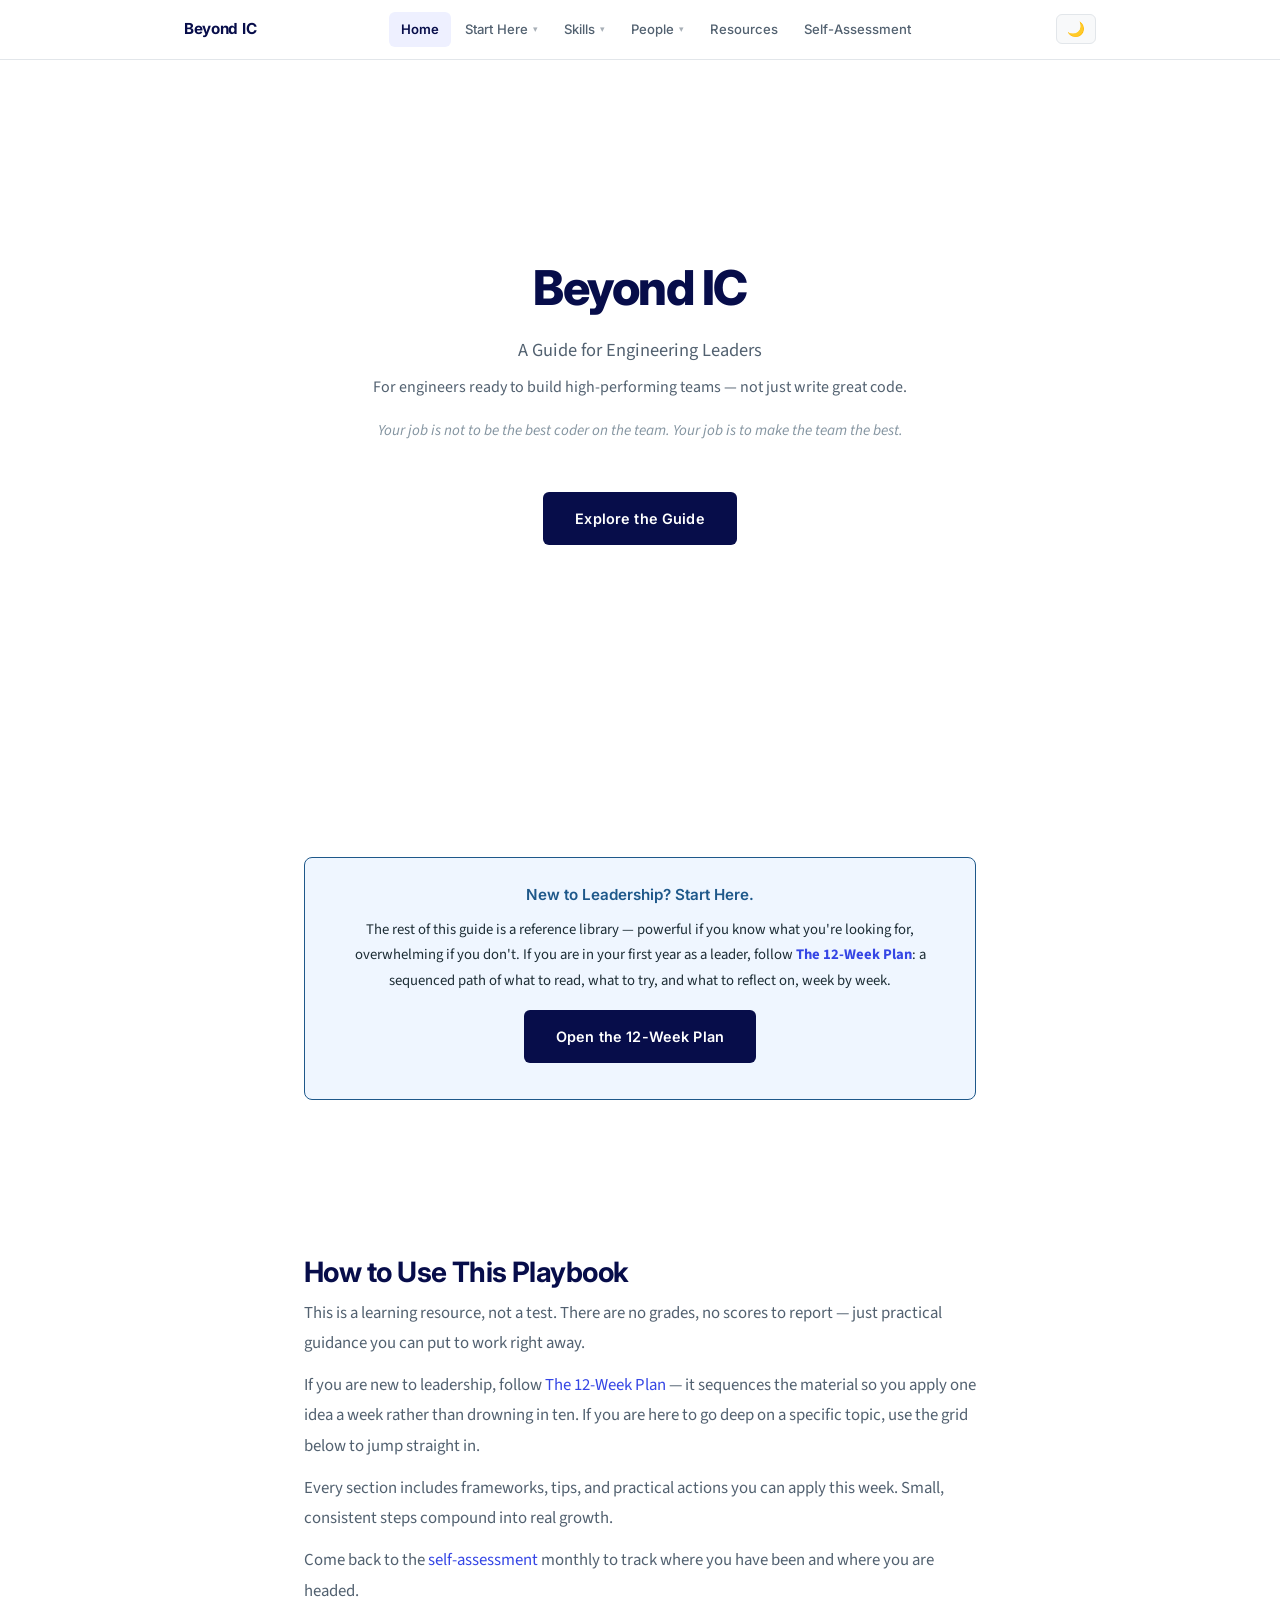
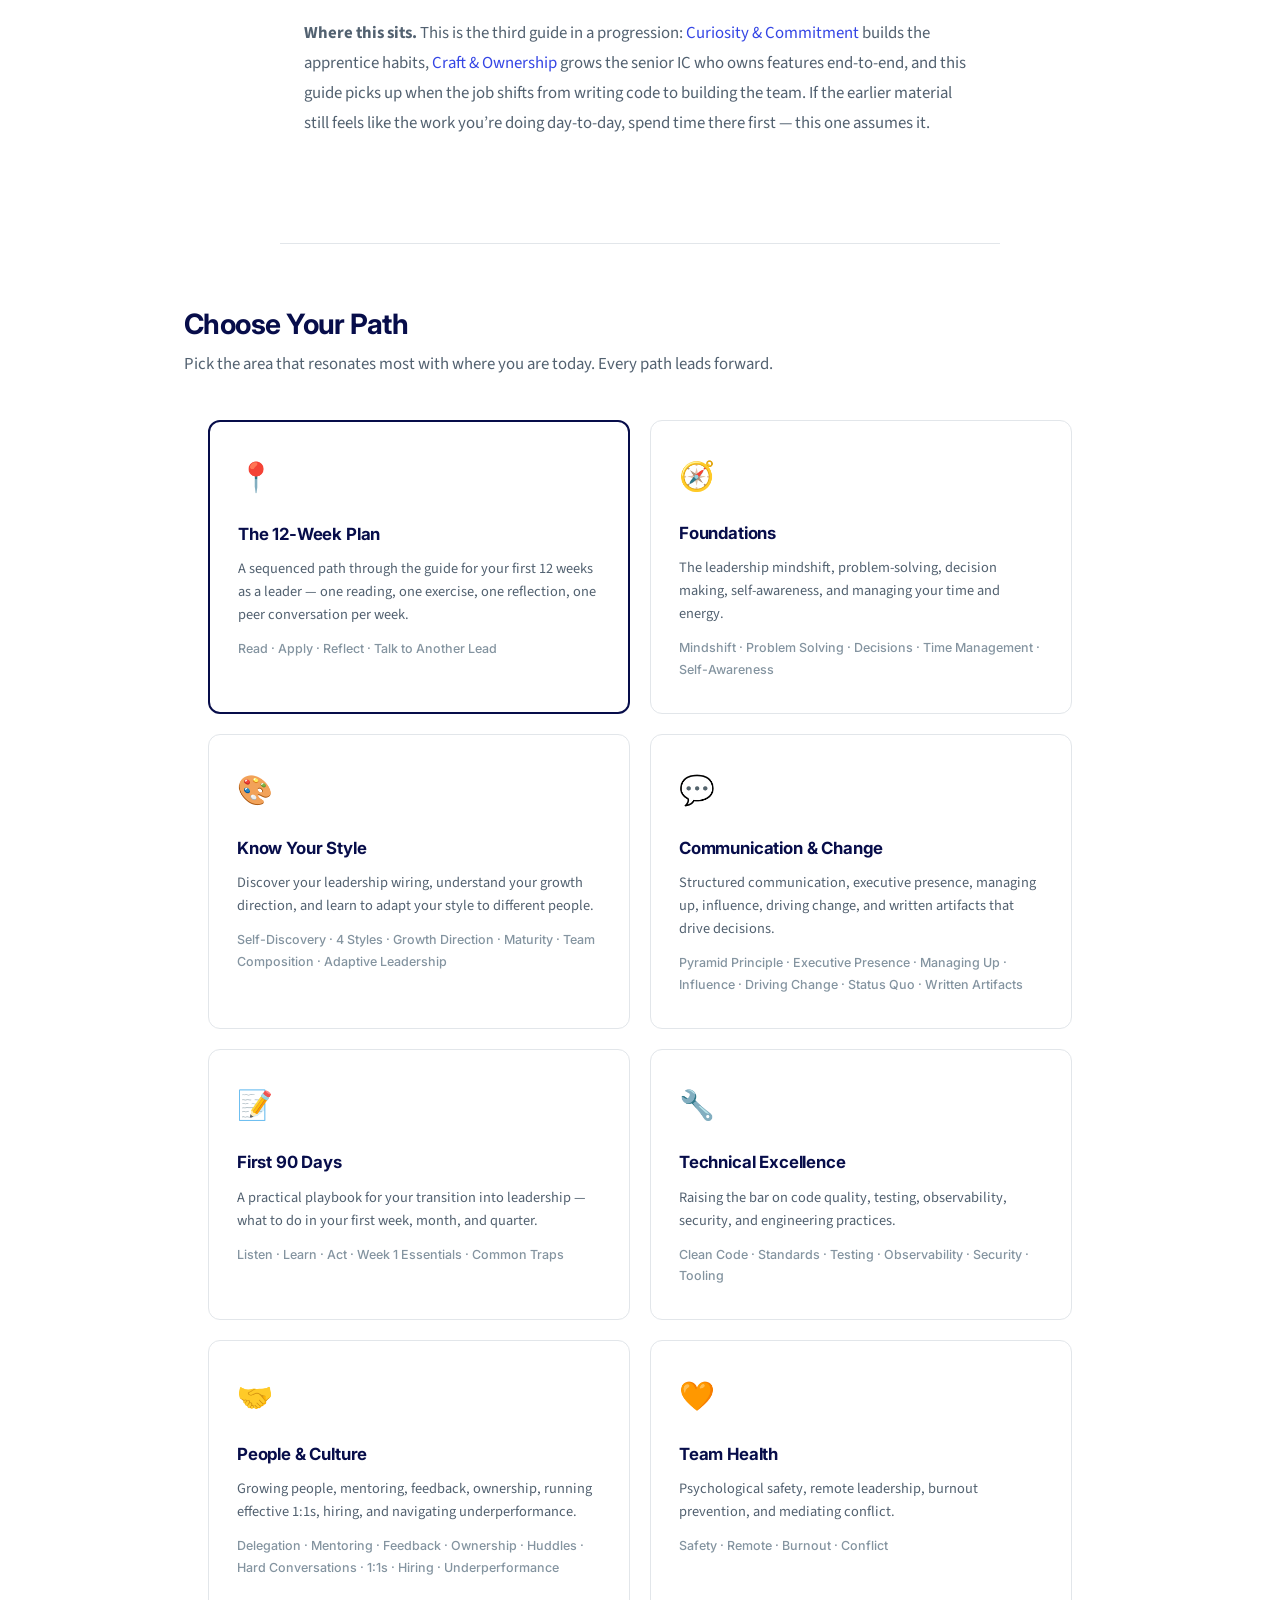
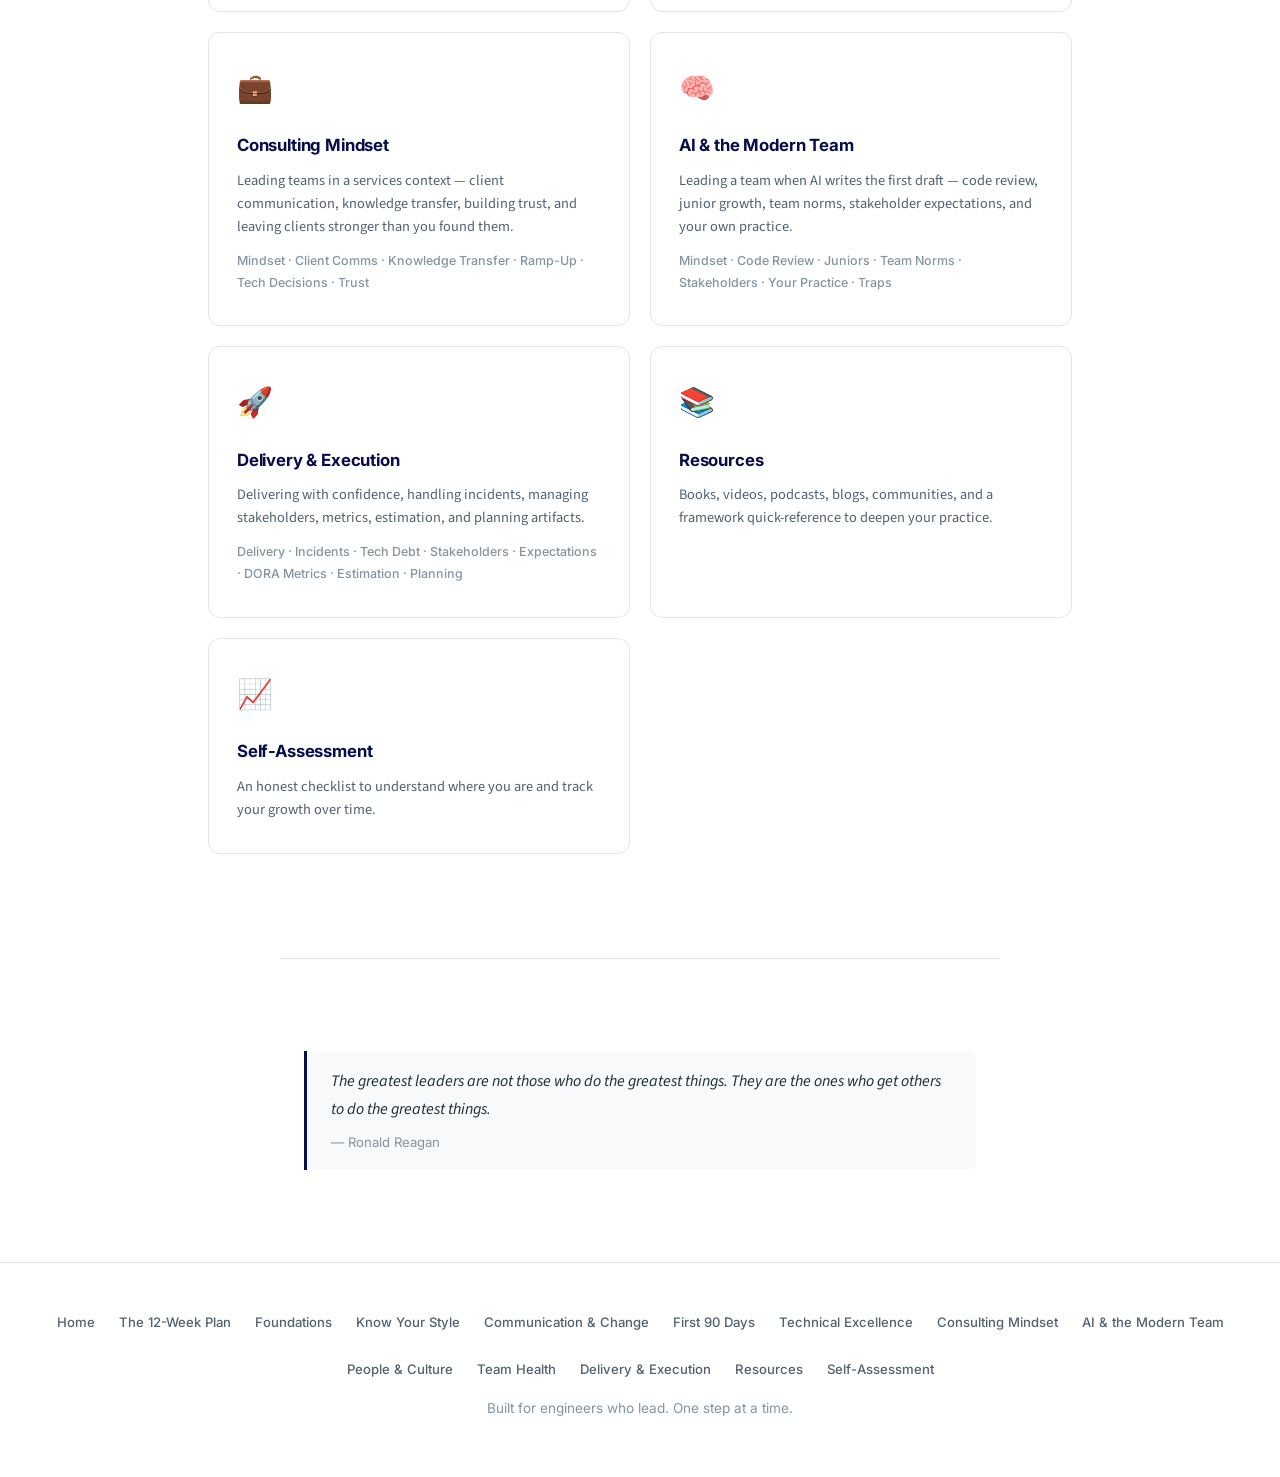
<file: index.html>
<!DOCTYPE html>
<html lang="en" data-theme="light">
<head>
  <meta charset="UTF-8">
  <meta name="viewport" content="width=device-width, initial-scale=1.0">
  <title>Beyond IC &mdash; A Guide for Engineering Leaders</title>
  <link rel="preconnect" href="https://fonts.googleapis.com">
  <link rel="preconnect" href="https://fonts.gstatic.com" crossorigin>
  <link href="https://fonts.googleapis.com/css2?family=Inter:wght@400;500;600;700;800&family=Source+Sans+3:wght@400;500;600;700&display=swap" rel="stylesheet">
  <link rel="stylesheet" href="css/styles.css">
</head>
<body data-current-page="index">

  <!-- ─── NAV ─── -->
  <nav id="navbar">
    <div class="nav-inner">
      <a href="index.html" class="nav-brand">Beyond IC</a>
      <div class="nav-links" id="navLinks">
        <a href="index.html">Home</a>
        <div class="nav-dropdown">
          <button class="nav-dropdown-toggle">Start Here</button>
          <div class="nav-dropdown-menu">
            <a href="12-week-plan.html">The 12-Week Plan</a>
            <a href="foundations.html">Foundations</a>
            <a href="leadership-styles.html">Know Your Style</a>
            <a href="first-90-days.html">First 90 Days</a>
          </div>
        </div>
        <div class="nav-dropdown">
          <button class="nav-dropdown-toggle">Skills</button>
          <div class="nav-dropdown-menu">
            <a href="communication-change.html">Communication &amp; Change</a>
            <a href="technical-excellence.html">Technical Excellence</a>
            <a href="delivery-execution.html">Delivery &amp; Execution</a>
            <a href="consulting-mindset.html">Consulting Mindset</a>
            <a href="ai-modern-team.html">AI &amp; the Modern Team</a>
          </div>
        </div>
        <div class="nav-dropdown">
          <button class="nav-dropdown-toggle">People</button>
          <div class="nav-dropdown-menu">
            <a href="people-culture.html">People &amp; Culture</a>
            <a href="team-health.html">Team Health</a>
          </div>
        </div>
        <a href="resources.html">Resources</a>
        <a href="self-assessment.html">Self-Assessment</a>
      </div>
      <div class="nav-right">
        <button class="theme-toggle" id="themeBtn" onclick="toggleTheme()" aria-label="Toggle dark mode">&#127769;</button>
        <button class="hamburger" onclick="toggleMenu()" aria-label="Open menu">&#9776;</button>
      </div>
    </div>
  </nav>

  <!-- ─── HERO ─── -->
  <div class="hero">
    <div class="hero-content">
      <h1>Beyond IC</h1>
      <p class="subtitle">A Guide for Engineering Leaders</p>
      <p class="subtitle" style="font-size:1rem;margin-top:-8px;">For engineers ready to build high-performing teams &mdash; not just write great code.</p>
      <p class="tagline">Your job is not to be the best coder on the team. Your job is to make the team the best.</p>
      <a href="#paths" class="cta-btn">Explore the Guide</a>
    </div>
  </div>

  <!-- ─── NEW LEADER CALLOUT ─── -->
  <section class="fade-in">
    <div class="key-insight" style="text-align: center;">
      <h4>New to Leadership? Start Here.</h4>
      <p>The rest of this guide is a reference library &mdash; powerful if you know what you're looking for, overwhelming if you don't. If you are in your first year as a leader, follow <a href="12-week-plan.html"><strong>The 12-Week Plan</strong></a>: a sequenced path of what to read, what to try, and what to reflect on, week by week.</p>
      <p style="margin-top: 12px;"><a href="12-week-plan.html" class="cta-btn" style="display: inline-block; margin-top: 4px;">Open the 12-Week Plan</a></p>
    </div>
  </section>

  <!-- ─── HOW TO USE ─── -->
  <section class="fade-in">
    <h2>How to Use This Playbook</h2>
    <div class="section-intro">
      <p>This is a learning resource, not a test. There are no grades, no scores to report &mdash; just practical guidance you can put to work right away.</p>
      <p>If you are new to leadership, follow <a href="12-week-plan.html">The 12-Week Plan</a> &mdash; it sequences the material so you apply one idea a week rather than drowning in ten. If you are here to go deep on a specific topic, use the grid below to jump straight in.</p>
      <p>Every section includes frameworks, tips, and practical actions you can apply this week. Small, consistent steps compound into real growth.</p>
      <p>Come back to the <a href="self-assessment.html">self-assessment</a> monthly to track where you have been and where you are headed.</p>
      <p><strong>Where this sits.</strong> This is the third guide in a progression: <a href="https://sujitkamthe.github.io/curiosity-commitment/" target="_blank" rel="noopener">Curiosity &amp; Commitment</a> builds the apprentice habits, <a href="https://sujitkamthe.github.io/craft-ownership/" target="_blank" rel="noopener">Craft &amp; Ownership</a> grows the senior IC who owns features end-to-end, and this guide picks up when the job shifts from writing code to building the team. If the earlier material still feels like the work you&rsquo;re doing day-to-day, spend time there first &mdash; this one assumes it.</p>
    </div>
  </section>

  <div class="section-divider"></div>

  <!-- ─── CHOOSE YOUR PATH ─── -->
  <section class="wide fade-in" id="paths">
    <h2>Choose Your Path</h2>
    <p class="section-intro">Pick the area that resonates most with where you are today. Every path leads forward.</p>

    <div class="path-grid">

      <!-- Card: The 12-Week Plan -->
      <a href="12-week-plan.html" class="path-card" style="border: 2px solid var(--accent);">
        <span class="path-icon">&#128205;</span>
        <h3>The 12-Week Plan</h3>
        <p>A sequenced path through the guide for your first 12 weeks as a leader &mdash; one reading, one exercise, one reflection, one peer conversation per week.</p>
        <div class="path-chapters">Read &middot; Apply &middot; Reflect &middot; Talk to Another Lead</div>
      </a>

      <!-- Card 1: Foundations -->
      <a href="foundations.html" class="path-card">
        <span class="path-icon">&#129517;</span>
        <h3>Foundations</h3>
        <p>The leadership mindshift, problem-solving, decision making, self-awareness, and managing your time and energy.</p>
        <div class="path-chapters">Mindshift &middot; Problem Solving &middot; Decisions &middot; Time Management &middot; Self-Awareness</div>
      </a>

      <!-- Card: Know Your Style -->
      <a href="leadership-styles.html" class="path-card">
        <span class="path-icon">&#127912;</span>
        <h3>Know Your Style</h3>
        <p>Discover your leadership wiring, understand your growth direction, and learn to adapt your style to different people.</p>
        <div class="path-chapters">Self-Discovery &middot; 4 Styles &middot; Growth Direction &middot; Maturity &middot; Team Composition &middot; Adaptive Leadership</div>
      </a>

      <!-- Card 1.5: Communication & Change -->
      <a href="communication-change.html" class="path-card">
        <span class="path-icon">&#128172;</span>
        <h3>Communication &amp; Change</h3>
        <p>Structured communication, executive presence, managing up, influence, driving change, and written artifacts that drive decisions.</p>
        <div class="path-chapters">Pyramid Principle &middot; Executive Presence &middot; Managing Up &middot; Influence &middot; Driving Change &middot; Status Quo &middot; Written Artifacts</div>
      </a>

      <!-- Card: First 90 Days -->
      <a href="first-90-days.html" class="path-card">
        <span class="path-icon">&#128221;</span>
        <h3>First 90 Days</h3>
        <p>A practical playbook for your transition into leadership &mdash; what to do in your first week, month, and quarter.</p>
        <div class="path-chapters">Listen &middot; Learn &middot; Act &middot; Week 1 Essentials &middot; Common Traps</div>
      </a>

      <!-- Card 2: Technical Excellence -->
      <a href="technical-excellence.html" class="path-card">
        <span class="path-icon">&#128295;</span>
        <h3>Technical Excellence</h3>
        <p>Raising the bar on code quality, testing, observability, security, and engineering practices.</p>
        <div class="path-chapters">Clean Code &middot; Standards &middot; Testing &middot; Observability &middot; Security &middot; Tooling</div>
      </a>

      <!-- Card 3: People & Culture -->
      <a href="people-culture.html" class="path-card">
        <span class="path-icon">&#129309;</span>
        <h3>People &amp; Culture</h3>
        <p>Growing people, mentoring, feedback, ownership, running effective 1:1s, hiring, and navigating underperformance.</p>
        <div class="path-chapters">Delegation &middot; Mentoring &middot; Feedback &middot; Ownership &middot; Huddles &middot; Hard Conversations &middot; 1:1s &middot; Hiring &middot; Underperformance</div>
      </a>

      <!-- Card: Team Health -->
      <a href="team-health.html" class="path-card">
        <span class="path-icon">&#129505;</span>
        <h3>Team Health</h3>
        <p>Psychological safety, remote leadership, burnout prevention, and mediating conflict.</p>
        <div class="path-chapters">Safety &middot; Remote &middot; Burnout &middot; Conflict</div>
      </a>

      <!-- Card: Consulting Mindset -->
      <a href="consulting-mindset.html" class="path-card">
        <span class="path-icon">&#128188;</span>
        <h3>Consulting Mindset</h3>
        <p>Leading teams in a services context &mdash; client communication, knowledge transfer, building trust, and leaving clients stronger than you found them.</p>
        <div class="path-chapters">Mindset &middot; Client Comms &middot; Knowledge Transfer &middot; Ramp-Up &middot; Tech Decisions &middot; Trust</div>
      </a>

      <!-- Card: AI & the Modern Team -->
      <a href="ai-modern-team.html" class="path-card">
        <span class="path-icon">&#129504;</span>
        <h3>AI &amp; the Modern Team</h3>
        <p>Leading a team when AI writes the first draft &mdash; code review, junior growth, team norms, stakeholder expectations, and your own practice.</p>
        <div class="path-chapters">Mindset &middot; Code Review &middot; Juniors &middot; Team Norms &middot; Stakeholders &middot; Your Practice &middot; Traps</div>
      </a>

      <!-- Card 4: Delivery & Execution -->
      <a href="delivery-execution.html" class="path-card">
        <span class="path-icon">&#128640;</span>
        <h3>Delivery &amp; Execution</h3>
        <p>Delivering with confidence, handling incidents, managing stakeholders, metrics, estimation, and planning artifacts.</p>
        <div class="path-chapters">Delivery &middot; Incidents &middot; Tech Debt &middot; Stakeholders &middot; Expectations &middot; DORA Metrics &middot; Estimation &middot; Planning</div>
      </a>

      <!-- Card 5: Resources -->
      <a href="resources.html" class="path-card">
        <span class="path-icon">&#128218;</span>
        <h3>Resources</h3>
        <p>Books, videos, podcasts, blogs, communities, and a framework quick-reference to deepen your practice.</p>
      </a>

      <!-- Card 6: Self-Assessment -->
      <a href="self-assessment.html" class="path-card">
        <span class="path-icon">&#128200;</span>
        <h3>Self-Assessment</h3>
        <p>An honest checklist to understand where you are and track your growth over time.</p>
      </a>

    </div>
  </section>

  <div class="section-divider"></div>

  <!-- ─── CLOSING QUOTE ─── -->
  <section class="fade-in">
    <div class="quote">
      <p>The greatest leaders are not those who do the greatest things. They are the ones who get others to do the greatest things.</p>
      <div class="attribution">&mdash; Ronald Reagan</div>
    </div>
  </section>

  <!-- ─── FOOTER ─── -->
  <footer>
    <div class="footer-links">
      <a href="index.html">Home</a>
      <a href="12-week-plan.html">The 12-Week Plan</a>
      <a href="foundations.html">Foundations</a>
      <a href="leadership-styles.html">Know Your Style</a>
      <a href="communication-change.html">Communication &amp; Change</a>
      <a href="first-90-days.html">First 90 Days</a>
      <a href="technical-excellence.html">Technical Excellence</a>
      <a href="consulting-mindset.html">Consulting Mindset</a>
      <a href="ai-modern-team.html">AI &amp; the Modern Team</a>
      <a href="people-culture.html">People &amp; Culture</a>
      <a href="team-health.html">Team Health</a>
      <a href="delivery-execution.html">Delivery &amp; Execution</a>
      <a href="resources.html">Resources</a>
      <a href="self-assessment.html">Self-Assessment</a>
    </div>
    <p>Built for engineers who lead. One step at a time.</p>
  </footer>

  <script src="js/script.js"></script>
</body>
</html>
</file>
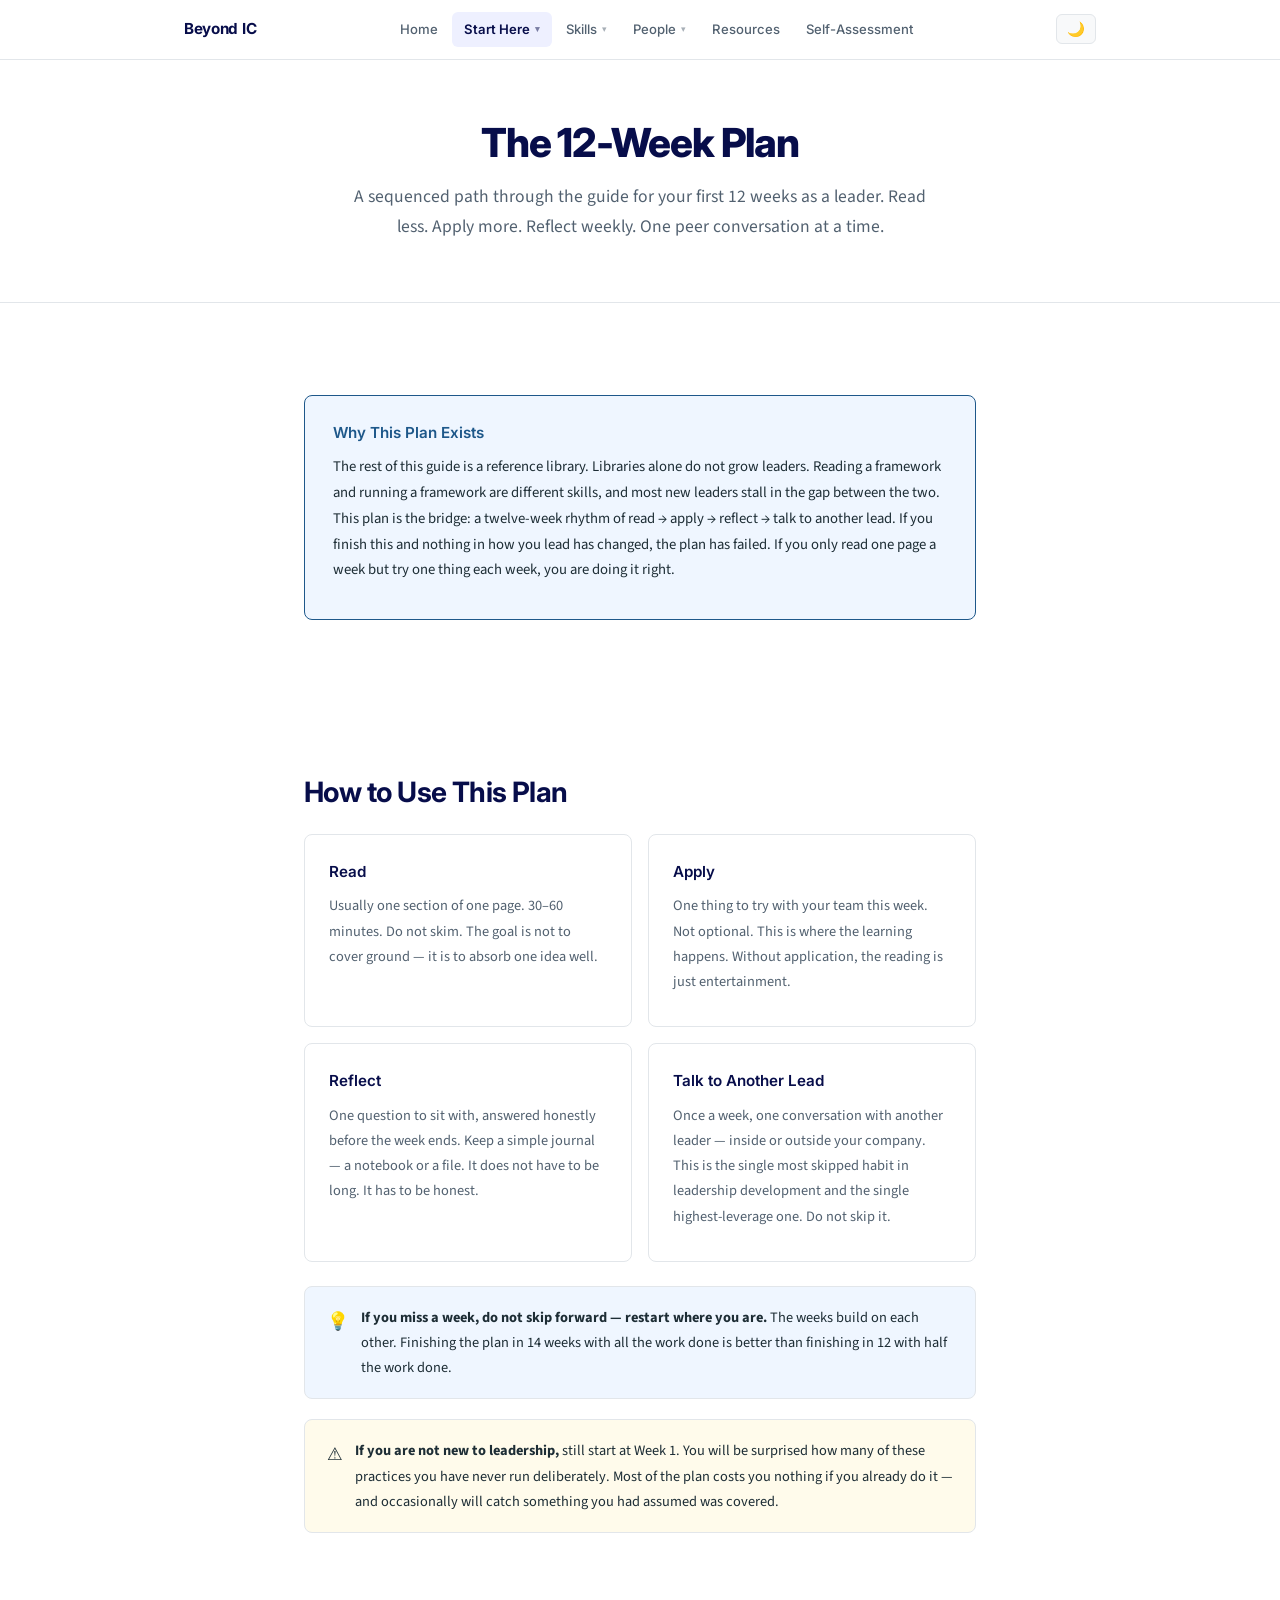
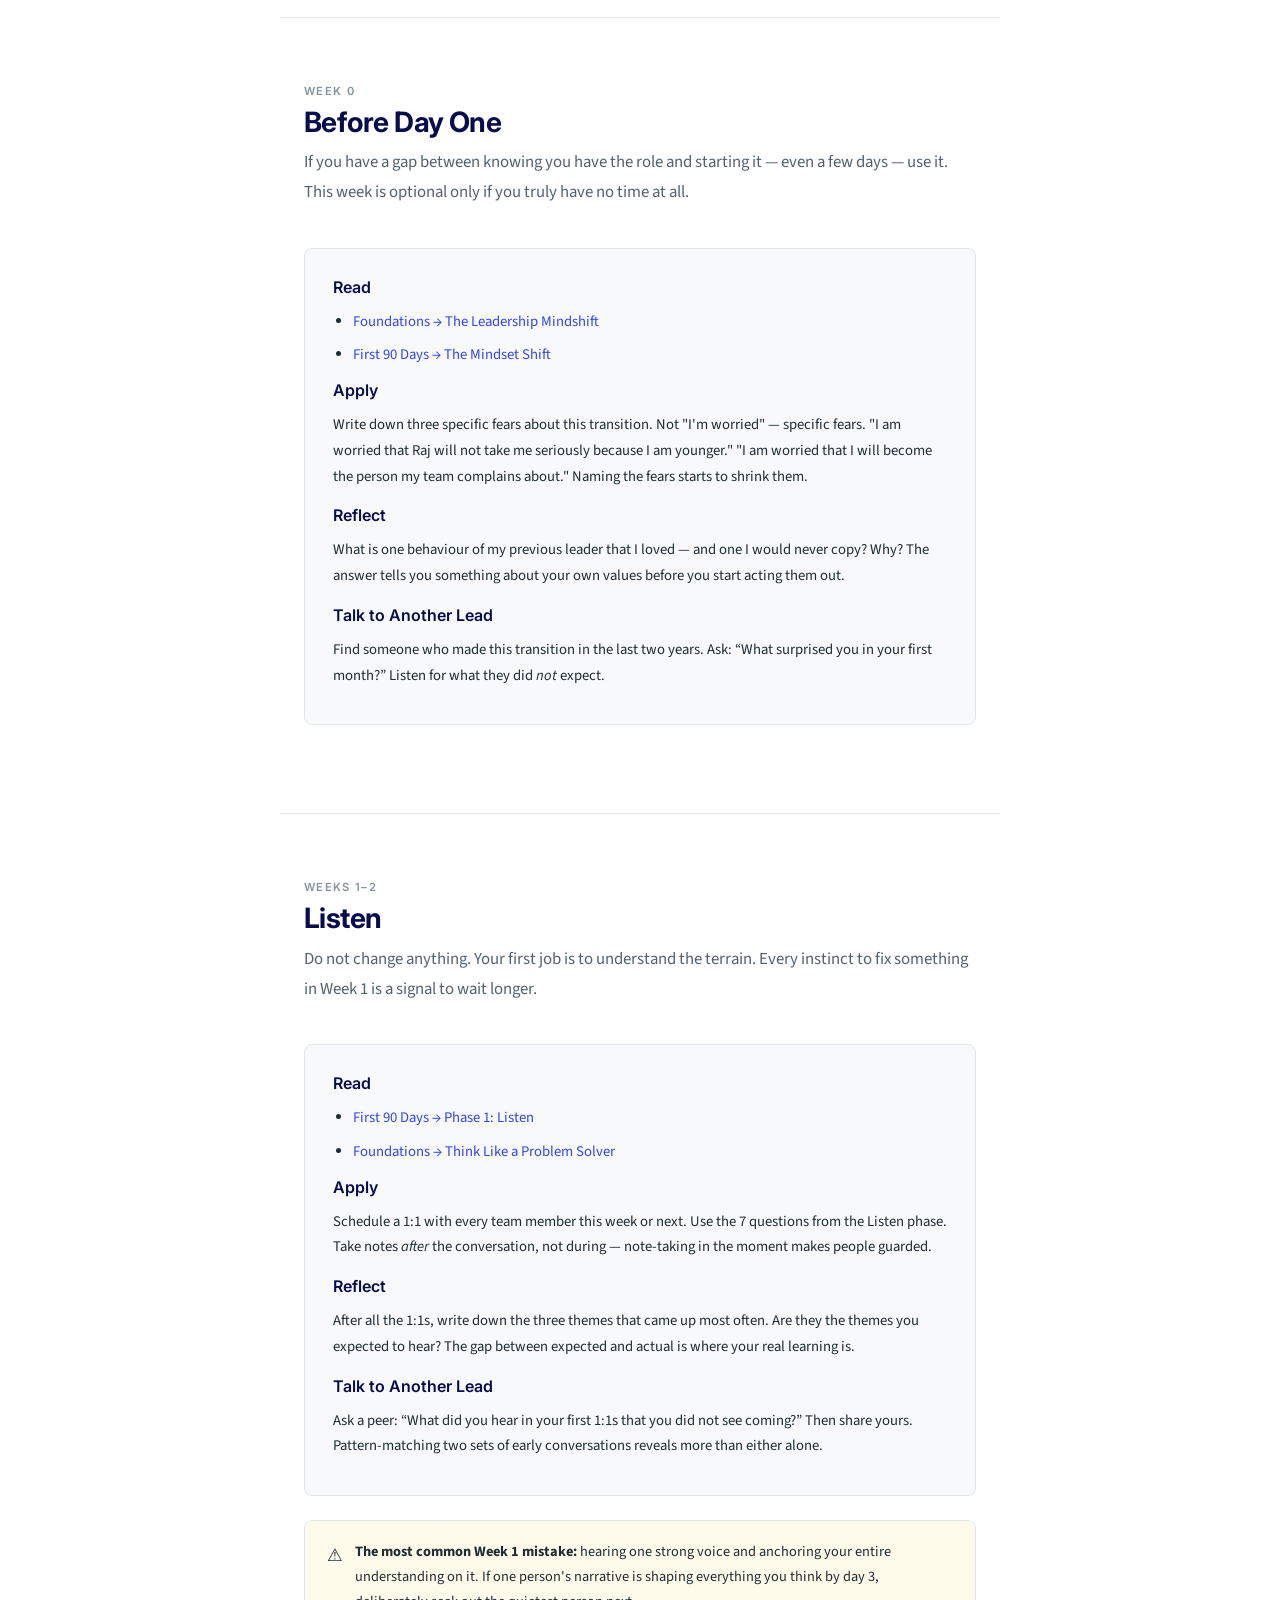
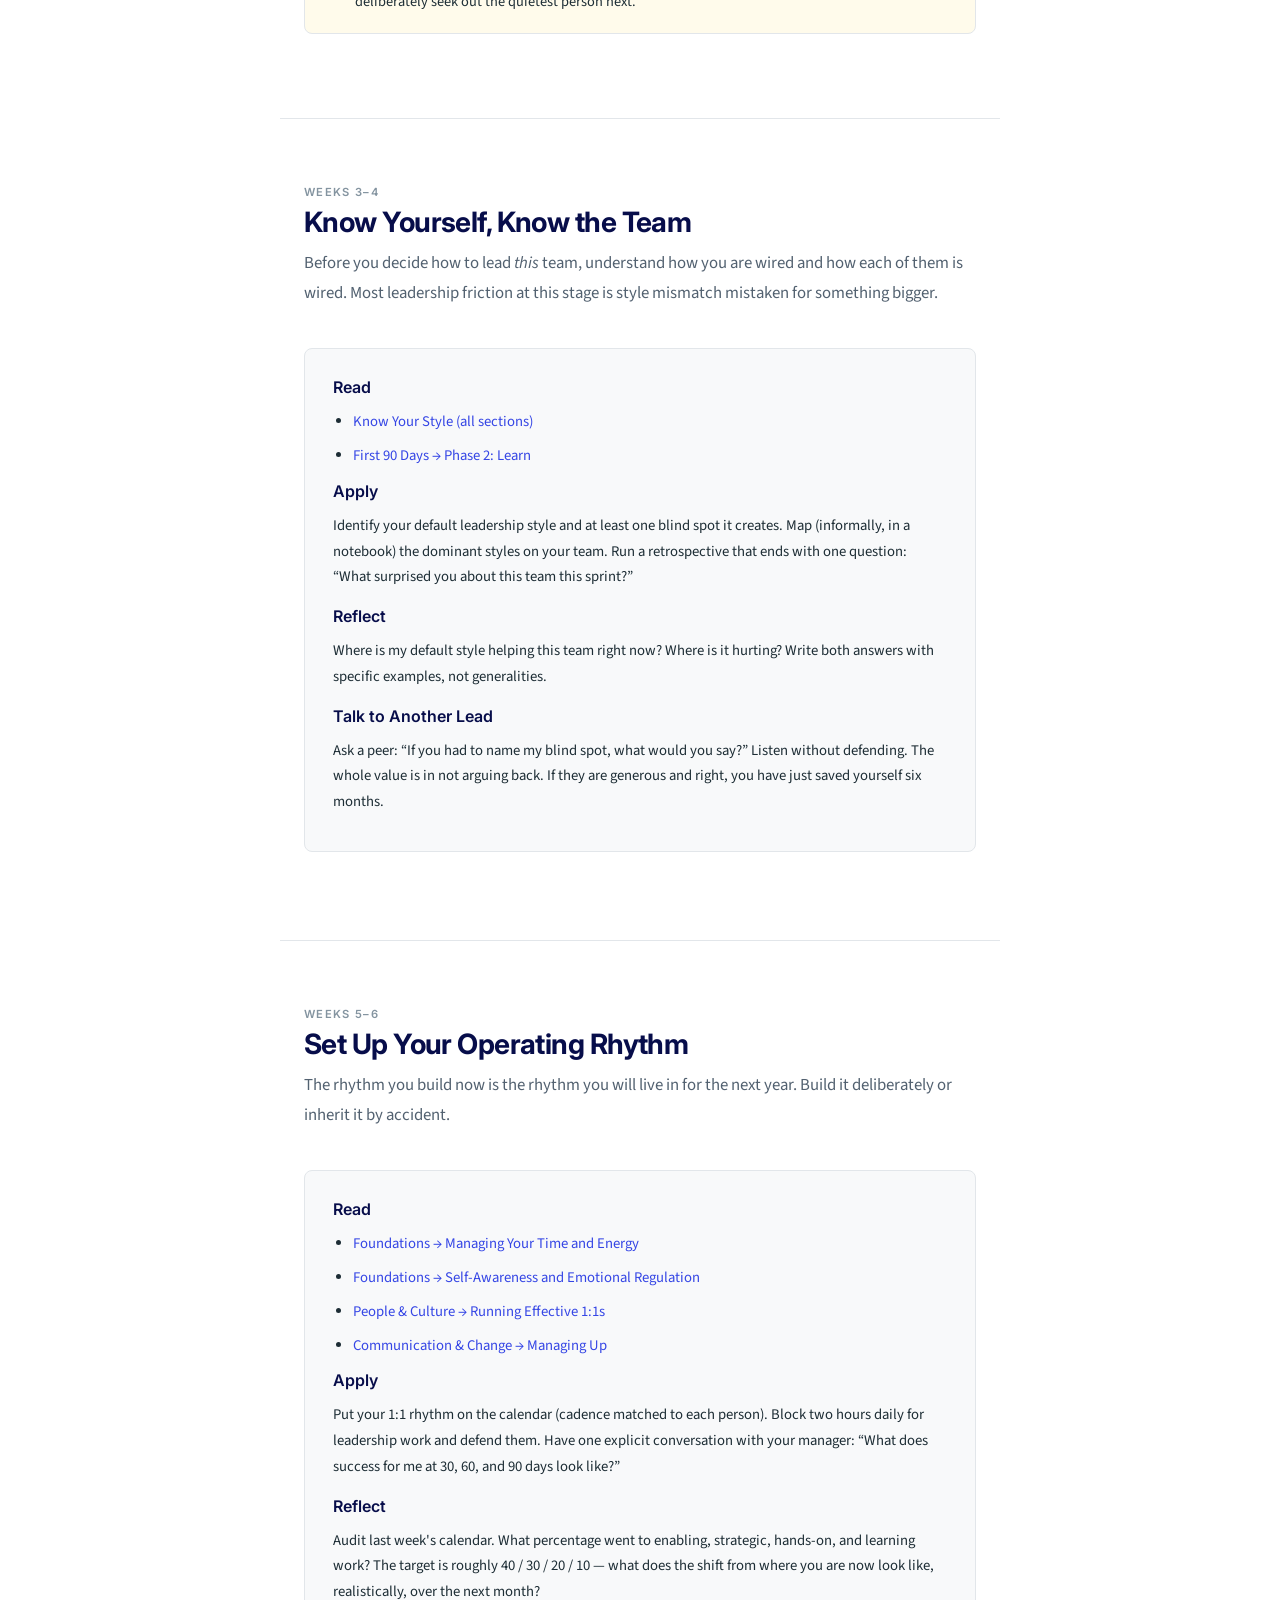
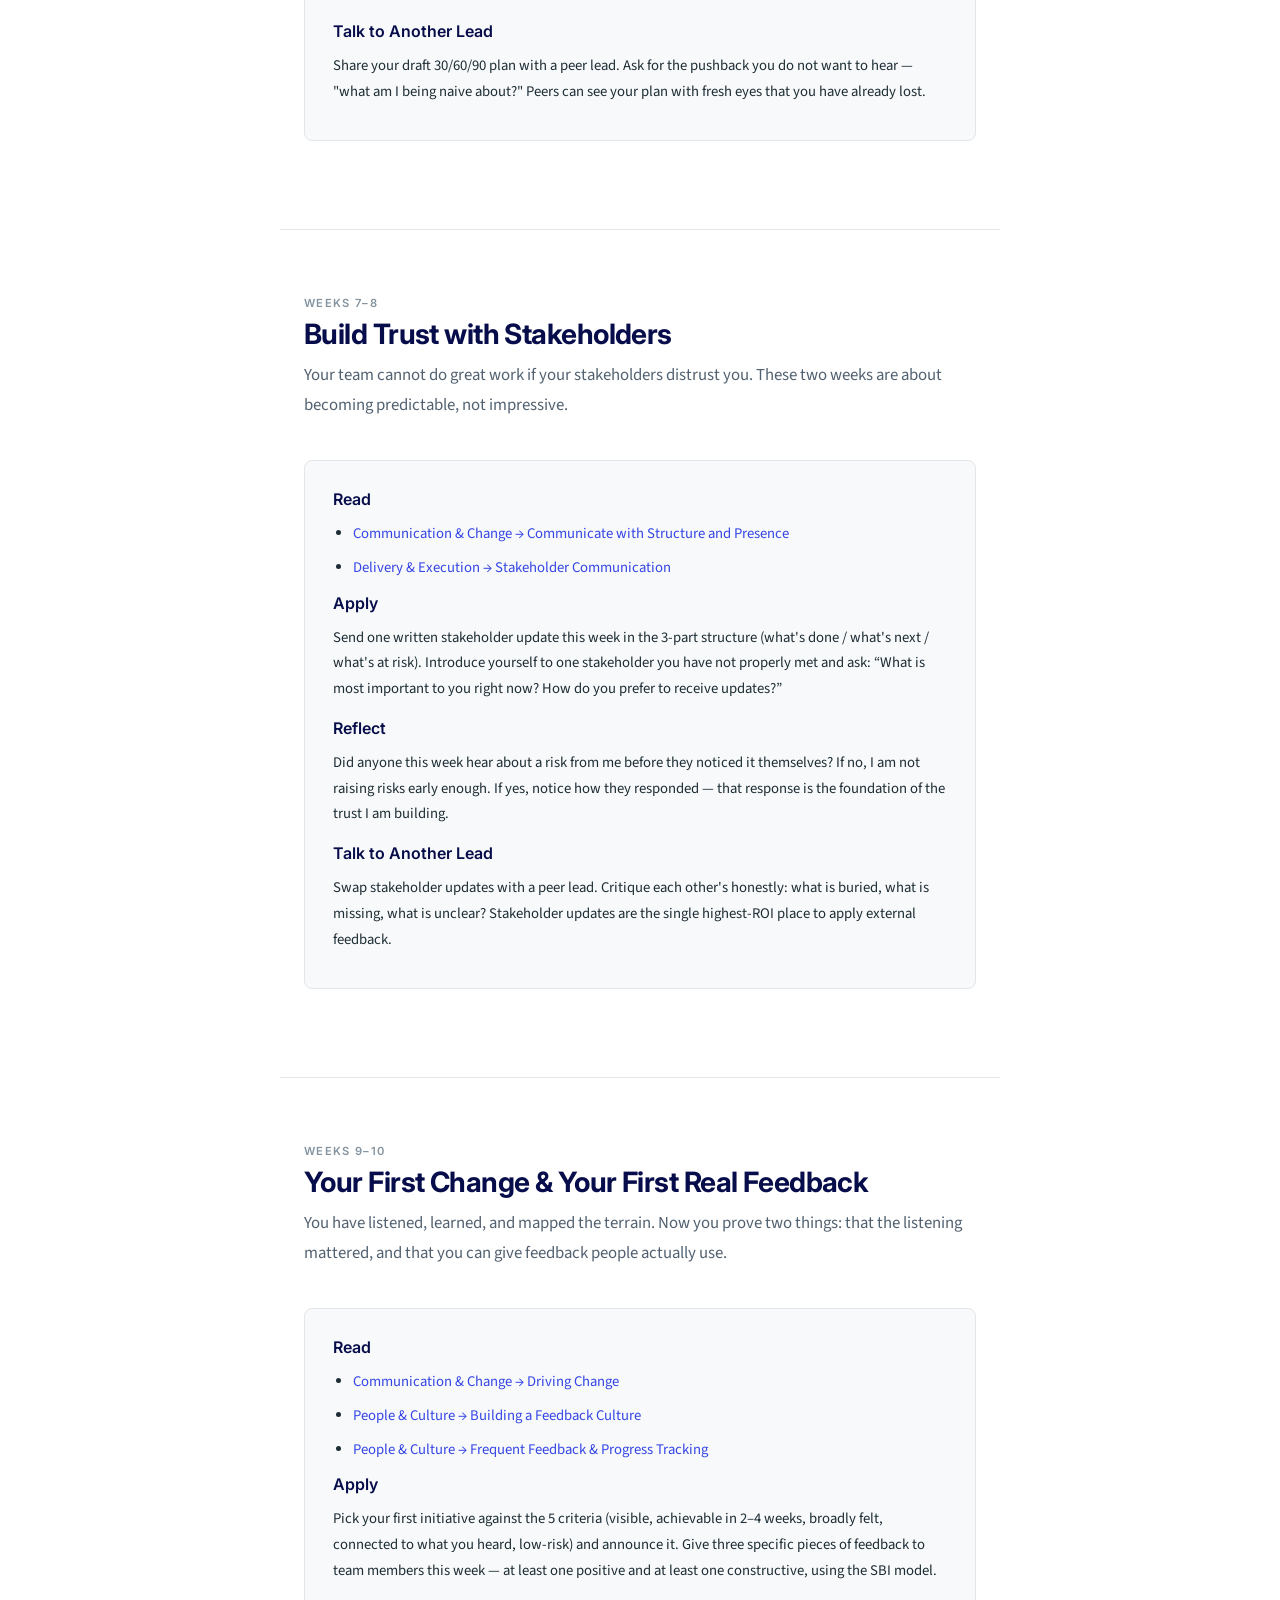
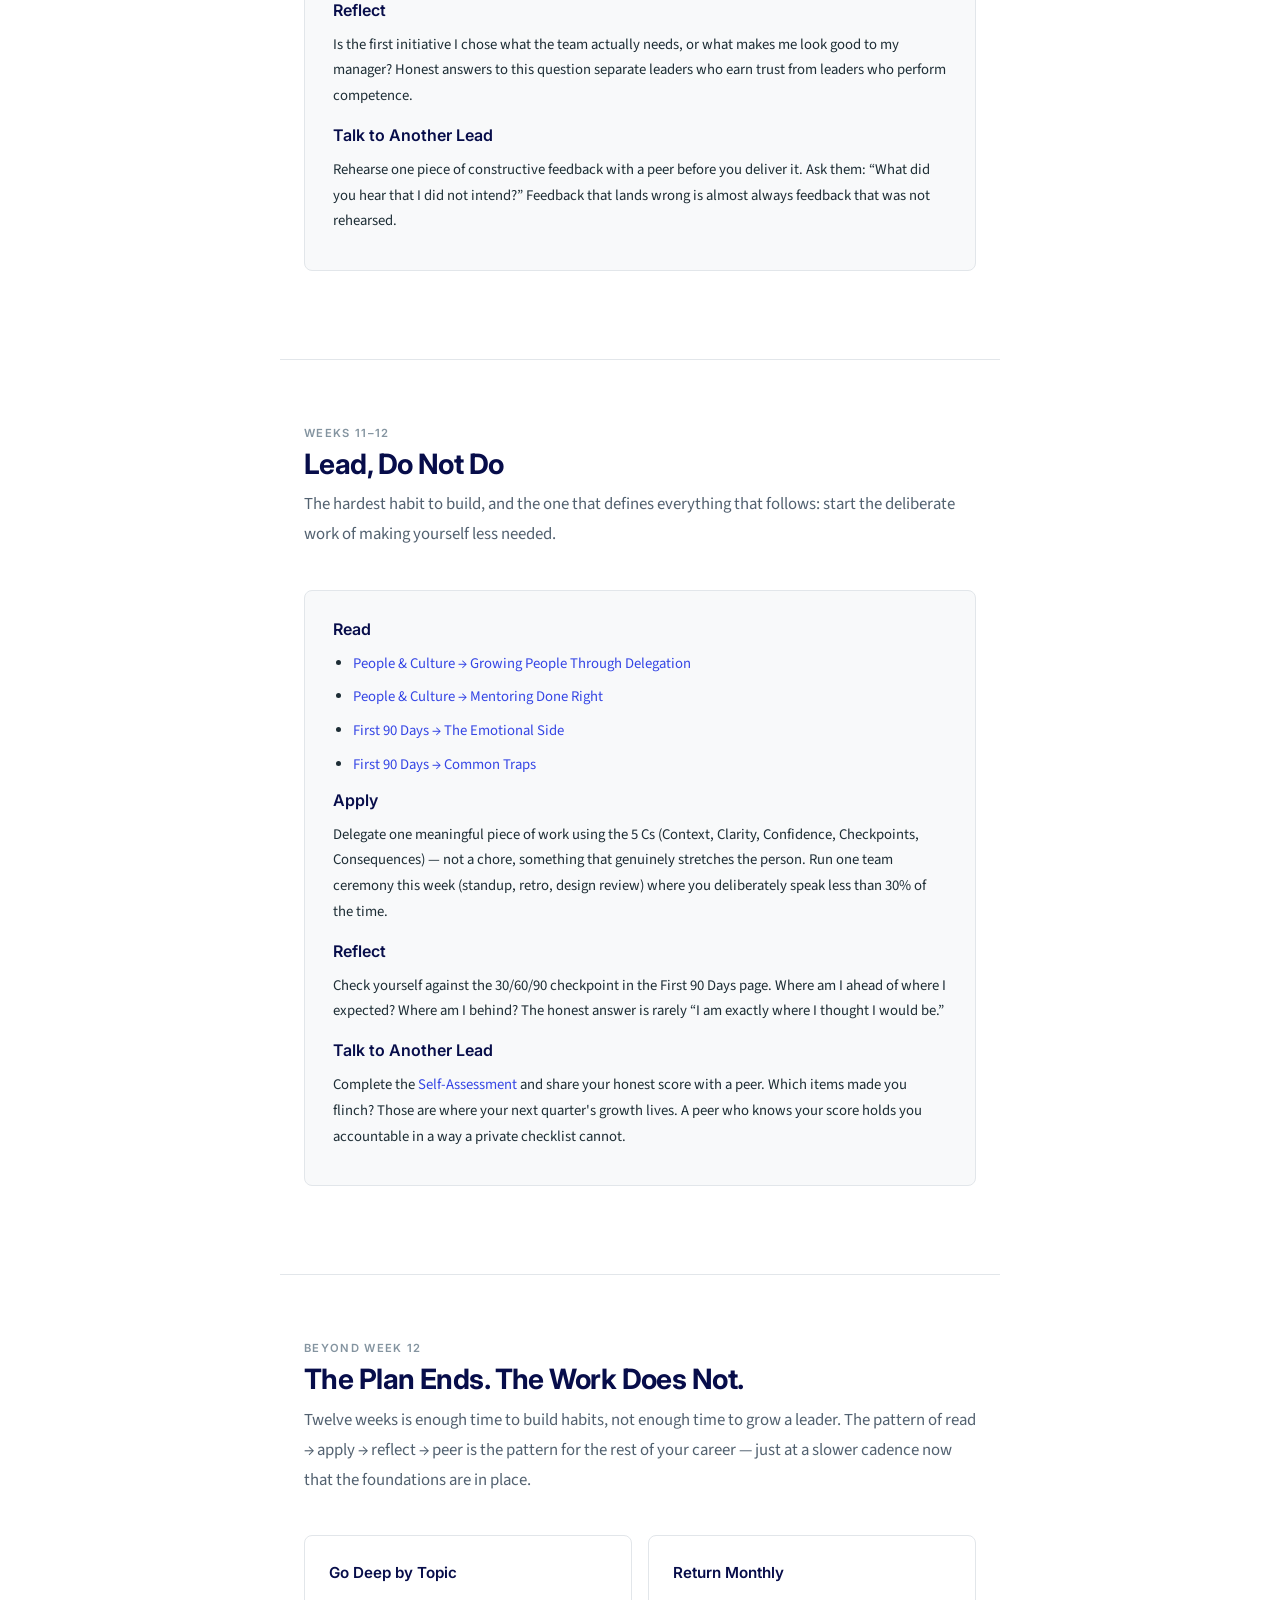
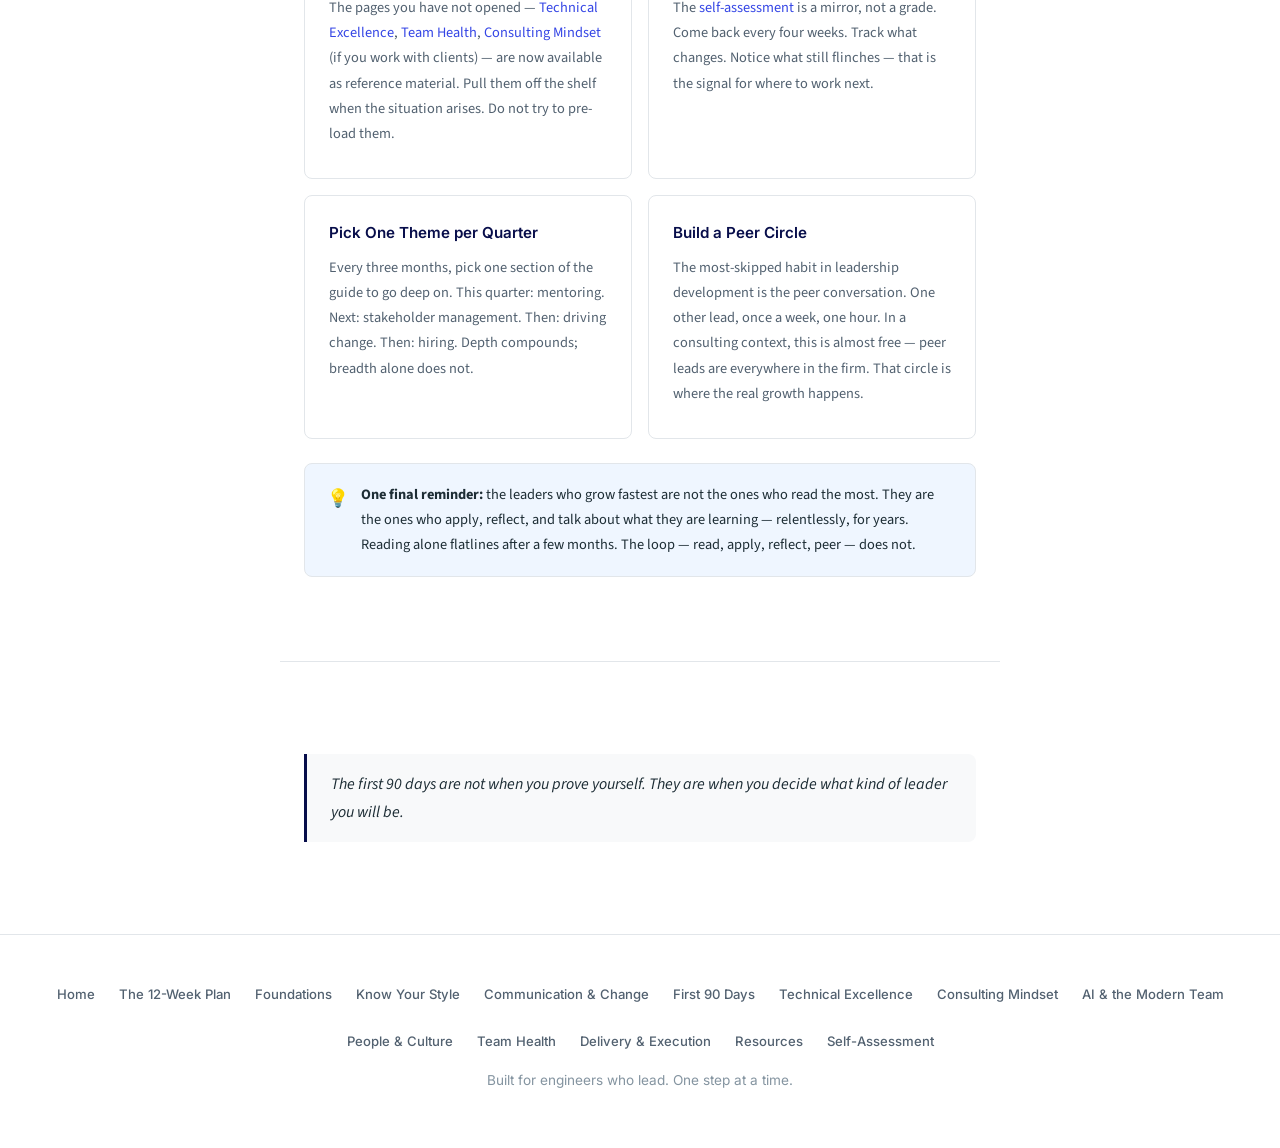
<file: 12-week-plan.html>
<!DOCTYPE html>
<html lang="en" data-theme="light">
<head>
  <meta charset="UTF-8">
  <meta name="viewport" content="width=device-width, initial-scale=1.0">
  <title>The 12-Week Plan &mdash; Beyond IC</title>
  <link rel="preconnect" href="https://fonts.googleapis.com">
  <link rel="preconnect" href="https://fonts.gstatic.com" crossorigin>
  <link href="https://fonts.googleapis.com/css2?family=Inter:wght@400;500;600;700;800&family=Source+Sans+3:wght@400;500;600;700&display=swap" rel="stylesheet">
  <link rel="stylesheet" href="css/styles.css">
</head>
<body data-current-page="12-week-plan.html">

  <!-- ─── NAV ─── -->
  <nav id="navbar">
    <div class="nav-inner">
      <a href="index.html" class="nav-brand">Beyond IC</a>
      <div class="nav-links" id="navLinks">
        <a href="index.html">Home</a>
        <div class="nav-dropdown">
          <button class="nav-dropdown-toggle">Start Here</button>
          <div class="nav-dropdown-menu">
            <a href="12-week-plan.html">The 12-Week Plan</a>
            <a href="foundations.html">Foundations</a>
            <a href="leadership-styles.html">Know Your Style</a>
            <a href="first-90-days.html">First 90 Days</a>
          </div>
        </div>
        <div class="nav-dropdown">
          <button class="nav-dropdown-toggle">Skills</button>
          <div class="nav-dropdown-menu">
            <a href="communication-change.html">Communication &amp; Change</a>
            <a href="technical-excellence.html">Technical Excellence</a>
            <a href="delivery-execution.html">Delivery &amp; Execution</a>
            <a href="consulting-mindset.html">Consulting Mindset</a>
            <a href="ai-modern-team.html">AI &amp; the Modern Team</a>
          </div>
        </div>
        <div class="nav-dropdown">
          <button class="nav-dropdown-toggle">People</button>
          <div class="nav-dropdown-menu">
            <a href="people-culture.html">People &amp; Culture</a>
            <a href="team-health.html">Team Health</a>
          </div>
        </div>
        <a href="resources.html">Resources</a>
        <a href="self-assessment.html">Self-Assessment</a>
      </div>
      <div class="nav-right">
        <button class="theme-toggle" id="themeBtn" onclick="toggleTheme()" aria-label="Toggle dark mode">&#127769;</button>
        <button class="hamburger" onclick="toggleMenu()" aria-label="Open menu">&#9776;</button>
      </div>
    </div>
  </nav>

  <!-- ─── PAGE HEADER ─── -->
  <div class="page-header">
    <h1>The 12-Week Plan</h1>
    <p class="subtitle">A sequenced path through the guide for your first 12 weeks as a leader. Read less. Apply more. Reflect weekly. One peer conversation at a time.</p>
  </div>

  <!-- ─── WHY THIS PLAN ─── -->
  <section class="fade-in">
    <div class="key-insight">
      <h4>Why This Plan Exists</h4>
      <p>The rest of this guide is a reference library. Libraries alone do not grow leaders. Reading a framework and running a framework are different skills, and most new leaders stall in the gap between the two. This plan is the bridge: a twelve-week rhythm of read &rarr; apply &rarr; reflect &rarr; talk to another lead. If you finish this and nothing in how you lead has changed, the plan has failed. If you only read one page a week but try one thing each week, you are doing it right.</p>
    </div>
  </section>

  <!-- ─── HOW TO USE ─── -->
  <section class="fade-in">
    <h2>How to Use This Plan</h2>
    <div class="card-grid two-col">
      <div class="card">
        <h4>Read</h4>
        <p>Usually one section of one page. 30&ndash;60 minutes. Do not skim. The goal is not to cover ground &mdash; it is to absorb one idea well.</p>
      </div>
      <div class="card">
        <h4>Apply</h4>
        <p>One thing to try with your team this week. Not optional. This is where the learning happens. Without application, the reading is just entertainment.</p>
      </div>
      <div class="card">
        <h4>Reflect</h4>
        <p>One question to sit with, answered honestly before the week ends. Keep a simple journal &mdash; a notebook or a file. It does not have to be long. It has to be honest.</p>
      </div>
      <div class="card">
        <h4>Talk to Another Lead</h4>
        <p>Once a week, one conversation with another leader &mdash; inside or outside your company. This is the single most skipped habit in leadership development and the single highest-leverage one. Do not skip it.</p>
      </div>
    </div>

    <div class="tip info-tip">
      <span class="tip-icon">&#128161;</span>
      <p><strong>If you miss a week, do not skip forward &mdash; restart where you are.</strong> The weeks build on each other. Finishing the plan in 14 weeks with all the work done is better than finishing in 12 with half the work done.</p>
    </div>

    <div class="tip warning-tip">
      <span class="tip-icon">&#9888;</span>
      <p><strong>If you are not new to leadership,</strong> still start at Week 1. You will be surprised how many of these practices you have never run deliberately. Most of the plan costs you nothing if you already do it &mdash; and occasionally will catch something you had assumed was covered.</p>
    </div>
  </section>

  <div class="section-divider"></div>

  <!-- ═══════════════════════════════════════════════════════════
       THE PLAN
       ═══════════════════════════════════════════════════════════ -->

  <!-- ─── WEEK 0 ─── -->
  <section class="fade-in" id="week-0">
    <span class="section-num">Week 0</span>
    <h2>Before Day One</h2>
    <p class="section-intro">If you have a gap between knowing you have the role and starting it &mdash; even a few days &mdash; use it. This week is optional only if you truly have no time at all.</p>

    <div class="framework">
      <h4>Read</h4>
      <ul>
        <li><a href="foundations.html#mindshift">Foundations &rarr; The Leadership Mindshift</a></li>
        <li><a href="first-90-days.html#mindset-shift">First 90 Days &rarr; The Mindset Shift</a></li>
      </ul>

      <h4>Apply</h4>
      <p>Write down three specific fears about this transition. Not "I'm worried" &mdash; specific fears. "I am worried that Raj will not take me seriously because I am younger." "I am worried that I will become the person my team complains about." Naming the fears starts to shrink them.</p>

      <h4>Reflect</h4>
      <p>What is one behaviour of my previous leader that I loved &mdash; and one I would never copy? Why? The answer tells you something about your own values before you start acting them out.</p>

      <h4>Talk to Another Lead</h4>
      <p>Find someone who made this transition in the last two years. Ask: &ldquo;What surprised you in your first month?&rdquo; Listen for what they did <em>not</em> expect.</p>
    </div>
  </section>

  <div class="section-divider"></div>

  <!-- ─── WEEKS 1-2 ─── -->
  <section class="fade-in" id="weeks-1-2">
    <span class="section-num">Weeks 1&ndash;2</span>
    <h2>Listen</h2>
    <p class="section-intro">Do not change anything. Your first job is to understand the terrain. Every instinct to fix something in Week 1 is a signal to wait longer.</p>

    <div class="framework">
      <h4>Read</h4>
      <ul>
        <li><a href="first-90-days.html#listen-phase">First 90 Days &rarr; Phase 1: Listen</a></li>
        <li><a href="foundations.html#problem-solver">Foundations &rarr; Think Like a Problem Solver</a></li>
      </ul>

      <h4>Apply</h4>
      <p>Schedule a 1:1 with every team member this week or next. Use the 7 questions from the Listen phase. Take notes <em>after</em> the conversation, not during &mdash; note-taking in the moment makes people guarded.</p>

      <h4>Reflect</h4>
      <p>After all the 1:1s, write down the three themes that came up most often. Are they the themes you expected to hear? The gap between expected and actual is where your real learning is.</p>

      <h4>Talk to Another Lead</h4>
      <p>Ask a peer: &ldquo;What did you hear in your first 1:1s that you did not see coming?&rdquo; Then share yours. Pattern-matching two sets of early conversations reveals more than either alone.</p>
    </div>

    <div class="tip warning-tip">
      <span class="tip-icon">&#9888;</span>
      <p><strong>The most common Week 1 mistake:</strong> hearing one strong voice and anchoring your entire understanding on it. If one person's narrative is shaping everything you think by day 3, deliberately seek out the quietest person next.</p>
    </div>
  </section>

  <div class="section-divider"></div>

  <!-- ─── WEEKS 3-4 ─── -->
  <section class="fade-in" id="weeks-3-4">
    <span class="section-num">Weeks 3&ndash;4</span>
    <h2>Know Yourself, Know the Team</h2>
    <p class="section-intro">Before you decide how to lead <em>this</em> team, understand how you are wired and how each of them is wired. Most leadership friction at this stage is style mismatch mistaken for something bigger.</p>

    <div class="framework">
      <h4>Read</h4>
      <ul>
        <li><a href="leadership-styles.html">Know Your Style (all sections)</a></li>
        <li><a href="first-90-days.html#learn-phase">First 90 Days &rarr; Phase 2: Learn</a></li>
      </ul>

      <h4>Apply</h4>
      <p>Identify your default leadership style and at least one blind spot it creates. Map (informally, in a notebook) the dominant styles on your team. Run a retrospective that ends with one question: &ldquo;What surprised you about this team this sprint?&rdquo;</p>

      <h4>Reflect</h4>
      <p>Where is my default style helping this team right now? Where is it hurting? Write both answers with specific examples, not generalities.</p>

      <h4>Talk to Another Lead</h4>
      <p>Ask a peer: &ldquo;If you had to name my blind spot, what would you say?&rdquo; Listen without defending. The whole value is in not arguing back. If they are generous and right, you have just saved yourself six months.</p>
    </div>
  </section>

  <div class="section-divider"></div>

  <!-- ─── WEEKS 5-6 ─── -->
  <section class="fade-in" id="weeks-5-6">
    <span class="section-num">Weeks 5&ndash;6</span>
    <h2>Set Up Your Operating Rhythm</h2>
    <p class="section-intro">The rhythm you build now is the rhythm you will live in for the next year. Build it deliberately or inherit it by accident.</p>

    <div class="framework">
      <h4>Read</h4>
      <ul>
        <li><a href="foundations.html#time-management">Foundations &rarr; Managing Your Time and Energy</a></li>
        <li><a href="foundations.html#self-awareness">Foundations &rarr; Self-Awareness and Emotional Regulation</a></li>
        <li><a href="people-culture.html#effective-one-on-ones">People &amp; Culture &rarr; Running Effective 1:1s</a></li>
        <li><a href="communication-change.html#managing-up">Communication &amp; Change &rarr; Managing Up</a></li>
      </ul>

      <h4>Apply</h4>
      <p>Put your 1:1 rhythm on the calendar (cadence matched to each person). Block two hours daily for leadership work and defend them. Have one explicit conversation with your manager: &ldquo;What does success for me at 30, 60, and 90 days look like?&rdquo;</p>

      <h4>Reflect</h4>
      <p>Audit last week's calendar. What percentage went to enabling, strategic, hands-on, and learning work? The target is roughly 40 / 30 / 20 / 10 &mdash; what does the shift from where you are now look like, realistically, over the next month?</p>

      <h4>Talk to Another Lead</h4>
      <p>Share your draft 30/60/90 plan with a peer lead. Ask for the pushback you do not want to hear &mdash; "what am I being naive about?" Peers can see your plan with fresh eyes that you have already lost.</p>
    </div>
  </section>

  <div class="section-divider"></div>

  <!-- ─── WEEKS 7-8 ─── -->
  <section class="fade-in" id="weeks-7-8">
    <span class="section-num">Weeks 7&ndash;8</span>
    <h2>Build Trust with Stakeholders</h2>
    <p class="section-intro">Your team cannot do great work if your stakeholders distrust you. These two weeks are about becoming predictable, not impressive.</p>

    <div class="framework">
      <h4>Read</h4>
      <ul>
        <li><a href="communication-change.html#communication">Communication &amp; Change &rarr; Communicate with Structure and Presence</a></li>
        <li><a href="delivery-execution.html#stakeholder-communication">Delivery &amp; Execution &rarr; Stakeholder Communication</a></li>
      </ul>

      <h4>Apply</h4>
      <p>Send one written stakeholder update this week in the 3-part structure (what's done / what's next / what's at risk). Introduce yourself to one stakeholder you have not properly met and ask: &ldquo;What is most important to you right now? How do you prefer to receive updates?&rdquo;</p>

      <h4>Reflect</h4>
      <p>Did anyone this week hear about a risk from me before they noticed it themselves? If no, I am not raising risks early enough. If yes, notice how they responded &mdash; that response is the foundation of the trust I am building.</p>

      <h4>Talk to Another Lead</h4>
      <p>Swap stakeholder updates with a peer lead. Critique each other's honestly: what is buried, what is missing, what is unclear? Stakeholder updates are the single highest-ROI place to apply external feedback.</p>
    </div>
  </section>

  <div class="section-divider"></div>

  <!-- ─── WEEKS 9-10 ─── -->
  <section class="fade-in" id="weeks-9-10">
    <span class="section-num">Weeks 9&ndash;10</span>
    <h2>Your First Change &amp; Your First Real Feedback</h2>
    <p class="section-intro">You have listened, learned, and mapped the terrain. Now you prove two things: that the listening mattered, and that you can give feedback people actually use.</p>

    <div class="framework">
      <h4>Read</h4>
      <ul>
        <li><a href="communication-change.html#driving-change">Communication &amp; Change &rarr; Driving Change</a></li>
        <li><a href="people-culture.html#feedback-culture">People &amp; Culture &rarr; Building a Feedback Culture</a></li>
        <li><a href="people-culture.html#frequent-feedback-tracking">People &amp; Culture &rarr; Frequent Feedback &amp; Progress Tracking</a></li>
      </ul>

      <h4>Apply</h4>
      <p>Pick your first initiative against the 5 criteria (visible, achievable in 2&ndash;4 weeks, broadly felt, connected to what you heard, low-risk) and announce it. Give three specific pieces of feedback to team members this week &mdash; at least one positive and at least one constructive, using the SBI model.</p>

      <h4>Reflect</h4>
      <p>Is the first initiative I chose what the team actually needs, or what makes me look good to my manager? Honest answers to this question separate leaders who earn trust from leaders who perform competence.</p>

      <h4>Talk to Another Lead</h4>
      <p>Rehearse one piece of constructive feedback with a peer before you deliver it. Ask them: &ldquo;What did you hear that I did not intend?&rdquo; Feedback that lands wrong is almost always feedback that was not rehearsed.</p>
    </div>
  </section>

  <div class="section-divider"></div>

  <!-- ─── WEEKS 11-12 ─── -->
  <section class="fade-in" id="weeks-11-12">
    <span class="section-num">Weeks 11&ndash;12</span>
    <h2>Lead, Do Not Do</h2>
    <p class="section-intro">The hardest habit to build, and the one that defines everything that follows: start the deliberate work of making yourself less needed.</p>

    <div class="framework">
      <h4>Read</h4>
      <ul>
        <li><a href="people-culture.html#growing-people">People &amp; Culture &rarr; Growing People Through Delegation</a></li>
        <li><a href="people-culture.html#mentoring">People &amp; Culture &rarr; Mentoring Done Right</a></li>
        <li><a href="first-90-days.html#emotional-side">First 90 Days &rarr; The Emotional Side</a></li>
        <li><a href="first-90-days.html#common-traps">First 90 Days &rarr; Common Traps</a></li>
      </ul>

      <h4>Apply</h4>
      <p>Delegate one meaningful piece of work using the 5 Cs (Context, Clarity, Confidence, Checkpoints, Consequences) &mdash; not a chore, something that genuinely stretches the person. Run one team ceremony this week (standup, retro, design review) where you deliberately speak less than 30% of the time.</p>

      <h4>Reflect</h4>
      <p>Check yourself against the 30/60/90 checkpoint in the First 90 Days page. Where am I ahead of where I expected? Where am I behind? The honest answer is rarely &ldquo;I am exactly where I thought I would be.&rdquo;</p>

      <h4>Talk to Another Lead</h4>
      <p>Complete the <a href="self-assessment.html">Self-Assessment</a> and share your honest score with a peer. Which items made you flinch? Those are where your next quarter's growth lives. A peer who knows your score holds you accountable in a way a private checklist cannot.</p>
    </div>
  </section>

  <div class="section-divider"></div>

  <!-- ─── BEYOND WEEK 12 ─── -->
  <section class="fade-in" id="beyond">
    <span class="section-num">Beyond Week 12</span>
    <h2>The Plan Ends. The Work Does Not.</h2>
    <p class="section-intro">Twelve weeks is enough time to build habits, not enough time to grow a leader. The pattern of read &rarr; apply &rarr; reflect &rarr; peer is the pattern for the rest of your career &mdash; just at a slower cadence now that the foundations are in place.</p>

    <div class="card-grid two-col">
      <div class="card">
        <h4>Go Deep by Topic</h4>
        <p>The pages you have not opened &mdash; <a href="technical-excellence.html">Technical Excellence</a>, <a href="team-health.html">Team Health</a>, <a href="consulting-mindset.html">Consulting Mindset</a> (if you work with clients) &mdash; are now available as reference material. Pull them off the shelf when the situation arises. Do not try to pre-load them.</p>
      </div>
      <div class="card">
        <h4>Return Monthly</h4>
        <p>The <a href="self-assessment.html">self-assessment</a> is a mirror, not a grade. Come back every four weeks. Track what changes. Notice what still flinches &mdash; that is the signal for where to work next.</p>
      </div>
      <div class="card">
        <h4>Pick One Theme per Quarter</h4>
        <p>Every three months, pick one section of the guide to go deep on. This quarter: mentoring. Next: stakeholder management. Then: driving change. Then: hiring. Depth compounds; breadth alone does not.</p>
      </div>
      <div class="card">
        <h4>Build a Peer Circle</h4>
        <p>The most-skipped habit in leadership development is the peer conversation. One other lead, once a week, one hour. In a consulting context, this is almost free &mdash; peer leads are everywhere in the firm. That circle is where the real growth happens.</p>
      </div>
    </div>

    <div class="tip info-tip">
      <span class="tip-icon">&#128161;</span>
      <p><strong>One final reminder:</strong> the leaders who grow fastest are not the ones who read the most. They are the ones who apply, reflect, and talk about what they are learning &mdash; relentlessly, for years. Reading alone flatlines after a few months. The loop &mdash; read, apply, reflect, peer &mdash; does not.</p>
    </div>
  </section>

  <div class="section-divider"></div>

  <!-- ─── CLOSING QUOTE ─── -->
  <section class="fade-in">
    <div class="quote">
      <p>The first 90 days are not when you prove yourself. They are when you decide what kind of leader you will be.</p>
    </div>
  </section>

  <!-- ─── FOOTER ─── -->
  <footer>
    <div class="footer-links">
      <a href="index.html">Home</a>
      <a href="12-week-plan.html">The 12-Week Plan</a>
      <a href="foundations.html">Foundations</a>
      <a href="leadership-styles.html">Know Your Style</a>
      <a href="communication-change.html">Communication &amp; Change</a>
      <a href="first-90-days.html">First 90 Days</a>
      <a href="technical-excellence.html">Technical Excellence</a>
      <a href="consulting-mindset.html">Consulting Mindset</a>
      <a href="ai-modern-team.html">AI &amp; the Modern Team</a>
      <a href="people-culture.html">People &amp; Culture</a>
      <a href="team-health.html">Team Health</a>
      <a href="delivery-execution.html">Delivery &amp; Execution</a>
      <a href="resources.html">Resources</a>
      <a href="self-assessment.html">Self-Assessment</a>
    </div>
    <p>Built for engineers who lead. One step at a time.</p>
  </footer>

  <script src="js/script.js"></script>
</body>
</html>
</file>
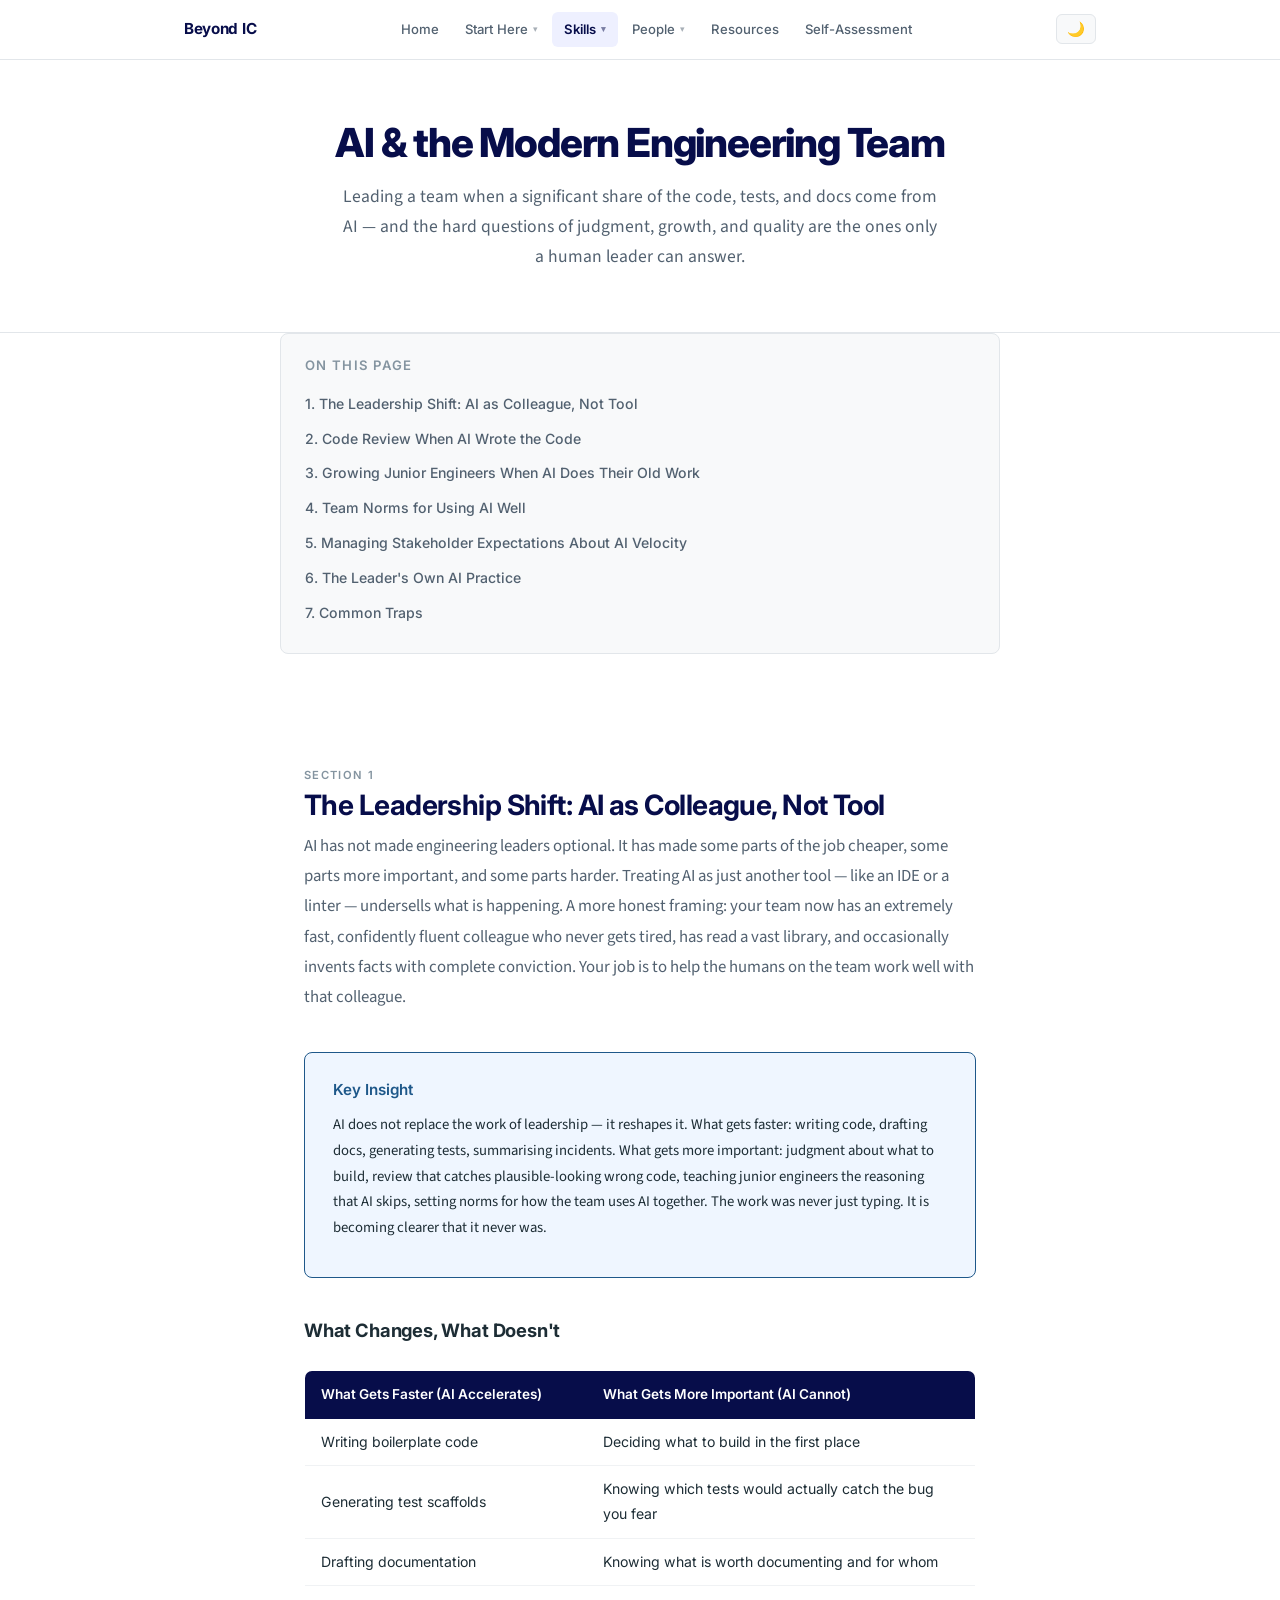
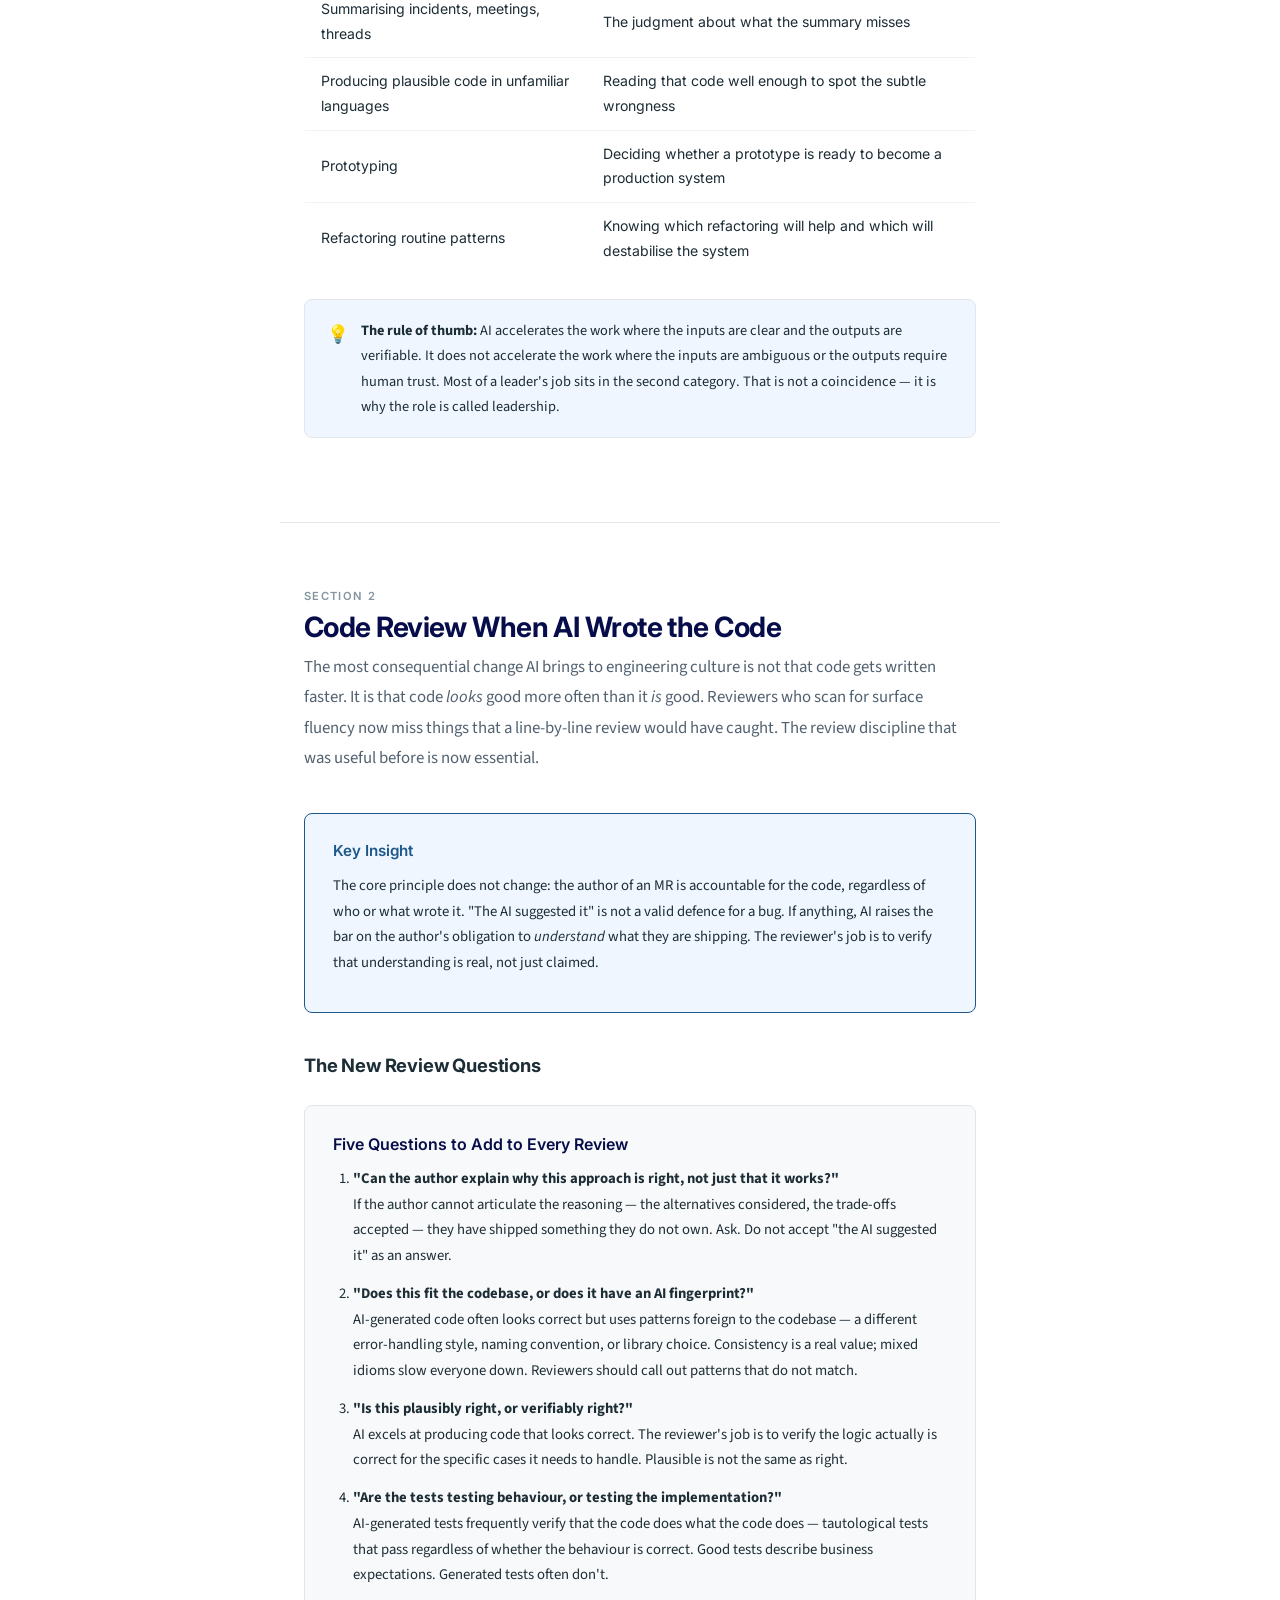
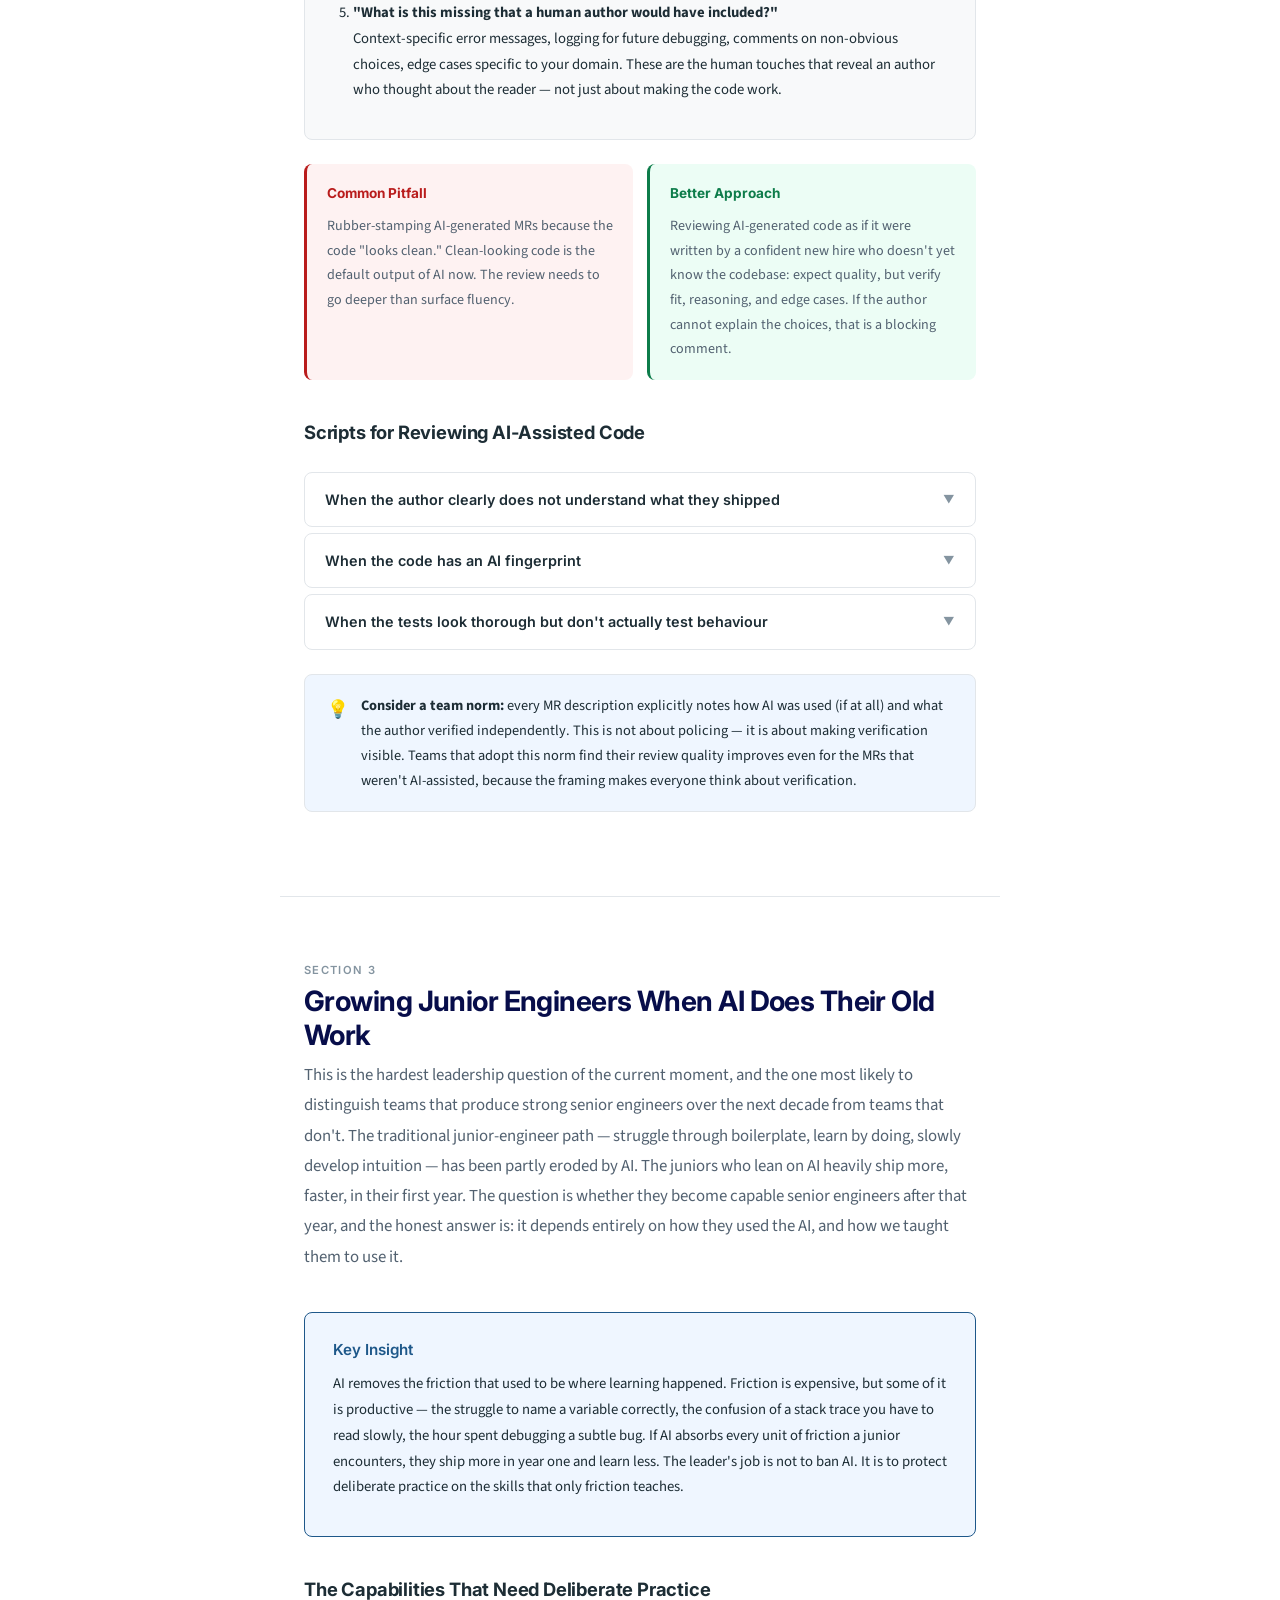
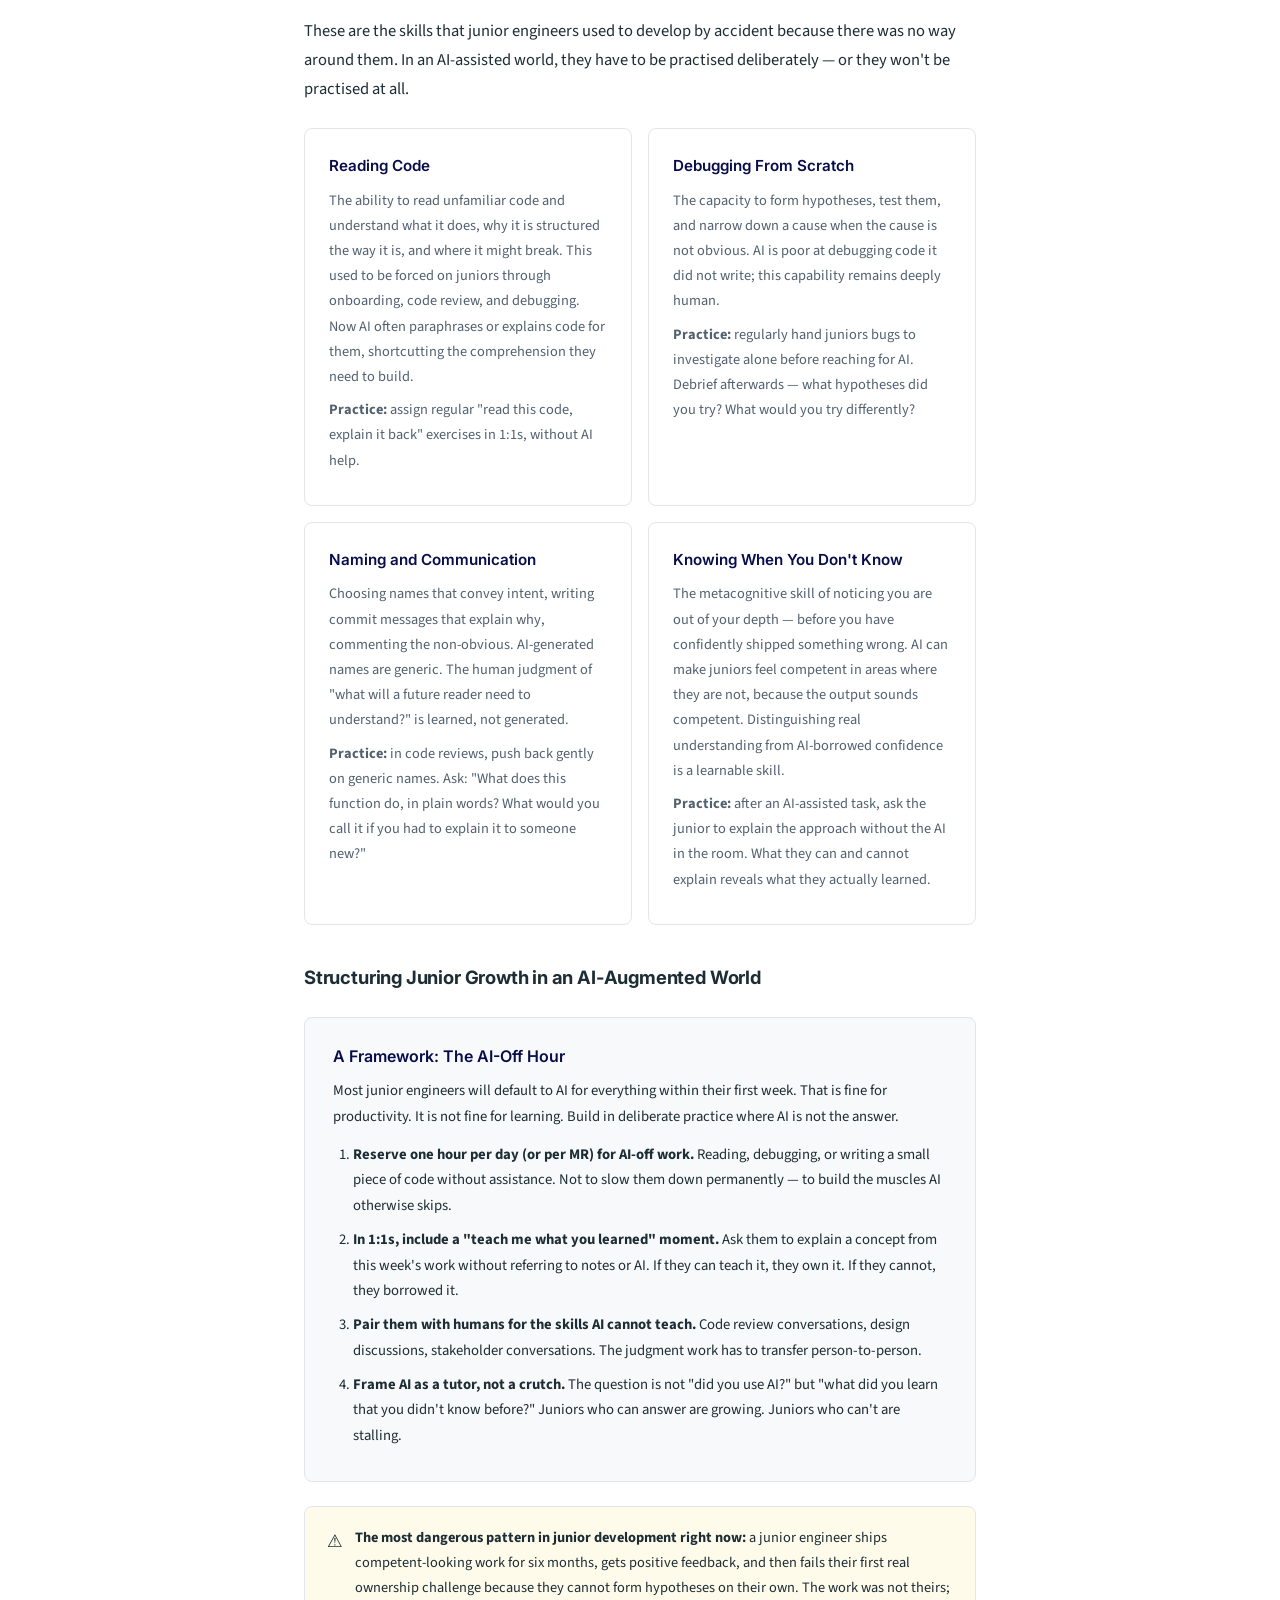
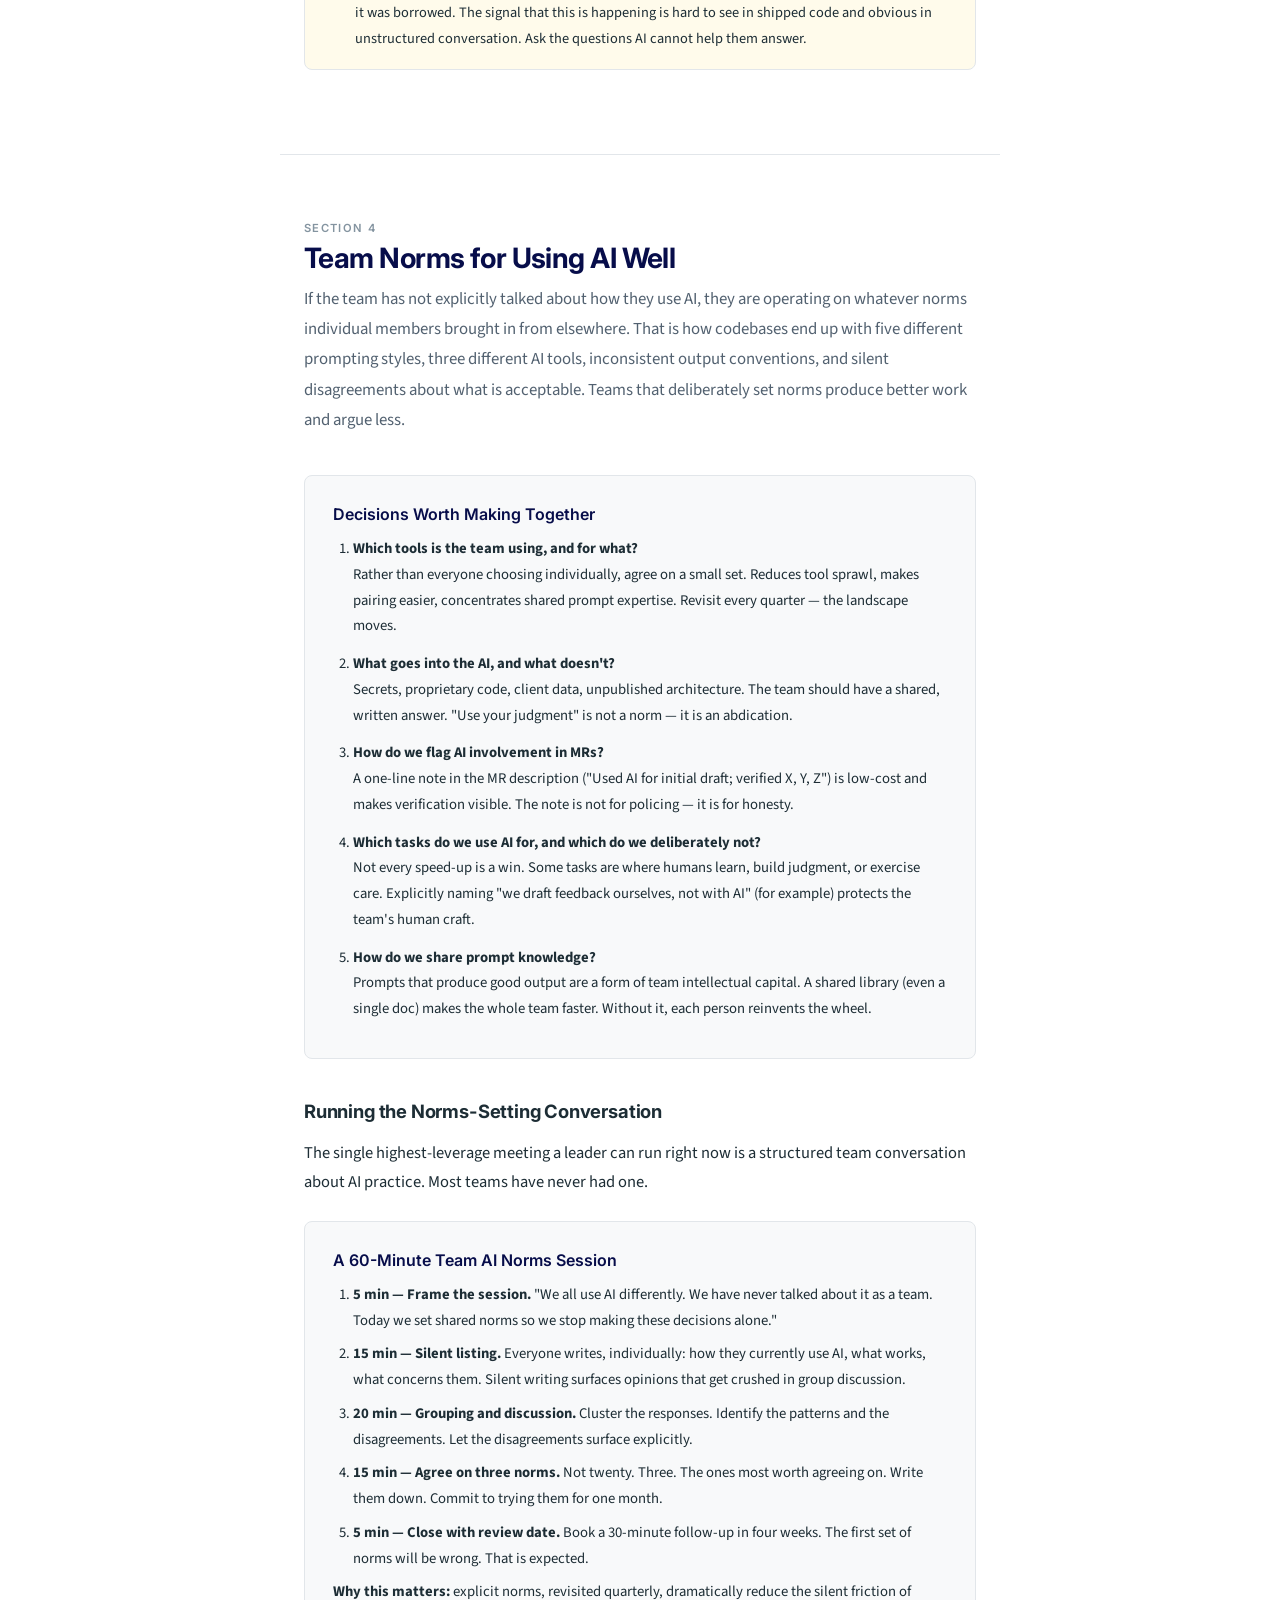
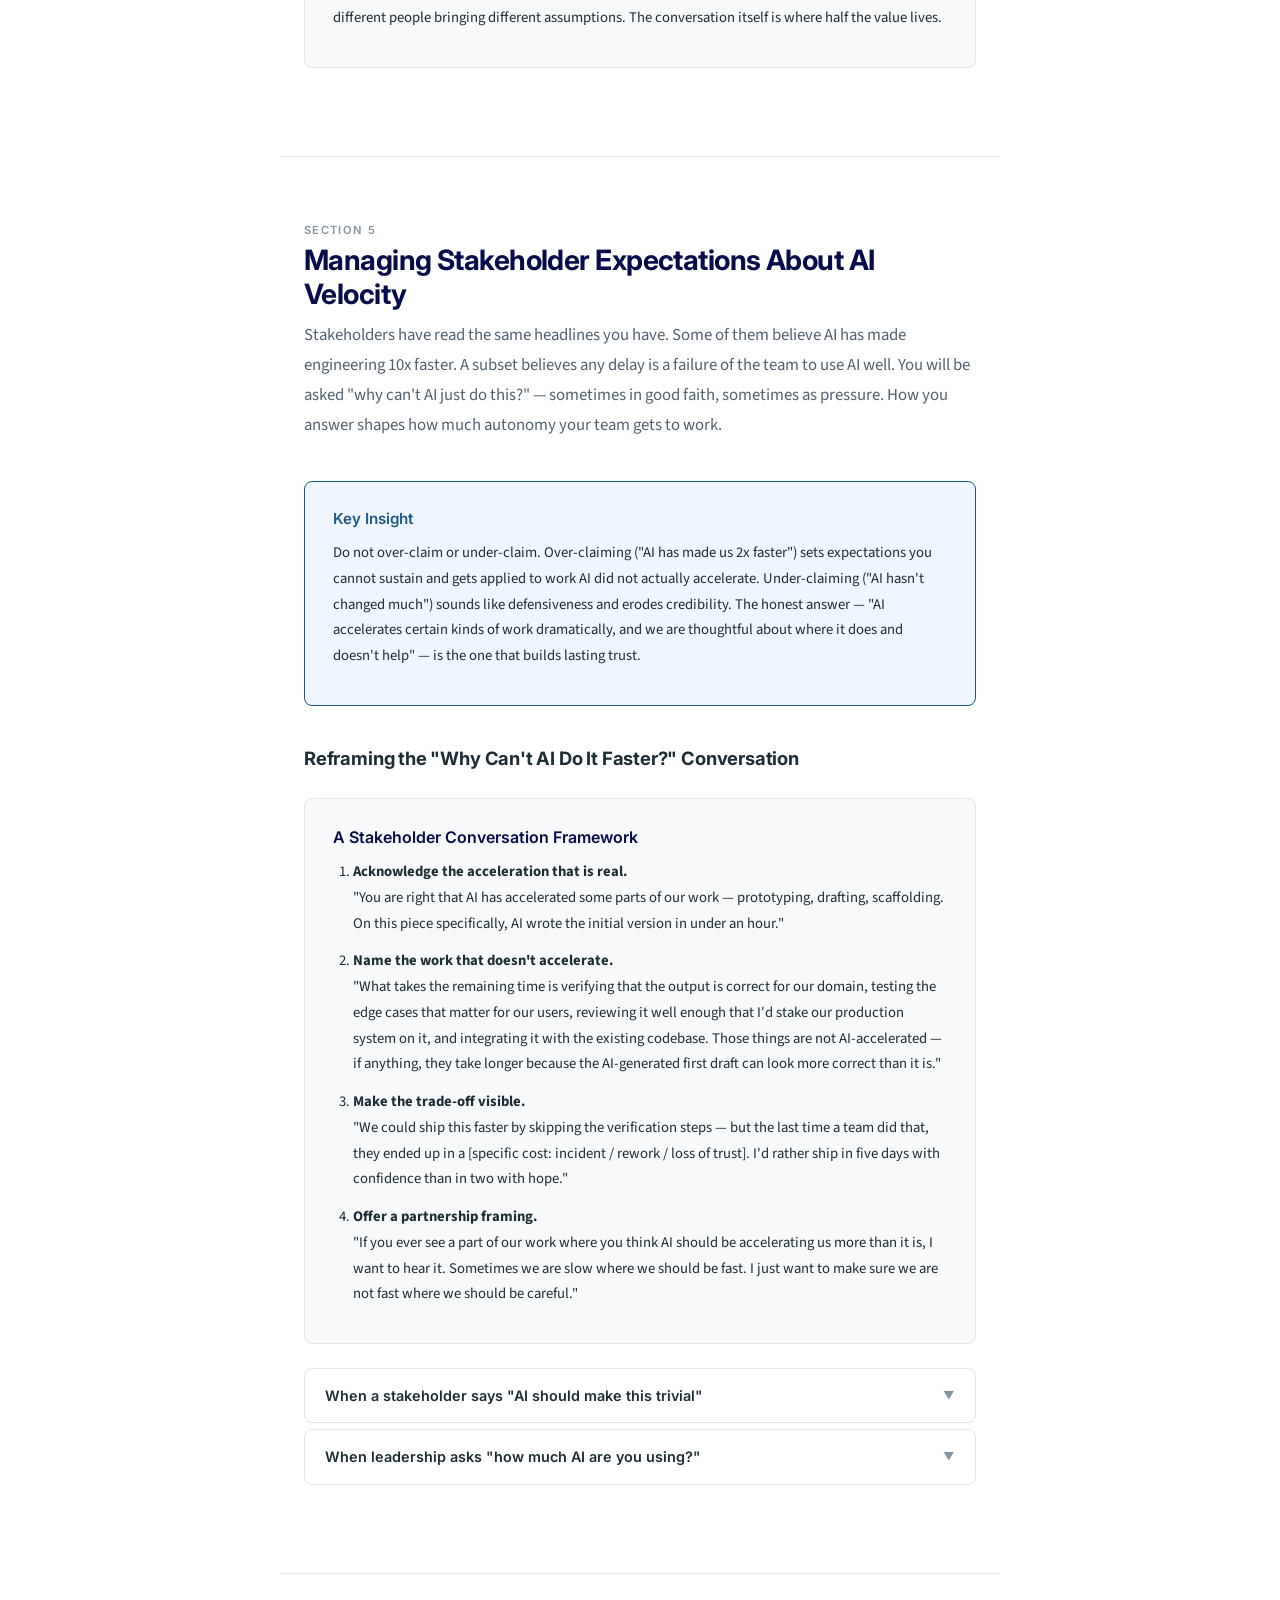
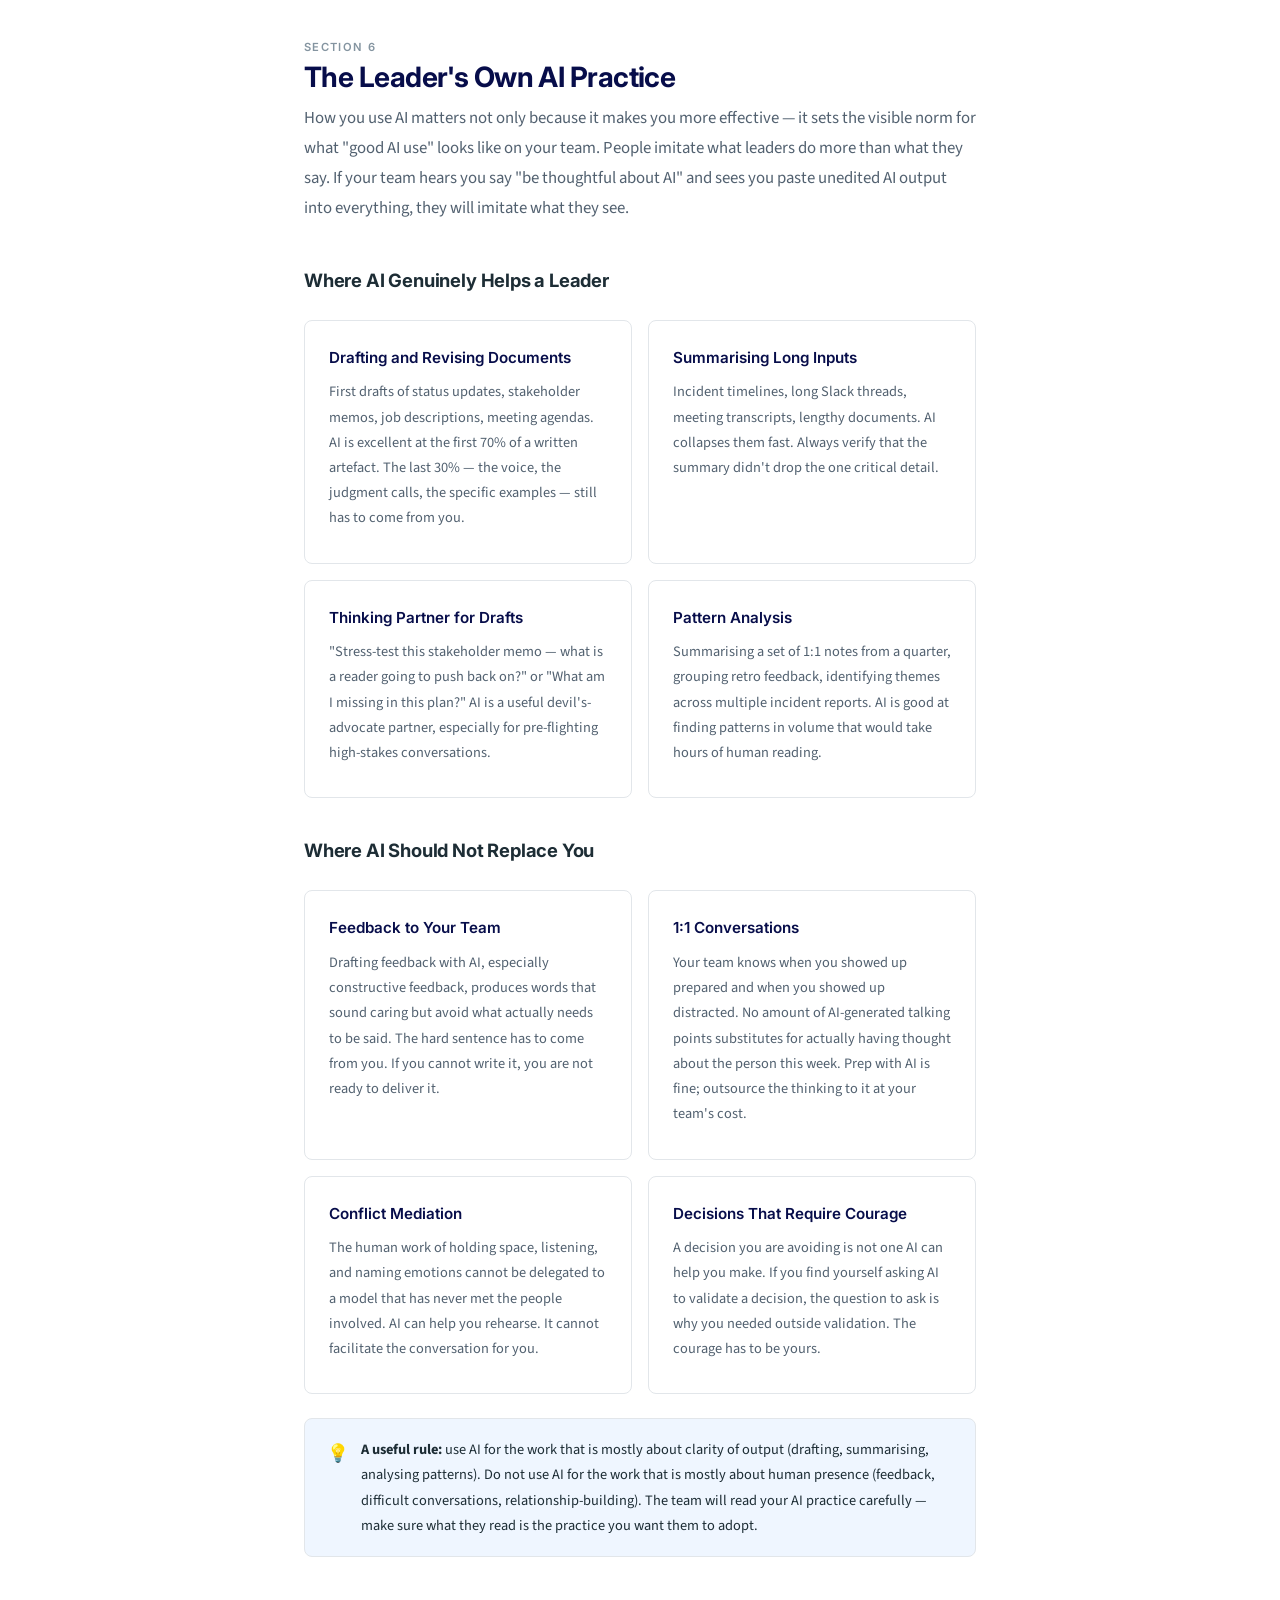
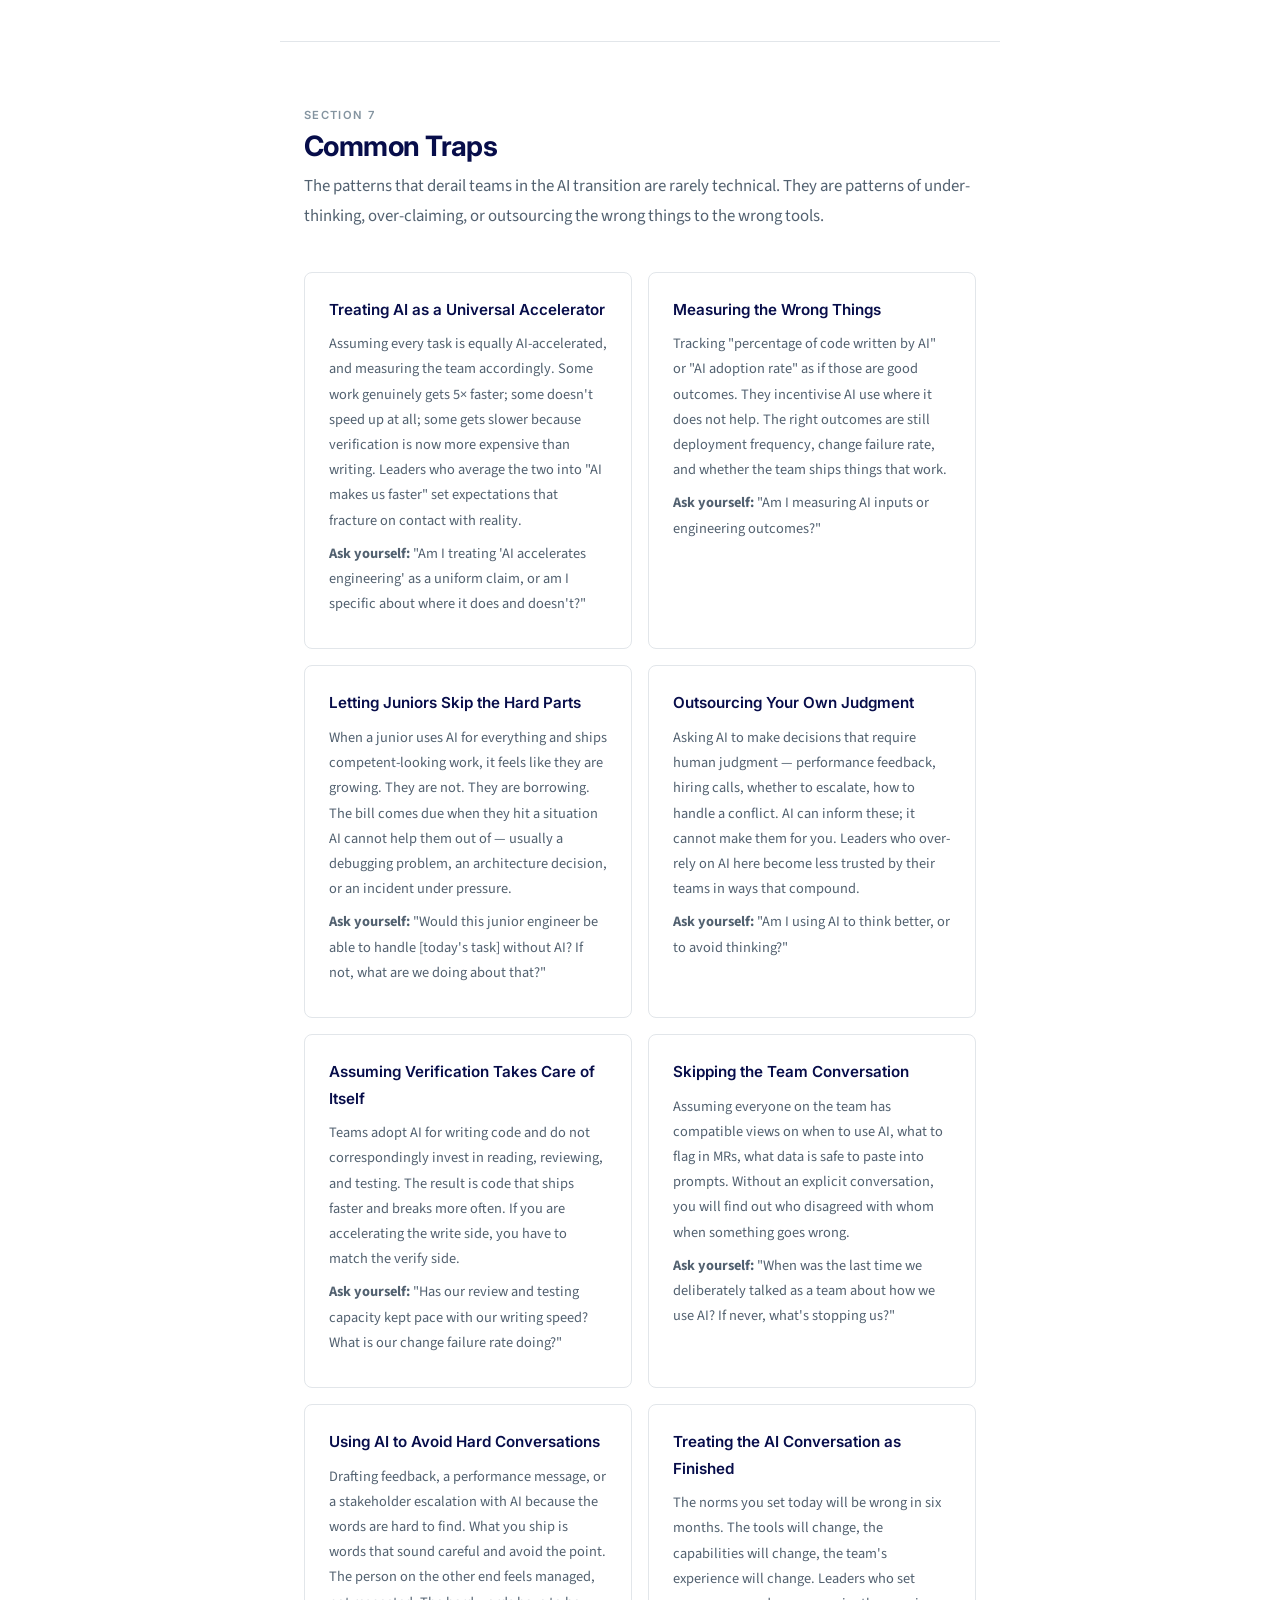
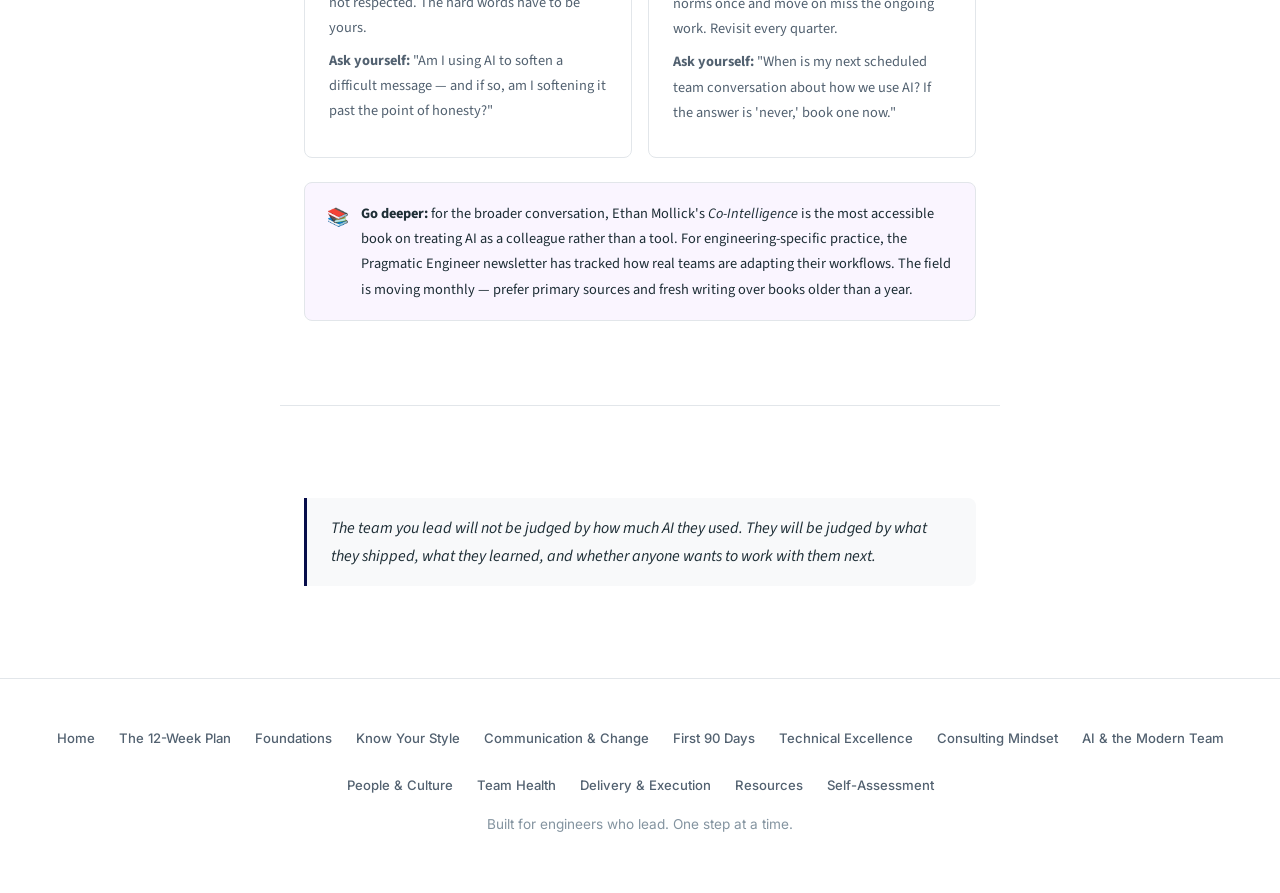
<file: ai-modern-team.html>
<!DOCTYPE html>
<html lang="en" data-theme="light">
<head>
  <meta charset="UTF-8">
  <meta name="viewport" content="width=device-width, initial-scale=1.0">
  <title>AI &amp; the Modern Engineering Team &mdash; Beyond IC</title>
  <link rel="preconnect" href="https://fonts.googleapis.com">
  <link rel="preconnect" href="https://fonts.gstatic.com" crossorigin>
  <link href="https://fonts.googleapis.com/css2?family=Inter:wght@400;500;600;700;800&family=Source+Sans+3:wght@400;500;600;700&display=swap" rel="stylesheet">
  <link rel="stylesheet" href="css/styles.css">
</head>
<body data-current-page="ai-modern-team.html">

  <!-- ─── NAV ─── -->
  <nav id="navbar">
    <div class="nav-inner">
      <a href="index.html" class="nav-brand">Beyond IC</a>
      <div class="nav-links" id="navLinks">
        <a href="index.html">Home</a>
        <div class="nav-dropdown">
          <button class="nav-dropdown-toggle">Start Here</button>
          <div class="nav-dropdown-menu">
            <a href="12-week-plan.html">The 12-Week Plan</a>
            <a href="foundations.html">Foundations</a>
            <a href="leadership-styles.html">Know Your Style</a>
            <a href="first-90-days.html">First 90 Days</a>
          </div>
        </div>
        <div class="nav-dropdown">
          <button class="nav-dropdown-toggle">Skills</button>
          <div class="nav-dropdown-menu">
            <a href="communication-change.html">Communication &amp; Change</a>
            <a href="technical-excellence.html">Technical Excellence</a>
            <a href="delivery-execution.html">Delivery &amp; Execution</a>
            <a href="consulting-mindset.html">Consulting Mindset</a>
            <a href="ai-modern-team.html">AI &amp; the Modern Team</a>
          </div>
        </div>
        <div class="nav-dropdown">
          <button class="nav-dropdown-toggle">People</button>
          <div class="nav-dropdown-menu">
            <a href="people-culture.html">People &amp; Culture</a>
            <a href="team-health.html">Team Health</a>
          </div>
        </div>
        <a href="resources.html">Resources</a>
        <a href="self-assessment.html">Self-Assessment</a>
      </div>
      <div class="nav-right">
        <button class="theme-toggle" id="themeBtn" onclick="toggleTheme()" aria-label="Toggle dark mode">&#127769;</button>
        <button class="hamburger" onclick="toggleMenu()" aria-label="Open menu">&#9776;</button>
      </div>
    </div>
  </nav>

  <!-- ─── PAGE HEADER ─── -->
  <div class="page-header">
    <h1>AI &amp; the Modern Engineering Team</h1>
    <p class="subtitle">Leading a team when a significant share of the code, tests, and docs come from AI &mdash; and the hard questions of judgment, growth, and quality are the ones only a human leader can answer.</p>
  </div>

  <!-- ─── IN-PAGE TOC ─── -->
  <div class="page-toc">
    <h4>On This Page</h4>
    <ul>
      <li><a href="#mindset-shift">1. The Leadership Shift: AI as Colleague, Not Tool</a></li>
      <li><a href="#code-review">2. Code Review When AI Wrote the Code</a></li>
      <li><a href="#growing-juniors">3. Growing Junior Engineers When AI Does Their Old Work</a></li>
      <li><a href="#team-norms">4. Team Norms for Using AI Well</a></li>
      <li><a href="#stakeholders">5. Managing Stakeholder Expectations About AI Velocity</a></li>
      <li><a href="#your-practice">6. The Leader's Own AI Practice</a></li>
      <li><a href="#common-traps">7. Common Traps</a></li>
    </ul>
  </div>

  <!-- ═══════════════════════════════════════════════════════════
       SECTION 1: THE LEADERSHIP SHIFT
       ═══════════════════════════════════════════════════════════ -->
  <section id="mindset-shift" class="fade-in">
    <span class="section-num">Section 1</span>
    <h2>The Leadership Shift: AI as Colleague, Not Tool</h2>
    <p class="section-intro">AI has not made engineering leaders optional. It has made some parts of the job cheaper, some parts more important, and some parts harder. Treating AI as just another tool &mdash; like an IDE or a linter &mdash; undersells what is happening. A more honest framing: your team now has an extremely fast, confidently fluent colleague who never gets tired, has read a vast library, and occasionally invents facts with complete conviction. Your job is to help the humans on the team work well with that colleague.</p>

    <div class="key-insight">
      <h4>Key Insight</h4>
      <p>AI does not replace the work of leadership &mdash; it reshapes it. What gets faster: writing code, drafting docs, generating tests, summarising incidents. What gets more important: judgment about what to build, review that catches plausible-looking wrong code, teaching junior engineers the reasoning that AI skips, setting norms for how the team uses AI together. The work was never just typing. It is becoming clearer that it never was.</p>
    </div>

    <h3>What Changes, What Doesn't</h3>
    <table class="comparison">
      <thead>
        <tr>
          <th>What Gets Faster (AI Accelerates)</th>
          <th>What Gets More Important (AI Cannot)</th>
        </tr>
      </thead>
      <tbody>
        <tr>
          <td>Writing boilerplate code</td>
          <td>Deciding what to build in the first place</td>
        </tr>
        <tr>
          <td>Generating test scaffolds</td>
          <td>Knowing which tests would actually catch the bug you fear</td>
        </tr>
        <tr>
          <td>Drafting documentation</td>
          <td>Knowing what is worth documenting and for whom</td>
        </tr>
        <tr>
          <td>Summarising incidents, meetings, threads</td>
          <td>The judgment about what the summary misses</td>
        </tr>
        <tr>
          <td>Producing plausible code in unfamiliar languages</td>
          <td>Reading that code well enough to spot the subtle wrongness</td>
        </tr>
        <tr>
          <td>Prototyping</td>
          <td>Deciding whether a prototype is ready to become a production system</td>
        </tr>
        <tr>
          <td>Refactoring routine patterns</td>
          <td>Knowing which refactoring will help and which will destabilise the system</td>
        </tr>
      </tbody>
    </table>

    <div class="tip info-tip">
      <span class="tip-icon">&#128161;</span>
      <p><strong>The rule of thumb:</strong> AI accelerates the work where the inputs are clear and the outputs are verifiable. It does not accelerate the work where the inputs are ambiguous or the outputs require human trust. Most of a leader's job sits in the second category. That is not a coincidence &mdash; it is why the role is called leadership.</p>
    </div>
  </section>

  <div class="section-divider"></div>

  <!-- ═══════════════════════════════════════════════════════════
       SECTION 2: CODE REVIEW
       ═══════════════════════════════════════════════════════════ -->
  <section id="code-review" class="fade-in">
    <span class="section-num">Section 2</span>
    <h2>Code Review When AI Wrote the Code</h2>
    <p class="section-intro">The most consequential change AI brings to engineering culture is not that code gets written faster. It is that code <em>looks</em> good more often than it <em>is</em> good. Reviewers who scan for surface fluency now miss things that a line-by-line review would have caught. The review discipline that was useful before is now essential.</p>

    <div class="key-insight">
      <h4>Key Insight</h4>
      <p>The core principle does not change: the author of an MR is accountable for the code, regardless of who or what wrote it. "The AI suggested it" is not a valid defence for a bug. If anything, AI raises the bar on the author's obligation to <em>understand</em> what they are shipping. The reviewer's job is to verify that understanding is real, not just claimed.</p>
    </div>

    <h3>The New Review Questions</h3>
    <div class="framework">
      <h4>Five Questions to Add to Every Review</h4>
      <ol>
        <li><strong>"Can the author explain why this approach is right, not just that it works?"</strong>
          <p>If the author cannot articulate the reasoning &mdash; the alternatives considered, the trade-offs accepted &mdash; they have shipped something they do not own. Ask. Do not accept "the AI suggested it" as an answer.</p>
        </li>
        <li><strong>"Does this fit the codebase, or does it have an AI fingerprint?"</strong>
          <p>AI-generated code often looks correct but uses patterns foreign to the codebase &mdash; a different error-handling style, naming convention, or library choice. Consistency is a real value; mixed idioms slow everyone down. Reviewers should call out patterns that do not match.</p>
        </li>
        <li><strong>"Is this plausibly right, or verifiably right?"</strong>
          <p>AI excels at producing code that looks correct. The reviewer's job is to verify the logic actually is correct for the specific cases it needs to handle. Plausible is not the same as right.</p>
        </li>
        <li><strong>"Are the tests testing behaviour, or testing the implementation?"</strong>
          <p>AI-generated tests frequently verify that the code does what the code does &mdash; tautological tests that pass regardless of whether the behaviour is correct. Good tests describe business expectations. Generated tests often don't.</p>
        </li>
        <li><strong>"What is this missing that a human author would have included?"</strong>
          <p>Context-specific error messages, logging for future debugging, comments on non-obvious choices, edge cases specific to your domain. These are the human touches that reveal an author who thought about the reader &mdash; not just about making the code work.</p>
        </li>
      </ol>
    </div>

    <div class="pattern-grid">
      <div class="pitfall">
        <h5>Common Pitfall</h5>
        <p>Rubber-stamping AI-generated MRs because the code "looks clean." Clean-looking code is the default output of AI now. The review needs to go deeper than surface fluency.</p>
      </div>
      <div class="better">
        <h5>Better Approach</h5>
        <p>Reviewing AI-generated code as if it were written by a confident new hire who doesn't yet know the codebase: expect quality, but verify fit, reasoning, and edge cases. If the author cannot explain the choices, that is a blocking comment.</p>
      </div>
    </div>

    <h3>Scripts for Reviewing AI-Assisted Code</h3>

    <div class="accordion">
      <div class="accordion-item">
        <div class="accordion-header" onclick="toggleAccordion(this)">
          When the author clearly does not understand what they shipped
          <span class="arrow">&#9660;</span>
        </div>
        <div class="accordion-body">
          <p><strong>Setting:</strong> MR review, the code works but the author cannot explain their choices.</p>
          <p>&ldquo;I want to understand the reasoning behind the approach here. Walk me through why you chose X over Y. I am not trying to catch you out &mdash; I want to make sure we are both confident in this before it merges, because if it breaks in three months, we need to know why it was built this way. If you are not sure, let's pair for 30 minutes and work through it together.&rdquo;</p>
          <p><em>Why this works:</em> it does not shame, it opens the door to admit uncertainty, and it names the real cost of shipping code nobody understands.</p>
        </div>
      </div>
      <div class="accordion-item">
        <div class="accordion-header" onclick="toggleAccordion(this)">
          When the code has an AI fingerprint
          <span class="arrow">&#9660;</span>
        </div>
        <div class="accordion-body">
          <p><strong>Setting:</strong> The implementation is valid but uses patterns the codebase doesn't use elsewhere.</p>
          <p>&ldquo;This approach works, but it is a different pattern than we use elsewhere in this service (see X for the convention). Consistency matters here more than the local optimum &mdash; when someone comes back to this in six months, they shouldn't have to context-switch between two styles. Can we align this with the existing pattern?&rdquo;</p>
          <p><em>Why this works:</em> it names consistency as a real value, gives a concrete example of the convention, and treats the mismatch as something to fix rather than something to criticise.</p>
        </div>
      </div>
      <div class="accordion-item">
        <div class="accordion-header" onclick="toggleAccordion(this)">
          When the tests look thorough but don't actually test behaviour
          <span class="arrow">&#9660;</span>
        </div>
        <div class="accordion-body">
          <p><strong>Setting:</strong> The MR has lots of test coverage, but the tests are shallow.</p>
          <p>&ldquo;The coverage is good, but I want to stress-test the tests themselves. If I introduced a bug where [specific scenario], would any of these fail? I ask because some of these look like they verify the code does what the code does, rather than verifying the intended behaviour. Can we add one or two tests that specifically encode the business expectation, not the implementation?&rdquo;</p>
          <p><em>Why this works:</em> it names the pattern of tautological tests without making it an accusation, and it asks for a concrete addition rather than a vague improvement.</p>
        </div>
      </div>
    </div>

    <div class="tip info-tip">
      <span class="tip-icon">&#128161;</span>
      <p><strong>Consider a team norm:</strong> every MR description explicitly notes how AI was used (if at all) and what the author verified independently. This is not about policing &mdash; it is about making verification visible. Teams that adopt this norm find their review quality improves even for the MRs that weren't AI-assisted, because the framing makes everyone think about verification.</p>
    </div>
  </section>

  <div class="section-divider"></div>

  <!-- ═══════════════════════════════════════════════════════════
       SECTION 3: GROWING JUNIORS
       ═══════════════════════════════════════════════════════════ -->
  <section id="growing-juniors" class="fade-in">
    <span class="section-num">Section 3</span>
    <h2>Growing Junior Engineers When AI Does Their Old Work</h2>
    <p class="section-intro">This is the hardest leadership question of the current moment, and the one most likely to distinguish teams that produce strong senior engineers over the next decade from teams that don't. The traditional junior-engineer path &mdash; struggle through boilerplate, learn by doing, slowly develop intuition &mdash; has been partly eroded by AI. The juniors who lean on AI heavily ship more, faster, in their first year. The question is whether they become capable senior engineers after that year, and the honest answer is: it depends entirely on how they used the AI, and how we taught them to use it.</p>

    <div class="key-insight">
      <h4>Key Insight</h4>
      <p>AI removes the friction that used to be where learning happened. Friction is expensive, but some of it is productive &mdash; the struggle to name a variable correctly, the confusion of a stack trace you have to read slowly, the hour spent debugging a subtle bug. If AI absorbs every unit of friction a junior encounters, they ship more in year one and learn less. The leader's job is not to ban AI. It is to protect deliberate practice on the skills that only friction teaches.</p>
    </div>

    <h3>The Capabilities That Need Deliberate Practice</h3>
    <p>These are the skills that junior engineers used to develop by accident because there was no way around them. In an AI-assisted world, they have to be practised deliberately &mdash; or they won't be practised at all.</p>

    <div class="card-grid two-col">
      <div class="card">
        <h4>Reading Code</h4>
        <p>The ability to read unfamiliar code and understand what it does, why it is structured the way it is, and where it might break. This used to be forced on juniors through onboarding, code review, and debugging. Now AI often paraphrases or explains code for them, shortcutting the comprehension they need to build.</p>
        <p><strong>Practice:</strong> assign regular "read this code, explain it back" exercises in 1:1s, without AI help.</p>
      </div>
      <div class="card">
        <h4>Debugging From Scratch</h4>
        <p>The capacity to form hypotheses, test them, and narrow down a cause when the cause is not obvious. AI is poor at debugging code it did not write; this capability remains deeply human.</p>
        <p><strong>Practice:</strong> regularly hand juniors bugs to investigate alone before reaching for AI. Debrief afterwards &mdash; what hypotheses did you try? What would you try differently?</p>
      </div>
      <div class="card">
        <h4>Naming and Communication</h4>
        <p>Choosing names that convey intent, writing commit messages that explain why, commenting the non-obvious. AI-generated names are generic. The human judgment of "what will a future reader need to understand?" is learned, not generated.</p>
        <p><strong>Practice:</strong> in code reviews, push back gently on generic names. Ask: "What does this function do, in plain words? What would you call it if you had to explain it to someone new?"</p>
      </div>
      <div class="card">
        <h4>Knowing When You Don't Know</h4>
        <p>The metacognitive skill of noticing you are out of your depth &mdash; before you have confidently shipped something wrong. AI can make juniors feel competent in areas where they are not, because the output sounds competent. Distinguishing real understanding from AI-borrowed confidence is a learnable skill.</p>
        <p><strong>Practice:</strong> after an AI-assisted task, ask the junior to explain the approach without the AI in the room. What they can and cannot explain reveals what they actually learned.</p>
      </div>
    </div>

    <h3>Structuring Junior Growth in an AI-Augmented World</h3>
    <div class="framework">
      <h4>A Framework: The AI-Off Hour</h4>
      <p>Most junior engineers will default to AI for everything within their first week. That is fine for productivity. It is not fine for learning. Build in deliberate practice where AI is not the answer.</p>
      <ol>
        <li><strong>Reserve one hour per day (or per MR) for AI-off work.</strong> Reading, debugging, or writing a small piece of code without assistance. Not to slow them down permanently &mdash; to build the muscles AI otherwise skips.</li>
        <li><strong>In 1:1s, include a "teach me what you learned" moment.</strong> Ask them to explain a concept from this week's work without referring to notes or AI. If they can teach it, they own it. If they cannot, they borrowed it.</li>
        <li><strong>Pair them with humans for the skills AI cannot teach.</strong> Code review conversations, design discussions, stakeholder conversations. The judgment work has to transfer person-to-person.</li>
        <li><strong>Frame AI as a tutor, not a crutch.</strong> The question is not "did you use AI?" but "what did you learn that you didn't know before?" Juniors who can answer are growing. Juniors who can't are stalling.</li>
      </ol>
    </div>

    <div class="tip warning-tip">
      <span class="tip-icon">&#9888;</span>
      <p><strong>The most dangerous pattern in junior development right now:</strong> a junior engineer ships competent-looking work for six months, gets positive feedback, and then fails their first real ownership challenge because they cannot form hypotheses on their own. The work was not theirs; it was borrowed. The signal that this is happening is hard to see in shipped code and obvious in unstructured conversation. Ask the questions AI cannot help them answer.</p>
    </div>
  </section>

  <div class="section-divider"></div>

  <!-- ═══════════════════════════════════════════════════════════
       SECTION 4: TEAM NORMS
       ═══════════════════════════════════════════════════════════ -->
  <section id="team-norms" class="fade-in">
    <span class="section-num">Section 4</span>
    <h2>Team Norms for Using AI Well</h2>
    <p class="section-intro">If the team has not explicitly talked about how they use AI, they are operating on whatever norms individual members brought in from elsewhere. That is how codebases end up with five different prompting styles, three different AI tools, inconsistent output conventions, and silent disagreements about what is acceptable. Teams that deliberately set norms produce better work and argue less.</p>

    <div class="framework">
      <h4>Decisions Worth Making Together</h4>
      <ol>
        <li>
          <strong>Which tools is the team using, and for what?</strong>
          <p>Rather than everyone choosing individually, agree on a small set. Reduces tool sprawl, makes pairing easier, concentrates shared prompt expertise. Revisit every quarter &mdash; the landscape moves.</p>
        </li>
        <li>
          <strong>What goes into the AI, and what doesn't?</strong>
          <p>Secrets, proprietary code, client data, unpublished architecture. The team should have a shared, written answer. "Use your judgment" is not a norm &mdash; it is an abdication.</p>
        </li>
        <li>
          <strong>How do we flag AI involvement in MRs?</strong>
          <p>A one-line note in the MR description ("Used AI for initial draft; verified X, Y, Z") is low-cost and makes verification visible. The note is not for policing &mdash; it is for honesty.</p>
        </li>
        <li>
          <strong>Which tasks do we use AI for, and which do we deliberately not?</strong>
          <p>Not every speed-up is a win. Some tasks are where humans learn, build judgment, or exercise care. Explicitly naming "we draft feedback ourselves, not with AI" (for example) protects the team's human craft.</p>
        </li>
        <li>
          <strong>How do we share prompt knowledge?</strong>
          <p>Prompts that produce good output are a form of team intellectual capital. A shared library (even a single doc) makes the whole team faster. Without it, each person reinvents the wheel.</p>
        </li>
      </ol>
    </div>

    <h3>Running the Norms-Setting Conversation</h3>
    <p>The single highest-leverage meeting a leader can run right now is a structured team conversation about AI practice. Most teams have never had one.</p>

    <div class="framework">
      <h4>A 60-Minute Team AI Norms Session</h4>
      <ol>
        <li><strong>5 min &mdash; Frame the session.</strong> "We all use AI differently. We have never talked about it as a team. Today we set shared norms so we stop making these decisions alone."</li>
        <li><strong>15 min &mdash; Silent listing.</strong> Everyone writes, individually: how they currently use AI, what works, what concerns them. Silent writing surfaces opinions that get crushed in group discussion.</li>
        <li><strong>20 min &mdash; Grouping and discussion.</strong> Cluster the responses. Identify the patterns and the disagreements. Let the disagreements surface explicitly.</li>
        <li><strong>15 min &mdash; Agree on three norms.</strong> Not twenty. Three. The ones most worth agreeing on. Write them down. Commit to trying them for one month.</li>
        <li><strong>5 min &mdash; Close with review date.</strong> Book a 30-minute follow-up in four weeks. The first set of norms will be wrong. That is expected.</li>
      </ol>
      <p><strong>Why this matters:</strong> explicit norms, revisited quarterly, dramatically reduce the silent friction of different people bringing different assumptions. The conversation itself is where half the value lives.</p>
    </div>
  </section>

  <div class="section-divider"></div>

  <!-- ═══════════════════════════════════════════════════════════
       SECTION 5: STAKEHOLDERS
       ═══════════════════════════════════════════════════════════ -->
  <section id="stakeholders" class="fade-in">
    <span class="section-num">Section 5</span>
    <h2>Managing Stakeholder Expectations About AI Velocity</h2>
    <p class="section-intro">Stakeholders have read the same headlines you have. Some of them believe AI has made engineering 10x faster. A subset believes any delay is a failure of the team to use AI well. You will be asked "why can't AI just do this?" &mdash; sometimes in good faith, sometimes as pressure. How you answer shapes how much autonomy your team gets to work.</p>

    <div class="key-insight">
      <h4>Key Insight</h4>
      <p>Do not over-claim or under-claim. Over-claiming ("AI has made us 2x faster") sets expectations you cannot sustain and gets applied to work AI did not actually accelerate. Under-claiming ("AI hasn't changed much") sounds like defensiveness and erodes credibility. The honest answer &mdash; "AI accelerates certain kinds of work dramatically, and we are thoughtful about where it does and doesn't help" &mdash; is the one that builds lasting trust.</p>
    </div>

    <h3>Reframing the "Why Can't AI Do It Faster?" Conversation</h3>
    <div class="framework">
      <h4>A Stakeholder Conversation Framework</h4>
      <ol>
        <li>
          <strong>Acknowledge the acceleration that is real.</strong>
          <p>"You are right that AI has accelerated some parts of our work &mdash; prototyping, drafting, scaffolding. On this piece specifically, AI wrote the initial version in under an hour."</p>
        </li>
        <li>
          <strong>Name the work that doesn't accelerate.</strong>
          <p>"What takes the remaining time is verifying that the output is correct for our domain, testing the edge cases that matter for our users, reviewing it well enough that I'd stake our production system on it, and integrating it with the existing codebase. Those things are not AI-accelerated &mdash; if anything, they take longer because the AI-generated first draft can look more correct than it is."</p>
        </li>
        <li>
          <strong>Make the trade-off visible.</strong>
          <p>"We could ship this faster by skipping the verification steps &mdash; but the last time a team did that, they ended up in a [specific cost: incident / rework / loss of trust]. I'd rather ship in five days with confidence than in two with hope."</p>
        </li>
        <li>
          <strong>Offer a partnership framing.</strong>
          <p>"If you ever see a part of our work where you think AI should be accelerating us more than it is, I want to hear it. Sometimes we are slow where we should be fast. I just want to make sure we are not fast where we should be careful."</p>
        </li>
      </ol>
    </div>

    <div class="accordion">
      <div class="accordion-item">
        <div class="accordion-header" onclick="toggleAccordion(this)">
          When a stakeholder says "AI should make this trivial"
          <span class="arrow">&#9660;</span>
        </div>
        <div class="accordion-body">
          <p><strong>Setting:</strong> A stakeholder pushing for faster delivery on a specific task, assuming AI should collapse the work.</p>
          <p>&ldquo;I hear you, and I want to be transparent about where AI is helping us and where it isn't. For this specific work: the first draft is AI-generated and took about an hour. What takes the remaining time is verifying the behaviour against the edge cases our users hit, reviewing it well enough to ship with confidence, and integrating it cleanly with the existing system. If we skip those steps, we ship faster &mdash; and I've seen what happens when teams do that. I'd rather give you a date I can hit than one I hope I can hit. Does that trade-off make sense?&rdquo;</p>
        </div>
      </div>
      <div class="accordion-item">
        <div class="accordion-header" onclick="toggleAccordion(this)">
          When leadership asks "how much AI are you using?"
          <span class="arrow">&#9660;</span>
        </div>
        <div class="accordion-body">
          <p><strong>Setting:</strong> A board-level or exec conversation about AI adoption metrics.</p>
          <p>&ldquo;We use AI extensively &mdash; every engineer on the team has it in their daily workflow. What I would not measure us on is 'lines of code per engineer' or 'percentage of code written by AI'. Those measures incentivise the wrong behaviour: more code, less thinking. What we do measure is delivery frequency, change failure rate, and the quality of what we ship. AI is in the process; the outcomes are what we report on. If you want, I can walk you through the specific ways AI has changed our workflow.&rdquo;</p>
        </div>
      </div>
    </div>
  </section>

  <div class="section-divider"></div>

  <!-- ═══════════════════════════════════════════════════════════
       SECTION 6: YOUR OWN AI PRACTICE
       ═══════════════════════════════════════════════════════════ -->
  <section id="your-practice" class="fade-in">
    <span class="section-num">Section 6</span>
    <h2>The Leader's Own AI Practice</h2>
    <p class="section-intro">How you use AI matters not only because it makes you more effective &mdash; it sets the visible norm for what "good AI use" looks like on your team. People imitate what leaders do more than what they say. If your team hears you say "be thoughtful about AI" and sees you paste unedited AI output into everything, they will imitate what they see.</p>

    <h3>Where AI Genuinely Helps a Leader</h3>
    <div class="card-grid two-col">
      <div class="card">
        <h4>Drafting and Revising Documents</h4>
        <p>First drafts of status updates, stakeholder memos, job descriptions, meeting agendas. AI is excellent at the first 70% of a written artefact. The last 30% &mdash; the voice, the judgment calls, the specific examples &mdash; still has to come from you.</p>
      </div>
      <div class="card">
        <h4>Summarising Long Inputs</h4>
        <p>Incident timelines, long Slack threads, meeting transcripts, lengthy documents. AI collapses them fast. Always verify that the summary didn't drop the one critical detail.</p>
      </div>
      <div class="card">
        <h4>Thinking Partner for Drafts</h4>
        <p>"Stress-test this stakeholder memo &mdash; what is a reader going to push back on?" or "What am I missing in this plan?" AI is a useful devil's-advocate partner, especially for pre-flighting high-stakes conversations.</p>
      </div>
      <div class="card">
        <h4>Pattern Analysis</h4>
        <p>Summarising a set of 1:1 notes from a quarter, grouping retro feedback, identifying themes across multiple incident reports. AI is good at finding patterns in volume that would take hours of human reading.</p>
      </div>
    </div>

    <h3>Where AI Should Not Replace You</h3>
    <div class="card-grid two-col">
      <div class="card">
        <h4>Feedback to Your Team</h4>
        <p>Drafting feedback with AI, especially constructive feedback, produces words that sound caring but avoid what actually needs to be said. The hard sentence has to come from you. If you cannot write it, you are not ready to deliver it.</p>
      </div>
      <div class="card">
        <h4>1:1 Conversations</h4>
        <p>Your team knows when you showed up prepared and when you showed up distracted. No amount of AI-generated talking points substitutes for actually having thought about the person this week. Prep with AI is fine; outsource the thinking to it at your team's cost.</p>
      </div>
      <div class="card">
        <h4>Conflict Mediation</h4>
        <p>The human work of holding space, listening, and naming emotions cannot be delegated to a model that has never met the people involved. AI can help you rehearse. It cannot facilitate the conversation for you.</p>
      </div>
      <div class="card">
        <h4>Decisions That Require Courage</h4>
        <p>A decision you are avoiding is not one AI can help you make. If you find yourself asking AI to validate a decision, the question to ask is why you needed outside validation. The courage has to be yours.</p>
      </div>
    </div>

    <div class="tip info-tip">
      <span class="tip-icon">&#128161;</span>
      <p><strong>A useful rule:</strong> use AI for the work that is mostly about clarity of output (drafting, summarising, analysing patterns). Do not use AI for the work that is mostly about human presence (feedback, difficult conversations, relationship-building). The team will read your AI practice carefully &mdash; make sure what they read is the practice you want them to adopt.</p>
    </div>
  </section>

  <div class="section-divider"></div>

  <!-- ═══════════════════════════════════════════════════════════
       SECTION 7: COMMON TRAPS
       ═══════════════════════════════════════════════════════════ -->
  <section id="common-traps" class="fade-in">
    <span class="section-num">Section 7</span>
    <h2>Common Traps</h2>
    <p class="section-intro">The patterns that derail teams in the AI transition are rarely technical. They are patterns of under-thinking, over-claiming, or outsourcing the wrong things to the wrong tools.</p>

    <div class="card-grid two-col">
      <div class="card">
        <h4>Treating AI as a Universal Accelerator</h4>
        <p>Assuming every task is equally AI-accelerated, and measuring the team accordingly. Some work genuinely gets 5&times; faster; some doesn't speed up at all; some gets slower because verification is now more expensive than writing. Leaders who average the two into "AI makes us faster" set expectations that fracture on contact with reality.</p>
        <p><strong>Ask yourself:</strong> "Am I treating 'AI accelerates engineering' as a uniform claim, or am I specific about where it does and doesn't?"</p>
      </div>
      <div class="card">
        <h4>Measuring the Wrong Things</h4>
        <p>Tracking "percentage of code written by AI" or "AI adoption rate" as if those are good outcomes. They incentivise AI use where it does not help. The right outcomes are still deployment frequency, change failure rate, and whether the team ships things that work.</p>
        <p><strong>Ask yourself:</strong> "Am I measuring AI inputs or engineering outcomes?"</p>
      </div>
      <div class="card">
        <h4>Letting Juniors Skip the Hard Parts</h4>
        <p>When a junior uses AI for everything and ships competent-looking work, it feels like they are growing. They are not. They are borrowing. The bill comes due when they hit a situation AI cannot help them out of &mdash; usually a debugging problem, an architecture decision, or an incident under pressure.</p>
        <p><strong>Ask yourself:</strong> "Would this junior engineer be able to handle [today's task] without AI? If not, what are we doing about that?"</p>
      </div>
      <div class="card">
        <h4>Outsourcing Your Own Judgment</h4>
        <p>Asking AI to make decisions that require human judgment &mdash; performance feedback, hiring calls, whether to escalate, how to handle a conflict. AI can inform these; it cannot make them for you. Leaders who over-rely on AI here become less trusted by their teams in ways that compound.</p>
        <p><strong>Ask yourself:</strong> "Am I using AI to think better, or to avoid thinking?"</p>
      </div>
      <div class="card">
        <h4>Assuming Verification Takes Care of Itself</h4>
        <p>Teams adopt AI for writing code and do not correspondingly invest in reading, reviewing, and testing. The result is code that ships faster and breaks more often. If you are accelerating the write side, you have to match the verify side.</p>
        <p><strong>Ask yourself:</strong> "Has our review and testing capacity kept pace with our writing speed? What is our change failure rate doing?"</p>
      </div>
      <div class="card">
        <h4>Skipping the Team Conversation</h4>
        <p>Assuming everyone on the team has compatible views on when to use AI, what to flag in MRs, what data is safe to paste into prompts. Without an explicit conversation, you will find out who disagreed with whom when something goes wrong.</p>
        <p><strong>Ask yourself:</strong> "When was the last time we deliberately talked as a team about how we use AI? If never, what's stopping us?"</p>
      </div>
      <div class="card">
        <h4>Using AI to Avoid Hard Conversations</h4>
        <p>Drafting feedback, a performance message, or a stakeholder escalation with AI because the words are hard to find. What you ship is words that sound careful and avoid the point. The person on the other end feels managed, not respected. The hard words have to be yours.</p>
        <p><strong>Ask yourself:</strong> "Am I using AI to soften a difficult message &mdash; and if so, am I softening it past the point of honesty?"</p>
      </div>
      <div class="card">
        <h4>Treating the AI Conversation as Finished</h4>
        <p>The norms you set today will be wrong in six months. The tools will change, the capabilities will change, the team's experience will change. Leaders who set norms once and move on miss the ongoing work. Revisit every quarter.</p>
        <p><strong>Ask yourself:</strong> "When is my next scheduled team conversation about how we use AI? If the answer is 'never,' book one now."</p>
      </div>
    </div>

    <div class="tip purple-tip">
      <span class="tip-icon">&#128218;</span>
      <p><strong>Go deeper:</strong> for the broader conversation, Ethan Mollick's <em>Co-Intelligence</em> is the most accessible book on treating AI as a colleague rather than a tool. For engineering-specific practice, the Pragmatic Engineer newsletter has tracked how real teams are adapting their workflows. The field is moving monthly &mdash; prefer primary sources and fresh writing over books older than a year.</p>
    </div>
  </section>

  <div class="section-divider"></div>

  <!-- ─── CLOSING ─── -->
  <section class="fade-in">
    <div class="quote">
      <p>The team you lead will not be judged by how much AI they used. They will be judged by what they shipped, what they learned, and whether anyone wants to work with them next.</p>
    </div>
  </section>

  <!-- ─── FOOTER ─── -->
  <footer>
    <div class="footer-links">
      <a href="index.html">Home</a>
      <a href="12-week-plan.html">The 12-Week Plan</a>
      <a href="foundations.html">Foundations</a>
      <a href="leadership-styles.html">Know Your Style</a>
      <a href="communication-change.html">Communication &amp; Change</a>
      <a href="first-90-days.html">First 90 Days</a>
      <a href="technical-excellence.html">Technical Excellence</a>
      <a href="consulting-mindset.html">Consulting Mindset</a>
      <a href="ai-modern-team.html">AI &amp; the Modern Team</a>
      <a href="people-culture.html">People &amp; Culture</a>
      <a href="team-health.html">Team Health</a>
      <a href="delivery-execution.html">Delivery &amp; Execution</a>
      <a href="resources.html">Resources</a>
      <a href="self-assessment.html">Self-Assessment</a>
    </div>
    <p>Built for engineers who lead. One step at a time.</p>
  </footer>

  <script src="js/script.js"></script>
</body>
</html>
</file>
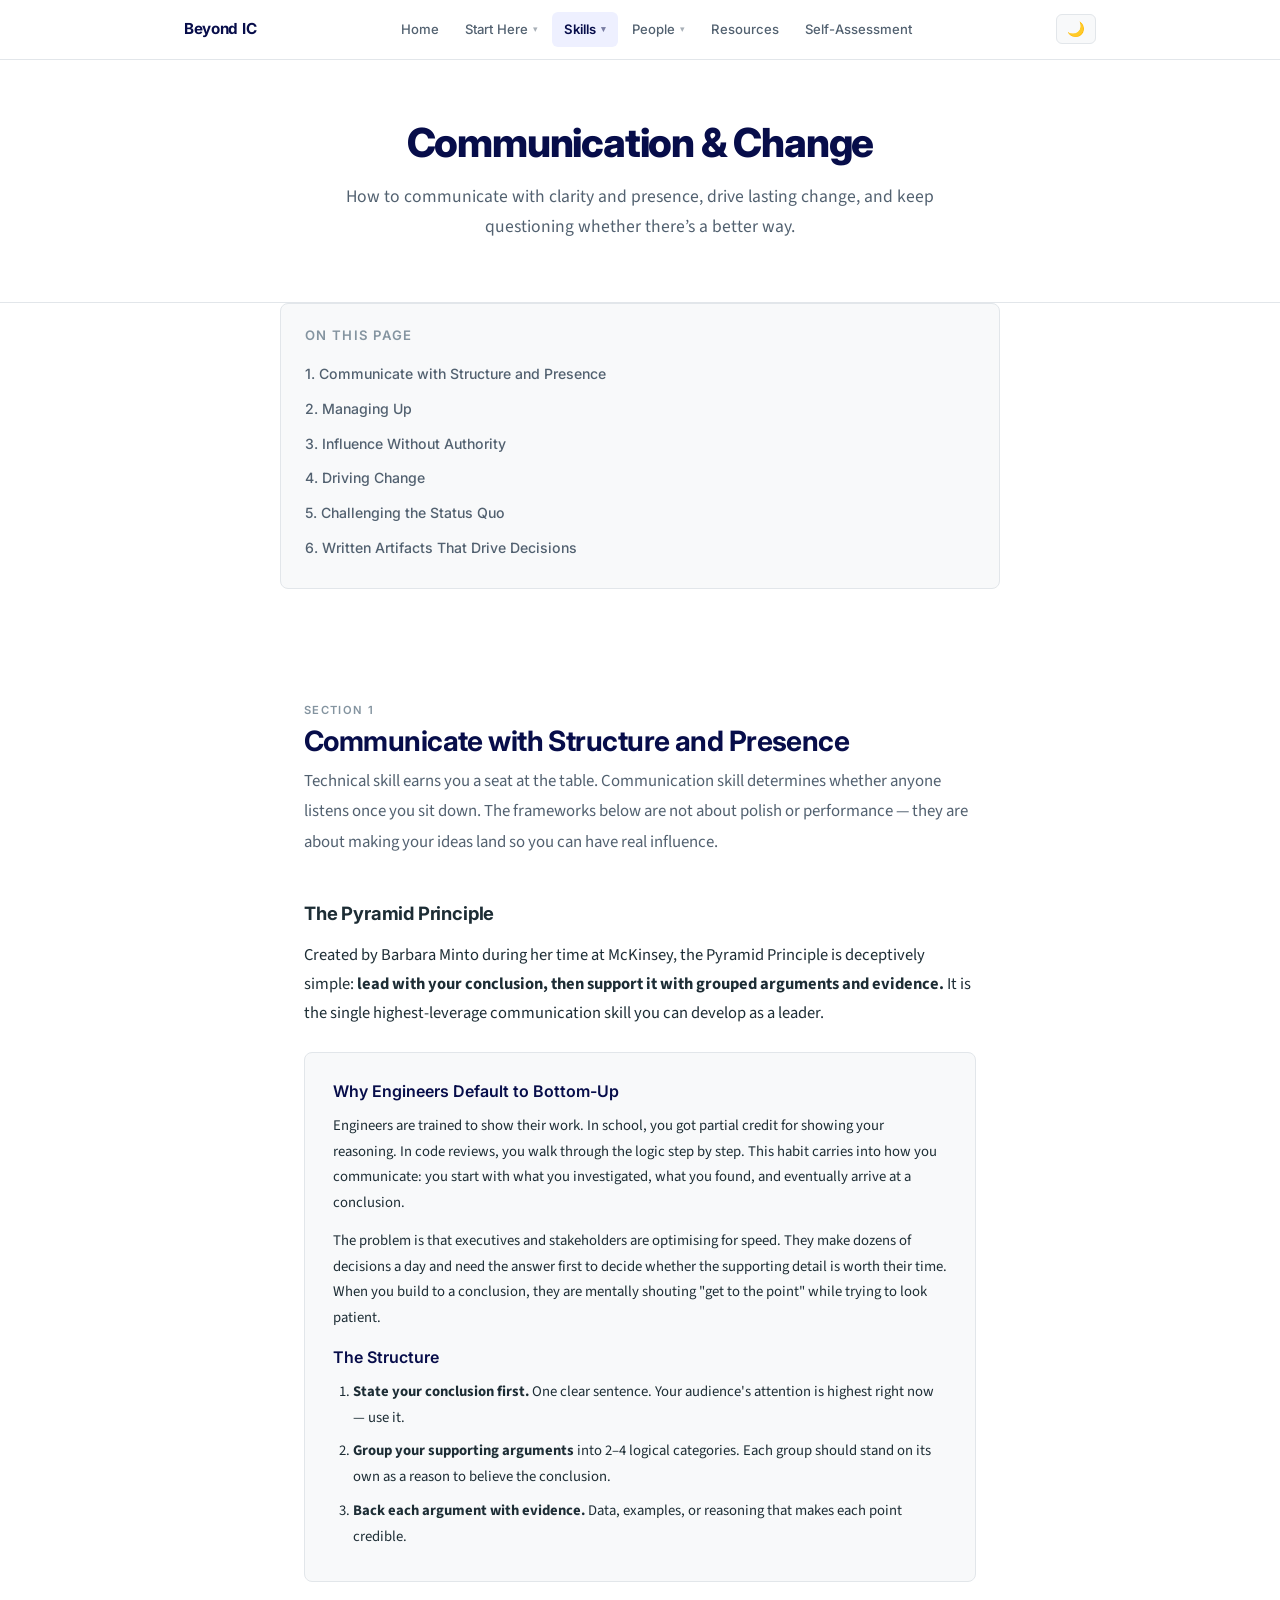
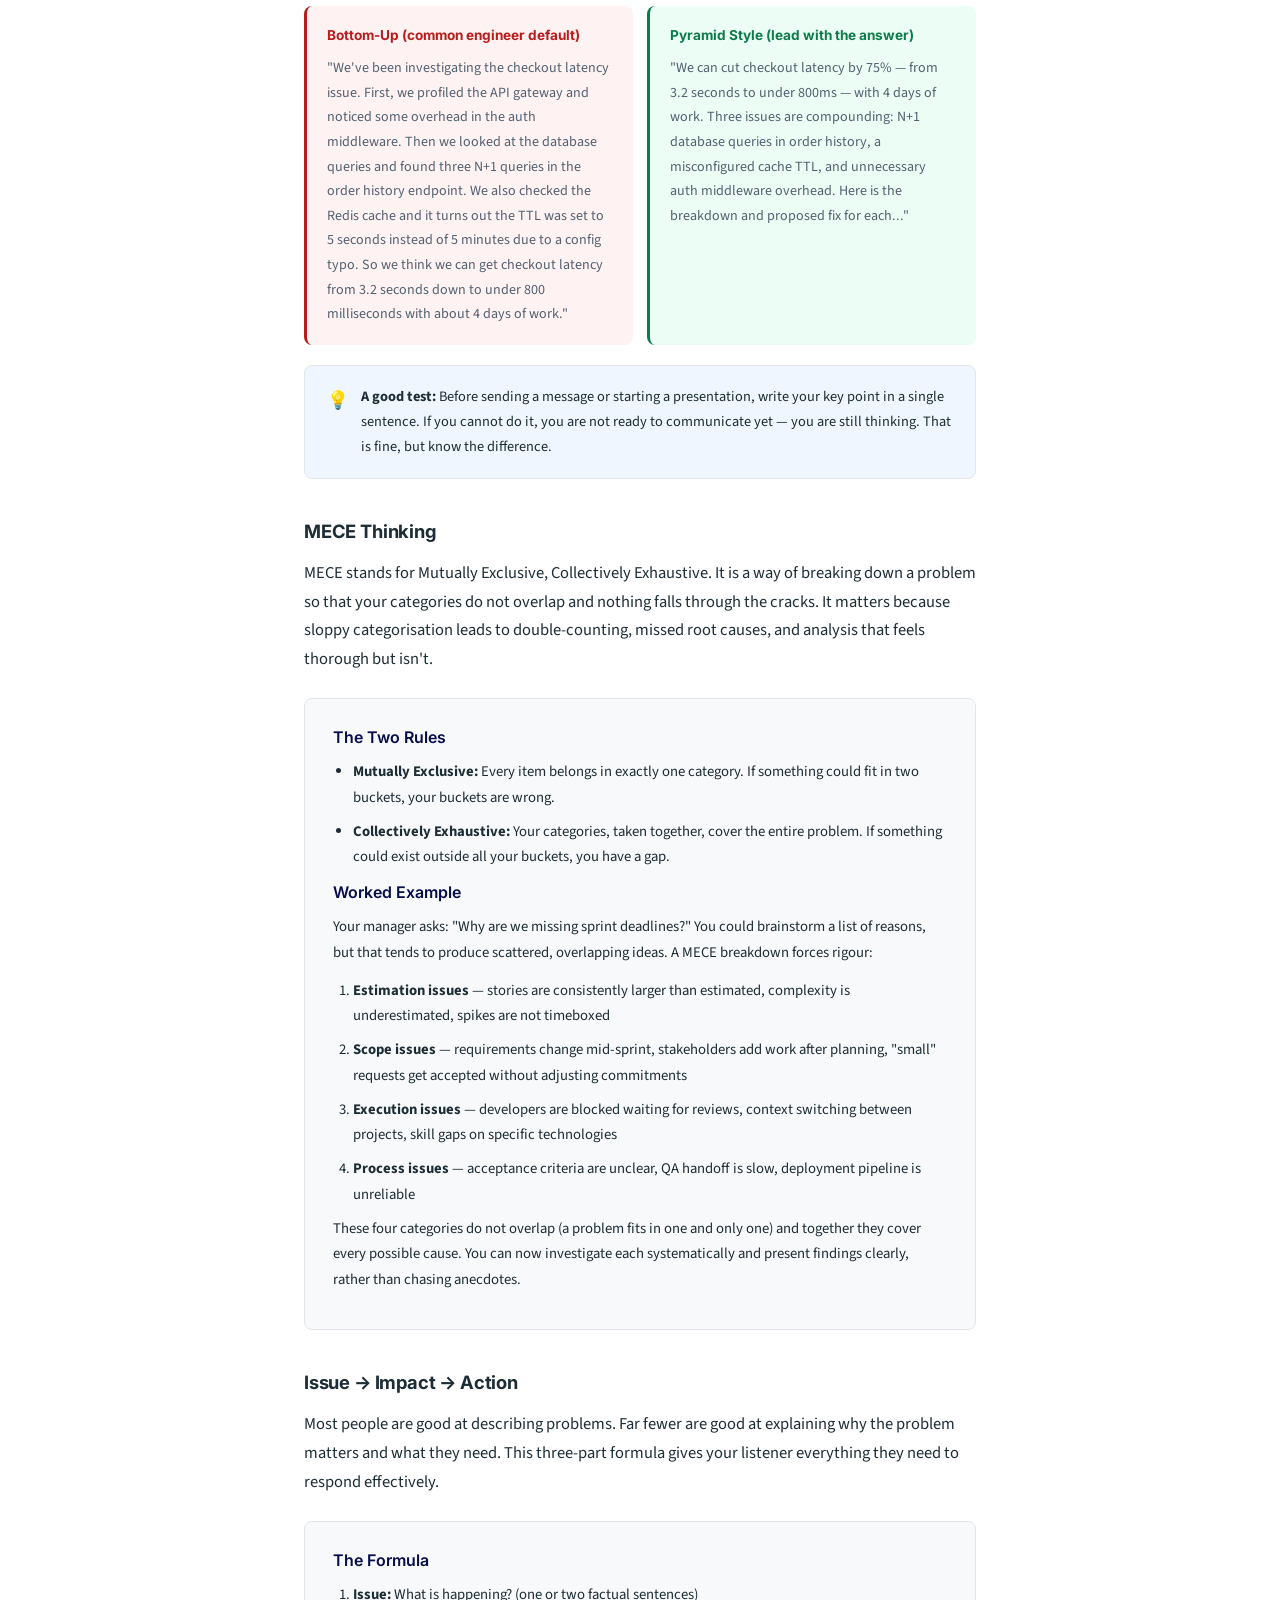
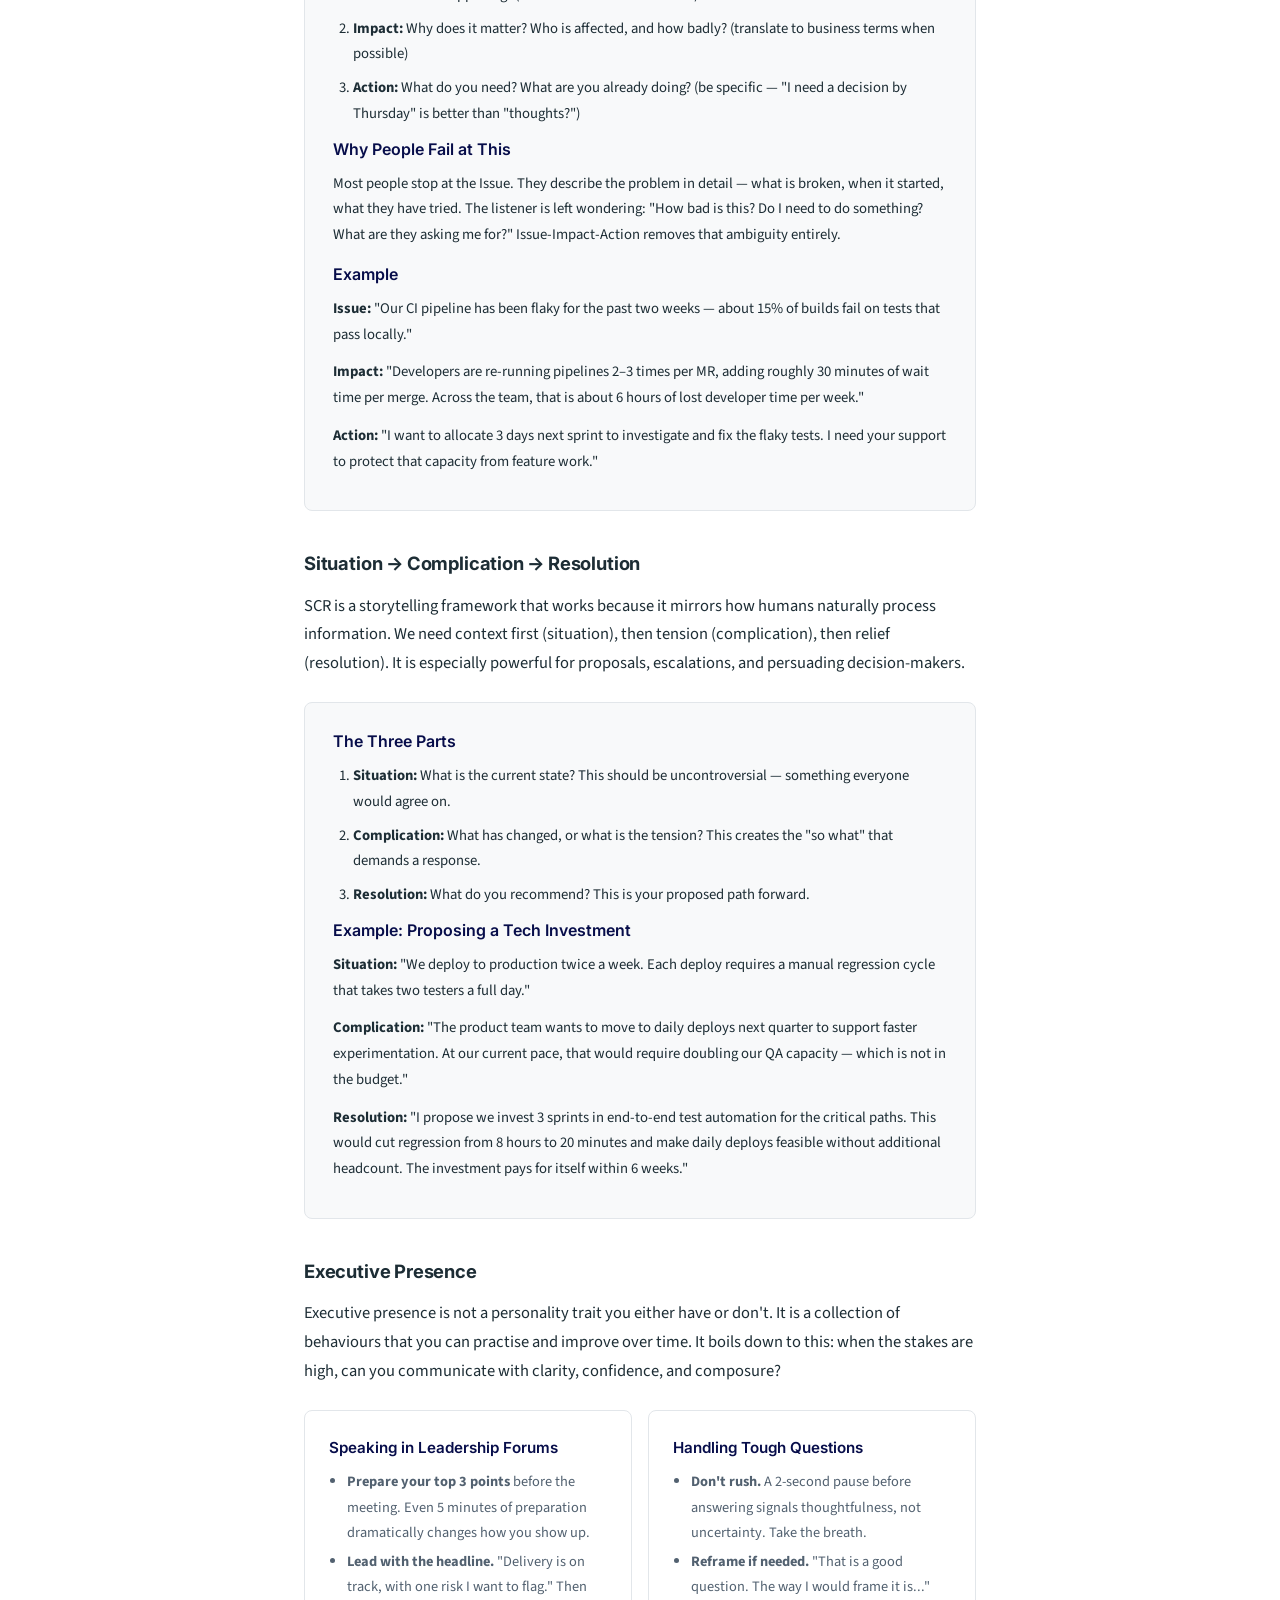
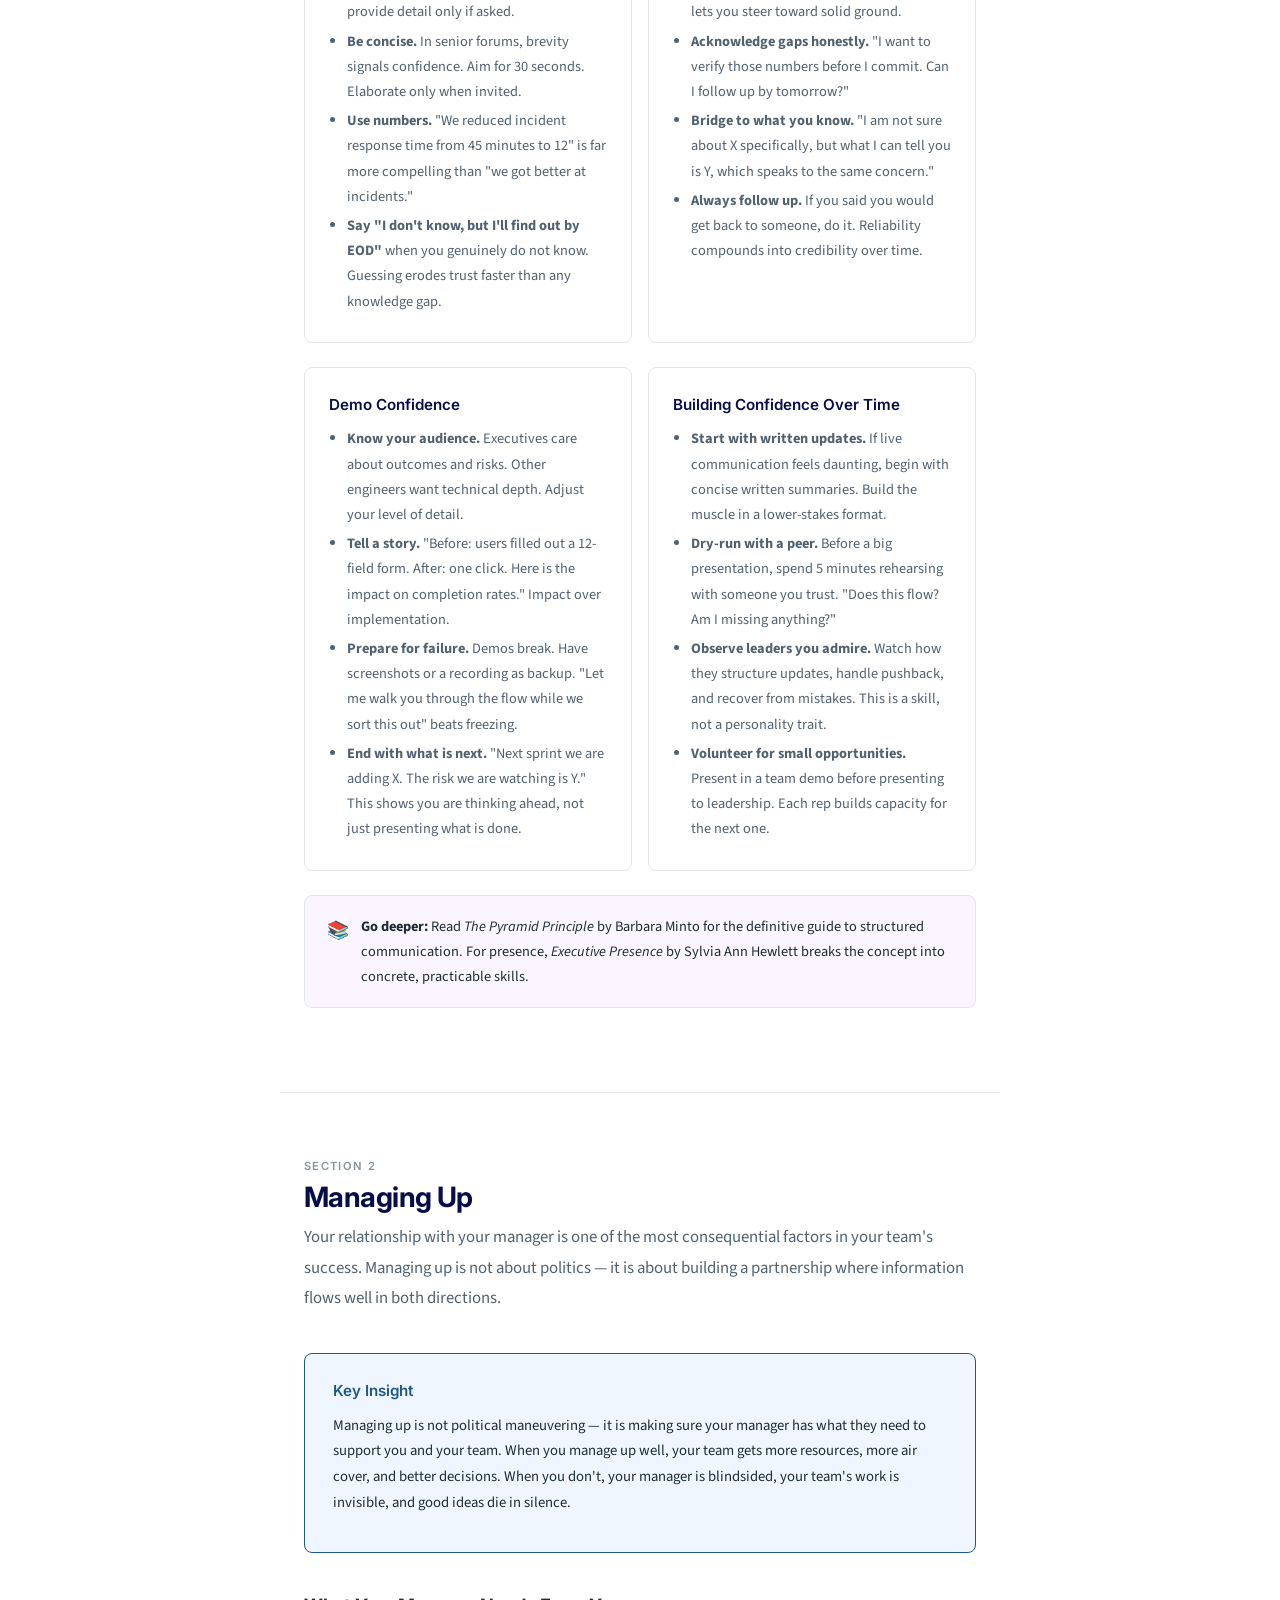
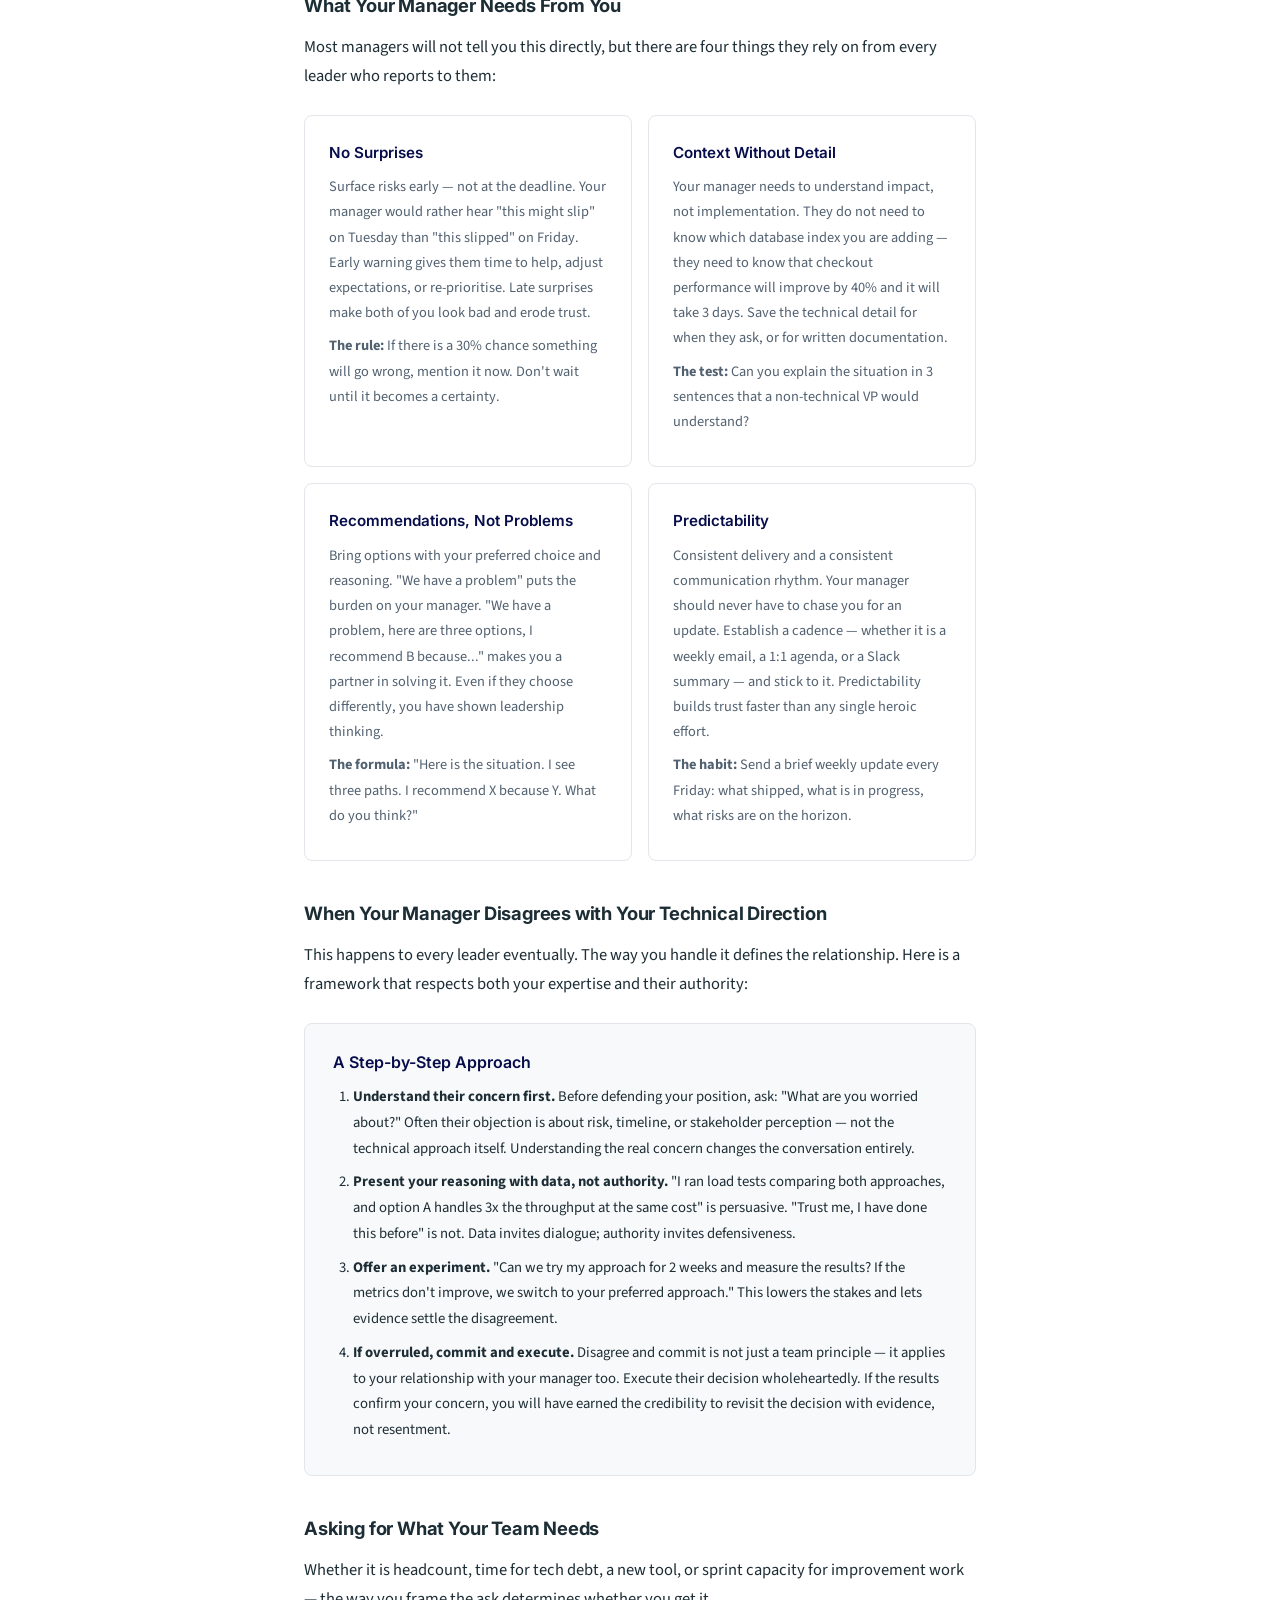
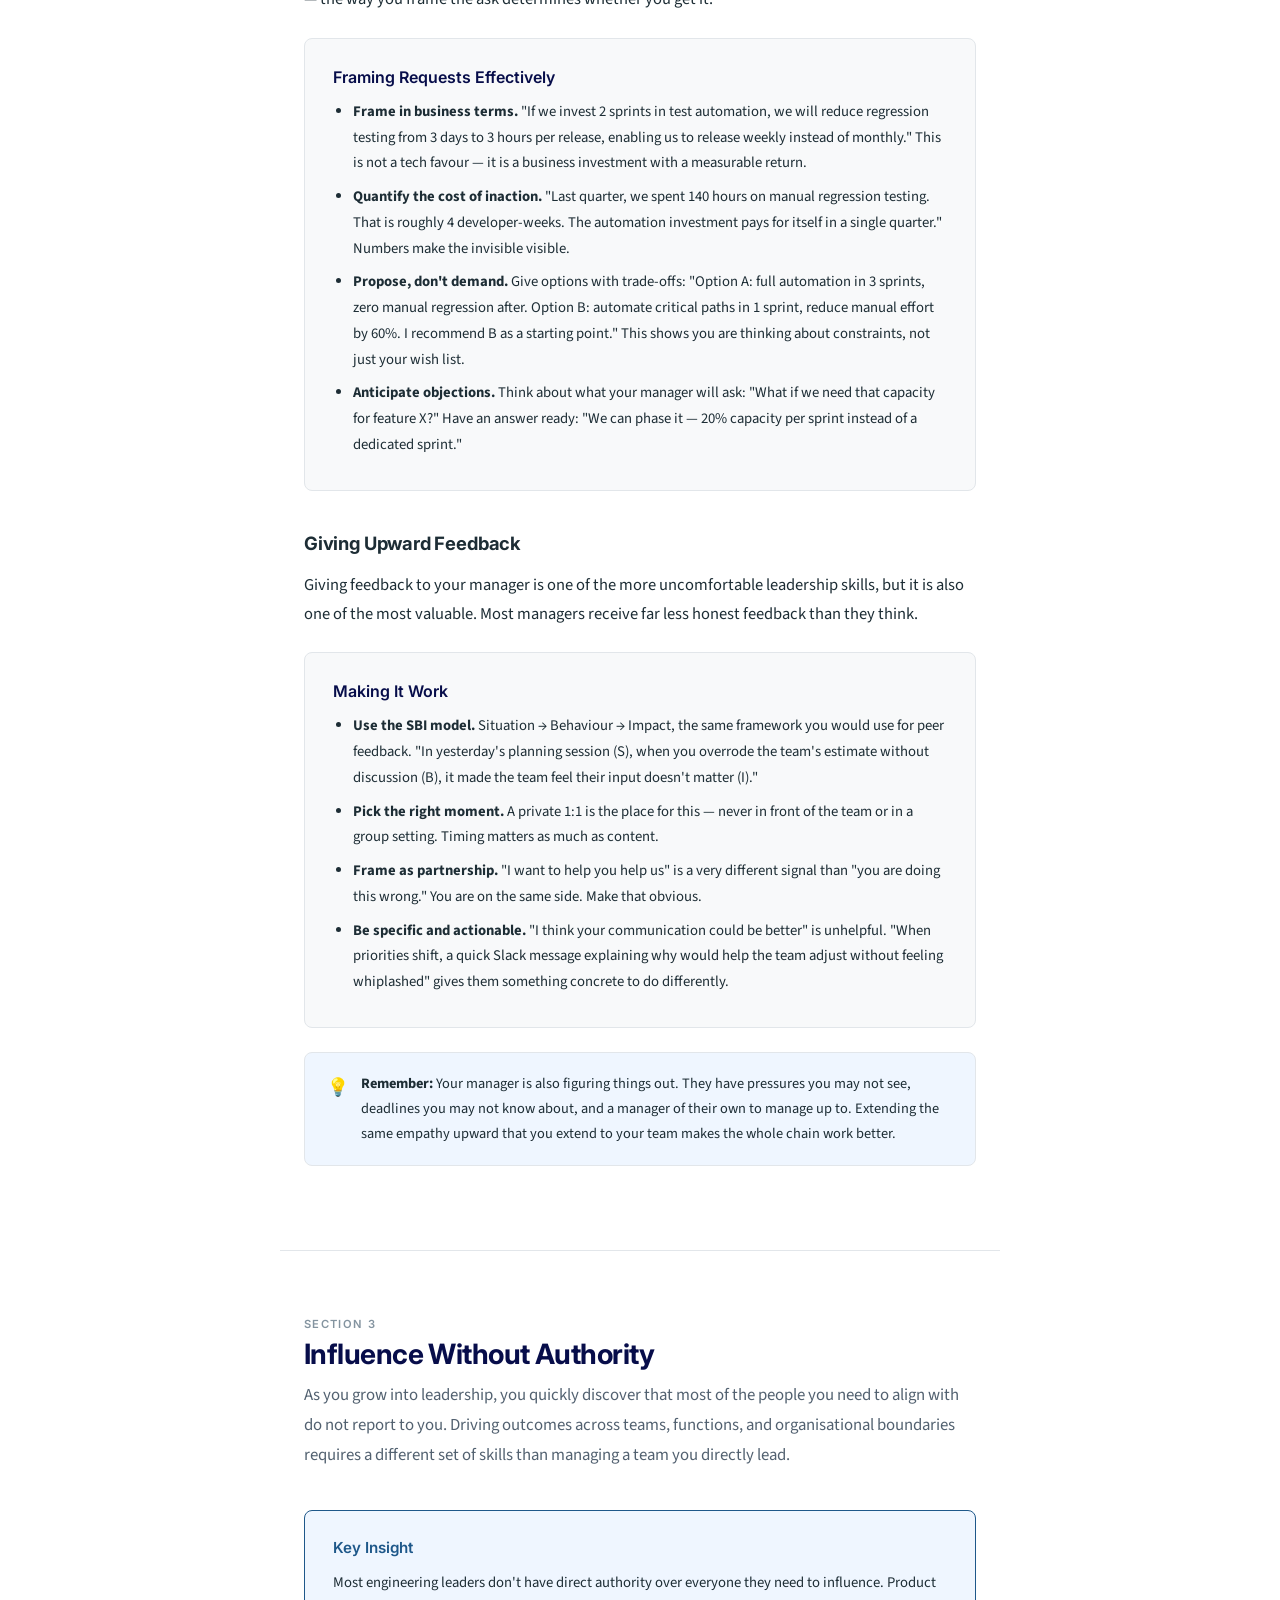
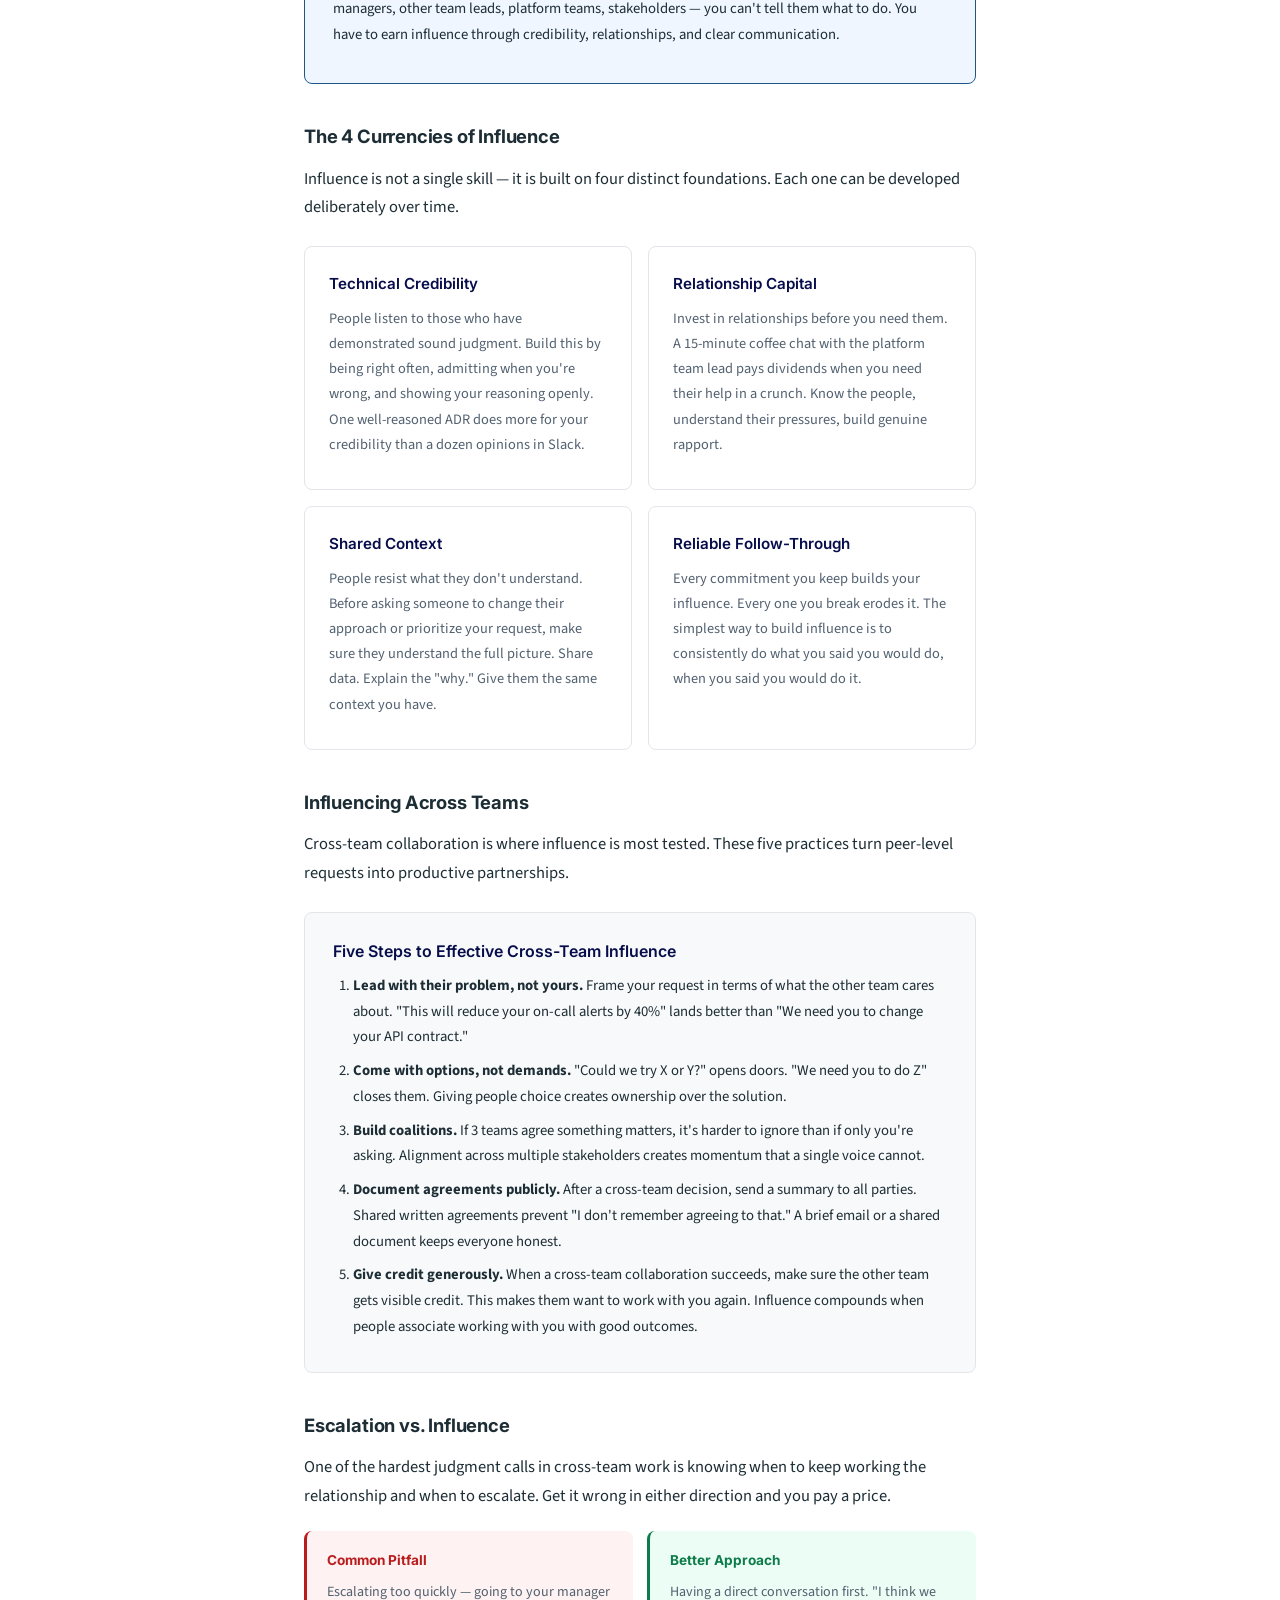
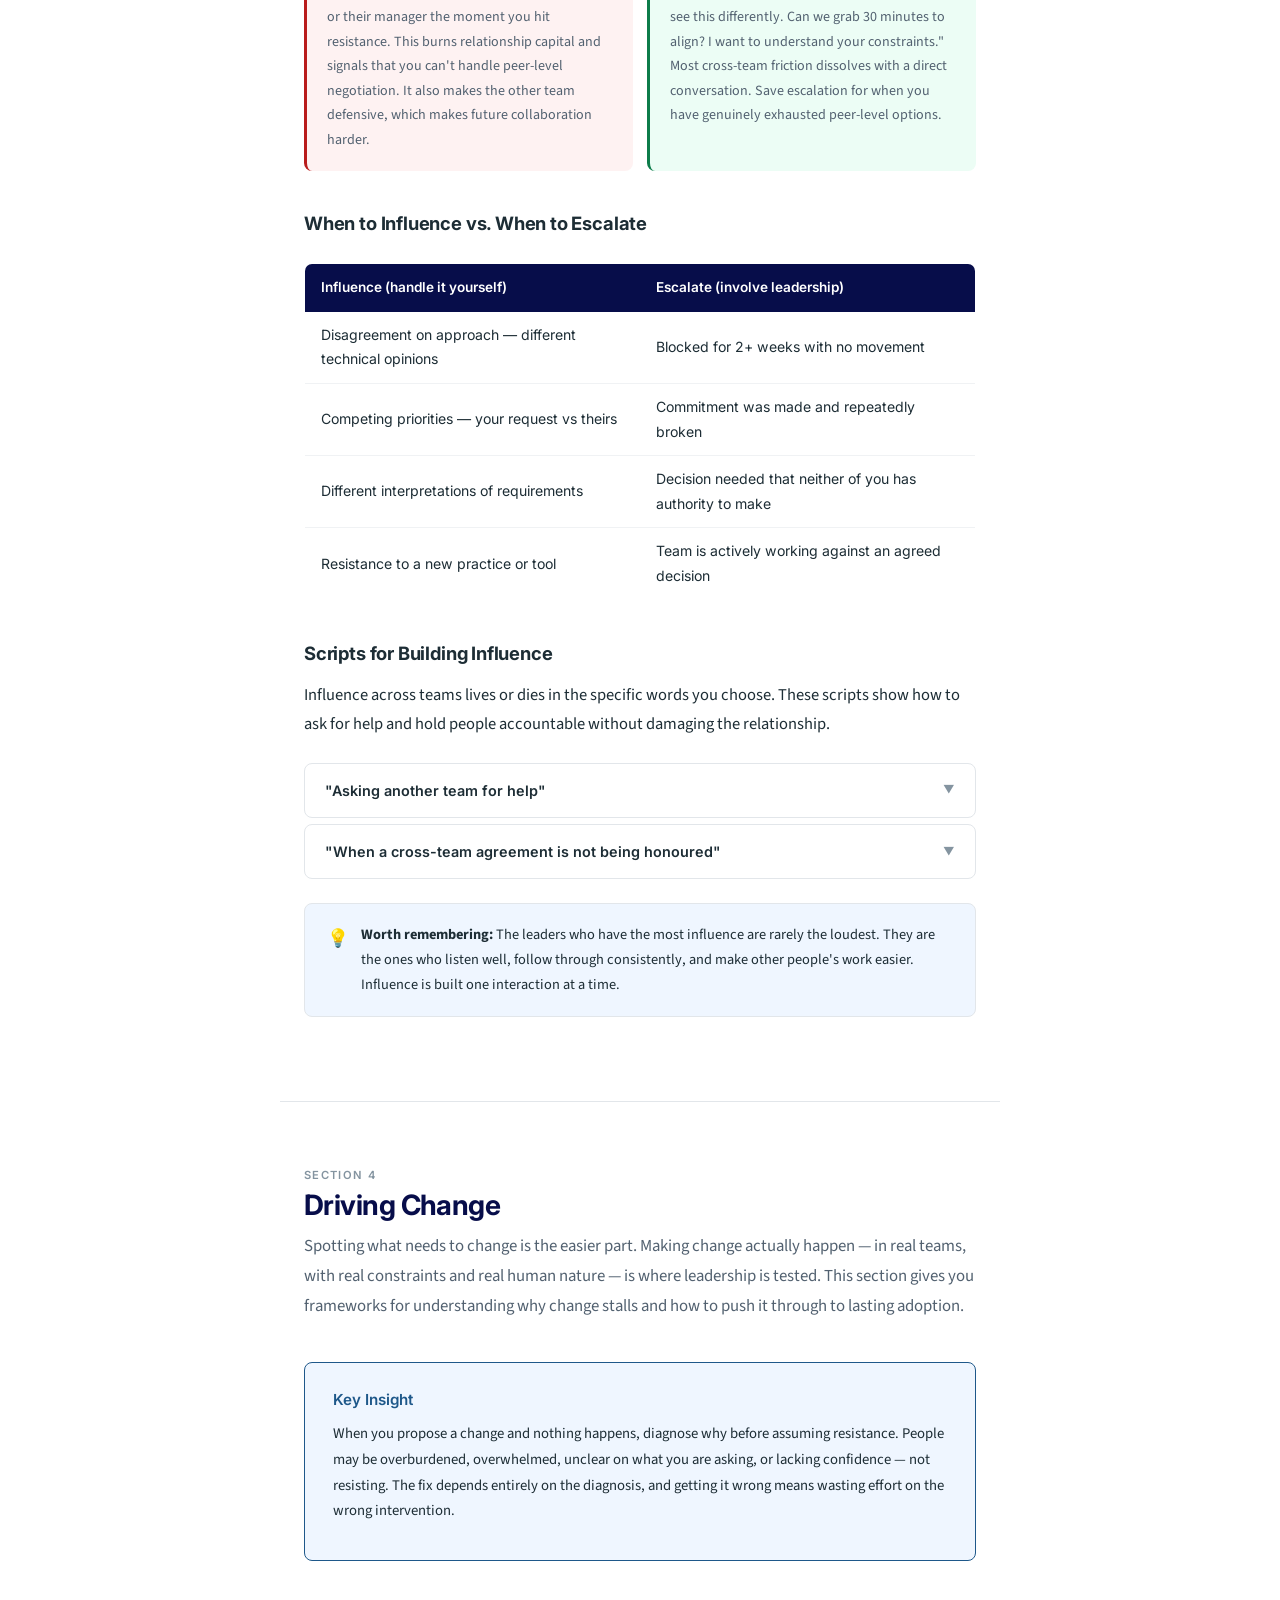
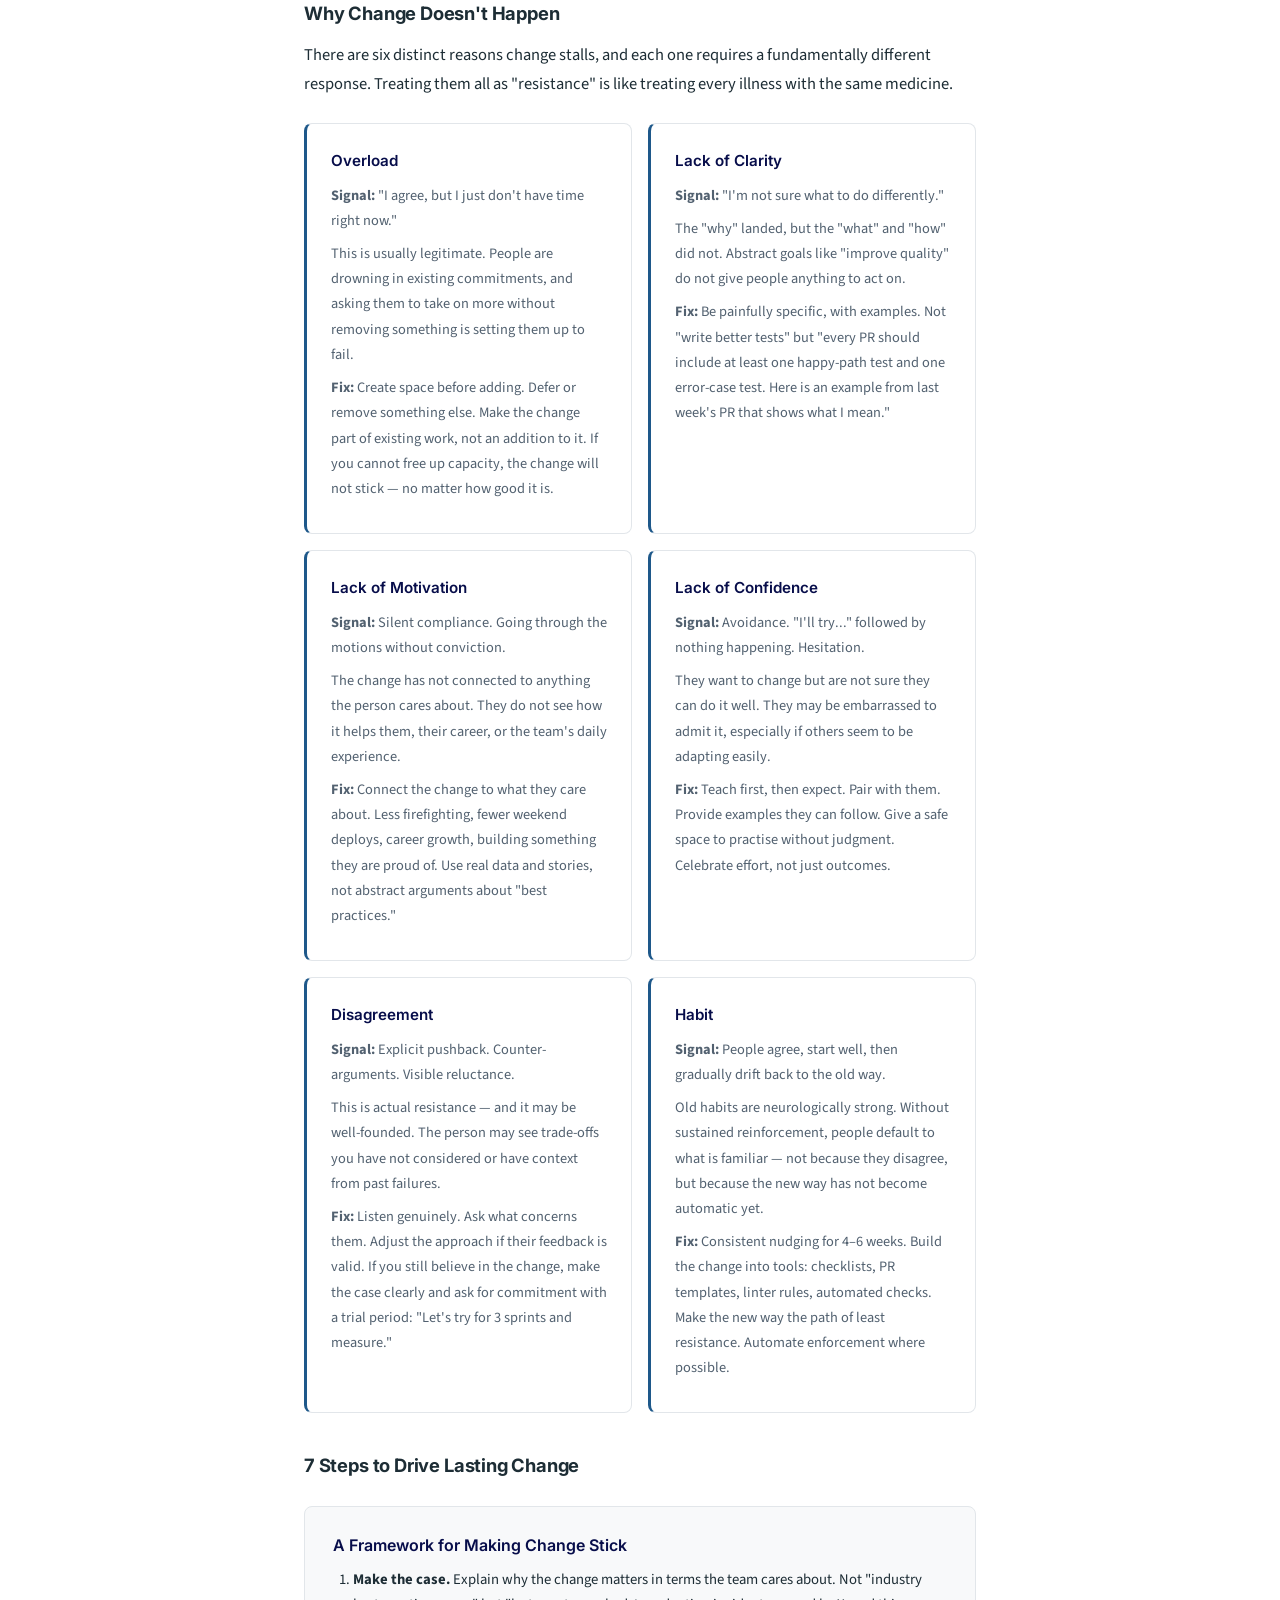
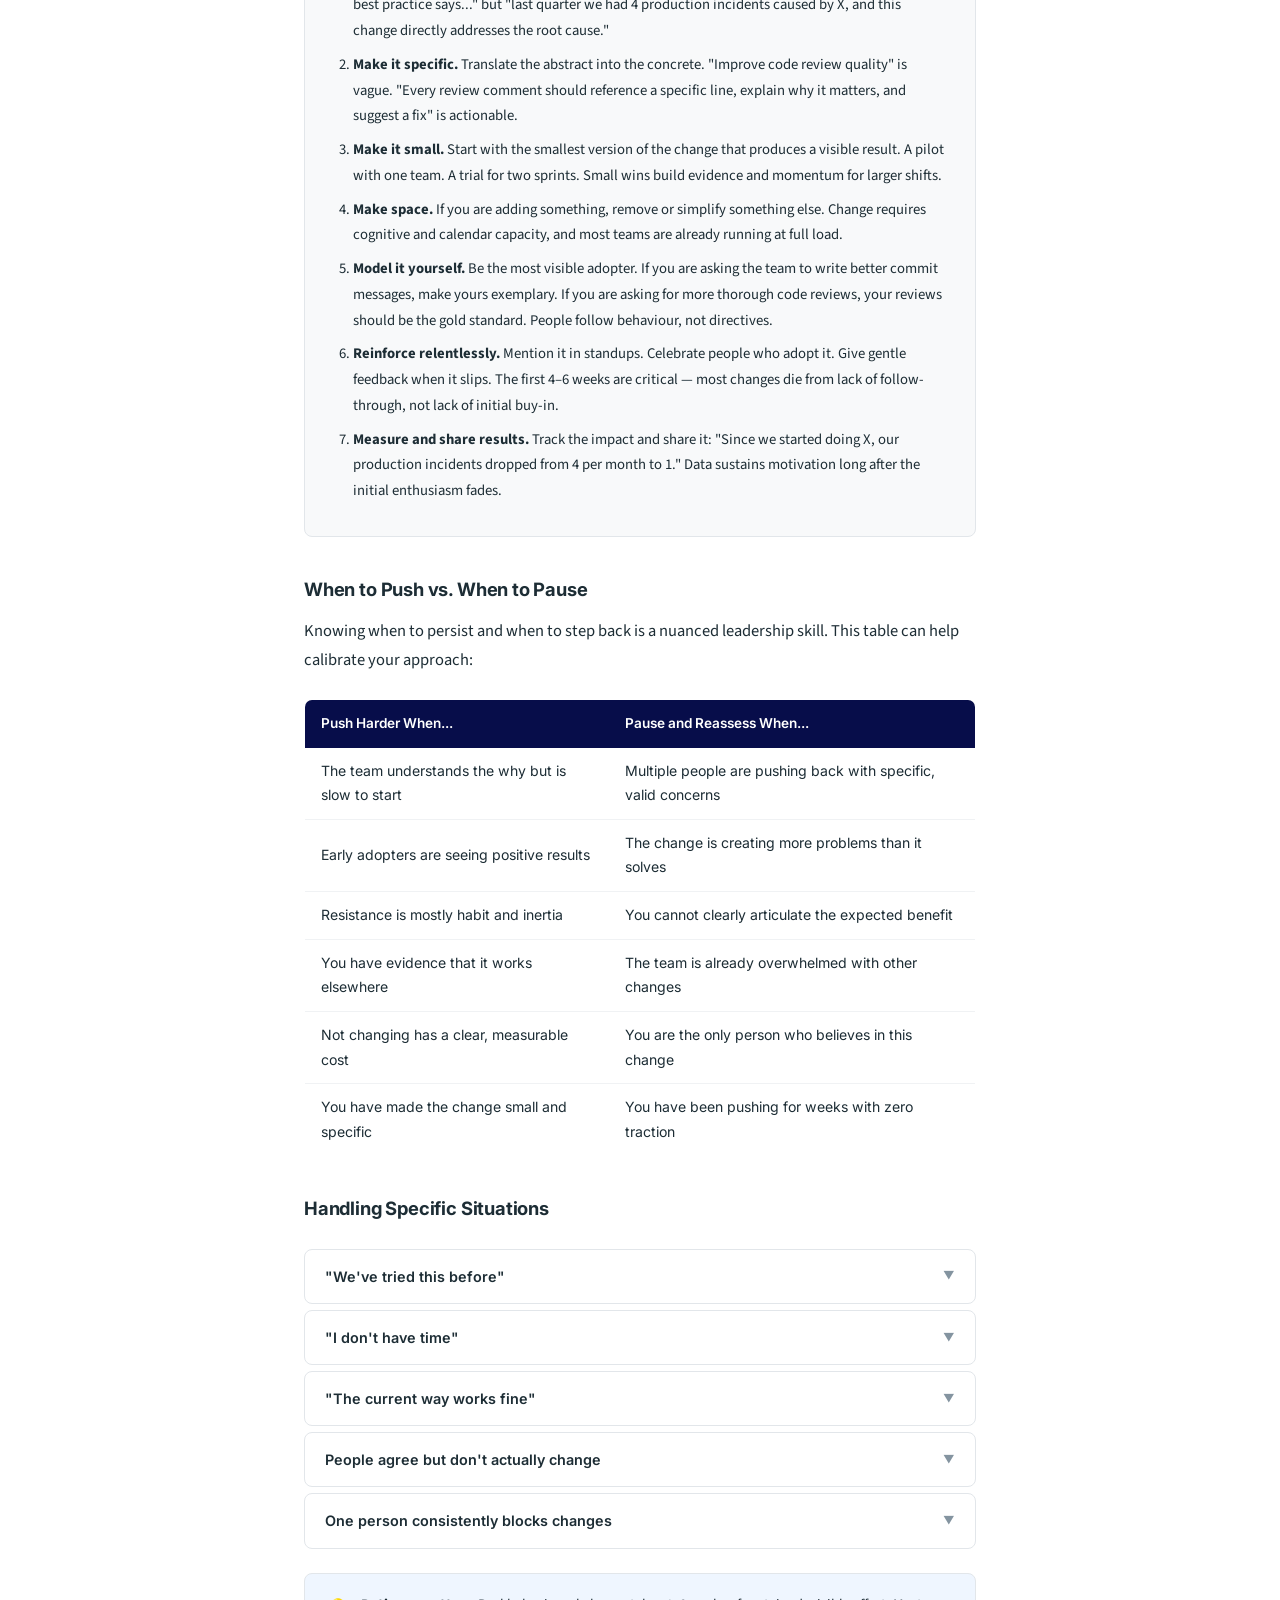
<file: communication-change.html>
<!DOCTYPE html>
<html lang="en" data-theme="light">
<head>
  <meta charset="UTF-8">
  <meta name="viewport" content="width=device-width, initial-scale=1.0">
  <title>Communication &amp; Change &mdash; Beyond IC</title>
  <link rel="preconnect" href="https://fonts.googleapis.com">
  <link rel="preconnect" href="https://fonts.gstatic.com" crossorigin>
  <link href="https://fonts.googleapis.com/css2?family=Inter:wght@400;500;600;700;800&family=Source+Sans+3:wght@400;500;600;700&display=swap" rel="stylesheet">
  <link rel="stylesheet" href="css/styles.css">
</head>
<body data-current-page="communication-change.html">

  <!-- ─── NAV ─── -->
  <nav id="navbar">
    <div class="nav-inner">
      <a href="index.html" class="nav-brand">Beyond IC</a>
      <div class="nav-links" id="navLinks">
        <a href="index.html">Home</a>
        <div class="nav-dropdown">
          <button class="nav-dropdown-toggle">Start Here</button>
          <div class="nav-dropdown-menu">
            <a href="12-week-plan.html">The 12-Week Plan</a>
            <a href="foundations.html">Foundations</a>
            <a href="leadership-styles.html">Know Your Style</a>
            <a href="first-90-days.html">First 90 Days</a>
          </div>
        </div>
        <div class="nav-dropdown">
          <button class="nav-dropdown-toggle">Skills</button>
          <div class="nav-dropdown-menu">
            <a href="communication-change.html">Communication &amp; Change</a>
            <a href="technical-excellence.html">Technical Excellence</a>
            <a href="delivery-execution.html">Delivery &amp; Execution</a>
            <a href="consulting-mindset.html">Consulting Mindset</a>
            <a href="ai-modern-team.html">AI &amp; the Modern Team</a>
          </div>
        </div>
        <div class="nav-dropdown">
          <button class="nav-dropdown-toggle">People</button>
          <div class="nav-dropdown-menu">
            <a href="people-culture.html">People &amp; Culture</a>
            <a href="team-health.html">Team Health</a>
          </div>
        </div>
        <a href="resources.html">Resources</a>
        <a href="self-assessment.html">Self-Assessment</a>
      </div>
      <div class="nav-right">
        <button class="theme-toggle" id="themeBtn" onclick="toggleTheme()" aria-label="Toggle dark mode">&#127769;</button>
        <button class="hamburger" onclick="toggleMenu()" aria-label="Open menu">&#9776;</button>
      </div>
    </div>
  </nav>

  <!-- ─── PAGE HEADER ─── -->
  <div class="page-header">
    <h1>Communication &amp; Change</h1>
    <p class="subtitle">How to communicate with clarity and presence, drive lasting change, and keep questioning whether there&rsquo;s a better way.</p>
  </div>

  <!-- ─── IN-PAGE TABLE OF CONTENTS ─── -->
  <div class="page-toc">
    <h4>On This Page</h4>
    <ul>
      <li><a href="#communication">1. Communicate with Structure and Presence</a></li>
      <li><a href="#managing-up">2. Managing Up</a></li>
      <li><a href="#influence">3. Influence Without Authority</a></li>
      <li><a href="#driving-change">4. Driving Change</a></li>
      <li><a href="#status-quo">5. Challenging the Status Quo</a></li>
      <li><a href="#written-artifacts">6. Written Artifacts That Drive Decisions</a></li>
    </ul>
  </div>

  <!-- ═══════════════════════════════════════════════════════════
       SECTION 1: COMMUNICATE WITH STRUCTURE AND PRESENCE
       ═══════════════════════════════════════════════════════════ -->
  <section class="fade-in" id="communication">
    <span class="section-num">Section 1</span>
    <h2>Communicate with Structure and Presence</h2>
    <p class="section-intro">Technical skill earns you a seat at the table. Communication skill determines whether anyone listens once you sit down. The frameworks below are not about polish or performance &mdash; they are about making your ideas land so you can have real influence.</p>

    <h3>The Pyramid Principle</h3>
    <p>Created by Barbara Minto during her time at McKinsey, the Pyramid Principle is deceptively simple: <strong>lead with your conclusion, then support it with grouped arguments and evidence.</strong> It is the single highest-leverage communication skill you can develop as a leader.</p>

    <div class="framework">
      <h4>Why Engineers Default to Bottom-Up</h4>
      <p>Engineers are trained to show their work. In school, you got partial credit for showing your reasoning. In code reviews, you walk through the logic step by step. This habit carries into how you communicate: you start with what you investigated, what you found, and eventually arrive at a conclusion.</p>
      <p>The problem is that executives and stakeholders are optimising for speed. They make dozens of decisions a day and need the answer first to decide whether the supporting detail is worth their time. When you build to a conclusion, they are mentally shouting "get to the point" while trying to look patient.</p>
      <h4>The Structure</h4>
      <ol>
        <li><strong>State your conclusion first.</strong> One clear sentence. Your audience's attention is highest right now &mdash; use it.</li>
        <li><strong>Group your supporting arguments</strong> into 2&ndash;4 logical categories. Each group should stand on its own as a reason to believe the conclusion.</li>
        <li><strong>Back each argument with evidence.</strong> Data, examples, or reasoning that makes each point credible.</li>
      </ol>
    </div>

    <div class="pattern-grid">
      <div class="pitfall">
        <h5>Bottom-Up (common engineer default)</h5>
        <p>"We've been investigating the checkout latency issue. First, we profiled the API gateway and noticed some overhead in the auth middleware. Then we looked at the database queries and found three N+1 queries in the order history endpoint. We also checked the Redis cache and it turns out the TTL was set to 5 seconds instead of 5 minutes due to a config typo. So we think we can get checkout latency from 3.2 seconds down to under 800 milliseconds with about 4 days of work."</p>
      </div>
      <div class="better">
        <h5>Pyramid Style (lead with the answer)</h5>
        <p>"We can cut checkout latency by 75% &mdash; from 3.2 seconds to under 800ms &mdash; with 4 days of work. Three issues are compounding: N+1 database queries in order history, a misconfigured cache TTL, and unnecessary auth middleware overhead. Here is the breakdown and proposed fix for each..."</p>
      </div>
    </div>

    <div class="tip info-tip">
      <span class="tip-icon">&#128161;</span>
      <p><strong>A good test:</strong> Before sending a message or starting a presentation, write your key point in a single sentence. If you cannot do it, you are not ready to communicate yet &mdash; you are still thinking. That is fine, but know the difference.</p>
    </div>

    <h3>MECE Thinking</h3>
    <p>MECE stands for Mutually Exclusive, Collectively Exhaustive. It is a way of breaking down a problem so that your categories do not overlap and nothing falls through the cracks. It matters because sloppy categorisation leads to double-counting, missed root causes, and analysis that feels thorough but isn't.</p>

    <div class="framework">
      <h4>The Two Rules</h4>
      <ul>
        <li><strong>Mutually Exclusive:</strong> Every item belongs in exactly one category. If something could fit in two buckets, your buckets are wrong.</li>
        <li><strong>Collectively Exhaustive:</strong> Your categories, taken together, cover the entire problem. If something could exist outside all your buckets, you have a gap.</li>
      </ul>
      <h4>Worked Example</h4>
      <p>Your manager asks: "Why are we missing sprint deadlines?" You could brainstorm a list of reasons, but that tends to produce scattered, overlapping ideas. A MECE breakdown forces rigour:</p>
      <ol>
        <li><strong>Estimation issues</strong> &mdash; stories are consistently larger than estimated, complexity is underestimated, spikes are not timeboxed</li>
        <li><strong>Scope issues</strong> &mdash; requirements change mid-sprint, stakeholders add work after planning, "small" requests get accepted without adjusting commitments</li>
        <li><strong>Execution issues</strong> &mdash; developers are blocked waiting for reviews, context switching between projects, skill gaps on specific technologies</li>
        <li><strong>Process issues</strong> &mdash; acceptance criteria are unclear, QA handoff is slow, deployment pipeline is unreliable</li>
      </ol>
      <p>These four categories do not overlap (a problem fits in one and only one) and together they cover every possible cause. You can now investigate each systematically and present findings clearly, rather than chasing anecdotes.</p>
    </div>

    <h3>Issue &rarr; Impact &rarr; Action</h3>
    <p>Most people are good at describing problems. Far fewer are good at explaining why the problem matters and what they need. This three-part formula gives your listener everything they need to respond effectively.</p>

    <div class="framework">
      <h4>The Formula</h4>
      <ol>
        <li><strong>Issue:</strong> What is happening? (one or two factual sentences)</li>
        <li><strong>Impact:</strong> Why does it matter? Who is affected, and how badly? (translate to business terms when possible)</li>
        <li><strong>Action:</strong> What do you need? What are you already doing? (be specific &mdash; "I need a decision by Thursday" is better than "thoughts?")</li>
      </ol>
      <h4>Why People Fail at This</h4>
      <p>Most people stop at the Issue. They describe the problem in detail &mdash; what is broken, when it started, what they have tried. The listener is left wondering: "How bad is this? Do I need to do something? What are they asking me for?" Issue-Impact-Action removes that ambiguity entirely.</p>
      <h4>Example</h4>
      <p><strong>Issue:</strong> "Our CI pipeline has been flaky for the past two weeks &mdash; about 15% of builds fail on tests that pass locally."</p>
      <p><strong>Impact:</strong> "Developers are re-running pipelines 2&ndash;3 times per MR, adding roughly 30 minutes of wait time per merge. Across the team, that is about 6 hours of lost developer time per week."</p>
      <p><strong>Action:</strong> "I want to allocate 3 days next sprint to investigate and fix the flaky tests. I need your support to protect that capacity from feature work."</p>
    </div>

    <h3>Situation &rarr; Complication &rarr; Resolution</h3>
    <p>SCR is a storytelling framework that works because it mirrors how humans naturally process information. We need context first (situation), then tension (complication), then relief (resolution). It is especially powerful for proposals, escalations, and persuading decision-makers.</p>

    <div class="framework">
      <h4>The Three Parts</h4>
      <ol>
        <li><strong>Situation:</strong> What is the current state? This should be uncontroversial &mdash; something everyone would agree on.</li>
        <li><strong>Complication:</strong> What has changed, or what is the tension? This creates the "so what" that demands a response.</li>
        <li><strong>Resolution:</strong> What do you recommend? This is your proposed path forward.</li>
      </ol>
      <h4>Example: Proposing a Tech Investment</h4>
      <p><strong>Situation:</strong> "We deploy to production twice a week. Each deploy requires a manual regression cycle that takes two testers a full day."</p>
      <p><strong>Complication:</strong> "The product team wants to move to daily deploys next quarter to support faster experimentation. At our current pace, that would require doubling our QA capacity &mdash; which is not in the budget."</p>
      <p><strong>Resolution:</strong> "I propose we invest 3 sprints in end-to-end test automation for the critical paths. This would cut regression from 8 hours to 20 minutes and make daily deploys feasible without additional headcount. The investment pays for itself within 6 weeks."</p>
    </div>

    <h3>Executive Presence</h3>
    <p>Executive presence is not a personality trait you either have or don't. It is a collection of behaviours that you can practise and improve over time. It boils down to this: when the stakes are high, can you communicate with clarity, confidence, and composure?</p>

    <div class="card-grid two-col">
      <div class="card">
        <h4>Speaking in Leadership Forums</h4>
        <ul>
          <li><strong>Prepare your top 3 points</strong> before the meeting. Even 5 minutes of preparation dramatically changes how you show up.</li>
          <li><strong>Lead with the headline.</strong> "Delivery is on track, with one risk I want to flag." Then provide detail only if asked.</li>
          <li><strong>Be concise.</strong> In senior forums, brevity signals confidence. Aim for 30 seconds. Elaborate only when invited.</li>
          <li><strong>Use numbers.</strong> "We reduced incident response time from 45 minutes to 12" is far more compelling than "we got better at incidents."</li>
          <li><strong>Say "I don't know, but I'll find out by EOD"</strong> when you genuinely do not know. Guessing erodes trust faster than any knowledge gap.</li>
        </ul>
      </div>
      <div class="card">
        <h4>Handling Tough Questions</h4>
        <ul>
          <li><strong>Don't rush.</strong> A 2-second pause before answering signals thoughtfulness, not uncertainty. Take the breath.</li>
          <li><strong>Reframe if needed.</strong> "That is a good question. The way I would frame it is..." lets you steer toward solid ground.</li>
          <li><strong>Acknowledge gaps honestly.</strong> "I want to verify those numbers before I commit. Can I follow up by tomorrow?"</li>
          <li><strong>Bridge to what you know.</strong> "I am not sure about X specifically, but what I can tell you is Y, which speaks to the same concern."</li>
          <li><strong>Always follow up.</strong> If you said you would get back to someone, do it. Reliability compounds into credibility over time.</li>
        </ul>
      </div>
    </div>

    <div class="card-grid two-col">
      <div class="card">
        <h4>Demo Confidence</h4>
        <ul>
          <li><strong>Know your audience.</strong> Executives care about outcomes and risks. Other engineers want technical depth. Adjust your level of detail.</li>
          <li><strong>Tell a story.</strong> "Before: users filled out a 12-field form. After: one click. Here is the impact on completion rates." Impact over implementation.</li>
          <li><strong>Prepare for failure.</strong> Demos break. Have screenshots or a recording as backup. "Let me walk you through the flow while we sort this out" beats freezing.</li>
          <li><strong>End with what is next.</strong> "Next sprint we are adding X. The risk we are watching is Y." This shows you are thinking ahead, not just presenting what is done.</li>
        </ul>
      </div>
      <div class="card">
        <h4>Building Confidence Over Time</h4>
        <ul>
          <li><strong>Start with written updates.</strong> If live communication feels daunting, begin with concise written summaries. Build the muscle in a lower-stakes format.</li>
          <li><strong>Dry-run with a peer.</strong> Before a big presentation, spend 5 minutes rehearsing with someone you trust. "Does this flow? Am I missing anything?"</li>
          <li><strong>Observe leaders you admire.</strong> Watch how they structure updates, handle pushback, and recover from mistakes. This is a skill, not a personality trait.</li>
          <li><strong>Volunteer for small opportunities.</strong> Present in a team demo before presenting to leadership. Each rep builds capacity for the next one.</li>
        </ul>
      </div>
    </div>

    <div class="tip purple-tip">
      <span class="tip-icon">&#128218;</span>
      <p><strong>Go deeper:</strong> Read <em>The Pyramid Principle</em> by Barbara Minto for the definitive guide to structured communication. For presence, <em>Executive Presence</em> by Sylvia Ann Hewlett breaks the concept into concrete, practicable skills.</p>
    </div>
  </section>

  <div class="section-divider"></div>

  <!-- ═══════════════════════════════════════════════════════════
       SECTION 2: MANAGING UP
       ═══════════════════════════════════════════════════════════ -->
  <section class="fade-in" id="managing-up">
    <span class="section-num">Section 2</span>
    <h2>Managing Up</h2>
    <p class="section-intro">Your relationship with your manager is one of the most consequential factors in your team's success. Managing up is not about politics &mdash; it is about building a partnership where information flows well in both directions.</p>

    <div class="key-insight">
      <h4>Key Insight</h4>
      <p>Managing up is not political maneuvering &mdash; it is making sure your manager has what they need to support you and your team. When you manage up well, your team gets more resources, more air cover, and better decisions. When you don't, your manager is blindsided, your team's work is invisible, and good ideas die in silence.</p>
    </div>

    <h3>What Your Manager Needs From You</h3>
    <p>Most managers will not tell you this directly, but there are four things they rely on from every leader who reports to them:</p>

    <div class="card-grid two-col">
      <div class="card">
        <h4>No Surprises</h4>
        <p>Surface risks early &mdash; not at the deadline. Your manager would rather hear "this might slip" on Tuesday than "this slipped" on Friday. Early warning gives them time to help, adjust expectations, or re-prioritise. Late surprises make both of you look bad and erode trust.</p>
        <p><strong>The rule:</strong> If there is a 30% chance something will go wrong, mention it now. Don't wait until it becomes a certainty.</p>
      </div>
      <div class="card">
        <h4>Context Without Detail</h4>
        <p>Your manager needs to understand impact, not implementation. They do not need to know which database index you are adding &mdash; they need to know that checkout performance will improve by 40% and it will take 3 days. Save the technical detail for when they ask, or for written documentation.</p>
        <p><strong>The test:</strong> Can you explain the situation in 3 sentences that a non-technical VP would understand?</p>
      </div>
      <div class="card">
        <h4>Recommendations, Not Problems</h4>
        <p>Bring options with your preferred choice and reasoning. "We have a problem" puts the burden on your manager. "We have a problem, here are three options, I recommend B because..." makes you a partner in solving it. Even if they choose differently, you have shown leadership thinking.</p>
        <p><strong>The formula:</strong> "Here is the situation. I see three paths. I recommend X because Y. What do you think?"</p>
      </div>
      <div class="card">
        <h4>Predictability</h4>
        <p>Consistent delivery and a consistent communication rhythm. Your manager should never have to chase you for an update. Establish a cadence &mdash; whether it is a weekly email, a 1:1 agenda, or a Slack summary &mdash; and stick to it. Predictability builds trust faster than any single heroic effort.</p>
        <p><strong>The habit:</strong> Send a brief weekly update every Friday: what shipped, what is in progress, what risks are on the horizon.</p>
      </div>
    </div>

    <h3>When Your Manager Disagrees with Your Technical Direction</h3>
    <p>This happens to every leader eventually. The way you handle it defines the relationship. Here is a framework that respects both your expertise and their authority:</p>

    <div class="framework">
      <h4>A Step-by-Step Approach</h4>
      <ol>
        <li><strong>Understand their concern first.</strong> Before defending your position, ask: "What are you worried about?" Often their objection is about risk, timeline, or stakeholder perception &mdash; not the technical approach itself. Understanding the real concern changes the conversation entirely.</li>
        <li><strong>Present your reasoning with data, not authority.</strong> "I ran load tests comparing both approaches, and option A handles 3x the throughput at the same cost" is persuasive. "Trust me, I have done this before" is not. Data invites dialogue; authority invites defensiveness.</li>
        <li><strong>Offer an experiment.</strong> "Can we try my approach for 2 weeks and measure the results? If the metrics don't improve, we switch to your preferred approach." This lowers the stakes and lets evidence settle the disagreement.</li>
        <li><strong>If overruled, commit and execute.</strong> Disagree and commit is not just a team principle &mdash; it applies to your relationship with your manager too. Execute their decision wholeheartedly. If the results confirm your concern, you will have earned the credibility to revisit the decision with evidence, not resentment.</li>
      </ol>
    </div>

    <h3>Asking for What Your Team Needs</h3>
    <p>Whether it is headcount, time for tech debt, a new tool, or sprint capacity for improvement work &mdash; the way you frame the ask determines whether you get it.</p>

    <div class="framework">
      <h4>Framing Requests Effectively</h4>
      <ul>
        <li><strong>Frame in business terms.</strong> "If we invest 2 sprints in test automation, we will reduce regression testing from 3 days to 3 hours per release, enabling us to release weekly instead of monthly." This is not a tech favour &mdash; it is a business investment with a measurable return.</li>
        <li><strong>Quantify the cost of inaction.</strong> "Last quarter, we spent 140 hours on manual regression testing. That is roughly 4 developer-weeks. The automation investment pays for itself in a single quarter." Numbers make the invisible visible.</li>
        <li><strong>Propose, don't demand.</strong> Give options with trade-offs: "Option A: full automation in 3 sprints, zero manual regression after. Option B: automate critical paths in 1 sprint, reduce manual effort by 60%. I recommend B as a starting point." This shows you are thinking about constraints, not just your wish list.</li>
        <li><strong>Anticipate objections.</strong> Think about what your manager will ask: "What if we need that capacity for feature X?" Have an answer ready: "We can phase it &mdash; 20% capacity per sprint instead of a dedicated sprint."</li>
      </ul>
    </div>

    <h3>Giving Upward Feedback</h3>
    <p>Giving feedback to your manager is one of the more uncomfortable leadership skills, but it is also one of the most valuable. Most managers receive far less honest feedback than they think.</p>

    <div class="framework">
      <h4>Making It Work</h4>
      <ul>
        <li><strong>Use the SBI model.</strong> Situation &rarr; Behaviour &rarr; Impact, the same framework you would use for peer feedback. "In yesterday's planning session (S), when you overrode the team's estimate without discussion (B), it made the team feel their input doesn't matter (I)."</li>
        <li><strong>Pick the right moment.</strong> A private 1:1 is the place for this &mdash; never in front of the team or in a group setting. Timing matters as much as content.</li>
        <li><strong>Frame as partnership.</strong> "I want to help you help us" is a very different signal than "you are doing this wrong." You are on the same side. Make that obvious.</li>
        <li><strong>Be specific and actionable.</strong> "I think your communication could be better" is unhelpful. "When priorities shift, a quick Slack message explaining why would help the team adjust without feeling whiplashed" gives them something concrete to do differently.</li>
      </ul>
    </div>

    <div class="tip info-tip">
      <span class="tip-icon">&#128161;</span>
      <p><strong>Remember:</strong> Your manager is also figuring things out. They have pressures you may not see, deadlines you may not know about, and a manager of their own to manage up to. Extending the same empathy upward that you extend to your team makes the whole chain work better.</p>
    </div>
  </section>

  <div class="section-divider"></div>

  <!-- ═══════════════════════════════════════════════════════════
       SECTION 3: INFLUENCE WITHOUT AUTHORITY
       ═══════════════════════════════════════════════════════════ -->
  <section class="fade-in" id="influence">
    <span class="section-num">Section 3</span>
    <h2>Influence Without Authority</h2>
    <p class="section-intro">As you grow into leadership, you quickly discover that most of the people you need to align with do not report to you. Driving outcomes across teams, functions, and organisational boundaries requires a different set of skills than managing a team you directly lead.</p>

    <div class="key-insight">
      <h4>Key Insight</h4>
      <p>Most engineering leaders don't have direct authority over everyone they need to influence. Product managers, other team leads, platform teams, stakeholders &mdash; you can't tell them what to do. You have to earn influence through credibility, relationships, and clear communication.</p>
    </div>

    <h3>The 4 Currencies of Influence</h3>
    <p>Influence is not a single skill &mdash; it is built on four distinct foundations. Each one can be developed deliberately over time.</p>

    <div class="card-grid two-col">
      <div class="card">
        <h4>Technical Credibility</h4>
        <p>People listen to those who have demonstrated sound judgment. Build this by being right often, admitting when you're wrong, and showing your reasoning openly. One well-reasoned ADR does more for your credibility than a dozen opinions in Slack.</p>
      </div>
      <div class="card">
        <h4>Relationship Capital</h4>
        <p>Invest in relationships before you need them. A 15-minute coffee chat with the platform team lead pays dividends when you need their help in a crunch. Know the people, understand their pressures, build genuine rapport.</p>
      </div>
      <div class="card">
        <h4>Shared Context</h4>
        <p>People resist what they don't understand. Before asking someone to change their approach or prioritize your request, make sure they understand the full picture. Share data. Explain the "why." Give them the same context you have.</p>
      </div>
      <div class="card">
        <h4>Reliable Follow-Through</h4>
        <p>Every commitment you keep builds your influence. Every one you break erodes it. The simplest way to build influence is to consistently do what you said you would do, when you said you would do it.</p>
      </div>
    </div>

    <h3>Influencing Across Teams</h3>
    <p>Cross-team collaboration is where influence is most tested. These five practices turn peer-level requests into productive partnerships.</p>

    <div class="framework">
      <h4>Five Steps to Effective Cross-Team Influence</h4>
      <ol>
        <li><strong>Lead with their problem, not yours.</strong> Frame your request in terms of what the other team cares about. "This will reduce your on-call alerts by 40%" lands better than "We need you to change your API contract."</li>
        <li><strong>Come with options, not demands.</strong> "Could we try X or Y?" opens doors. "We need you to do Z" closes them. Giving people choice creates ownership over the solution.</li>
        <li><strong>Build coalitions.</strong> If 3 teams agree something matters, it's harder to ignore than if only you're asking. Alignment across multiple stakeholders creates momentum that a single voice cannot.</li>
        <li><strong>Document agreements publicly.</strong> After a cross-team decision, send a summary to all parties. Shared written agreements prevent "I don't remember agreeing to that." A brief email or a shared document keeps everyone honest.</li>
        <li><strong>Give credit generously.</strong> When a cross-team collaboration succeeds, make sure the other team gets visible credit. This makes them want to work with you again. Influence compounds when people associate working with you with good outcomes.</li>
      </ol>
    </div>

    <h3>Escalation vs. Influence</h3>
    <p>One of the hardest judgment calls in cross-team work is knowing when to keep working the relationship and when to escalate. Get it wrong in either direction and you pay a price.</p>

    <div class="pattern-grid">
      <div class="pitfall">
        <h5>Common Pitfall</h5>
        <p>Escalating too quickly &mdash; going to your manager or their manager the moment you hit resistance. This burns relationship capital and signals that you can't handle peer-level negotiation. It also makes the other team defensive, which makes future collaboration harder.</p>
      </div>
      <div class="better">
        <h5>Better Approach</h5>
        <p>Having a direct conversation first. "I think we see this differently. Can we grab 30 minutes to align? I want to understand your constraints." Most cross-team friction dissolves with a direct conversation. Save escalation for when you have genuinely exhausted peer-level options.</p>
      </div>
    </div>

    <h3>When to Influence vs. When to Escalate</h3>

    <table class="comparison">
      <thead>
        <tr>
          <th>Influence (handle it yourself)</th>
          <th>Escalate (involve leadership)</th>
        </tr>
      </thead>
      <tbody>
        <tr>
          <td>Disagreement on approach &mdash; different technical opinions</td>
          <td>Blocked for 2+ weeks with no movement</td>
        </tr>
        <tr>
          <td>Competing priorities &mdash; your request vs theirs</td>
          <td>Commitment was made and repeatedly broken</td>
        </tr>
        <tr>
          <td>Different interpretations of requirements</td>
          <td>Decision needed that neither of you has authority to make</td>
        </tr>
        <tr>
          <td>Resistance to a new practice or tool</td>
          <td>Team is actively working against an agreed decision</td>
        </tr>
      </tbody>
    </table>

    <h3>Scripts for Building Influence</h3>
    <p>Influence across teams lives or dies in the specific words you choose. These scripts show how to ask for help and hold people accountable without damaging the relationship.</p>

    <div class="accordion">
      <div class="accordion-item">
        <div class="accordion-header" onclick="toggleAccordion(this)">
          <span>"Asking another team for help"</span>
          <span class="arrow">&#9660;</span>
        </div>
        <div class="accordion-body">
          <p><strong>Setting:</strong> Slack or meeting with a peer team lead.</p>
          <p>"Hey [name], I need your help with something. We have been seeing [specific issue] that I think touches your team's [service/area]. I have done some investigation on our side and narrowed it down to [specifics]. I know your team is busy &mdash; could we grab 20 minutes this week to look at it together? I want to make sure we solve this in a way that works for both teams, not just push the problem your way."</p>
          <p><strong>Why it works:</strong> It leads with respect for their time, shows you have done your homework, and frames it as collaboration not delegation.</p>
        </div>
      </div>
      <div class="accordion-item">
        <div class="accordion-header" onclick="toggleAccordion(this)">
          <span>"When a cross-team agreement is not being honoured"</span>
          <span class="arrow">&#9660;</span>
        </div>
        <div class="accordion-body">
          <p><strong>Setting:</strong> Private conversation with the other team's lead.</p>
          <p>"Hey [name], I wanted to check in about the [API change / migration / dependency] we discussed last month. We agreed on [specific thing] by [date], and it looks like it has slipped. I want to understand what happened &mdash; has something changed on your side? I am not trying to escalate this. I just want to figure out the right path forward together. If the timeline needs to shift, I would rather know now so we can adjust on our end."</p>
          <p><strong>Why it works:</strong> It references the specific agreement, asks for context instead of blaming, and explicitly says it is not an escalation &mdash; which keeps the relationship intact.</p>
        </div>
      </div>
    </div>

    <div class="tip info-tip">
      <span class="tip-icon">&#128161;</span>
      <p><strong>Worth remembering:</strong> The leaders who have the most influence are rarely the loudest. They are the ones who listen well, follow through consistently, and make other people's work easier. Influence is built one interaction at a time.</p>
    </div>
  </section>

  <div class="section-divider"></div>

  <!-- ═══════════════════════════════════════════════════════════
       SECTION 4: DRIVING CHANGE
       ═══════════════════════════════════════════════════════════ -->
  <section class="fade-in" id="driving-change">
    <span class="section-num">Section 4</span>
    <h2>Driving Change</h2>
    <p class="section-intro">Spotting what needs to change is the easier part. Making change actually happen &mdash; in real teams, with real constraints and real human nature &mdash; is where leadership is tested. This section gives you frameworks for understanding why change stalls and how to push it through to lasting adoption.</p>

    <div class="key-insight">
      <h4>Key Insight</h4>
      <p>When you propose a change and nothing happens, diagnose why before assuming resistance. People may be overburdened, overwhelmed, unclear on what you are asking, or lacking confidence &mdash; not resisting. The fix depends entirely on the diagnosis, and getting it wrong means wasting effort on the wrong intervention.</p>
    </div>

    <h3>Why Change Doesn't Happen</h3>
    <p>There are six distinct reasons change stalls, and each one requires a fundamentally different response. Treating them all as "resistance" is like treating every illness with the same medicine.</p>

    <div class="card-grid three-col">
      <div class="card" style="border-left: 3px solid var(--info);">
        <h4>Overload</h4>
        <p><strong>Signal:</strong> "I agree, but I just don't have time right now."</p>
        <p>This is usually legitimate. People are drowning in existing commitments, and asking them to take on more without removing something is setting them up to fail.</p>
        <p><strong>Fix:</strong> Create space before adding. Defer or remove something else. Make the change part of existing work, not an addition to it. If you cannot free up capacity, the change will not stick &mdash; no matter how good it is.</p>
      </div>
      <div class="card" style="border-left: 3px solid var(--info);">
        <h4>Lack of Clarity</h4>
        <p><strong>Signal:</strong> "I'm not sure what to do differently."</p>
        <p>The "why" landed, but the "what" and "how" did not. Abstract goals like "improve quality" do not give people anything to act on.</p>
        <p><strong>Fix:</strong> Be painfully specific, with examples. Not "write better tests" but "every PR should include at least one happy-path test and one error-case test. Here is an example from last week's PR that shows what I mean."</p>
      </div>
      <div class="card" style="border-left: 3px solid var(--info);">
        <h4>Lack of Motivation</h4>
        <p><strong>Signal:</strong> Silent compliance. Going through the motions without conviction.</p>
        <p>The change has not connected to anything the person cares about. They do not see how it helps them, their career, or the team's daily experience.</p>
        <p><strong>Fix:</strong> Connect the change to what they care about. Less firefighting, fewer weekend deploys, career growth, building something they are proud of. Use real data and stories, not abstract arguments about "best practices."</p>
      </div>
      <div class="card" style="border-left: 3px solid var(--info);">
        <h4>Lack of Confidence</h4>
        <p><strong>Signal:</strong> Avoidance. "I'll try..." followed by nothing happening. Hesitation.</p>
        <p>They want to change but are not sure they can do it well. They may be embarrassed to admit it, especially if others seem to be adapting easily.</p>
        <p><strong>Fix:</strong> Teach first, then expect. Pair with them. Provide examples they can follow. Give a safe space to practise without judgment. Celebrate effort, not just outcomes.</p>
      </div>
      <div class="card" style="border-left: 3px solid var(--info);">
        <h4>Disagreement</h4>
        <p><strong>Signal:</strong> Explicit pushback. Counter-arguments. Visible reluctance.</p>
        <p>This is actual resistance &mdash; and it may be well-founded. The person may see trade-offs you have not considered or have context from past failures.</p>
        <p><strong>Fix:</strong> Listen genuinely. Ask what concerns them. Adjust the approach if their feedback is valid. If you still believe in the change, make the case clearly and ask for commitment with a trial period: "Let's try for 3 sprints and measure."</p>
      </div>
      <div class="card" style="border-left: 3px solid var(--info);">
        <h4>Habit</h4>
        <p><strong>Signal:</strong> People agree, start well, then gradually drift back to the old way.</p>
        <p>Old habits are neurologically strong. Without sustained reinforcement, people default to what is familiar &mdash; not because they disagree, but because the new way has not become automatic yet.</p>
        <p><strong>Fix:</strong> Consistent nudging for 4&ndash;6 weeks. Build the change into tools: checklists, PR templates, linter rules, automated checks. Make the new way the path of least resistance. Automate enforcement where possible.</p>
      </div>
    </div>

    <h3>7 Steps to Drive Lasting Change</h3>
    <div class="framework">
      <h4>A Framework for Making Change Stick</h4>
      <ol>
        <li><strong>Make the case.</strong> Explain why the change matters in terms the team cares about. Not "industry best practice says..." but "last quarter we had 4 production incidents caused by X, and this change directly addresses the root cause."</li>
        <li><strong>Make it specific.</strong> Translate the abstract into the concrete. "Improve code review quality" is vague. "Every review comment should reference a specific line, explain why it matters, and suggest a fix" is actionable.</li>
        <li><strong>Make it small.</strong> Start with the smallest version of the change that produces a visible result. A pilot with one team. A trial for two sprints. Small wins build evidence and momentum for larger shifts.</li>
        <li><strong>Make space.</strong> If you are adding something, remove or simplify something else. Change requires cognitive and calendar capacity, and most teams are already running at full load.</li>
        <li><strong>Model it yourself.</strong> Be the most visible adopter. If you are asking the team to write better commit messages, make yours exemplary. If you are asking for more thorough code reviews, your reviews should be the gold standard. People follow behaviour, not directives.</li>
        <li><strong>Reinforce relentlessly.</strong> Mention it in standups. Celebrate people who adopt it. Give gentle feedback when it slips. The first 4&ndash;6 weeks are critical &mdash; most changes die from lack of follow-through, not lack of initial buy-in.</li>
        <li><strong>Measure and share results.</strong> Track the impact and share it: "Since we started doing X, our production incidents dropped from 4 per month to 1." Data sustains motivation long after the initial enthusiasm fades.</li>
      </ol>
    </div>

    <h3>When to Push vs. When to Pause</h3>
    <p>Knowing when to persist and when to step back is a nuanced leadership skill. This table can help calibrate your approach:</p>

    <table class="comparison">
      <thead>
        <tr>
          <th>Push Harder When...</th>
          <th>Pause and Reassess When...</th>
        </tr>
      </thead>
      <tbody>
        <tr>
          <td>The team understands the why but is slow to start</td>
          <td>Multiple people are pushing back with specific, valid concerns</td>
        </tr>
        <tr>
          <td>Early adopters are seeing positive results</td>
          <td>The change is creating more problems than it solves</td>
        </tr>
        <tr>
          <td>Resistance is mostly habit and inertia</td>
          <td>You cannot clearly articulate the expected benefit</td>
        </tr>
        <tr>
          <td>You have evidence that it works elsewhere</td>
          <td>The team is already overwhelmed with other changes</td>
        </tr>
        <tr>
          <td>Not changing has a clear, measurable cost</td>
          <td>You are the only person who believes in this change</td>
        </tr>
        <tr>
          <td>You have made the change small and specific</td>
          <td>You have been pushing for weeks with zero traction</td>
        </tr>
      </tbody>
    </table>

    <h3>Handling Specific Situations</h3>
    <div class="accordion">
      <div class="accordion-item">
        <div class="accordion-header" onclick="toggleAccordion(this)">
          <span>"We've tried this before"</span>
          <span class="arrow">&#9660;</span>
        </div>
        <div class="accordion-body">
          <p>This is change fatigue, and it deserves respect. Ask: "What happened last time? What went wrong?" Often the previous attempt failed because of poor timing, lack of follow-through, or missing support &mdash; not because the idea itself was bad.</p>
          <p>Acknowledge the history honestly, then articulate what is different this time: different context, a clearer plan, a commitment to sustained follow-through. If you cannot explain what is different, consider that they may have a point worth listening to.</p>
        </div>
      </div>
      <div class="accordion-item">
        <div class="accordion-header" onclick="toggleAccordion(this)">
          <span>"I don't have time"</span>
          <span class="arrow">&#9660;</span>
        </div>
        <div class="accordion-body">
          <p>This is usually a legitimate capacity issue, not an excuse. People are genuinely stretched. The fix is not to push harder &mdash; it is to make space. Ask: "What could I take off your plate to make room for this?" or "How can we integrate this into work you are already doing?"</p>
          <p>If the change truly matters, it has to be prioritised like any other work &mdash; with something else explicitly deprioritised to create room. Piling it on top of an already-full workload guarantees failure.</p>
        </div>
      </div>
      <div class="accordion-item">
        <div class="accordion-header" onclick="toggleAccordion(this)">
          <span>"The current way works fine"</span>
          <span class="arrow">&#9660;</span>
        </div>
        <div class="accordion-body">
          <p>This is comfort zone resistance, and the fix is making the hidden cost visible. "Works fine" often means "I have not noticed the pain because I have adapted to it." The data makes it real.</p>
          <p>Share concrete evidence: "Our current approach cost us 12 hours of rework last sprint" or "Teams using the new approach are deploying 3x more frequently with half the incidents." If you do not have data, get some before pushing the change. You might even discover they are right and the current way actually is fine.</p>
        </div>
      </div>
      <div class="accordion-item">
        <div class="accordion-header" onclick="toggleAccordion(this)">
          <span>People agree but don't actually change</span>
          <span class="arrow">&#9660;</span>
        </div>
        <div class="accordion-body">
          <p>This is the most common failure mode and it is almost always a habit problem. The gap between "I agree" and "I consistently do it" is enormous. Agreement is cognitive; behaviour is habitual.</p>
          <p>Close the gap by making the new behaviour the path of least resistance. Automate enforcement where possible: linter rules, PR templates, CI checks, automated reminders. Build the change into the tools and processes people already use every day. And follow up &mdash; consistently, kindly, persistently &mdash; for at least 4&ndash;6 weeks.</p>
        </div>
      </div>
      <div class="accordion-item">
        <div class="accordion-header" onclick="toggleAccordion(this)">
          <span>One person consistently blocks changes</span>
          <span class="arrow">&#9660;</span>
        </div>
        <div class="accordion-body">
          <p>Start by understanding why. Are they raising legitimate concerns? Do they have context others lack? Sometimes the "blocker" is the most thoughtful person in the room, and their objections deserve genuine engagement.</p>
          <p>If, after honest listening, their objections do not hold up: have a direct conversation. "I value your input, and I have genuinely considered your concerns. Here is why I believe we should move forward. I need your commitment to give this a fair try for the next 3 sprints." If blocking continues after that, it becomes a performance and expectations conversation, not a change management one.</p>
        </div>
      </div>
    </div>

    <div class="tip info-tip">
      <span class="tip-icon">&#128161;</span>
      <p><strong>Patience matters:</strong> Real behavioural change takes 4&ndash;6 weeks of sustained, visible effort. Most change initiatives die in week 2 when enthusiasm fades and old habits reassert themselves. The difference between teams that actually improve and those that don't is persistence through that uncomfortable middle period.</p>
    </div>

    <div class="tip purple-tip">
      <span class="tip-icon">&#128156;</span>
      <p><strong>Empathy check:</strong> Before concluding that someone is resistant, rule out the other five causes. Are they overloaded? Do they understand what you are asking? Do they know how to do it? Do they believe it matters? Do they just need more time to build the habit? The answer tells you what kind of support they actually need.</p>
    </div>
  </section>

  <div class="section-divider"></div>

  <!-- ═══════════════════════════════════════════════════════════
       SECTION 5: CHALLENGING THE STATUS QUO
       ═══════════════════════════════════════════════════════════ -->
  <section class="fade-in" id="status-quo">
    <span class="section-num">Section 5</span>
    <h2>Challenging the Status Quo</h2>
    <p class="section-intro">Healthy teams are never fully satisfied with "this is how we do it." Not because they are restless, but because they understand that the environment is always changing &mdash; and processes that were optimal last year may be holding them back today.</p>

    <div class="key-insight">
      <h4>Key Insight</h4>
      <p>The world is changing fast &mdash; AI is reshaping how we write code, test, and deploy. Frameworks evolve, patterns that were right 3 years ago may not be right today. Teams that regularly question "how we have always done it" adapt and thrive. Teams that don't will find themselves solving yesterday's problems with yesterday's tools while the landscape moves on without them.</p>
    </div>

    <h3>The Quarterly "Why Do We Still Do This?" Review</h3>
    <p>Set aside an hour each quarter to honestly examine your team's assumptions. These five questions can surface improvement opportunities that are hiding in plain sight:</p>

    <div class="framework">
      <h4>Five Questions for Quarterly Review</h4>
      <ul>
        <li><strong>Are our processes still fit for purpose?</strong> What made sense when the team was 4 people may not work at 12. What was right for monthly releases may not suit continuous delivery. Processes should evolve with the team, not calcify.</li>
        <li><strong>What manual work could be automated?</strong> Code generation, test scaffolding, documentation, code review triage &mdash; the tooling landscape, particularly around AI, is evolving faster than most teams realise. Revisit this every quarter because the answer keeps changing.</li>
        <li><strong>Are our patterns keeping up with language and framework evolution?</strong> Languages and frameworks introduce new capabilities and deprecate old approaches. If your codebase still looks like it was written three versions ago, you are carrying unnecessary complexity and missing opportunities for simplification.</li>
        <li><strong>What would we do differently if we started fresh today?</strong> This question cuts through institutional inertia. You may not be able to start from scratch, but the answer reveals which incremental improvements would have the highest impact.</li>
        <li><strong>What are other teams doing that we are not?</strong> Look outward. Read engineering blogs. Talk to peers at other companies. Attend meetups. The best ideas frequently come from outside your immediate circle.</li>
      </ul>
    </div>

    <h3>Areas to Continuously Challenge</h3>
    <div class="card-grid two-col">
      <div class="card">
        <h4>Delivery Process</h4>
        <p>Are sprints still the right cadence, or would continuous flow work better for your team? Are standups serving the team, or just a ritual everyone endures? Is your planning process helping you deliver, or consuming time that could be spent building?</p>
        <p><strong>Ask yourself:</strong> "If we designed our delivery process from scratch today, how much of the current process would survive?"</p>
      </div>
      <div class="card">
        <h4>Development Workflow</h4>
        <p>Are you leveraging AI tools effectively for code generation, test creation, documentation, and review? Is your CI/CD pipeline as fast as it could be? Are your development environments helping or creating friction?</p>
        <p><strong>Ask yourself:</strong> "What part of our daily workflow still feels like unnecessary friction?"</p>
      </div>
      <div class="card">
        <h4>Architecture Patterns</h4>
        <p>Are your current patterns the best choice for today's requirements, or are they inherited from a different era when the context was different? Team capabilities grow, infrastructure evolves, and what was a pragmatic compromise may now be an unnecessary constraint.</p>
        <p><strong>Ask yourself:</strong> "Are we using this pattern because it is the best choice, or because it is what we know?"</p>
      </div>
      <div class="card">
        <h4>Testing Strategy</h4>
        <p>Are you testing the right things at the right levels? Is your test suite giving you genuine confidence in deployments, or just generating coverage numbers? Are you investing time in tests that rarely catch bugs while under-testing the areas that actually break?</p>
        <p><strong>Ask yourself:</strong> "Where was our last production bug? Would our current test suite have caught it?"</p>
      </div>
      <div class="card">
        <h4>Communication</h4>
        <p>Are your meetings, documentation, and channels serving the team well? Is information reaching the right people at the right time? Are decisions being captured and made discoverable, or vanishing into Slack threads and forgotten meeting notes?</p>
        <p><strong>Ask yourself:</strong> "If a new team member joined today, how long would it take them to understand how we work and why?"</p>
      </div>
    </div>

    <div class="tip success-tip">
      <span class="tip-icon">&#127793;</span>
      <p><strong>Innovation does not require permission.</strong> If you see a better way, propose it with evidence. Run a small experiment on your own time or with willing teammates. Share the results. The best improvements often start as informal experiments by curious people, not as top-down mandates.</p>
    </div>
  </section>

  <div class="section-divider"></div>

  <!-- ═══════════════════════════════════════════════════════════
       SECTION 6: WRITTEN ARTIFACTS THAT DRIVE DECISIONS
       ═══════════════════════════════════════════════════════════ -->
  <section class="fade-in" id="written-artifacts">
    <span class="section-num">Section 6</span>
    <h2>Written Artifacts That Drive Decisions</h2>
    <p class="section-intro">Engineers communicate as much through written documents as through meetings. Design docs, RFCs, and Architecture Decision Records are not bureaucracy &mdash; they are tools for aligning teams, capturing reasoning, and making decisions durable. Learning to write and review these well is one of the most overlooked leadership skills.</p>

    <div class="key-insight">
      <h4>Key Insight</h4>
      <p>The best engineering decisions are not made in meetings &mdash; they are made in documents that were circulated before the meeting. When people have time to read, think, and comment asynchronously, the quality of the decision goes up and the length of the meeting goes down.</p>
    </div>

    <h3>Three Artifacts Every Engineering Leader Should Know</h3>

    <div class="card-grid three-col">
      <div class="card">
        <h4>Design Doc</h4>
        <p><strong>Used when:</strong> starting a new feature, significant refactor, or system change.</p>
        <p><strong>Contains:</strong> problem statement, proposed solution, alternatives considered, trade-offs, risks, and a request for feedback.</p>
        <p><strong>Length:</strong> 2&ndash;5 pages. The goal is alignment, not perfection.</p>
        <p><em>"The best design docs are written before the first line of code, not after."</em></p>
      </div>
      <div class="card">
        <h4>RFC (Request for Comments)</h4>
        <p><strong>Used when:</strong> proposing a change that affects multiple teams or establishes a new standard.</p>
        <p><strong>Contains:</strong> motivation, detailed proposal, migration plan, and open questions. The "request" framing matters &mdash; it signals that feedback is genuinely wanted, not just tolerated.</p>
        <p><em>"An RFC that receives no comments was either perfect or unread. Bet on the latter."</em></p>
      </div>
      <div class="card">
        <h4>ADR (Architecture Decision Record)</h4>
        <p><strong>Used when:</strong> making a significant technical decision that future engineers will question.</p>
        <p><strong>Contains:</strong> context, decision, consequences, and status. ADRs are short (1 page) and stored in the repo alongside code.</p>
        <p><em>"The goal is not to justify the decision to today's team &mdash; it is to explain it to the engineer who joins in 18 months and wonders why."</em></p>
      </div>
    </div>

    <h3>The Design Doc Template</h3>
    <div class="framework">
      <h4>A Structure for Capturing Decisions</h4>
      <ol>
        <li><strong>Title and Date</strong> &mdash; What are we deciding? When?</li>
        <li><strong>Authors</strong> &mdash; Who is driving this? (Ownership, not just attribution)</li>
        <li><strong>Status</strong> &mdash; Draft / Under Review / Accepted / Superseded</li>
        <li><strong>Problem Statement</strong> &mdash; What problem are we solving? Why now? (2&ndash;3 sentences. Use the Issue-Impact-Action structure from Section 1.)</li>
        <li><strong>Proposed Solution</strong> &mdash; What do you recommend? How does it work? Include enough detail for someone to evaluate the approach, but not so much that it reads like implementation docs.</li>
        <li><strong>Alternatives Considered</strong> &mdash; What else did you evaluate? Why did you reject them? This is the most important section &mdash; it shows your thinking, prevents others from re-proposing rejected approaches, and builds confidence in the recommendation.</li>
        <li><strong>Trade-offs and Risks</strong> &mdash; What are you giving up? What could go wrong? Being upfront about downsides builds trust.</li>
        <li><strong>Open Questions</strong> &mdash; What do you still need input on? This gives reviewers a clear invitation to contribute.</li>
        <li><strong>Decision</strong> &mdash; Once accepted: what was decided, by whom, and when.</li>
      </ol>
    </div>

    <div class="pattern-grid">
      <div class="pitfall">
        <h5>Common Pitfall</h5>
        <p>Writing the design doc after the implementation is done. The code is already merged, the doc is a formality, and nobody reviews it because the decision has already been made. The doc exists to satisfy process, not to improve the outcome.</p>
      </div>
      <div class="better">
        <h5>Better Approach</h5>
        <p>Writing the design doc before coding starts. Circulate it with a clear feedback deadline. Hold a 30-minute review meeting where the only agenda is the doc. Make design doc review as normal as code review.</p>
      </div>
    </div>

    <h3>How to Review a Design Doc</h3>
    <div class="framework">
      <h4>Five Questions That Make Reviews Count</h4>
      <ol>
        <li><strong>"Does the problem statement match what I understand the problem to be?"</strong> &mdash; If not, the rest of the doc is solving the wrong thing.</li>
        <li><strong>"Were the alternatives genuinely considered, or is this a justification for a predetermined choice?"</strong> &mdash; The alternatives section reveals the quality of thinking.</li>
        <li><strong>"What could go wrong that the author has not mentioned?"</strong> &mdash; Your job as reviewer is to stress-test, not rubber-stamp.</li>
        <li><strong>"Will I be able to explain this decision to someone in 6 months using only this document?"</strong> &mdash; If not, it needs more context.</li>
        <li><strong>"What questions would a new team member have?"</strong> &mdash; Fresh-eyes thinking catches assumptions the author cannot see.</li>
      </ol>
    </div>

    <div class="tip info-tip">
      <span class="tip-icon">&#128161;</span>
      <p><strong>Start with one artifact.</strong> If your team writes no design docs today, mandate them only for changes that touch 3+ services or take longer than a sprint. That alone will catch 80% of the decisions that need documentation. Expand from there.</p>
    </div>

    <div class="tip purple-tip">
      <span class="tip-icon">&#128218;</span>
      <p><strong>Go deeper:</strong> Read the <em>Architectural Decision Records</em> specification by Michael Nygard for the definitive guide to ADRs. For design docs, Google's Design Doc culture and the Stripe engineering blog have excellent practical examples.</p>
    </div>
  </section>

  <div class="section-divider"></div>

  <!-- ─── FOOTER ─── -->
  <footer>
    <div class="footer-links">
      <a href="index.html">Home</a>
      <a href="12-week-plan.html">The 12-Week Plan</a>
      <a href="foundations.html">Foundations</a>
      <a href="leadership-styles.html">Know Your Style</a>
      <a href="communication-change.html">Communication &amp; Change</a>
      <a href="first-90-days.html">First 90 Days</a>
      <a href="technical-excellence.html">Technical Excellence</a>
      <a href="consulting-mindset.html">Consulting Mindset</a>
      <a href="ai-modern-team.html">AI &amp; the Modern Team</a>
      <a href="people-culture.html">People &amp; Culture</a>
      <a href="team-health.html">Team Health</a>
      <a href="delivery-execution.html">Delivery &amp; Execution</a>
      <a href="resources.html">Resources</a>
      <a href="self-assessment.html">Self-Assessment</a>
    </div>
    <p>Built for engineers who lead. One step at a time.</p>
  </footer>

  <script src="js/script.js"></script>
</body>
</html>
</file>
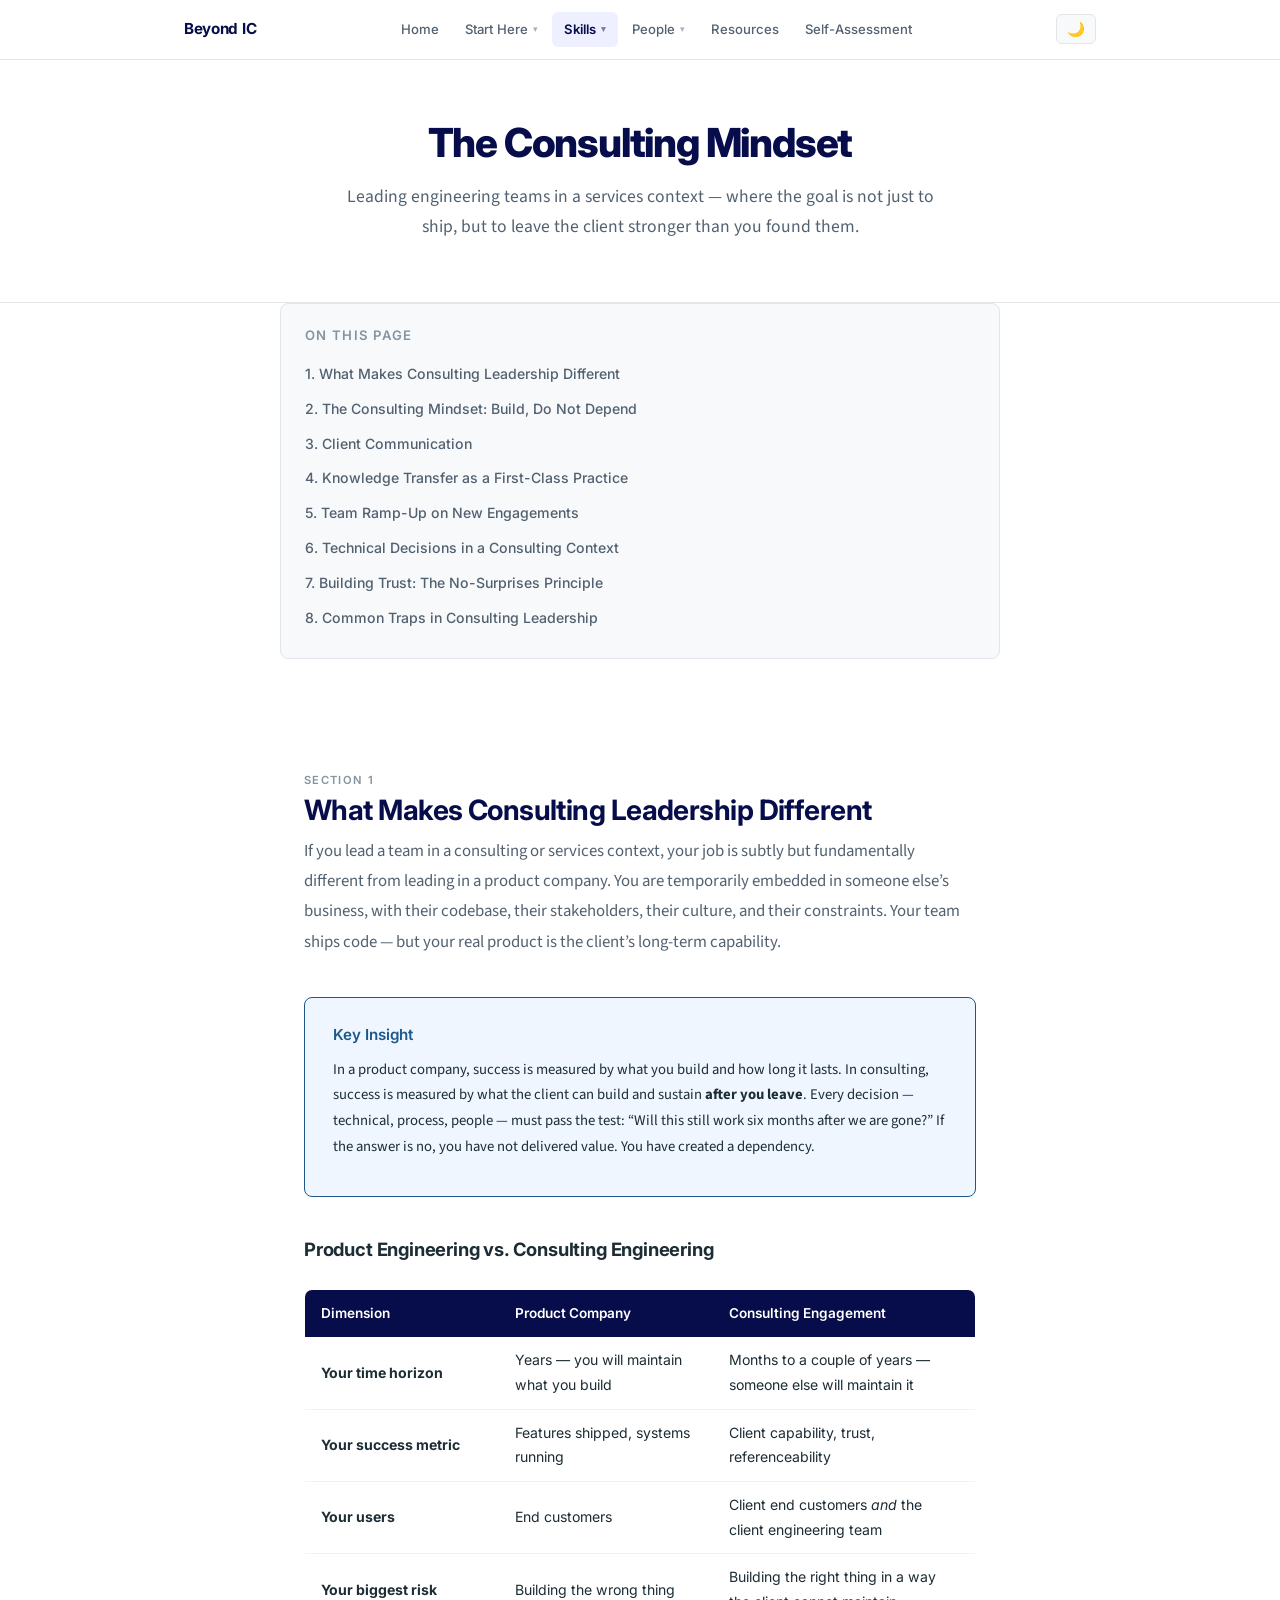
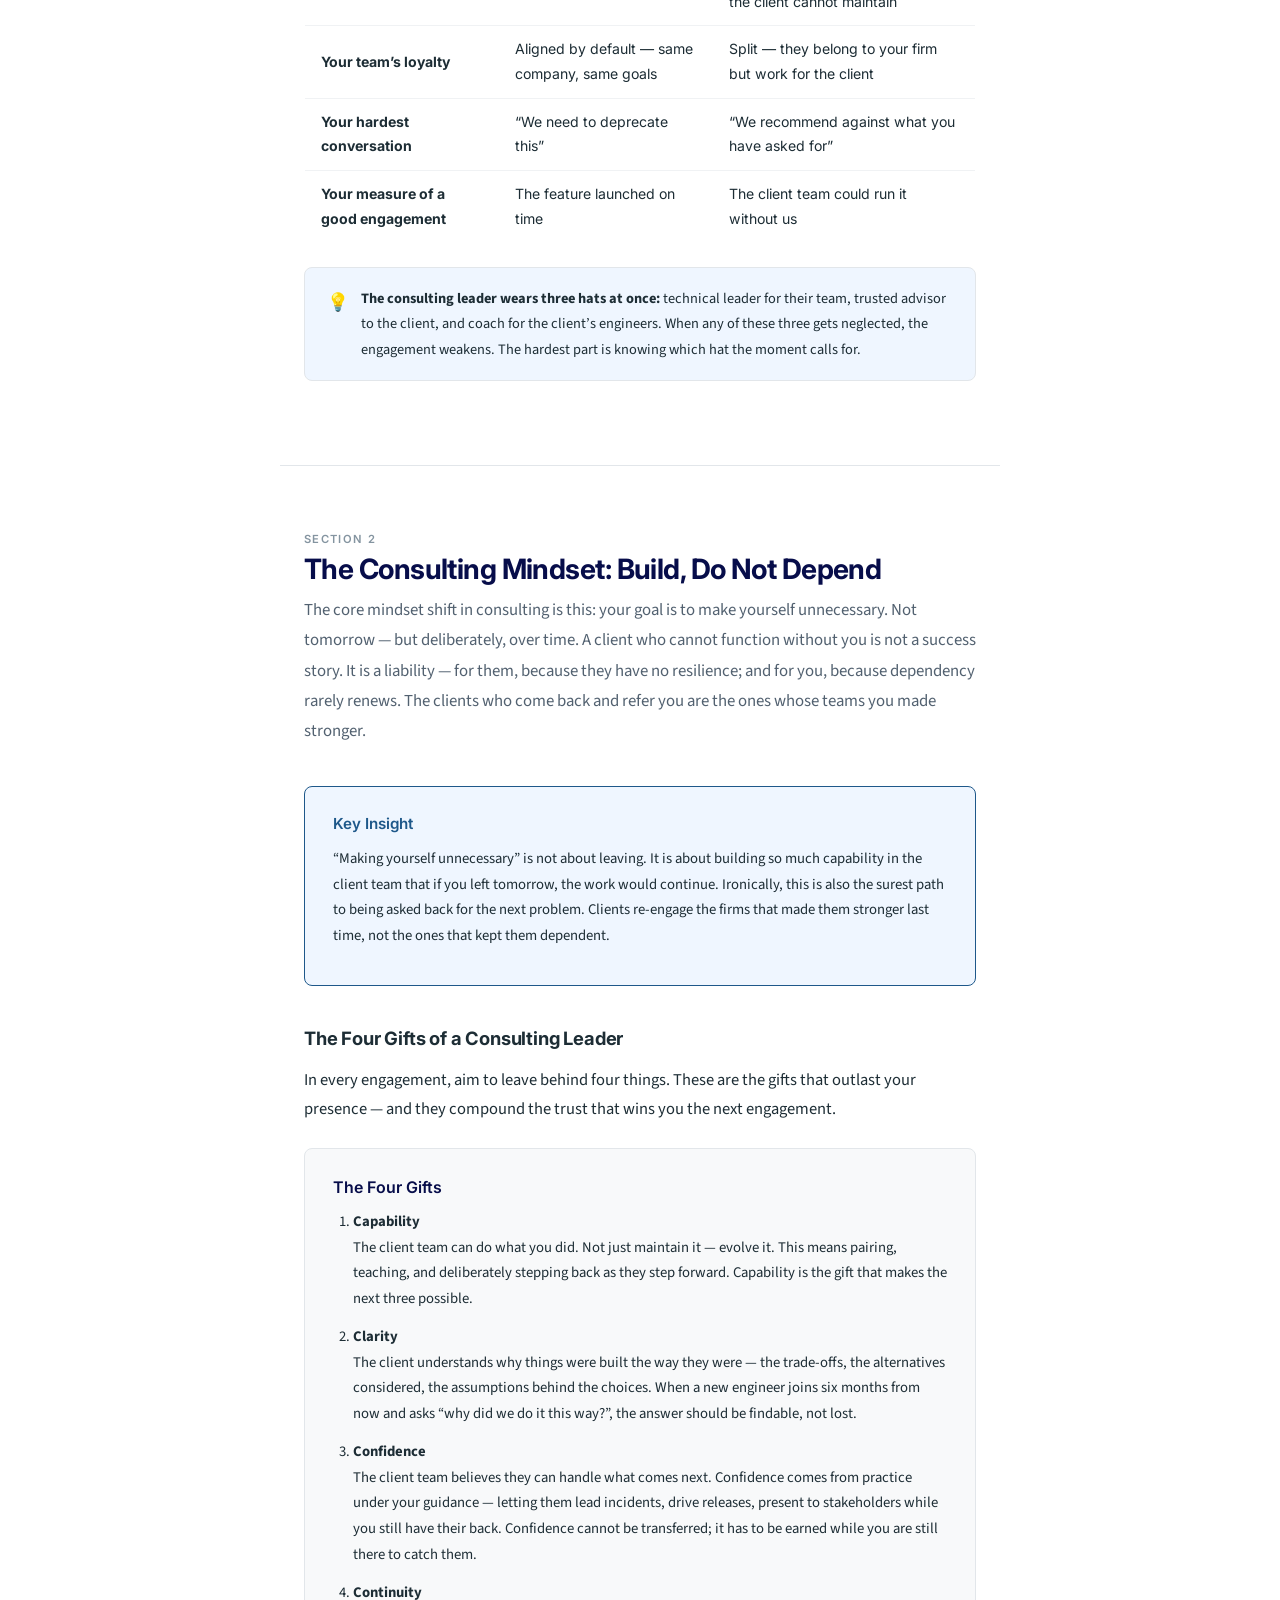
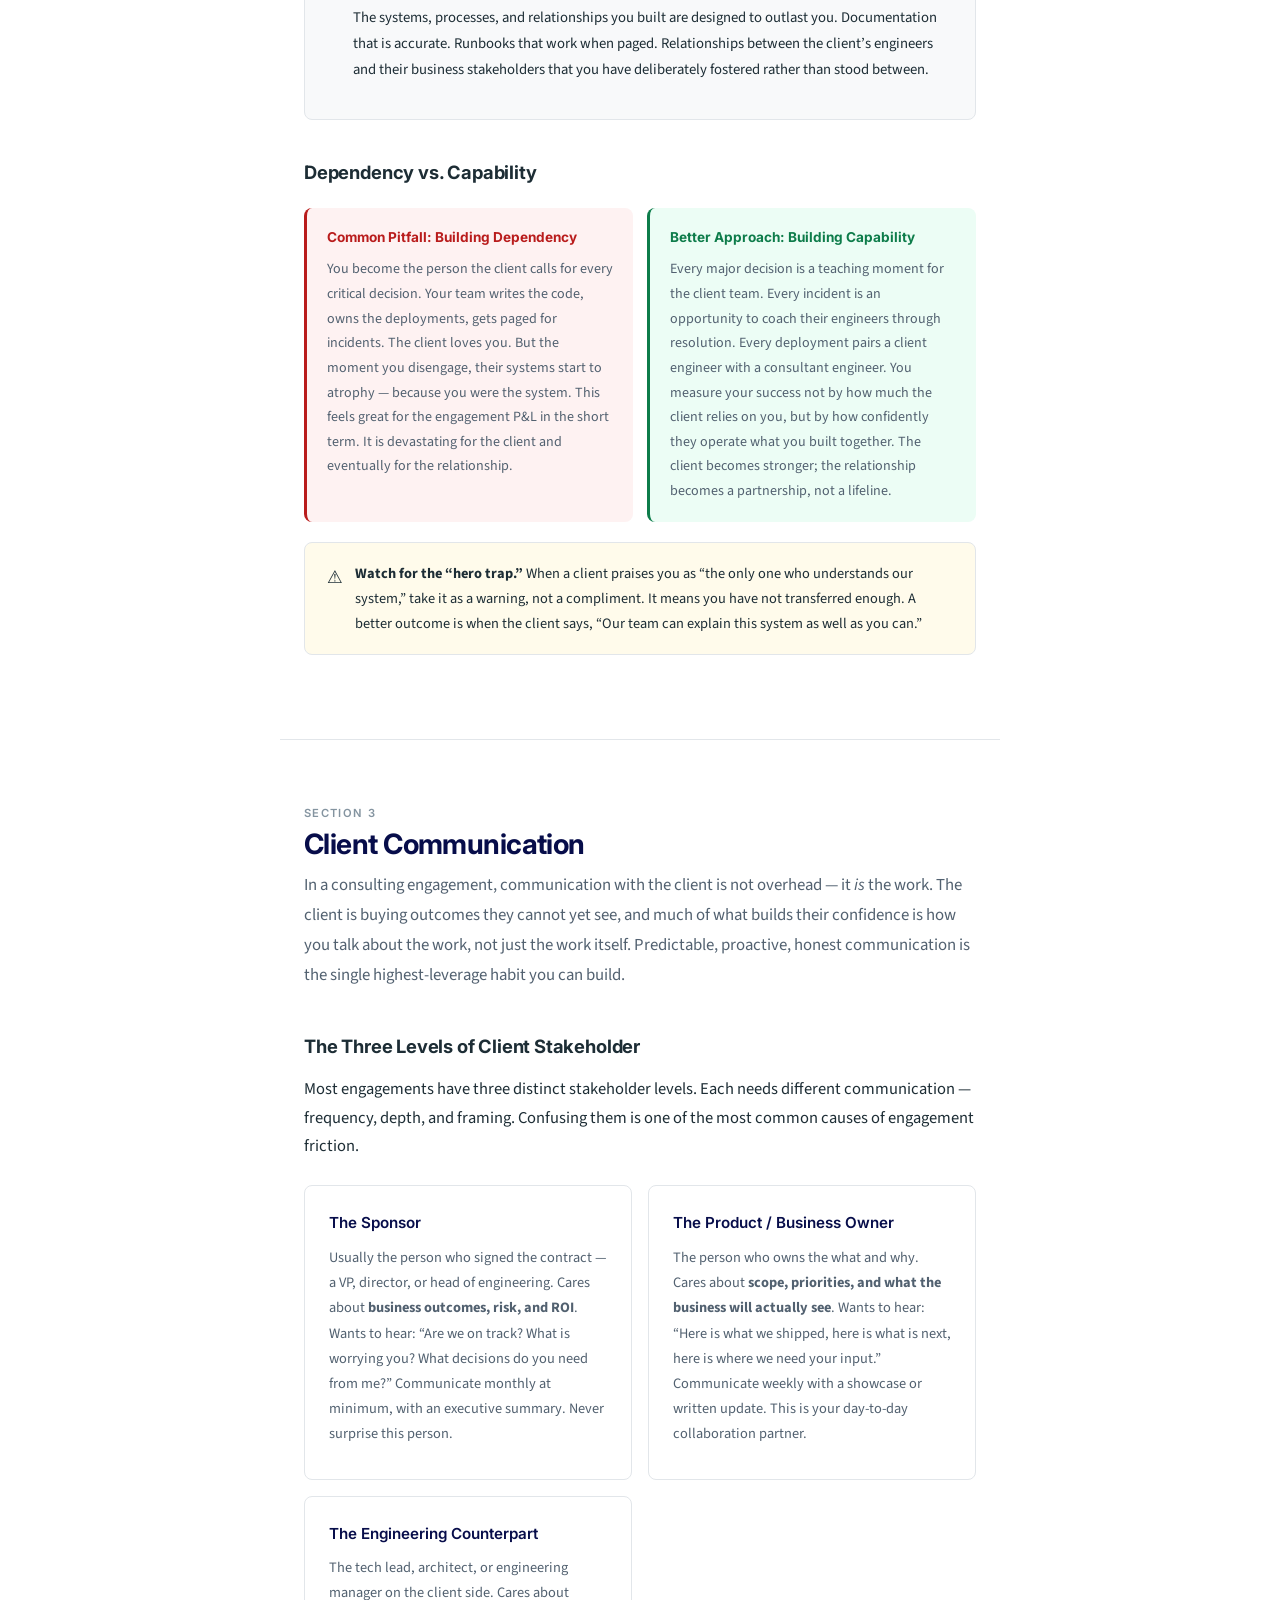
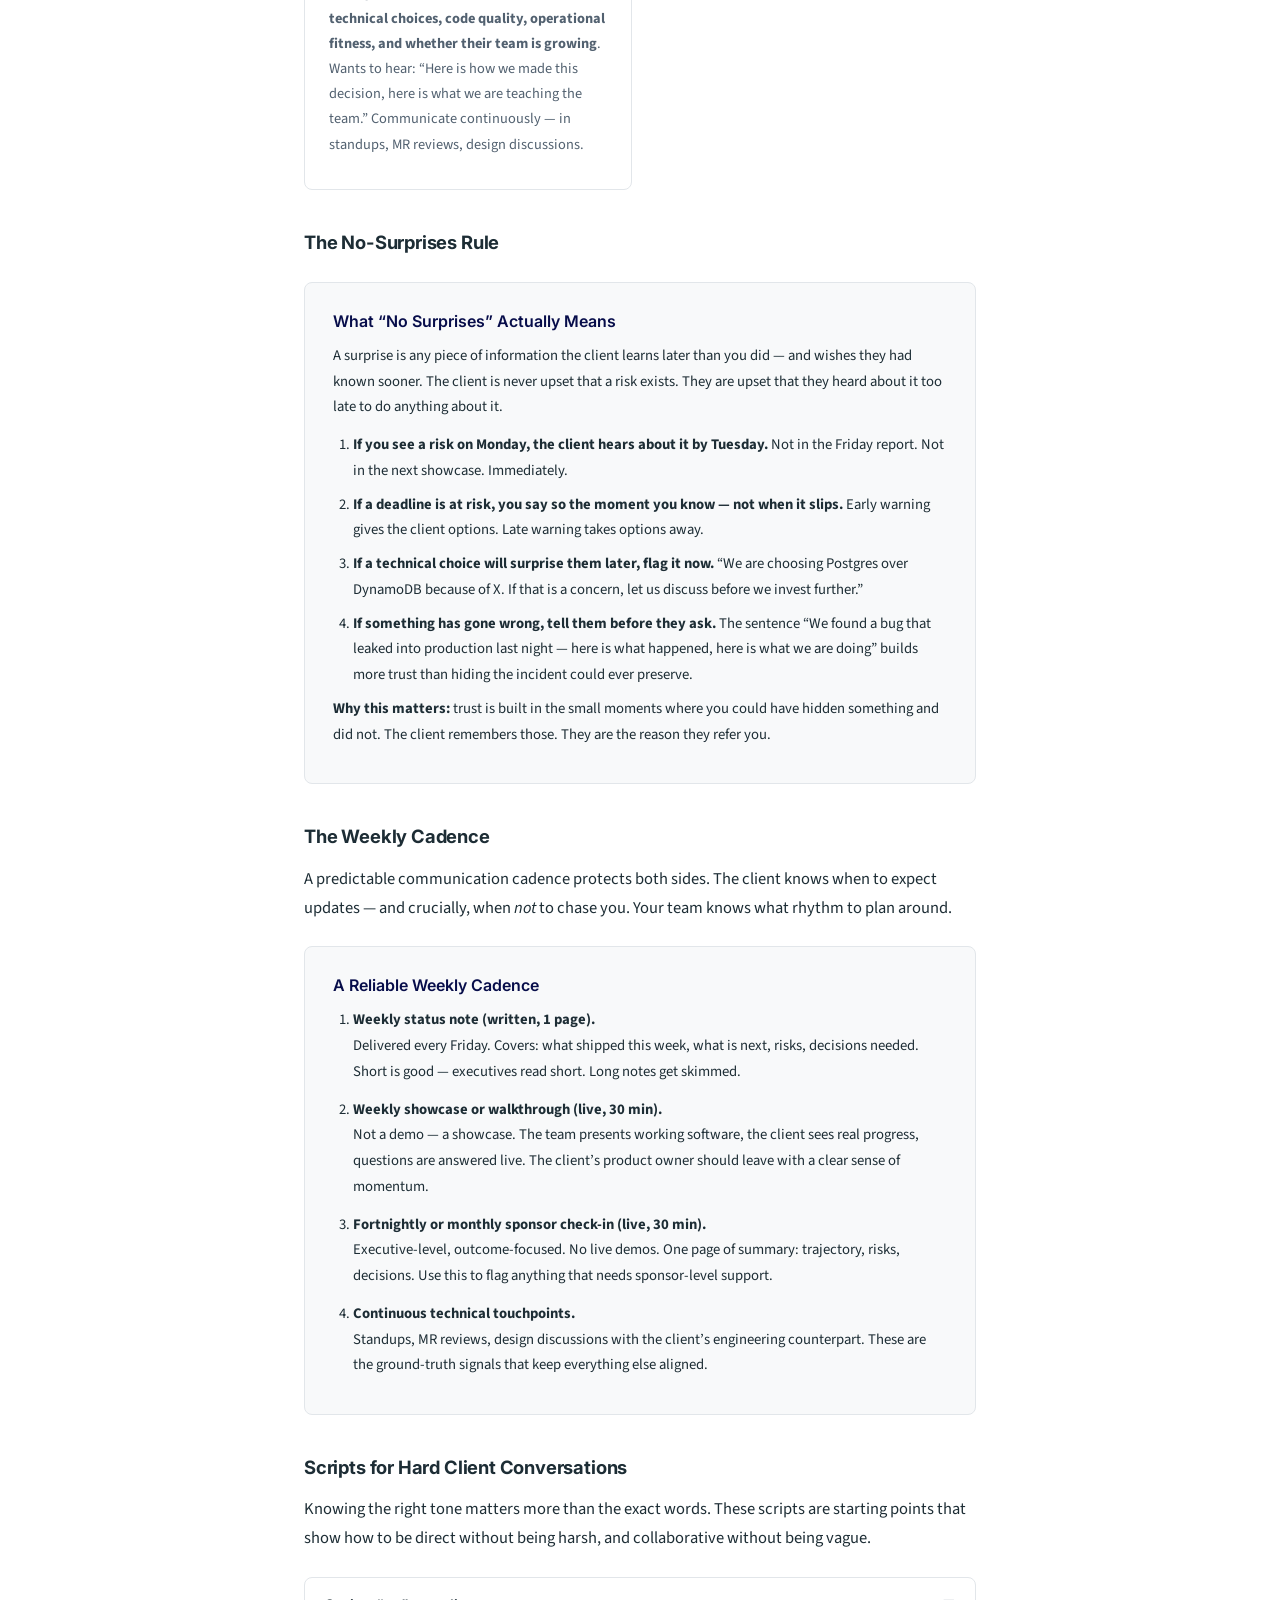
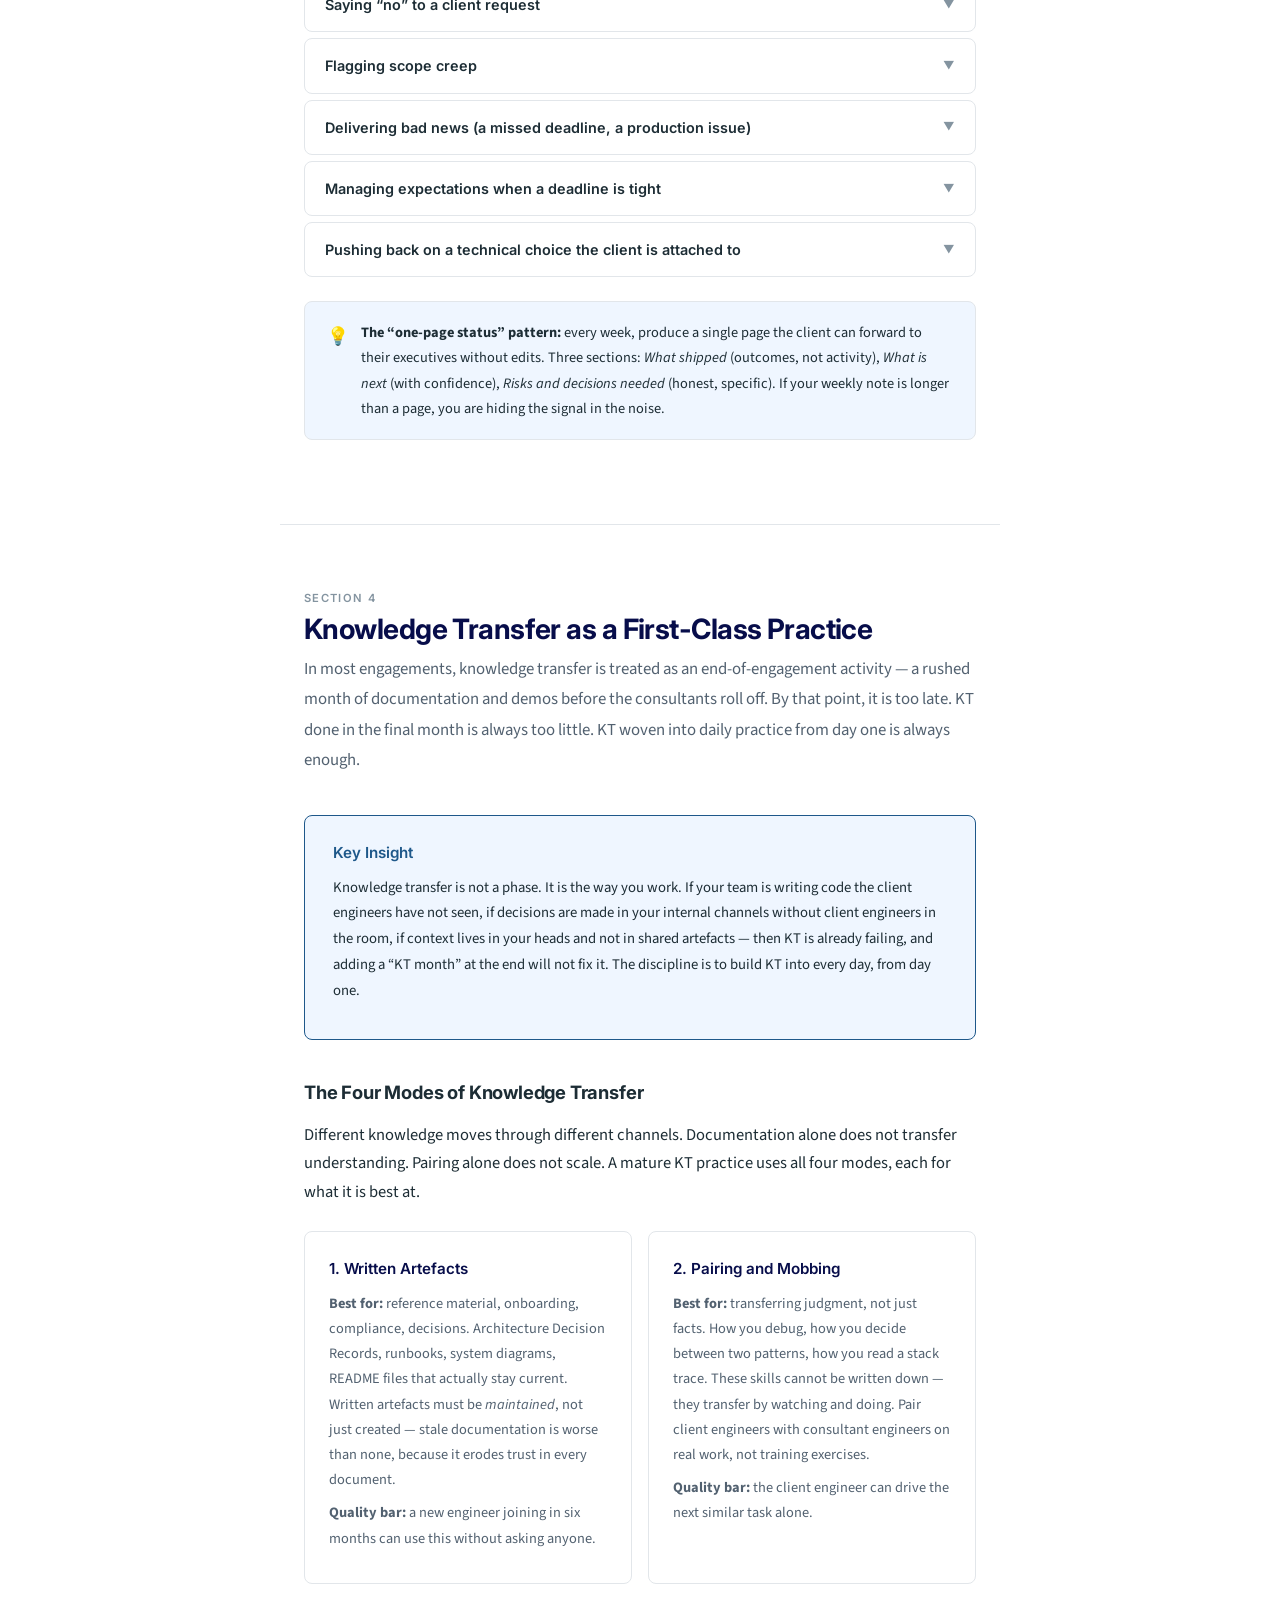
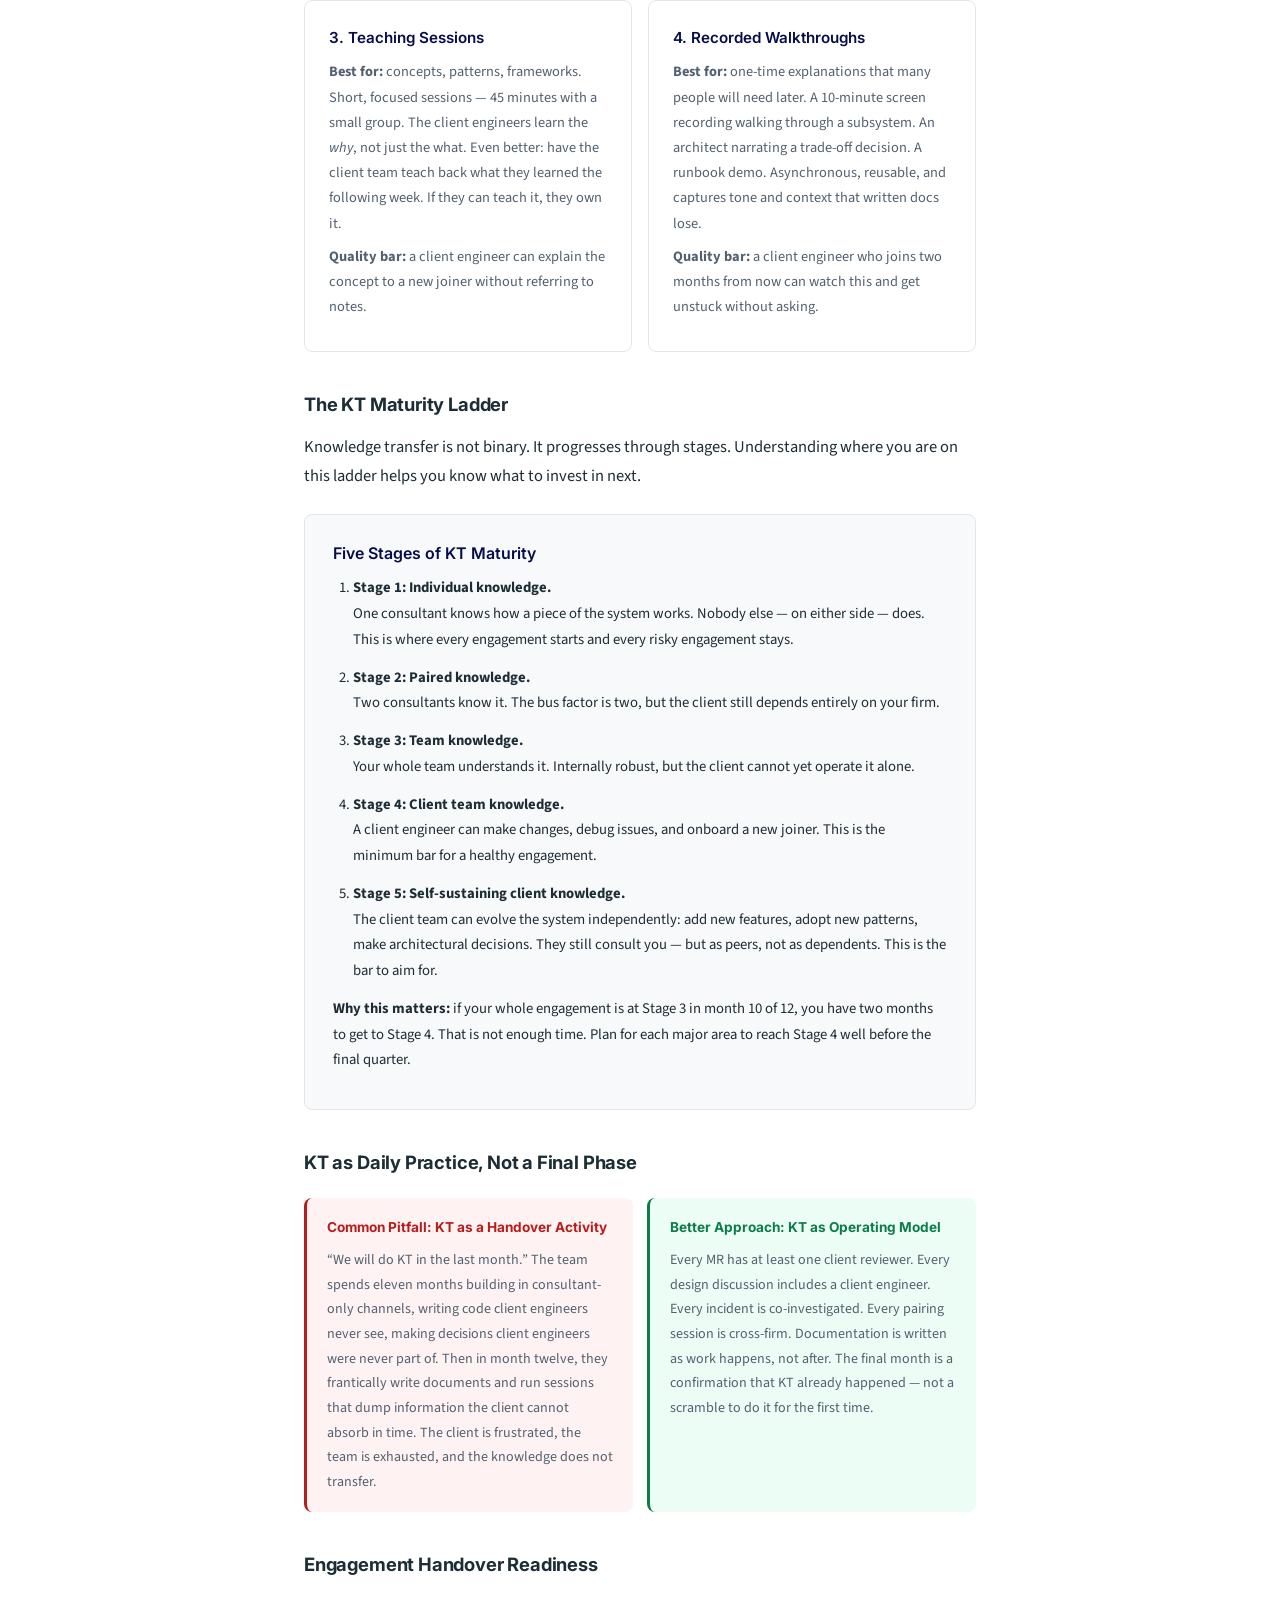
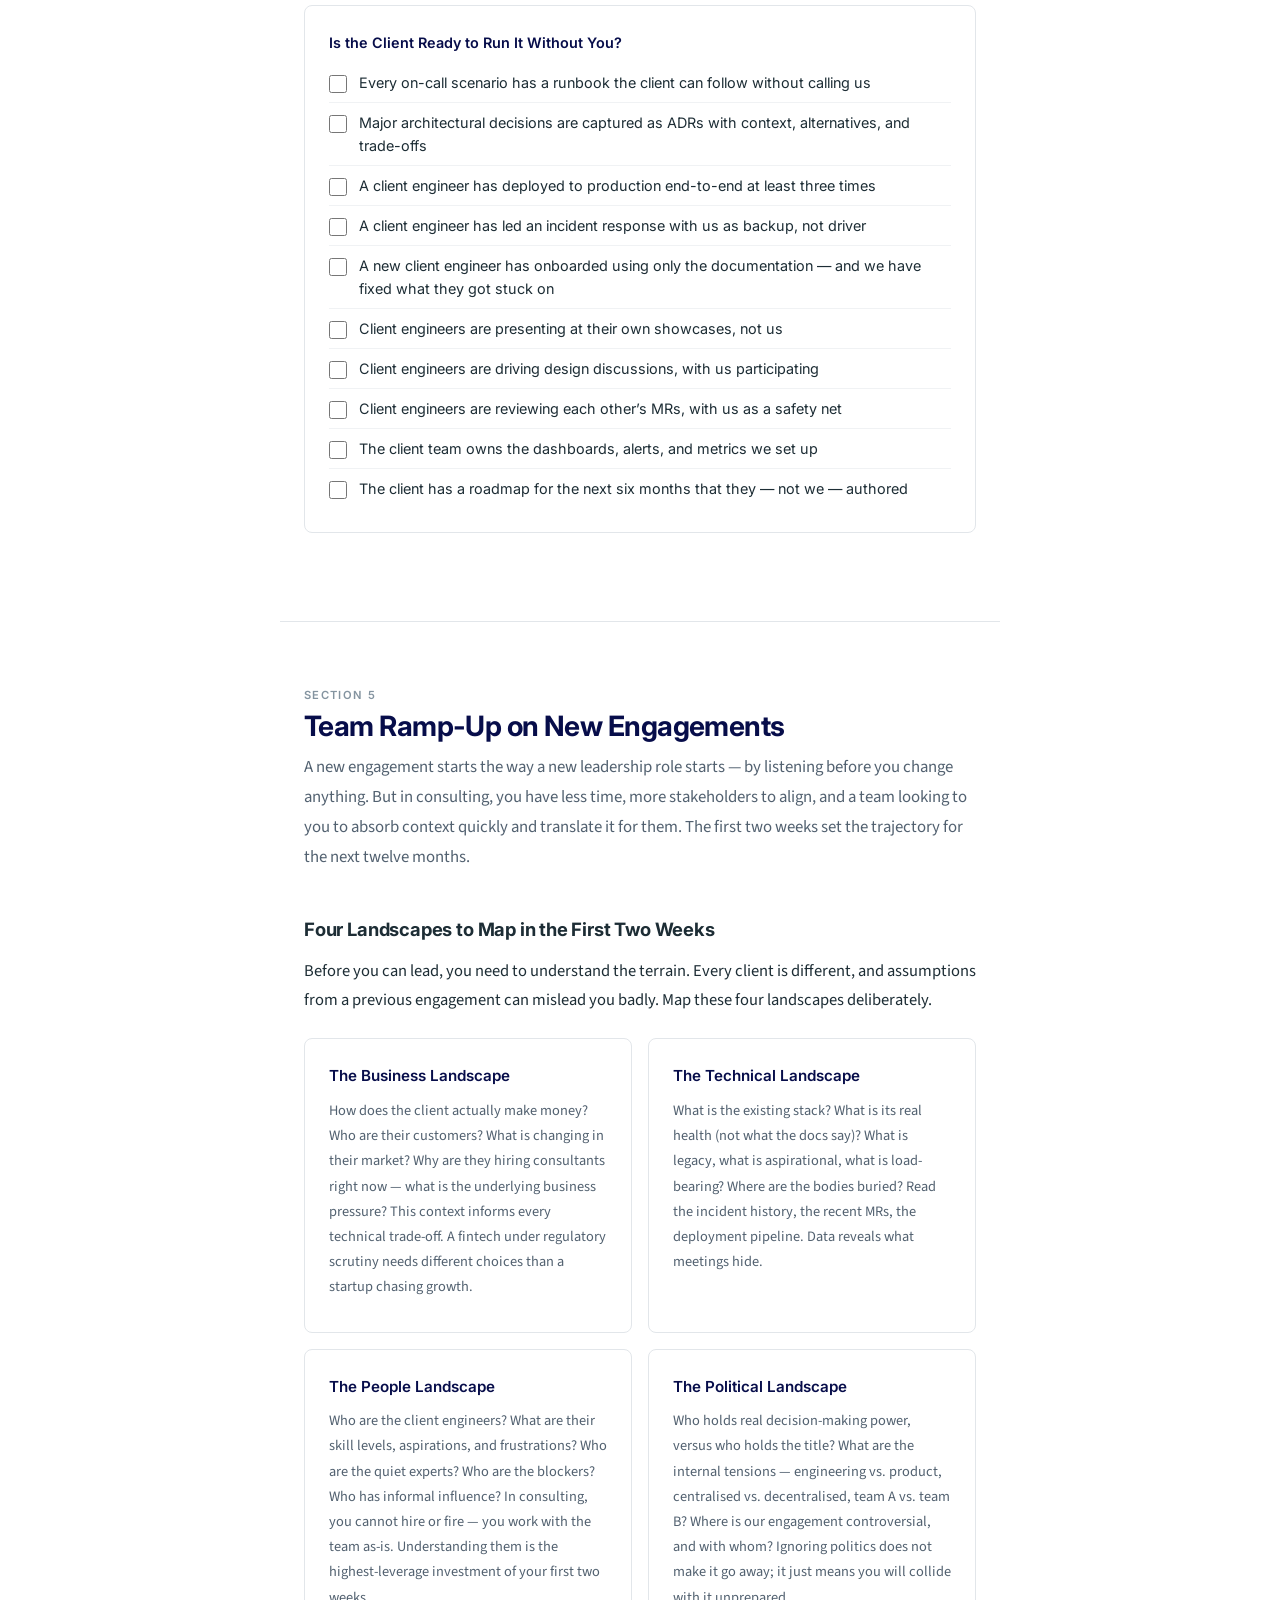
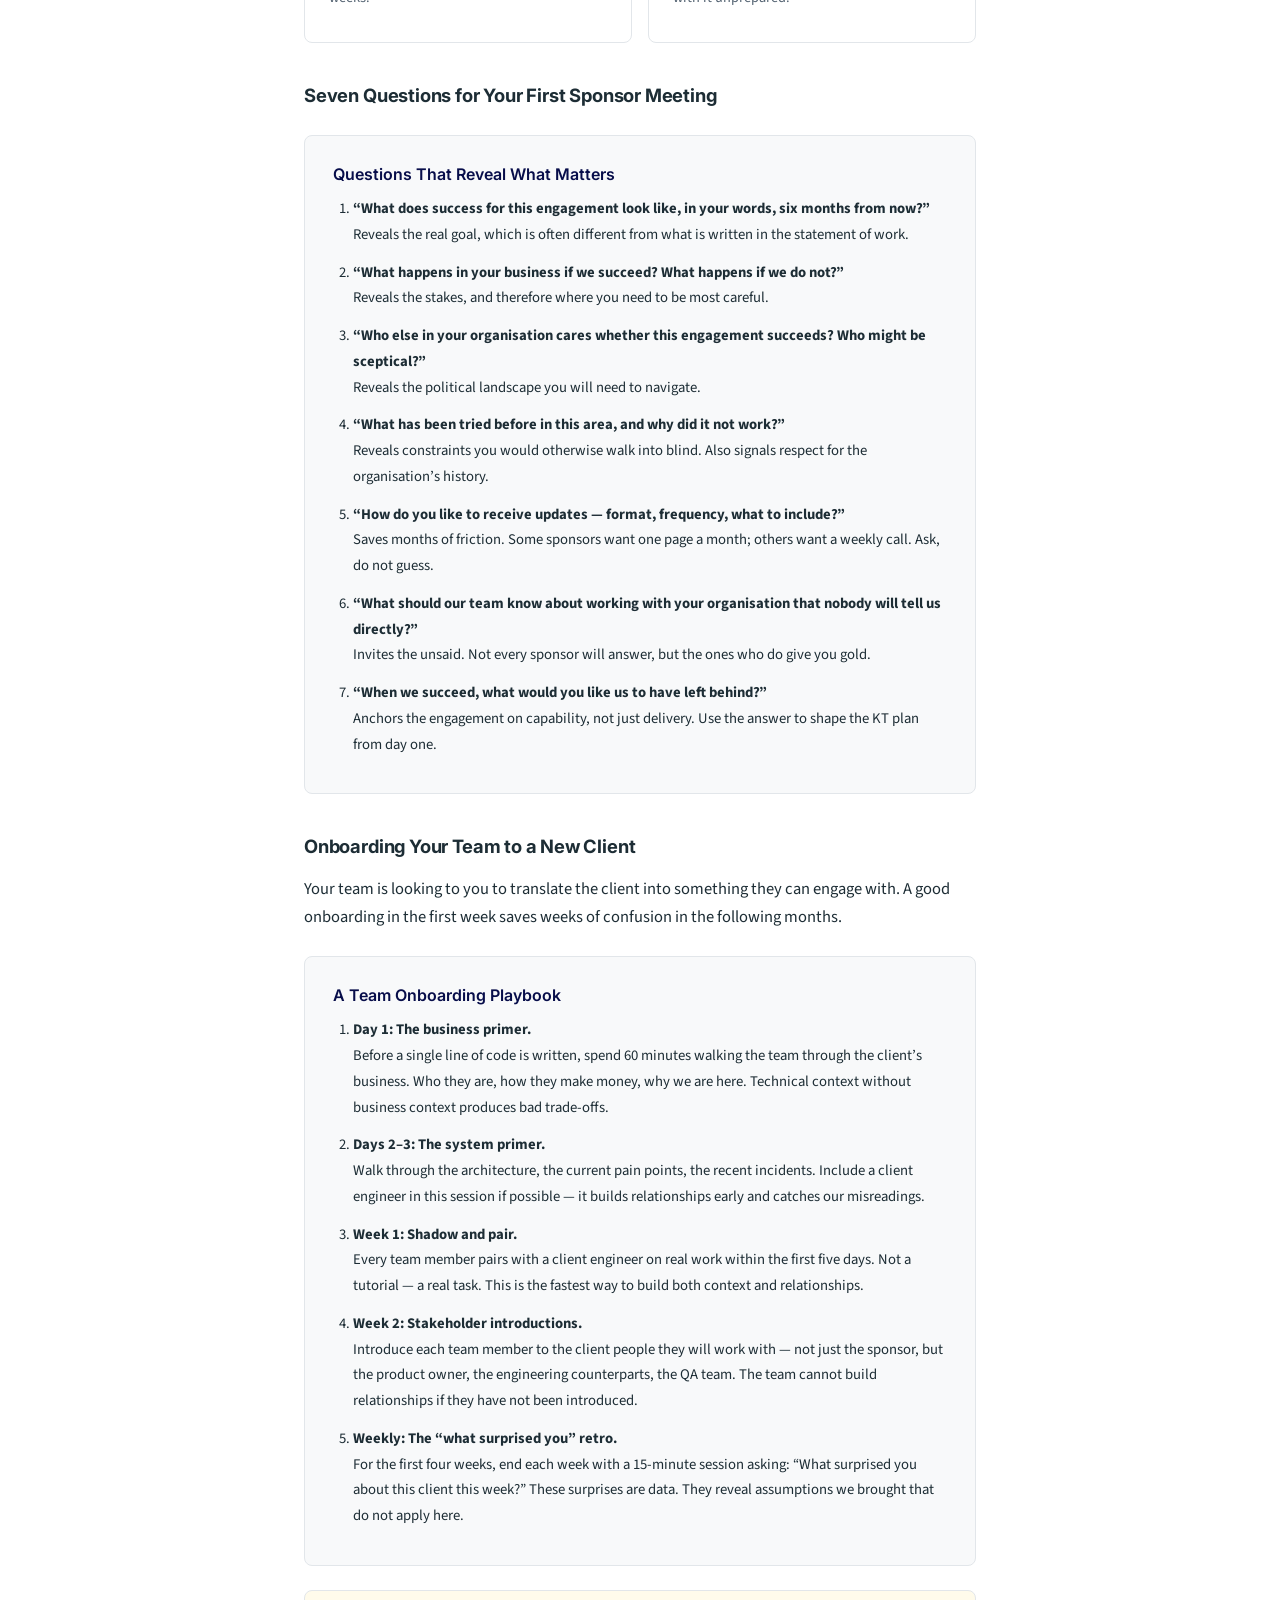
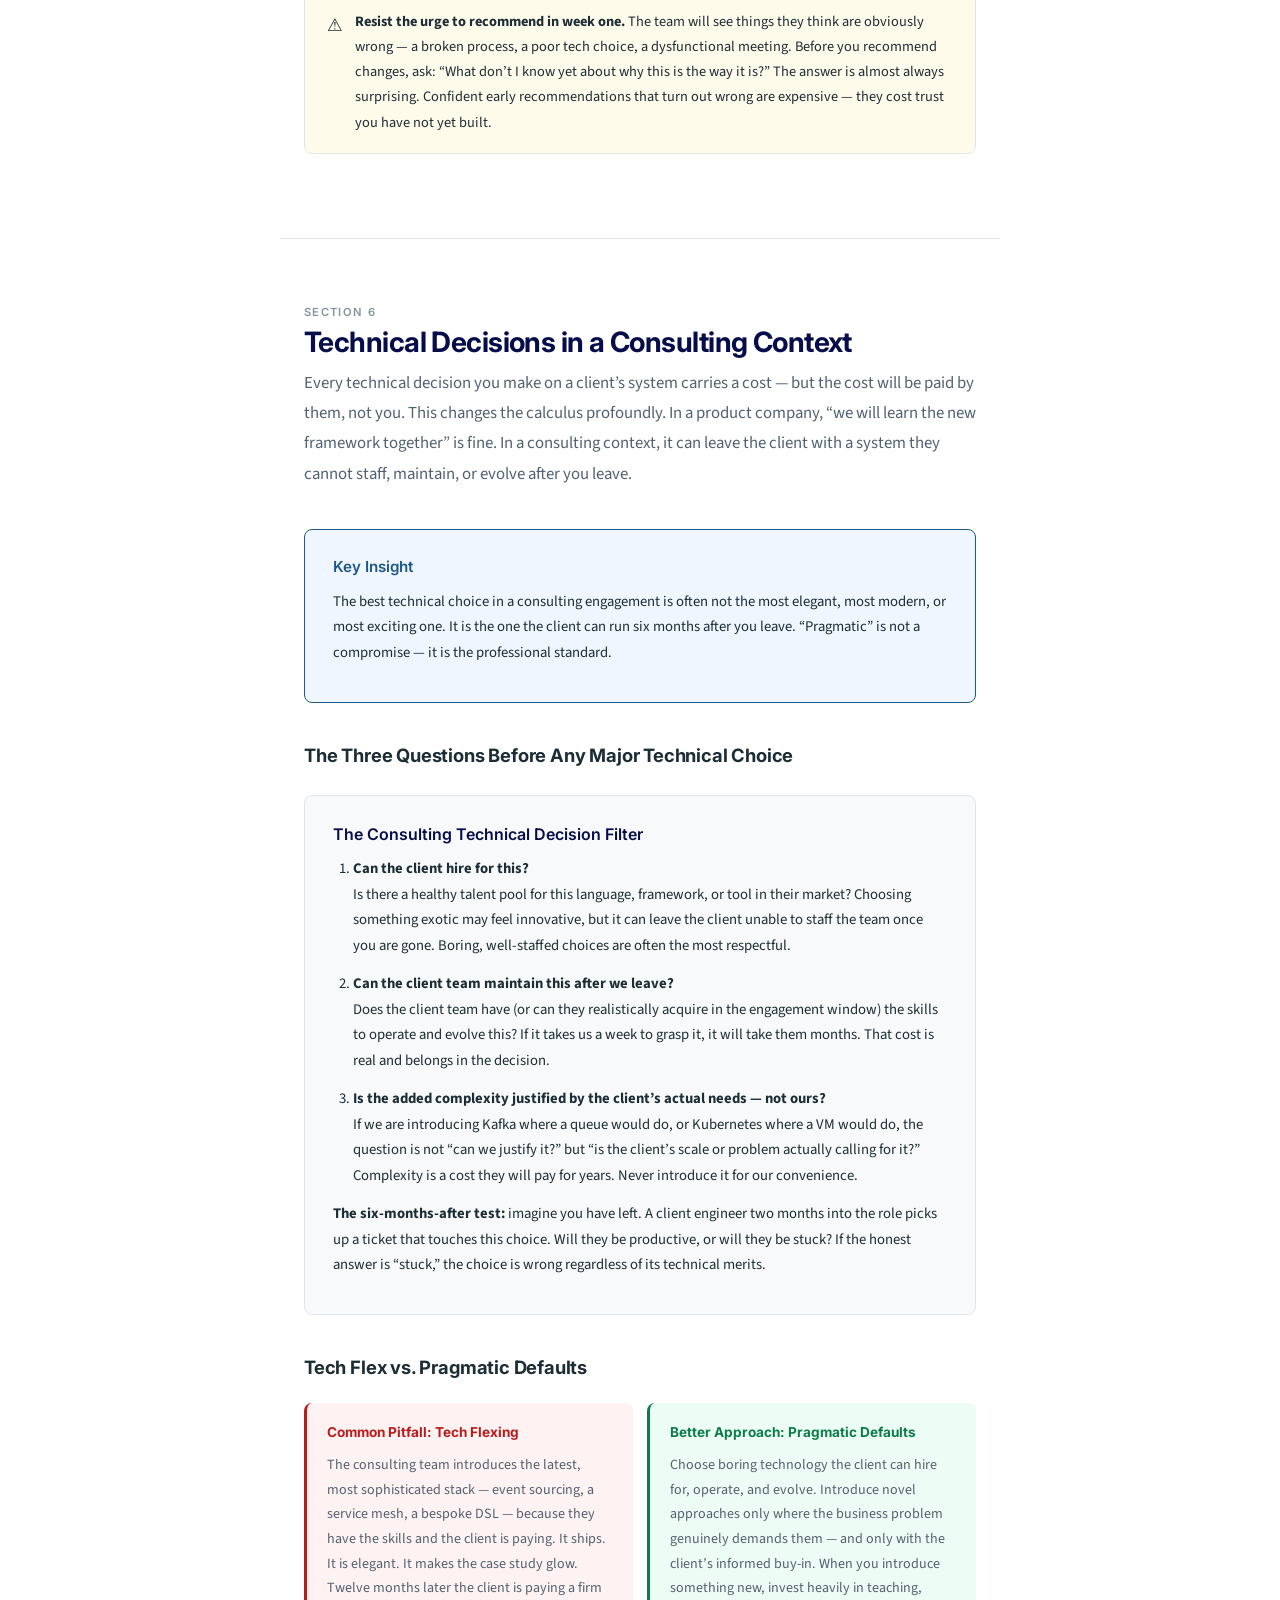
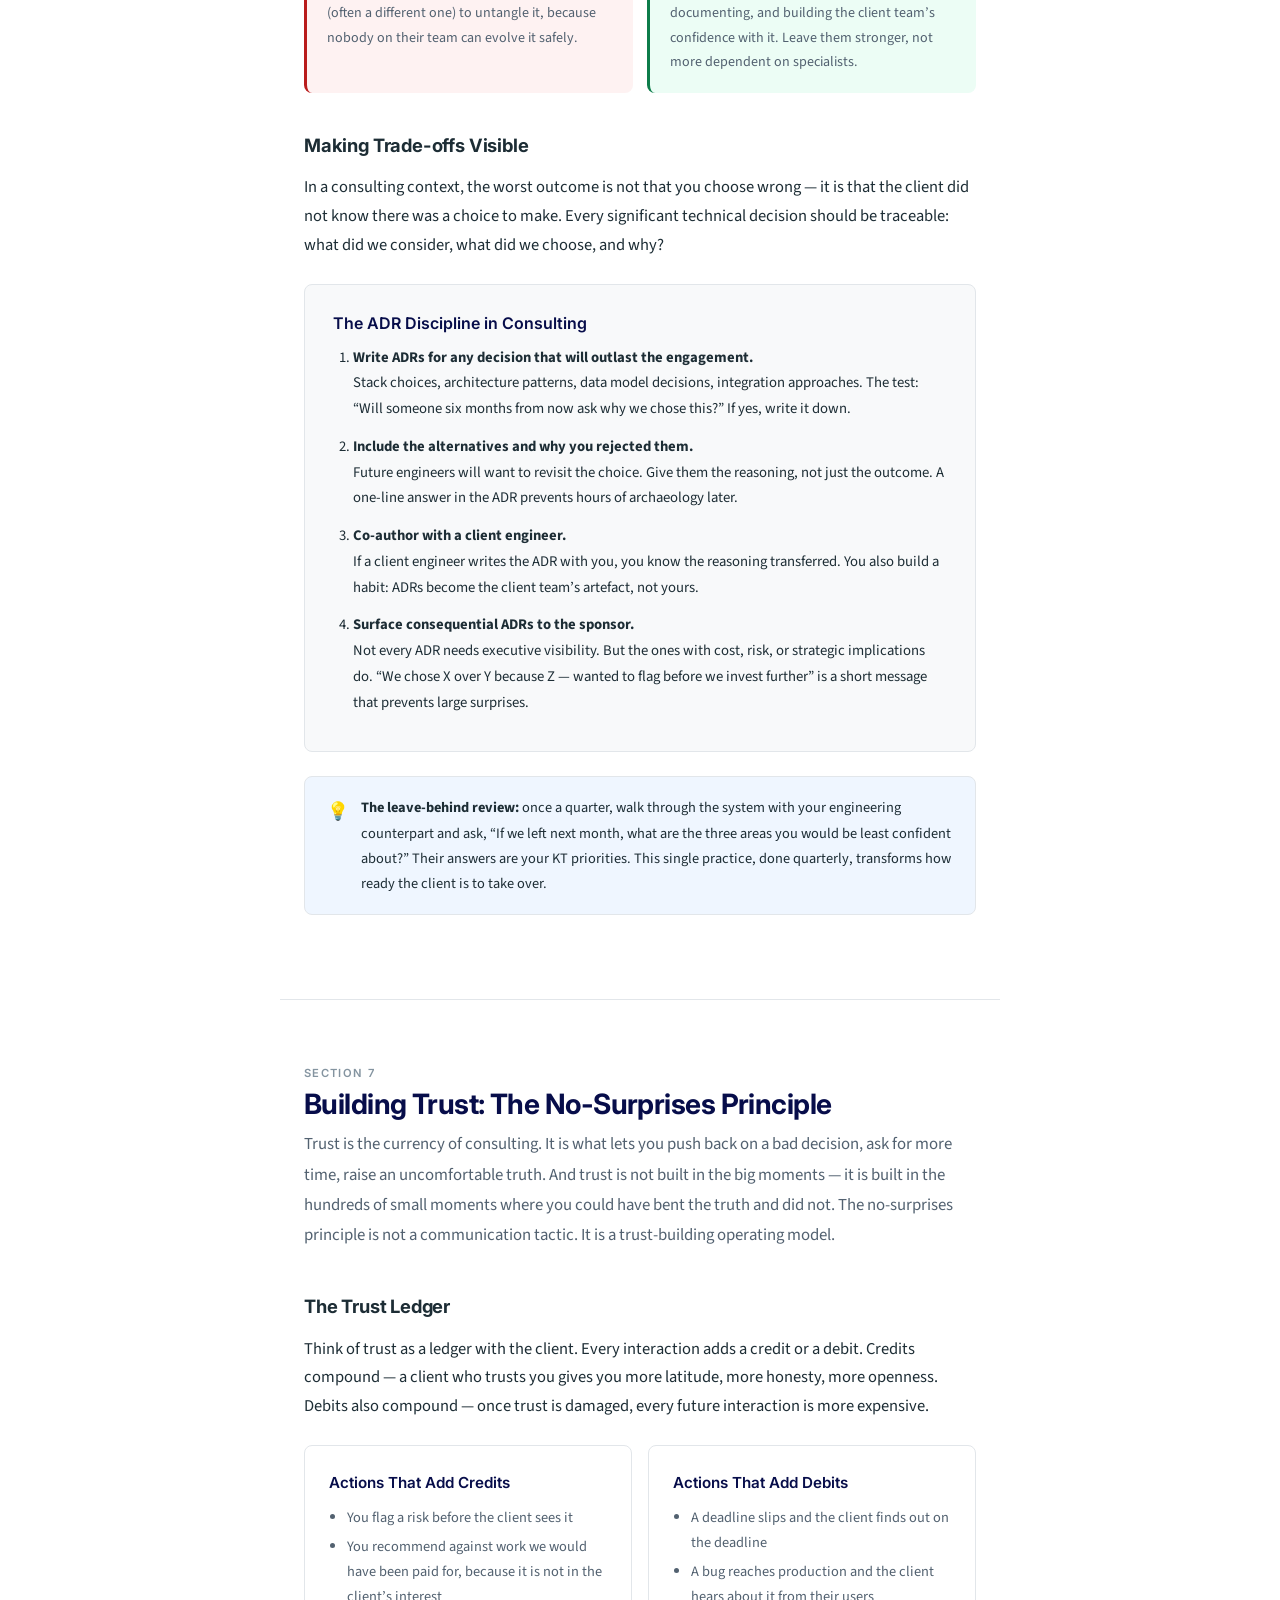
<file: consulting-mindset.html>
<!DOCTYPE html>
<html lang="en" data-theme="light">
<head>
  <meta charset="UTF-8">
  <meta name="viewport" content="width=device-width, initial-scale=1.0">
  <title>The Consulting Mindset &mdash; Beyond IC</title>
  <link rel="preconnect" href="https://fonts.googleapis.com">
  <link rel="preconnect" href="https://fonts.gstatic.com" crossorigin>
  <link href="https://fonts.googleapis.com/css2?family=Inter:wght@400;500;600;700;800&family=Source+Sans+3:wght@400;500;600;700&display=swap" rel="stylesheet">
  <link rel="stylesheet" href="css/styles.css">
</head>
<body data-current-page="consulting-mindset.html">

  <!-- ─── NAV ─── -->
  <nav id="navbar">
    <div class="nav-inner">
      <a href="index.html" class="nav-brand">Beyond IC</a>
      <div class="nav-links" id="navLinks">
        <a href="index.html">Home</a>
        <div class="nav-dropdown">
          <button class="nav-dropdown-toggle">Start Here</button>
          <div class="nav-dropdown-menu">
            <a href="12-week-plan.html">The 12-Week Plan</a>
            <a href="foundations.html">Foundations</a>
            <a href="leadership-styles.html">Know Your Style</a>
            <a href="first-90-days.html">First 90 Days</a>
          </div>
        </div>
        <div class="nav-dropdown">
          <button class="nav-dropdown-toggle">Skills</button>
          <div class="nav-dropdown-menu">
            <a href="communication-change.html">Communication &amp; Change</a>
            <a href="technical-excellence.html">Technical Excellence</a>
            <a href="delivery-execution.html">Delivery &amp; Execution</a>
            <a href="consulting-mindset.html">Consulting Mindset</a>
            <a href="ai-modern-team.html">AI &amp; the Modern Team</a>
          </div>
        </div>
        <div class="nav-dropdown">
          <button class="nav-dropdown-toggle">People</button>
          <div class="nav-dropdown-menu">
            <a href="people-culture.html">People &amp; Culture</a>
            <a href="team-health.html">Team Health</a>
          </div>
        </div>
        <a href="resources.html">Resources</a>
        <a href="self-assessment.html">Self-Assessment</a>
      </div>
      <div class="nav-right">
        <button class="theme-toggle" id="themeBtn" onclick="toggleTheme()" aria-label="Toggle dark mode">&#127769;</button>
        <button class="hamburger" onclick="toggleMenu()" aria-label="Open menu">&#9776;</button>
      </div>
    </div>
  </nav>

  <!-- ─── PAGE HEADER ─── -->
  <div class="page-header">
    <h1>The Consulting Mindset</h1>
    <p class="subtitle">Leading engineering teams in a services context &mdash; where the goal is not just to ship, but to leave the client stronger than you found them.</p>
  </div>

  <!-- ─── IN-PAGE TABLE OF CONTENTS ─── -->
  <div class="page-toc">
    <h4>On This Page</h4>
    <ul>
      <li><a href="#what-is-different">1. What Makes Consulting Leadership Different</a></li>
      <li><a href="#mindset">2. The Consulting Mindset: Build, Do Not Depend</a></li>
      <li><a href="#client-communication">3. Client Communication</a></li>
      <li><a href="#knowledge-transfer">4. Knowledge Transfer as a First-Class Practice</a></li>
      <li><a href="#ramp-up">5. Team Ramp-Up on New Engagements</a></li>
      <li><a href="#technical-decisions">6. Technical Decisions in a Consulting Context</a></li>
      <li><a href="#building-trust">7. Building Trust: The No-Surprises Principle</a></li>
      <li><a href="#common-traps">8. Common Traps in Consulting Leadership</a></li>
    </ul>
  </div>

  <!-- ═══════════════════════════════════════════════════════════
       SECTION 1: WHAT MAKES CONSULTING LEADERSHIP DIFFERENT
       ═══════════════════════════════════════════════════════════ -->
  <section id="what-is-different" class="fade-in">
    <span class="section-num">Section 1</span>
    <h2>What Makes Consulting Leadership Different</h2>
    <p class="section-intro">If you lead a team in a consulting or services context, your job is subtly but fundamentally different from leading in a product company. You are temporarily embedded in someone else&rsquo;s business, with their codebase, their stakeholders, their culture, and their constraints. Your team ships code &mdash; but your real product is the client&rsquo;s long-term capability.</p>

    <div class="key-insight">
      <h4>Key Insight</h4>
      <p>In a product company, success is measured by what you build and how long it lasts. In consulting, success is measured by what the client can build and sustain <strong>after you leave</strong>. Every decision &mdash; technical, process, people &mdash; must pass the test: &ldquo;Will this still work six months after we are gone?&rdquo; If the answer is no, you have not delivered value. You have created a dependency.</p>
    </div>

    <h3>Product Engineering vs. Consulting Engineering</h3>
    <table class="comparison">
      <thead>
        <tr>
          <th>Dimension</th>
          <th>Product Company</th>
          <th>Consulting Engagement</th>
        </tr>
      </thead>
      <tbody>
        <tr>
          <td><strong>Your time horizon</strong></td>
          <td>Years &mdash; you will maintain what you build</td>
          <td>Months to a couple of years &mdash; someone else will maintain it</td>
        </tr>
        <tr>
          <td><strong>Your success metric</strong></td>
          <td>Features shipped, systems running</td>
          <td>Client capability, trust, referenceability</td>
        </tr>
        <tr>
          <td><strong>Your users</strong></td>
          <td>End customers</td>
          <td>Client end customers <em>and</em> the client engineering team</td>
        </tr>
        <tr>
          <td><strong>Your biggest risk</strong></td>
          <td>Building the wrong thing</td>
          <td>Building the right thing in a way the client cannot maintain</td>
        </tr>
        <tr>
          <td><strong>Your team&rsquo;s loyalty</strong></td>
          <td>Aligned by default &mdash; same company, same goals</td>
          <td>Split &mdash; they belong to your firm but work for the client</td>
        </tr>
        <tr>
          <td><strong>Your hardest conversation</strong></td>
          <td>&ldquo;We need to deprecate this&rdquo;</td>
          <td>&ldquo;We recommend against what you have asked for&rdquo;</td>
        </tr>
        <tr>
          <td><strong>Your measure of a good engagement</strong></td>
          <td>The feature launched on time</td>
          <td>The client team could run it without us</td>
        </tr>
      </tbody>
    </table>

    <div class="tip info-tip">
      <span class="tip-icon">&#128161;</span>
      <p><strong>The consulting leader wears three hats at once:</strong> technical leader for their team, trusted advisor to the client, and coach for the client&rsquo;s engineers. When any of these three gets neglected, the engagement weakens. The hardest part is knowing which hat the moment calls for.</p>
    </div>
  </section>

  <div class="section-divider"></div>

  <!-- ═══════════════════════════════════════════════════════════
       SECTION 2: THE CONSULTING MINDSET
       ═══════════════════════════════════════════════════════════ -->
  <section id="mindset" class="fade-in">
    <span class="section-num">Section 2</span>
    <h2>The Consulting Mindset: Build, Do Not Depend</h2>
    <p class="section-intro">The core mindset shift in consulting is this: your goal is to make yourself unnecessary. Not tomorrow &mdash; but deliberately, over time. A client who cannot function without you is not a success story. It is a liability &mdash; for them, because they have no resilience; and for you, because dependency rarely renews. The clients who come back and refer you are the ones whose teams you made stronger.</p>

    <div class="key-insight">
      <h4>Key Insight</h4>
      <p>&ldquo;Making yourself unnecessary&rdquo; is not about leaving. It is about building so much capability in the client team that if you left tomorrow, the work would continue. Ironically, this is also the surest path to being asked back for the next problem. Clients re-engage the firms that made them stronger last time, not the ones that kept them dependent.</p>
    </div>

    <h3>The Four Gifts of a Consulting Leader</h3>
    <p>In every engagement, aim to leave behind four things. These are the gifts that outlast your presence &mdash; and they compound the trust that wins you the next engagement.</p>

    <div class="framework">
      <h4>The Four Gifts</h4>
      <ol>
        <li>
          <strong>Capability</strong>
          <p>The client team can do what you did. Not just maintain it &mdash; evolve it. This means pairing, teaching, and deliberately stepping back as they step forward. Capability is the gift that makes the next three possible.</p>
        </li>
        <li>
          <strong>Clarity</strong>
          <p>The client understands why things were built the way they were &mdash; the trade-offs, the alternatives considered, the assumptions behind the choices. When a new engineer joins six months from now and asks &ldquo;why did we do it this way?&rdquo;, the answer should be findable, not lost.</p>
        </li>
        <li>
          <strong>Confidence</strong>
          <p>The client team believes they can handle what comes next. Confidence comes from practice under your guidance &mdash; letting them lead incidents, drive releases, present to stakeholders while you still have their back. Confidence cannot be transferred; it has to be earned while you are still there to catch them.</p>
        </li>
        <li>
          <strong>Continuity</strong>
          <p>The systems, processes, and relationships you built are designed to outlast you. Documentation that is accurate. Runbooks that work when paged. Relationships between the client&rsquo;s engineers and their business stakeholders that you have deliberately fostered rather than stood between.</p>
        </li>
      </ol>
    </div>

    <h3>Dependency vs. Capability</h3>
    <div class="pattern-grid">
      <div class="pitfall">
        <h5>Common Pitfall: Building Dependency</h5>
        <p>You become the person the client calls for every critical decision. Your team writes the code, owns the deployments, gets paged for incidents. The client loves you. But the moment you disengage, their systems start to atrophy &mdash; because you were the system. This feels great for the engagement P&amp;L in the short term. It is devastating for the client and eventually for the relationship.</p>
      </div>
      <div class="better">
        <h5>Better Approach: Building Capability</h5>
        <p>Every major decision is a teaching moment for the client team. Every incident is an opportunity to coach their engineers through resolution. Every deployment pairs a client engineer with a consultant engineer. You measure your success not by how much the client relies on you, but by how confidently they operate what you built together. The client becomes stronger; the relationship becomes a partnership, not a lifeline.</p>
      </div>
    </div>

    <div class="tip warning-tip">
      <span class="tip-icon">&#9888;</span>
      <p><strong>Watch for the &ldquo;hero trap.&rdquo;</strong> When a client praises you as &ldquo;the only one who understands our system,&rdquo; take it as a warning, not a compliment. It means you have not transferred enough. A better outcome is when the client says, &ldquo;Our team can explain this system as well as you can.&rdquo;</p>
    </div>
  </section>

  <div class="section-divider"></div>

  <!-- ═══════════════════════════════════════════════════════════
       SECTION 3: CLIENT COMMUNICATION
       ═══════════════════════════════════════════════════════════ -->
  <section id="client-communication" class="fade-in">
    <span class="section-num">Section 3</span>
    <h2>Client Communication</h2>
    <p class="section-intro">In a consulting engagement, communication with the client is not overhead &mdash; it <em>is</em> the work. The client is buying outcomes they cannot yet see, and much of what builds their confidence is how you talk about the work, not just the work itself. Predictable, proactive, honest communication is the single highest-leverage habit you can build.</p>

    <h3>The Three Levels of Client Stakeholder</h3>
    <p>Most engagements have three distinct stakeholder levels. Each needs different communication &mdash; frequency, depth, and framing. Confusing them is one of the most common causes of engagement friction.</p>

    <div class="card-grid three-col">
      <div class="card">
        <h4>The Sponsor</h4>
        <p>Usually the person who signed the contract &mdash; a VP, director, or head of engineering. Cares about <strong>business outcomes, risk, and ROI</strong>. Wants to hear: &ldquo;Are we on track? What is worrying you? What decisions do you need from me?&rdquo; Communicate monthly at minimum, with an executive summary. Never surprise this person.</p>
      </div>
      <div class="card">
        <h4>The Product / Business Owner</h4>
        <p>The person who owns the what and why. Cares about <strong>scope, priorities, and what the business will actually see</strong>. Wants to hear: &ldquo;Here is what we shipped, here is what is next, here is where we need your input.&rdquo; Communicate weekly with a showcase or written update. This is your day-to-day collaboration partner.</p>
      </div>
      <div class="card">
        <h4>The Engineering Counterpart</h4>
        <p>The tech lead, architect, or engineering manager on the client side. Cares about <strong>technical choices, code quality, operational fitness, and whether their team is growing</strong>. Wants to hear: &ldquo;Here is how we made this decision, here is what we are teaching the team.&rdquo; Communicate continuously &mdash; in standups, MR reviews, design discussions.</p>
      </div>
    </div>

    <h3>The No-Surprises Rule</h3>
    <div class="framework">
      <h4>What &ldquo;No Surprises&rdquo; Actually Means</h4>
      <p>A surprise is any piece of information the client learns later than you did &mdash; and wishes they had known sooner. The client is never upset that a risk exists. They are upset that they heard about it too late to do anything about it.</p>
      <ol>
        <li><strong>If you see a risk on Monday, the client hears about it by Tuesday.</strong> Not in the Friday report. Not in the next showcase. Immediately.</li>
        <li><strong>If a deadline is at risk, you say so the moment you know &mdash; not when it slips.</strong> Early warning gives the client options. Late warning takes options away.</li>
        <li><strong>If a technical choice will surprise them later, flag it now.</strong> &ldquo;We are choosing Postgres over DynamoDB because of X. If that is a concern, let us discuss before we invest further.&rdquo;</li>
        <li><strong>If something has gone wrong, tell them before they ask.</strong> The sentence &ldquo;We found a bug that leaked into production last night &mdash; here is what happened, here is what we are doing&rdquo; builds more trust than hiding the incident could ever preserve.</li>
      </ol>
      <p><strong>Why this matters:</strong> trust is built in the small moments where you could have hidden something and did not. The client remembers those. They are the reason they refer you.</p>
    </div>

    <h3>The Weekly Cadence</h3>
    <p>A predictable communication cadence protects both sides. The client knows when to expect updates &mdash; and crucially, when <em>not</em> to chase you. Your team knows what rhythm to plan around.</p>

    <div class="framework">
      <h4>A Reliable Weekly Cadence</h4>
      <ol>
        <li>
          <strong>Weekly status note (written, 1 page).</strong>
          <p>Delivered every Friday. Covers: what shipped this week, what is next, risks, decisions needed. Short is good &mdash; executives read short. Long notes get skimmed.</p>
        </li>
        <li>
          <strong>Weekly showcase or walkthrough (live, 30 min).</strong>
          <p>Not a demo &mdash; a showcase. The team presents working software, the client sees real progress, questions are answered live. The client&rsquo;s product owner should leave with a clear sense of momentum.</p>
        </li>
        <li>
          <strong>Fortnightly or monthly sponsor check-in (live, 30 min).</strong>
          <p>Executive-level, outcome-focused. No live demos. One page of summary: trajectory, risks, decisions. Use this to flag anything that needs sponsor-level support.</p>
        </li>
        <li>
          <strong>Continuous technical touchpoints.</strong>
          <p>Standups, MR reviews, design discussions with the client&rsquo;s engineering counterpart. These are the ground-truth signals that keep everything else aligned.</p>
        </li>
      </ol>
    </div>

    <h3>Scripts for Hard Client Conversations</h3>
    <p>Knowing the right tone matters more than the exact words. These scripts are starting points that show how to be direct without being harsh, and collaborative without being vague.</p>

    <div class="accordion">
      <div class="accordion-item">
        <div class="accordion-header" onclick="toggleAccordion(this)">
          Saying &ldquo;no&rdquo; to a client request
          <span class="arrow">&#9660;</span>
        </div>
        <div class="accordion-body">
          <p><strong>Setting:</strong> The client has asked for something you believe is wrong &mdash; wrong tech choice, wrong scope, wrong priority.</p>
          <p>&ldquo;I want to flag a concern before we commit to this. Based on what we know, I would recommend a different approach &mdash; here is why. I could be wrong; you know your business better than we do. But I would not be doing my job if I did not raise this. Can we spend 20 minutes walking through the trade-offs before we decide?&rdquo;</p>
          <p><em>Why this works:</em> you lead with your job (to raise concerns), respect their authority (they decide), and ask for a conversation, not a reversal.</p>
        </div>
      </div>
      <div class="accordion-item">
        <div class="accordion-header" onclick="toggleAccordion(this)">
          Flagging scope creep
          <span class="arrow">&#9660;</span>
        </div>
        <div class="accordion-body">
          <p><strong>Setting:</strong> Small asks have accumulated, and the team is quietly over-committed.</p>
          <p>&ldquo;I want to share something I am noticing. Over the last three weeks, we have added these items to the scope (list). Each one made sense on its own. Collectively, they have pushed the original milestone out by about two weeks. I do not want to quietly absorb this and then surprise you later. Here are our options: reduce scope on the original plan, extend the timeline, or add capacity. Which of these works best for you?&rdquo;</p>
          <p><em>Why this works:</em> you show evidence, avoid blame, and present choices rather than problems.</p>
        </div>
      </div>
      <div class="accordion-item">
        <div class="accordion-header" onclick="toggleAccordion(this)">
          Delivering bad news (a missed deadline, a production issue)
          <span class="arrow">&#9660;</span>
        </div>
        <div class="accordion-body">
          <p><strong>Setting:</strong> Something has gone wrong and the client will be affected.</p>
          <p>&ldquo;I wanted to get ahead of this and tell you directly. We hit an issue last night &mdash; here is what happened in plain terms. Here is what we know, what we do not yet know, and what we are doing about it right now. I will send you a written update by 4pm today, and again tomorrow morning. If you have questions in the meantime, call me directly.&rdquo;</p>
          <p><em>Why this works:</em> plain language, no defensiveness, a clear next step, and an open channel. Clients remember how you handled problems long after they forget the problems themselves.</p>
        </div>
      </div>
      <div class="accordion-item">
        <div class="accordion-header" onclick="toggleAccordion(this)">
          Managing expectations when a deadline is tight
          <span class="arrow">&#9660;</span>
        </div>
        <div class="accordion-body">
          <p><strong>Setting:</strong> The client is anchored on a date that the team will struggle to hit.</p>
          <p>&ldquo;I want to be straight with you about the date. To hit it, we would need to cut either X or Y. Without one of those, we are looking at a week of slippage, and we would be shipping something less robust than we would recommend. What matters most to you &mdash; the date, the scope, or the quality? Tell me, and we will design the plan around that.&rdquo;</p>
          <p><em>Why this works:</em> you are not refusing the date &mdash; you are making the trade-offs visible. Clients almost always have a clear priority once forced to choose.</p>
        </div>
      </div>
      <div class="accordion-item">
        <div class="accordion-header" onclick="toggleAccordion(this)">
          Pushing back on a technical choice the client is attached to
          <span class="arrow">&#9660;</span>
        </div>
        <div class="accordion-body">
          <p><strong>Setting:</strong> A client engineer insists on a technology or pattern you think is the wrong fit.</p>
          <p>&ldquo;Help me understand what drew you to this choice &mdash; I want to make sure I am not missing context. Here is how we have been thinking about it, and here is what worries me about that path. I am not trying to override you; I just want us both to be looking at the same trade-offs. If after that you still prefer this approach, we will make it work &mdash; but I want us to walk in with eyes open.&rdquo;</p>
          <p><em>Why this works:</em> you invite their reasoning first, share your concern second, and acknowledge their authority. This builds respect even if they still choose the path you disagreed with.</p>
        </div>
      </div>
    </div>

    <div class="tip info-tip">
      <span class="tip-icon">&#128161;</span>
      <p><strong>The &ldquo;one-page status&rdquo; pattern:</strong> every week, produce a single page the client can forward to their executives without edits. Three sections: <em>What shipped</em> (outcomes, not activity), <em>What is next</em> (with confidence), <em>Risks and decisions needed</em> (honest, specific). If your weekly note is longer than a page, you are hiding the signal in the noise.</p>
    </div>
  </section>

  <div class="section-divider"></div>

  <!-- ═══════════════════════════════════════════════════════════
       SECTION 4: KNOWLEDGE TRANSFER
       ═══════════════════════════════════════════════════════════ -->
  <section id="knowledge-transfer" class="fade-in">
    <span class="section-num">Section 4</span>
    <h2>Knowledge Transfer as a First-Class Practice</h2>
    <p class="section-intro">In most engagements, knowledge transfer is treated as an end-of-engagement activity &mdash; a rushed month of documentation and demos before the consultants roll off. By that point, it is too late. KT done in the final month is always too little. KT woven into daily practice from day one is always enough.</p>

    <div class="key-insight">
      <h4>Key Insight</h4>
      <p>Knowledge transfer is not a phase. It is the way you work. If your team is writing code the client engineers have not seen, if decisions are made in your internal channels without client engineers in the room, if context lives in your heads and not in shared artefacts &mdash; then KT is already failing, and adding a &ldquo;KT month&rdquo; at the end will not fix it. The discipline is to build KT into every day, from day one.</p>
    </div>

    <h3>The Four Modes of Knowledge Transfer</h3>
    <p>Different knowledge moves through different channels. Documentation alone does not transfer understanding. Pairing alone does not scale. A mature KT practice uses all four modes, each for what it is best at.</p>

    <div class="card-grid two-col">
      <div class="card">
        <h4>1. Written Artefacts</h4>
        <p><strong>Best for:</strong> reference material, onboarding, compliance, decisions. Architecture Decision Records, runbooks, system diagrams, README files that actually stay current. Written artefacts must be <em>maintained</em>, not just created &mdash; stale documentation is worse than none, because it erodes trust in every document.</p>
        <p><strong>Quality bar:</strong> a new engineer joining in six months can use this without asking anyone.</p>
      </div>
      <div class="card">
        <h4>2. Pairing and Mobbing</h4>
        <p><strong>Best for:</strong> transferring judgment, not just facts. How you debug, how you decide between two patterns, how you read a stack trace. These skills cannot be written down &mdash; they transfer by watching and doing. Pair client engineers with consultant engineers on real work, not training exercises.</p>
        <p><strong>Quality bar:</strong> the client engineer can drive the next similar task alone.</p>
      </div>
      <div class="card">
        <h4>3. Teaching Sessions</h4>
        <p><strong>Best for:</strong> concepts, patterns, frameworks. Short, focused sessions &mdash; 45 minutes with a small group. The client engineers learn the <em>why</em>, not just the what. Even better: have the client team teach back what they learned the following week. If they can teach it, they own it.</p>
        <p><strong>Quality bar:</strong> a client engineer can explain the concept to a new joiner without referring to notes.</p>
      </div>
      <div class="card">
        <h4>4. Recorded Walkthroughs</h4>
        <p><strong>Best for:</strong> one-time explanations that many people will need later. A 10-minute screen recording walking through a subsystem. An architect narrating a trade-off decision. A runbook demo. Asynchronous, reusable, and captures tone and context that written docs lose.</p>
        <p><strong>Quality bar:</strong> a client engineer who joins two months from now can watch this and get unstuck without asking.</p>
      </div>
    </div>

    <h3>The KT Maturity Ladder</h3>
    <p>Knowledge transfer is not binary. It progresses through stages. Understanding where you are on this ladder helps you know what to invest in next.</p>

    <div class="framework">
      <h4>Five Stages of KT Maturity</h4>
      <ol>
        <li>
          <strong>Stage 1: Individual knowledge.</strong>
          <p>One consultant knows how a piece of the system works. Nobody else &mdash; on either side &mdash; does. This is where every engagement starts and every risky engagement stays.</p>
        </li>
        <li>
          <strong>Stage 2: Paired knowledge.</strong>
          <p>Two consultants know it. The bus factor is two, but the client still depends entirely on your firm.</p>
        </li>
        <li>
          <strong>Stage 3: Team knowledge.</strong>
          <p>Your whole team understands it. Internally robust, but the client cannot yet operate it alone.</p>
        </li>
        <li>
          <strong>Stage 4: Client team knowledge.</strong>
          <p>A client engineer can make changes, debug issues, and onboard a new joiner. This is the minimum bar for a healthy engagement.</p>
        </li>
        <li>
          <strong>Stage 5: Self-sustaining client knowledge.</strong>
          <p>The client team can evolve the system independently: add new features, adopt new patterns, make architectural decisions. They still consult you &mdash; but as peers, not as dependents. This is the bar to aim for.</p>
        </li>
      </ol>
      <p><strong>Why this matters:</strong> if your whole engagement is at Stage 3 in month 10 of 12, you have two months to get to Stage 4. That is not enough time. Plan for each major area to reach Stage 4 well before the final quarter.</p>
    </div>

    <h3>KT as Daily Practice, Not a Final Phase</h3>
    <div class="pattern-grid">
      <div class="pitfall">
        <h5>Common Pitfall: KT as a Handover Activity</h5>
        <p>&ldquo;We will do KT in the last month.&rdquo; The team spends eleven months building in consultant-only channels, writing code client engineers never see, making decisions client engineers were never part of. Then in month twelve, they frantically write documents and run sessions that dump information the client cannot absorb in time. The client is frustrated, the team is exhausted, and the knowledge does not transfer.</p>
      </div>
      <div class="better">
        <h5>Better Approach: KT as Operating Model</h5>
        <p>Every MR has at least one client reviewer. Every design discussion includes a client engineer. Every incident is co-investigated. Every pairing session is cross-firm. Documentation is written as work happens, not after. The final month is a confirmation that KT already happened &mdash; not a scramble to do it for the first time.</p>
      </div>
    </div>

    <h3>Engagement Handover Readiness</h3>
    <div class="checklist">
      <h4>Is the Client Ready to Run It Without You?</h4>
      <div class="checklist-item">
        <input type="checkbox" id="kt-runbooks">
        <label for="kt-runbooks">Every on-call scenario has a runbook the client can follow without calling us</label>
      </div>
      <div class="checklist-item">
        <input type="checkbox" id="kt-adrs">
        <label for="kt-adrs">Major architectural decisions are captured as ADRs with context, alternatives, and trade-offs</label>
      </div>
      <div class="checklist-item">
        <input type="checkbox" id="kt-deploys">
        <label for="kt-deploys">A client engineer has deployed to production end-to-end at least three times</label>
      </div>
      <div class="checklist-item">
        <input type="checkbox" id="kt-incident">
        <label for="kt-incident">A client engineer has led an incident response with us as backup, not driver</label>
      </div>
      <div class="checklist-item">
        <input type="checkbox" id="kt-onboard">
        <label for="kt-onboard">A new client engineer has onboarded using only the documentation &mdash; and we have fixed what they got stuck on</label>
      </div>
      <div class="checklist-item">
        <input type="checkbox" id="kt-presenting">
        <label for="kt-presenting">Client engineers are presenting at their own showcases, not us</label>
      </div>
      <div class="checklist-item">
        <input type="checkbox" id="kt-design">
        <label for="kt-design">Client engineers are driving design discussions, with us participating</label>
      </div>
      <div class="checklist-item">
        <input type="checkbox" id="kt-reviews">
        <label for="kt-reviews">Client engineers are reviewing each other&rsquo;s MRs, with us as a safety net</label>
      </div>
      <div class="checklist-item">
        <input type="checkbox" id="kt-metrics">
        <label for="kt-metrics">The client team owns the dashboards, alerts, and metrics we set up</label>
      </div>
      <div class="checklist-item">
        <input type="checkbox" id="kt-roadmap">
        <label for="kt-roadmap">The client has a roadmap for the next six months that they &mdash; not we &mdash; authored</label>
      </div>
    </div>
  </section>

  <div class="section-divider"></div>

  <!-- ═══════════════════════════════════════════════════════════
       SECTION 5: TEAM RAMP-UP ON NEW ENGAGEMENTS
       ═══════════════════════════════════════════════════════════ -->
  <section id="ramp-up" class="fade-in">
    <span class="section-num">Section 5</span>
    <h2>Team Ramp-Up on New Engagements</h2>
    <p class="section-intro">A new engagement starts the way a new leadership role starts &mdash; by listening before you change anything. But in consulting, you have less time, more stakeholders to align, and a team looking to you to absorb context quickly and translate it for them. The first two weeks set the trajectory for the next twelve months.</p>

    <h3>Four Landscapes to Map in the First Two Weeks</h3>
    <p>Before you can lead, you need to understand the terrain. Every client is different, and assumptions from a previous engagement can mislead you badly. Map these four landscapes deliberately.</p>

    <div class="card-grid two-col">
      <div class="card">
        <h4>The Business Landscape</h4>
        <p>How does the client actually make money? Who are their customers? What is changing in their market? Why are they hiring consultants right now &mdash; what is the underlying business pressure? This context informs every technical trade-off. A fintech under regulatory scrutiny needs different choices than a startup chasing growth.</p>
      </div>
      <div class="card">
        <h4>The Technical Landscape</h4>
        <p>What is the existing stack? What is its real health (not what the docs say)? What is legacy, what is aspirational, what is load-bearing? Where are the bodies buried? Read the incident history, the recent MRs, the deployment pipeline. Data reveals what meetings hide.</p>
      </div>
      <div class="card">
        <h4>The People Landscape</h4>
        <p>Who are the client engineers? What are their skill levels, aspirations, and frustrations? Who are the quiet experts? Who are the blockers? Who has informal influence? In consulting, you cannot hire or fire &mdash; you work with the team as-is. Understanding them is the highest-leverage investment of your first two weeks.</p>
      </div>
      <div class="card">
        <h4>The Political Landscape</h4>
        <p>Who holds real decision-making power, versus who holds the title? What are the internal tensions &mdash; engineering vs. product, centralised vs. decentralised, team A vs. team B? Where is our engagement controversial, and with whom? Ignoring politics does not make it go away; it just means you will collide with it unprepared.</p>
      </div>
    </div>

    <h3>Seven Questions for Your First Sponsor Meeting</h3>
    <div class="framework">
      <h4>Questions That Reveal What Matters</h4>
      <ol>
        <li>
          <strong>&ldquo;What does success for this engagement look like, in your words, six months from now?&rdquo;</strong>
          <p>Reveals the real goal, which is often different from what is written in the statement of work.</p>
        </li>
        <li>
          <strong>&ldquo;What happens in your business if we succeed? What happens if we do not?&rdquo;</strong>
          <p>Reveals the stakes, and therefore where you need to be most careful.</p>
        </li>
        <li>
          <strong>&ldquo;Who else in your organisation cares whether this engagement succeeds? Who might be sceptical?&rdquo;</strong>
          <p>Reveals the political landscape you will need to navigate.</p>
        </li>
        <li>
          <strong>&ldquo;What has been tried before in this area, and why did it not work?&rdquo;</strong>
          <p>Reveals constraints you would otherwise walk into blind. Also signals respect for the organisation&rsquo;s history.</p>
        </li>
        <li>
          <strong>&ldquo;How do you like to receive updates &mdash; format, frequency, what to include?&rdquo;</strong>
          <p>Saves months of friction. Some sponsors want one page a month; others want a weekly call. Ask, do not guess.</p>
        </li>
        <li>
          <strong>&ldquo;What should our team know about working with your organisation that nobody will tell us directly?&rdquo;</strong>
          <p>Invites the unsaid. Not every sponsor will answer, but the ones who do give you gold.</p>
        </li>
        <li>
          <strong>&ldquo;When we succeed, what would you like us to have left behind?&rdquo;</strong>
          <p>Anchors the engagement on capability, not just delivery. Use the answer to shape the KT plan from day one.</p>
        </li>
      </ol>
    </div>

    <h3>Onboarding Your Team to a New Client</h3>
    <p>Your team is looking to you to translate the client into something they can engage with. A good onboarding in the first week saves weeks of confusion in the following months.</p>

    <div class="framework">
      <h4>A Team Onboarding Playbook</h4>
      <ol>
        <li>
          <strong>Day 1: The business primer.</strong>
          <p>Before a single line of code is written, spend 60 minutes walking the team through the client&rsquo;s business. Who they are, how they make money, why we are here. Technical context without business context produces bad trade-offs.</p>
        </li>
        <li>
          <strong>Days 2&ndash;3: The system primer.</strong>
          <p>Walk through the architecture, the current pain points, the recent incidents. Include a client engineer in this session if possible &mdash; it builds relationships early and catches our misreadings.</p>
        </li>
        <li>
          <strong>Week 1: Shadow and pair.</strong>
          <p>Every team member pairs with a client engineer on real work within the first five days. Not a tutorial &mdash; a real task. This is the fastest way to build both context and relationships.</p>
        </li>
        <li>
          <strong>Week 2: Stakeholder introductions.</strong>
          <p>Introduce each team member to the client people they will work with &mdash; not just the sponsor, but the product owner, the engineering counterparts, the QA team. The team cannot build relationships if they have not been introduced.</p>
        </li>
        <li>
          <strong>Weekly: The &ldquo;what surprised you&rdquo; retro.</strong>
          <p>For the first four weeks, end each week with a 15-minute session asking: &ldquo;What surprised you about this client this week?&rdquo; These surprises are data. They reveal assumptions we brought that do not apply here.</p>
        </li>
      </ol>
    </div>

    <div class="tip warning-tip">
      <span class="tip-icon">&#9888;</span>
      <p><strong>Resist the urge to recommend in week one.</strong> The team will see things they think are obviously wrong &mdash; a broken process, a poor tech choice, a dysfunctional meeting. Before you recommend changes, ask: &ldquo;What don&rsquo;t I know yet about why this is the way it is?&rdquo; The answer is almost always surprising. Confident early recommendations that turn out wrong are expensive &mdash; they cost trust you have not yet built.</p>
    </div>
  </section>

  <div class="section-divider"></div>

  <!-- ═══════════════════════════════════════════════════════════
       SECTION 6: TECHNICAL DECISIONS
       ═══════════════════════════════════════════════════════════ -->
  <section id="technical-decisions" class="fade-in">
    <span class="section-num">Section 6</span>
    <h2>Technical Decisions in a Consulting Context</h2>
    <p class="section-intro">Every technical decision you make on a client&rsquo;s system carries a cost &mdash; but the cost will be paid by them, not you. This changes the calculus profoundly. In a product company, &ldquo;we will learn the new framework together&rdquo; is fine. In a consulting context, it can leave the client with a system they cannot staff, maintain, or evolve after you leave.</p>

    <div class="key-insight">
      <h4>Key Insight</h4>
      <p>The best technical choice in a consulting engagement is often not the most elegant, most modern, or most exciting one. It is the one the client can run six months after you leave. &ldquo;Pragmatic&rdquo; is not a compromise &mdash; it is the professional standard.</p>
    </div>

    <h3>The Three Questions Before Any Major Technical Choice</h3>
    <div class="framework">
      <h4>The Consulting Technical Decision Filter</h4>
      <ol>
        <li>
          <strong>Can the client hire for this?</strong>
          <p>Is there a healthy talent pool for this language, framework, or tool in their market? Choosing something exotic may feel innovative, but it can leave the client unable to staff the team once you are gone. Boring, well-staffed choices are often the most respectful.</p>
        </li>
        <li>
          <strong>Can the client team maintain this after we leave?</strong>
          <p>Does the client team have (or can they realistically acquire in the engagement window) the skills to operate and evolve this? If it takes us a week to grasp it, it will take them months. That cost is real and belongs in the decision.</p>
        </li>
        <li>
          <strong>Is the added complexity justified by the client&rsquo;s actual needs &mdash; not ours?</strong>
          <p>If we are introducing Kafka where a queue would do, or Kubernetes where a VM would do, the question is not &ldquo;can we justify it?&rdquo; but &ldquo;is the client&rsquo;s scale or problem actually calling for it?&rdquo; Complexity is a cost they will pay for years. Never introduce it for our convenience.</p>
        </li>
      </ol>
      <p><strong>The six-months-after test:</strong> imagine you have left. A client engineer two months into the role picks up a ticket that touches this choice. Will they be productive, or will they be stuck? If the honest answer is &ldquo;stuck,&rdquo; the choice is wrong regardless of its technical merits.</p>
    </div>

    <h3>Tech Flex vs. Pragmatic Defaults</h3>
    <div class="pattern-grid">
      <div class="pitfall">
        <h5>Common Pitfall: Tech Flexing</h5>
        <p>The consulting team introduces the latest, most sophisticated stack &mdash; event sourcing, a service mesh, a bespoke DSL &mdash; because they have the skills and the client is paying. It ships. It is elegant. It makes the case study glow. Twelve months later the client is paying a firm (often a different one) to untangle it, because nobody on their team can evolve it safely.</p>
      </div>
      <div class="better">
        <h5>Better Approach: Pragmatic Defaults</h5>
        <p>Choose boring technology the client can hire for, operate, and evolve. Introduce novel approaches only where the business problem genuinely demands them &mdash; and only with the client&rsquo;s informed buy-in. When you introduce something new, invest heavily in teaching, documenting, and building the client team&rsquo;s confidence with it. Leave them stronger, not more dependent on specialists.</p>
      </div>
    </div>

    <h3>Making Trade-offs Visible</h3>
    <p>In a consulting context, the worst outcome is not that you choose wrong &mdash; it is that the client did not know there was a choice to make. Every significant technical decision should be traceable: what did we consider, what did we choose, and why?</p>

    <div class="framework">
      <h4>The ADR Discipline in Consulting</h4>
      <ol>
        <li>
          <strong>Write ADRs for any decision that will outlast the engagement.</strong>
          <p>Stack choices, architecture patterns, data model decisions, integration approaches. The test: &ldquo;Will someone six months from now ask why we chose this?&rdquo; If yes, write it down.</p>
        </li>
        <li>
          <strong>Include the alternatives and why you rejected them.</strong>
          <p>Future engineers will want to revisit the choice. Give them the reasoning, not just the outcome. A one-line answer in the ADR prevents hours of archaeology later.</p>
        </li>
        <li>
          <strong>Co-author with a client engineer.</strong>
          <p>If a client engineer writes the ADR with you, you know the reasoning transferred. You also build a habit: ADRs become the client team&rsquo;s artefact, not yours.</p>
        </li>
        <li>
          <strong>Surface consequential ADRs to the sponsor.</strong>
          <p>Not every ADR needs executive visibility. But the ones with cost, risk, or strategic implications do. &ldquo;We chose X over Y because Z &mdash; wanted to flag before we invest further&rdquo; is a short message that prevents large surprises.</p>
        </li>
      </ol>
    </div>

    <div class="tip info-tip">
      <span class="tip-icon">&#128161;</span>
      <p><strong>The leave-behind review:</strong> once a quarter, walk through the system with your engineering counterpart and ask, &ldquo;If we left next month, what are the three areas you would be least confident about?&rdquo; Their answers are your KT priorities. This single practice, done quarterly, transforms how ready the client is to take over.</p>
    </div>
  </section>

  <div class="section-divider"></div>

  <!-- ═══════════════════════════════════════════════════════════
       SECTION 7: BUILDING TRUST
       ═══════════════════════════════════════════════════════════ -->
  <section id="building-trust" class="fade-in">
    <span class="section-num">Section 7</span>
    <h2>Building Trust: The No-Surprises Principle</h2>
    <p class="section-intro">Trust is the currency of consulting. It is what lets you push back on a bad decision, ask for more time, raise an uncomfortable truth. And trust is not built in the big moments &mdash; it is built in the hundreds of small moments where you could have bent the truth and did not. The no-surprises principle is not a communication tactic. It is a trust-building operating model.</p>

    <h3>The Trust Ledger</h3>
    <p>Think of trust as a ledger with the client. Every interaction adds a credit or a debit. Credits compound &mdash; a client who trusts you gives you more latitude, more honesty, more openness. Debits also compound &mdash; once trust is damaged, every future interaction is more expensive.</p>

    <div class="card-grid two-col">
      <div class="card">
        <h4>Actions That Add Credits</h4>
        <ul>
          <li>You flag a risk before the client sees it</li>
          <li>You recommend against work we would have been paid for, because it is not in the client&rsquo;s interest</li>
          <li>You admit a mistake before the client discovers it</li>
          <li>You deliver exactly what you said, on the date you said</li>
          <li>You give credit to the client team publicly</li>
          <li>You push back respectfully when you disagree &mdash; and are right often enough that pushback is welcomed</li>
          <li>You respond to the client&rsquo;s anxiety with calm specifics, not reassurance</li>
        </ul>
      </div>
      <div class="card">
        <h4>Actions That Add Debits</h4>
        <ul>
          <li>A deadline slips and the client finds out on the deadline</li>
          <li>A bug reaches production and the client hears about it from their users</li>
          <li>A technical choice surprises the client months later</li>
          <li>A status report makes things sound better than they are</li>
          <li>A claim is made that is later quietly walked back</li>
          <li>The team takes credit for work a client engineer led</li>
          <li>Difficult conversations are avoided until they become crises</li>
        </ul>
      </div>
    </div>

    <h3>Five Ways to Earn Trust Quickly</h3>
    <div class="framework">
      <h4>High-Leverage Trust Builders</h4>
      <ol>
        <li>
          <strong>Deliver one small thing perfectly in the first two weeks.</strong>
          <p>Not a grand plan &mdash; a small, visible, well-executed thing. A fixed flaky test, a clean dashboard, a CI improvement. This tells the client &ldquo;these people do what they say.&rdquo;</p>
        </li>
        <li>
          <strong>Be early with bad news.</strong>
          <p>The first time you raise a risk before the client noticed it, trust jumps. The second time, it compounds. This is the highest-leverage habit in consulting.</p>
        </li>
        <li>
          <strong>Recommend against a request you would have been paid for.</strong>
          <p>When you advise against something that would have added scope &mdash; because it is not in the client&rsquo;s interest &mdash; trust accelerates. It tells them you are genuinely on their side.</p>
        </li>
        <li>
          <strong>Credit the client team publicly.</strong>
          <p>When a client engineer contributes to a win, name them in your showcase or status report. Not ours &mdash; theirs. This signal reaches their management and builds trust at multiple levels simultaneously.</p>
        </li>
        <li>
          <strong>Show up under stress with calm specifics, not reassurance.</strong>
          <p>When things go wrong, &ldquo;it will be fine&rdquo; is worthless. &ldquo;Here is what happened, here is what we are doing in the next hour, here is when I will update you next&rdquo; is priceless. Clients remember how you showed up in the hard moments.</p>
        </li>
      </ol>
    </div>

    <h3>Scripts for Trust-Building Moments</h3>
    <div class="accordion">
      <div class="accordion-item">
        <div class="accordion-header" onclick="toggleAccordion(this)">
          Admitting a mistake
          <span class="arrow">&#9660;</span>
        </div>
        <div class="accordion-body">
          <p><strong>Setting:</strong> Your team caused the problem.</p>
          <p>&ldquo;I want to own this directly. We made the wrong call on X, and here is what it cost. Here is what we are doing to fix it, and here is what we have changed in how we work so it does not happen again. I am sorry. I am not asking you to forget this &mdash; I am asking you to hold us accountable for what we do next.&rdquo;</p>
          <p><em>Why this works:</em> no deflection, no hedging, a concrete remediation, and a standing invitation to be held accountable. This is one of the most trust-positive moves you can make.</p>
        </div>
      </div>
      <div class="accordion-item">
        <div class="accordion-header" onclick="toggleAccordion(this)">
          Recommending against paid work
          <span class="arrow">&#9660;</span>
        </div>
        <div class="accordion-body">
          <p><strong>Setting:</strong> The client has asked you to build something you do not believe will deliver value.</p>
          <p>&ldquo;I want to flag something before we commit. We can absolutely build this &mdash; but I do not think it will deliver what you are hoping for, and I would not feel good taking on work that I expect to disappoint. Here is what I think would actually solve the underlying problem, and why I would recommend it instead. Happy to be wrong; you know things I do not. But I wanted to raise it before we start.&rdquo;</p>
          <p><em>Why this works:</em> it costs you revenue in the short term and earns you a decade of trust. Clients remember the consultants who told them the truth &mdash; and they come back to them.</p>
        </div>
      </div>
      <div class="accordion-item">
        <div class="accordion-header" onclick="toggleAccordion(this)">
          Proactively surfacing a risk
          <span class="arrow">&#9660;</span>
        </div>
        <div class="accordion-body">
          <p><strong>Setting:</strong> You noticed something that could become a problem. The client has not seen it yet.</p>
          <p>&ldquo;I wanted to flag something proactively. It is not a problem today, but it has the potential to become one if we do not address it &mdash; here is what I am seeing, here is why it concerns me, and here are a couple of options for how to get ahead of it. I am not raising alarm; I just want it on your radar before it becomes urgent.&rdquo;</p>
          <p><em>Why this works:</em> it communicates calm vigilance. Clients learn they will hear about problems from you before they hear about them from their users or their board.</p>
        </div>
      </div>
      <div class="accordion-item">
        <div class="accordion-header" onclick="toggleAccordion(this)">
          Giving credit to the client team
          <span class="arrow">&#9660;</span>
        </div>
        <div class="accordion-body">
          <p><strong>Setting:</strong> In a showcase or report, a client engineer contributed significantly to a win.</p>
          <p>&ldquo;I want to call out that this outcome was largely driven by [client engineer name]. They led the design, they pushed back on two of our assumptions that turned out to be wrong, and the final result is better for it. Our team contributed, but this was their win. I wanted to make sure that is visible.&rdquo;</p>
          <p><em>Why this works:</em> it signals to the client&rsquo;s management that we are growing their team, not just doing work on top of them. It builds the client engineer&rsquo;s standing, which buys enormous goodwill with their leadership.</p>
        </div>
      </div>
    </div>

    <div class="tip info-tip">
      <span class="tip-icon">&#128161;</span>
      <p><strong>Trust is asymmetric:</strong> it is built slowly and lost quickly. One avoided hard conversation, one hidden risk, one missed deadline without warning can undo months of good work. This is not a reason to be anxious &mdash; it is a reason to be disciplined. The habits in this section, practised consistently, are how consulting leaders earn the kind of trust that outlasts any single engagement.</p>
    </div>
  </section>

  <div class="section-divider"></div>

  <!-- ═══════════════════════════════════════════════════════════
       SECTION 8: COMMON TRAPS
       ═══════════════════════════════════════════════════════════ -->
  <section id="common-traps" class="fade-in">
    <span class="section-num">Section 8</span>
    <h2>Common Traps in Consulting Leadership</h2>
    <p class="section-intro">These are the patterns that quietly erode consulting engagements. They rarely look like failures in the moment &mdash; many of them feel like strengths. Recognising them early lets you catch yourself before they compound.</p>

    <div class="card-grid two-col">
      <div class="card">
        <h4>Becoming the Indispensable Hero</h4>
        <p>The client calls you for every critical decision. You love being needed. The engagement feels strong. But you are building dependency, not capability &mdash; and the client will eventually resent the very dependence you created.</p>
        <p><strong>Ask yourself:</strong> &ldquo;If I disappeared tomorrow, what would break? What can I transfer this week to change that answer?&rdquo;</p>
      </div>
      <div class="card">
        <h4>Saying Yes to Everything</h4>
        <p>You want to be seen as flexible and accommodating. So you absorb scope creep, shift priorities weekly, take on requests that should have been pushed back on. The team over-commits, quality drops, and eventually something misses &mdash; and by then, the client is surprised because you never said no.</p>
        <p><strong>Ask yourself:</strong> &ldquo;Am I agreeing to this because it is right, or because it is uncomfortable to push back?&rdquo;</p>
      </div>
      <div class="card">
        <h4>Treating KT as Optional</h4>
        <p>The team is busy delivering; KT feels like a distraction. You tell yourself you will &ldquo;do it properly at the end.&rdquo; You will not. Every week of delayed KT is a week of knowledge locked in consultant heads &mdash; knowledge that becomes exponentially harder to transfer the longer it sits.</p>
        <p><strong>Ask yourself:</strong> &ldquo;If we exited this engagement in 30 days, could the client operate what we built? What specifically would they struggle with?&rdquo;</p>
      </div>
      <div class="card">
        <h4>Hiding Problems to Protect the Relationship</h4>
        <p>You soften bad news, omit risks, or frame status reports more optimistically than reality warrants. You tell yourself you are protecting the relationship. You are protecting your comfort. The truth always catches up &mdash; and when it does, the cost to trust is much larger than the honest conversation you avoided.</p>
        <p><strong>Ask yourself:</strong> &ldquo;Am I writing this update, or am I writing the update the client wishes I had written?&rdquo;</p>
      </div>
      <div class="card">
        <h4>Over-Engineering Because You Can</h4>
        <p>You are surrounded by strong engineers. The client is paying for quality. So you introduce patterns, abstractions, and infrastructure well beyond what the problem calls for. The result feels elegant but leaves the client with a system they cannot staff or evolve.</p>
        <p><strong>Ask yourself:</strong> &ldquo;Would I make the same choice if my team had to staff and run this for the next three years?&rdquo;</p>
      </div>
      <div class="card">
        <h4>Under-Investing in the Client Team</h4>
        <p>The client engineers are slower, less experienced, less motivated than your team. It is faster to just do the work yourselves. But the client team is who you are here to grow. Every task your team does alone is a teaching moment missed. Every &ldquo;we&rsquo;ll handle it&rdquo; is a small debit on the engagement&rsquo;s real value.</p>
        <p><strong>Ask yourself:</strong> &ldquo;In the last week, which tasks could a client engineer have led with our support? Why did we not set it up that way?&rdquo;</p>
      </div>
      <div class="card">
        <h4>Treating the Client as Adversary</h4>
        <p>The client pushes back, changes requirements, asks uncomfortable questions. It starts to feel like a contest. You and your team huddle, strategise how to &ldquo;handle&rdquo; the client. Once this framing takes hold, trust corrodes on both sides &mdash; and the team&rsquo;s energy flows into managing the client instead of serving them.</p>
        <p><strong>Ask yourself:</strong> &ldquo;Am I framing this client as a partner I am trying to help, or as an opposition I am trying to manage?&rdquo;</p>
      </div>
      <div class="card">
        <h4>Leaving Abruptly</h4>
        <p>The contract ends. The team rolls off. Nobody is designated to answer questions for the next month. The client is left with half-written docs and a team still figuring out what they do not know. This is how good engagements end badly &mdash; and end the referral chain with them.</p>
        <p><strong>Ask yourself:</strong> &ldquo;Have we planned the last 60 days of this engagement with the same care as the first 60? Who is on-call for post-rolloff questions, and for how long?&rdquo;</p>
      </div>
      <div class="card">
        <h4>Measuring Success by Revenue, Not Outcomes</h4>
        <p>When decisions about staffing, scope, or renewal are driven primarily by internal revenue targets rather than the client&rsquo;s actual needs, you start making choices a trusted advisor would not make. The client often senses it long before it is named. Protect the discipline of asking, &ldquo;Is this the right thing for the client?&rdquo; first, always.</p>
        <p><strong>Ask yourself:</strong> &ldquo;Am I advocating for this because it is the right outcome for the client, or because it is the right outcome for our engagement P&amp;L?&rdquo;</p>
      </div>
      <div class="card">
        <h4>Neglecting the Unglamorous Handover Work</h4>
        <p>The runbooks that never got updated. The CI alarms still pointing to your team&rsquo;s Slack. The service account owned by a consultant who has rolled off. These small, unglamorous items accumulate and become the client&rsquo;s problems the moment you leave. Audit them monthly &mdash; not in the final week.</p>
        <p><strong>Ask yourself:</strong> &ldquo;What operational loose ends have I been meaning to tidy up? What happens to them if I do not tidy them this month?&rdquo;</p>
      </div>
    </div>

    <div class="tip purple-tip">
      <span class="tip-icon">&#128218;</span>
      <p><strong>Go deeper:</strong> Peter Block&rsquo;s <em>Flawless Consulting</em> remains one of the clearest books on the consulting relationship &mdash; how to contract, how to handle resistance, how to stay in the authentic role of a trusted advisor. David Maister&rsquo;s <em>The Trusted Advisor</em> is the canonical book on building client trust as a professional services leader. For technical consulting specifically, Gerald Weinberg&rsquo;s <em>The Secrets of Consulting</em> is full of hard-won lessons delivered with a light touch.</p>
    </div>
  </section>

  <div class="section-divider"></div>

  <!-- ─── CLOSING ─── -->
  <section class="fade-in">
    <div class="quote">
      <p>The best consultants are not remembered for the systems they built. They are remembered for the teams they left stronger.</p>
    </div>
  </section>

<!-- ─── FOOTER ─── -->
  <footer>
    <div class="footer-links">
      <a href="index.html">Home</a>
      <a href="12-week-plan.html">The 12-Week Plan</a>
      <a href="foundations.html">Foundations</a>
      <a href="leadership-styles.html">Know Your Style</a>
      <a href="communication-change.html">Communication &amp; Change</a>
      <a href="first-90-days.html">First 90 Days</a>
      <a href="technical-excellence.html">Technical Excellence</a>
      <a href="consulting-mindset.html">Consulting Mindset</a>
      <a href="ai-modern-team.html">AI &amp; the Modern Team</a>
      <a href="people-culture.html">People &amp; Culture</a>
      <a href="team-health.html">Team Health</a>
      <a href="delivery-execution.html">Delivery &amp; Execution</a>
      <a href="resources.html">Resources</a>
      <a href="self-assessment.html">Self-Assessment</a>
    </div>
    <p>Built for engineers who lead. One step at a time.</p>
  </footer>

  <script src="js/script.js"></script>
</body>
</html>
</file>
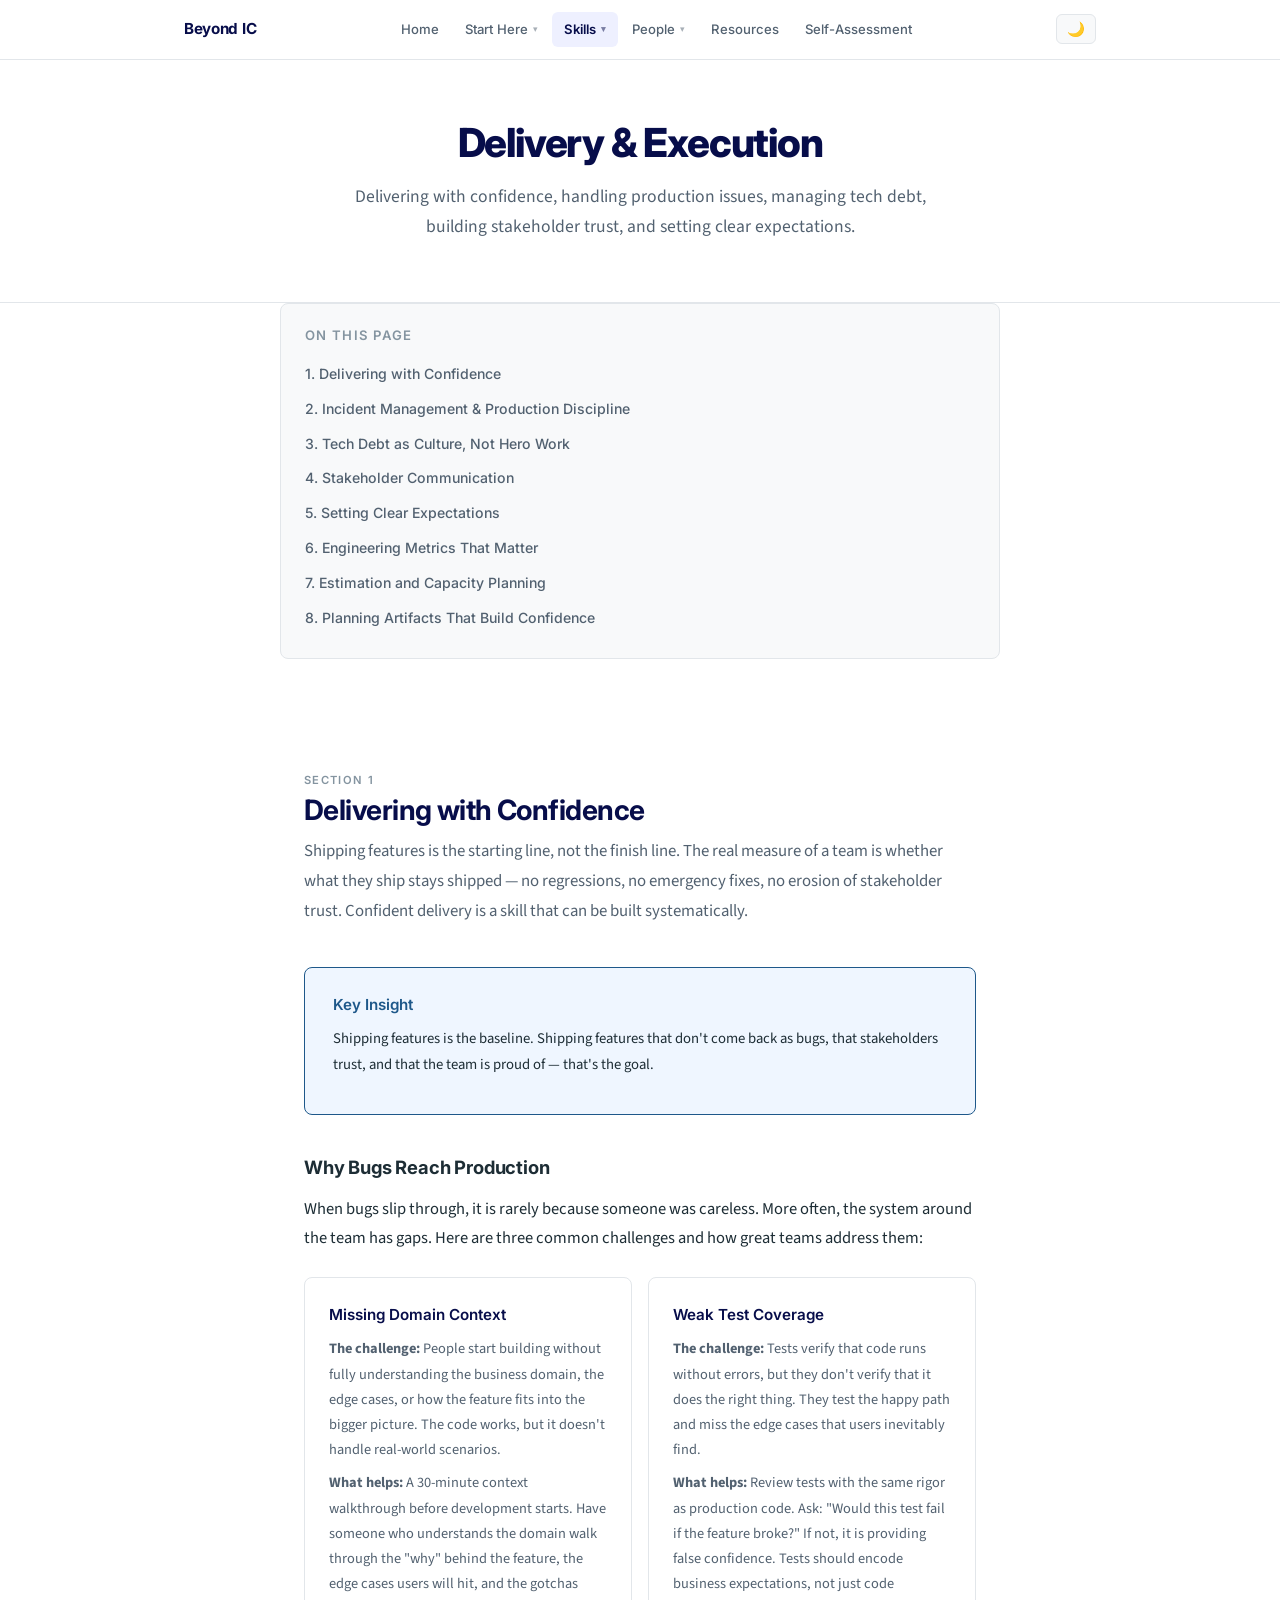
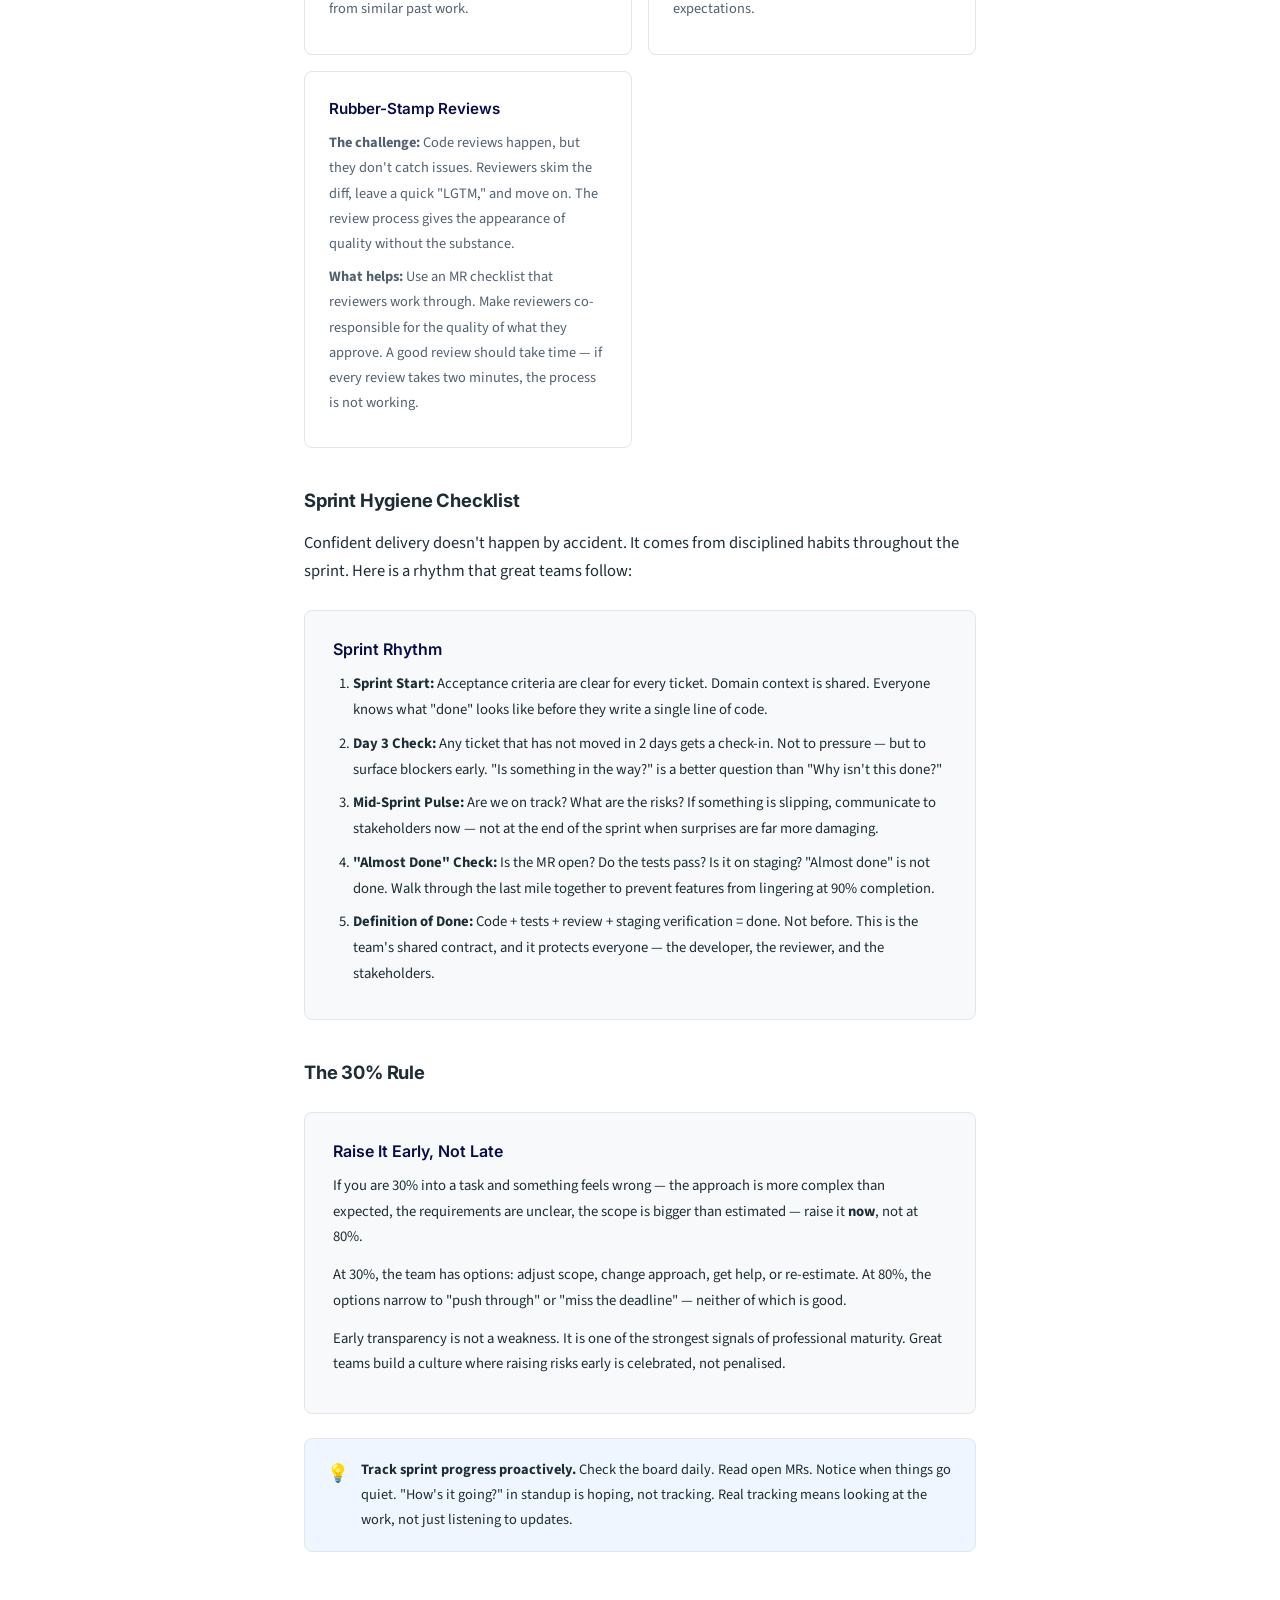
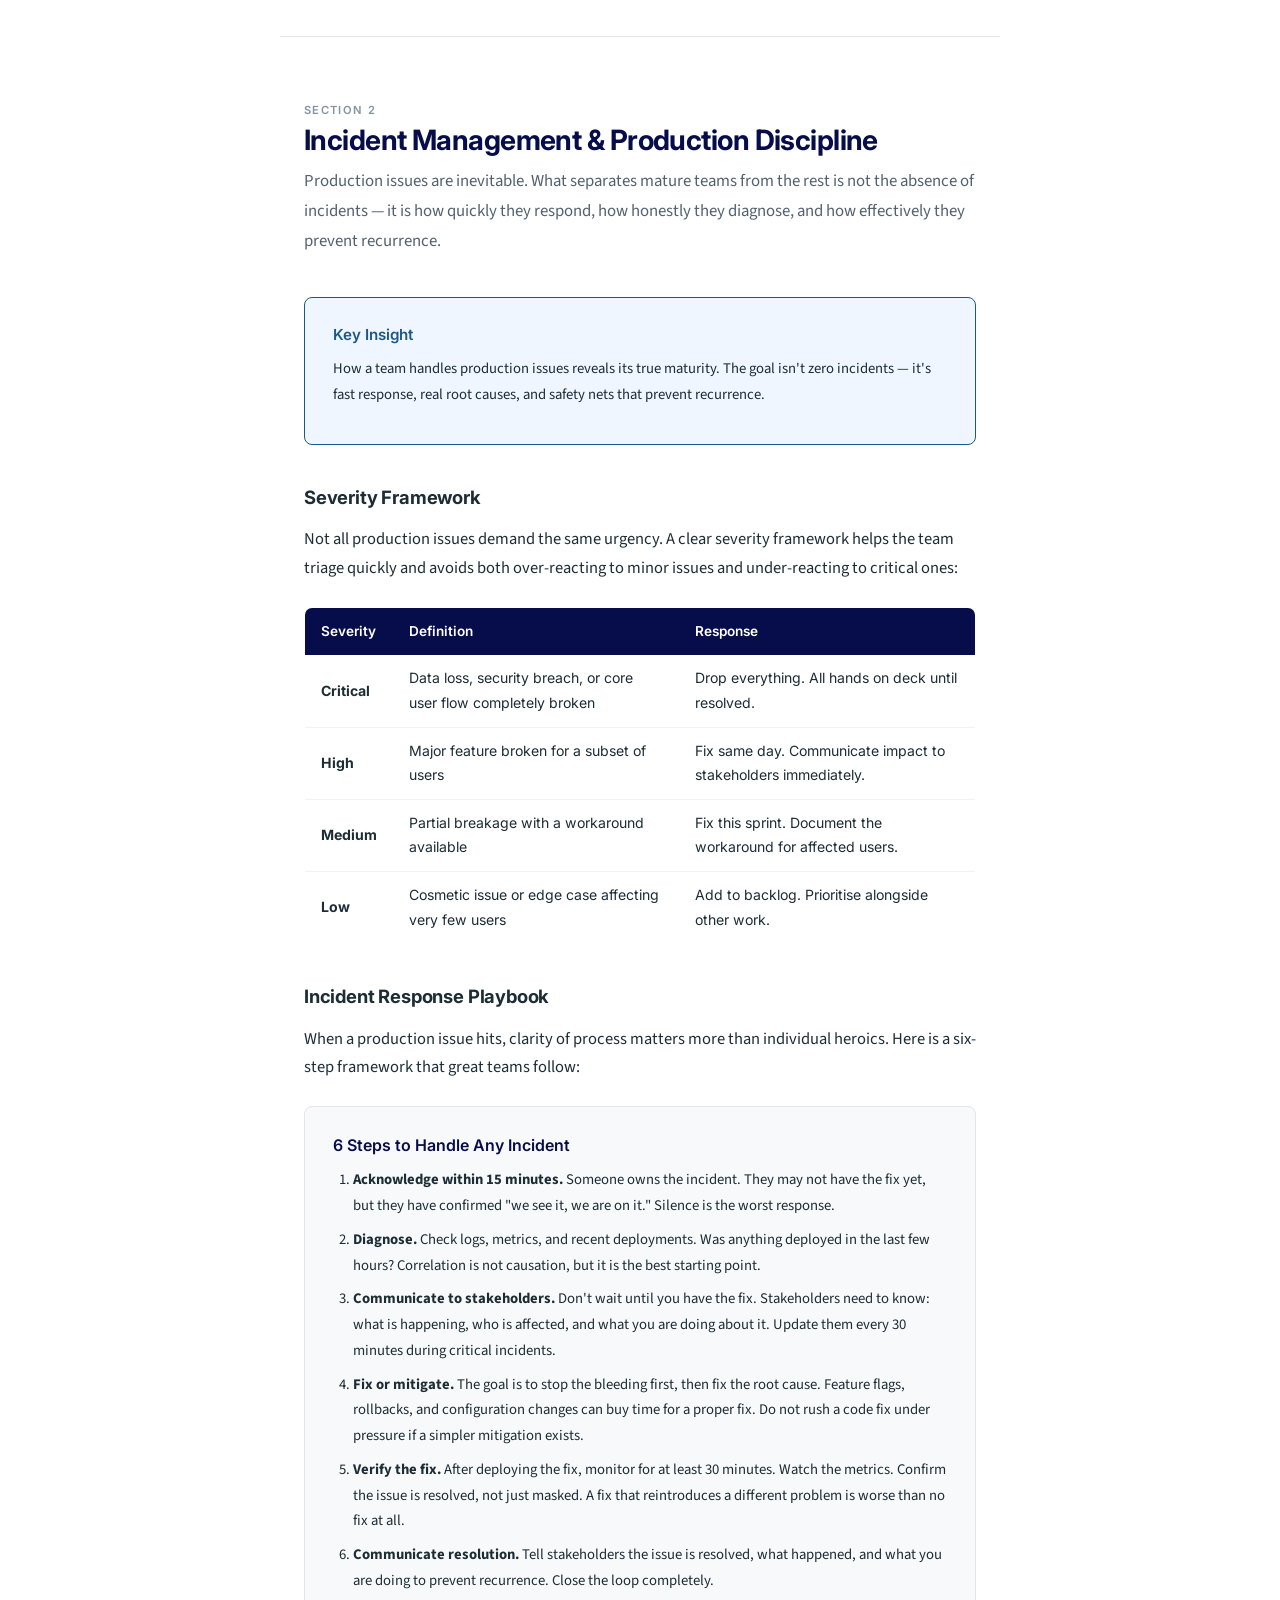
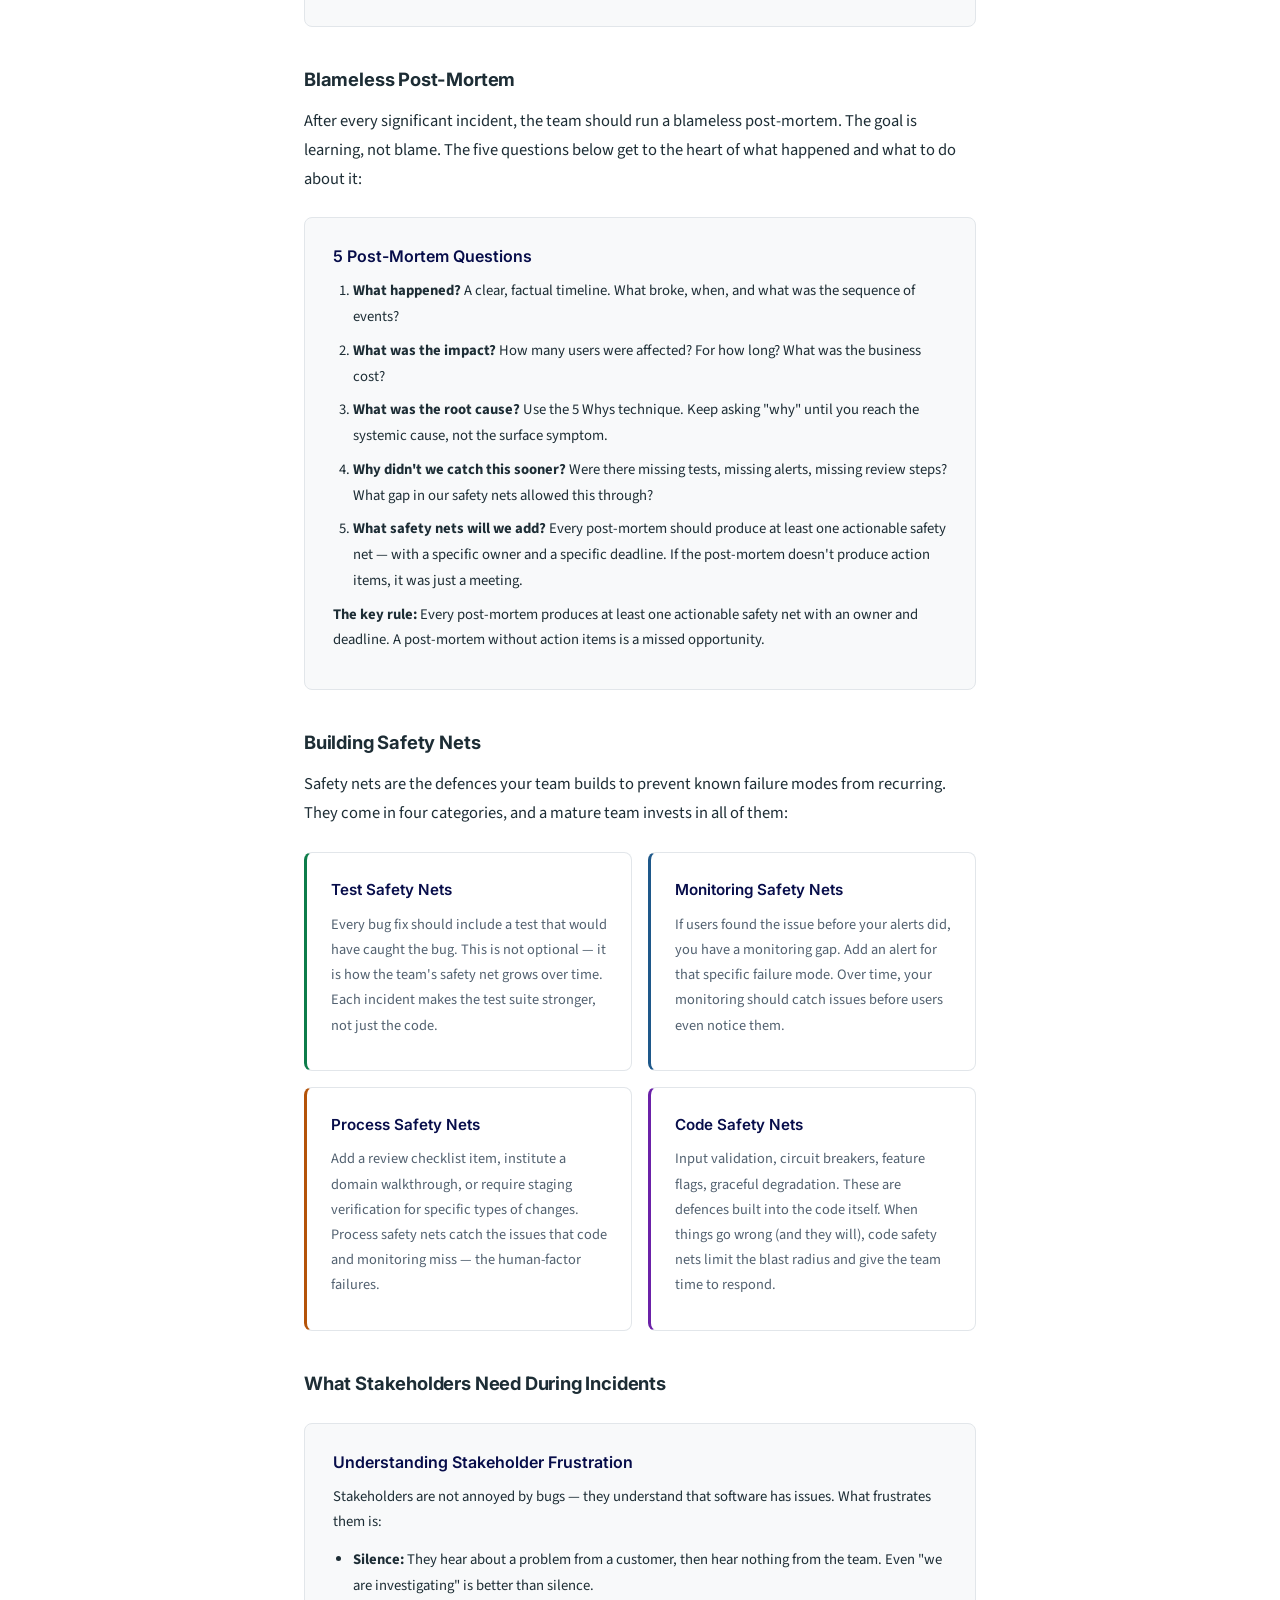
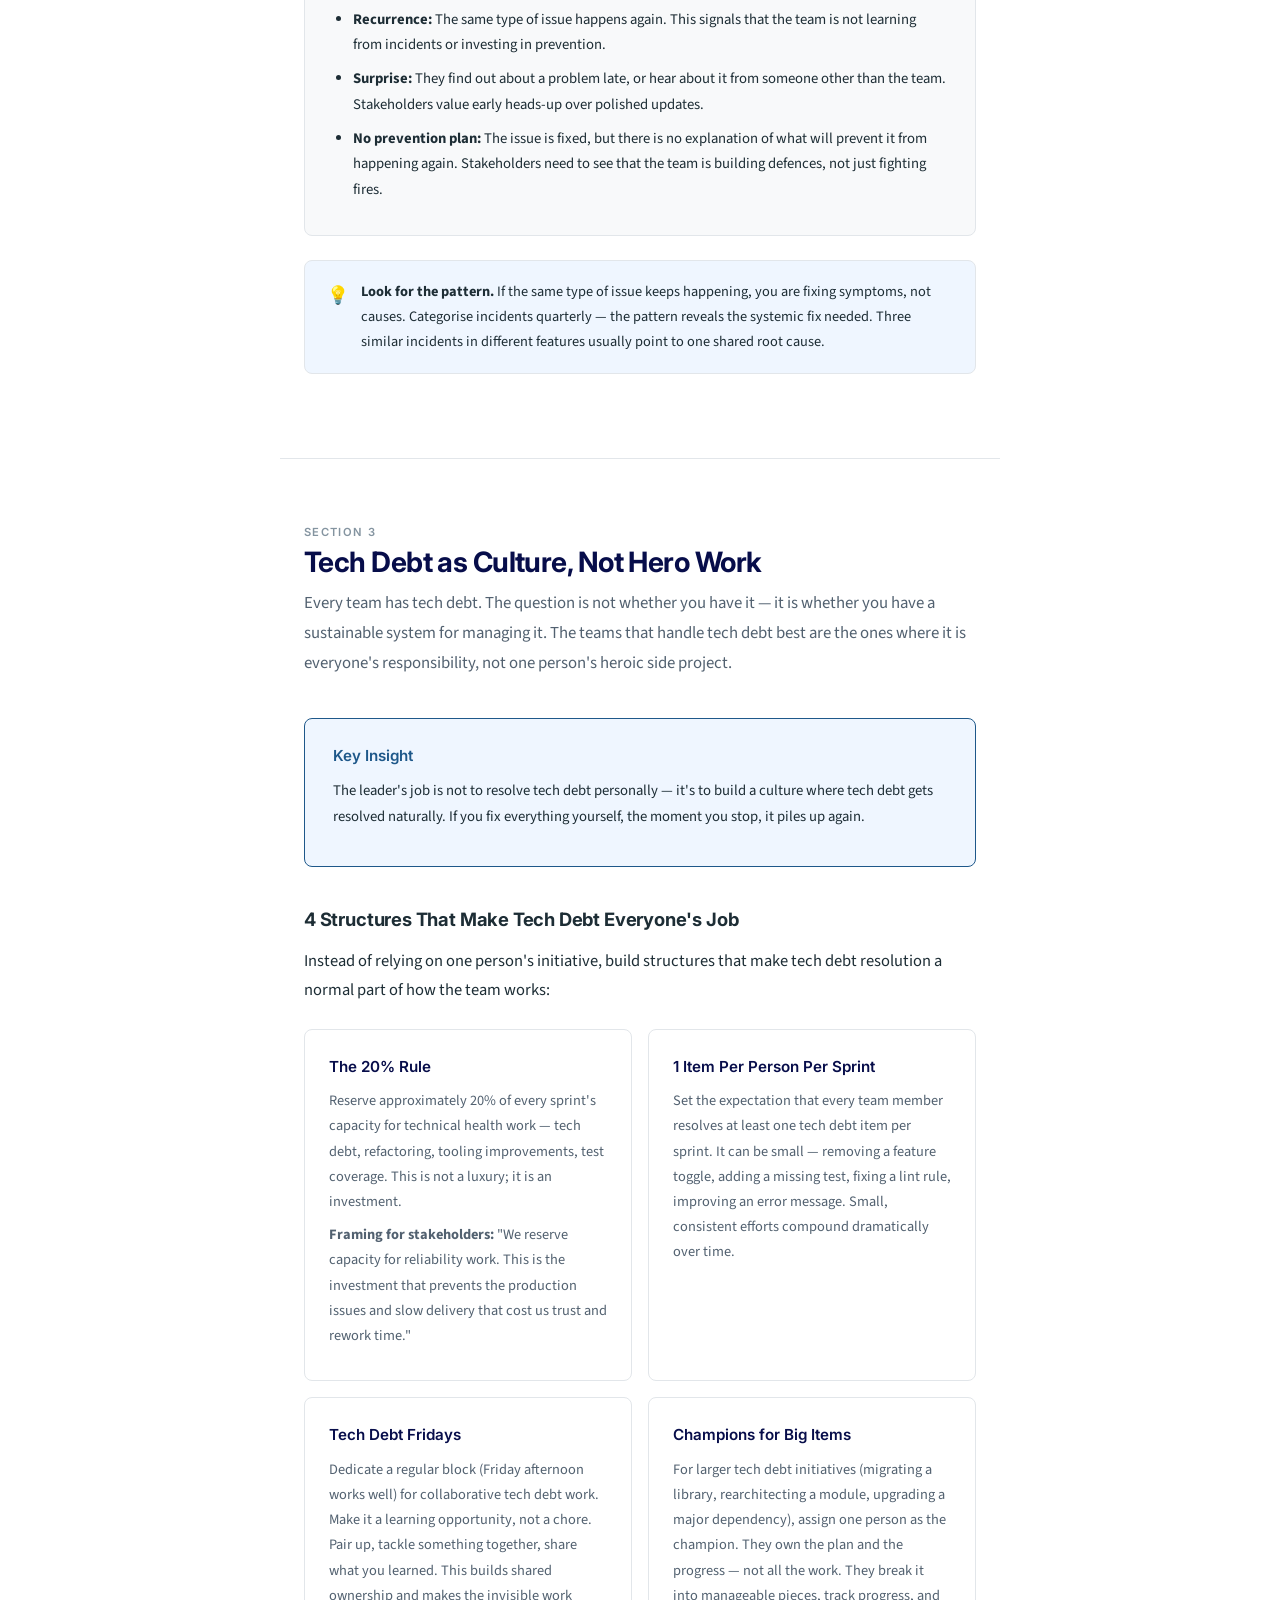
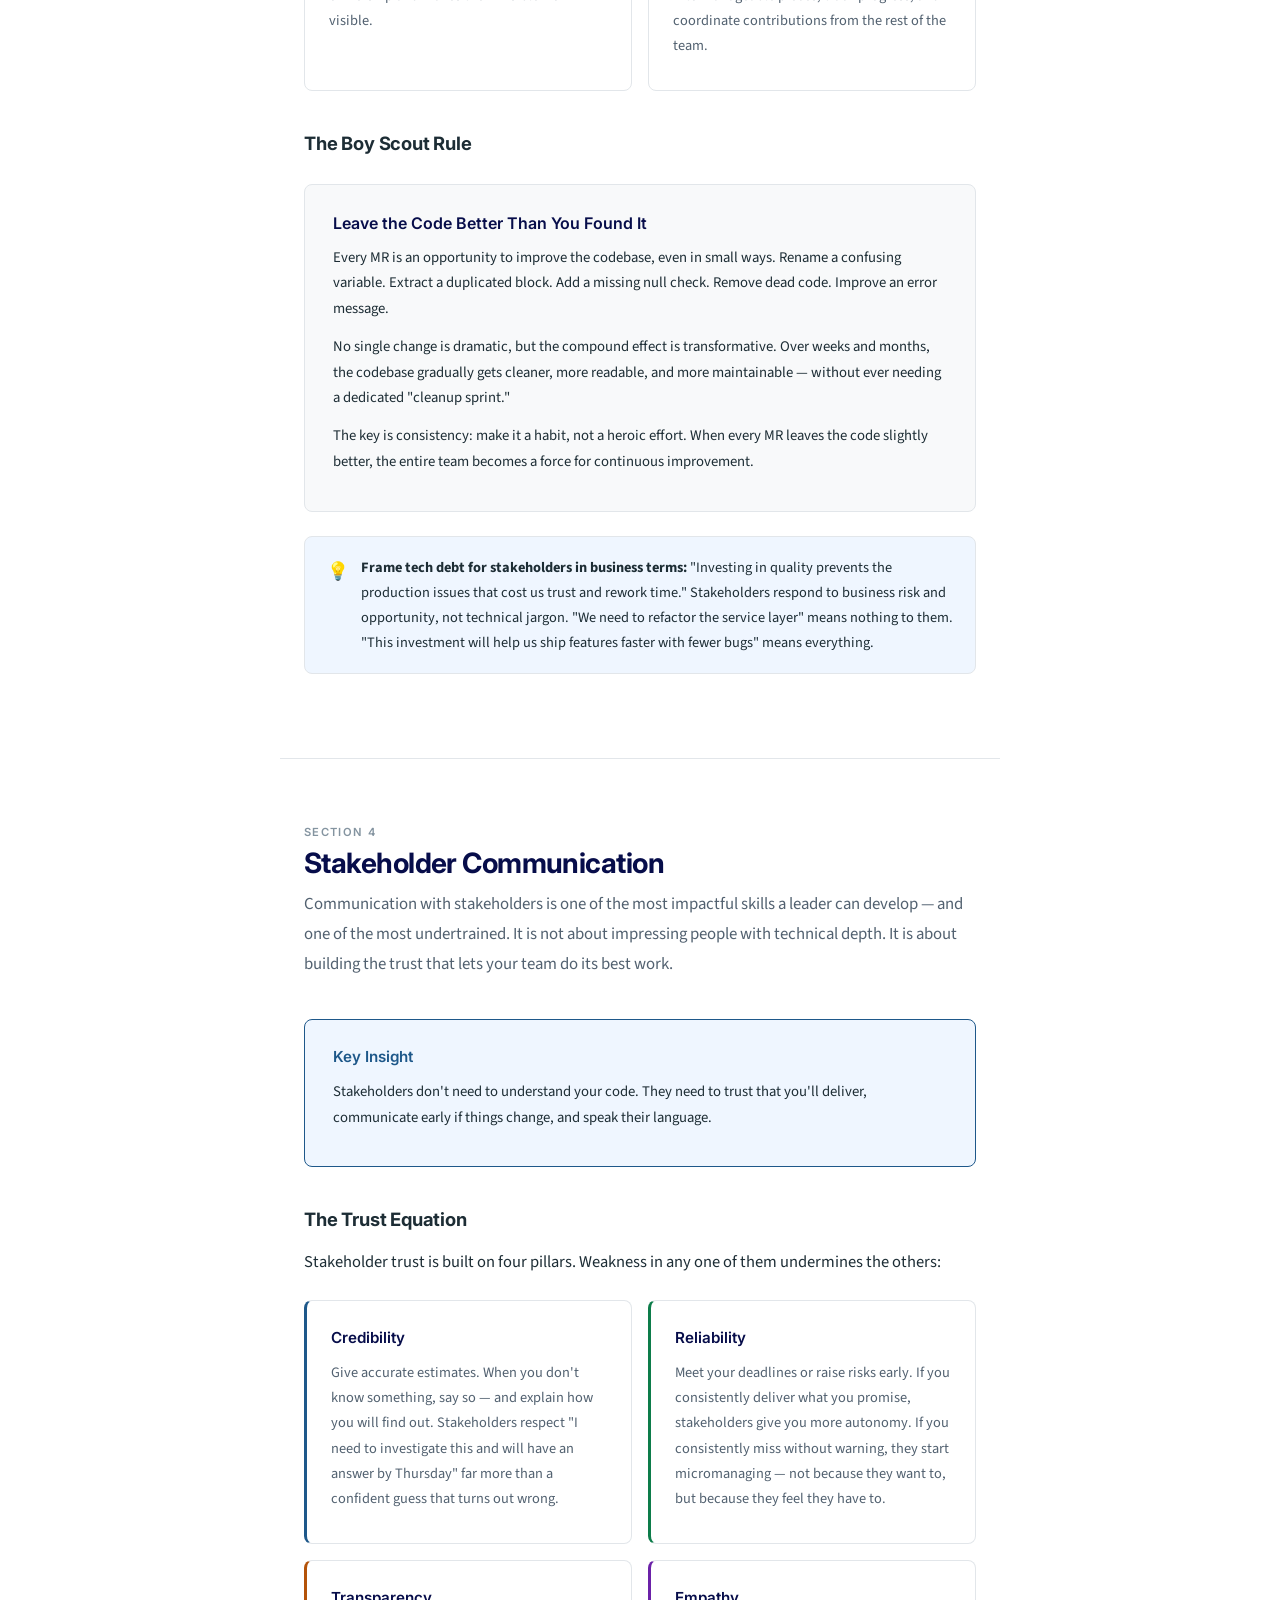
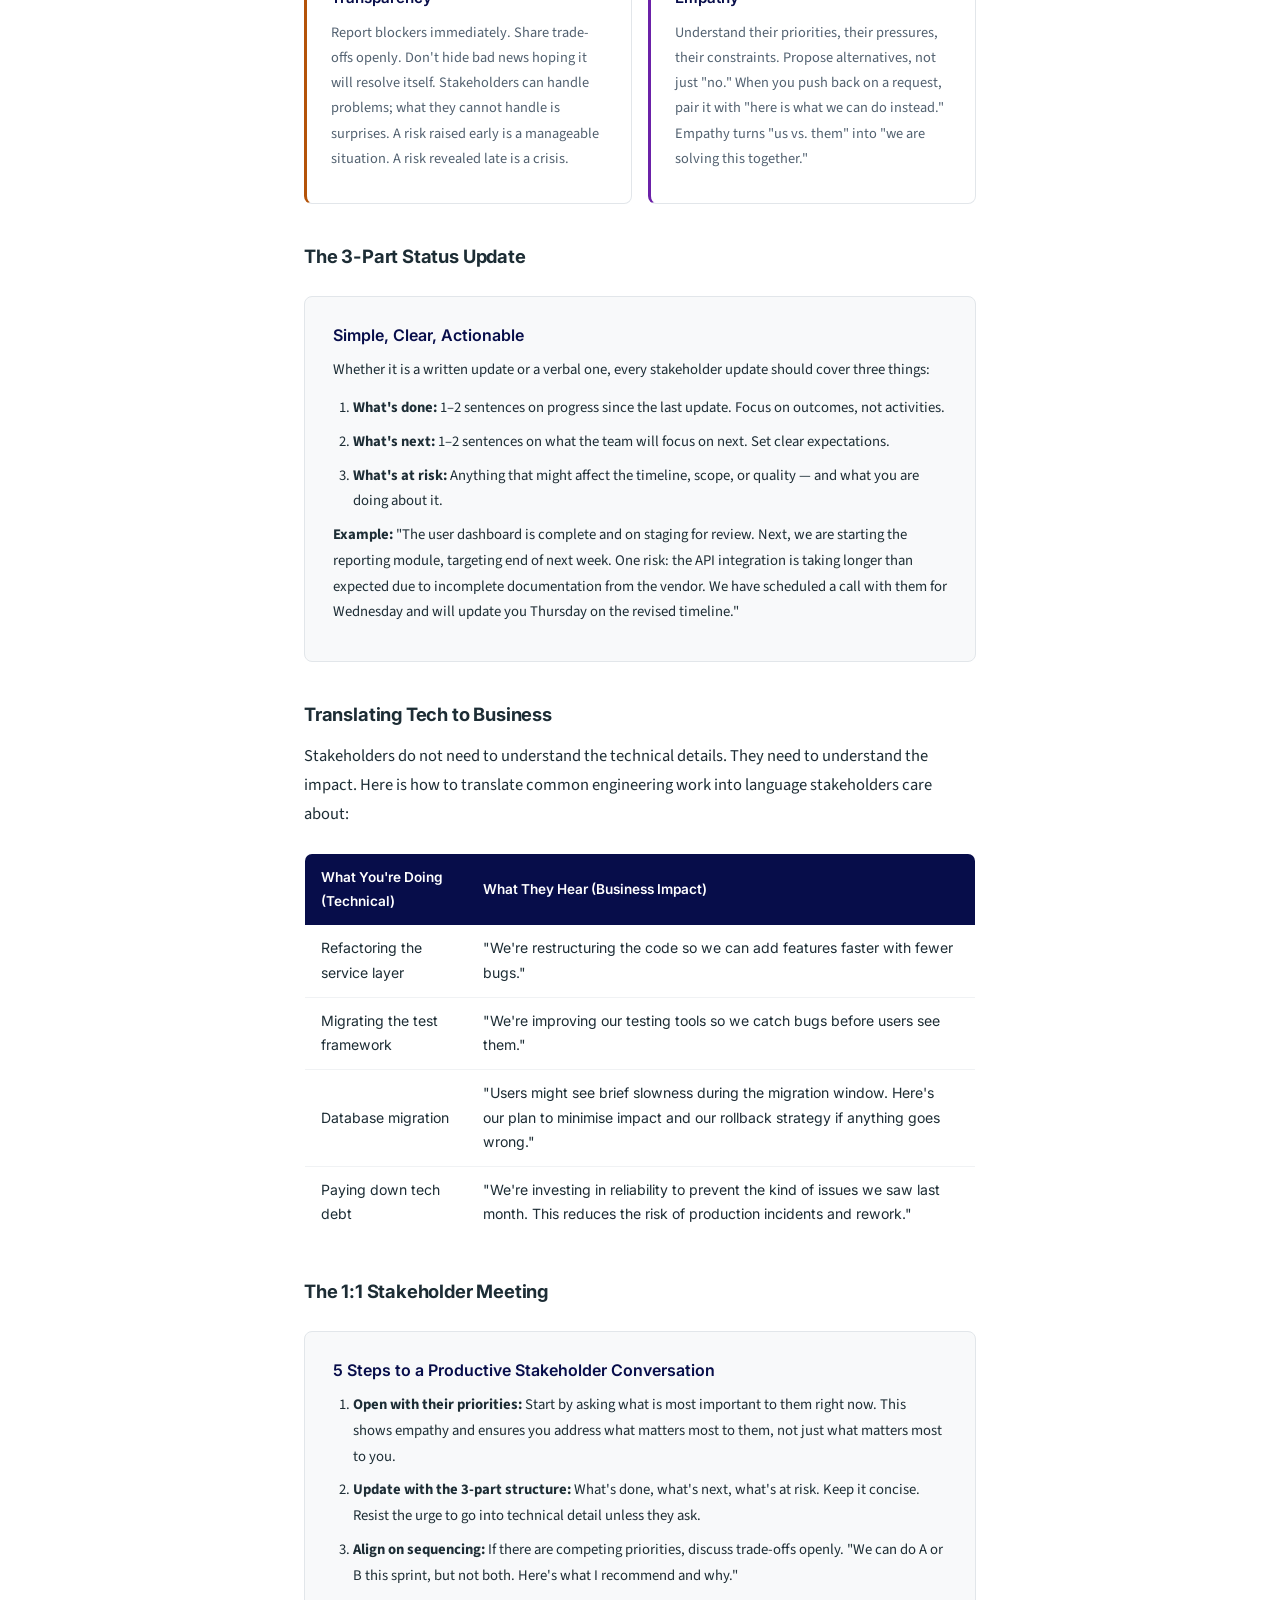
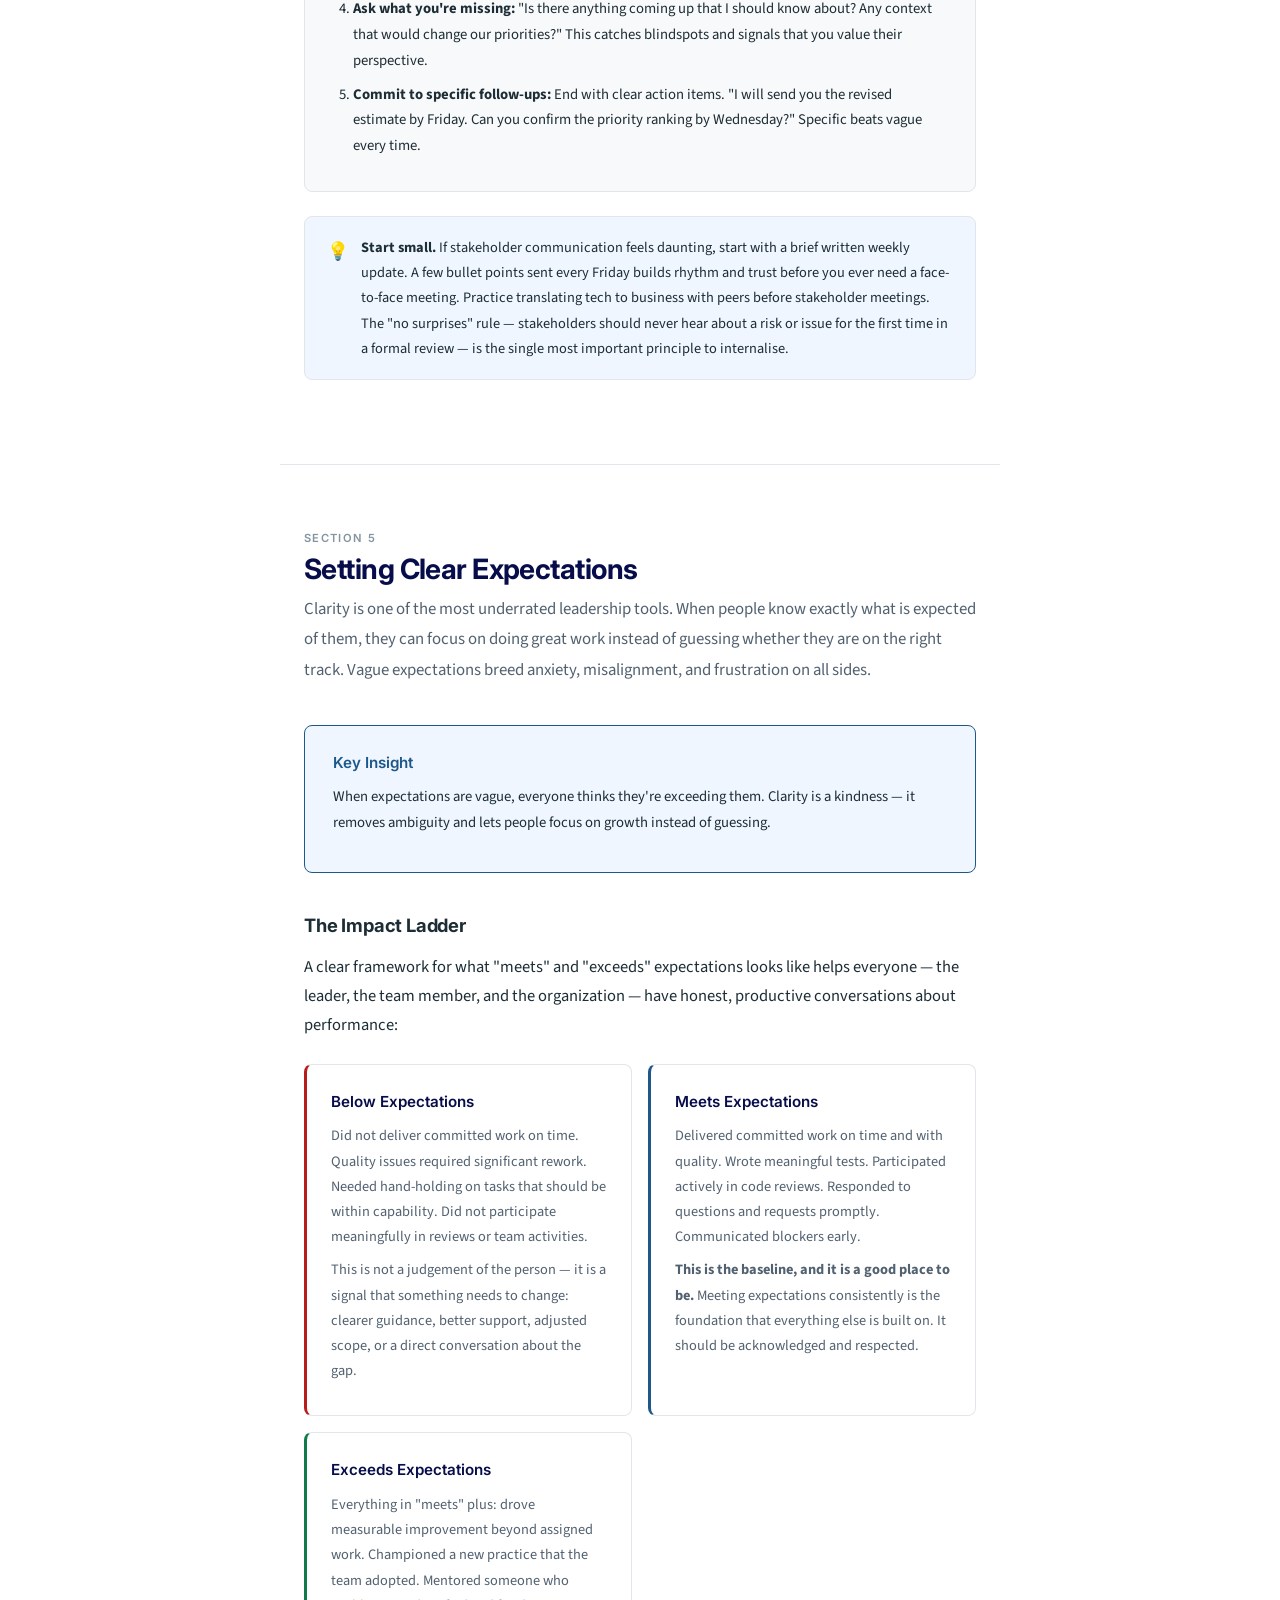
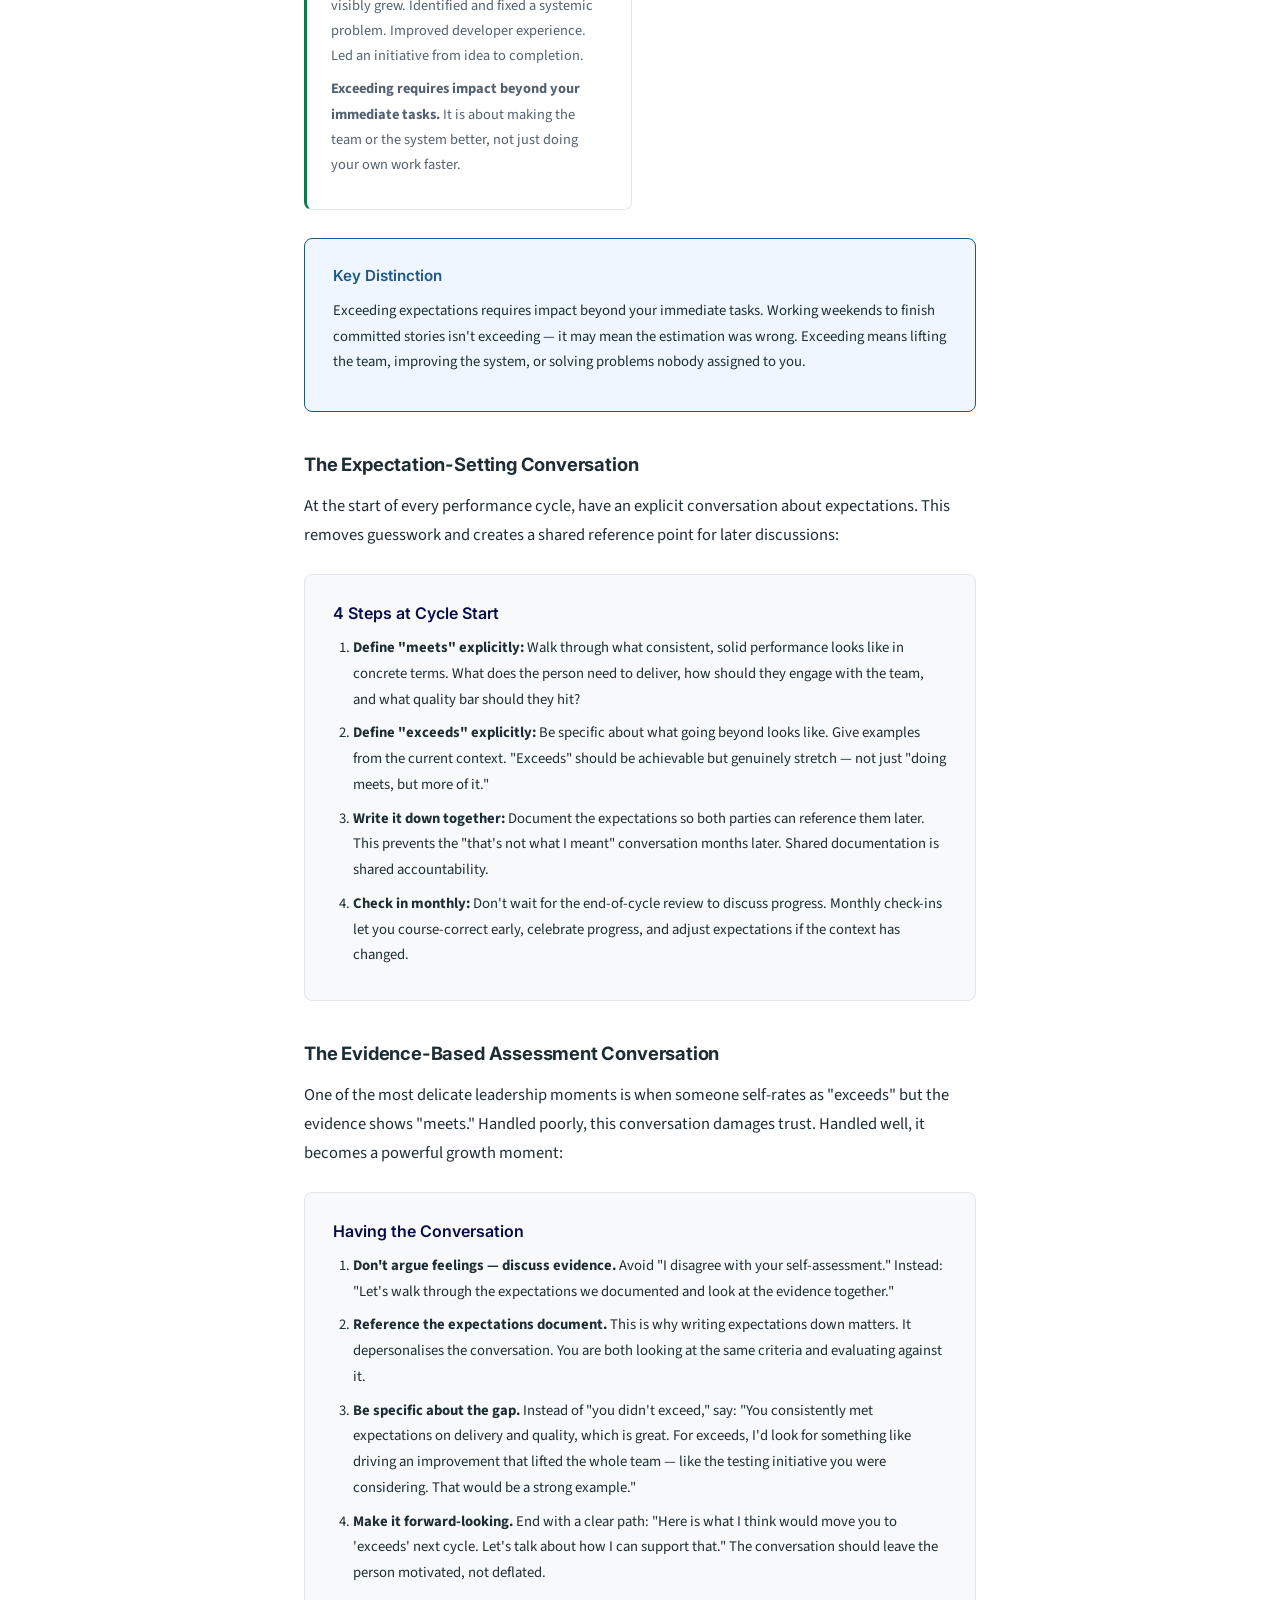
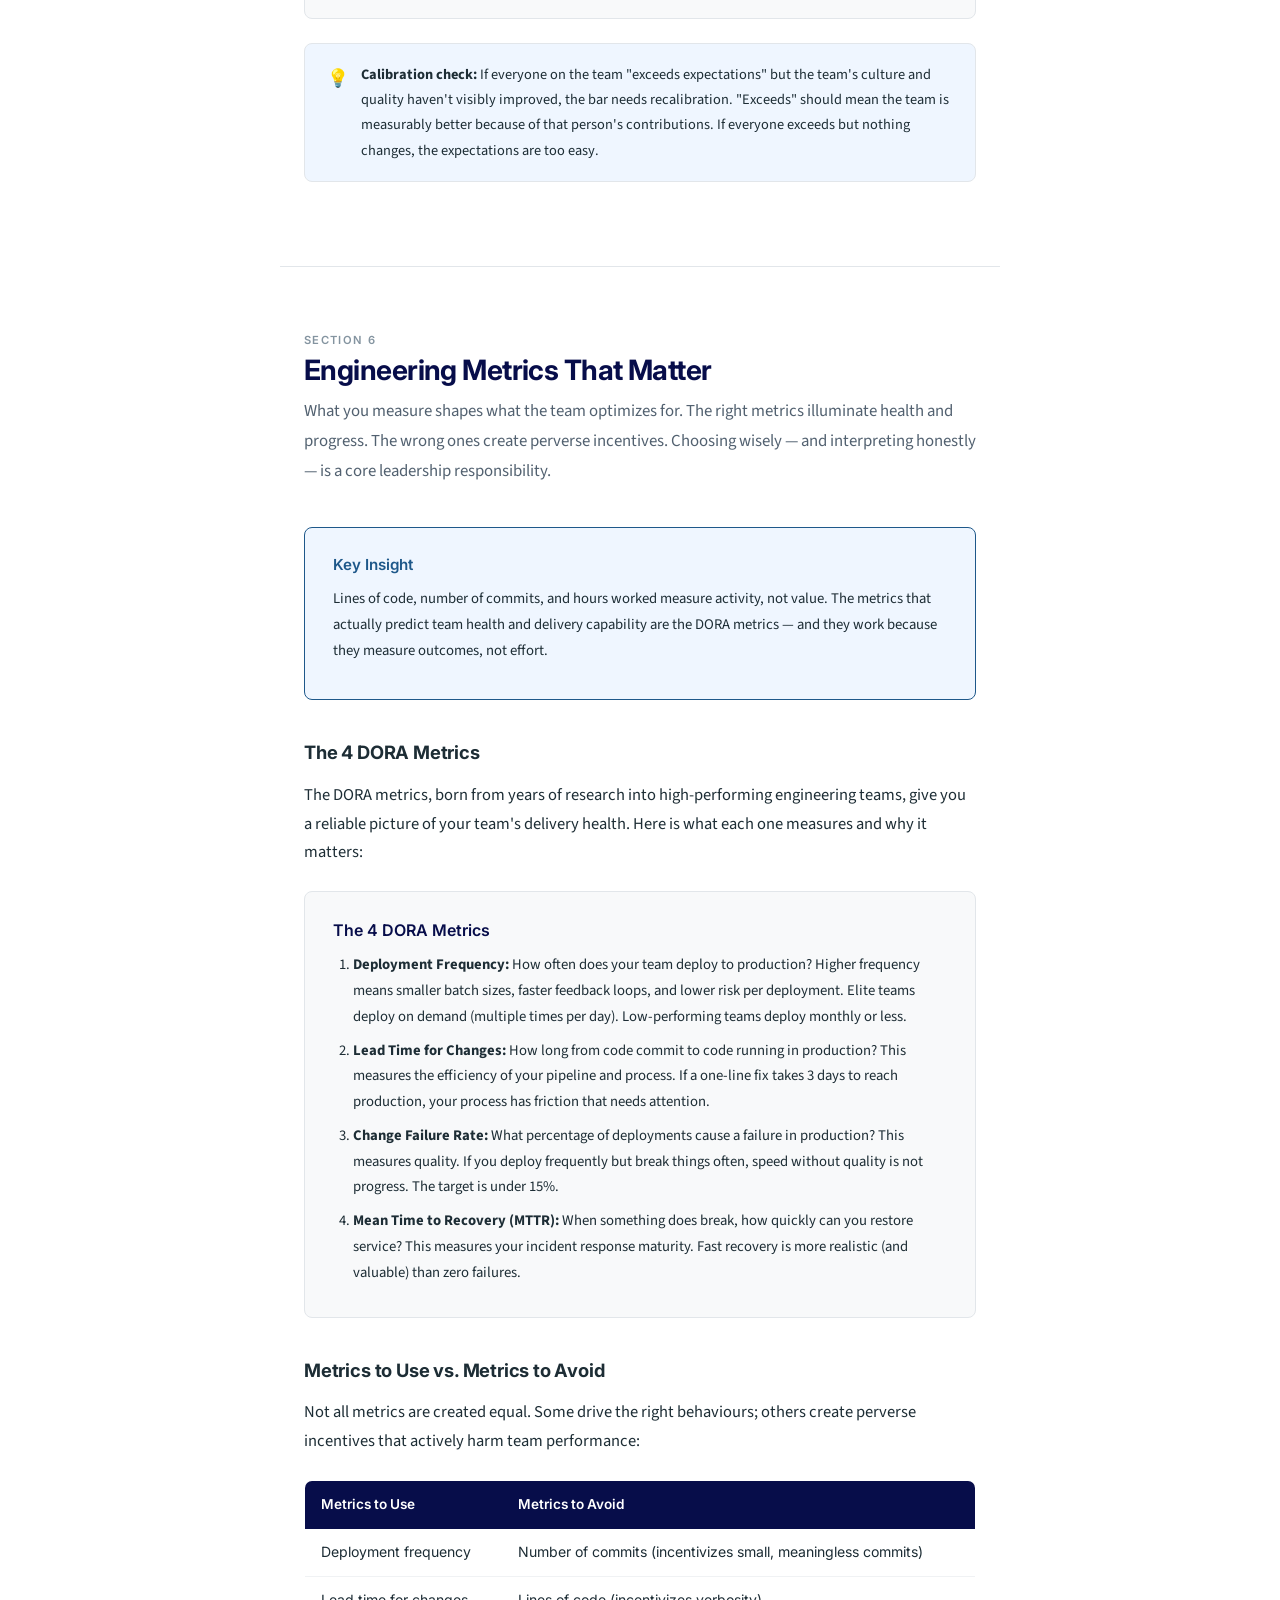
<file: delivery-execution.html>
<!DOCTYPE html>
<html lang="en" data-theme="light">
<head>
  <meta charset="UTF-8">
  <meta name="viewport" content="width=device-width, initial-scale=1.0">
  <title>Delivery &amp; Execution &mdash; Beyond IC</title>
  <link rel="preconnect" href="https://fonts.googleapis.com">
  <link rel="preconnect" href="https://fonts.gstatic.com" crossorigin>
  <link href="https://fonts.googleapis.com/css2?family=Inter:wght@400;500;600;700;800&family=Source+Sans+3:wght@400;500;600;700&display=swap" rel="stylesheet">
  <link rel="stylesheet" href="css/styles.css">
</head>
<body data-current-page="delivery-execution.html">

  <!-- ─── NAV ─── -->
  <nav id="navbar">
    <div class="nav-inner">
      <a href="index.html" class="nav-brand">Beyond IC</a>
      <div class="nav-links" id="navLinks">
        <a href="index.html">Home</a>
        <div class="nav-dropdown">
          <button class="nav-dropdown-toggle">Start Here</button>
          <div class="nav-dropdown-menu">
            <a href="12-week-plan.html">The 12-Week Plan</a>
            <a href="foundations.html">Foundations</a>
            <a href="leadership-styles.html">Know Your Style</a>
            <a href="first-90-days.html">First 90 Days</a>
          </div>
        </div>
        <div class="nav-dropdown">
          <button class="nav-dropdown-toggle">Skills</button>
          <div class="nav-dropdown-menu">
            <a href="communication-change.html">Communication &amp; Change</a>
            <a href="technical-excellence.html">Technical Excellence</a>
            <a href="delivery-execution.html">Delivery &amp; Execution</a>
            <a href="consulting-mindset.html">Consulting Mindset</a>
            <a href="ai-modern-team.html">AI &amp; the Modern Team</a>
          </div>
        </div>
        <div class="nav-dropdown">
          <button class="nav-dropdown-toggle">People</button>
          <div class="nav-dropdown-menu">
            <a href="people-culture.html">People &amp; Culture</a>
            <a href="team-health.html">Team Health</a>
          </div>
        </div>
        <a href="resources.html">Resources</a>
        <a href="self-assessment.html">Self-Assessment</a>
      </div>
      <div class="nav-right">
        <button class="theme-toggle" id="themeBtn" onclick="toggleTheme()" aria-label="Toggle dark mode">&#127769;</button>
        <button class="hamburger" onclick="toggleMenu()" aria-label="Open menu">&#9776;</button>
      </div>
    </div>
  </nav>

  <!-- ─── PAGE HEADER ─── -->
  <div class="page-header">
    <h1>Delivery &amp; Execution</h1>
    <p class="subtitle">Delivering with confidence, handling production issues, managing tech debt, building stakeholder trust, and setting clear expectations.</p>
  </div>

  <!-- ─── IN-PAGE TABLE OF CONTENTS ─── -->
  <div class="page-toc">
    <h4>On This Page</h4>
    <ul>
      <li><a href="#delivering-with-confidence">1. Delivering with Confidence</a></li>
      <li><a href="#incident-management">2. Incident Management &amp; Production Discipline</a></li>
      <li><a href="#tech-debt">3. Tech Debt as Culture, Not Hero Work</a></li>
      <li><a href="#stakeholder-communication">4. Stakeholder Communication</a></li>
      <li><a href="#setting-expectations">5. Setting Clear Expectations</a></li>
      <li><a href="#engineering-metrics">6. Engineering Metrics That Matter</a></li>
      <li><a href="#estimation">7. Estimation and Capacity Planning</a></li>
      <li><a href="#planning-artifacts">8. Planning Artifacts That Build Confidence</a></li>
    </ul>
  </div>

  <!-- ═══════════════════════════════════════════════════════════
       SECTION 1: DELIVERING WITH CONFIDENCE
       ═══════════════════════════════════════════════════════════ -->
  <section class="fade-in" id="delivering-with-confidence">
    <span class="section-num">Section 1</span>
    <h2>Delivering with Confidence</h2>
    <p class="section-intro">Shipping features is the starting line, not the finish line. The real measure of a team is whether what they ship stays shipped &mdash; no regressions, no emergency fixes, no erosion of stakeholder trust. Confident delivery is a skill that can be built systematically.</p>

    <div class="key-insight">
      <h4>Key Insight</h4>
      <p>Shipping features is the baseline. Shipping features that don't come back as bugs, that stakeholders trust, and that the team is proud of &mdash; that's the goal.</p>
    </div>

    <h3>Why Bugs Reach Production</h3>
    <p>When bugs slip through, it is rarely because someone was careless. More often, the system around the team has gaps. Here are three common challenges and how great teams address them:</p>

    <div class="card-grid three-col">
      <div class="card">
        <h4>Missing Domain Context</h4>
        <p><strong>The challenge:</strong> People start building without fully understanding the business domain, the edge cases, or how the feature fits into the bigger picture. The code works, but it doesn't handle real-world scenarios.</p>
        <p><strong>What helps:</strong> A 30-minute context walkthrough before development starts. Have someone who understands the domain walk through the "why" behind the feature, the edge cases users will hit, and the gotchas from similar past work.</p>
      </div>
      <div class="card">
        <h4>Weak Test Coverage</h4>
        <p><strong>The challenge:</strong> Tests verify that code runs without errors, but they don't verify that it does the right thing. They test the happy path and miss the edge cases that users inevitably find.</p>
        <p><strong>What helps:</strong> Review tests with the same rigor as production code. Ask: "Would this test fail if the feature broke?" If not, it is providing false confidence. Tests should encode business expectations, not just code expectations.</p>
      </div>
      <div class="card">
        <h4>Rubber-Stamp Reviews</h4>
        <p><strong>The challenge:</strong> Code reviews happen, but they don't catch issues. Reviewers skim the diff, leave a quick "LGTM," and move on. The review process gives the appearance of quality without the substance.</p>
        <p><strong>What helps:</strong> Use an MR checklist that reviewers work through. Make reviewers co-responsible for the quality of what they approve. A good review should take time &mdash; if every review takes two minutes, the process is not working.</p>
      </div>
    </div>

    <h3>Sprint Hygiene Checklist</h3>
    <p>Confident delivery doesn't happen by accident. It comes from disciplined habits throughout the sprint. Here is a rhythm that great teams follow:</p>

    <div class="framework">
      <h4>Sprint Rhythm</h4>
      <ol>
        <li><strong>Sprint Start:</strong> Acceptance criteria are clear for every ticket. Domain context is shared. Everyone knows what "done" looks like before they write a single line of code.</li>
        <li><strong>Day 3 Check:</strong> Any ticket that has not moved in 2 days gets a check-in. Not to pressure &mdash; but to surface blockers early. "Is something in the way?" is a better question than "Why isn't this done?"</li>
        <li><strong>Mid-Sprint Pulse:</strong> Are we on track? What are the risks? If something is slipping, communicate to stakeholders now &mdash; not at the end of the sprint when surprises are far more damaging.</li>
        <li><strong>"Almost Done" Check:</strong> Is the MR open? Do the tests pass? Is it on staging? "Almost done" is not done. Walk through the last mile together to prevent features from lingering at 90% completion.</li>
        <li><strong>Definition of Done:</strong> Code + tests + review + staging verification = done. Not before. This is the team's shared contract, and it protects everyone &mdash; the developer, the reviewer, and the stakeholders.</li>
      </ol>
    </div>

    <h3>The 30% Rule</h3>
    <div class="framework">
      <h4>Raise It Early, Not Late</h4>
      <p>If you are 30% into a task and something feels wrong &mdash; the approach is more complex than expected, the requirements are unclear, the scope is bigger than estimated &mdash; raise it <strong>now</strong>, not at 80%.</p>
      <p>At 30%, the team has options: adjust scope, change approach, get help, or re-estimate. At 80%, the options narrow to "push through" or "miss the deadline" &mdash; neither of which is good.</p>
      <p>Early transparency is not a weakness. It is one of the strongest signals of professional maturity. Great teams build a culture where raising risks early is celebrated, not penalised.</p>
    </div>

    <div class="tip info-tip">
      <span class="tip-icon">&#128161;</span>
      <p><strong>Track sprint progress proactively.</strong> Check the board daily. Read open MRs. Notice when things go quiet. "How's it going?" in standup is hoping, not tracking. Real tracking means looking at the work, not just listening to updates.</p>
    </div>
  </section>

  <div class="section-divider"></div>

  <!-- ═══════════════════════════════════════════════════════════
       SECTION 2: INCIDENT MANAGEMENT & PRODUCTION DISCIPLINE
       ═══════════════════════════════════════════════════════════ -->
  <section class="fade-in" id="incident-management">
    <span class="section-num">Section 2</span>
    <h2>Incident Management &amp; Production Discipline</h2>
    <p class="section-intro">Production issues are inevitable. What separates mature teams from the rest is not the absence of incidents &mdash; it is how quickly they respond, how honestly they diagnose, and how effectively they prevent recurrence.</p>

    <div class="key-insight">
      <h4>Key Insight</h4>
      <p>How a team handles production issues reveals its true maturity. The goal isn't zero incidents &mdash; it's fast response, real root causes, and safety nets that prevent recurrence.</p>
    </div>

    <h3>Severity Framework</h3>
    <p>Not all production issues demand the same urgency. A clear severity framework helps the team triage quickly and avoids both over-reacting to minor issues and under-reacting to critical ones:</p>

    <table class="comparison">
      <thead>
        <tr>
          <th>Severity</th>
          <th>Definition</th>
          <th>Response</th>
        </tr>
      </thead>
      <tbody>
        <tr>
          <td><strong>Critical</strong></td>
          <td>Data loss, security breach, or core user flow completely broken</td>
          <td>Drop everything. All hands on deck until resolved.</td>
        </tr>
        <tr>
          <td><strong>High</strong></td>
          <td>Major feature broken for a subset of users</td>
          <td>Fix same day. Communicate impact to stakeholders immediately.</td>
        </tr>
        <tr>
          <td><strong>Medium</strong></td>
          <td>Partial breakage with a workaround available</td>
          <td>Fix this sprint. Document the workaround for affected users.</td>
        </tr>
        <tr>
          <td><strong>Low</strong></td>
          <td>Cosmetic issue or edge case affecting very few users</td>
          <td>Add to backlog. Prioritise alongside other work.</td>
        </tr>
      </tbody>
    </table>

    <h3>Incident Response Playbook</h3>
    <p>When a production issue hits, clarity of process matters more than individual heroics. Here is a six-step framework that great teams follow:</p>

    <div class="framework">
      <h4>6 Steps to Handle Any Incident</h4>
      <ol>
        <li><strong>Acknowledge within 15 minutes.</strong> Someone owns the incident. They may not have the fix yet, but they have confirmed "we see it, we are on it." Silence is the worst response.</li>
        <li><strong>Diagnose.</strong> Check logs, metrics, and recent deployments. Was anything deployed in the last few hours? Correlation is not causation, but it is the best starting point.</li>
        <li><strong>Communicate to stakeholders.</strong> Don't wait until you have the fix. Stakeholders need to know: what is happening, who is affected, and what you are doing about it. Update them every 30 minutes during critical incidents.</li>
        <li><strong>Fix or mitigate.</strong> The goal is to stop the bleeding first, then fix the root cause. Feature flags, rollbacks, and configuration changes can buy time for a proper fix. Do not rush a code fix under pressure if a simpler mitigation exists.</li>
        <li><strong>Verify the fix.</strong> After deploying the fix, monitor for at least 30 minutes. Watch the metrics. Confirm the issue is resolved, not just masked. A fix that reintroduces a different problem is worse than no fix at all.</li>
        <li><strong>Communicate resolution.</strong> Tell stakeholders the issue is resolved, what happened, and what you are doing to prevent recurrence. Close the loop completely.</li>
      </ol>
    </div>

    <h3>Blameless Post-Mortem</h3>
    <p>After every significant incident, the team should run a blameless post-mortem. The goal is learning, not blame. The five questions below get to the heart of what happened and what to do about it:</p>

    <div class="framework">
      <h4>5 Post-Mortem Questions</h4>
      <ol>
        <li><strong>What happened?</strong> A clear, factual timeline. What broke, when, and what was the sequence of events?</li>
        <li><strong>What was the impact?</strong> How many users were affected? For how long? What was the business cost?</li>
        <li><strong>What was the root cause?</strong> Use the 5 Whys technique. Keep asking "why" until you reach the systemic cause, not the surface symptom.</li>
        <li><strong>Why didn't we catch this sooner?</strong> Were there missing tests, missing alerts, missing review steps? What gap in our safety nets allowed this through?</li>
        <li><strong>What safety nets will we add?</strong> Every post-mortem should produce at least one actionable safety net &mdash; with a specific owner and a specific deadline. If the post-mortem doesn't produce action items, it was just a meeting.</li>
      </ol>
      <p><strong>The key rule:</strong> Every post-mortem produces at least one actionable safety net with an owner and deadline. A post-mortem without action items is a missed opportunity.</p>
    </div>

    <h3>Building Safety Nets</h3>
    <p>Safety nets are the defences your team builds to prevent known failure modes from recurring. They come in four categories, and a mature team invests in all of them:</p>

    <div class="card-grid two-col">
      <div class="card" style="border-left: 3px solid var(--success);">
        <h4>Test Safety Nets</h4>
        <p>Every bug fix should include a test that would have caught the bug. This is not optional &mdash; it is how the team's safety net grows over time. Each incident makes the test suite stronger, not just the code.</p>
      </div>
      <div class="card" style="border-left: 3px solid var(--info);">
        <h4>Monitoring Safety Nets</h4>
        <p>If users found the issue before your alerts did, you have a monitoring gap. Add an alert for that specific failure mode. Over time, your monitoring should catch issues before users even notice them.</p>
      </div>
      <div class="card" style="border-left: 3px solid var(--warning);">
        <h4>Process Safety Nets</h4>
        <p>Add a review checklist item, institute a domain walkthrough, or require staging verification for specific types of changes. Process safety nets catch the issues that code and monitoring miss &mdash; the human-factor failures.</p>
      </div>
      <div class="card" style="border-left: 3px solid var(--purple);">
        <h4>Code Safety Nets</h4>
        <p>Input validation, circuit breakers, feature flags, graceful degradation. These are defences built into the code itself. When things go wrong (and they will), code safety nets limit the blast radius and give the team time to respond.</p>
      </div>
    </div>

    <h3>What Stakeholders Need During Incidents</h3>
    <div class="framework">
      <h4>Understanding Stakeholder Frustration</h4>
      <p>Stakeholders are not annoyed by bugs &mdash; they understand that software has issues. What frustrates them is:</p>
      <ul>
        <li><strong>Silence:</strong> They hear about a problem from a customer, then hear nothing from the team. Even "we are investigating" is better than silence.</li>
        <li><strong>Recurrence:</strong> The same type of issue happens again. This signals that the team is not learning from incidents or investing in prevention.</li>
        <li><strong>Surprise:</strong> They find out about a problem late, or hear about it from someone other than the team. Stakeholders value early heads-up over polished updates.</li>
        <li><strong>No prevention plan:</strong> The issue is fixed, but there is no explanation of what will prevent it from happening again. Stakeholders need to see that the team is building defences, not just fighting fires.</li>
      </ul>
    </div>

    <div class="tip info-tip">
      <span class="tip-icon">&#128161;</span>
      <p><strong>Look for the pattern.</strong> If the same type of issue keeps happening, you are fixing symptoms, not causes. Categorise incidents quarterly &mdash; the pattern reveals the systemic fix needed. Three similar incidents in different features usually point to one shared root cause.</p>
    </div>
  </section>

  <div class="section-divider"></div>

  <!-- ═══════════════════════════════════════════════════════════
       SECTION 3: TECH DEBT AS CULTURE, NOT HERO WORK
       ═══════════════════════════════════════════════════════════ -->
  <section class="fade-in" id="tech-debt">
    <span class="section-num">Section 3</span>
    <h2>Tech Debt as Culture, Not Hero Work</h2>
    <p class="section-intro">Every team has tech debt. The question is not whether you have it &mdash; it is whether you have a sustainable system for managing it. The teams that handle tech debt best are the ones where it is everyone's responsibility, not one person's heroic side project.</p>

    <div class="key-insight">
      <h4>Key Insight</h4>
      <p>The leader's job is not to resolve tech debt personally &mdash; it's to build a culture where tech debt gets resolved naturally. If you fix everything yourself, the moment you stop, it piles up again.</p>
    </div>

    <h3>4 Structures That Make Tech Debt Everyone's Job</h3>
    <p>Instead of relying on one person's initiative, build structures that make tech debt resolution a normal part of how the team works:</p>

    <div class="card-grid two-col">
      <div class="card">
        <h4>The 20% Rule</h4>
        <p>Reserve approximately 20% of every sprint's capacity for technical health work &mdash; tech debt, refactoring, tooling improvements, test coverage. This is not a luxury; it is an investment.</p>
        <p><strong>Framing for stakeholders:</strong> "We reserve capacity for reliability work. This is the investment that prevents the production issues and slow delivery that cost us trust and rework time."</p>
      </div>
      <div class="card">
        <h4>1 Item Per Person Per Sprint</h4>
        <p>Set the expectation that every team member resolves at least one tech debt item per sprint. It can be small &mdash; removing a feature toggle, adding a missing test, fixing a lint rule, improving an error message. Small, consistent efforts compound dramatically over time.</p>
      </div>
      <div class="card">
        <h4>Tech Debt Fridays</h4>
        <p>Dedicate a regular block (Friday afternoon works well) for collaborative tech debt work. Make it a learning opportunity, not a chore. Pair up, tackle something together, share what you learned. This builds shared ownership and makes the invisible work visible.</p>
      </div>
      <div class="card">
        <h4>Champions for Big Items</h4>
        <p>For larger tech debt initiatives (migrating a library, rearchitecting a module, upgrading a major dependency), assign one person as the champion. They own the plan and the progress &mdash; not all the work. They break it into manageable pieces, track progress, and coordinate contributions from the rest of the team.</p>
      </div>
    </div>

    <h3>The Boy Scout Rule</h3>
    <div class="framework">
      <h4>Leave the Code Better Than You Found It</h4>
      <p>Every MR is an opportunity to improve the codebase, even in small ways. Rename a confusing variable. Extract a duplicated block. Add a missing null check. Remove dead code. Improve an error message.</p>
      <p>No single change is dramatic, but the compound effect is transformative. Over weeks and months, the codebase gradually gets cleaner, more readable, and more maintainable &mdash; without ever needing a dedicated "cleanup sprint."</p>
      <p>The key is consistency: make it a habit, not a heroic effort. When every MR leaves the code slightly better, the entire team becomes a force for continuous improvement.</p>
    </div>

    <div class="tip info-tip">
      <span class="tip-icon">&#128161;</span>
      <p><strong>Frame tech debt for stakeholders in business terms:</strong> "Investing in quality prevents the production issues that cost us trust and rework time." Stakeholders respond to business risk and opportunity, not technical jargon. "We need to refactor the service layer" means nothing to them. "This investment will help us ship features faster with fewer bugs" means everything.</p>
    </div>
  </section>

  <div class="section-divider"></div>

  <!-- ═══════════════════════════════════════════════════════════
       SECTION 4: STAKEHOLDER COMMUNICATION
       ═══════════════════════════════════════════════════════════ -->
  <section class="fade-in" id="stakeholder-communication">
    <span class="section-num">Section 4</span>
    <h2>Stakeholder Communication</h2>
    <p class="section-intro">Communication with stakeholders is one of the most impactful skills a leader can develop &mdash; and one of the most undertrained. It is not about impressing people with technical depth. It is about building the trust that lets your team do its best work.</p>

    <div class="key-insight">
      <h4>Key Insight</h4>
      <p>Stakeholders don't need to understand your code. They need to trust that you'll deliver, communicate early if things change, and speak their language.</p>
    </div>

    <h3>The Trust Equation</h3>
    <p>Stakeholder trust is built on four pillars. Weakness in any one of them undermines the others:</p>

    <div class="card-grid two-col">
      <div class="card" style="border-left: 3px solid var(--info);">
        <h4>Credibility</h4>
        <p>Give accurate estimates. When you don't know something, say so &mdash; and explain how you will find out. Stakeholders respect "I need to investigate this and will have an answer by Thursday" far more than a confident guess that turns out wrong.</p>
      </div>
      <div class="card" style="border-left: 3px solid var(--success);">
        <h4>Reliability</h4>
        <p>Meet your deadlines or raise risks early. If you consistently deliver what you promise, stakeholders give you more autonomy. If you consistently miss without warning, they start micromanaging &mdash; not because they want to, but because they feel they have to.</p>
      </div>
      <div class="card" style="border-left: 3px solid var(--warning);">
        <h4>Transparency</h4>
        <p>Report blockers immediately. Share trade-offs openly. Don't hide bad news hoping it will resolve itself. Stakeholders can handle problems; what they cannot handle is surprises. A risk raised early is a manageable situation. A risk revealed late is a crisis.</p>
      </div>
      <div class="card" style="border-left: 3px solid var(--purple);">
        <h4>Empathy</h4>
        <p>Understand their priorities, their pressures, their constraints. Propose alternatives, not just "no." When you push back on a request, pair it with "here is what we can do instead." Empathy turns "us vs. them" into "we are solving this together."</p>
      </div>
    </div>

    <h3>The 3-Part Status Update</h3>
    <div class="framework">
      <h4>Simple, Clear, Actionable</h4>
      <p>Whether it is a written update or a verbal one, every stakeholder update should cover three things:</p>
      <ol>
        <li><strong>What's done:</strong> 1&ndash;2 sentences on progress since the last update. Focus on outcomes, not activities.</li>
        <li><strong>What's next:</strong> 1&ndash;2 sentences on what the team will focus on next. Set clear expectations.</li>
        <li><strong>What's at risk:</strong> Anything that might affect the timeline, scope, or quality &mdash; and what you are doing about it.</li>
      </ol>
      <p><strong>Example:</strong> "The user dashboard is complete and on staging for review. Next, we are starting the reporting module, targeting end of next week. One risk: the API integration is taking longer than expected due to incomplete documentation from the vendor. We have scheduled a call with them for Wednesday and will update you Thursday on the revised timeline."</p>
    </div>

    <h3>Translating Tech to Business</h3>
    <p>Stakeholders do not need to understand the technical details. They need to understand the impact. Here is how to translate common engineering work into language stakeholders care about:</p>

    <table class="comparison">
      <thead>
        <tr>
          <th>What You're Doing (Technical)</th>
          <th>What They Hear (Business Impact)</th>
        </tr>
      </thead>
      <tbody>
        <tr>
          <td>Refactoring the service layer</td>
          <td>"We're restructuring the code so we can add features faster with fewer bugs."</td>
        </tr>
        <tr>
          <td>Migrating the test framework</td>
          <td>"We're improving our testing tools so we catch bugs before users see them."</td>
        </tr>
        <tr>
          <td>Database migration</td>
          <td>"Users might see brief slowness during the migration window. Here's our plan to minimise impact and our rollback strategy if anything goes wrong."</td>
        </tr>
        <tr>
          <td>Paying down tech debt</td>
          <td>"We're investing in reliability to prevent the kind of issues we saw last month. This reduces the risk of production incidents and rework."</td>
        </tr>
      </tbody>
    </table>

    <h3>The 1:1 Stakeholder Meeting</h3>
    <div class="framework">
      <h4>5 Steps to a Productive Stakeholder Conversation</h4>
      <ol>
        <li><strong>Open with their priorities:</strong> Start by asking what is most important to them right now. This shows empathy and ensures you address what matters most to them, not just what matters most to you.</li>
        <li><strong>Update with the 3-part structure:</strong> What's done, what's next, what's at risk. Keep it concise. Resist the urge to go into technical detail unless they ask.</li>
        <li><strong>Align on sequencing:</strong> If there are competing priorities, discuss trade-offs openly. "We can do A or B this sprint, but not both. Here's what I recommend and why."</li>
        <li><strong>Ask what you're missing:</strong> "Is there anything coming up that I should know about? Any context that would change our priorities?" This catches blindspots and signals that you value their perspective.</li>
        <li><strong>Commit to specific follow-ups:</strong> End with clear action items. "I will send you the revised estimate by Friday. Can you confirm the priority ranking by Wednesday?" Specific beats vague every time.</li>
      </ol>
    </div>

    <div class="tip info-tip">
      <span class="tip-icon">&#128161;</span>
      <p><strong>Start small.</strong> If stakeholder communication feels daunting, start with a brief written weekly update. A few bullet points sent every Friday builds rhythm and trust before you ever need a face-to-face meeting. Practice translating tech to business with peers before stakeholder meetings. The "no surprises" rule &mdash; stakeholders should never hear about a risk or issue for the first time in a formal review &mdash; is the single most important principle to internalise.</p>
    </div>
  </section>

  <div class="section-divider"></div>

  <!-- ═══════════════════════════════════════════════════════════
       SECTION 5: SETTING CLEAR EXPECTATIONS
       ═══════════════════════════════════════════════════════════ -->
  <section class="fade-in" id="setting-expectations">
    <span class="section-num">Section 5</span>
    <h2>Setting Clear Expectations</h2>
    <p class="section-intro">Clarity is one of the most underrated leadership tools. When people know exactly what is expected of them, they can focus on doing great work instead of guessing whether they are on the right track. Vague expectations breed anxiety, misalignment, and frustration on all sides.</p>

    <div class="key-insight">
      <h4>Key Insight</h4>
      <p>When expectations are vague, everyone thinks they're exceeding them. Clarity is a kindness &mdash; it removes ambiguity and lets people focus on growth instead of guessing.</p>
    </div>

    <h3>The Impact Ladder</h3>
    <p>A clear framework for what "meets" and "exceeds" expectations looks like helps everyone &mdash; the leader, the team member, and the organization &mdash; have honest, productive conversations about performance:</p>

    <div class="card-grid three-col">
      <div class="card" style="border-left: 3px solid var(--danger);">
        <h4>Below Expectations</h4>
        <p>Did not deliver committed work on time. Quality issues required significant rework. Needed hand-holding on tasks that should be within capability. Did not participate meaningfully in reviews or team activities.</p>
        <p>This is not a judgement of the person &mdash; it is a signal that something needs to change: clearer guidance, better support, adjusted scope, or a direct conversation about the gap.</p>
      </div>
      <div class="card" style="border-left: 3px solid var(--info);">
        <h4>Meets Expectations</h4>
        <p>Delivered committed work on time and with quality. Wrote meaningful tests. Participated actively in code reviews. Responded to questions and requests promptly. Communicated blockers early.</p>
        <p><strong>This is the baseline, and it is a good place to be.</strong> Meeting expectations consistently is the foundation that everything else is built on. It should be acknowledged and respected.</p>
      </div>
      <div class="card" style="border-left: 3px solid var(--success);">
        <h4>Exceeds Expectations</h4>
        <p>Everything in "meets" plus: drove measurable improvement beyond assigned work. Championed a new practice that the team adopted. Mentored someone who visibly grew. Identified and fixed a systemic problem. Improved developer experience. Led an initiative from idea to completion.</p>
        <p><strong>Exceeding requires impact beyond your immediate tasks.</strong> It is about making the team or the system better, not just doing your own work faster.</p>
      </div>
    </div>

    <div class="key-insight">
      <h4>Key Distinction</h4>
      <p>Exceeding expectations requires impact beyond your immediate tasks. Working weekends to finish committed stories isn't exceeding &mdash; it may mean the estimation was wrong. Exceeding means lifting the team, improving the system, or solving problems nobody assigned to you.</p>
    </div>

    <h3>The Expectation-Setting Conversation</h3>
    <p>At the start of every performance cycle, have an explicit conversation about expectations. This removes guesswork and creates a shared reference point for later discussions:</p>

    <div class="framework">
      <h4>4 Steps at Cycle Start</h4>
      <ol>
        <li><strong>Define "meets" explicitly:</strong> Walk through what consistent, solid performance looks like in concrete terms. What does the person need to deliver, how should they engage with the team, and what quality bar should they hit?</li>
        <li><strong>Define "exceeds" explicitly:</strong> Be specific about what going beyond looks like. Give examples from the current context. "Exceeds" should be achievable but genuinely stretch &mdash; not just "doing meets, but more of it."</li>
        <li><strong>Write it down together:</strong> Document the expectations so both parties can reference them later. This prevents the "that's not what I meant" conversation months later. Shared documentation is shared accountability.</li>
        <li><strong>Check in monthly:</strong> Don't wait for the end-of-cycle review to discuss progress. Monthly check-ins let you course-correct early, celebrate progress, and adjust expectations if the context has changed.</li>
      </ol>
    </div>

    <h3>The Evidence-Based Assessment Conversation</h3>
    <p>One of the most delicate leadership moments is when someone self-rates as "exceeds" but the evidence shows "meets." Handled poorly, this conversation damages trust. Handled well, it becomes a powerful growth moment:</p>

    <div class="framework">
      <h4>Having the Conversation</h4>
      <ol>
        <li><strong>Don't argue feelings &mdash; discuss evidence.</strong> Avoid "I disagree with your self-assessment." Instead: "Let's walk through the expectations we documented and look at the evidence together."</li>
        <li><strong>Reference the expectations document.</strong> This is why writing expectations down matters. It depersonalises the conversation. You are both looking at the same criteria and evaluating against it.</li>
        <li><strong>Be specific about the gap.</strong> Instead of "you didn't exceed," say: "You consistently met expectations on delivery and quality, which is great. For exceeds, I'd look for something like driving an improvement that lifted the whole team &mdash; like the testing initiative you were considering. That would be a strong example."</li>
        <li><strong>Make it forward-looking.</strong> End with a clear path: "Here is what I think would move you to 'exceeds' next cycle. Let's talk about how I can support that." The conversation should leave the person motivated, not deflated.</li>
      </ol>
    </div>

    <div class="tip info-tip">
      <span class="tip-icon">&#128161;</span>
      <p><strong>Calibration check:</strong> If everyone on the team "exceeds expectations" but the team's culture and quality haven't visibly improved, the bar needs recalibration. "Exceeds" should mean the team is measurably better because of that person's contributions. If everyone exceeds but nothing changes, the expectations are too easy.</p>
    </div>
  </section>

  <div class="section-divider"></div>

  <!-- ═══════════════════════════════════════════════════════════
       SECTION 6: ENGINEERING METRICS THAT MATTER
       ═══════════════════════════════════════════════════════════ -->
  <section class="fade-in" id="engineering-metrics">
    <span class="section-num">Section 6</span>
    <h2>Engineering Metrics That Matter</h2>
    <p class="section-intro">What you measure shapes what the team optimizes for. The right metrics illuminate health and progress. The wrong ones create perverse incentives. Choosing wisely &mdash; and interpreting honestly &mdash; is a core leadership responsibility.</p>

    <div class="key-insight">
      <h4>Key Insight</h4>
      <p>Lines of code, number of commits, and hours worked measure activity, not value. The metrics that actually predict team health and delivery capability are the DORA metrics &mdash; and they work because they measure outcomes, not effort.</p>
    </div>

    <h3>The 4 DORA Metrics</h3>
    <p>The DORA metrics, born from years of research into high-performing engineering teams, give you a reliable picture of your team's delivery health. Here is what each one measures and why it matters:</p>

    <div class="framework">
      <h4>The 4 DORA Metrics</h4>
      <ol>
        <li><strong>Deployment Frequency:</strong> How often does your team deploy to production? Higher frequency means smaller batch sizes, faster feedback loops, and lower risk per deployment. Elite teams deploy on demand (multiple times per day). Low-performing teams deploy monthly or less.</li>
        <li><strong>Lead Time for Changes:</strong> How long from code commit to code running in production? This measures the efficiency of your pipeline and process. If a one-line fix takes 3 days to reach production, your process has friction that needs attention.</li>
        <li><strong>Change Failure Rate:</strong> What percentage of deployments cause a failure in production? This measures quality. If you deploy frequently but break things often, speed without quality is not progress. The target is under 15%.</li>
        <li><strong>Mean Time to Recovery (MTTR):</strong> When something does break, how quickly can you restore service? This measures your incident response maturity. Fast recovery is more realistic (and valuable) than zero failures.</li>
      </ol>
    </div>

    <h3>Metrics to Use vs. Metrics to Avoid</h3>
    <p>Not all metrics are created equal. Some drive the right behaviours; others create perverse incentives that actively harm team performance:</p>

    <table class="comparison">
      <thead>
        <tr>
          <th>Metrics to Use</th>
          <th>Metrics to Avoid</th>
        </tr>
      </thead>
      <tbody>
        <tr>
          <td>Deployment frequency</td>
          <td>Number of commits (incentivizes small, meaningless commits)</td>
        </tr>
        <tr>
          <td>Lead time for changes</td>
          <td>Lines of code (incentivizes verbosity)</td>
        </tr>
        <tr>
          <td>Change failure rate</td>
          <td>Number of bugs found (penalizes testing thoroughness)</td>
        </tr>
        <tr>
          <td>MTTR</td>
          <td>Individual velocity (destroys collaboration, gameable)</td>
        </tr>
        <tr>
          <td>Cycle time per story</td>
          <td>Hours worked (incentivizes presence, not productivity)</td>
        </tr>
      </tbody>
    </table>

    <h3>Introducing Metrics Without Creating Fear</h3>
    <p>Metrics can be a powerful tool for learning or a destructive tool for surveillance. The difference lies entirely in how they are introduced and used:</p>

    <div class="framework">
      <h4>How to Introduce Metrics Without Creating Fear</h4>
      <ol>
        <li><strong>Start with team metrics, not individual metrics.</strong> The moment you track individuals, people optimize for their numbers, not team outcomes. DORA metrics are team-level by design.</li>
        <li><strong>Use metrics for learning, not punishment.</strong> "Our lead time increased this month &mdash; let us investigate why" is healthy. "Your deployment frequency is too low" is toxic.</li>
        <li><strong>Track trends, not snapshots.</strong> A single data point means nothing. Look at direction over 3+ months. Are things getting better or worse?</li>
        <li><strong>Let the team own the dashboard.</strong> When the team builds and maintains their own metrics dashboard, they take ownership of improving it. When leadership imposes it, it feels like surveillance.</li>
      </ol>
    </div>

    <div class="tip info-tip">
      <span class="tip-icon">&#128161;</span>
      <p><strong>Start by measuring just one DORA metric</strong> &mdash; deployment frequency is the easiest to track and the most revealing. Once the team is comfortable with that, add lead time. Build the measurement habit before pursuing perfection.</p>
    </div>

    <div class="tip purple-tip">
      <span class="tip-icon">&#128218;</span>
      <p><strong>Go deeper:</strong> Read <em>Accelerate</em> by Nicole Forsgren, Jez Humble, and Gene Kim &mdash; the definitive research on what makes engineering teams high-performing. It is the source of the DORA metrics framework.</p>
    </div>
  </section>

  <div class="section-divider"></div>

  <!-- ═══════════════════════════════════════════════════════════
       SECTION 7: ESTIMATION AND CAPACITY PLANNING
       ═══════════════════════════════════════════════════════════ -->
  <section class="fade-in" id="estimation">
    <span class="section-num">Section 7</span>
    <h2>Estimation and Capacity Planning</h2>
    <p class="section-intro">Estimation is one of the most frustrating parts of software development &mdash; and one of the most important for building stakeholder trust. The goal is not perfect predictions. The goal is honest, useful forecasts that help the team and its stakeholders make good decisions.</p>

    <div class="key-insight">
      <h4>Key Insight</h4>
      <p>Teams that are bad at estimation are not bad at guessing &mdash; they are usually bad at decomposition. The smaller you break work down, the more accurate your estimates become. A story estimated at 8 points is a bet. Five stories estimated at 1&ndash;2 points each is a forecast.</p>
    </div>

    <h3>The Estimation Playbook</h3>
    <p>Estimation is a skill that improves with practice and the right techniques. Here are five approaches that consistently help teams move from guessing to forecasting:</p>

    <div class="framework">
      <h4>The Estimation Playbook</h4>
      <ol>
        <li><strong>Reference Stories:</strong> Establish 3&ndash;5 "reference stories" that the whole team agrees represent a 1, 3, 5, and 8 on your scale. When estimating new work, compare: "Is this bigger or smaller than the login endpoint refactor we all agreed was a 3?" Shared calibration prevents individual bias.</li>
        <li><strong>Planning Poker:</strong> Each person estimates independently, then reveals simultaneously. If estimates diverge wildly (e.g., a 2 and an 8), discuss. The person who estimated high often sees a risk the others missed. This technique surfaces hidden complexity.</li>
        <li><strong>The Spike Rule:</strong> If a story cannot be estimated because too much is unknown, it is not ready for estimation. Convert it to a timeboxed spike: "Spend half a day investigating, then come back with what you learned and a revised estimate." Estimating unknowns is guessing. Investigating unknowns is engineering.</li>
        <li><strong>The 1.5x Buffer:</strong> For any non-trivial piece of work, multiply your gut estimate by 1.5. This is not padding &mdash; it is accounting for the integration work, edge cases, review cycles, and context switching that your gut systematically underestimates.</li>
        <li><strong>Track Accuracy Over Time:</strong> After each sprint, compare estimates to actuals. Not to punish overruns, but to calibrate. If the team consistently underestimates by 30%, adjust the baseline. If one type of work is always underestimated, investigate why.</li>
      </ol>
    </div>

    <h3>Common Estimation Mistakes</h3>

    <div class="pattern-grid">
      <div class="pitfall">
        <h4>Common Pitfall</h4>
        <p>Giving precise estimates under pressure &mdash; a stakeholder asks "how long?" and you say "3 days" without decomposing the work. You have just made a commitment based on a guess.</p>
      </div>
      <div class="better">
        <h4>Better Approach</h4>
        <p>Giving a range with conditions &mdash; "Based on what we know now, 3&ndash;5 days. The main risk is the API integration &mdash; if that is straightforward, closer to 3; if we hit surprises, closer to 5. I will know more after a day of investigation."</p>
      </div>
    </div>

    <div class="tip warning-tip">
      <span class="tip-icon">&#9888;&#65039;</span>
      <p><strong>Never let anyone outside the team estimate on behalf of the team.</strong> Estimates made by people who will not do the work are wishes, not forecasts. The team estimates its own work &mdash; full stop.</p>
    </div>

    <h3>Estimation Traps</h3>
    <p>Even well-intentioned teams fall into predictable estimation traps. Recognising these patterns is the first step to avoiding them:</p>

    <div class="card-grid two-col">
      <div class="card">
        <h4>Anchoring</h4>
        <p>The first number mentioned dominates. If a manager says "I think this is about 2 days" before the team estimates, the team will cluster around 2. This is why planning poker uses simultaneous reveal.</p>
      </div>
      <div class="card">
        <h4>Optimism Bias</h4>
        <p>Developers estimate for the happy path. They forget about testing, review cycles, deployment, edge cases, and the Slack question that eats an hour. The 1.5x buffer corrects for this.</p>
      </div>
      <div class="card">
        <h4>Scope Creep Amnesia</h4>
        <p>The story was estimated as "build the form." By the time it is done, it includes validation, error handling, accessibility, analytics, and a loading state. If scope grows, the estimate must be revisited.</p>
      </div>
      <div class="card">
        <h4>Hero Estimation</h4>
        <p>Estimating based on how long it would take the best person on the team under ideal conditions. Estimate for the realistic case: an average team member, with interruptions, doing it for the first time.</p>
      </div>
    </div>
  </section>

  <div class="section-divider"></div>

  <!-- ═══════════════════════════════════════════════════════════
       SECTION 8: PLANNING ARTIFACTS THAT BUILD CONFIDENCE
       ═══════════════════════════════════════════════════════════ -->
  <section class="fade-in" id="planning-artifacts">
    <span class="section-num">Section 8</span>
    <h2>Planning Artifacts That Build Confidence</h2>
    <p class="section-intro">Great delivery is not just about writing code &mdash; it is about making work visible, building shared understanding, and giving stakeholders confidence that the team knows where it is going. The right planning artifacts turn ambiguity into alignment.</p>

    <div class="key-insight">
      <h4>Key Insight</h4>
      <p>If a stakeholder asks "what is the plan?" and the answer lives entirely in someone's head or scattered across Jira tickets, the team does not have a plan &mdash; it has a hope. Plans need to be visible, shareable, and updatable.</p>
    </div>

    <h3>Four Artifacts Every Leader Should Know</h3>

    <div class="card-grid two-col">
      <div class="card">
        <h4>The Showcase Deck</h4>
        <p><strong>What it is:</strong> A short (5&ndash;10 slide) presentation that communicates what the team built, why it matters, and what comes next. Used in sprint reviews, stakeholder demos, and all-hands.</p>
        <p><strong>Why it matters:</strong> It translates engineering work into business impact. It gives the team a moment to take pride in their work. And it builds stakeholder trust far more effectively than a Jira dashboard ever will.</p>
        <p><strong>Structure:</strong></p>
        <ul>
          <li><strong>Slide 1:</strong> One-line summary of the sprint or release goal.</li>
          <li><strong>Slides 2&ndash;4:</strong> What was delivered (demo or screenshots, framed as user outcomes, not ticket numbers).</li>
          <li><strong>Slide 5:</strong> Metrics and impact (before/after if possible).</li>
          <li><strong>Slide 6:</strong> What is next and any risks.</li>
          <li><strong>Slide 7:</strong> Acknowledgements &mdash; who contributed, who went above and beyond.</li>
        </ul>
        <p><strong>Tip:</strong> Let team members present their own work. This builds their communication skills and gives them visibility.</p>
      </div>
      <div class="card">
        <h4>The Release Plan</h4>
        <p><strong>What it is:</strong> A visual overview of what is shipping, when, and in what order. It maps features to sprints or time periods and shows dependencies.</p>
        <p><strong>Why it matters:</strong> It creates shared understanding between the team and stakeholders about scope, sequencing, and trade-offs. When someone asks "can we add this?" you can show them what it displaces.</p>
        <p><strong>What to include:</strong></p>
        <ul>
          <li>Feature list with target sprint or dates.</li>
          <li>Dependencies between features (which ones block others).</li>
          <li>Milestones and external deadlines.</li>
          <li>Risks and assumptions.</li>
          <li>A "cut line" &mdash; everything below this line is at risk if timelines slip.</li>
        </ul>
        <p><strong>Tip:</strong> Keep it on one page. If the release plan requires a 20-page document, it is too complex to communicate effectively.</p>
      </div>
      <div class="card">
        <h4>The Gantt Chart (Visual Timeline)</h4>
        <p><strong>What it is:</strong> A timeline view showing work streams running in parallel, with dependencies marked. Simple tools (Google Sheets, Miro, or even a whiteboard) work fine &mdash; no need for Microsoft Project.</p>
        <p><strong>Why it matters:</strong> It makes parallelisation visible. It answers: "What can run at the same time? What has to finish before something else starts? Where is the critical path?"</p>
        <p><strong>When to use it:</strong> For releases spanning 3+ sprints, for projects with cross-team dependencies, or when stakeholders need to see the "big picture" timeline.</p>
        <p><strong>Common mistake:</strong> Building a beautiful Gantt chart that nobody updates. A Gantt chart is a living document. If it goes stale after week 1, it becomes misleading rather than helpful.</p>
      </div>
      <div class="card">
        <h4>Story Parallelisation</h4>
        <p><strong>What it is:</strong> The practice of breaking features into independent slices that multiple people can work on simultaneously, rather than a single linear chain.</p>
        <p><strong>Why it matters:</strong> A feature estimated at 10 days by one person can often be delivered in 4 days by three people working in parallel &mdash; if the work is sliced correctly. Parallelisation is the difference between "we will start feature B after feature A is done" and "features A and B ship in the same sprint."</p>
        <p><strong>How to slice:</strong></p>
        <ul>
          <li>Slice by layer (API, frontend, data migration &mdash; but coordinate the contract).</li>
          <li>Slice by user flow (login, dashboard, settings as independent work streams).</li>
          <li>Slice by scenario (happy path first, error handling second, edge cases third).</li>
        </ul>
        <p>The key is that each slice is independently deployable and testable.</p>
        <p><strong>Common mistake:</strong> Slicing stories so thin that integration overhead outweighs the parallelisation benefit. If every story needs a 30-minute sync meeting, the slices are too interdependent.</p>
      </div>
    </div>

    <h3>How to Build a Release Plan</h3>

    <div class="framework">
      <h4>5 Steps From Backlog to Shared Plan</h4>
      <ol>
        <li><strong>List all features and stories for the release with rough estimates.</strong> Get everything on the table before you start sequencing. Include both new work and known technical debt items that must ship with the release.</li>
        <li><strong>Identify dependencies &mdash; which stories block others?</strong> Draw the dependency graph. This does not need to be formal &mdash; sticky notes on a whiteboard or a simple diagram in Miro works. The goal is to see the shape of the work.</li>
        <li><strong>Identify the critical path.</strong> The critical path is the longest chain of dependent stories. This determines your minimum timeline. Everything else can flex, but the critical path sets the floor.</li>
        <li><strong>Look for parallelisation opportunities.</strong> Which stories have no dependencies between them and can run simultaneously? This is where you turn a 12-week plan into an 8-week plan &mdash; not by working faster, but by working smarter.</li>
        <li><strong>Map to sprints and share.</strong> Assign stories to time periods based on dependencies, capacity, and priority. Mark milestones and external deadlines. Share with stakeholders for feedback before committing &mdash; a plan that surprises stakeholders on day one is not a plan, it is a decree.</li>
      </ol>
    </div>

    <h3>Sequential vs. Parallel Delivery</h3>

    <div class="pattern-grid">
      <div class="pitfall">
        <h4>Common Pitfall</h4>
        <p>The hero narrative &mdash; one person works on each feature sequentially, finishing one before starting the next. The work is predictable but slow. The team has 5 people but only 1&ndash;2 are ever working on the most important thing.</p>
      </div>
      <div class="better">
        <h4>Better Approach</h4>
        <p>Deliberate parallelisation &mdash; the feature is decomposed into 3&ndash;4 independent slices with clear integration points. Three people work on it simultaneously with a shared contract (API spec, data schema). It ships in one sprint instead of three.</p>
      </div>
    </div>

    <div class="tip info-tip">
      <span class="tip-icon">&#128161;</span>
      <p><strong>Start the showcase habit this sprint.</strong> Every sprint review should end with a brief showcase. It does not need to be polished &mdash; even a 5-minute walkthrough with screenshots builds more stakeholder confidence than a status email. The team will take pride in it, and stakeholders will start looking forward to it.</p>
    </div>
  </section>

  <div class="section-divider"></div>

  <!-- ─── CLOSING QUOTE ─── -->
  <section class="fade-in">
    <div class="quote">
      <p>Plans are useless, but planning is indispensable.</p>
      <div class="attribution">&mdash; Dwight D. Eisenhower</div>
    </div>
  </section>

  <!-- ─── FOOTER ─── -->
  <footer>
    <div class="footer-links">
      <a href="index.html">Home</a>
      <a href="12-week-plan.html">The 12-Week Plan</a>
      <a href="foundations.html">Foundations</a>
      <a href="leadership-styles.html">Know Your Style</a>
      <a href="communication-change.html">Communication &amp; Change</a>
      <a href="first-90-days.html">First 90 Days</a>
      <a href="technical-excellence.html">Technical Excellence</a>
      <a href="consulting-mindset.html">Consulting Mindset</a>
      <a href="ai-modern-team.html">AI &amp; the Modern Team</a>
      <a href="people-culture.html">People &amp; Culture</a>
      <a href="team-health.html">Team Health</a>
      <a href="delivery-execution.html">Delivery &amp; Execution</a>
      <a href="resources.html">Resources</a>
      <a href="self-assessment.html">Self-Assessment</a>
    </div>
    <p>Built for engineers who lead. One step at a time.</p>
  </footer>

  <script src="js/script.js"></script>
</body>
</html>
</file>
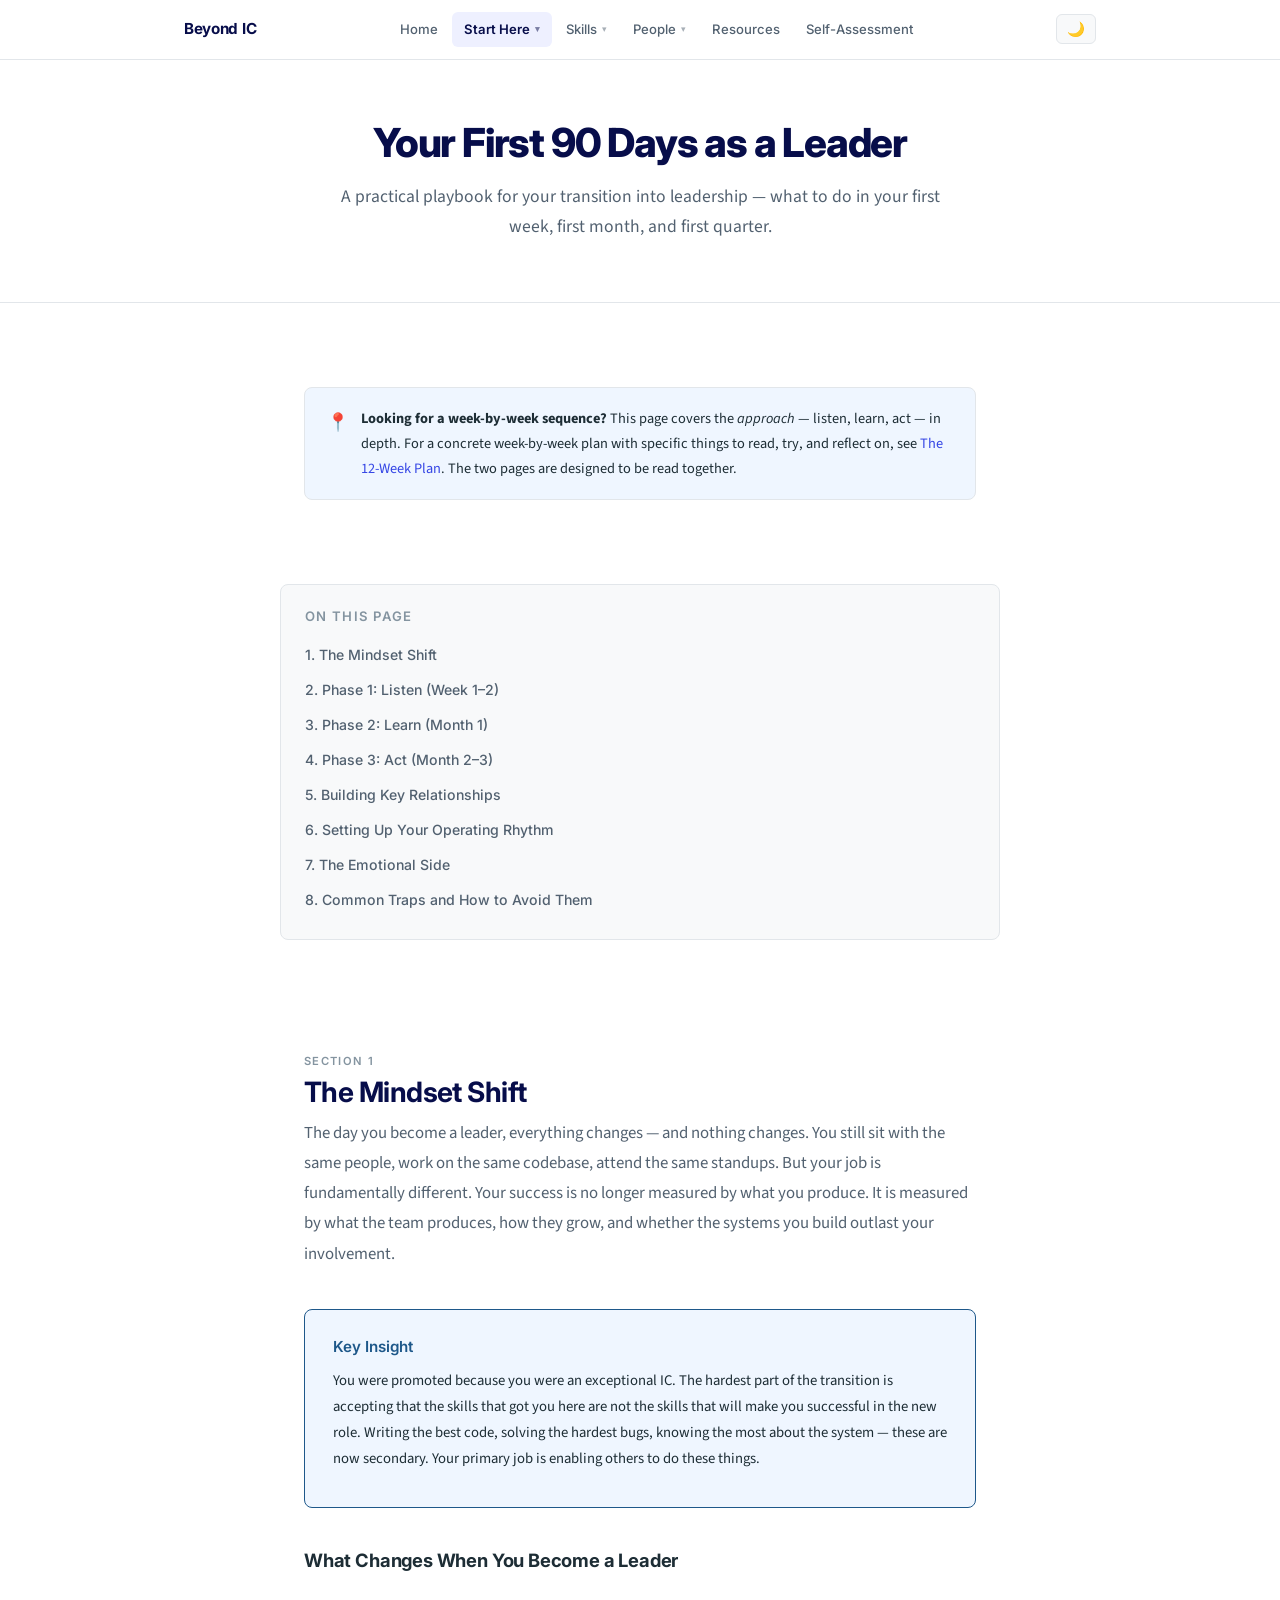
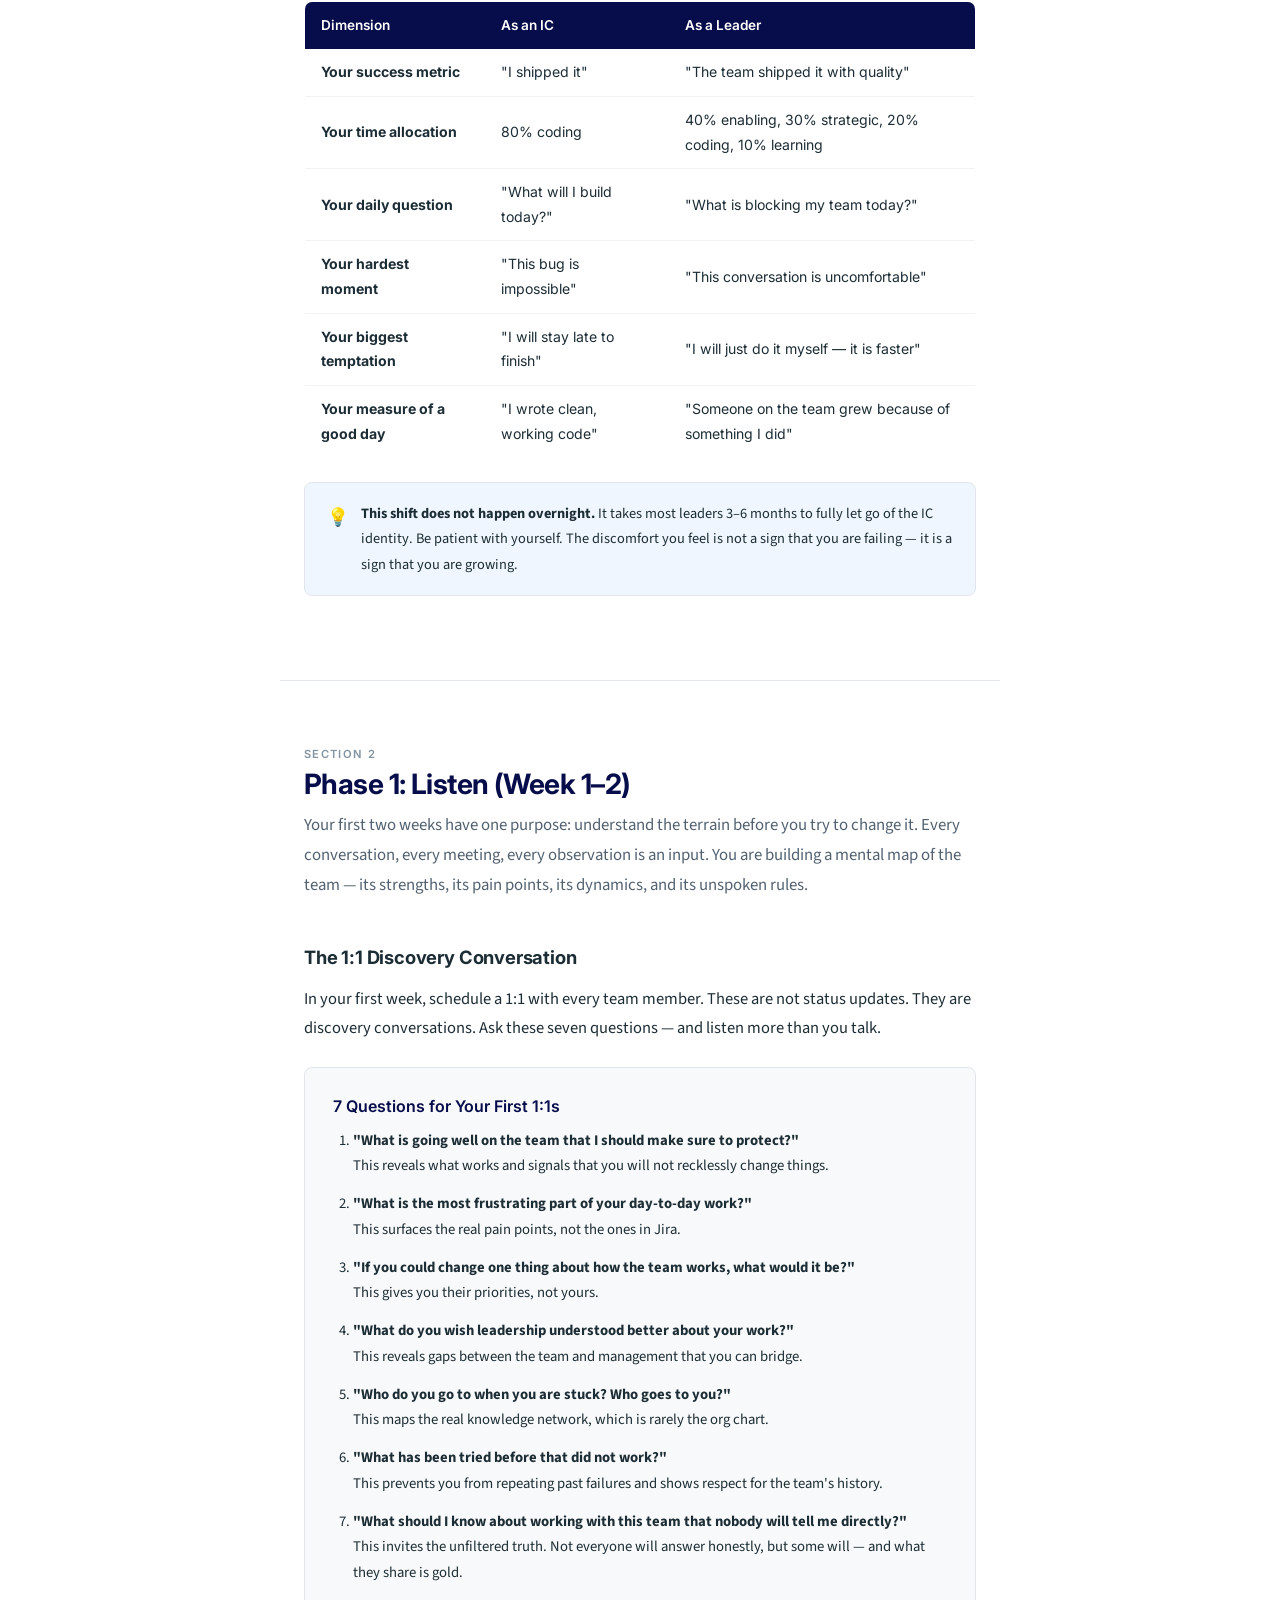
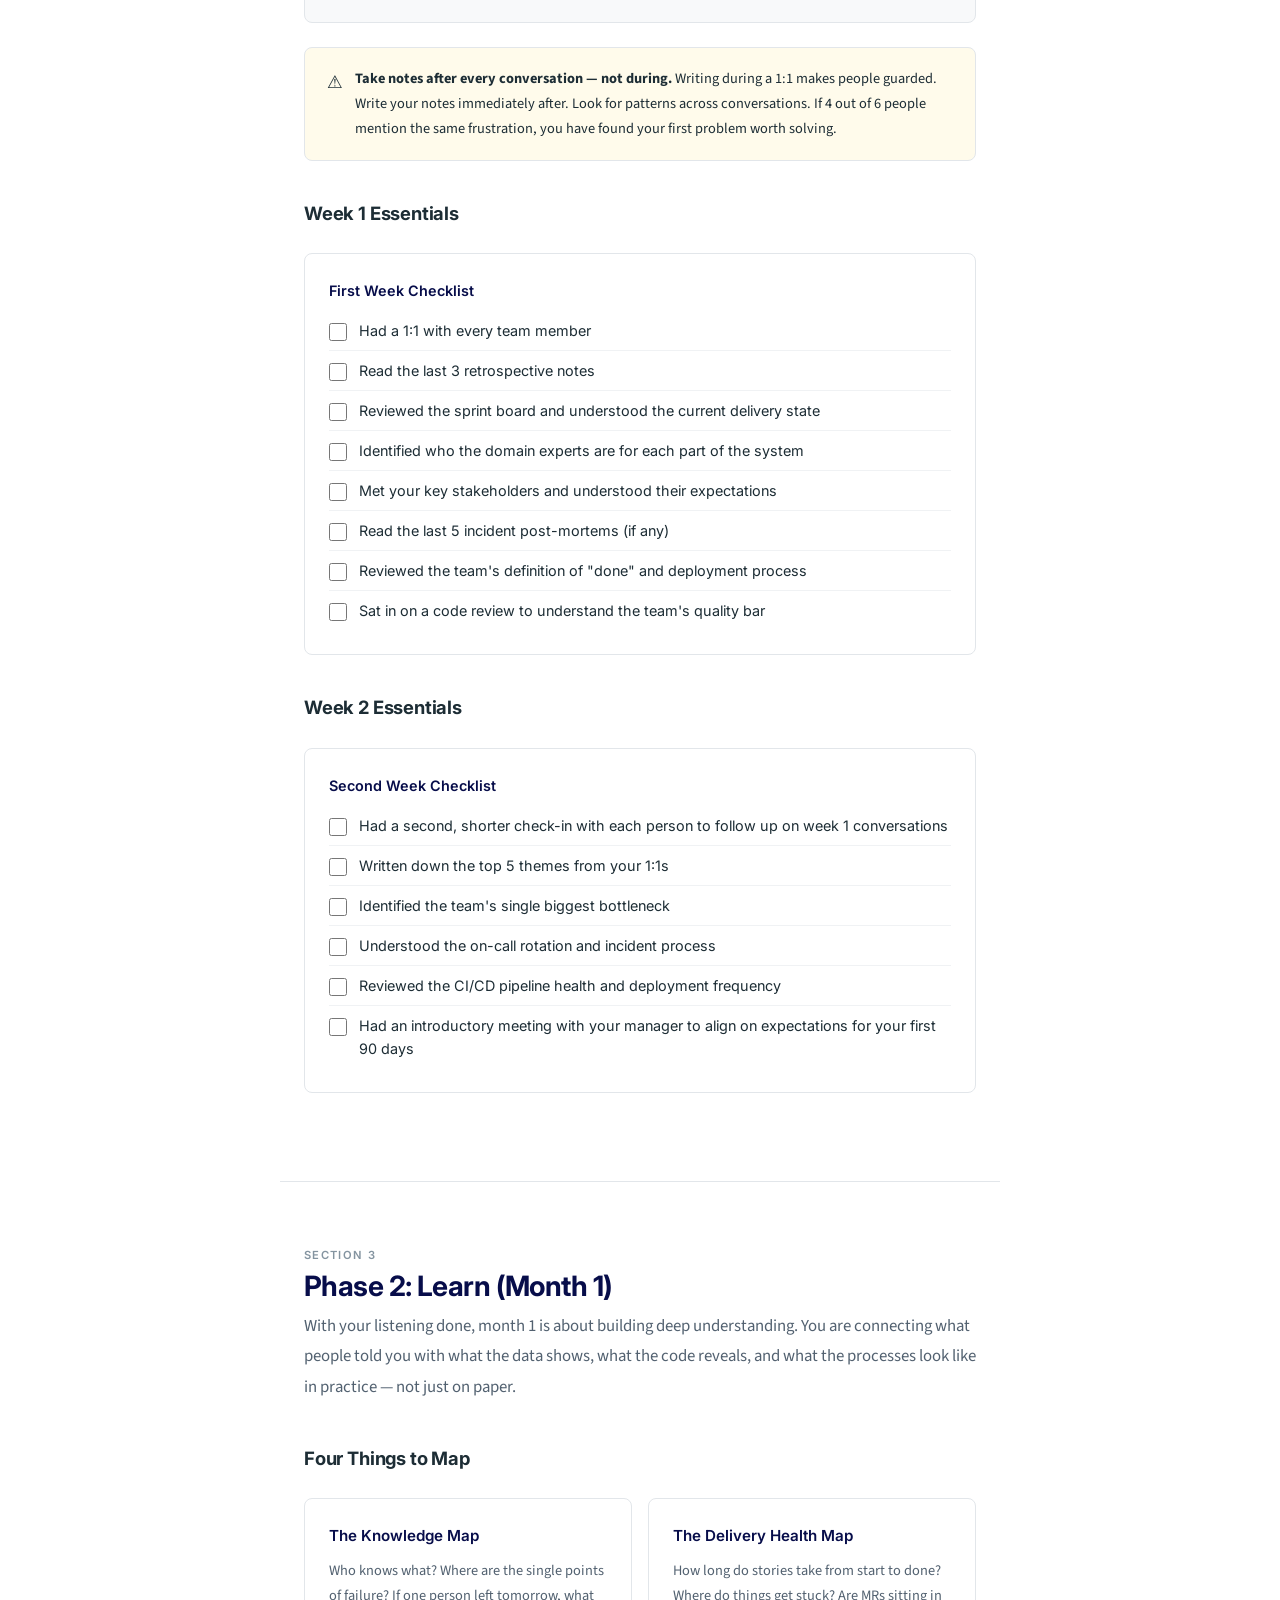
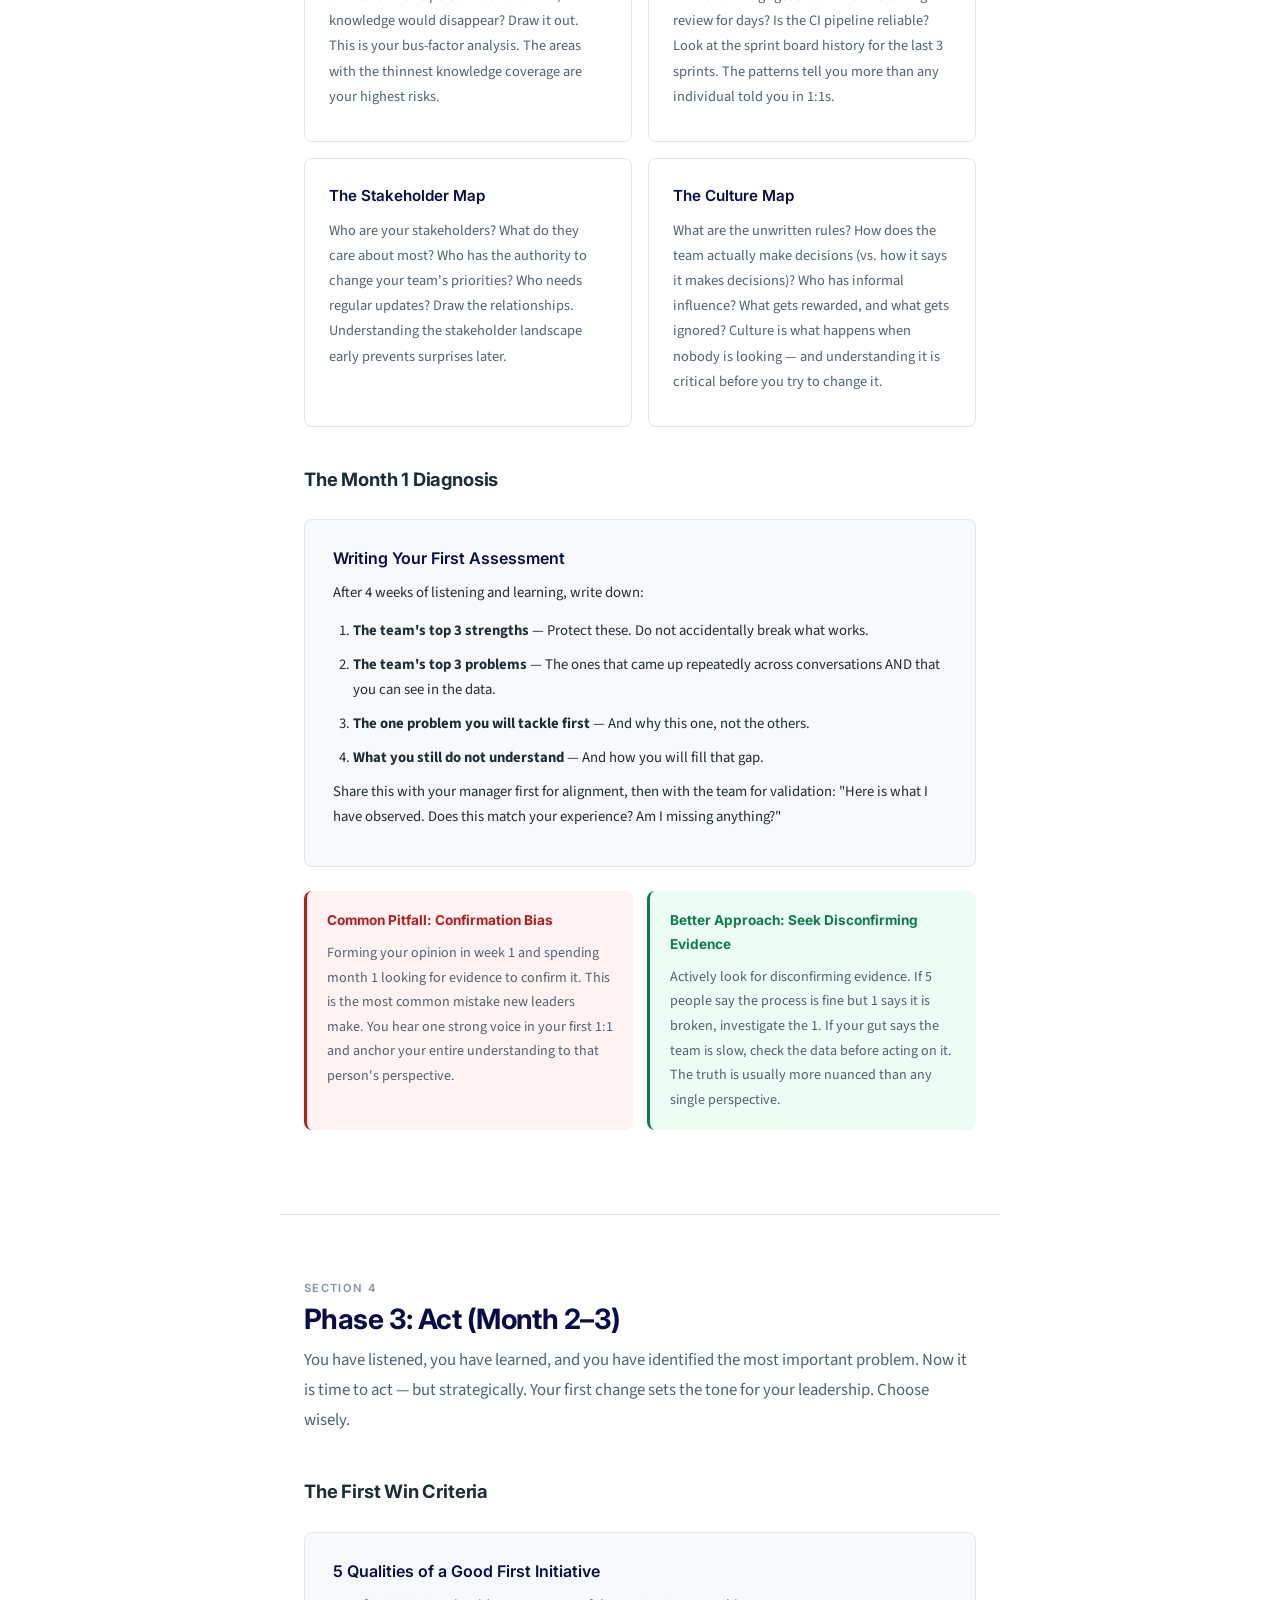
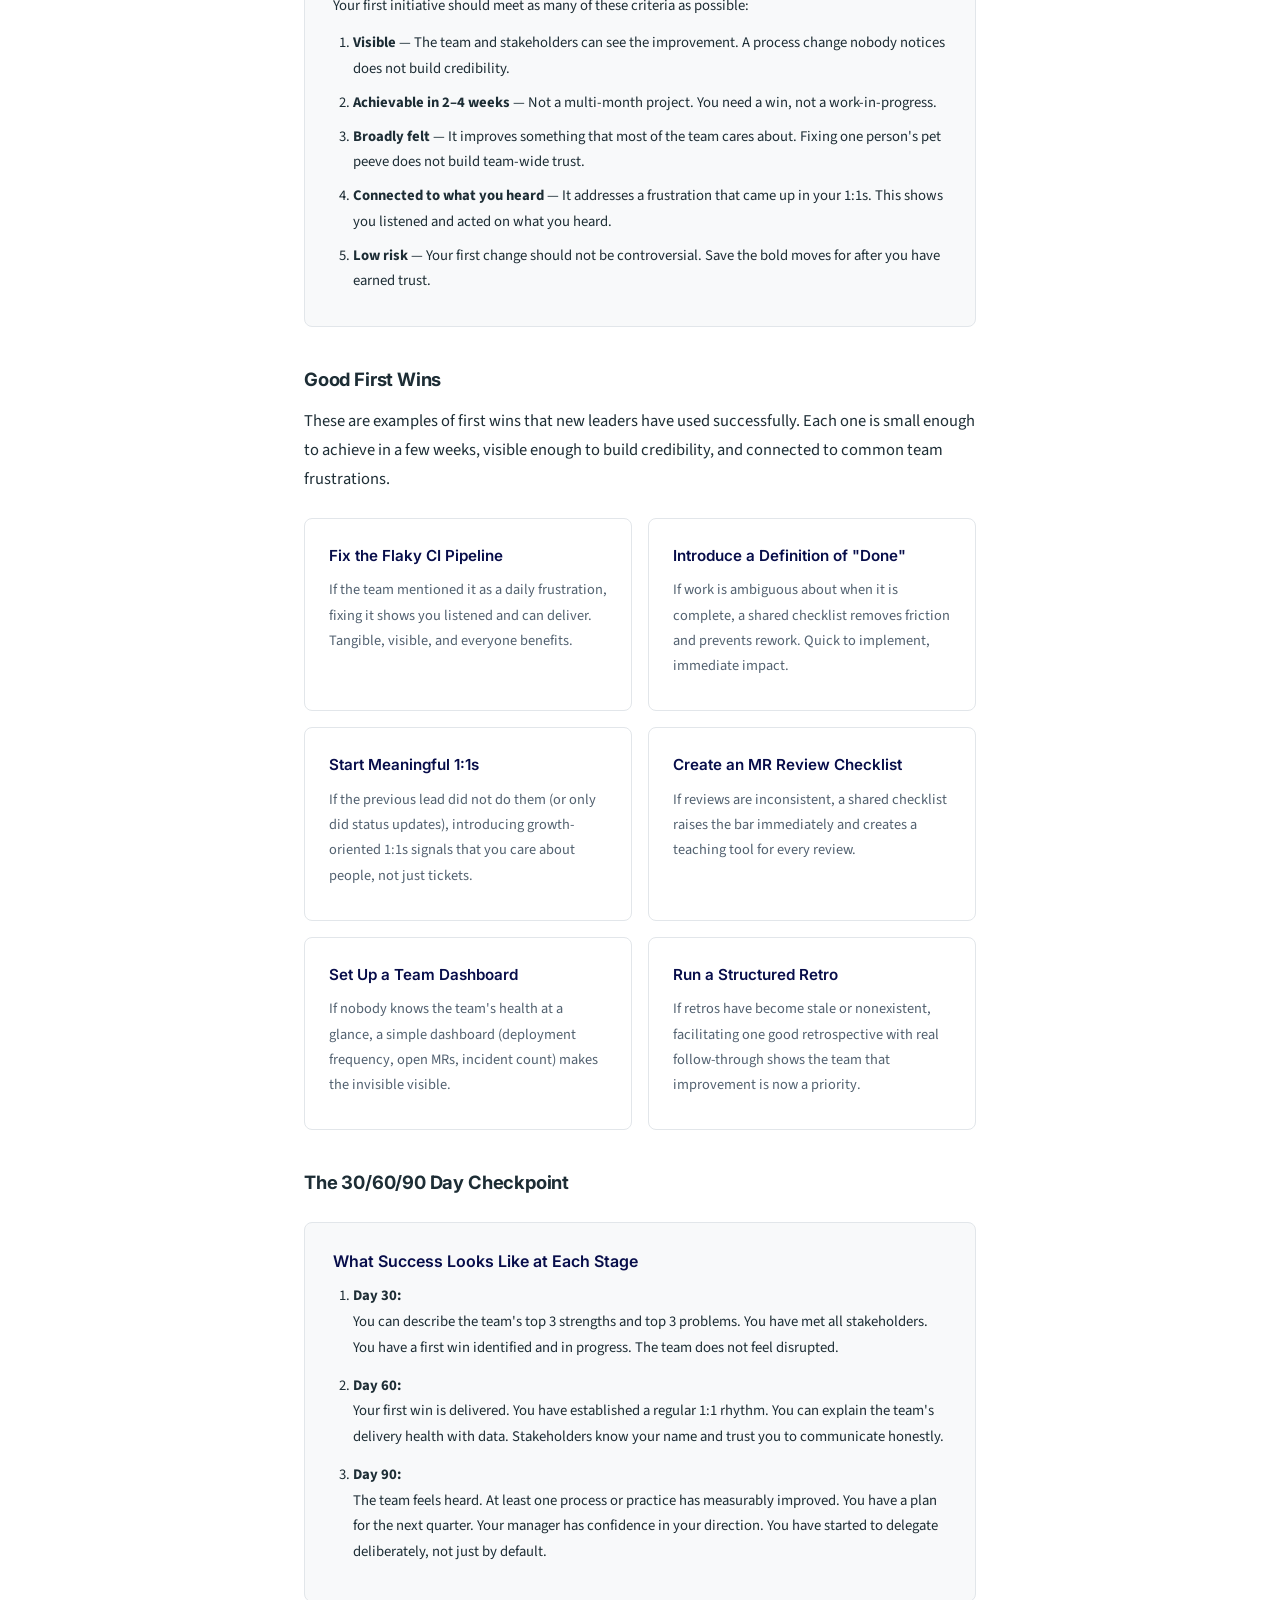
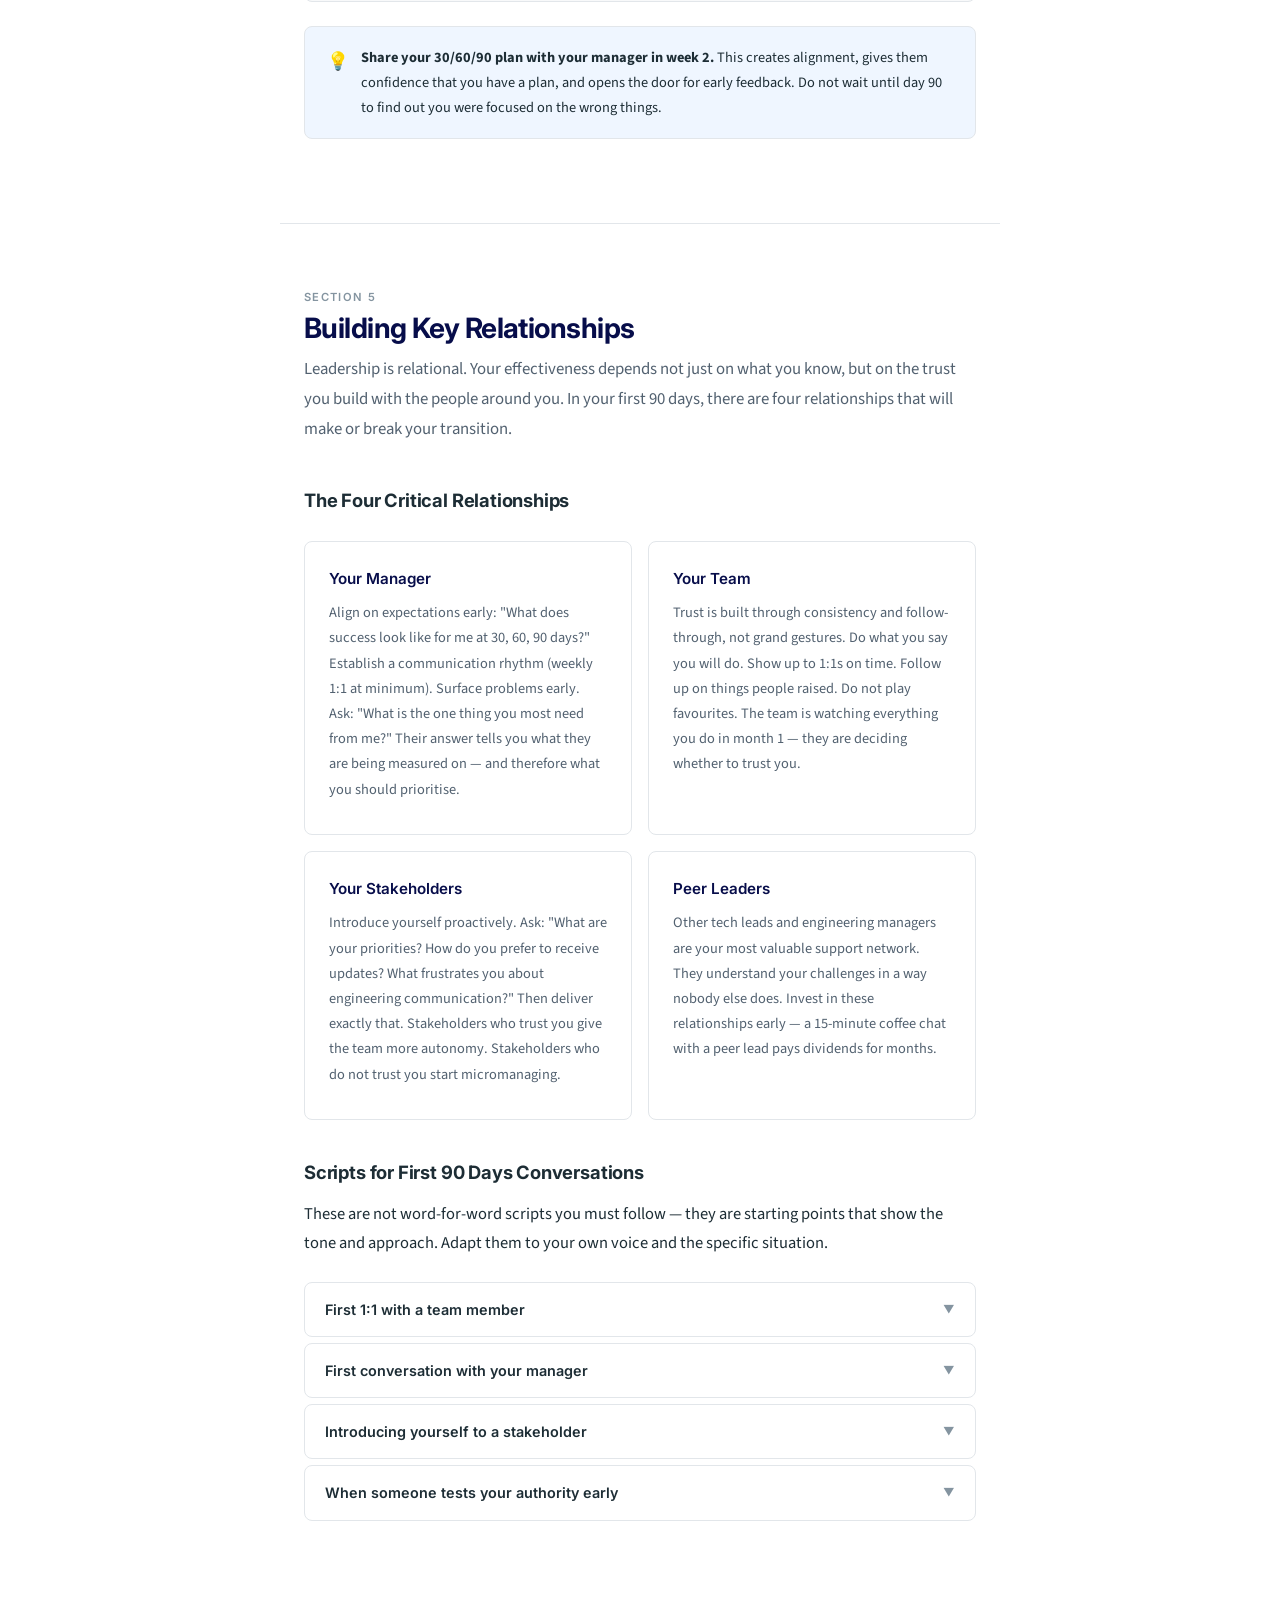
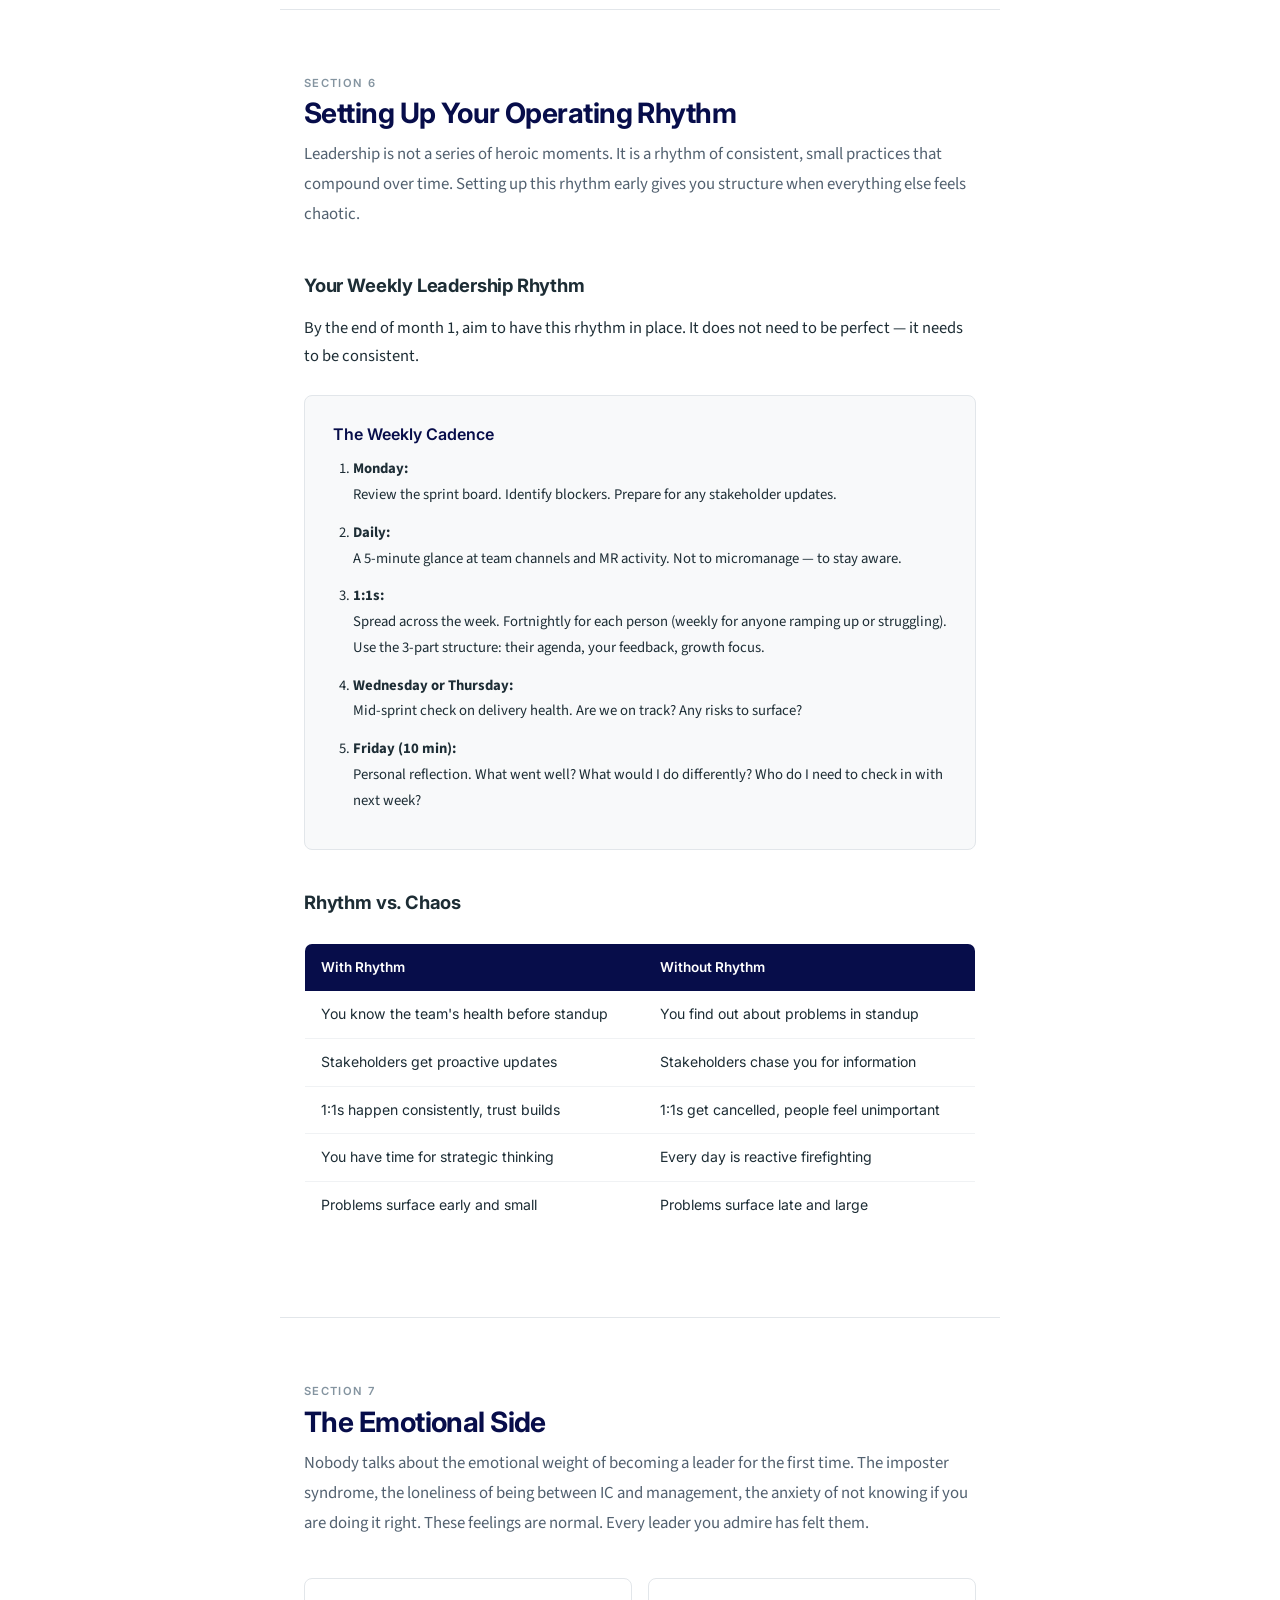
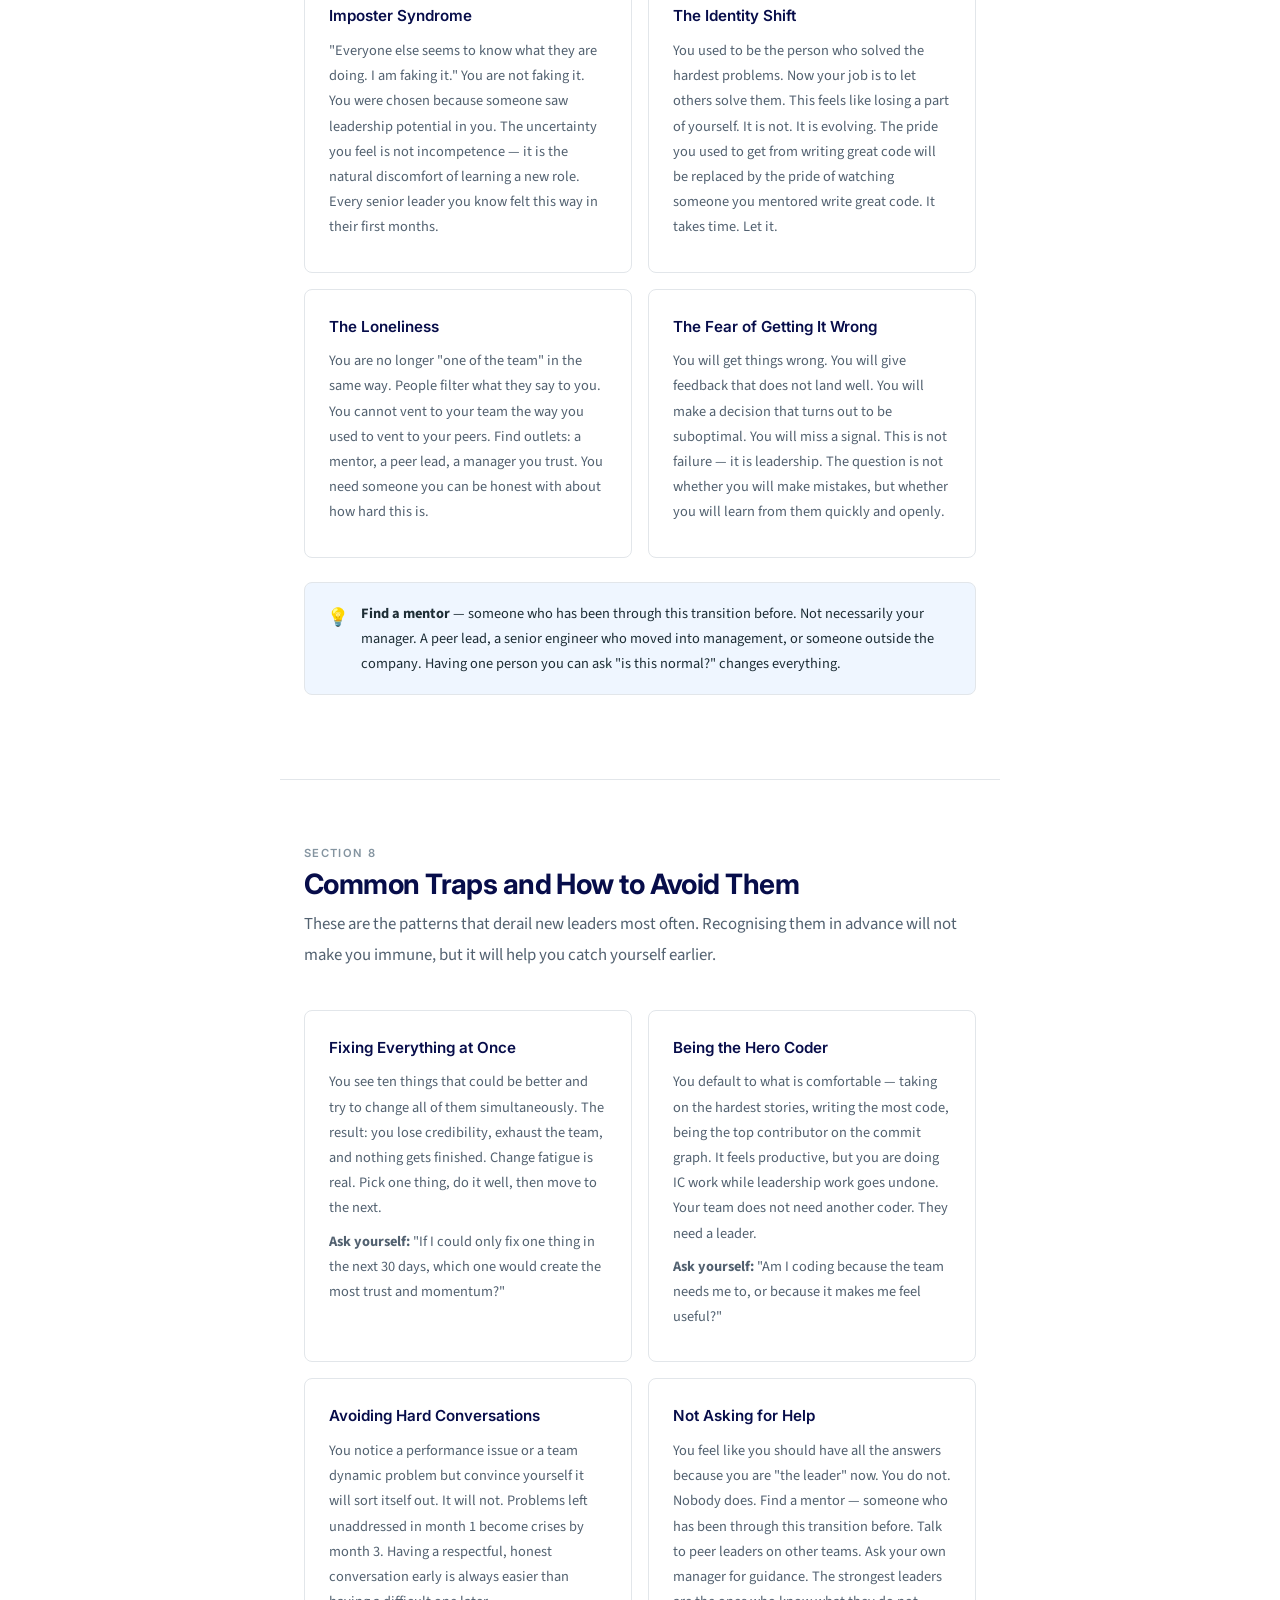
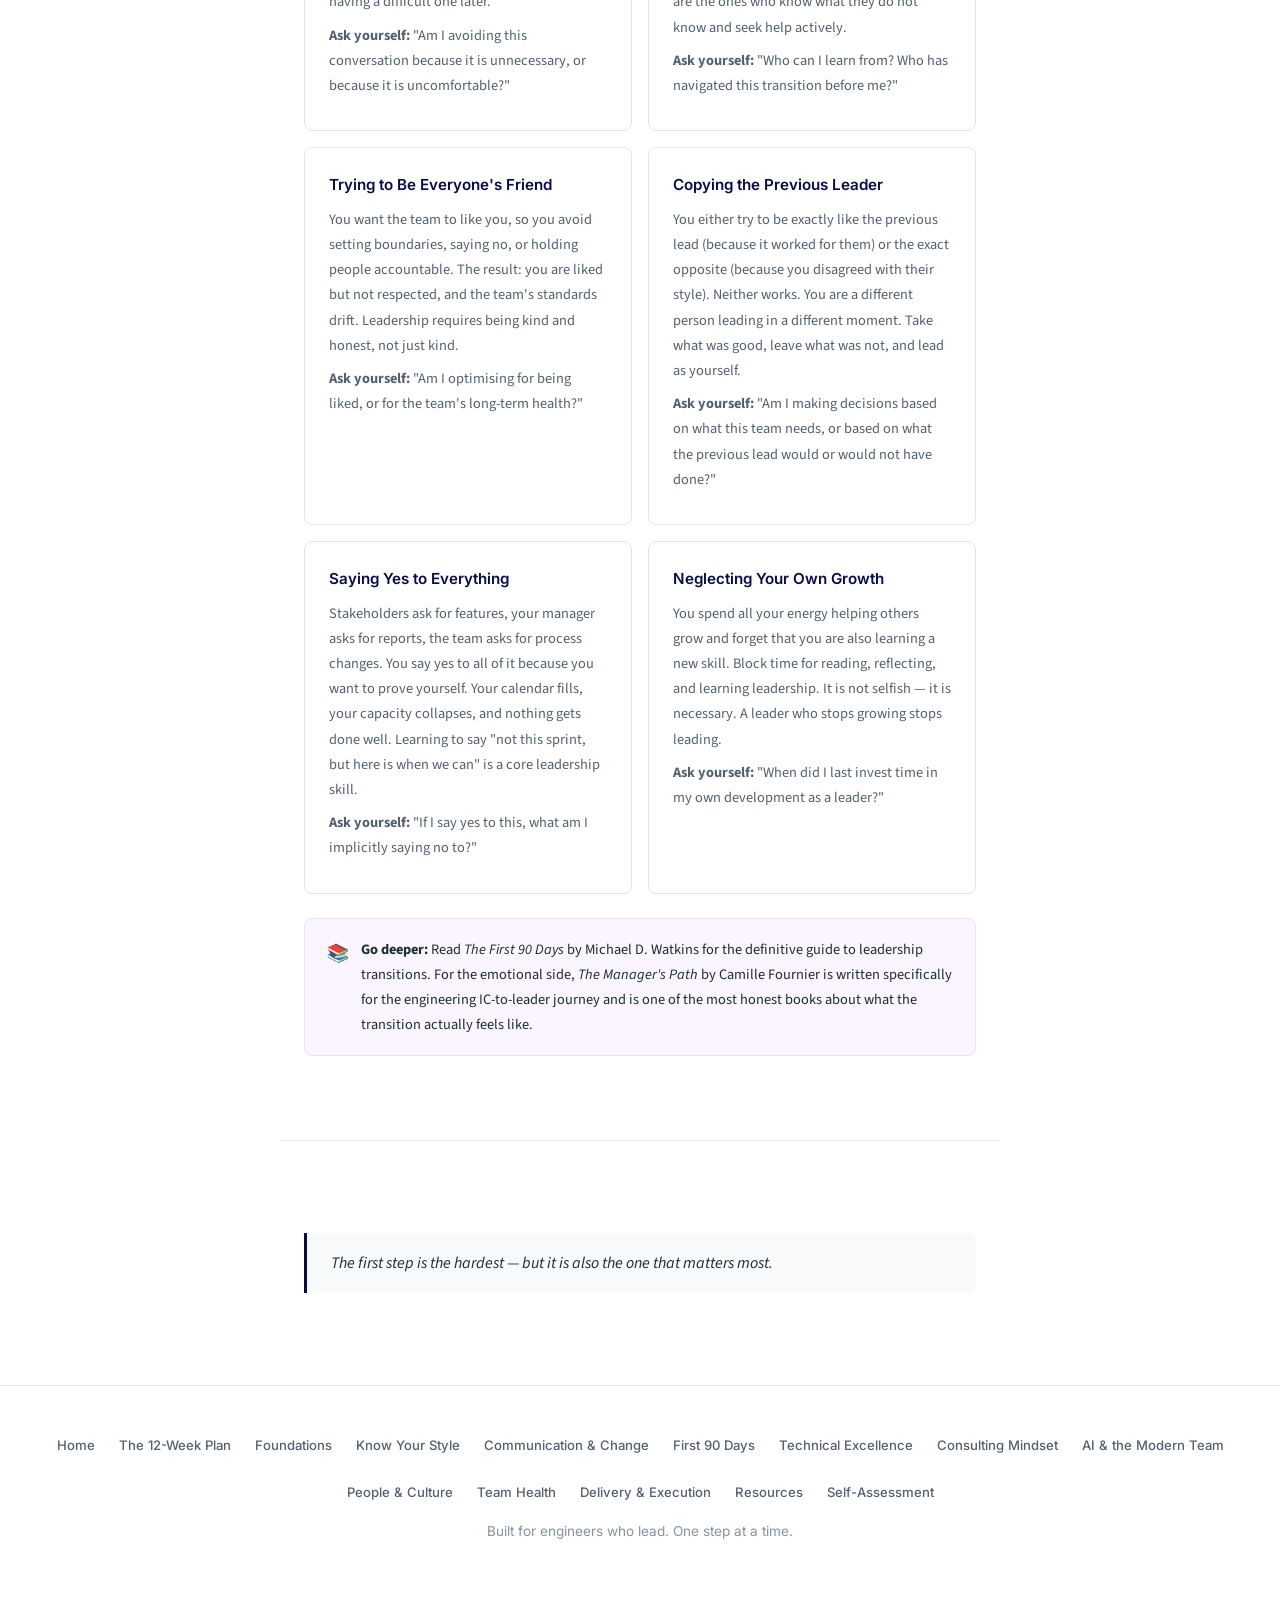
<file: first-90-days.html>
<!DOCTYPE html>
<html lang="en" data-theme="light">
<head>
  <meta charset="UTF-8">
  <meta name="viewport" content="width=device-width, initial-scale=1.0">
  <title>Your First 90 Days as a Leader &mdash; Beyond IC</title>
  <link rel="preconnect" href="https://fonts.googleapis.com">
  <link rel="preconnect" href="https://fonts.gstatic.com" crossorigin>
  <link href="https://fonts.googleapis.com/css2?family=Inter:wght@400;500;600;700;800&family=Source+Sans+3:wght@400;500;600;700&display=swap" rel="stylesheet">
  <link rel="stylesheet" href="css/styles.css">
</head>
<body data-current-page="first-90-days.html">

  <!-- ─── NAV ─── -->
  <nav id="navbar">
    <div class="nav-inner">
      <a href="index.html" class="nav-brand">Beyond IC</a>
      <div class="nav-links" id="navLinks">
        <a href="index.html">Home</a>
        <div class="nav-dropdown">
          <button class="nav-dropdown-toggle">Start Here</button>
          <div class="nav-dropdown-menu">
            <a href="12-week-plan.html">The 12-Week Plan</a>
            <a href="foundations.html">Foundations</a>
            <a href="leadership-styles.html">Know Your Style</a>
            <a href="first-90-days.html">First 90 Days</a>
          </div>
        </div>
        <div class="nav-dropdown">
          <button class="nav-dropdown-toggle">Skills</button>
          <div class="nav-dropdown-menu">
            <a href="communication-change.html">Communication &amp; Change</a>
            <a href="technical-excellence.html">Technical Excellence</a>
            <a href="delivery-execution.html">Delivery &amp; Execution</a>
            <a href="consulting-mindset.html">Consulting Mindset</a>
            <a href="ai-modern-team.html">AI &amp; the Modern Team</a>
          </div>
        </div>
        <div class="nav-dropdown">
          <button class="nav-dropdown-toggle">People</button>
          <div class="nav-dropdown-menu">
            <a href="people-culture.html">People &amp; Culture</a>
            <a href="team-health.html">Team Health</a>
          </div>
        </div>
        <a href="resources.html">Resources</a>
        <a href="self-assessment.html">Self-Assessment</a>
      </div>
      <div class="nav-right">
        <button class="theme-toggle" id="themeBtn" onclick="toggleTheme()" aria-label="Toggle dark mode">&#127769;</button>
        <button class="hamburger" onclick="toggleMenu()" aria-label="Open menu">&#9776;</button>
      </div>
    </div>
  </nav>

  <!-- ─── PAGE HEADER ─── -->
  <div class="page-header">
    <h1>Your First 90 Days as a Leader</h1>
    <p class="subtitle">A practical playbook for your transition into leadership &mdash; what to do in your first week, first month, and first quarter.</p>
  </div>

  <!-- ─── 12-WEEK PLAN POINTER ─── -->
  <section class="fade-in">
    <div class="tip info-tip">
      <span class="tip-icon">&#128205;</span>
      <p><strong>Looking for a week-by-week sequence?</strong> This page covers the <em>approach</em> &mdash; listen, learn, act &mdash; in depth. For a concrete week-by-week plan with specific things to read, try, and reflect on, see <a href="12-week-plan.html">The 12-Week Plan</a>. The two pages are designed to be read together.</p>
    </div>
  </section>

  <!-- ─── IN-PAGE TABLE OF CONTENTS ─── -->
  <div class="page-toc">
    <h4>On This Page</h4>
    <ul>
      <li><a href="#mindset-shift">1. The Mindset Shift</a></li>
      <li><a href="#listen-phase">2. Phase 1: Listen (Week 1&ndash;2)</a></li>
      <li><a href="#learn-phase">3. Phase 2: Learn (Month 1)</a></li>
      <li><a href="#act-phase">4. Phase 3: Act (Month 2&ndash;3)</a></li>
      <li><a href="#relationships">5. Building Key Relationships</a></li>
      <li><a href="#operating-rhythm">6. Setting Up Your Operating Rhythm</a></li>
      <li><a href="#emotional-side">7. The Emotional Side</a></li>
      <li><a href="#common-traps">8. Common Traps and How to Avoid Them</a></li>
    </ul>
  </div>

  <!-- ═══════════════════════════════════════════════════════════
       SECTION 1: THE MINDSET SHIFT
       ═══════════════════════════════════════════════════════════ -->
  <section id="mindset-shift" class="fade-in">
    <span class="section-num">Section 1</span>
    <h2>The Mindset Shift</h2>
    <p class="section-intro">The day you become a leader, everything changes &mdash; and nothing changes. You still sit with the same people, work on the same codebase, attend the same standups. But your job is fundamentally different. Your success is no longer measured by what you produce. It is measured by what the team produces, how they grow, and whether the systems you build outlast your involvement.</p>

    <div class="key-insight">
      <h4>Key Insight</h4>
      <p>You were promoted because you were an exceptional IC. The hardest part of the transition is accepting that the skills that got you here are not the skills that will make you successful in the new role. Writing the best code, solving the hardest bugs, knowing the most about the system &mdash; these are now secondary. Your primary job is enabling others to do these things.</p>
    </div>

    <h3>What Changes When You Become a Leader</h3>
    <table class="comparison">
      <thead>
        <tr>
          <th>Dimension</th>
          <th>As an IC</th>
          <th>As a Leader</th>
        </tr>
      </thead>
      <tbody>
        <tr>
          <td><strong>Your success metric</strong></td>
          <td>"I shipped it"</td>
          <td>"The team shipped it with quality"</td>
        </tr>
        <tr>
          <td><strong>Your time allocation</strong></td>
          <td>80% coding</td>
          <td>40% enabling, 30% strategic, 20% coding, 10% learning</td>
        </tr>
        <tr>
          <td><strong>Your daily question</strong></td>
          <td>"What will I build today?"</td>
          <td>"What is blocking my team today?"</td>
        </tr>
        <tr>
          <td><strong>Your hardest moment</strong></td>
          <td>"This bug is impossible"</td>
          <td>"This conversation is uncomfortable"</td>
        </tr>
        <tr>
          <td><strong>Your biggest temptation</strong></td>
          <td>"I will stay late to finish"</td>
          <td>"I will just do it myself &mdash; it is faster"</td>
        </tr>
        <tr>
          <td><strong>Your measure of a good day</strong></td>
          <td>"I wrote clean, working code"</td>
          <td>"Someone on the team grew because of something I did"</td>
        </tr>
      </tbody>
    </table>

    <div class="tip info-tip">
      <span class="tip-icon">&#128161;</span>
      <p><strong>This shift does not happen overnight.</strong> It takes most leaders 3&ndash;6 months to fully let go of the IC identity. Be patient with yourself. The discomfort you feel is not a sign that you are failing &mdash; it is a sign that you are growing.</p>
    </div>
  </section>

  <div class="section-divider"></div>

  <!-- ═══════════════════════════════════════════════════════════
       SECTION 2: PHASE 1 — LISTEN (WEEK 1-2)
       ═══════════════════════════════════════════════════════════ -->
  <section id="listen-phase" class="fade-in">
    <span class="section-num">Section 2</span>
    <h2>Phase 1: Listen (Week 1&ndash;2)</h2>
    <p class="section-intro">Your first two weeks have one purpose: understand the terrain before you try to change it. Every conversation, every meeting, every observation is an input. You are building a mental map of the team &mdash; its strengths, its pain points, its dynamics, and its unspoken rules.</p>

    <h3>The 1:1 Discovery Conversation</h3>
    <p>In your first week, schedule a 1:1 with every team member. These are not status updates. They are discovery conversations. Ask these seven questions &mdash; and listen more than you talk.</p>

    <div class="framework">
      <h4>7 Questions for Your First 1:1s</h4>
      <ol>
        <li>
          <strong>"What is going well on the team that I should make sure to protect?"</strong>
          <p>This reveals what works and signals that you will not recklessly change things.</p>
        </li>
        <li>
          <strong>"What is the most frustrating part of your day-to-day work?"</strong>
          <p>This surfaces the real pain points, not the ones in Jira.</p>
        </li>
        <li>
          <strong>"If you could change one thing about how the team works, what would it be?"</strong>
          <p>This gives you their priorities, not yours.</p>
        </li>
        <li>
          <strong>"What do you wish leadership understood better about your work?"</strong>
          <p>This reveals gaps between the team and management that you can bridge.</p>
        </li>
        <li>
          <strong>"Who do you go to when you are stuck? Who goes to you?"</strong>
          <p>This maps the real knowledge network, which is rarely the org chart.</p>
        </li>
        <li>
          <strong>"What has been tried before that did not work?"</strong>
          <p>This prevents you from repeating past failures and shows respect for the team's history.</p>
        </li>
        <li>
          <strong>"What should I know about working with this team that nobody will tell me directly?"</strong>
          <p>This invites the unfiltered truth. Not everyone will answer honestly, but some will &mdash; and what they share is gold.</p>
        </li>
      </ol>
    </div>

    <div class="tip warning-tip">
      <span class="tip-icon">&#9888;</span>
      <p><strong>Take notes after every conversation &mdash; not during.</strong> Writing during a 1:1 makes people guarded. Write your notes immediately after. Look for patterns across conversations. If 4 out of 6 people mention the same frustration, you have found your first problem worth solving.</p>
    </div>

    <h3>Week 1 Essentials</h3>
    <div class="checklist">
      <h4>First Week Checklist</h4>
      <div class="checklist-item">
        <input type="checkbox" id="first90-wk1-1on1">
        <label for="first90-wk1-1on1">Had a 1:1 with every team member</label>
      </div>
      <div class="checklist-item">
        <input type="checkbox" id="first90-wk1-retros">
        <label for="first90-wk1-retros">Read the last 3 retrospective notes</label>
      </div>
      <div class="checklist-item">
        <input type="checkbox" id="first90-wk1-board">
        <label for="first90-wk1-board">Reviewed the sprint board and understood the current delivery state</label>
      </div>
      <div class="checklist-item">
        <input type="checkbox" id="first90-wk1-experts">
        <label for="first90-wk1-experts">Identified who the domain experts are for each part of the system</label>
      </div>
      <div class="checklist-item">
        <input type="checkbox" id="first90-wk1-stakeholders">
        <label for="first90-wk1-stakeholders">Met your key stakeholders and understood their expectations</label>
      </div>
      <div class="checklist-item">
        <input type="checkbox" id="first90-wk1-incidents">
        <label for="first90-wk1-incidents">Read the last 5 incident post-mortems (if any)</label>
      </div>
      <div class="checklist-item">
        <input type="checkbox" id="first90-wk1-dod">
        <label for="first90-wk1-dod">Reviewed the team's definition of "done" and deployment process</label>
      </div>
      <div class="checklist-item">
        <input type="checkbox" id="first90-wk1-codereview">
        <label for="first90-wk1-codereview">Sat in on a code review to understand the team's quality bar</label>
      </div>
    </div>

    <h3>Week 2 Essentials</h3>
    <div class="checklist">
      <h4>Second Week Checklist</h4>
      <div class="checklist-item">
        <input type="checkbox" id="first90-wk2-followup">
        <label for="first90-wk2-followup">Had a second, shorter check-in with each person to follow up on week 1 conversations</label>
      </div>
      <div class="checklist-item">
        <input type="checkbox" id="first90-wk2-themes">
        <label for="first90-wk2-themes">Written down the top 5 themes from your 1:1s</label>
      </div>
      <div class="checklist-item">
        <input type="checkbox" id="first90-wk2-bottleneck">
        <label for="first90-wk2-bottleneck">Identified the team's single biggest bottleneck</label>
      </div>
      <div class="checklist-item">
        <input type="checkbox" id="first90-wk2-oncall">
        <label for="first90-wk2-oncall">Understood the on-call rotation and incident process</label>
      </div>
      <div class="checklist-item">
        <input type="checkbox" id="first90-wk2-cicd">
        <label for="first90-wk2-cicd">Reviewed the CI/CD pipeline health and deployment frequency</label>
      </div>
      <div class="checklist-item">
        <input type="checkbox" id="first90-wk2-manager">
        <label for="first90-wk2-manager">Had an introductory meeting with your manager to align on expectations for your first 90 days</label>
      </div>
    </div>
  </section>

  <div class="section-divider"></div>

  <!-- ═══════════════════════════════════════════════════════════
       SECTION 3: PHASE 2 — LEARN (MONTH 1)
       ═══════════════════════════════════════════════════════════ -->
  <section id="learn-phase" class="fade-in">
    <span class="section-num">Section 3</span>
    <h2>Phase 2: Learn (Month 1)</h2>
    <p class="section-intro">With your listening done, month 1 is about building deep understanding. You are connecting what people told you with what the data shows, what the code reveals, and what the processes look like in practice &mdash; not just on paper.</p>

    <h3>Four Things to Map</h3>
    <div class="card-grid two-col">
      <div class="card">
        <h4>The Knowledge Map</h4>
        <p>Who knows what? Where are the single points of failure? If one person left tomorrow, what knowledge would disappear? Draw it out. This is your bus-factor analysis. The areas with the thinnest knowledge coverage are your highest risks.</p>
      </div>
      <div class="card">
        <h4>The Delivery Health Map</h4>
        <p>How long do stories take from start to done? Where do things get stuck? Are MRs sitting in review for days? Is the CI pipeline reliable? Look at the sprint board history for the last 3 sprints. The patterns tell you more than any individual told you in 1:1s.</p>
      </div>
      <div class="card">
        <h4>The Stakeholder Map</h4>
        <p>Who are your stakeholders? What do they care about most? Who has the authority to change your team's priorities? Who needs regular updates? Draw the relationships. Understanding the stakeholder landscape early prevents surprises later.</p>
      </div>
      <div class="card">
        <h4>The Culture Map</h4>
        <p>What are the unwritten rules? How does the team actually make decisions (vs. how it says it makes decisions)? Who has informal influence? What gets rewarded, and what gets ignored? Culture is what happens when nobody is looking &mdash; and understanding it is critical before you try to change it.</p>
      </div>
    </div>

    <h3>The Month 1 Diagnosis</h3>
    <div class="framework">
      <h4>Writing Your First Assessment</h4>
      <p>After 4 weeks of listening and learning, write down:</p>
      <ol>
        <li><strong>The team's top 3 strengths</strong> &mdash; Protect these. Do not accidentally break what works.</li>
        <li><strong>The team's top 3 problems</strong> &mdash; The ones that came up repeatedly across conversations AND that you can see in the data.</li>
        <li><strong>The one problem you will tackle first</strong> &mdash; And why this one, not the others.</li>
        <li><strong>What you still do not understand</strong> &mdash; And how you will fill that gap.</li>
      </ol>
      <p>Share this with your manager first for alignment, then with the team for validation: "Here is what I have observed. Does this match your experience? Am I missing anything?"</p>
    </div>

    <div class="pattern-grid">
      <div class="pitfall">
        <h5>Common Pitfall: Confirmation Bias</h5>
        <p>Forming your opinion in week 1 and spending month 1 looking for evidence to confirm it. This is the most common mistake new leaders make. You hear one strong voice in your first 1:1 and anchor your entire understanding to that person's perspective.</p>
      </div>
      <div class="better">
        <h5>Better Approach: Seek Disconfirming Evidence</h5>
        <p>Actively look for disconfirming evidence. If 5 people say the process is fine but 1 says it is broken, investigate the 1. If your gut says the team is slow, check the data before acting on it. The truth is usually more nuanced than any single perspective.</p>
      </div>
    </div>
  </section>

  <div class="section-divider"></div>

  <!-- ═══════════════════════════════════════════════════════════
       SECTION 4: PHASE 3 — ACT (MONTH 2-3)
       ═══════════════════════════════════════════════════════════ -->
  <section id="act-phase" class="fade-in">
    <span class="section-num">Section 4</span>
    <h2>Phase 3: Act (Month 2&ndash;3)</h2>
    <p class="section-intro">You have listened, you have learned, and you have identified the most important problem. Now it is time to act &mdash; but strategically. Your first change sets the tone for your leadership. Choose wisely.</p>

    <h3>The First Win Criteria</h3>
    <div class="framework">
      <h4>5 Qualities of a Good First Initiative</h4>
      <p>Your first initiative should meet as many of these criteria as possible:</p>
      <ol>
        <li><strong>Visible</strong> &mdash; The team and stakeholders can see the improvement. A process change nobody notices does not build credibility.</li>
        <li><strong>Achievable in 2&ndash;4 weeks</strong> &mdash; Not a multi-month project. You need a win, not a work-in-progress.</li>
        <li><strong>Broadly felt</strong> &mdash; It improves something that most of the team cares about. Fixing one person's pet peeve does not build team-wide trust.</li>
        <li><strong>Connected to what you heard</strong> &mdash; It addresses a frustration that came up in your 1:1s. This shows you listened and acted on what you heard.</li>
        <li><strong>Low risk</strong> &mdash; Your first change should not be controversial. Save the bold moves for after you have earned trust.</li>
      </ol>
    </div>

    <h3>Good First Wins</h3>
    <p>These are examples of first wins that new leaders have used successfully. Each one is small enough to achieve in a few weeks, visible enough to build credibility, and connected to common team frustrations.</p>

    <div class="card-grid three-col">
      <div class="card">
        <h4>Fix the Flaky CI Pipeline</h4>
        <p>If the team mentioned it as a daily frustration, fixing it shows you listened and can deliver. Tangible, visible, and everyone benefits.</p>
      </div>
      <div class="card">
        <h4>Introduce a Definition of "Done"</h4>
        <p>If work is ambiguous about when it is complete, a shared checklist removes friction and prevents rework. Quick to implement, immediate impact.</p>
      </div>
      <div class="card">
        <h4>Start Meaningful 1:1s</h4>
        <p>If the previous lead did not do them (or only did status updates), introducing growth-oriented 1:1s signals that you care about people, not just tickets.</p>
      </div>
      <div class="card">
        <h4>Create an MR Review Checklist</h4>
        <p>If reviews are inconsistent, a shared checklist raises the bar immediately and creates a teaching tool for every review.</p>
      </div>
      <div class="card">
        <h4>Set Up a Team Dashboard</h4>
        <p>If nobody knows the team's health at a glance, a simple dashboard (deployment frequency, open MRs, incident count) makes the invisible visible.</p>
      </div>
      <div class="card">
        <h4>Run a Structured Retro</h4>
        <p>If retros have become stale or nonexistent, facilitating one good retrospective with real follow-through shows the team that improvement is now a priority.</p>
      </div>
    </div>

    <h3>The 30/60/90 Day Checkpoint</h3>
    <div class="framework">
      <h4>What Success Looks Like at Each Stage</h4>
      <ol>
        <li>
          <strong>Day 30:</strong>
          <p>You can describe the team's top 3 strengths and top 3 problems. You have met all stakeholders. You have a first win identified and in progress. The team does not feel disrupted.</p>
        </li>
        <li>
          <strong>Day 60:</strong>
          <p>Your first win is delivered. You have established a regular 1:1 rhythm. You can explain the team's delivery health with data. Stakeholders know your name and trust you to communicate honestly.</p>
        </li>
        <li>
          <strong>Day 90:</strong>
          <p>The team feels heard. At least one process or practice has measurably improved. You have a plan for the next quarter. Your manager has confidence in your direction. You have started to delegate deliberately, not just by default.</p>
        </li>
      </ol>
    </div>

    <div class="tip info-tip">
      <span class="tip-icon">&#128161;</span>
      <p><strong>Share your 30/60/90 plan with your manager in week 2.</strong> This creates alignment, gives them confidence that you have a plan, and opens the door for early feedback. Do not wait until day 90 to find out you were focused on the wrong things.</p>
    </div>
  </section>

  <div class="section-divider"></div>

  <!-- ═══════════════════════════════════════════════════════════
       SECTION 5: BUILDING KEY RELATIONSHIPS
       ═══════════════════════════════════════════════════════════ -->
  <section id="relationships" class="fade-in">
    <span class="section-num">Section 5</span>
    <h2>Building Key Relationships</h2>
    <p class="section-intro">Leadership is relational. Your effectiveness depends not just on what you know, but on the trust you build with the people around you. In your first 90 days, there are four relationships that will make or break your transition.</p>

    <h3>The Four Critical Relationships</h3>
    <div class="card-grid two-col">
      <div class="card">
        <h4>Your Manager</h4>
        <p>Align on expectations early: "What does success look like for me at 30, 60, 90 days?" Establish a communication rhythm (weekly 1:1 at minimum). Surface problems early. Ask: "What is the one thing you most need from me?" Their answer tells you what they are being measured on &mdash; and therefore what you should prioritise.</p>
      </div>
      <div class="card">
        <h4>Your Team</h4>
        <p>Trust is built through consistency and follow-through, not grand gestures. Do what you say you will do. Show up to 1:1s on time. Follow up on things people raised. Do not play favourites. The team is watching everything you do in month 1 &mdash; they are deciding whether to trust you.</p>
      </div>
      <div class="card">
        <h4>Your Stakeholders</h4>
        <p>Introduce yourself proactively. Ask: "What are your priorities? How do you prefer to receive updates? What frustrates you about engineering communication?" Then deliver exactly that. Stakeholders who trust you give the team more autonomy. Stakeholders who do not trust you start micromanaging.</p>
      </div>
      <div class="card">
        <h4>Peer Leaders</h4>
        <p>Other tech leads and engineering managers are your most valuable support network. They understand your challenges in a way nobody else does. Invest in these relationships early &mdash; a 15-minute coffee chat with a peer lead pays dividends for months.</p>
      </div>
    </div>

    <h3>Scripts for First 90 Days Conversations</h3>
    <p>These are not word-for-word scripts you must follow &mdash; they are starting points that show the tone and approach. Adapt them to your own voice and the specific situation.</p>

    <div class="accordion">
      <div class="accordion-item">
        <div class="accordion-header" onclick="toggleAccordion(this)">
          First 1:1 with a team member
          <span class="arrow">&#9660;</span>
        </div>
        <div class="accordion-body">
          <p><strong>Setting:</strong> Your very first 1:1 with each person.</p>
          <p>"I wanted to take this time to get to know you and understand your experience on the team. I am not coming in with a plan to change everything &mdash; I want to learn first. So I have some questions, but honestly, the most useful thing for me is just hearing your perspective. What is working well on this team? What frustrates you? And if you had a magic wand, what is one thing you would change?"</p>
        </div>
      </div>
      <div class="accordion-item">
        <div class="accordion-header" onclick="toggleAccordion(this)">
          First conversation with your manager
          <span class="arrow">&#9660;</span>
        </div>
        <div class="accordion-body">
          <p><strong>Setting:</strong> Your first week, aligning on expectations.</p>
          <p>"I want to make sure we are aligned on what success looks like for me. From your perspective, what are the most important outcomes for the team in the next quarter? What should I focus on in my first 30 days? And is there anything you are worried about that I should have on my radar? I would also like to set up a regular cadence with you &mdash; I think a weekly check-in would help me stay aligned, especially in these early weeks."</p>
        </div>
      </div>
      <div class="accordion-item">
        <div class="accordion-header" onclick="toggleAccordion(this)">
          Introducing yourself to a stakeholder
          <span class="arrow">&#9660;</span>
        </div>
        <div class="accordion-body">
          <p><strong>Setting:</strong> First meeting with a product manager or business stakeholder.</p>
          <p>"I am the new lead for the team. I wanted to introduce myself and understand your priorities. What are the most important things your team needs from us right now? How do you prefer to receive updates &mdash; would a weekly summary work, or do you prefer a different format? And is there anything about how the team has communicated in the past that you would like to see change? I want to make sure our collaboration works well from the start."</p>
        </div>
      </div>
      <div class="accordion-item">
        <div class="accordion-header" onclick="toggleAccordion(this)">
          When someone tests your authority early
          <span class="arrow">&#9660;</span>
        </div>
        <div class="accordion-body">
          <p><strong>Setting:</strong> A meeting or Slack thread where someone pushes back hard on your role.</p>
          <p>"I appreciate you being direct. I want to hear your perspective &mdash; can you walk me through your concerns? I am not here to pull rank or override decisions that the team has made thoughtfully. But I do need to understand the reasoning so I can represent us well to stakeholders. Let us work through this together."</p>
        </div>
      </div>
    </div>
  </section>

  <div class="section-divider"></div>

  <!-- ═══════════════════════════════════════════════════════════
       SECTION 6: SETTING UP YOUR OPERATING RHYTHM
       ═══════════════════════════════════════════════════════════ -->
  <section id="operating-rhythm" class="fade-in">
    <span class="section-num">Section 6</span>
    <h2>Setting Up Your Operating Rhythm</h2>
    <p class="section-intro">Leadership is not a series of heroic moments. It is a rhythm of consistent, small practices that compound over time. Setting up this rhythm early gives you structure when everything else feels chaotic.</p>

    <h3>Your Weekly Leadership Rhythm</h3>
    <p>By the end of month 1, aim to have this rhythm in place. It does not need to be perfect &mdash; it needs to be consistent.</p>

    <div class="framework">
      <h4>The Weekly Cadence</h4>
      <ol>
        <li>
          <strong>Monday:</strong>
          <p>Review the sprint board. Identify blockers. Prepare for any stakeholder updates.</p>
        </li>
        <li>
          <strong>Daily:</strong>
          <p>A 5-minute glance at team channels and MR activity. Not to micromanage &mdash; to stay aware.</p>
        </li>
        <li>
          <strong>1:1s:</strong>
          <p>Spread across the week. Fortnightly for each person (weekly for anyone ramping up or struggling). Use the 3-part structure: their agenda, your feedback, growth focus.</p>
        </li>
        <li>
          <strong>Wednesday or Thursday:</strong>
          <p>Mid-sprint check on delivery health. Are we on track? Any risks to surface?</p>
        </li>
        <li>
          <strong>Friday (10 min):</strong>
          <p>Personal reflection. What went well? What would I do differently? Who do I need to check in with next week?</p>
        </li>
      </ol>
    </div>

    <h3>Rhythm vs. Chaos</h3>
    <table class="comparison">
      <thead>
        <tr>
          <th>With Rhythm</th>
          <th>Without Rhythm</th>
        </tr>
      </thead>
      <tbody>
        <tr>
          <td>You know the team's health before standup</td>
          <td>You find out about problems in standup</td>
        </tr>
        <tr>
          <td>Stakeholders get proactive updates</td>
          <td>Stakeholders chase you for information</td>
        </tr>
        <tr>
          <td>1:1s happen consistently, trust builds</td>
          <td>1:1s get cancelled, people feel unimportant</td>
        </tr>
        <tr>
          <td>You have time for strategic thinking</td>
          <td>Every day is reactive firefighting</td>
        </tr>
        <tr>
          <td>Problems surface early and small</td>
          <td>Problems surface late and large</td>
        </tr>
      </tbody>
    </table>
  </section>

  <div class="section-divider"></div>

  <!-- ═══════════════════════════════════════════════════════════
       SECTION 7: THE EMOTIONAL SIDE
       ═══════════════════════════════════════════════════════════ -->
  <section id="emotional-side" class="fade-in">
    <span class="section-num">Section 7</span>
    <h2>The Emotional Side</h2>
    <p class="section-intro">Nobody talks about the emotional weight of becoming a leader for the first time. The imposter syndrome, the loneliness of being between IC and management, the anxiety of not knowing if you are doing it right. These feelings are normal. Every leader you admire has felt them.</p>

    <div class="card-grid two-col">
      <div class="card">
        <h4>Imposter Syndrome</h4>
        <p>"Everyone else seems to know what they are doing. I am faking it." You are not faking it. You were chosen because someone saw leadership potential in you. The uncertainty you feel is not incompetence &mdash; it is the natural discomfort of learning a new role. Every senior leader you know felt this way in their first months.</p>
      </div>
      <div class="card">
        <h4>The Identity Shift</h4>
        <p>You used to be the person who solved the hardest problems. Now your job is to let others solve them. This feels like losing a part of yourself. It is not. It is evolving. The pride you used to get from writing great code will be replaced by the pride of watching someone you mentored write great code. It takes time. Let it.</p>
      </div>
      <div class="card">
        <h4>The Loneliness</h4>
        <p>You are no longer "one of the team" in the same way. People filter what they say to you. You cannot vent to your team the way you used to vent to your peers. Find outlets: a mentor, a peer lead, a manager you trust. You need someone you can be honest with about how hard this is.</p>
      </div>
      <div class="card">
        <h4>The Fear of Getting It Wrong</h4>
        <p>You will get things wrong. You will give feedback that does not land well. You will make a decision that turns out to be suboptimal. You will miss a signal. This is not failure &mdash; it is leadership. The question is not whether you will make mistakes, but whether you will learn from them quickly and openly.</p>
      </div>
    </div>

    <div class="tip info-tip">
      <span class="tip-icon">&#128161;</span>
      <p><strong>Find a mentor</strong> &mdash; someone who has been through this transition before. Not necessarily your manager. A peer lead, a senior engineer who moved into management, or someone outside the company. Having one person you can ask "is this normal?" changes everything.</p>
    </div>
  </section>

  <div class="section-divider"></div>

  <!-- ═══════════════════════════════════════════════════════════
       SECTION 8: COMMON TRAPS AND HOW TO AVOID THEM
       ═══════════════════════════════════════════════════════════ -->
  <section id="common-traps" class="fade-in">
    <span class="section-num">Section 8</span>
    <h2>Common Traps and How to Avoid Them</h2>
    <p class="section-intro">These are the patterns that derail new leaders most often. Recognising them in advance will not make you immune, but it will help you catch yourself earlier.</p>

    <div class="card-grid two-col">
      <div class="card">
        <h4>Fixing Everything at Once</h4>
        <p>You see ten things that could be better and try to change all of them simultaneously. The result: you lose credibility, exhaust the team, and nothing gets finished. Change fatigue is real. Pick one thing, do it well, then move to the next.</p>
        <p><strong>Ask yourself:</strong> "If I could only fix one thing in the next 30 days, which one would create the most trust and momentum?"</p>
      </div>
      <div class="card">
        <h4>Being the Hero Coder</h4>
        <p>You default to what is comfortable &mdash; taking on the hardest stories, writing the most code, being the top contributor on the commit graph. It feels productive, but you are doing IC work while leadership work goes undone. Your team does not need another coder. They need a leader.</p>
        <p><strong>Ask yourself:</strong> "Am I coding because the team needs me to, or because it makes me feel useful?"</p>
      </div>
      <div class="card">
        <h4>Avoiding Hard Conversations</h4>
        <p>You notice a performance issue or a team dynamic problem but convince yourself it will sort itself out. It will not. Problems left unaddressed in month 1 become crises by month 3. Having a respectful, honest conversation early is always easier than having a difficult one later.</p>
        <p><strong>Ask yourself:</strong> "Am I avoiding this conversation because it is unnecessary, or because it is uncomfortable?"</p>
      </div>
      <div class="card">
        <h4>Not Asking for Help</h4>
        <p>You feel like you should have all the answers because you are "the leader" now. You do not. Nobody does. Find a mentor &mdash; someone who has been through this transition before. Talk to peer leaders on other teams. Ask your own manager for guidance. The strongest leaders are the ones who know what they do not know and seek help actively.</p>
        <p><strong>Ask yourself:</strong> "Who can I learn from? Who has navigated this transition before me?"</p>
      </div>
      <div class="card">
        <h4>Trying to Be Everyone's Friend</h4>
        <p>You want the team to like you, so you avoid setting boundaries, saying no, or holding people accountable. The result: you are liked but not respected, and the team's standards drift. Leadership requires being kind and honest, not just kind.</p>
        <p><strong>Ask yourself:</strong> "Am I optimising for being liked, or for the team's long-term health?"</p>
      </div>
      <div class="card">
        <h4>Copying the Previous Leader</h4>
        <p>You either try to be exactly like the previous lead (because it worked for them) or the exact opposite (because you disagreed with their style). Neither works. You are a different person leading in a different moment. Take what was good, leave what was not, and lead as yourself.</p>
        <p><strong>Ask yourself:</strong> "Am I making decisions based on what this team needs, or based on what the previous lead would or would not have done?"</p>
      </div>
      <div class="card">
        <h4>Saying Yes to Everything</h4>
        <p>Stakeholders ask for features, your manager asks for reports, the team asks for process changes. You say yes to all of it because you want to prove yourself. Your calendar fills, your capacity collapses, and nothing gets done well. Learning to say "not this sprint, but here is when we can" is a core leadership skill.</p>
        <p><strong>Ask yourself:</strong> "If I say yes to this, what am I implicitly saying no to?"</p>
      </div>
      <div class="card">
        <h4>Neglecting Your Own Growth</h4>
        <p>You spend all your energy helping others grow and forget that you are also learning a new skill. Block time for reading, reflecting, and learning leadership. It is not selfish &mdash; it is necessary. A leader who stops growing stops leading.</p>
        <p><strong>Ask yourself:</strong> "When did I last invest time in my own development as a leader?"</p>
      </div>
    </div>

    <div class="tip purple-tip">
      <span class="tip-icon">&#128218;</span>
      <p><strong>Go deeper:</strong> Read <em>The First 90 Days</em> by Michael D. Watkins for the definitive guide to leadership transitions. For the emotional side, <em>The Manager's Path</em> by Camille Fournier is written specifically for the engineering IC-to-leader journey and is one of the most honest books about what the transition actually feels like.</p>
    </div>
  </section>

  <div class="section-divider"></div>

  <!-- ─── CLOSING ─── -->
  <section class="fade-in">
    <div class="quote">
      <p>The first step is the hardest &mdash; but it is also the one that matters most.</p>
    </div>
  </section>

<!-- ─── FOOTER ─── -->
  <footer>
    <div class="footer-links">
      <a href="index.html">Home</a>
      <a href="12-week-plan.html">The 12-Week Plan</a>
      <a href="foundations.html">Foundations</a>
      <a href="leadership-styles.html">Know Your Style</a>
      <a href="communication-change.html">Communication &amp; Change</a>
      <a href="first-90-days.html">First 90 Days</a>
      <a href="technical-excellence.html">Technical Excellence</a>
      <a href="consulting-mindset.html">Consulting Mindset</a>
      <a href="ai-modern-team.html">AI &amp; the Modern Team</a>
      <a href="people-culture.html">People &amp; Culture</a>
      <a href="team-health.html">Team Health</a>
      <a href="delivery-execution.html">Delivery &amp; Execution</a>
      <a href="resources.html">Resources</a>
      <a href="self-assessment.html">Self-Assessment</a>
    </div>
    <p>Built for engineers who lead. One step at a time.</p>
  </footer>

  <script src="js/script.js"></script>
</body>
</html>
</file>
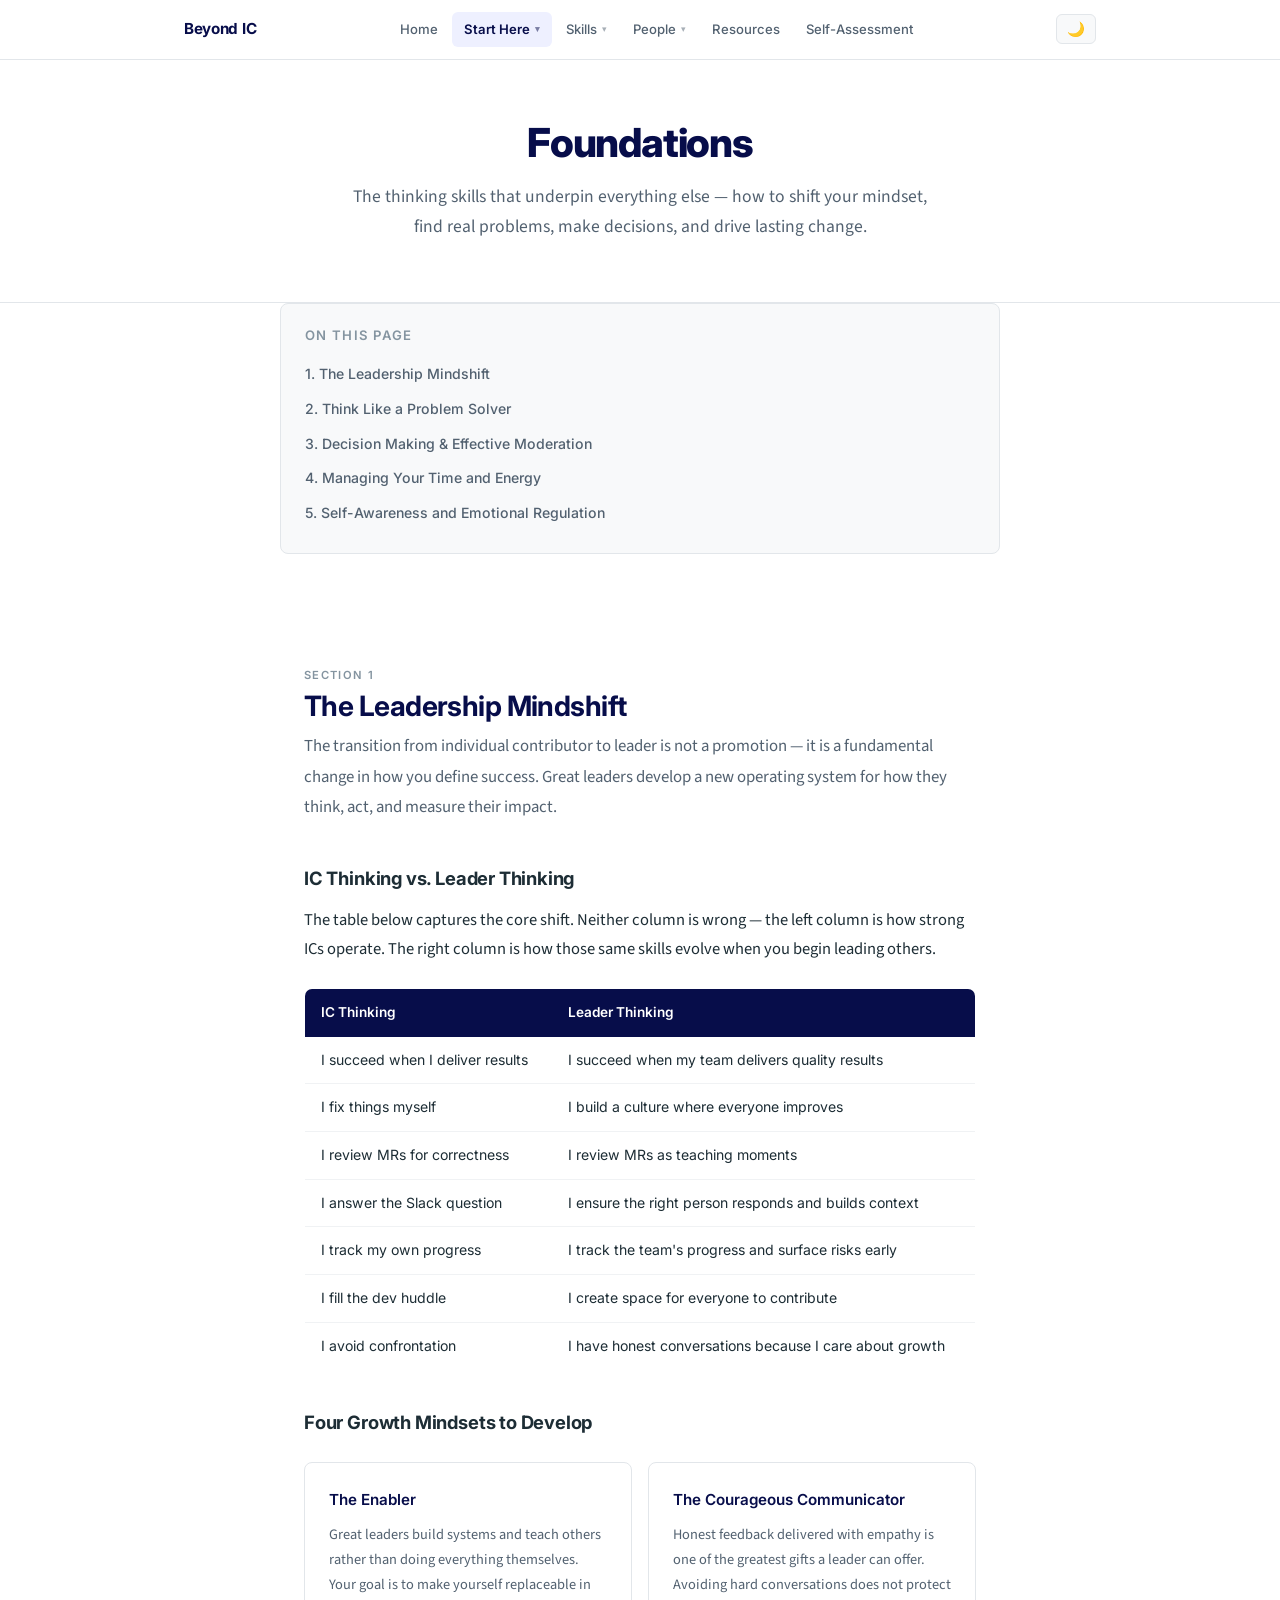
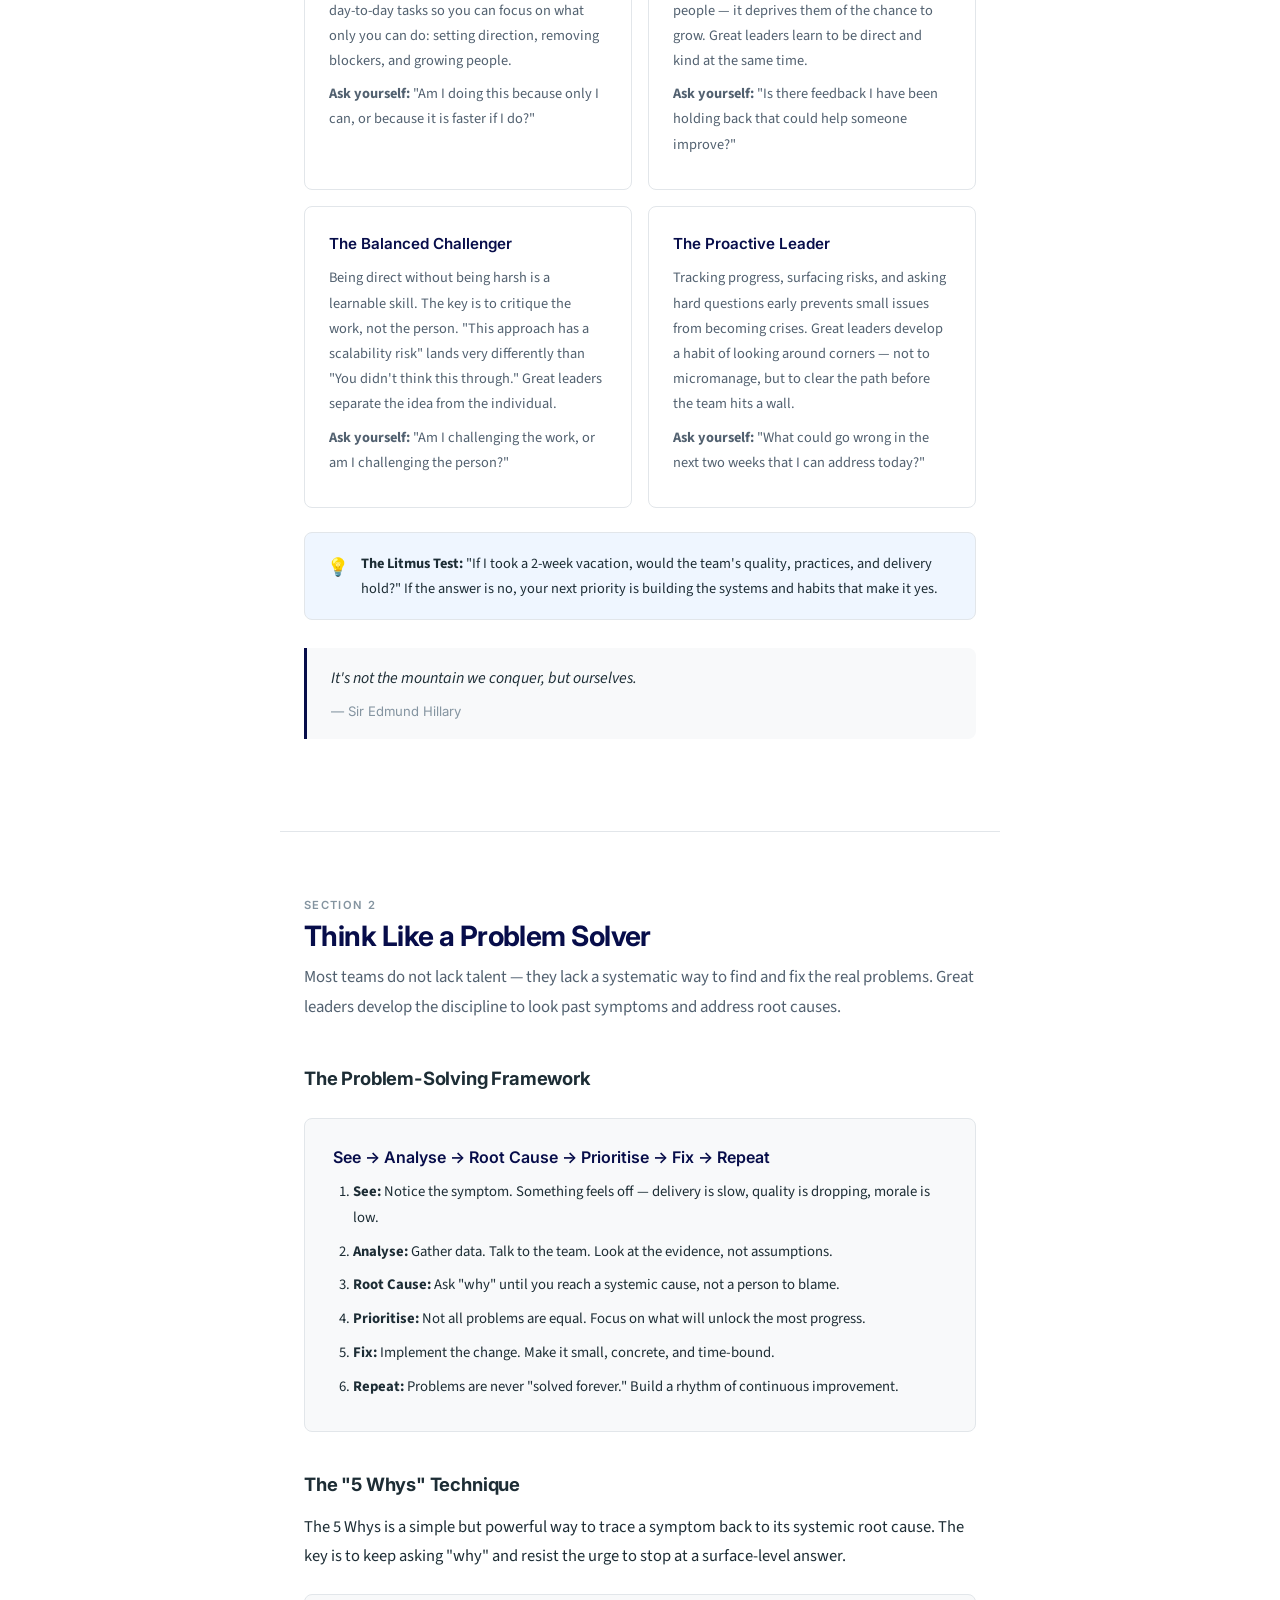
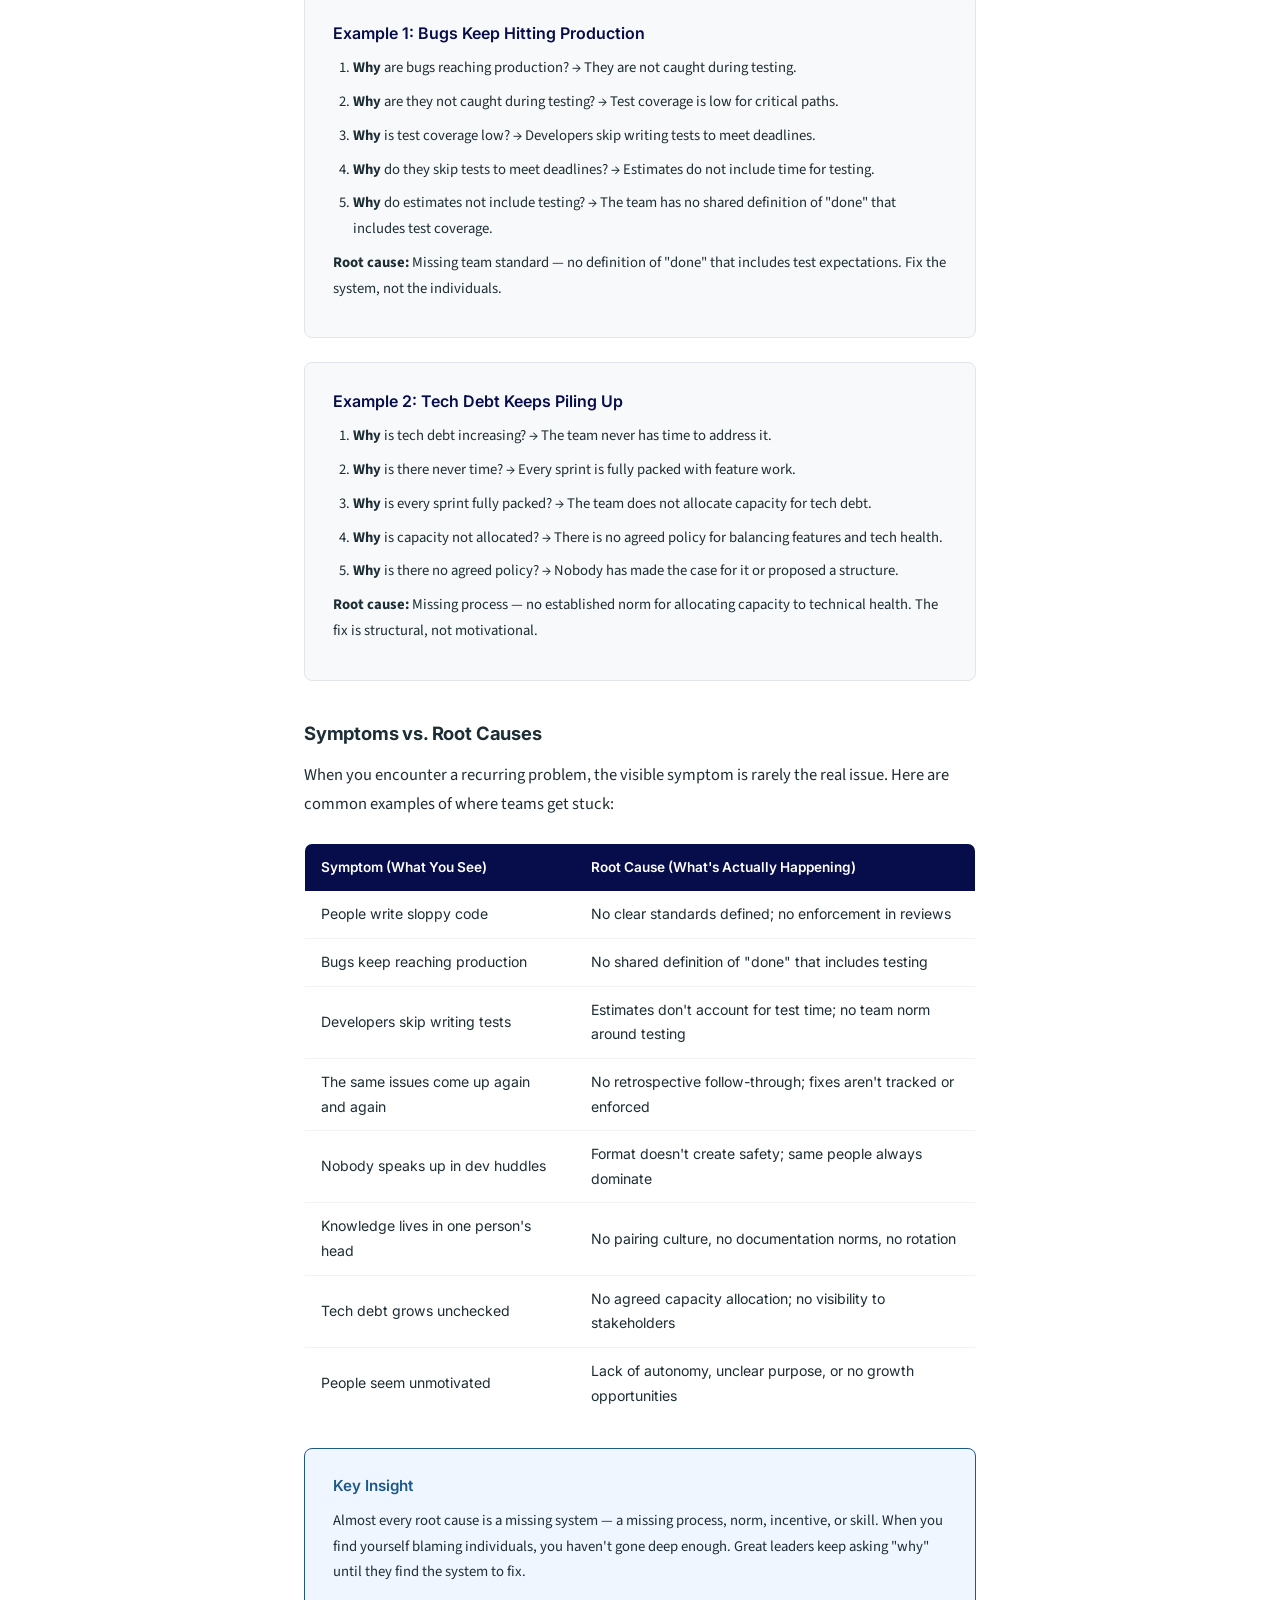
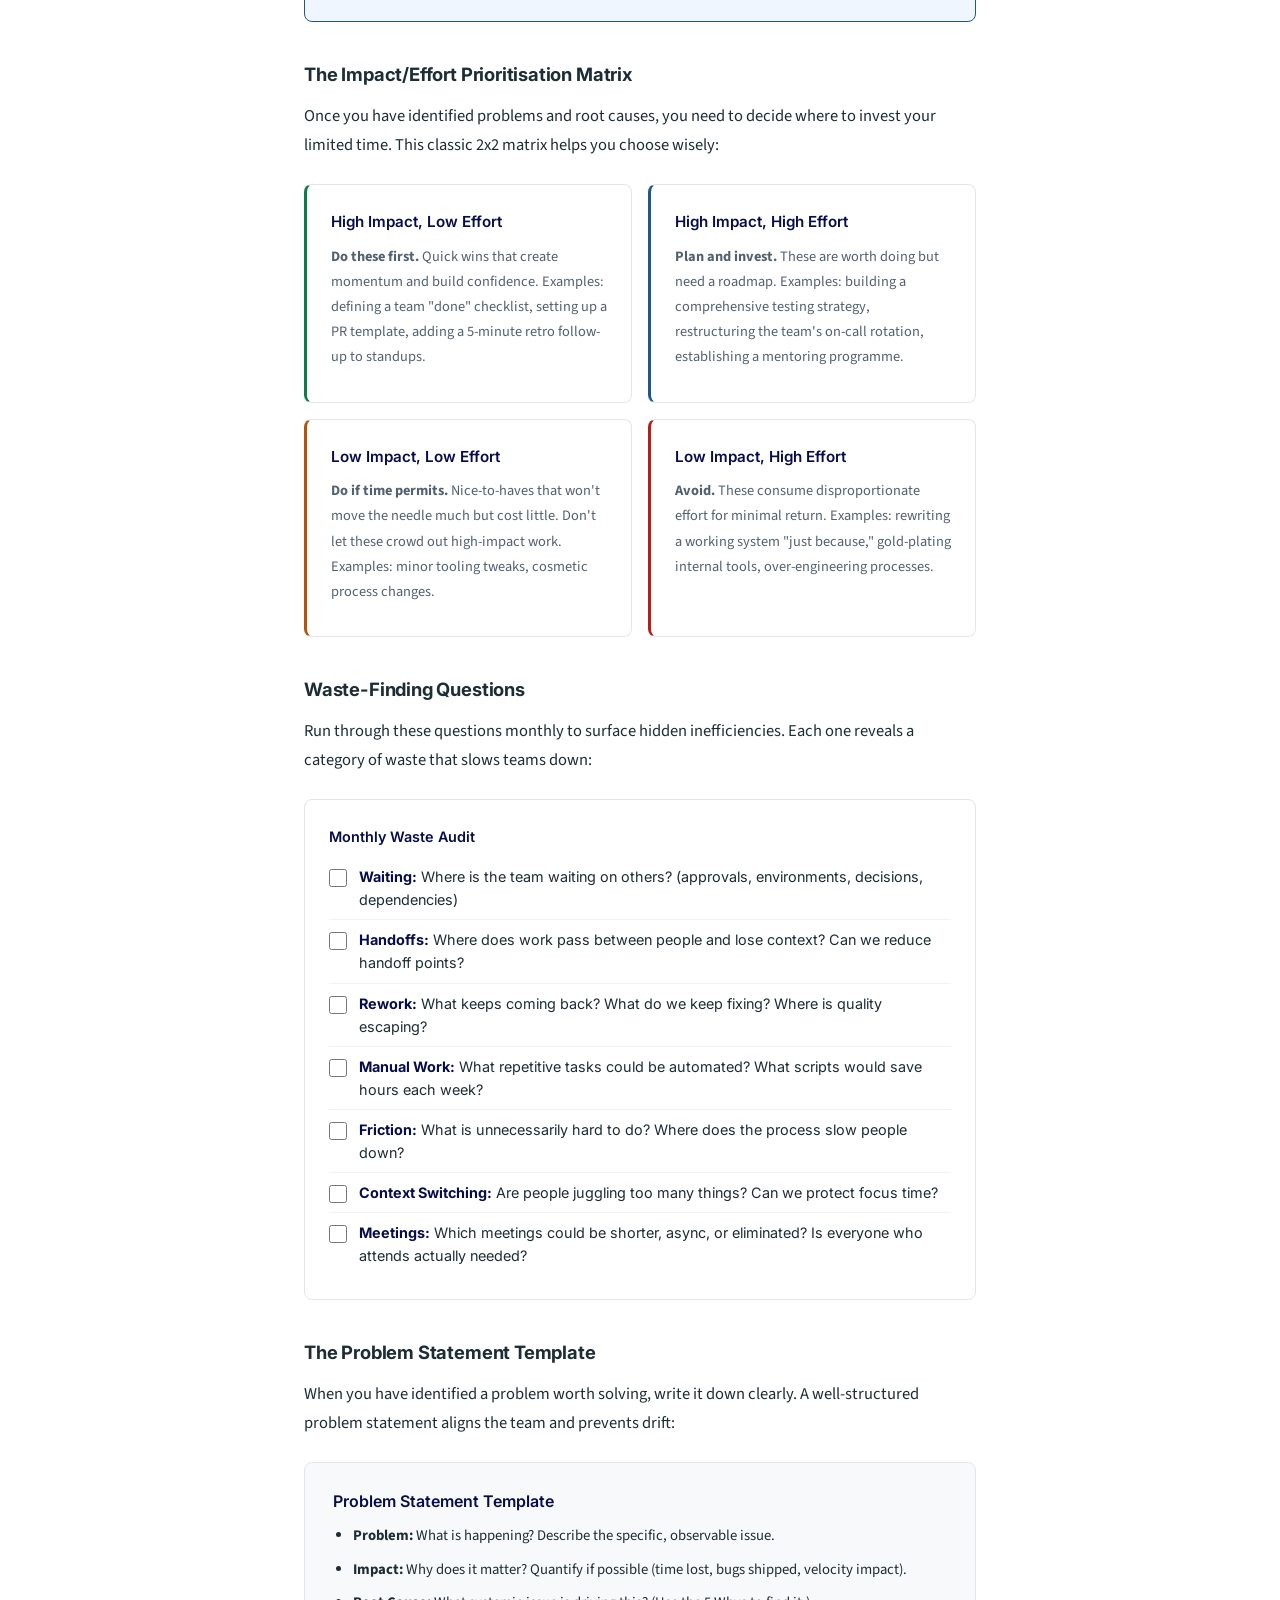
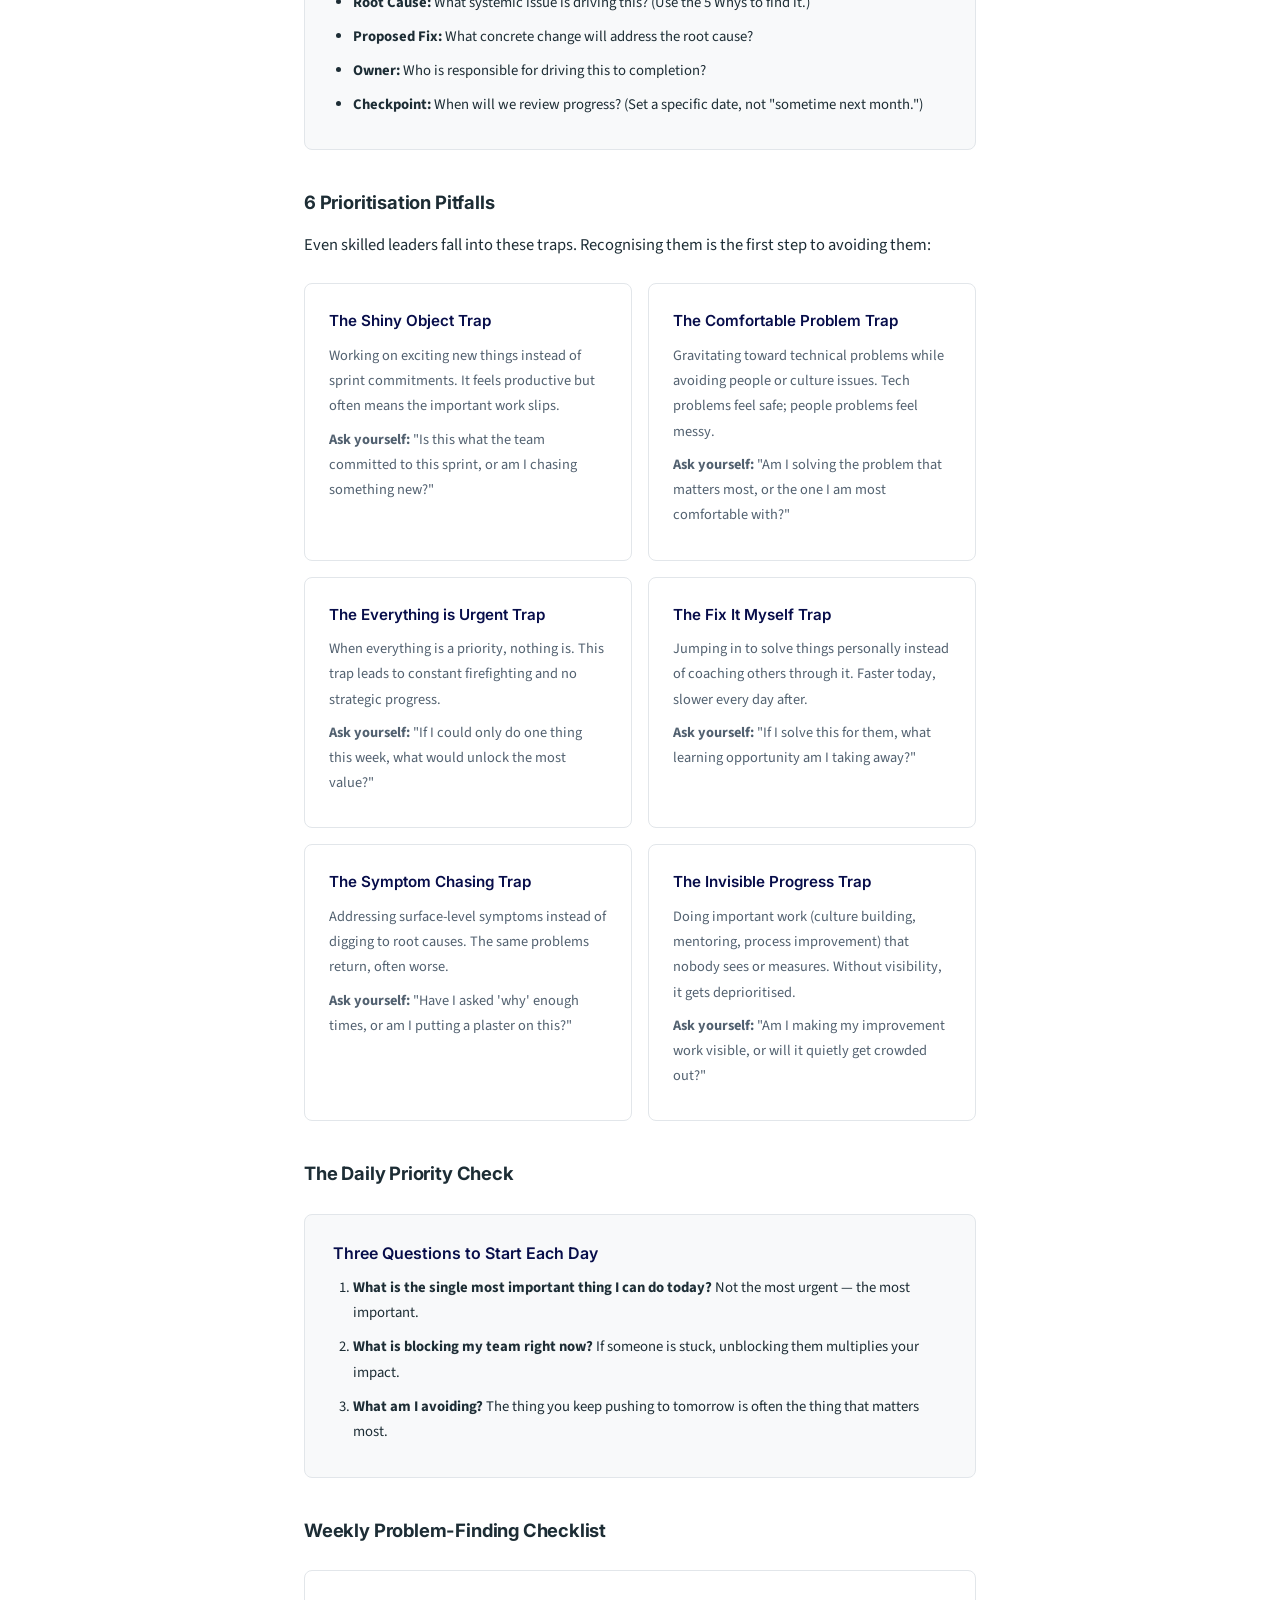
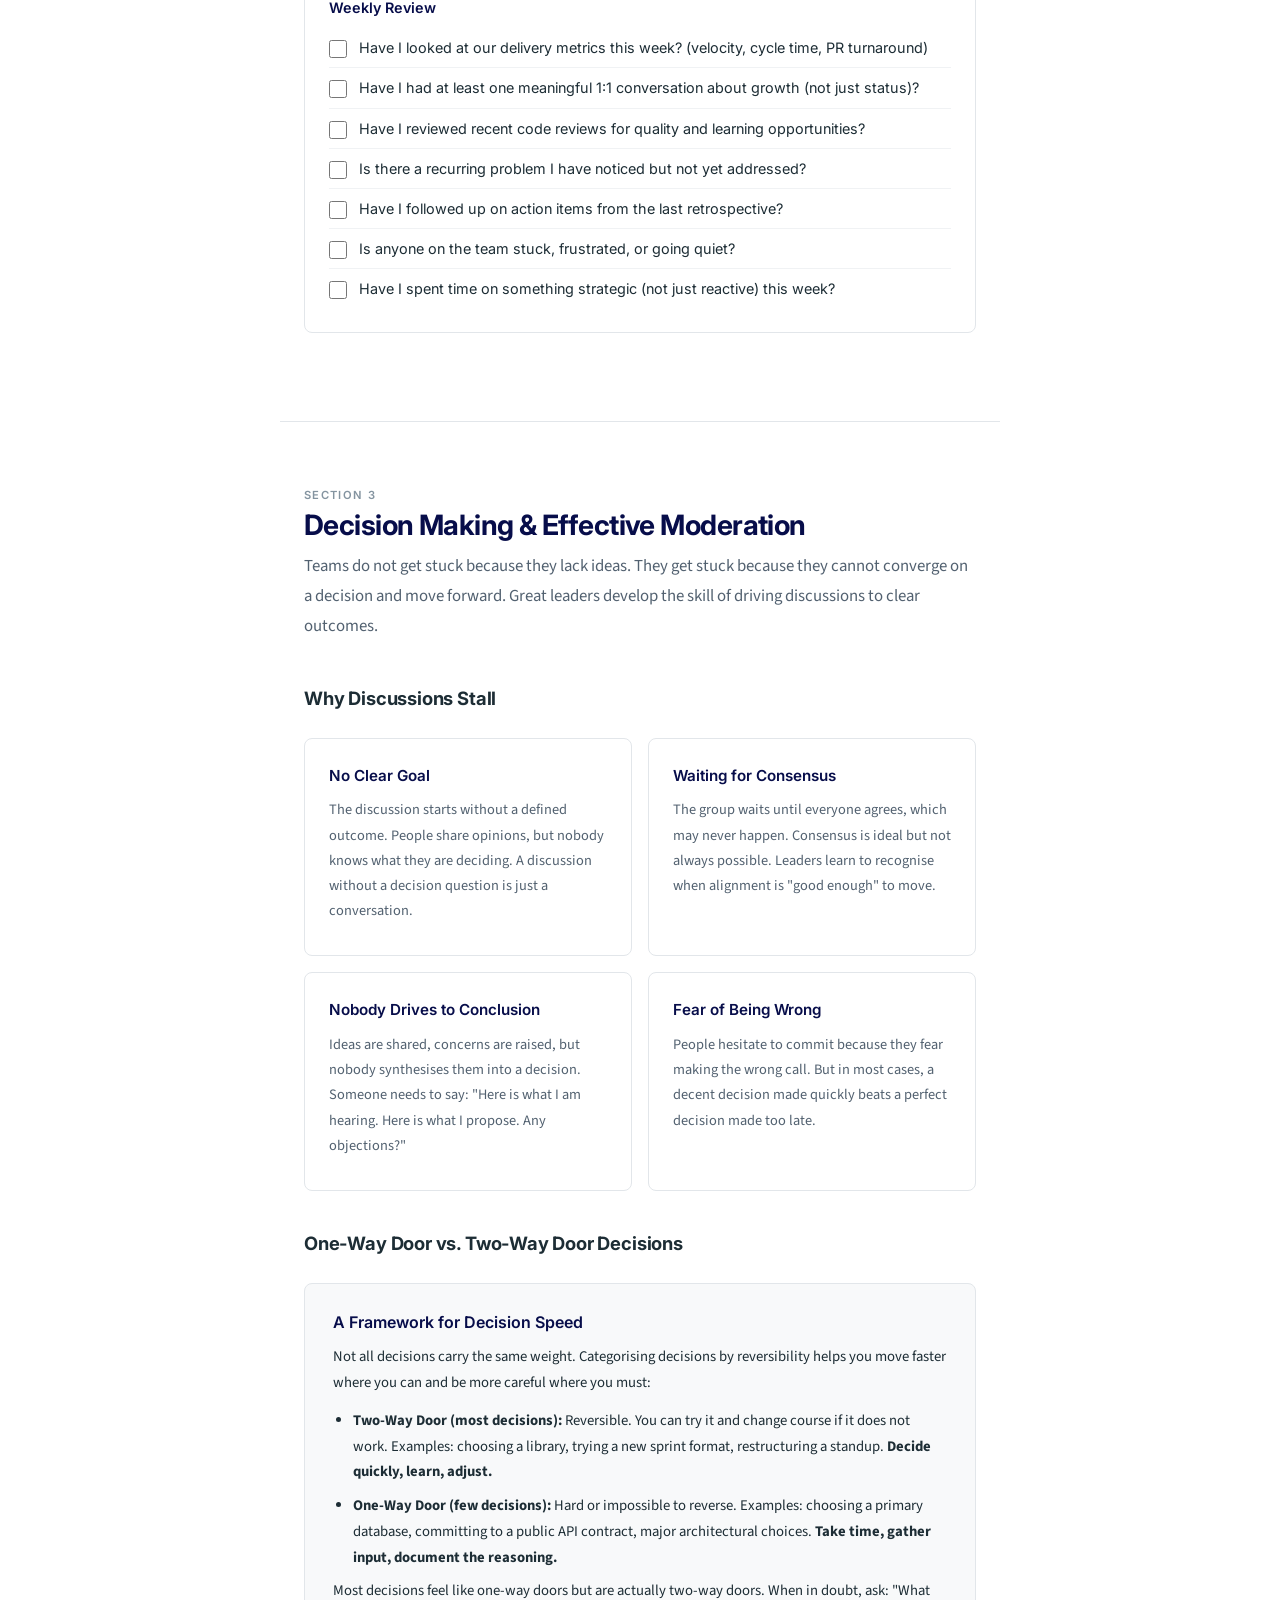
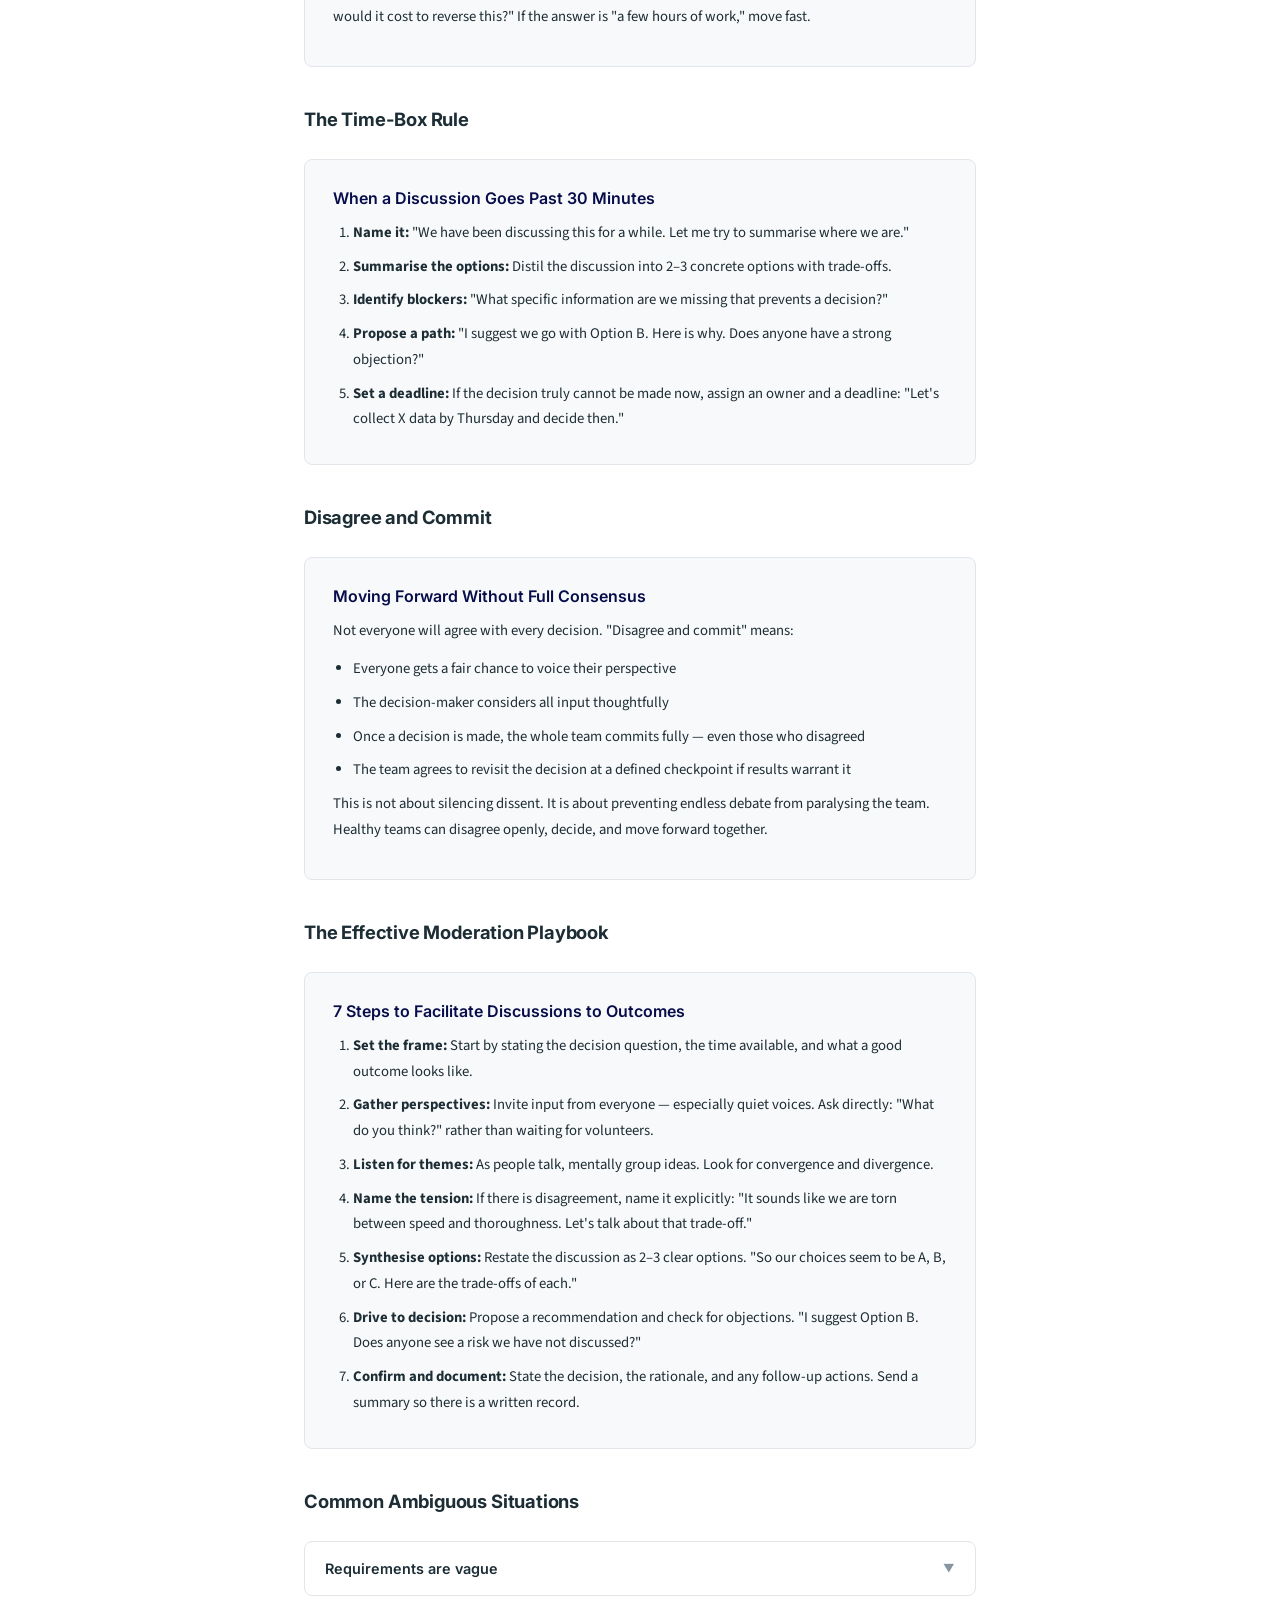
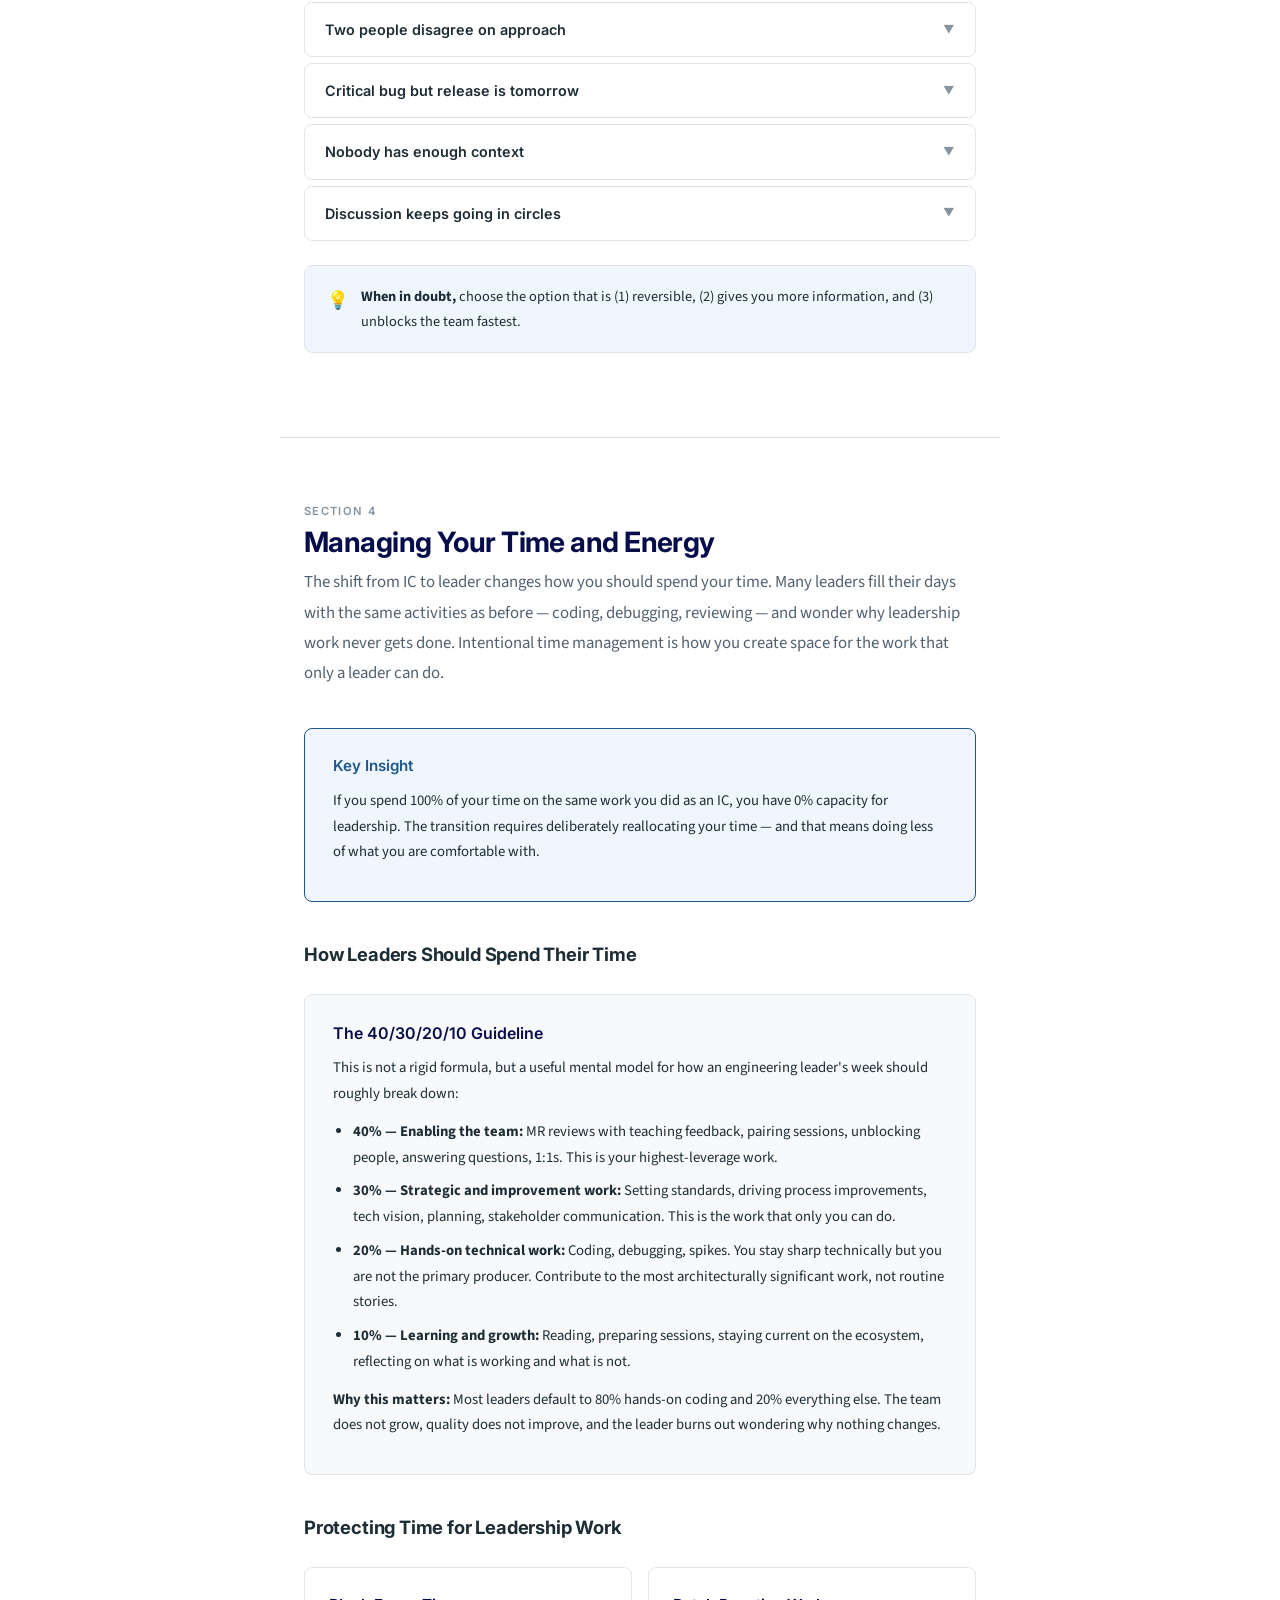
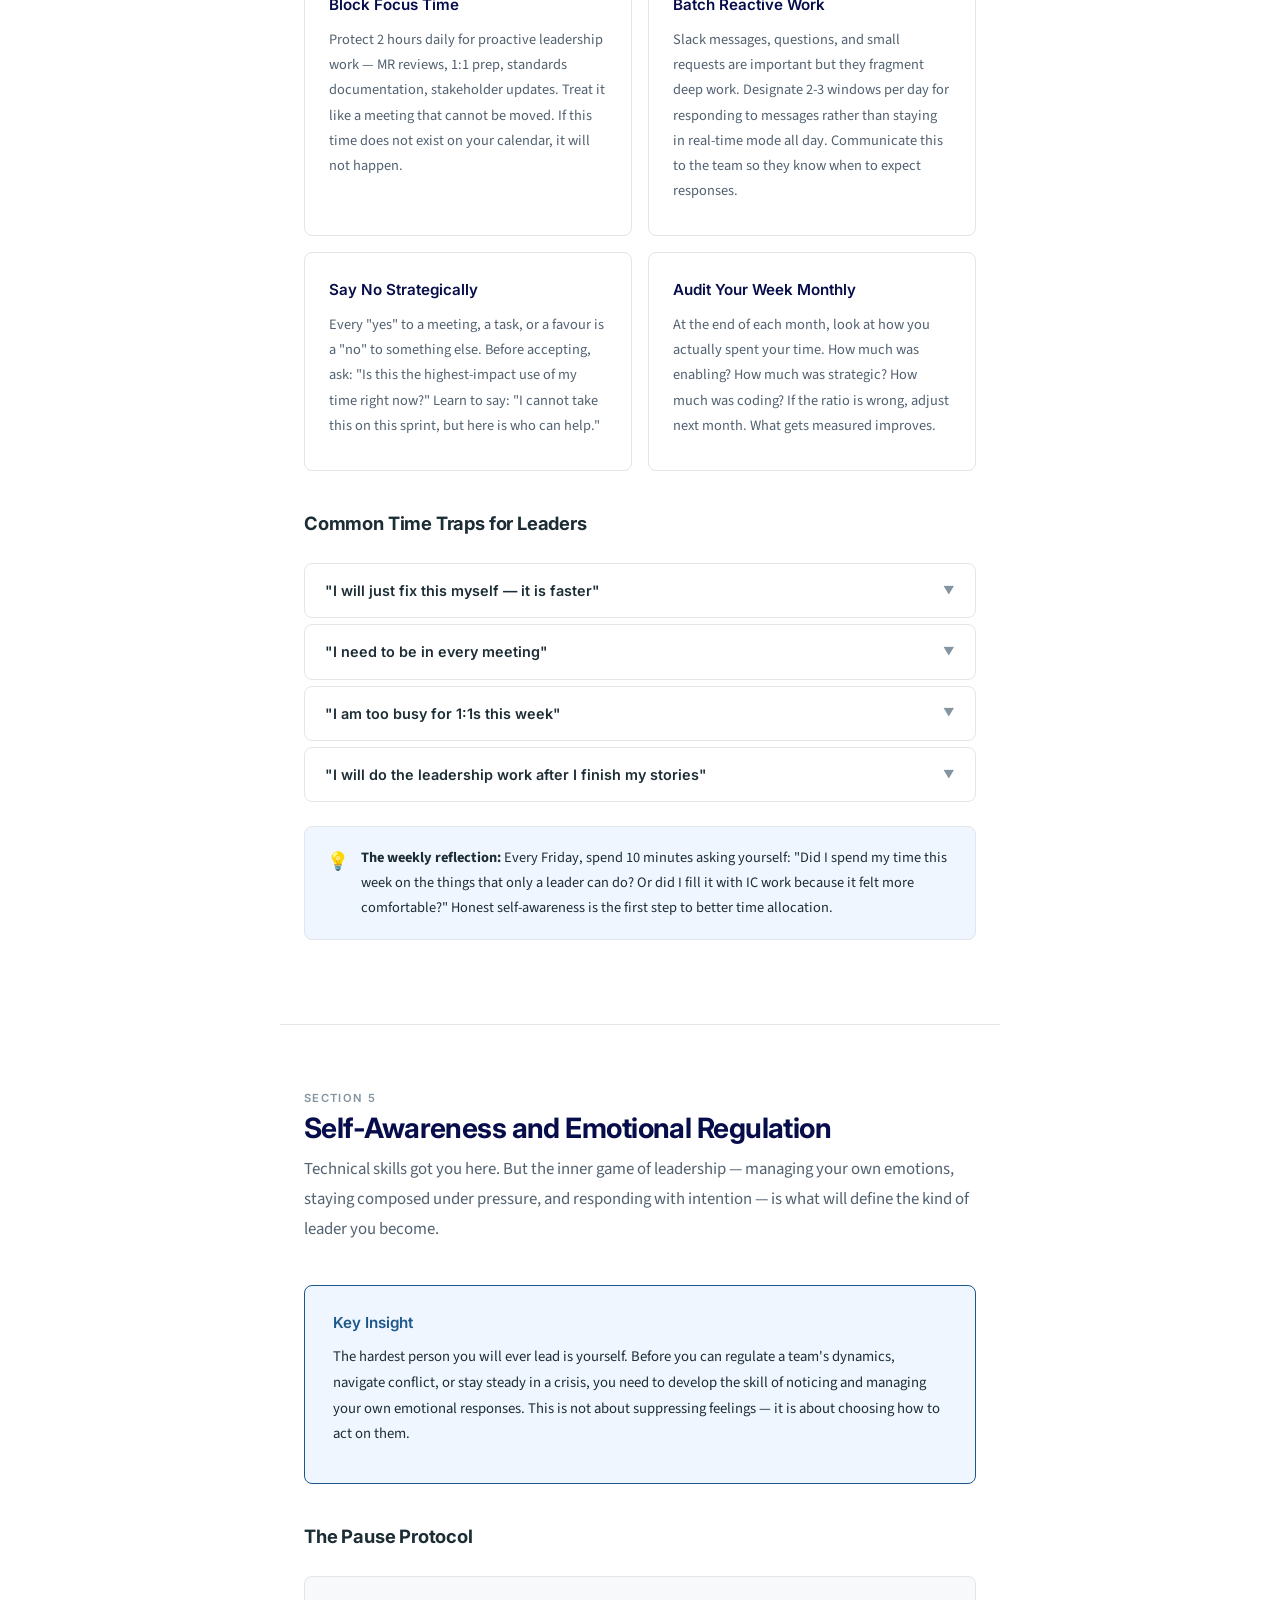
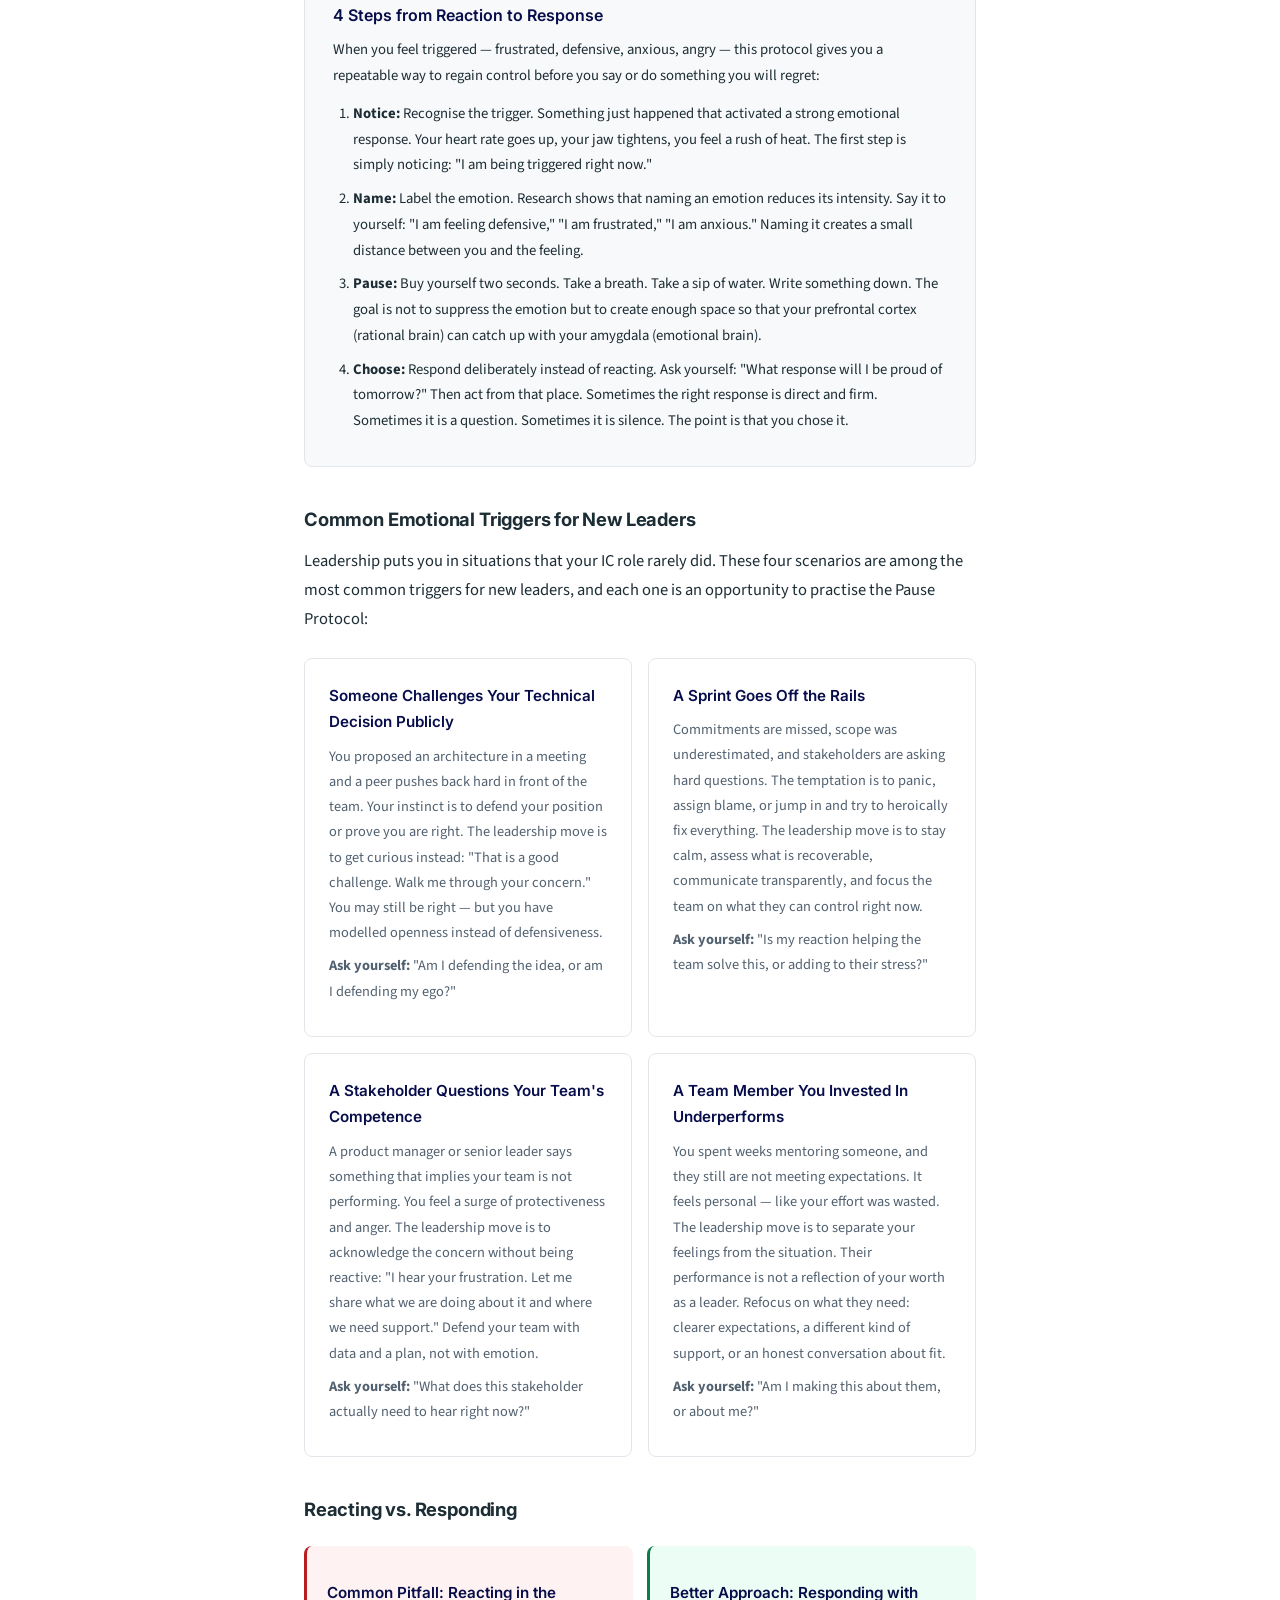
<file: foundations.html>
<!DOCTYPE html>
<html lang="en" data-theme="light">
<head>
  <meta charset="UTF-8">
  <meta name="viewport" content="width=device-width, initial-scale=1.0">
  <title>Foundations &mdash; Beyond IC</title>
  <link rel="preconnect" href="https://fonts.googleapis.com">
  <link rel="preconnect" href="https://fonts.gstatic.com" crossorigin>
  <link href="https://fonts.googleapis.com/css2?family=Inter:wght@400;500;600;700;800&family=Source+Sans+3:wght@400;500;600;700&display=swap" rel="stylesheet">
  <link rel="stylesheet" href="css/styles.css">
</head>
<body data-current-page="foundations.html">

  <!-- ─── NAV ─── -->
  <nav id="navbar">
    <div class="nav-inner">
      <a href="index.html" class="nav-brand">Beyond IC</a>
      <div class="nav-links" id="navLinks">
        <a href="index.html">Home</a>
        <div class="nav-dropdown">
          <button class="nav-dropdown-toggle">Start Here</button>
          <div class="nav-dropdown-menu">
            <a href="12-week-plan.html">The 12-Week Plan</a>
            <a href="foundations.html">Foundations</a>
            <a href="leadership-styles.html">Know Your Style</a>
            <a href="first-90-days.html">First 90 Days</a>
          </div>
        </div>
        <div class="nav-dropdown">
          <button class="nav-dropdown-toggle">Skills</button>
          <div class="nav-dropdown-menu">
            <a href="communication-change.html">Communication &amp; Change</a>
            <a href="technical-excellence.html">Technical Excellence</a>
            <a href="delivery-execution.html">Delivery &amp; Execution</a>
            <a href="consulting-mindset.html">Consulting Mindset</a>
            <a href="ai-modern-team.html">AI &amp; the Modern Team</a>
          </div>
        </div>
        <div class="nav-dropdown">
          <button class="nav-dropdown-toggle">People</button>
          <div class="nav-dropdown-menu">
            <a href="people-culture.html">People &amp; Culture</a>
            <a href="team-health.html">Team Health</a>
          </div>
        </div>
        <a href="resources.html">Resources</a>
        <a href="self-assessment.html">Self-Assessment</a>
      </div>
      <div class="nav-right">
        <button class="theme-toggle" id="themeBtn" onclick="toggleTheme()" aria-label="Toggle dark mode">&#127769;</button>
        <button class="hamburger" onclick="toggleMenu()" aria-label="Open menu">&#9776;</button>
      </div>
    </div>
  </nav>

  <!-- ─── PAGE HEADER ─── -->
  <div class="page-header">
    <h1>Foundations</h1>
    <p class="subtitle">The thinking skills that underpin everything else &mdash; how to shift your mindset, find real problems, make decisions, and drive lasting change.</p>
  </div>

  <!-- ─── IN-PAGE TABLE OF CONTENTS ─── -->
  <div class="page-toc">
    <h4>On This Page</h4>
    <ul>
      <li><a href="#mindshift">1. The Leadership Mindshift</a></li>
      <li><a href="#problem-solver">2. Think Like a Problem Solver</a></li>
      <li><a href="#decision-making">3. Decision Making &amp; Effective Moderation</a></li>
      <li><a href="#time-management">4. Managing Your Time and Energy</a></li>
      <li><a href="#self-awareness">5. Self-Awareness and Emotional Regulation</a></li>
    </ul>
  </div>

  <!-- ═══════════════════════════════════════════════════════════
       SECTION 1: THE LEADERSHIP MINDSHIFT
       ═══════════════════════════════════════════════════════════ -->
  <section class="fade-in" id="mindshift">
    <span class="section-num">Section 1</span>
    <h2>The Leadership Mindshift</h2>
    <p class="section-intro">The transition from individual contributor to leader is not a promotion &mdash; it is a fundamental change in how you define success. Great leaders develop a new operating system for how they think, act, and measure their impact.</p>

    <h3>IC Thinking vs. Leader Thinking</h3>
    <p>The table below captures the core shift. Neither column is wrong &mdash; the left column is how strong ICs operate. The right column is how those same skills evolve when you begin leading others.</p>

    <table class="comparison">
      <thead>
        <tr>
          <th>IC Thinking</th>
          <th>Leader Thinking</th>
        </tr>
      </thead>
      <tbody>
        <tr>
          <td>I succeed when I deliver results</td>
          <td>I succeed when my team delivers quality results</td>
        </tr>
        <tr>
          <td>I fix things myself</td>
          <td>I build a culture where everyone improves</td>
        </tr>
        <tr>
          <td>I review MRs for correctness</td>
          <td>I review MRs as teaching moments</td>
        </tr>
        <tr>
          <td>I answer the Slack question</td>
          <td>I ensure the right person responds and builds context</td>
        </tr>
        <tr>
          <td>I track my own progress</td>
          <td>I track the team's progress and surface risks early</td>
        </tr>
        <tr>
          <td>I fill the dev huddle</td>
          <td>I create space for everyone to contribute</td>
        </tr>
        <tr>
          <td>I avoid confrontation</td>
          <td>I have honest conversations because I care about growth</td>
        </tr>
      </tbody>
    </table>

    <h3>Four Growth Mindsets to Develop</h3>
    <div class="card-grid two-col">
      <div class="card">
        <h4>The Enabler</h4>
        <p>Great leaders build systems and teach others rather than doing everything themselves. Your goal is to make yourself replaceable in day-to-day tasks so you can focus on what only you can do: setting direction, removing blockers, and growing people.</p>
        <p><strong>Ask yourself:</strong> "Am I doing this because only I can, or because it is faster if I do?"</p>
      </div>
      <div class="card">
        <h4>The Courageous Communicator</h4>
        <p>Honest feedback delivered with empathy is one of the greatest gifts a leader can offer. Avoiding hard conversations does not protect people &mdash; it deprives them of the chance to grow. Great leaders learn to be direct and kind at the same time.</p>
        <p><strong>Ask yourself:</strong> "Is there feedback I have been holding back that could help someone improve?"</p>
      </div>
      <div class="card">
        <h4>The Balanced Challenger</h4>
        <p>Being direct without being harsh is a learnable skill. The key is to critique the work, not the person. "This approach has a scalability risk" lands very differently than "You didn't think this through." Great leaders separate the idea from the individual.</p>
        <p><strong>Ask yourself:</strong> "Am I challenging the work, or am I challenging the person?"</p>
      </div>
      <div class="card">
        <h4>The Proactive Leader</h4>
        <p>Tracking progress, surfacing risks, and asking hard questions early prevents small issues from becoming crises. Great leaders develop a habit of looking around corners &mdash; not to micromanage, but to clear the path before the team hits a wall.</p>
        <p><strong>Ask yourself:</strong> "What could go wrong in the next two weeks that I can address today?"</p>
      </div>
    </div>

    <div class="tip info-tip">
      <span class="tip-icon">&#128161;</span>
      <p><strong>The Litmus Test:</strong> "If I took a 2-week vacation, would the team's quality, practices, and delivery hold?" If the answer is no, your next priority is building the systems and habits that make it yes.</p>
    </div>

    <div class="quote">
      <p>It's not the mountain we conquer, but ourselves.</p>
      <div class="attribution">&mdash; Sir Edmund Hillary</div>
    </div>
  </section>

  <div class="section-divider"></div>

  <!-- ═══════════════════════════════════════════════════════════
       SECTION 2: THINK LIKE A PROBLEM SOLVER
       ═══════════════════════════════════════════════════════════ -->
  <section class="fade-in" id="problem-solver">
    <span class="section-num">Section 2</span>
    <h2>Think Like a Problem Solver</h2>
    <p class="section-intro">Most teams do not lack talent &mdash; they lack a systematic way to find and fix the real problems. Great leaders develop the discipline to look past symptoms and address root causes.</p>

    <h3>The Problem-Solving Framework</h3>
    <div class="framework">
      <h4>See &rarr; Analyse &rarr; Root Cause &rarr; Prioritise &rarr; Fix &rarr; Repeat</h4>
      <ol>
        <li><strong>See:</strong> Notice the symptom. Something feels off &mdash; delivery is slow, quality is dropping, morale is low.</li>
        <li><strong>Analyse:</strong> Gather data. Talk to the team. Look at the evidence, not assumptions.</li>
        <li><strong>Root Cause:</strong> Ask "why" until you reach a systemic cause, not a person to blame.</li>
        <li><strong>Prioritise:</strong> Not all problems are equal. Focus on what will unlock the most progress.</li>
        <li><strong>Fix:</strong> Implement the change. Make it small, concrete, and time-bound.</li>
        <li><strong>Repeat:</strong> Problems are never "solved forever." Build a rhythm of continuous improvement.</li>
      </ol>
    </div>

    <h3>The "5 Whys" Technique</h3>
    <p>The 5 Whys is a simple but powerful way to trace a symptom back to its systemic root cause. The key is to keep asking "why" and resist the urge to stop at a surface-level answer.</p>

    <div class="framework">
      <h4>Example 1: Bugs Keep Hitting Production</h4>
      <ol>
        <li><strong>Why</strong> are bugs reaching production? &rarr; They are not caught during testing.</li>
        <li><strong>Why</strong> are they not caught during testing? &rarr; Test coverage is low for critical paths.</li>
        <li><strong>Why</strong> is test coverage low? &rarr; Developers skip writing tests to meet deadlines.</li>
        <li><strong>Why</strong> do they skip tests to meet deadlines? &rarr; Estimates do not include time for testing.</li>
        <li><strong>Why</strong> do estimates not include testing? &rarr; The team has no shared definition of "done" that includes test coverage.</li>
      </ol>
      <p><strong>Root cause:</strong> Missing team standard &mdash; no definition of "done" that includes test expectations. Fix the system, not the individuals.</p>
    </div>

    <div class="framework">
      <h4>Example 2: Tech Debt Keeps Piling Up</h4>
      <ol>
        <li><strong>Why</strong> is tech debt increasing? &rarr; The team never has time to address it.</li>
        <li><strong>Why</strong> is there never time? &rarr; Every sprint is fully packed with feature work.</li>
        <li><strong>Why</strong> is every sprint fully packed? &rarr; The team does not allocate capacity for tech debt.</li>
        <li><strong>Why</strong> is capacity not allocated? &rarr; There is no agreed policy for balancing features and tech health.</li>
        <li><strong>Why</strong> is there no agreed policy? &rarr; Nobody has made the case for it or proposed a structure.</li>
      </ol>
      <p><strong>Root cause:</strong> Missing process &mdash; no established norm for allocating capacity to technical health. The fix is structural, not motivational.</p>
    </div>

    <h3>Symptoms vs. Root Causes</h3>
    <p>When you encounter a recurring problem, the visible symptom is rarely the real issue. Here are common examples of where teams get stuck:</p>

    <table class="comparison">
      <thead>
        <tr>
          <th>Symptom (What You See)</th>
          <th>Root Cause (What's Actually Happening)</th>
        </tr>
      </thead>
      <tbody>
        <tr>
          <td>People write sloppy code</td>
          <td>No clear standards defined; no enforcement in reviews</td>
        </tr>
        <tr>
          <td>Bugs keep reaching production</td>
          <td>No shared definition of "done" that includes testing</td>
        </tr>
        <tr>
          <td>Developers skip writing tests</td>
          <td>Estimates don't account for test time; no team norm around testing</td>
        </tr>
        <tr>
          <td>The same issues come up again and again</td>
          <td>No retrospective follow-through; fixes aren't tracked or enforced</td>
        </tr>
        <tr>
          <td>Nobody speaks up in dev huddles</td>
          <td>Format doesn't create safety; same people always dominate</td>
        </tr>
        <tr>
          <td>Knowledge lives in one person's head</td>
          <td>No pairing culture, no documentation norms, no rotation</td>
        </tr>
        <tr>
          <td>Tech debt grows unchecked</td>
          <td>No agreed capacity allocation; no visibility to stakeholders</td>
        </tr>
        <tr>
          <td>People seem unmotivated</td>
          <td>Lack of autonomy, unclear purpose, or no growth opportunities</td>
        </tr>
      </tbody>
    </table>

    <div class="key-insight">
      <h4>Key Insight</h4>
      <p>Almost every root cause is a missing system &mdash; a missing process, norm, incentive, or skill. When you find yourself blaming individuals, you haven't gone deep enough. Great leaders keep asking "why" until they find the system to fix.</p>
    </div>

    <h3>The Impact/Effort Prioritisation Matrix</h3>
    <p>Once you have identified problems and root causes, you need to decide where to invest your limited time. This classic 2x2 matrix helps you choose wisely:</p>

    <div class="card-grid two-col">
      <div class="card" style="border-left: 3px solid var(--success);">
        <h4>High Impact, Low Effort</h4>
        <p><strong>Do these first.</strong> Quick wins that create momentum and build confidence. Examples: defining a team "done" checklist, setting up a PR template, adding a 5-minute retro follow-up to standups.</p>
      </div>
      <div class="card" style="border-left: 3px solid var(--info);">
        <h4>High Impact, High Effort</h4>
        <p><strong>Plan and invest.</strong> These are worth doing but need a roadmap. Examples: building a comprehensive testing strategy, restructuring the team's on-call rotation, establishing a mentoring programme.</p>
      </div>
      <div class="card" style="border-left: 3px solid var(--warning);">
        <h4>Low Impact, Low Effort</h4>
        <p><strong>Do if time permits.</strong> Nice-to-haves that won't move the needle much but cost little. Don't let these crowd out high-impact work. Examples: minor tooling tweaks, cosmetic process changes.</p>
      </div>
      <div class="card" style="border-left: 3px solid var(--danger);">
        <h4>Low Impact, High Effort</h4>
        <p><strong>Avoid.</strong> These consume disproportionate effort for minimal return. Examples: rewriting a working system "just because," gold-plating internal tools, over-engineering processes.</p>
      </div>
    </div>

    <h3>Waste-Finding Questions</h3>
    <p>Run through these questions monthly to surface hidden inefficiencies. Each one reveals a category of waste that slows teams down:</p>

    <div class="checklist">
      <h4>Monthly Waste Audit</h4>
      <div class="checklist-item">
        <input type="checkbox" id="waste-waiting">
        <label for="waste-waiting"><strong>Waiting:</strong> Where is the team waiting on others? (approvals, environments, decisions, dependencies)</label>
      </div>
      <div class="checklist-item">
        <input type="checkbox" id="waste-handoffs">
        <label for="waste-handoffs"><strong>Handoffs:</strong> Where does work pass between people and lose context? Can we reduce handoff points?</label>
      </div>
      <div class="checklist-item">
        <input type="checkbox" id="waste-rework">
        <label for="waste-rework"><strong>Rework:</strong> What keeps coming back? What do we keep fixing? Where is quality escaping?</label>
      </div>
      <div class="checklist-item">
        <input type="checkbox" id="waste-manual">
        <label for="waste-manual"><strong>Manual Work:</strong> What repetitive tasks could be automated? What scripts would save hours each week?</label>
      </div>
      <div class="checklist-item">
        <input type="checkbox" id="waste-friction">
        <label for="waste-friction"><strong>Friction:</strong> What is unnecessarily hard to do? Where does the process slow people down?</label>
      </div>
      <div class="checklist-item">
        <input type="checkbox" id="waste-switching">
        <label for="waste-switching"><strong>Context Switching:</strong> Are people juggling too many things? Can we protect focus time?</label>
      </div>
      <div class="checklist-item">
        <input type="checkbox" id="waste-meetings">
        <label for="waste-meetings"><strong>Meetings:</strong> Which meetings could be shorter, async, or eliminated? Is everyone who attends actually needed?</label>
      </div>
    </div>

    <h3>The Problem Statement Template</h3>
    <p>When you have identified a problem worth solving, write it down clearly. A well-structured problem statement aligns the team and prevents drift:</p>

    <div class="framework">
      <h4>Problem Statement Template</h4>
      <ul>
        <li><strong>Problem:</strong> What is happening? Describe the specific, observable issue.</li>
        <li><strong>Impact:</strong> Why does it matter? Quantify if possible (time lost, bugs shipped, velocity impact).</li>
        <li><strong>Root Cause:</strong> What systemic issue is driving this? (Use the 5 Whys to find it.)</li>
        <li><strong>Proposed Fix:</strong> What concrete change will address the root cause?</li>
        <li><strong>Owner:</strong> Who is responsible for driving this to completion?</li>
        <li><strong>Checkpoint:</strong> When will we review progress? (Set a specific date, not "sometime next month.")</li>
      </ul>
    </div>

    <h3>6 Prioritisation Pitfalls</h3>
    <p>Even skilled leaders fall into these traps. Recognising them is the first step to avoiding them:</p>

    <div class="card-grid three-col">
      <div class="card">
        <h4>The Shiny Object Trap</h4>
        <p>Working on exciting new things instead of sprint commitments. It feels productive but often means the important work slips.</p>
        <p><strong>Ask yourself:</strong> "Is this what the team committed to this sprint, or am I chasing something new?"</p>
      </div>
      <div class="card">
        <h4>The Comfortable Problem Trap</h4>
        <p>Gravitating toward technical problems while avoiding people or culture issues. Tech problems feel safe; people problems feel messy.</p>
        <p><strong>Ask yourself:</strong> "Am I solving the problem that matters most, or the one I am most comfortable with?"</p>
      </div>
      <div class="card">
        <h4>The Everything is Urgent Trap</h4>
        <p>When everything is a priority, nothing is. This trap leads to constant firefighting and no strategic progress.</p>
        <p><strong>Ask yourself:</strong> "If I could only do one thing this week, what would unlock the most value?"</p>
      </div>
      <div class="card">
        <h4>The Fix It Myself Trap</h4>
        <p>Jumping in to solve things personally instead of coaching others through it. Faster today, slower every day after.</p>
        <p><strong>Ask yourself:</strong> "If I solve this for them, what learning opportunity am I taking away?"</p>
      </div>
      <div class="card">
        <h4>The Symptom Chasing Trap</h4>
        <p>Addressing surface-level symptoms instead of digging to root causes. The same problems return, often worse.</p>
        <p><strong>Ask yourself:</strong> "Have I asked 'why' enough times, or am I putting a plaster on this?"</p>
      </div>
      <div class="card">
        <h4>The Invisible Progress Trap</h4>
        <p>Doing important work (culture building, mentoring, process improvement) that nobody sees or measures. Without visibility, it gets deprioritised.</p>
        <p><strong>Ask yourself:</strong> "Am I making my improvement work visible, or will it quietly get crowded out?"</p>
      </div>
    </div>

    <h3>The Daily Priority Check</h3>
    <div class="framework">
      <h4>Three Questions to Start Each Day</h4>
      <ol>
        <li><strong>What is the single most important thing I can do today?</strong> Not the most urgent &mdash; the most important.</li>
        <li><strong>What is blocking my team right now?</strong> If someone is stuck, unblocking them multiplies your impact.</li>
        <li><strong>What am I avoiding?</strong> The thing you keep pushing to tomorrow is often the thing that matters most.</li>
      </ol>
    </div>

    <h3>Weekly Problem-Finding Checklist</h3>
    <div class="checklist">
      <h4>Weekly Review</h4>
      <div class="checklist-item">
        <input type="checkbox" id="weekly-1">
        <label for="weekly-1">Have I looked at our delivery metrics this week? (velocity, cycle time, PR turnaround)</label>
      </div>
      <div class="checklist-item">
        <input type="checkbox" id="weekly-2">
        <label for="weekly-2">Have I had at least one meaningful 1:1 conversation about growth (not just status)?</label>
      </div>
      <div class="checklist-item">
        <input type="checkbox" id="weekly-3">
        <label for="weekly-3">Have I reviewed recent code reviews for quality and learning opportunities?</label>
      </div>
      <div class="checklist-item">
        <input type="checkbox" id="weekly-4">
        <label for="weekly-4">Is there a recurring problem I have noticed but not yet addressed?</label>
      </div>
      <div class="checklist-item">
        <input type="checkbox" id="weekly-5">
        <label for="weekly-5">Have I followed up on action items from the last retrospective?</label>
      </div>
      <div class="checklist-item">
        <input type="checkbox" id="weekly-6">
        <label for="weekly-6">Is anyone on the team stuck, frustrated, or going quiet?</label>
      </div>
      <div class="checklist-item">
        <input type="checkbox" id="weekly-7">
        <label for="weekly-7">Have I spent time on something strategic (not just reactive) this week?</label>
      </div>
    </div>
  </section>

  <div class="section-divider"></div>

  <!-- ═══════════════════════════════════════════════════════════
       SECTION 3: DECISION MAKING & EFFECTIVE MODERATION
       ═══════════════════════════════════════════════════════════ -->
  <section class="fade-in" id="decision-making">
    <span class="section-num">Section 3</span>
    <h2>Decision Making &amp; Effective Moderation</h2>
    <p class="section-intro">Teams do not get stuck because they lack ideas. They get stuck because they cannot converge on a decision and move forward. Great leaders develop the skill of driving discussions to clear outcomes.</p>

    <h3>Why Discussions Stall</h3>
    <div class="card-grid two-col">
      <div class="card">
        <h4>No Clear Goal</h4>
        <p>The discussion starts without a defined outcome. People share opinions, but nobody knows what they are deciding. A discussion without a decision question is just a conversation.</p>
      </div>
      <div class="card">
        <h4>Waiting for Consensus</h4>
        <p>The group waits until everyone agrees, which may never happen. Consensus is ideal but not always possible. Leaders learn to recognise when alignment is "good enough" to move.</p>
      </div>
      <div class="card">
        <h4>Nobody Drives to Conclusion</h4>
        <p>Ideas are shared, concerns are raised, but nobody synthesises them into a decision. Someone needs to say: "Here is what I am hearing. Here is what I propose. Any objections?"</p>
      </div>
      <div class="card">
        <h4>Fear of Being Wrong</h4>
        <p>People hesitate to commit because they fear making the wrong call. But in most cases, a decent decision made quickly beats a perfect decision made too late.</p>
      </div>
    </div>

    <h3>One-Way Door vs. Two-Way Door Decisions</h3>
    <div class="framework">
      <h4>A Framework for Decision Speed</h4>
      <p>Not all decisions carry the same weight. Categorising decisions by reversibility helps you move faster where you can and be more careful where you must:</p>
      <ul>
        <li><strong>Two-Way Door (most decisions):</strong> Reversible. You can try it and change course if it does not work. Examples: choosing a library, trying a new sprint format, restructuring a standup. <strong>Decide quickly, learn, adjust.</strong></li>
        <li><strong>One-Way Door (few decisions):</strong> Hard or impossible to reverse. Examples: choosing a primary database, committing to a public API contract, major architectural choices. <strong>Take time, gather input, document the reasoning.</strong></li>
      </ul>
      <p>Most decisions feel like one-way doors but are actually two-way doors. When in doubt, ask: "What would it cost to reverse this?" If the answer is "a few hours of work," move fast.</p>
    </div>

    <h3>The Time-Box Rule</h3>
    <div class="framework">
      <h4>When a Discussion Goes Past 30 Minutes</h4>
      <ol>
        <li><strong>Name it:</strong> "We have been discussing this for a while. Let me try to summarise where we are."</li>
        <li><strong>Summarise the options:</strong> Distil the discussion into 2&ndash;3 concrete options with trade-offs.</li>
        <li><strong>Identify blockers:</strong> "What specific information are we missing that prevents a decision?"</li>
        <li><strong>Propose a path:</strong> "I suggest we go with Option B. Here is why. Does anyone have a strong objection?"</li>
        <li><strong>Set a deadline:</strong> If the decision truly cannot be made now, assign an owner and a deadline: "Let's collect X data by Thursday and decide then."</li>
      </ol>
    </div>

    <h3>Disagree and Commit</h3>
    <div class="framework">
      <h4>Moving Forward Without Full Consensus</h4>
      <p>Not everyone will agree with every decision. "Disagree and commit" means:</p>
      <ul>
        <li>Everyone gets a fair chance to voice their perspective</li>
        <li>The decision-maker considers all input thoughtfully</li>
        <li>Once a decision is made, the whole team commits fully &mdash; even those who disagreed</li>
        <li>The team agrees to revisit the decision at a defined checkpoint if results warrant it</li>
      </ul>
      <p>This is not about silencing dissent. It is about preventing endless debate from paralysing the team. Healthy teams can disagree openly, decide, and move forward together.</p>
    </div>

    <h3>The Effective Moderation Playbook</h3>
    <div class="framework">
      <h4>7 Steps to Facilitate Discussions to Outcomes</h4>
      <ol>
        <li><strong>Set the frame:</strong> Start by stating the decision question, the time available, and what a good outcome looks like.</li>
        <li><strong>Gather perspectives:</strong> Invite input from everyone &mdash; especially quiet voices. Ask directly: "What do you think?" rather than waiting for volunteers.</li>
        <li><strong>Listen for themes:</strong> As people talk, mentally group ideas. Look for convergence and divergence.</li>
        <li><strong>Name the tension:</strong> If there is disagreement, name it explicitly: "It sounds like we are torn between speed and thoroughness. Let's talk about that trade-off."</li>
        <li><strong>Synthesise options:</strong> Restate the discussion as 2&ndash;3 clear options. "So our choices seem to be A, B, or C. Here are the trade-offs of each."</li>
        <li><strong>Drive to decision:</strong> Propose a recommendation and check for objections. "I suggest Option B. Does anyone see a risk we have not discussed?"</li>
        <li><strong>Confirm and document:</strong> State the decision, the rationale, and any follow-up actions. Send a summary so there is a written record.</li>
      </ol>
    </div>

    <h3>Common Ambiguous Situations</h3>
    <div class="accordion">
      <div class="accordion-item">
        <div class="accordion-header" onclick="toggleAccordion(this)">
          <span>Requirements are vague</span>
          <span class="arrow">&#9660;</span>
        </div>
        <div class="accordion-body">
          <p>Resist the temptation to guess what stakeholders want. Instead: list what you know, what you don't know, and what assumptions you are making. Share that list with stakeholders and ask them to confirm or correct. Start building from the parts that are clear while you clarify the rest.</p>
          <p><strong>The key move:</strong> Transform vagueness into specific questions. "Should the report include historical data?" is answerable. "What do you want in the report?" is not.</p>
        </div>
      </div>
      <div class="accordion-item">
        <div class="accordion-header" onclick="toggleAccordion(this)">
          <span>Two people disagree on approach</span>
          <span class="arrow">&#9660;</span>
        </div>
        <div class="accordion-body">
          <p>First, make sure both sides are arguing about the same thing. Often disagreements dissolve when you realise people are optimising for different goals. Make the criteria explicit: "Are we optimising for speed to market, long-term maintainability, or both?"</p>
          <p>If the disagreement is genuine, ask each person to state the strongest version of the other person's argument (steelmanning). Then evaluate trade-offs together. If no resolution emerges, use the Two-Way Door test: "Can we try one approach and switch if it doesn't work?"</p>
        </div>
      </div>
      <div class="accordion-item">
        <div class="accordion-header" onclick="toggleAccordion(this)">
          <span>Critical bug but release is tomorrow</span>
          <span class="arrow">&#9660;</span>
        </div>
        <div class="accordion-body">
          <p>Three questions to answer fast: (1) What is the actual blast radius if we release with this bug? (2) Is there a quick, safe mitigation (feature flag, config change, partial rollback)? (3) What is the cost of delaying the release by one day?</p>
          <p>Often the answer is to release with the bug behind a feature flag, fix it in a follow-up, and do a post-mortem. The worst option is usually a last-minute "quick fix" under pressure &mdash; that is how you create a second bug.</p>
        </div>
      </div>
      <div class="accordion-item">
        <div class="accordion-header" onclick="toggleAccordion(this)">
          <span>Nobody has enough context</span>
          <span class="arrow">&#9660;</span>
        </div>
        <div class="accordion-body">
          <p>This is a signal, not a blocker. Acknowledge the gap and decide how to fill it. Assign someone to gather the missing context with a specific deadline: "Can you spend 2 hours on this and share findings by end of day?"</p>
          <p>In the meantime, identify what you <em>can</em> decide with current information. Often, 80% of the decision is clear even when 20% is uncertain. Make the 80% decision and mark the 20% as a known risk to revisit.</p>
        </div>
      </div>
      <div class="accordion-item">
        <div class="accordion-header" onclick="toggleAccordion(this)">
          <span>Discussion keeps going in circles</span>
          <span class="arrow">&#9660;</span>
        </div>
        <div class="accordion-body">
          <p>If the same points are being repeated, the discussion needs a reset, not more time. Try: "I notice we are covering the same ground. Let me capture the two main positions on the whiteboard." Seeing the options written down often makes the trade-offs clearer.</p>
          <p>If it is still circular after that, it usually means the group lacks either information or authority. Name which one: "I think we need X data before we can decide" or "I think we need Y person in the room to make this call."</p>
        </div>
      </div>
    </div>

    <div class="tip info-tip">
      <span class="tip-icon">&#128161;</span>
      <p><strong>When in doubt,</strong> choose the option that is (1) reversible, (2) gives you more information, and (3) unblocks the team fastest.</p>
    </div>
  </section>

  <div class="section-divider"></div>

  <!-- ═══════════════════════════════════════════════════════════
       SECTION 4: MANAGING YOUR TIME AND ENERGY
       ═══════════════════════════════════════════════════════════ -->
  <section class="fade-in" id="time-management">
    <span class="section-num">Section 4</span>
    <h2>Managing Your Time and Energy</h2>
    <p class="section-intro">The shift from IC to leader changes how you should spend your time. Many leaders fill their days with the same activities as before &mdash; coding, debugging, reviewing &mdash; and wonder why leadership work never gets done. Intentional time management is how you create space for the work that only a leader can do.</p>

    <div class="key-insight">
      <h4>Key Insight</h4>
      <p>If you spend 100% of your time on the same work you did as an IC, you have 0% capacity for leadership. The transition requires deliberately reallocating your time &mdash; and that means doing less of what you are comfortable with.</p>
    </div>

    <h3>How Leaders Should Spend Their Time</h3>
    <div class="framework">
      <h4>The 40/30/20/10 Guideline</h4>
      <p>This is not a rigid formula, but a useful mental model for how an engineering leader's week should roughly break down:</p>
      <ul>
        <li><strong>40% &mdash; Enabling the team:</strong> MR reviews with teaching feedback, pairing sessions, unblocking people, answering questions, 1:1s. This is your highest-leverage work.</li>
        <li><strong>30% &mdash; Strategic and improvement work:</strong> Setting standards, driving process improvements, tech vision, planning, stakeholder communication. This is the work that only you can do.</li>
        <li><strong>20% &mdash; Hands-on technical work:</strong> Coding, debugging, spikes. You stay sharp technically but you are not the primary producer. Contribute to the most architecturally significant work, not routine stories.</li>
        <li><strong>10% &mdash; Learning and growth:</strong> Reading, preparing sessions, staying current on the ecosystem, reflecting on what is working and what is not.</li>
      </ul>
      <p style="margin-top: 12px;"><strong>Why this matters:</strong> Most leaders default to 80% hands-on coding and 20% everything else. The team does not grow, quality does not improve, and the leader burns out wondering why nothing changes.</p>
    </div>

    <h3>Protecting Time for Leadership Work</h3>
    <div class="card-grid two-col">
      <div class="card">
        <h4>Block Focus Time</h4>
        <p>Protect 2 hours daily for proactive leadership work &mdash; MR reviews, 1:1 prep, standards documentation, stakeholder updates. Treat it like a meeting that cannot be moved. If this time does not exist on your calendar, it will not happen.</p>
      </div>
      <div class="card">
        <h4>Batch Reactive Work</h4>
        <p>Slack messages, questions, and small requests are important but they fragment deep work. Designate 2-3 windows per day for responding to messages rather than staying in real-time mode all day. Communicate this to the team so they know when to expect responses.</p>
      </div>
      <div class="card">
        <h4>Say No Strategically</h4>
        <p>Every "yes" to a meeting, a task, or a favour is a "no" to something else. Before accepting, ask: "Is this the highest-impact use of my time right now?" Learn to say: "I cannot take this on this sprint, but here is who can help."</p>
      </div>
      <div class="card">
        <h4>Audit Your Week Monthly</h4>
        <p>At the end of each month, look at how you actually spent your time. How much was enabling? How much was strategic? How much was coding? If the ratio is wrong, adjust next month. What gets measured improves.</p>
      </div>
    </div>

    <h3>Common Time Traps for Leaders</h3>
    <div class="accordion">
      <div class="accordion-item">
        <div class="accordion-header" onclick="toggleAccordion(this)">
          "I will just fix this myself &mdash; it is faster"
          <span class="arrow">&#9660;</span>
        </div>
        <div class="accordion-body">
          <p><strong>Why it is a trap:</strong> It is faster <em>today</em>, but it means you will be fixing similar things forever. Every time you fix something instead of teaching someone else to fix it, you make yourself more of a bottleneck.</p>
          <p><strong>Better:</strong> Pair with the person for 30 minutes. It takes longer now but saves you hundreds of hours over the next year.</p>
        </div>
      </div>
      <div class="accordion-item">
        <div class="accordion-header" onclick="toggleAccordion(this)">
          "I need to be in every meeting"
          <span class="arrow">&#9660;</span>
        </div>
        <div class="accordion-body">
          <p><strong>Why it is a trap:</strong> Being in every meeting means you have no time for the work that comes out of meetings. Presence is not the same as impact.</p>
          <p><strong>Better:</strong> For each recurring meeting, ask: "What would happen if I stopped attending?" If the answer is "nothing," stop attending. Delegate meeting attendance to team members who would grow from the exposure.</p>
        </div>
      </div>
      <div class="accordion-item">
        <div class="accordion-header" onclick="toggleAccordion(this)">
          "I am too busy for 1:1s this week"
          <span class="arrow">&#9660;</span>
        </div>
        <div class="accordion-body">
          <p><strong>Why it is a trap:</strong> 1:1s are not administrative overhead &mdash; they are your primary tool for understanding what is really happening on the team, giving feedback, and growing people. Skipping them consistently means you are flying blind.</p>
          <p><strong>Better:</strong> 1:1s are the last thing to cancel, not the first. Even a 15-minute check-in is better than nothing.</p>
        </div>
      </div>
      <div class="accordion-item">
        <div class="accordion-header" onclick="toggleAccordion(this)">
          "I will do the leadership work after I finish my stories"
          <span class="arrow">&#9660;</span>
        </div>
        <div class="accordion-body">
          <p><strong>Why it is a trap:</strong> Stories never "finish." There is always another one. If leadership work only happens when story work is done, it never happens.</p>
          <p><strong>Better:</strong> Commit to fewer stories. Make space for leadership work by taking on 60-70% of the story load you would take as an IC. The remaining 30-40% is your leadership capacity.</p>
        </div>
      </div>
    </div>

    <div class="tip info-tip">
      <span class="tip-icon">&#128161;</span>
      <p><strong>The weekly reflection:</strong> Every Friday, spend 10 minutes asking yourself: "Did I spend my time this week on the things that only a leader can do? Or did I fill it with IC work because it felt more comfortable?" Honest self-awareness is the first step to better time allocation.</p>
    </div>
  </section>

  <div class="section-divider"></div>

  <!-- ═══════════════════════════════════════════════════════════
       SECTION 5: SELF-AWARENESS AND EMOTIONAL REGULATION
       ═══════════════════════════════════════════════════════════ -->
  <section class="fade-in" id="self-awareness">
    <span class="section-num">Section 5</span>
    <h2>Self-Awareness and Emotional Regulation</h2>
    <p class="section-intro">Technical skills got you here. But the inner game of leadership &mdash; managing your own emotions, staying composed under pressure, and responding with intention &mdash; is what will define the kind of leader you become.</p>

    <div class="key-insight">
      <h4>Key Insight</h4>
      <p>The hardest person you will ever lead is yourself. Before you can regulate a team's dynamics, navigate conflict, or stay steady in a crisis, you need to develop the skill of noticing and managing your own emotional responses. This is not about suppressing feelings &mdash; it is about choosing how to act on them.</p>
    </div>

    <h3>The Pause Protocol</h3>
    <div class="framework">
      <h4>4 Steps from Reaction to Response</h4>
      <p>When you feel triggered &mdash; frustrated, defensive, anxious, angry &mdash; this protocol gives you a repeatable way to regain control before you say or do something you will regret:</p>
      <ol>
        <li><strong>Notice:</strong> Recognise the trigger. Something just happened that activated a strong emotional response. Your heart rate goes up, your jaw tightens, you feel a rush of heat. The first step is simply noticing: "I am being triggered right now."</li>
        <li><strong>Name:</strong> Label the emotion. Research shows that naming an emotion reduces its intensity. Say it to yourself: "I am feeling defensive," "I am frustrated," "I am anxious." Naming it creates a small distance between you and the feeling.</li>
        <li><strong>Pause:</strong> Buy yourself two seconds. Take a breath. Take a sip of water. Write something down. The goal is not to suppress the emotion but to create enough space so that your prefrontal cortex (rational brain) can catch up with your amygdala (emotional brain).</li>
        <li><strong>Choose:</strong> Respond deliberately instead of reacting. Ask yourself: "What response will I be proud of tomorrow?" Then act from that place. Sometimes the right response is direct and firm. Sometimes it is a question. Sometimes it is silence. The point is that you chose it.</li>
      </ol>
    </div>

    <h3>Common Emotional Triggers for New Leaders</h3>
    <p>Leadership puts you in situations that your IC role rarely did. These four scenarios are among the most common triggers for new leaders, and each one is an opportunity to practise the Pause Protocol:</p>

    <div class="card-grid two-col">
      <div class="card">
        <h4>Someone Challenges Your Technical Decision Publicly</h4>
        <p>You proposed an architecture in a meeting and a peer pushes back hard in front of the team. Your instinct is to defend your position or prove you are right. The leadership move is to get curious instead: "That is a good challenge. Walk me through your concern." You may still be right &mdash; but you have modelled openness instead of defensiveness.</p>
        <p><strong>Ask yourself:</strong> "Am I defending the idea, or am I defending my ego?"</p>
      </div>
      <div class="card">
        <h4>A Sprint Goes Off the Rails</h4>
        <p>Commitments are missed, scope was underestimated, and stakeholders are asking hard questions. The temptation is to panic, assign blame, or jump in and try to heroically fix everything. The leadership move is to stay calm, assess what is recoverable, communicate transparently, and focus the team on what they can control right now.</p>
        <p><strong>Ask yourself:</strong> "Is my reaction helping the team solve this, or adding to their stress?"</p>
      </div>
      <div class="card">
        <h4>A Stakeholder Questions Your Team's Competence</h4>
        <p>A product manager or senior leader says something that implies your team is not performing. You feel a surge of protectiveness and anger. The leadership move is to acknowledge the concern without being reactive: "I hear your frustration. Let me share what we are doing about it and where we need support." Defend your team with data and a plan, not with emotion.</p>
        <p><strong>Ask yourself:</strong> "What does this stakeholder actually need to hear right now?"</p>
      </div>
      <div class="card">
        <h4>A Team Member You Invested In Underperforms</h4>
        <p>You spent weeks mentoring someone, and they still are not meeting expectations. It feels personal &mdash; like your effort was wasted. The leadership move is to separate your feelings from the situation. Their performance is not a reflection of your worth as a leader. Refocus on what they need: clearer expectations, a different kind of support, or an honest conversation about fit.</p>
        <p><strong>Ask yourself:</strong> "Am I making this about them, or about me?"</p>
      </div>
    </div>

    <h3>Reacting vs. Responding</h3>
    <div class="pattern-grid">
      <div class="pitfall">
        <h4>Common Pitfall: Reacting in the Moment</h4>
        <ul>
          <li>Snapping back when challenged in a meeting</li>
          <li>Sending a frustrated message on Slack immediately after a setback</li>
          <li>Venting about a stakeholder in front of the team</li>
          <li>Making sarcastic comments when under pressure</li>
          <li>Shutting down a conversation because you feel attacked</li>
        </ul>
      </div>
      <div class="better">
        <h4>Better Approach: Responding with Intention</h4>
        <ul>
          <li>Pausing, acknowledging the challenge, and asking a clarifying question</li>
          <li>Drafting the message, waiting 10 minutes, then editing before sending</li>
          <li>Processing frustration privately, then presenting a constructive framing to the team</li>
          <li>Replacing sarcasm with direct, honest language about what you need</li>
          <li>Saying "I need a moment to think about that" and coming back with a considered response</li>
        </ul>
      </div>
    </div>

    <div class="tip">
      <span class="tip-icon">&#9997;</span>
      <p><strong>Try a weekly reflection journal.</strong> Spend 5 minutes at the end of each week noting: What triggered me this week? How did I react? What would I do differently? Over time, patterns emerge. You will start to notice your triggers before they hijack you, and your recovery time will shorten. This is one of the highest-leverage habits a leader can build.</p>
    </div>

    <div class="quote">
      <p>Between stimulus and response there is a space. In that space is our freedom to choose.</p>
      <div class="attribution">&mdash; Viktor Frankl</div>
    </div>
  </section>

  <div class="section-divider"></div>

  <!-- ─── CLOSING ─── -->
  <section class="fade-in">
    <div class="quote">
      <p>The most important thing about leadership is your character and the values that guide your life.</p>
      <div class="attribution">&mdash; Brene Brown</div>
    </div>
  </section>

<!-- ─── FOOTER ─── -->
  <footer>
    <div class="footer-links">
      <a href="index.html">Home</a>
      <a href="12-week-plan.html">The 12-Week Plan</a>
      <a href="foundations.html">Foundations</a>
      <a href="leadership-styles.html">Know Your Style</a>
      <a href="communication-change.html">Communication &amp; Change</a>
      <a href="first-90-days.html">First 90 Days</a>
      <a href="technical-excellence.html">Technical Excellence</a>
      <a href="consulting-mindset.html">Consulting Mindset</a>
      <a href="ai-modern-team.html">AI &amp; the Modern Team</a>
      <a href="people-culture.html">People &amp; Culture</a>
      <a href="team-health.html">Team Health</a>
      <a href="delivery-execution.html">Delivery &amp; Execution</a>
      <a href="resources.html">Resources</a>
      <a href="self-assessment.html">Self-Assessment</a>
    </div>
    <p>Built for engineers who lead. One step at a time.</p>
  </footer>

  <script src="js/script.js"></script>
</body>
</html>
</file>
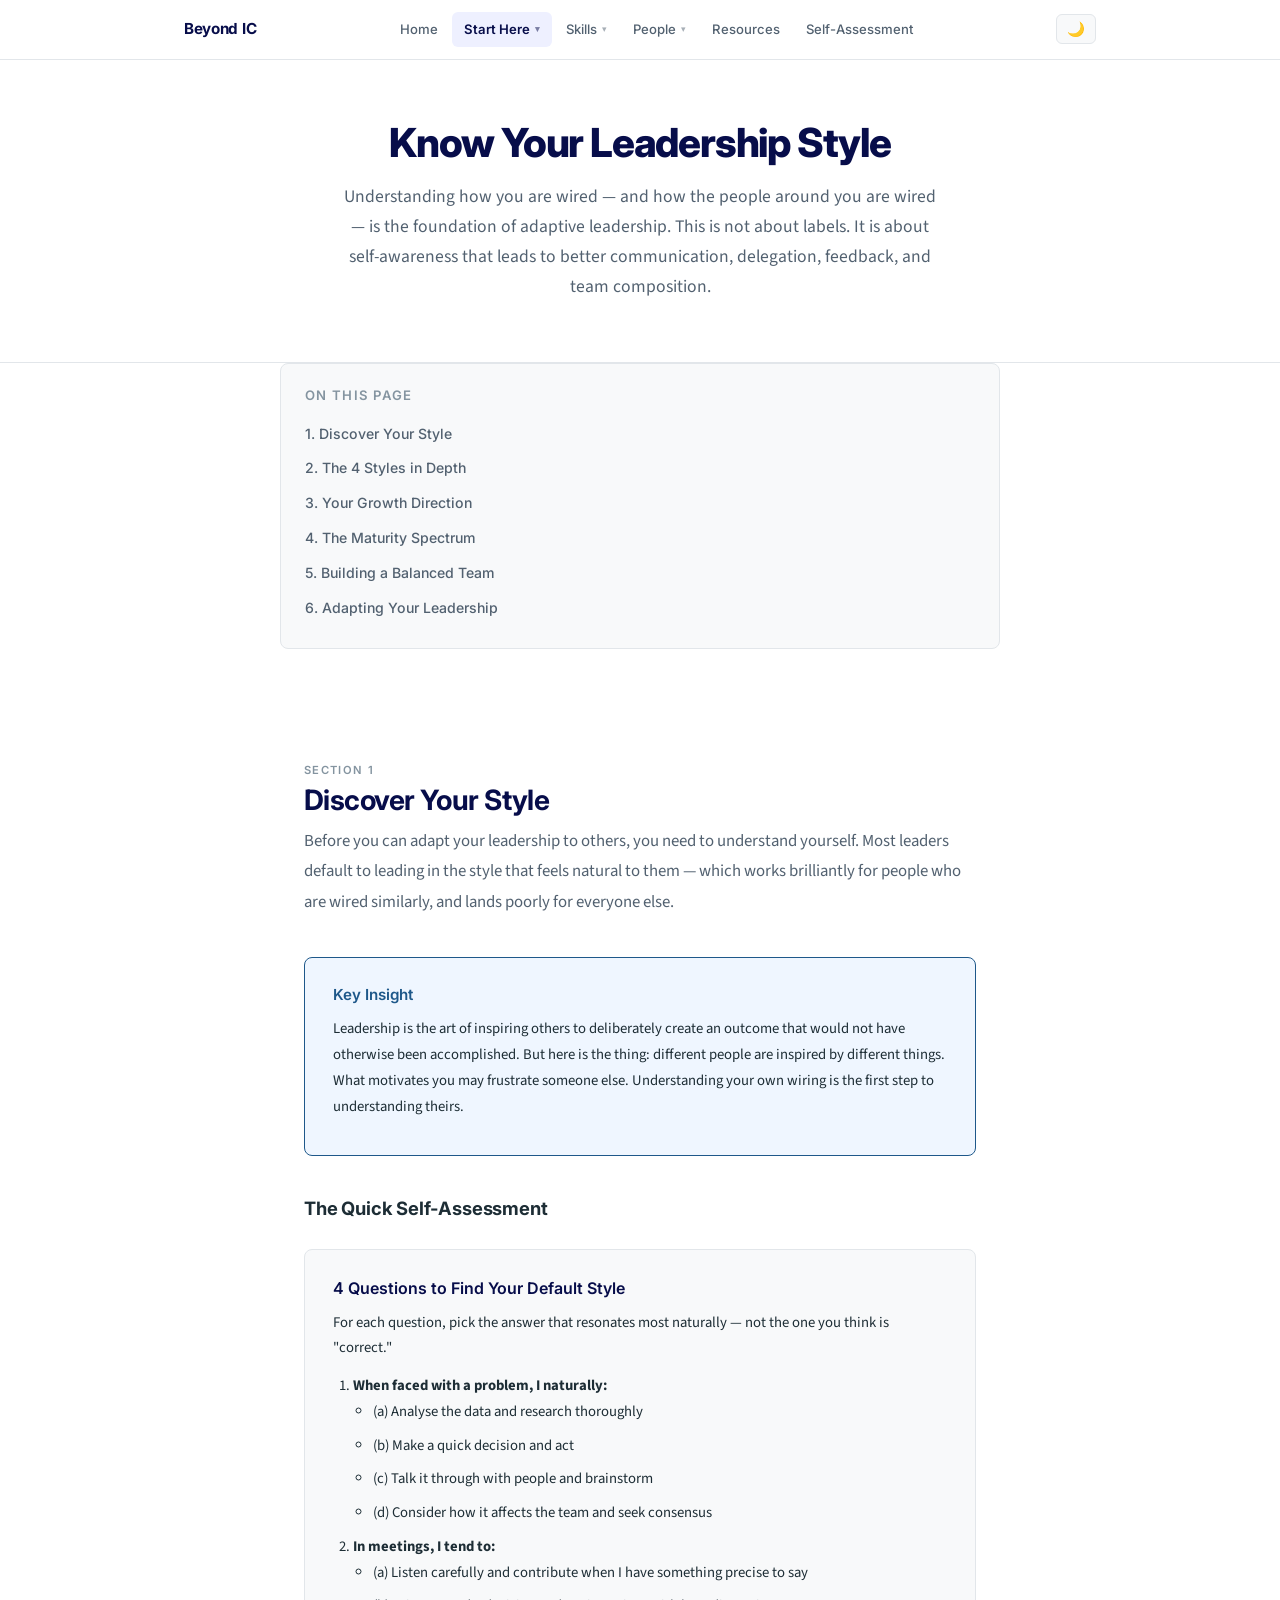
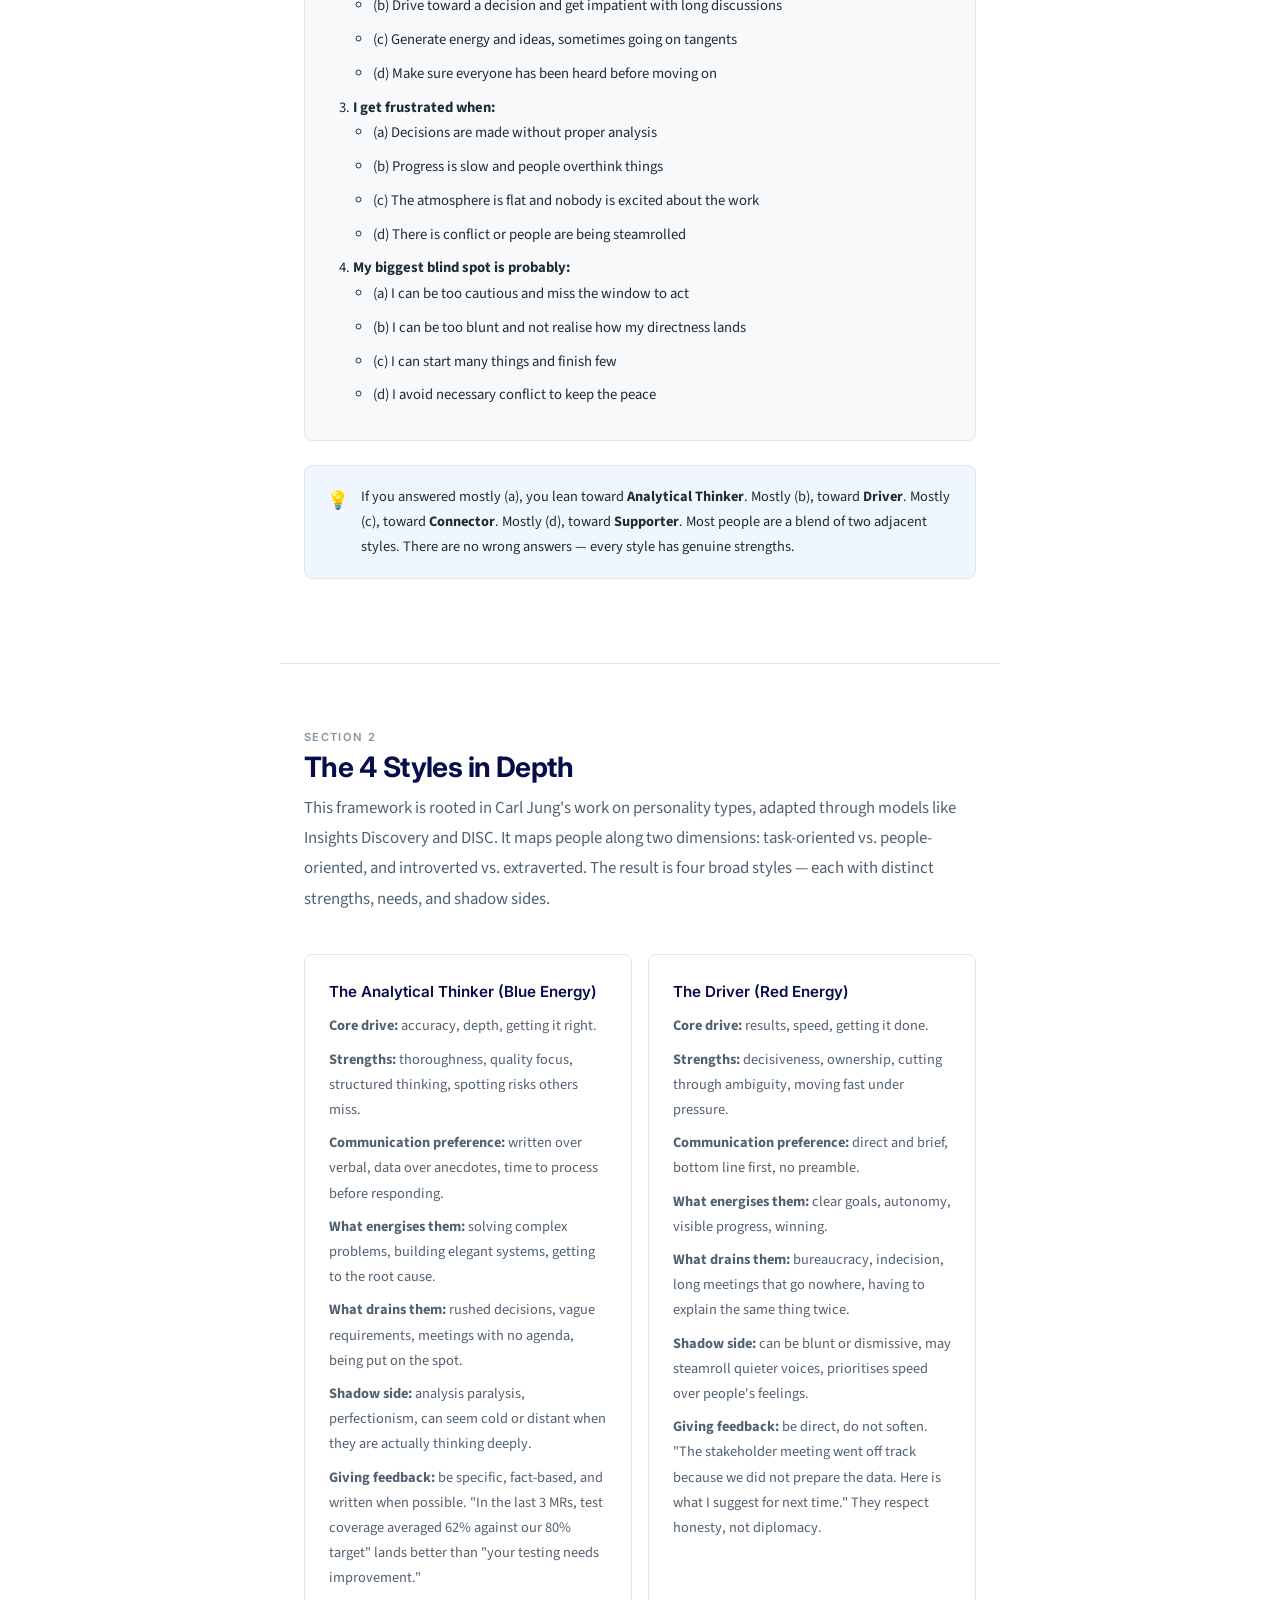
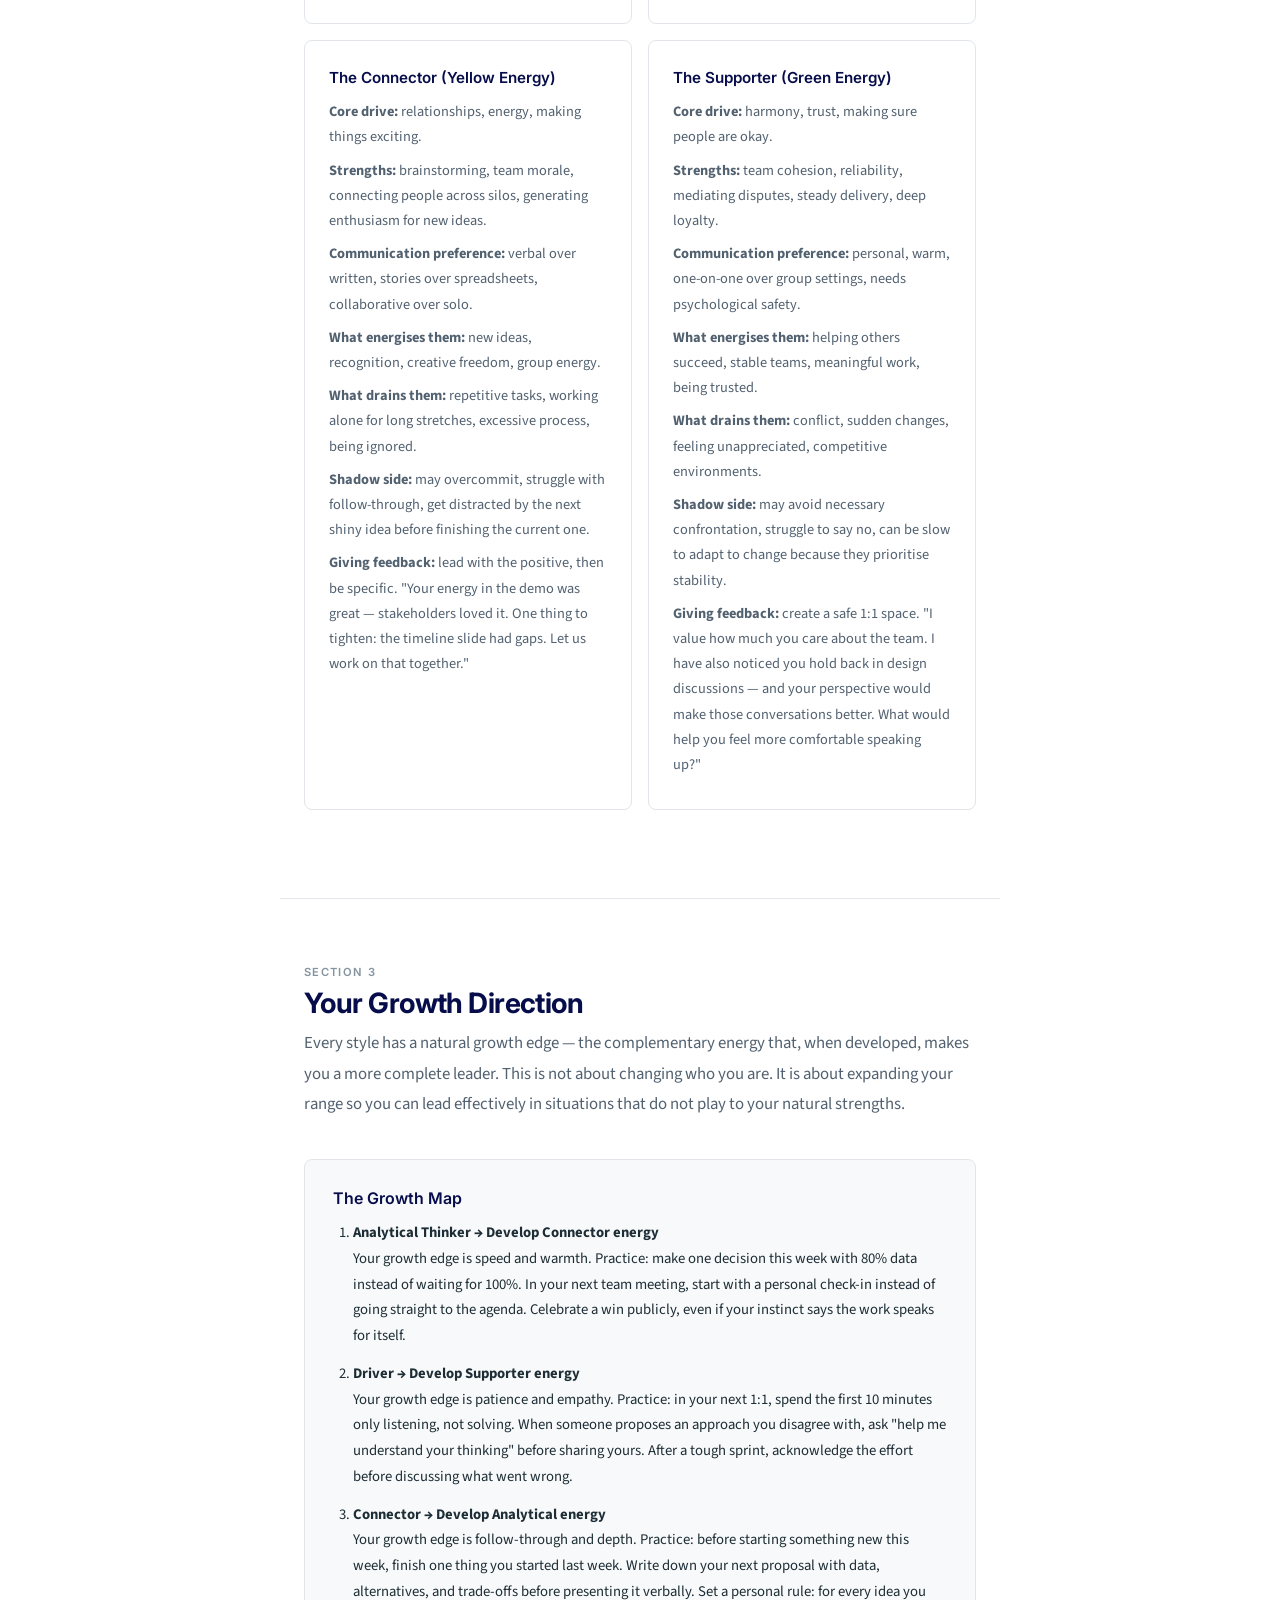
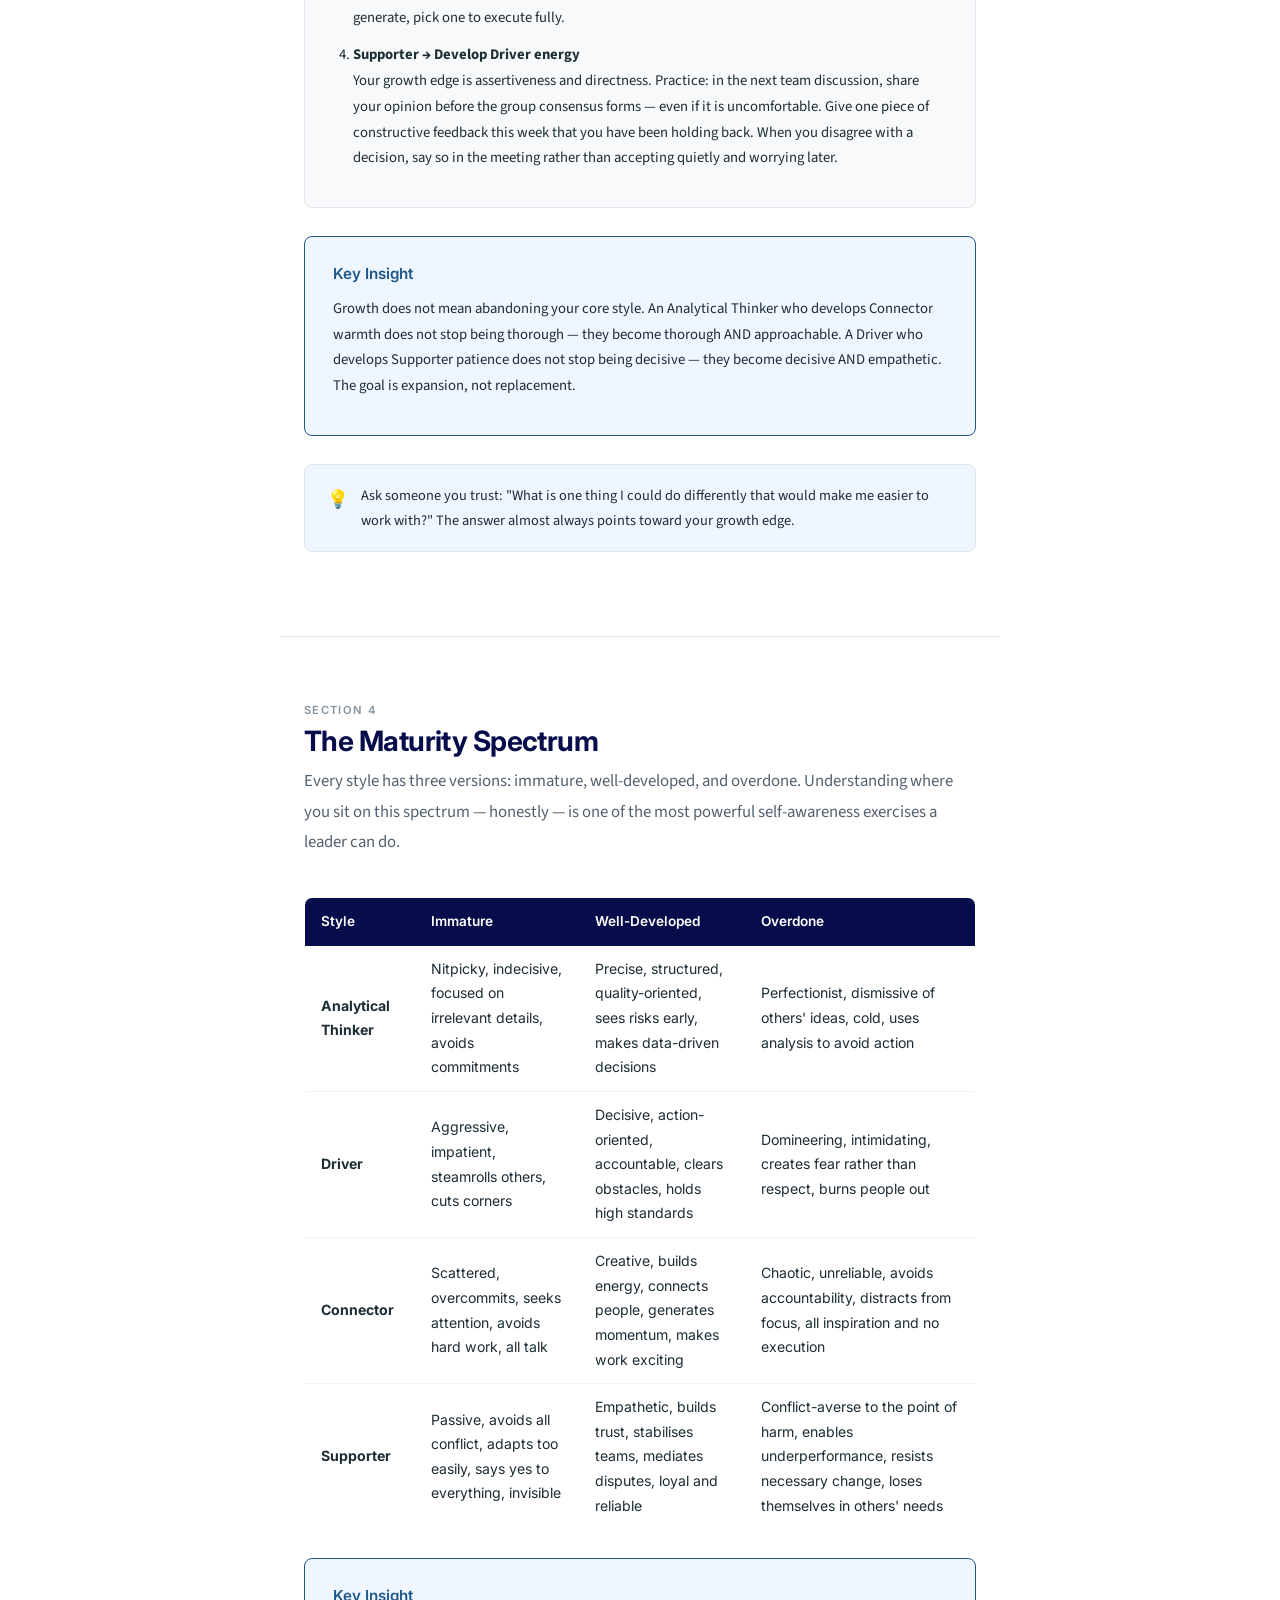
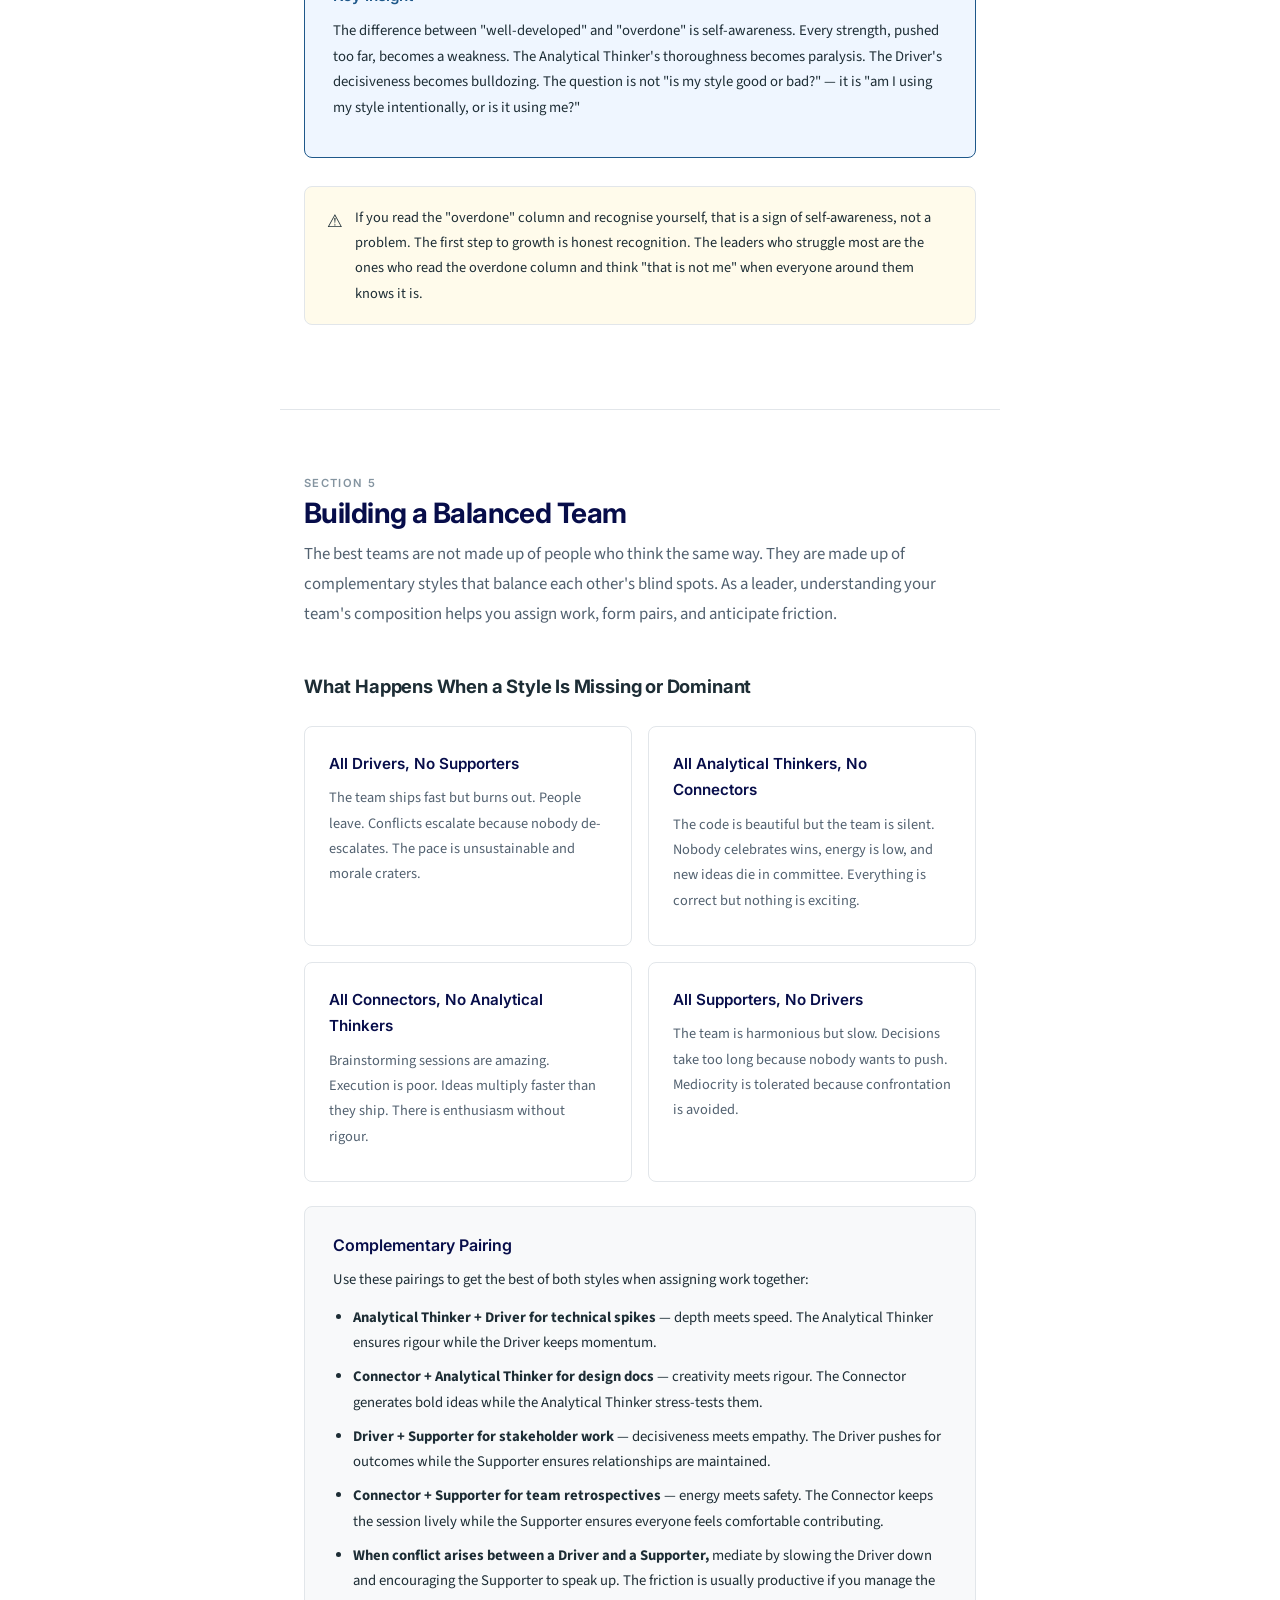
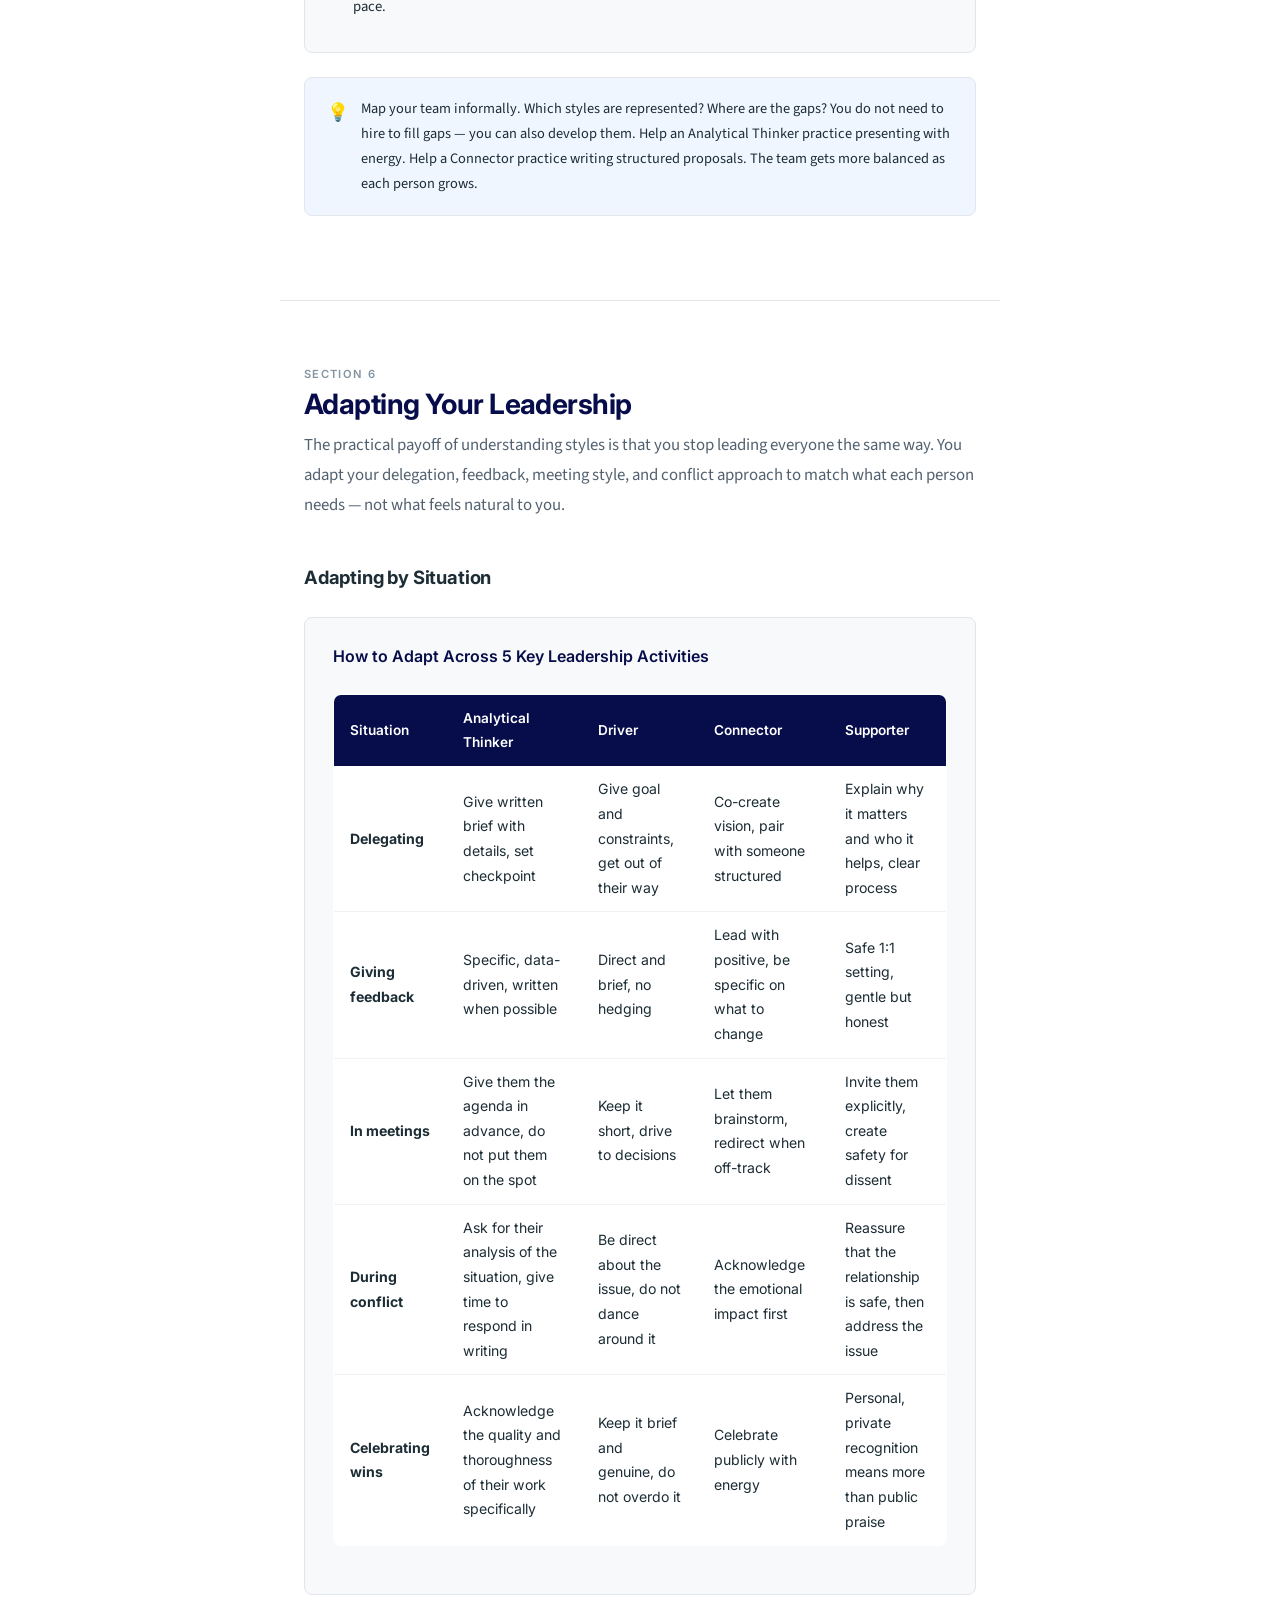
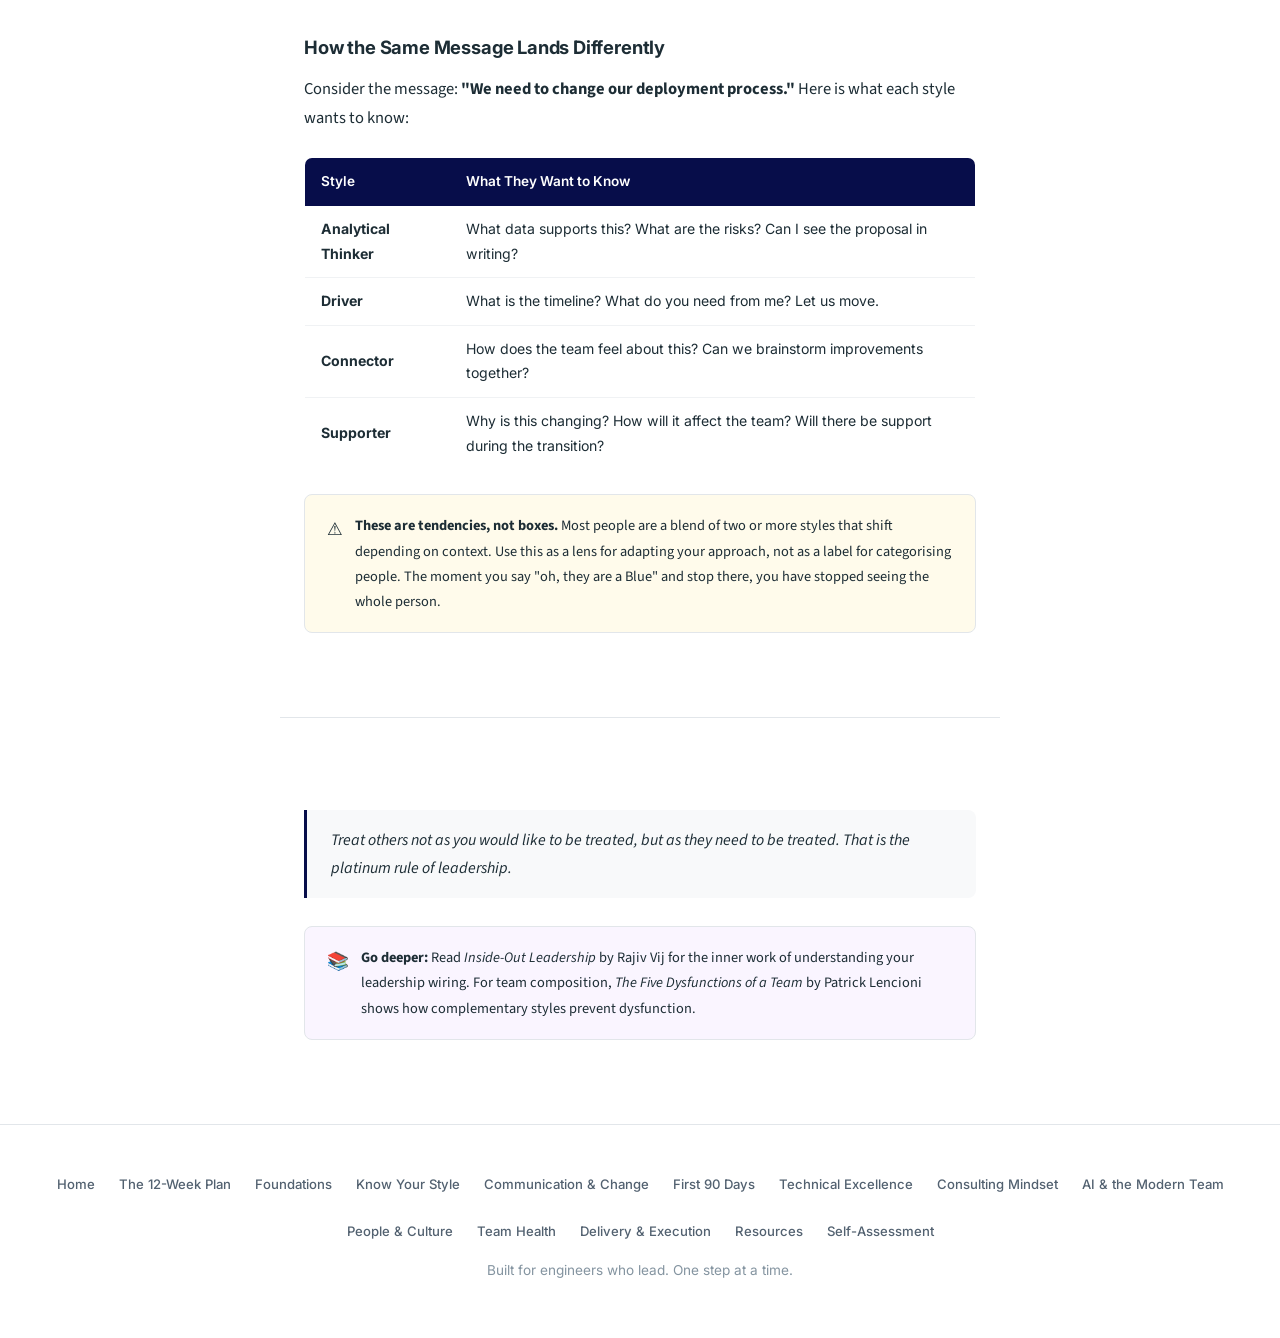
<file: leadership-styles.html>
<!DOCTYPE html>
<html lang="en" data-theme="light">
<head>
  <meta charset="UTF-8">
  <meta name="viewport" content="width=device-width, initial-scale=1.0">
  <title>Know Your Leadership Style &mdash; Beyond IC</title>
  <link rel="preconnect" href="https://fonts.googleapis.com">
  <link rel="preconnect" href="https://fonts.gstatic.com" crossorigin>
  <link href="https://fonts.googleapis.com/css2?family=Inter:wght@400;500;600;700;800&family=Source+Sans+3:wght@400;500;600;700&display=swap" rel="stylesheet">
  <link rel="stylesheet" href="css/styles.css">
</head>
<body data-current-page="leadership-styles.html">

  <!-- ─── NAV ─── -->
  <nav id="navbar">
    <div class="nav-inner">
      <a href="index.html" class="nav-brand">Beyond IC</a>
      <div class="nav-links" id="navLinks">
        <a href="index.html">Home</a>
        <div class="nav-dropdown">
          <button class="nav-dropdown-toggle">Start Here</button>
          <div class="nav-dropdown-menu">
            <a href="12-week-plan.html">The 12-Week Plan</a>
            <a href="foundations.html">Foundations</a>
            <a href="leadership-styles.html">Know Your Style</a>
            <a href="first-90-days.html">First 90 Days</a>
          </div>
        </div>
        <div class="nav-dropdown">
          <button class="nav-dropdown-toggle">Skills</button>
          <div class="nav-dropdown-menu">
            <a href="communication-change.html">Communication &amp; Change</a>
            <a href="technical-excellence.html">Technical Excellence</a>
            <a href="delivery-execution.html">Delivery &amp; Execution</a>
            <a href="consulting-mindset.html">Consulting Mindset</a>
            <a href="ai-modern-team.html">AI &amp; the Modern Team</a>
          </div>
        </div>
        <div class="nav-dropdown">
          <button class="nav-dropdown-toggle">People</button>
          <div class="nav-dropdown-menu">
            <a href="people-culture.html">People &amp; Culture</a>
            <a href="team-health.html">Team Health</a>
          </div>
        </div>
        <a href="resources.html">Resources</a>
        <a href="self-assessment.html">Self-Assessment</a>
      </div>
      <div class="nav-right">
        <button class="theme-toggle" id="themeBtn" onclick="toggleTheme()" aria-label="Toggle dark mode">&#127769;</button>
        <button class="hamburger" onclick="toggleMenu()" aria-label="Open menu">&#9776;</button>
      </div>
    </div>
  </nav>

  <!-- ─── PAGE HEADER ─── -->
  <div class="page-header">
    <h1>Know Your Leadership Style</h1>
    <p class="subtitle">Understanding how you are wired &mdash; and how the people around you are wired &mdash; is the foundation of adaptive leadership. This is not about labels. It is about self-awareness that leads to better communication, delegation, feedback, and team composition.</p>
  </div>

  <!-- ─── IN-PAGE TABLE OF CONTENTS ─── -->
  <div class="page-toc">
    <h4>On This Page</h4>
    <ul>
      <li><a href="#discover">1. Discover Your Style</a></li>
      <li><a href="#four-styles">2. The 4 Styles in Depth</a></li>
      <li><a href="#growth-direction">3. Your Growth Direction</a></li>
      <li><a href="#maturity">4. The Maturity Spectrum</a></li>
      <li><a href="#team-composition">5. Building a Balanced Team</a></li>
      <li><a href="#adaptive-leadership">6. Adapting Your Leadership</a></li>
    </ul>
  </div>

  <!-- ═══════════════════════════════════════════════════════════
       SECTION 1: DISCOVER YOUR STYLE
       ═══════════════════════════════════════════════════════════ -->
  <section class="fade-in" id="discover">
    <span class="section-num">Section 1</span>
    <h2>Discover Your Style</h2>
    <p class="section-intro">Before you can adapt your leadership to others, you need to understand yourself. Most leaders default to leading in the style that feels natural to them &mdash; which works brilliantly for people who are wired similarly, and lands poorly for everyone else.</p>

    <div class="key-insight">
      <h4>Key Insight</h4>
      <p>Leadership is the art of inspiring others to deliberately create an outcome that would not have otherwise been accomplished. But here is the thing: different people are inspired by different things. What motivates you may frustrate someone else. Understanding your own wiring is the first step to understanding theirs.</p>
    </div>

    <h3>The Quick Self-Assessment</h3>
    <div class="framework">
      <h4>4 Questions to Find Your Default Style</h4>
      <p>For each question, pick the answer that resonates most naturally &mdash; not the one you think is "correct."</p>
      <ol>
        <li>
          <strong>When faced with a problem, I naturally:</strong>
          <ul>
            <li>(a) Analyse the data and research thoroughly</li>
            <li>(b) Make a quick decision and act</li>
            <li>(c) Talk it through with people and brainstorm</li>
            <li>(d) Consider how it affects the team and seek consensus</li>
          </ul>
        </li>
        <li>
          <strong>In meetings, I tend to:</strong>
          <ul>
            <li>(a) Listen carefully and contribute when I have something precise to say</li>
            <li>(b) Drive toward a decision and get impatient with long discussions</li>
            <li>(c) Generate energy and ideas, sometimes going on tangents</li>
            <li>(d) Make sure everyone has been heard before moving on</li>
          </ul>
        </li>
        <li>
          <strong>I get frustrated when:</strong>
          <ul>
            <li>(a) Decisions are made without proper analysis</li>
            <li>(b) Progress is slow and people overthink things</li>
            <li>(c) The atmosphere is flat and nobody is excited about the work</li>
            <li>(d) There is conflict or people are being steamrolled</li>
          </ul>
        </li>
        <li>
          <strong>My biggest blind spot is probably:</strong>
          <ul>
            <li>(a) I can be too cautious and miss the window to act</li>
            <li>(b) I can be too blunt and not realise how my directness lands</li>
            <li>(c) I can start many things and finish few</li>
            <li>(d) I avoid necessary conflict to keep the peace</li>
          </ul>
        </li>
      </ol>
    </div>

    <div class="tip info-tip">
      <span class="tip-icon">&#128161;</span>
      <p>If you answered mostly (a), you lean toward <strong>Analytical Thinker</strong>. Mostly (b), toward <strong>Driver</strong>. Mostly (c), toward <strong>Connector</strong>. Mostly (d), toward <strong>Supporter</strong>. Most people are a blend of two adjacent styles. There are no wrong answers &mdash; every style has genuine strengths.</p>
    </div>
  </section>

  <div class="section-divider"></div>

  <!-- ═══════════════════════════════════════════════════════════
       SECTION 2: THE 4 STYLES IN DEPTH
       ═══════════════════════════════════════════════════════════ -->
  <section class="fade-in" id="four-styles">
    <span class="section-num">Section 2</span>
    <h2>The 4 Styles in Depth</h2>
    <p class="section-intro">This framework is rooted in Carl Jung's work on personality types, adapted through models like Insights Discovery and DISC. It maps people along two dimensions: task-oriented vs. people-oriented, and introverted vs. extraverted. The result is four broad styles &mdash; each with distinct strengths, needs, and shadow sides.</p>

    <div class="card-grid two-col">
      <div class="card">
        <h4>The Analytical Thinker (Blue Energy)</h4>
        <p><strong>Core drive:</strong> accuracy, depth, getting it right.</p>
        <p><strong>Strengths:</strong> thoroughness, quality focus, structured thinking, spotting risks others miss.</p>
        <p><strong>Communication preference:</strong> written over verbal, data over anecdotes, time to process before responding.</p>
        <p><strong>What energises them:</strong> solving complex problems, building elegant systems, getting to the root cause.</p>
        <p><strong>What drains them:</strong> rushed decisions, vague requirements, meetings with no agenda, being put on the spot.</p>
        <p><strong>Shadow side:</strong> analysis paralysis, perfectionism, can seem cold or distant when they are actually thinking deeply.</p>
        <p><strong>Giving feedback:</strong> be specific, fact-based, and written when possible. "In the last 3 MRs, test coverage averaged 62% against our 80% target" lands better than "your testing needs improvement."</p>
      </div>
      <div class="card">
        <h4>The Driver (Red Energy)</h4>
        <p><strong>Core drive:</strong> results, speed, getting it done.</p>
        <p><strong>Strengths:</strong> decisiveness, ownership, cutting through ambiguity, moving fast under pressure.</p>
        <p><strong>Communication preference:</strong> direct and brief, bottom line first, no preamble.</p>
        <p><strong>What energises them:</strong> clear goals, autonomy, visible progress, winning.</p>
        <p><strong>What drains them:</strong> bureaucracy, indecision, long meetings that go nowhere, having to explain the same thing twice.</p>
        <p><strong>Shadow side:</strong> can be blunt or dismissive, may steamroll quieter voices, prioritises speed over people's feelings.</p>
        <p><strong>Giving feedback:</strong> be direct, do not soften. "The stakeholder meeting went off track because we did not prepare the data. Here is what I suggest for next time." They respect honesty, not diplomacy.</p>
      </div>
      <div class="card">
        <h4>The Connector (Yellow Energy)</h4>
        <p><strong>Core drive:</strong> relationships, energy, making things exciting.</p>
        <p><strong>Strengths:</strong> brainstorming, team morale, connecting people across silos, generating enthusiasm for new ideas.</p>
        <p><strong>Communication preference:</strong> verbal over written, stories over spreadsheets, collaborative over solo.</p>
        <p><strong>What energises them:</strong> new ideas, recognition, creative freedom, group energy.</p>
        <p><strong>What drains them:</strong> repetitive tasks, working alone for long stretches, excessive process, being ignored.</p>
        <p><strong>Shadow side:</strong> may overcommit, struggle with follow-through, get distracted by the next shiny idea before finishing the current one.</p>
        <p><strong>Giving feedback:</strong> lead with the positive, then be specific. "Your energy in the demo was great &mdash; stakeholders loved it. One thing to tighten: the timeline slide had gaps. Let us work on that together."</p>
      </div>
      <div class="card">
        <h4>The Supporter (Green Energy)</h4>
        <p><strong>Core drive:</strong> harmony, trust, making sure people are okay.</p>
        <p><strong>Strengths:</strong> team cohesion, reliability, mediating disputes, steady delivery, deep loyalty.</p>
        <p><strong>Communication preference:</strong> personal, warm, one-on-one over group settings, needs psychological safety.</p>
        <p><strong>What energises them:</strong> helping others succeed, stable teams, meaningful work, being trusted.</p>
        <p><strong>What drains them:</strong> conflict, sudden changes, feeling unappreciated, competitive environments.</p>
        <p><strong>Shadow side:</strong> may avoid necessary confrontation, struggle to say no, can be slow to adapt to change because they prioritise stability.</p>
        <p><strong>Giving feedback:</strong> create a safe 1:1 space. "I value how much you care about the team. I have also noticed you hold back in design discussions &mdash; and your perspective would make those conversations better. What would help you feel more comfortable speaking up?"</p>
      </div>
    </div>
  </section>

  <div class="section-divider"></div>

  <!-- ═══════════════════════════════════════════════════════════
       SECTION 3: YOUR GROWTH DIRECTION
       ═══════════════════════════════════════════════════════════ -->
  <section class="fade-in" id="growth-direction">
    <span class="section-num">Section 3</span>
    <h2>Your Growth Direction</h2>
    <p class="section-intro">Every style has a natural growth edge &mdash; the complementary energy that, when developed, makes you a more complete leader. This is not about changing who you are. It is about expanding your range so you can lead effectively in situations that do not play to your natural strengths.</p>

    <div class="framework">
      <h4>The Growth Map</h4>
      <ol>
        <li>
          <strong>Analytical Thinker &rarr; Develop Connector energy</strong>
          <p>Your growth edge is speed and warmth. Practice: make one decision this week with 80% data instead of waiting for 100%. In your next team meeting, start with a personal check-in instead of going straight to the agenda. Celebrate a win publicly, even if your instinct says the work speaks for itself.</p>
        </li>
        <li>
          <strong>Driver &rarr; Develop Supporter energy</strong>
          <p>Your growth edge is patience and empathy. Practice: in your next 1:1, spend the first 10 minutes only listening, not solving. When someone proposes an approach you disagree with, ask "help me understand your thinking" before sharing yours. After a tough sprint, acknowledge the effort before discussing what went wrong.</p>
        </li>
        <li>
          <strong>Connector &rarr; Develop Analytical energy</strong>
          <p>Your growth edge is follow-through and depth. Practice: before starting something new this week, finish one thing you started last week. Write down your next proposal with data, alternatives, and trade-offs before presenting it verbally. Set a personal rule: for every idea you generate, pick one to execute fully.</p>
        </li>
        <li>
          <strong>Supporter &rarr; Develop Driver energy</strong>
          <p>Your growth edge is assertiveness and directness. Practice: in the next team discussion, share your opinion before the group consensus forms &mdash; even if it is uncomfortable. Give one piece of constructive feedback this week that you have been holding back. When you disagree with a decision, say so in the meeting rather than accepting quietly and worrying later.</p>
        </li>
      </ol>
    </div>

    <div class="key-insight">
      <h4>Key Insight</h4>
      <p>Growth does not mean abandoning your core style. An Analytical Thinker who develops Connector warmth does not stop being thorough &mdash; they become thorough AND approachable. A Driver who develops Supporter patience does not stop being decisive &mdash; they become decisive AND empathetic. The goal is expansion, not replacement.</p>
    </div>

    <div class="tip info-tip">
      <span class="tip-icon">&#128161;</span>
      <p>Ask someone you trust: "What is one thing I could do differently that would make me easier to work with?" The answer almost always points toward your growth edge.</p>
    </div>
  </section>

  <div class="section-divider"></div>

  <!-- ═══════════════════════════════════════════════════════════
       SECTION 4: THE MATURITY SPECTRUM
       ═══════════════════════════════════════════════════════════ -->
  <section class="fade-in" id="maturity">
    <span class="section-num">Section 4</span>
    <h2>The Maturity Spectrum</h2>
    <p class="section-intro">Every style has three versions: immature, well-developed, and overdone. Understanding where you sit on this spectrum &mdash; honestly &mdash; is one of the most powerful self-awareness exercises a leader can do.</p>

    <table class="comparison">
      <thead>
        <tr>
          <th>Style</th>
          <th>Immature</th>
          <th>Well-Developed</th>
          <th>Overdone</th>
        </tr>
      </thead>
      <tbody>
        <tr>
          <td><strong>Analytical Thinker</strong></td>
          <td>Nitpicky, indecisive, focused on irrelevant details, avoids commitments</td>
          <td>Precise, structured, quality-oriented, sees risks early, makes data-driven decisions</td>
          <td>Perfectionist, dismissive of others' ideas, cold, uses analysis to avoid action</td>
        </tr>
        <tr>
          <td><strong>Driver</strong></td>
          <td>Aggressive, impatient, steamrolls others, cuts corners</td>
          <td>Decisive, action-oriented, accountable, clears obstacles, holds high standards</td>
          <td>Domineering, intimidating, creates fear rather than respect, burns people out</td>
        </tr>
        <tr>
          <td><strong>Connector</strong></td>
          <td>Scattered, overcommits, seeks attention, avoids hard work, all talk</td>
          <td>Creative, builds energy, connects people, generates momentum, makes work exciting</td>
          <td>Chaotic, unreliable, avoids accountability, distracts from focus, all inspiration and no execution</td>
        </tr>
        <tr>
          <td><strong>Supporter</strong></td>
          <td>Passive, avoids all conflict, adapts too easily, says yes to everything, invisible</td>
          <td>Empathetic, builds trust, stabilises teams, mediates disputes, loyal and reliable</td>
          <td>Conflict-averse to the point of harm, enables underperformance, resists necessary change, loses themselves in others' needs</td>
        </tr>
      </tbody>
    </table>

    <div class="key-insight">
      <h4>Key Insight</h4>
      <p>The difference between "well-developed" and "overdone" is self-awareness. Every strength, pushed too far, becomes a weakness. The Analytical Thinker's thoroughness becomes paralysis. The Driver's decisiveness becomes bulldozing. The question is not "is my style good or bad?" &mdash; it is "am I using my style intentionally, or is it using me?"</p>
    </div>

    <div class="tip warning-tip">
      <span class="tip-icon">&#9888;</span>
      <p>If you read the "overdone" column and recognise yourself, that is a sign of self-awareness, not a problem. The first step to growth is honest recognition. The leaders who struggle most are the ones who read the overdone column and think "that is not me" when everyone around them knows it is.</p>
    </div>
  </section>

  <div class="section-divider"></div>

  <!-- ═══════════════════════════════════════════════════════════
       SECTION 5: BUILDING A BALANCED TEAM
       ═══════════════════════════════════════════════════════════ -->
  <section class="fade-in" id="team-composition">
    <span class="section-num">Section 5</span>
    <h2>Building a Balanced Team</h2>
    <p class="section-intro">The best teams are not made up of people who think the same way. They are made up of complementary styles that balance each other's blind spots. As a leader, understanding your team's composition helps you assign work, form pairs, and anticipate friction.</p>

    <h3>What Happens When a Style Is Missing or Dominant</h3>
    <div class="card-grid two-col">
      <div class="card">
        <h4>All Drivers, No Supporters</h4>
        <p>The team ships fast but burns out. People leave. Conflicts escalate because nobody de-escalates. The pace is unsustainable and morale craters.</p>
      </div>
      <div class="card">
        <h4>All Analytical Thinkers, No Connectors</h4>
        <p>The code is beautiful but the team is silent. Nobody celebrates wins, energy is low, and new ideas die in committee. Everything is correct but nothing is exciting.</p>
      </div>
      <div class="card">
        <h4>All Connectors, No Analytical Thinkers</h4>
        <p>Brainstorming sessions are amazing. Execution is poor. Ideas multiply faster than they ship. There is enthusiasm without rigour.</p>
      </div>
      <div class="card">
        <h4>All Supporters, No Drivers</h4>
        <p>The team is harmonious but slow. Decisions take too long because nobody wants to push. Mediocrity is tolerated because confrontation is avoided.</p>
      </div>
    </div>

    <div class="framework">
      <h4>Complementary Pairing</h4>
      <p>Use these pairings to get the best of both styles when assigning work together:</p>
      <ul>
        <li><strong>Analytical Thinker + Driver for technical spikes</strong> &mdash; depth meets speed. The Analytical Thinker ensures rigour while the Driver keeps momentum.</li>
        <li><strong>Connector + Analytical Thinker for design docs</strong> &mdash; creativity meets rigour. The Connector generates bold ideas while the Analytical Thinker stress-tests them.</li>
        <li><strong>Driver + Supporter for stakeholder work</strong> &mdash; decisiveness meets empathy. The Driver pushes for outcomes while the Supporter ensures relationships are maintained.</li>
        <li><strong>Connector + Supporter for team retrospectives</strong> &mdash; energy meets safety. The Connector keeps the session lively while the Supporter ensures everyone feels comfortable contributing.</li>
        <li><strong>When conflict arises between a Driver and a Supporter,</strong> mediate by slowing the Driver down and encouraging the Supporter to speak up. The friction is usually productive if you manage the pace.</li>
      </ul>
    </div>

    <div class="tip info-tip">
      <span class="tip-icon">&#128161;</span>
      <p>Map your team informally. Which styles are represented? Where are the gaps? You do not need to hire to fill gaps &mdash; you can also develop them. Help an Analytical Thinker practice presenting with energy. Help a Connector practice writing structured proposals. The team gets more balanced as each person grows.</p>
    </div>
  </section>

  <div class="section-divider"></div>

  <!-- ═══════════════════════════════════════════════════════════
       SECTION 6: ADAPTING YOUR LEADERSHIP
       ═══════════════════════════════════════════════════════════ -->
  <section class="fade-in" id="adaptive-leadership">
    <span class="section-num">Section 6</span>
    <h2>Adapting Your Leadership</h2>
    <p class="section-intro">The practical payoff of understanding styles is that you stop leading everyone the same way. You adapt your delegation, feedback, meeting style, and conflict approach to match what each person needs &mdash; not what feels natural to you.</p>

    <h3>Adapting by Situation</h3>
    <div class="framework">
      <h4>How to Adapt Across 5 Key Leadership Activities</h4>
      <table class="comparison">
        <thead>
          <tr>
            <th>Situation</th>
            <th>Analytical Thinker</th>
            <th>Driver</th>
            <th>Connector</th>
            <th>Supporter</th>
          </tr>
        </thead>
        <tbody>
          <tr>
            <td><strong>Delegating</strong></td>
            <td>Give written brief with details, set checkpoint</td>
            <td>Give goal and constraints, get out of their way</td>
            <td>Co-create vision, pair with someone structured</td>
            <td>Explain why it matters and who it helps, clear process</td>
          </tr>
          <tr>
            <td><strong>Giving feedback</strong></td>
            <td>Specific, data-driven, written when possible</td>
            <td>Direct and brief, no hedging</td>
            <td>Lead with positive, be specific on what to change</td>
            <td>Safe 1:1 setting, gentle but honest</td>
          </tr>
          <tr>
            <td><strong>In meetings</strong></td>
            <td>Give them the agenda in advance, do not put them on the spot</td>
            <td>Keep it short, drive to decisions</td>
            <td>Let them brainstorm, redirect when off-track</td>
            <td>Invite them explicitly, create safety for dissent</td>
          </tr>
          <tr>
            <td><strong>During conflict</strong></td>
            <td>Ask for their analysis of the situation, give time to respond in writing</td>
            <td>Be direct about the issue, do not dance around it</td>
            <td>Acknowledge the emotional impact first</td>
            <td>Reassure that the relationship is safe, then address the issue</td>
          </tr>
          <tr>
            <td><strong>Celebrating wins</strong></td>
            <td>Acknowledge the quality and thoroughness of their work specifically</td>
            <td>Keep it brief and genuine, do not overdo it</td>
            <td>Celebrate publicly with energy</td>
            <td>Personal, private recognition means more than public praise</td>
          </tr>
        </tbody>
      </table>
    </div>

    <h3>How the Same Message Lands Differently</h3>
    <p>Consider the message: <strong>"We need to change our deployment process."</strong> Here is what each style wants to know:</p>

    <table class="comparison">
      <thead>
        <tr>
          <th>Style</th>
          <th>What They Want to Know</th>
        </tr>
      </thead>
      <tbody>
        <tr>
          <td><strong>Analytical Thinker</strong></td>
          <td>What data supports this? What are the risks? Can I see the proposal in writing?</td>
        </tr>
        <tr>
          <td><strong>Driver</strong></td>
          <td>What is the timeline? What do you need from me? Let us move.</td>
        </tr>
        <tr>
          <td><strong>Connector</strong></td>
          <td>How does the team feel about this? Can we brainstorm improvements together?</td>
        </tr>
        <tr>
          <td><strong>Supporter</strong></td>
          <td>Why is this changing? How will it affect the team? Will there be support during the transition?</td>
        </tr>
      </tbody>
    </table>

    <div class="tip warning-tip">
      <span class="tip-icon">&#9888;</span>
      <p><strong>These are tendencies, not boxes.</strong> Most people are a blend of two or more styles that shift depending on context. Use this as a lens for adapting your approach, not as a label for categorising people. The moment you say "oh, they are a Blue" and stop there, you have stopped seeing the whole person.</p>
    </div>
  </section>

  <div class="section-divider"></div>

  <!-- ─── CLOSING ─── -->
  <section class="fade-in">
    <div class="quote">
      <p>Treat others not as you would like to be treated, but as they need to be treated. That is the platinum rule of leadership.</p>
    </div>

    <div class="tip purple-tip">
      <span class="tip-icon">&#128218;</span>
      <p><strong>Go deeper:</strong> Read <em>Inside-Out Leadership</em> by Rajiv Vij for the inner work of understanding your leadership wiring. For team composition, <em>The Five Dysfunctions of a Team</em> by Patrick Lencioni shows how complementary styles prevent dysfunction.</p>
    </div>
  </section>

<!-- ─── FOOTER ─── -->
  <footer>
    <div class="footer-links">
      <a href="index.html">Home</a>
      <a href="12-week-plan.html">The 12-Week Plan</a>
      <a href="foundations.html">Foundations</a>
      <a href="leadership-styles.html">Know Your Style</a>
      <a href="communication-change.html">Communication &amp; Change</a>
      <a href="first-90-days.html">First 90 Days</a>
      <a href="technical-excellence.html">Technical Excellence</a>
      <a href="consulting-mindset.html">Consulting Mindset</a>
      <a href="ai-modern-team.html">AI &amp; the Modern Team</a>
      <a href="people-culture.html">People &amp; Culture</a>
      <a href="team-health.html">Team Health</a>
      <a href="delivery-execution.html">Delivery &amp; Execution</a>
      <a href="resources.html">Resources</a>
      <a href="self-assessment.html">Self-Assessment</a>
    </div>
    <p>Built for engineers who lead. One step at a time.</p>
  </footer>

  <script src="js/script.js"></script>
</body>
</html>
</file>
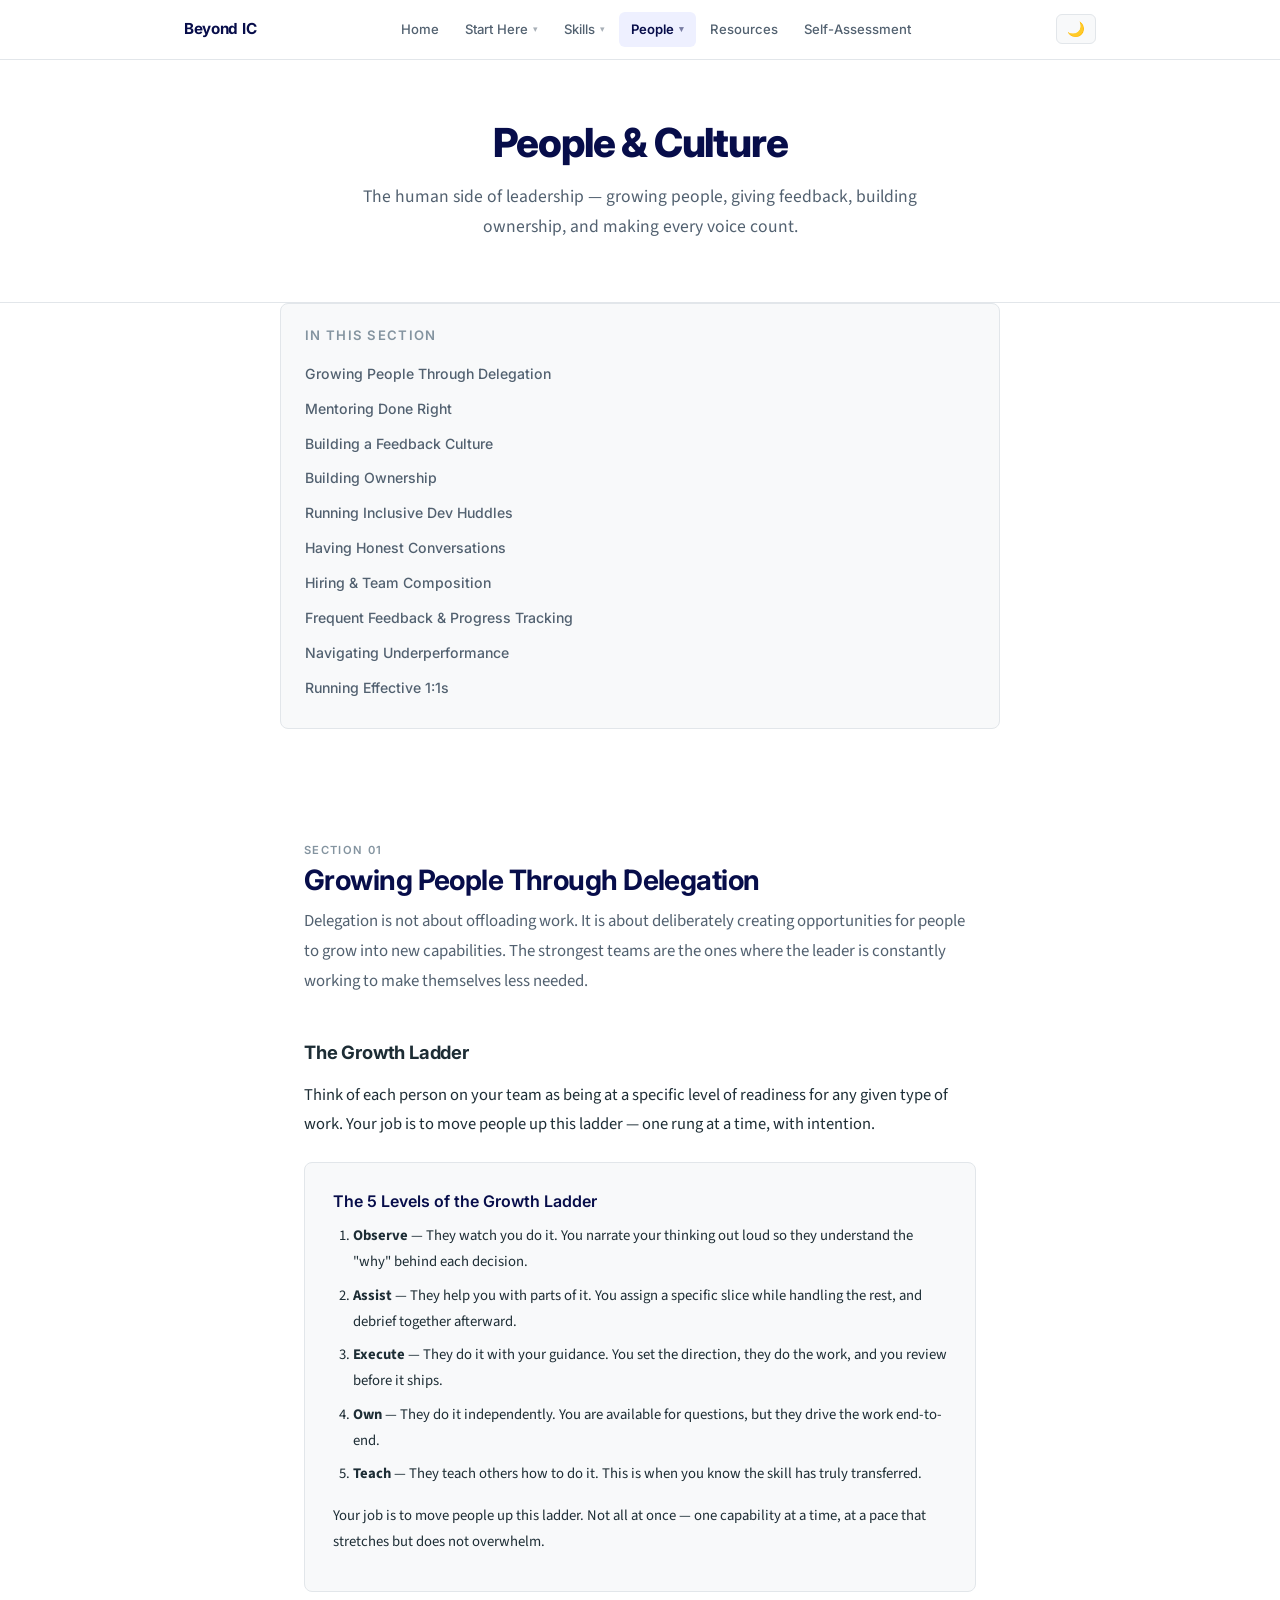
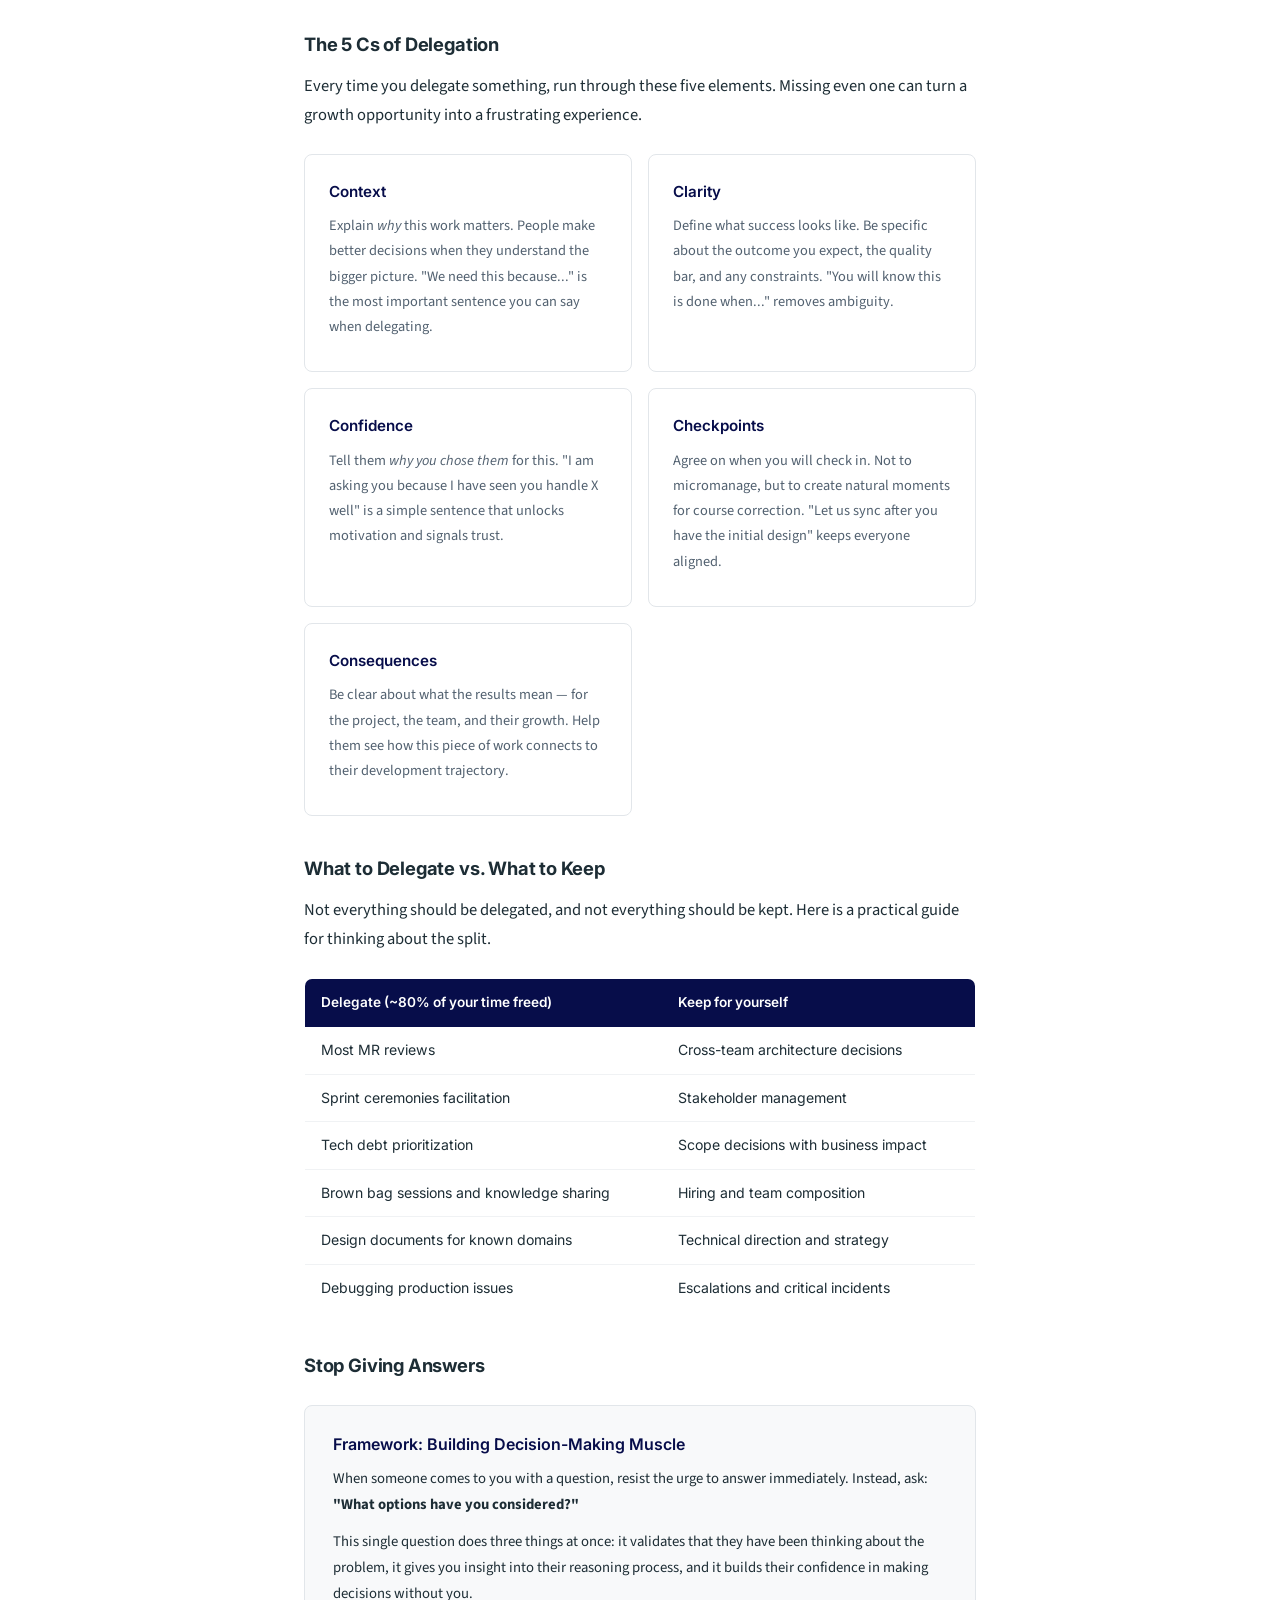
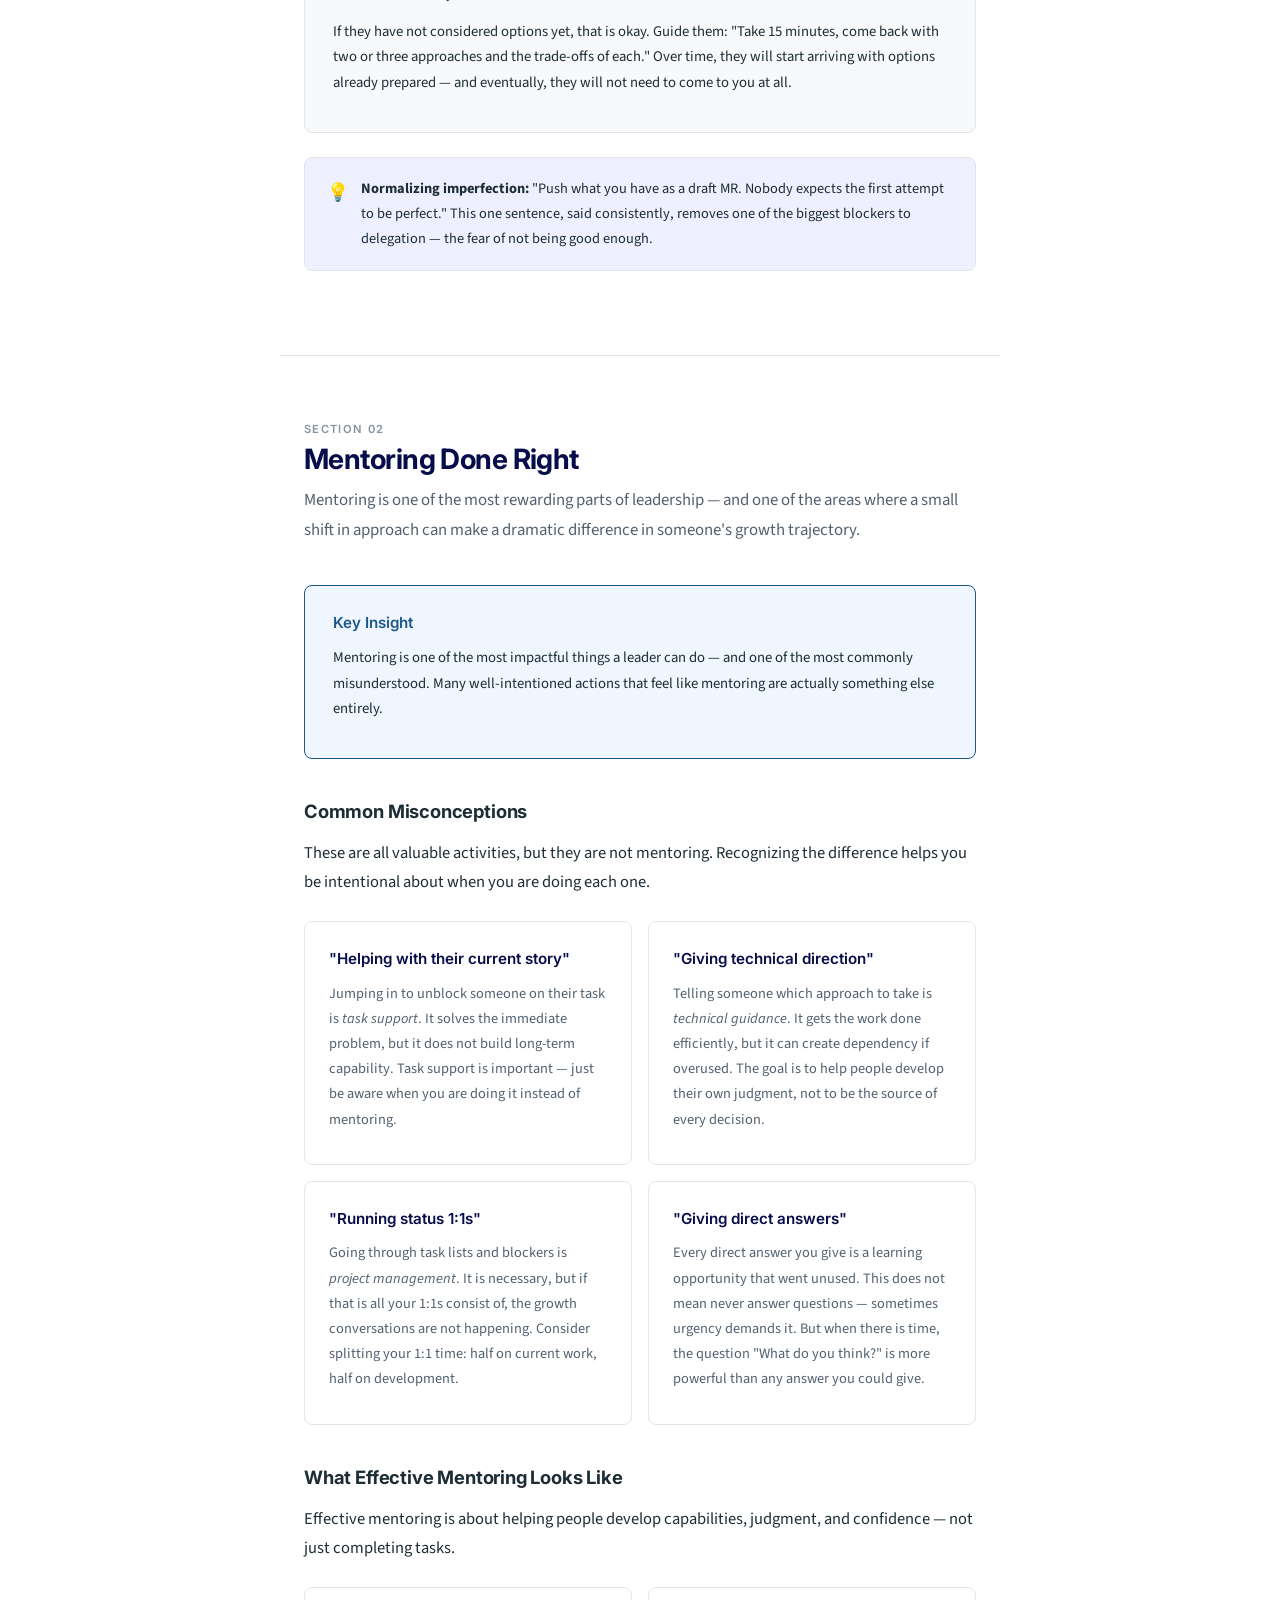
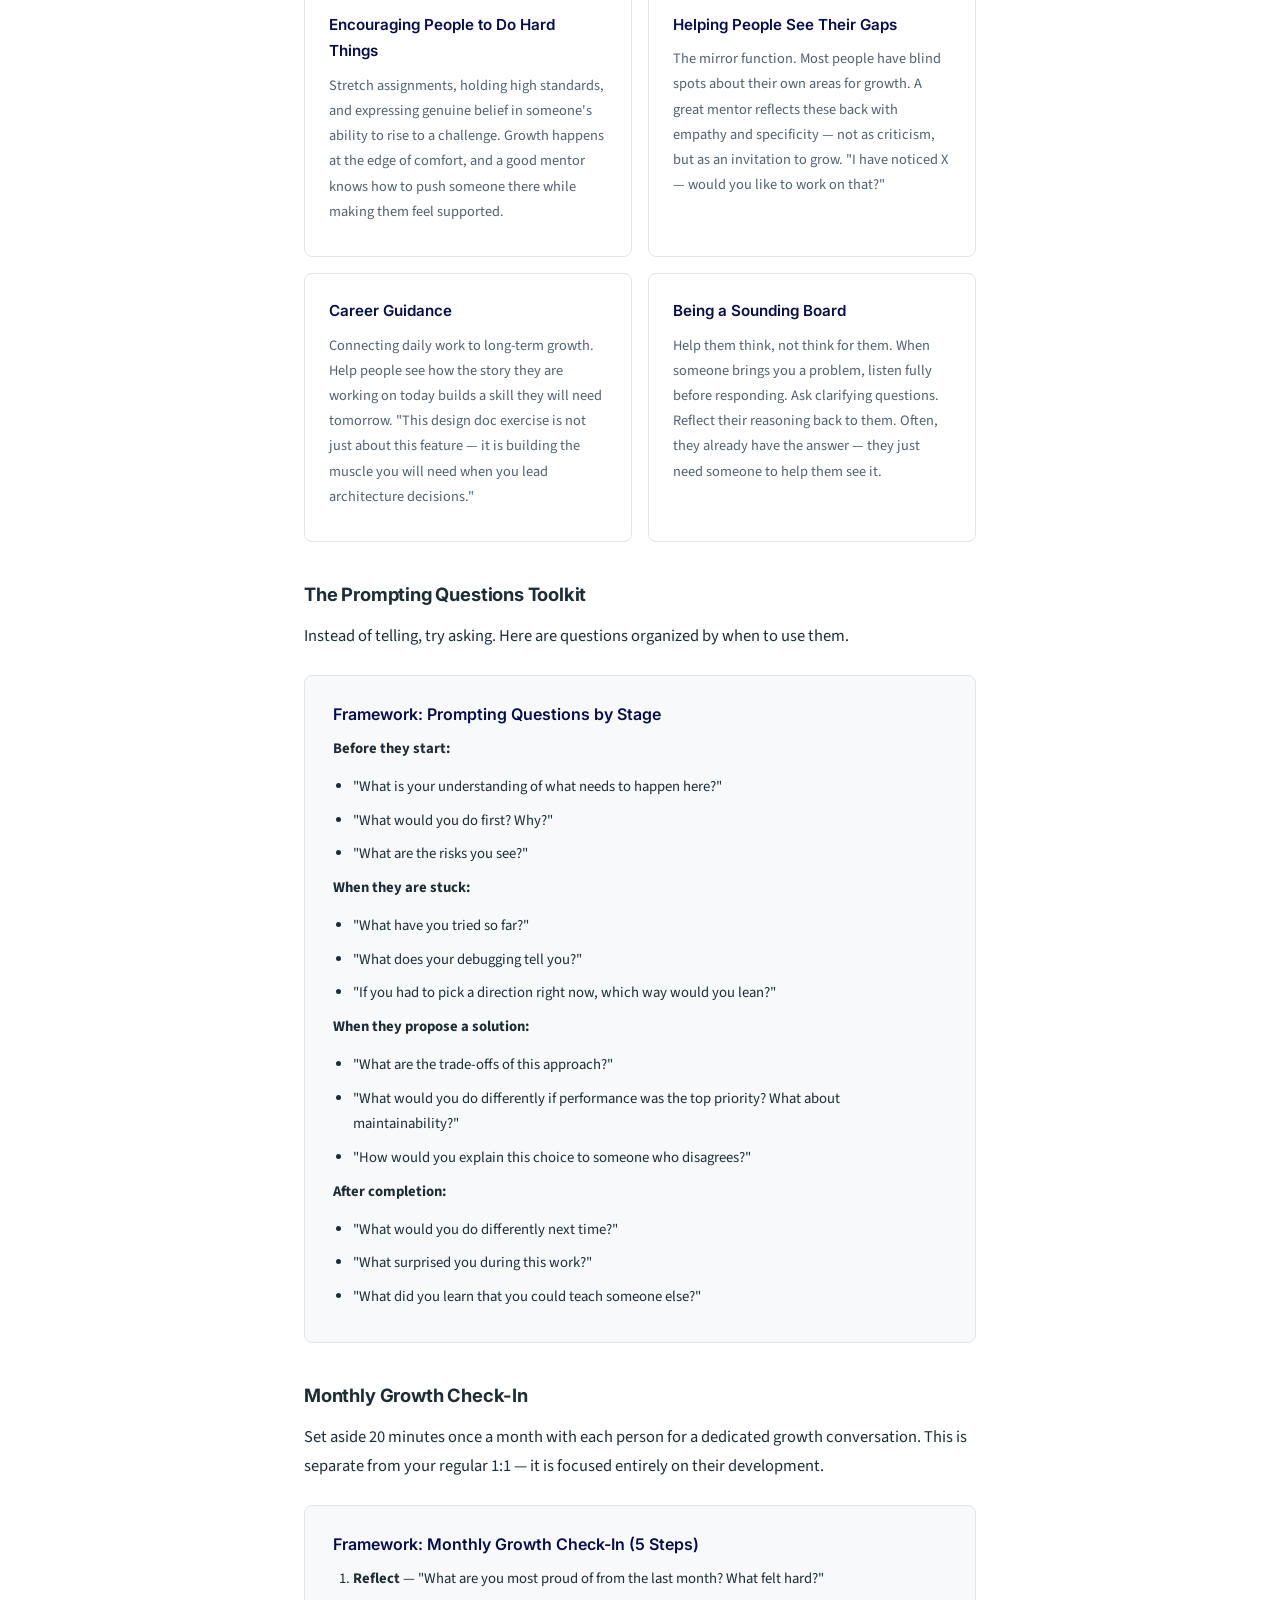
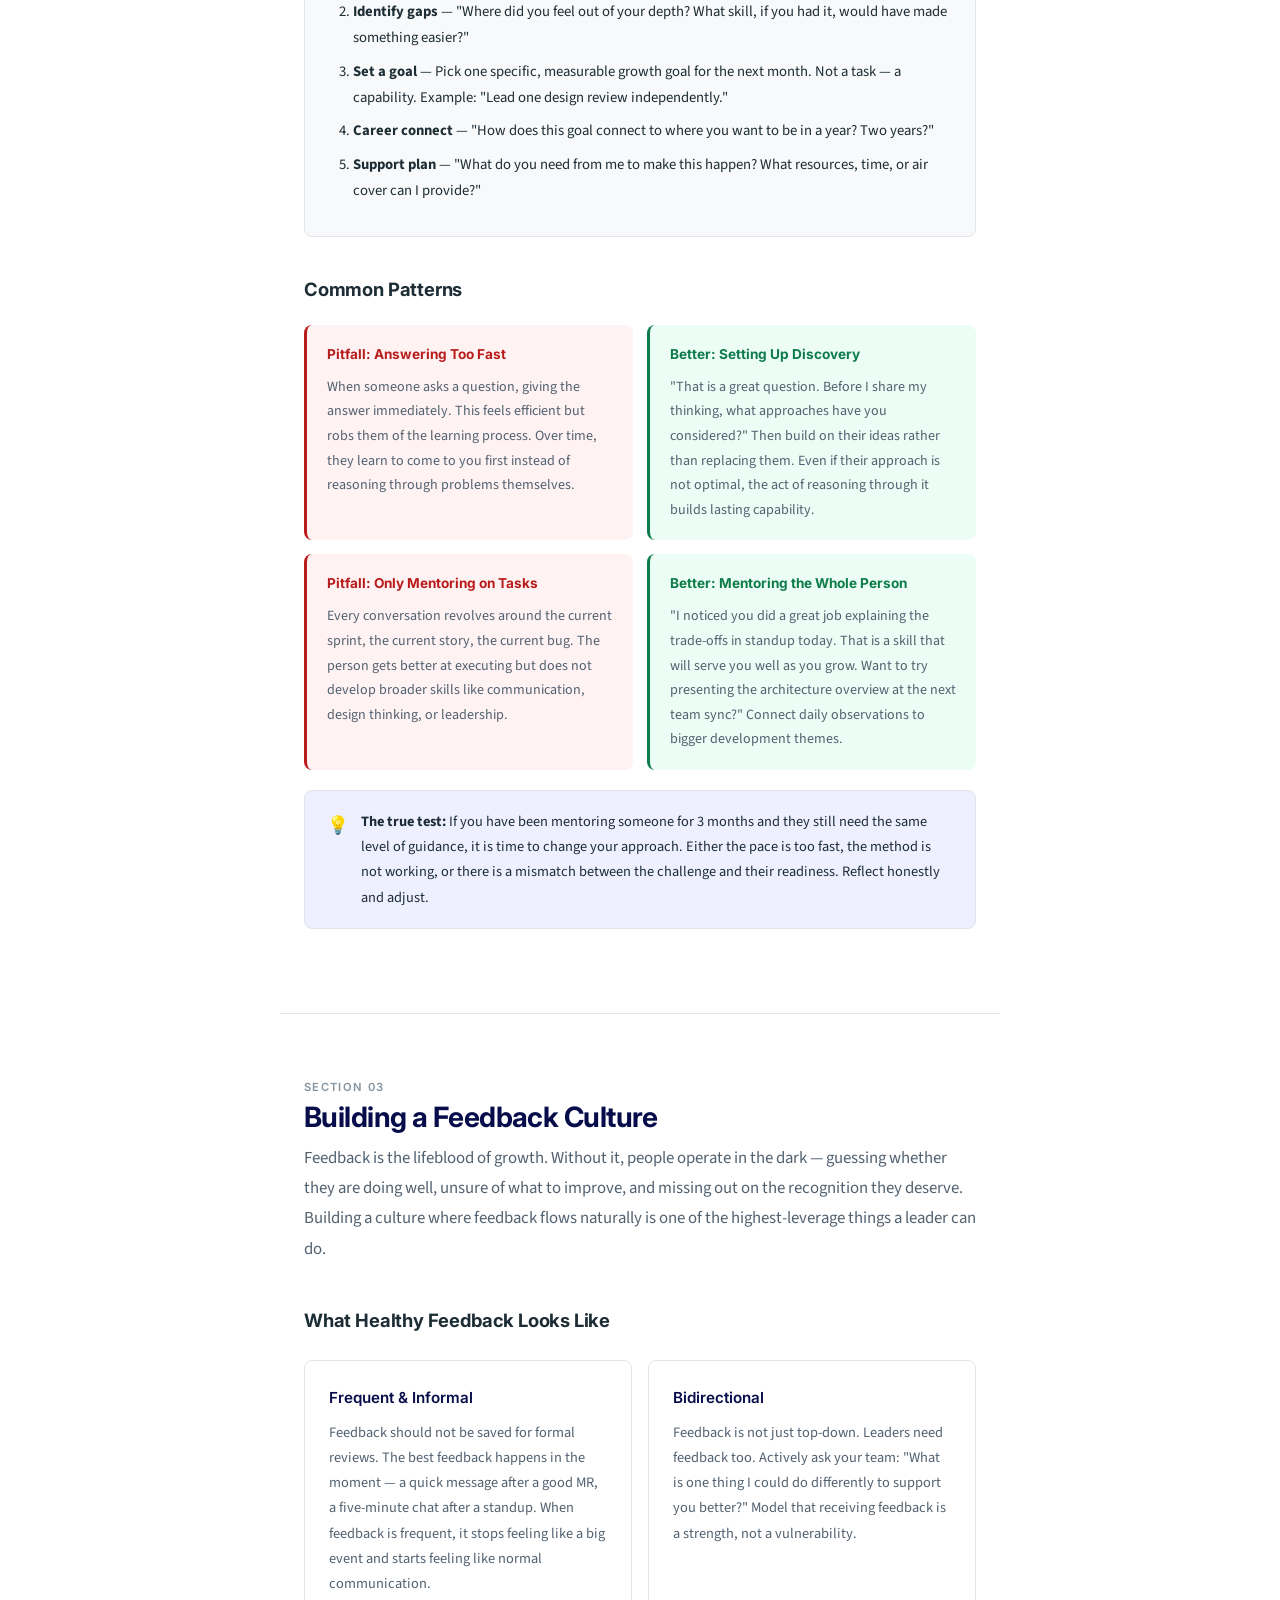
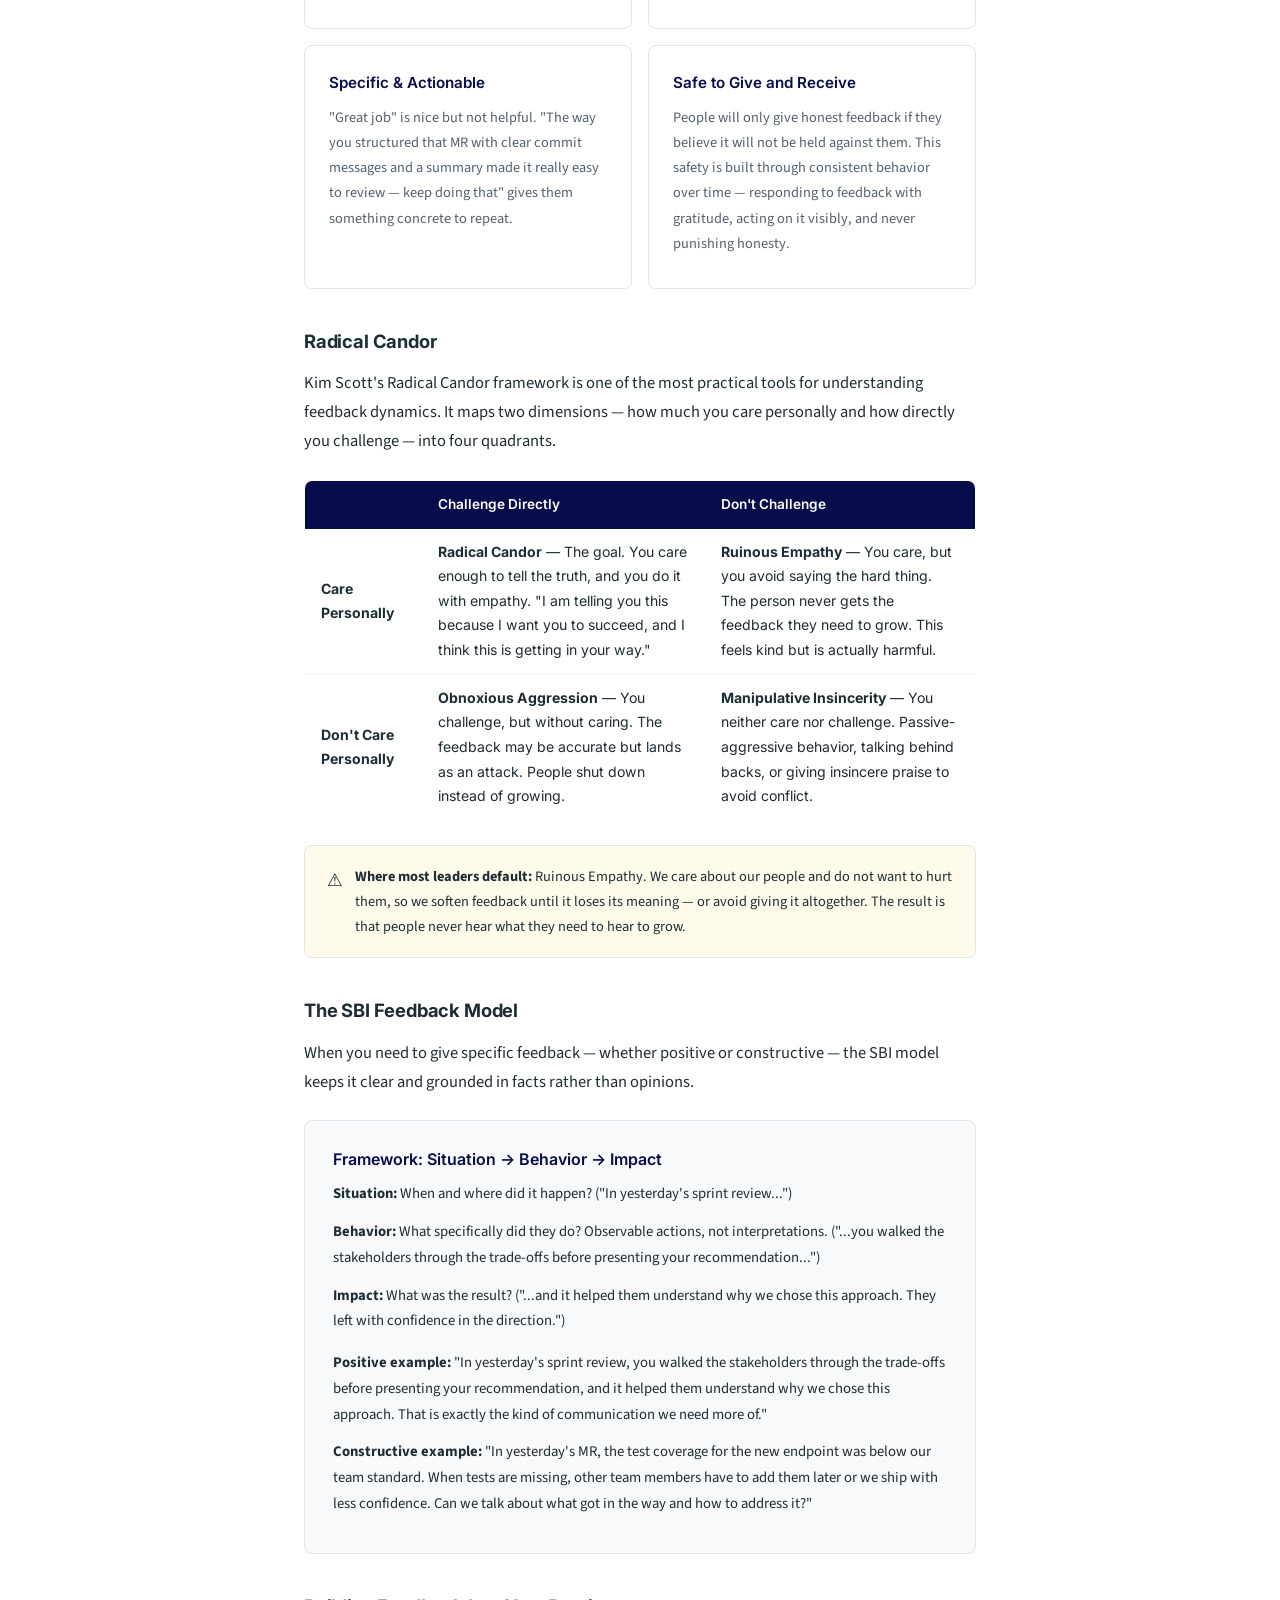
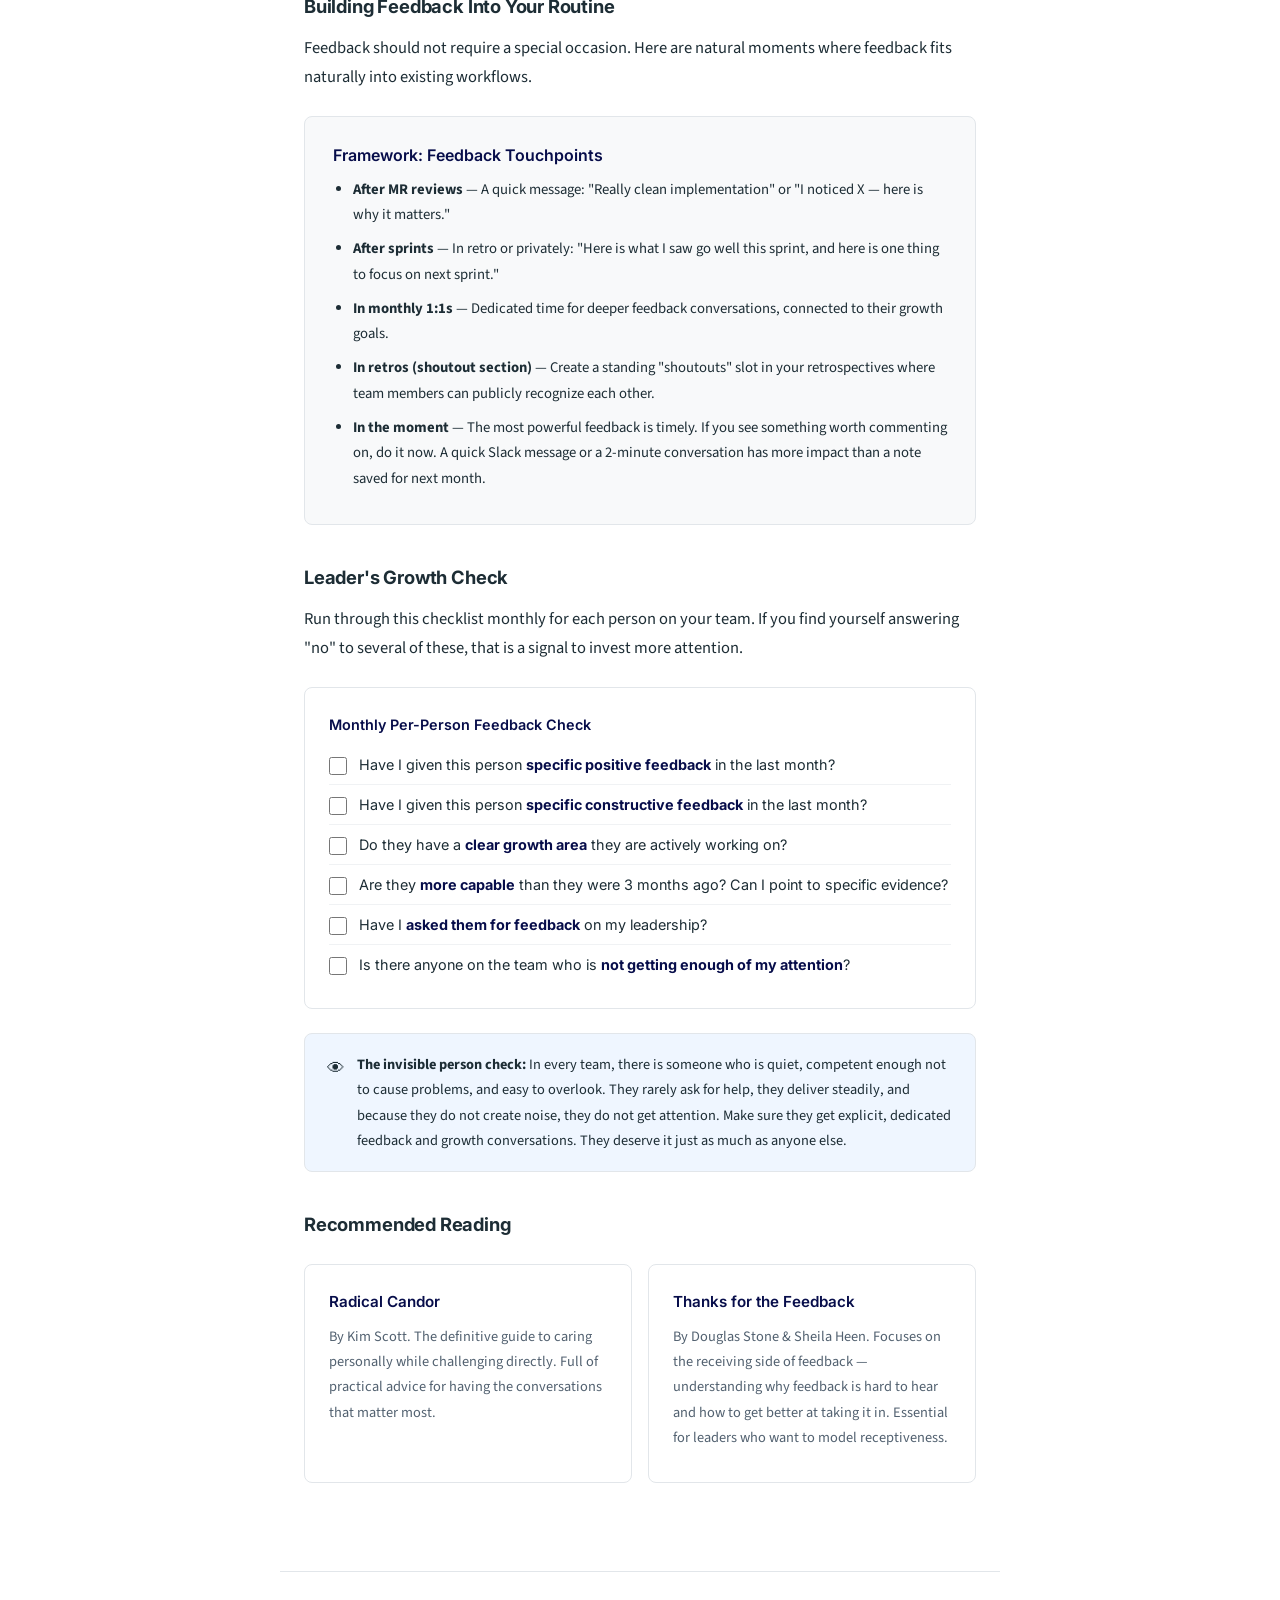
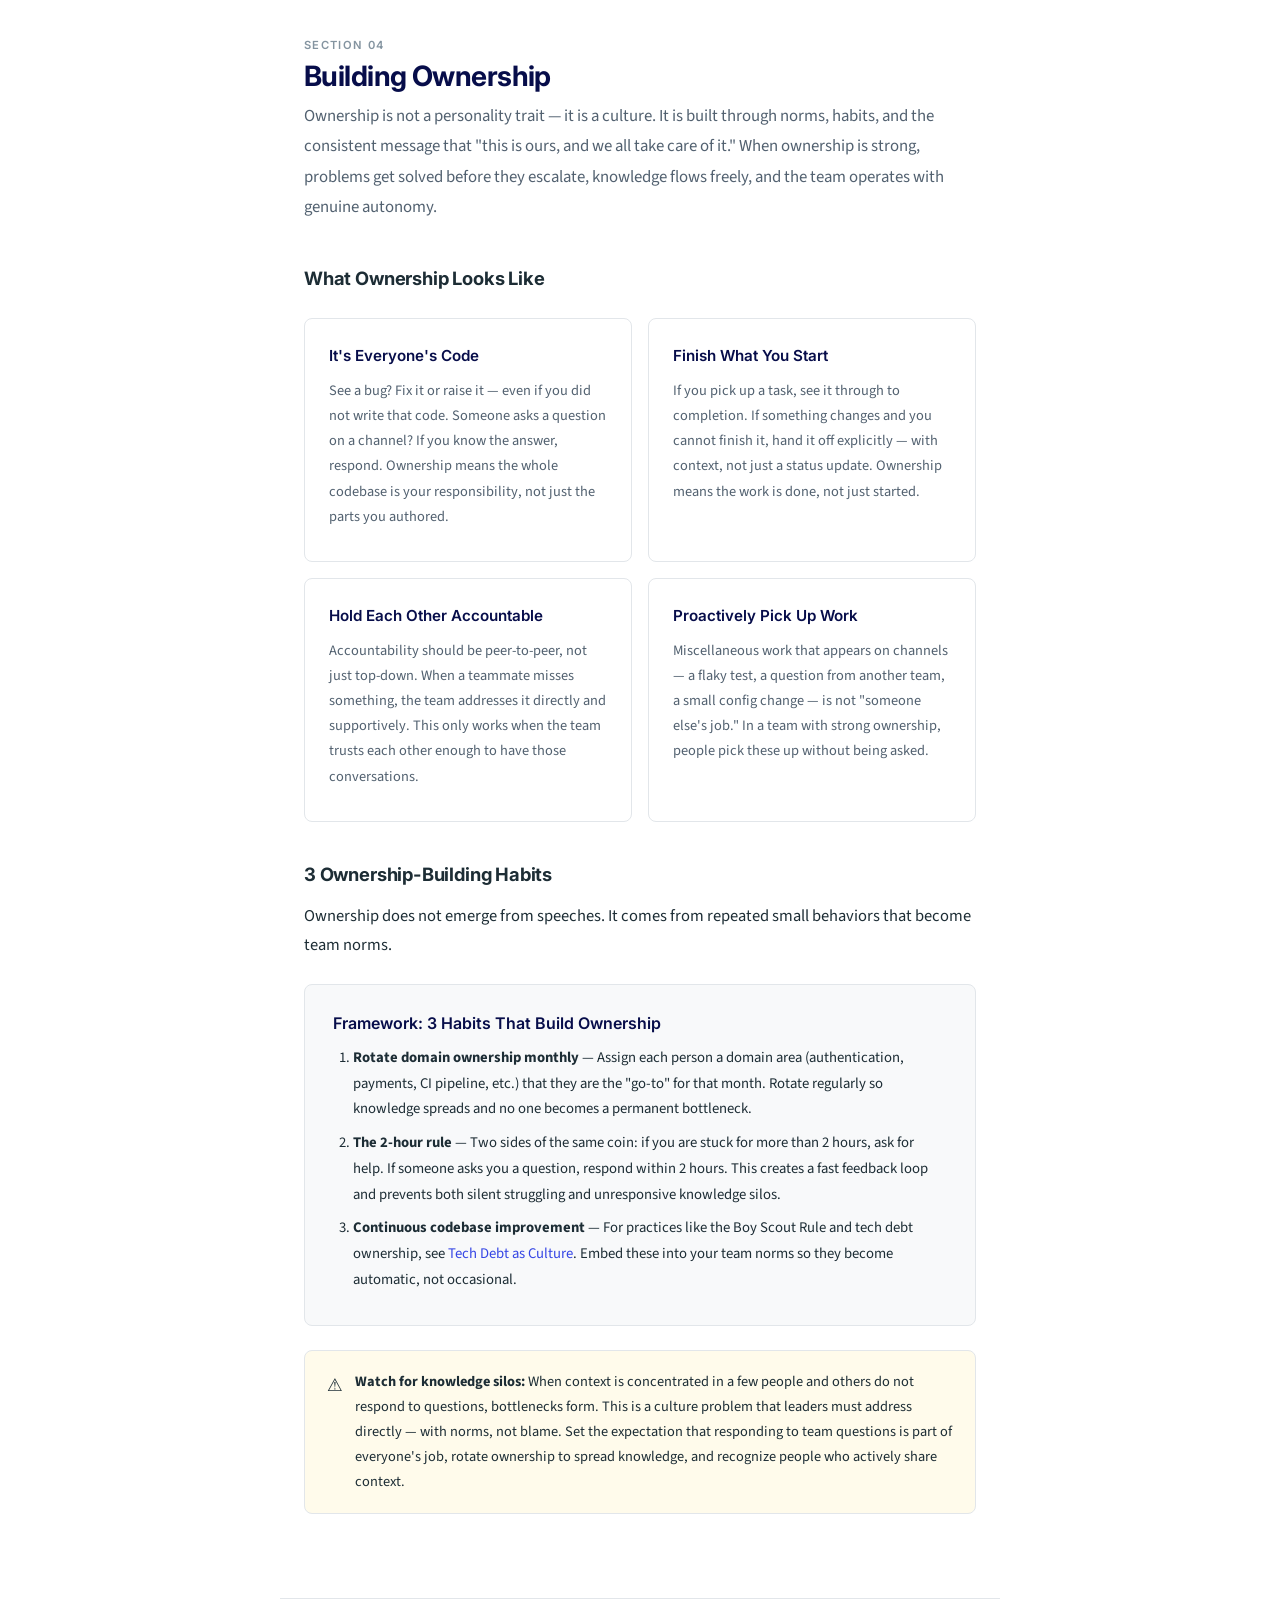
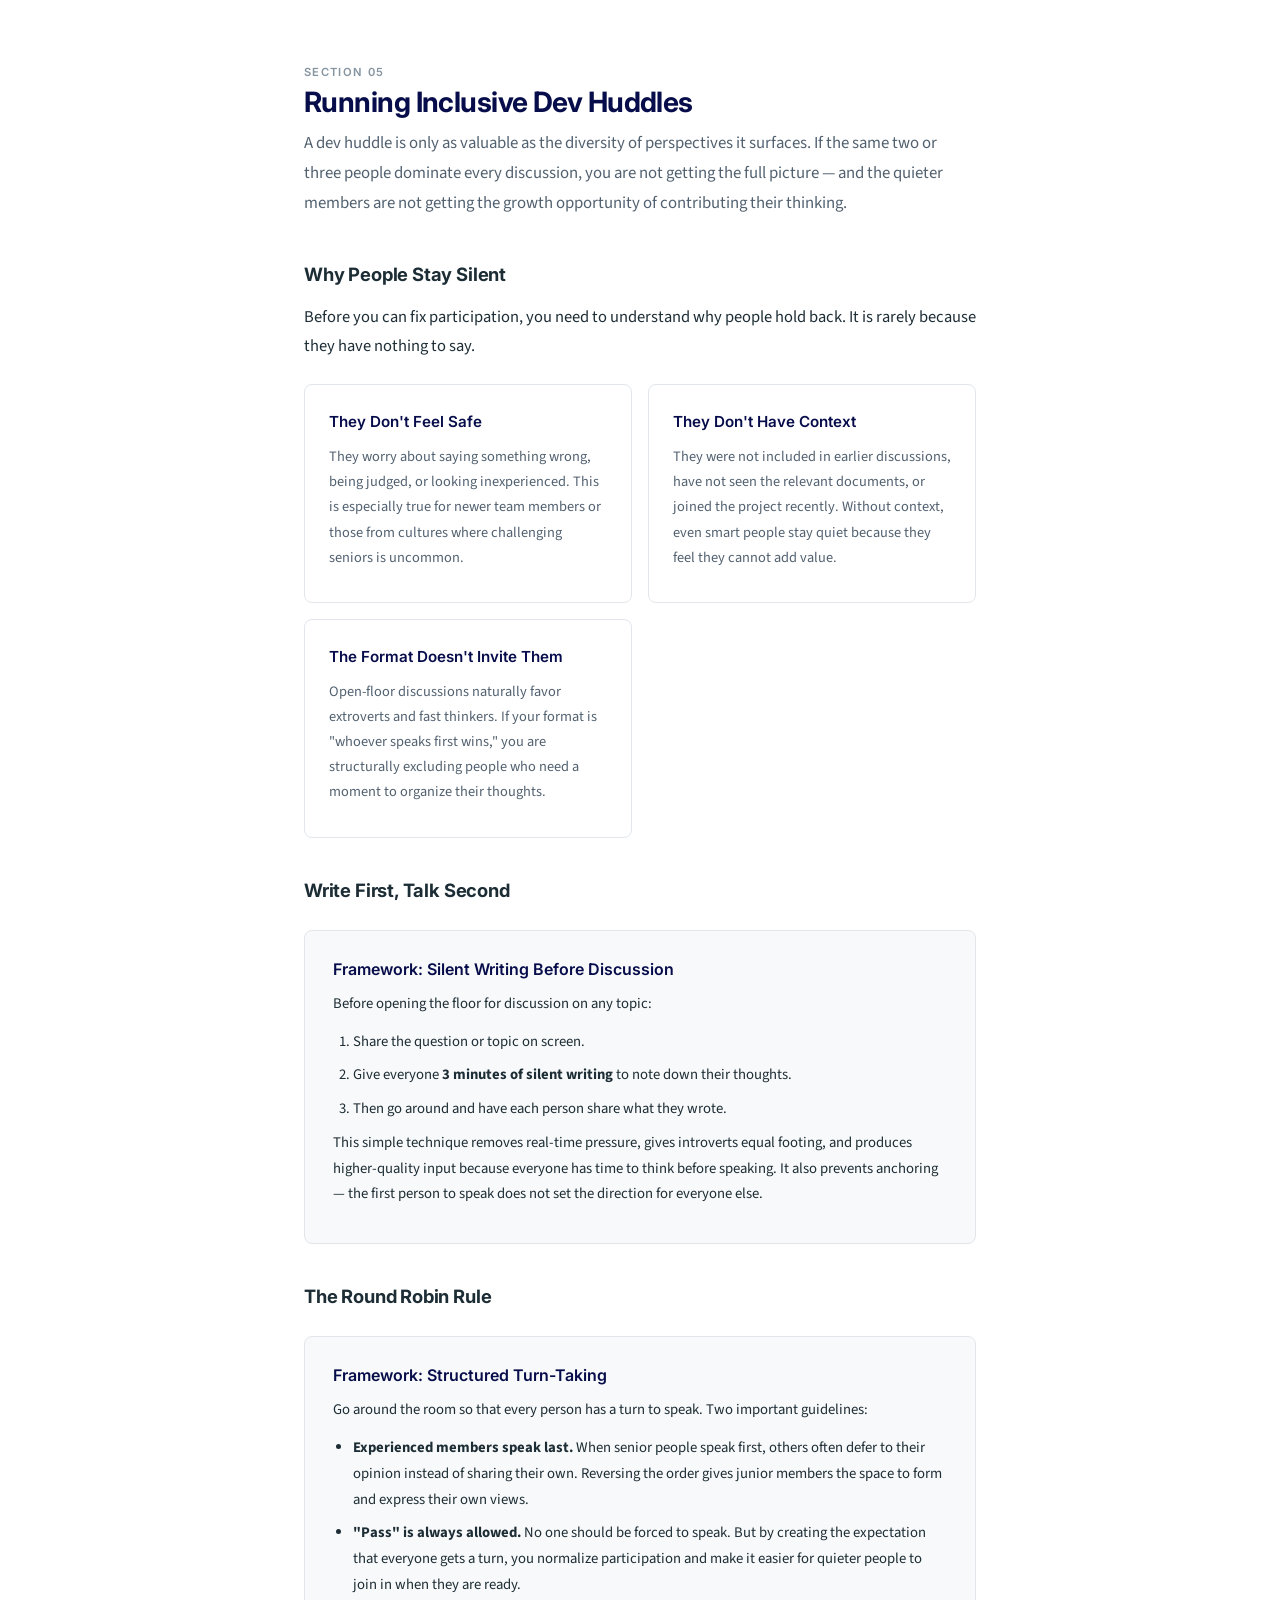
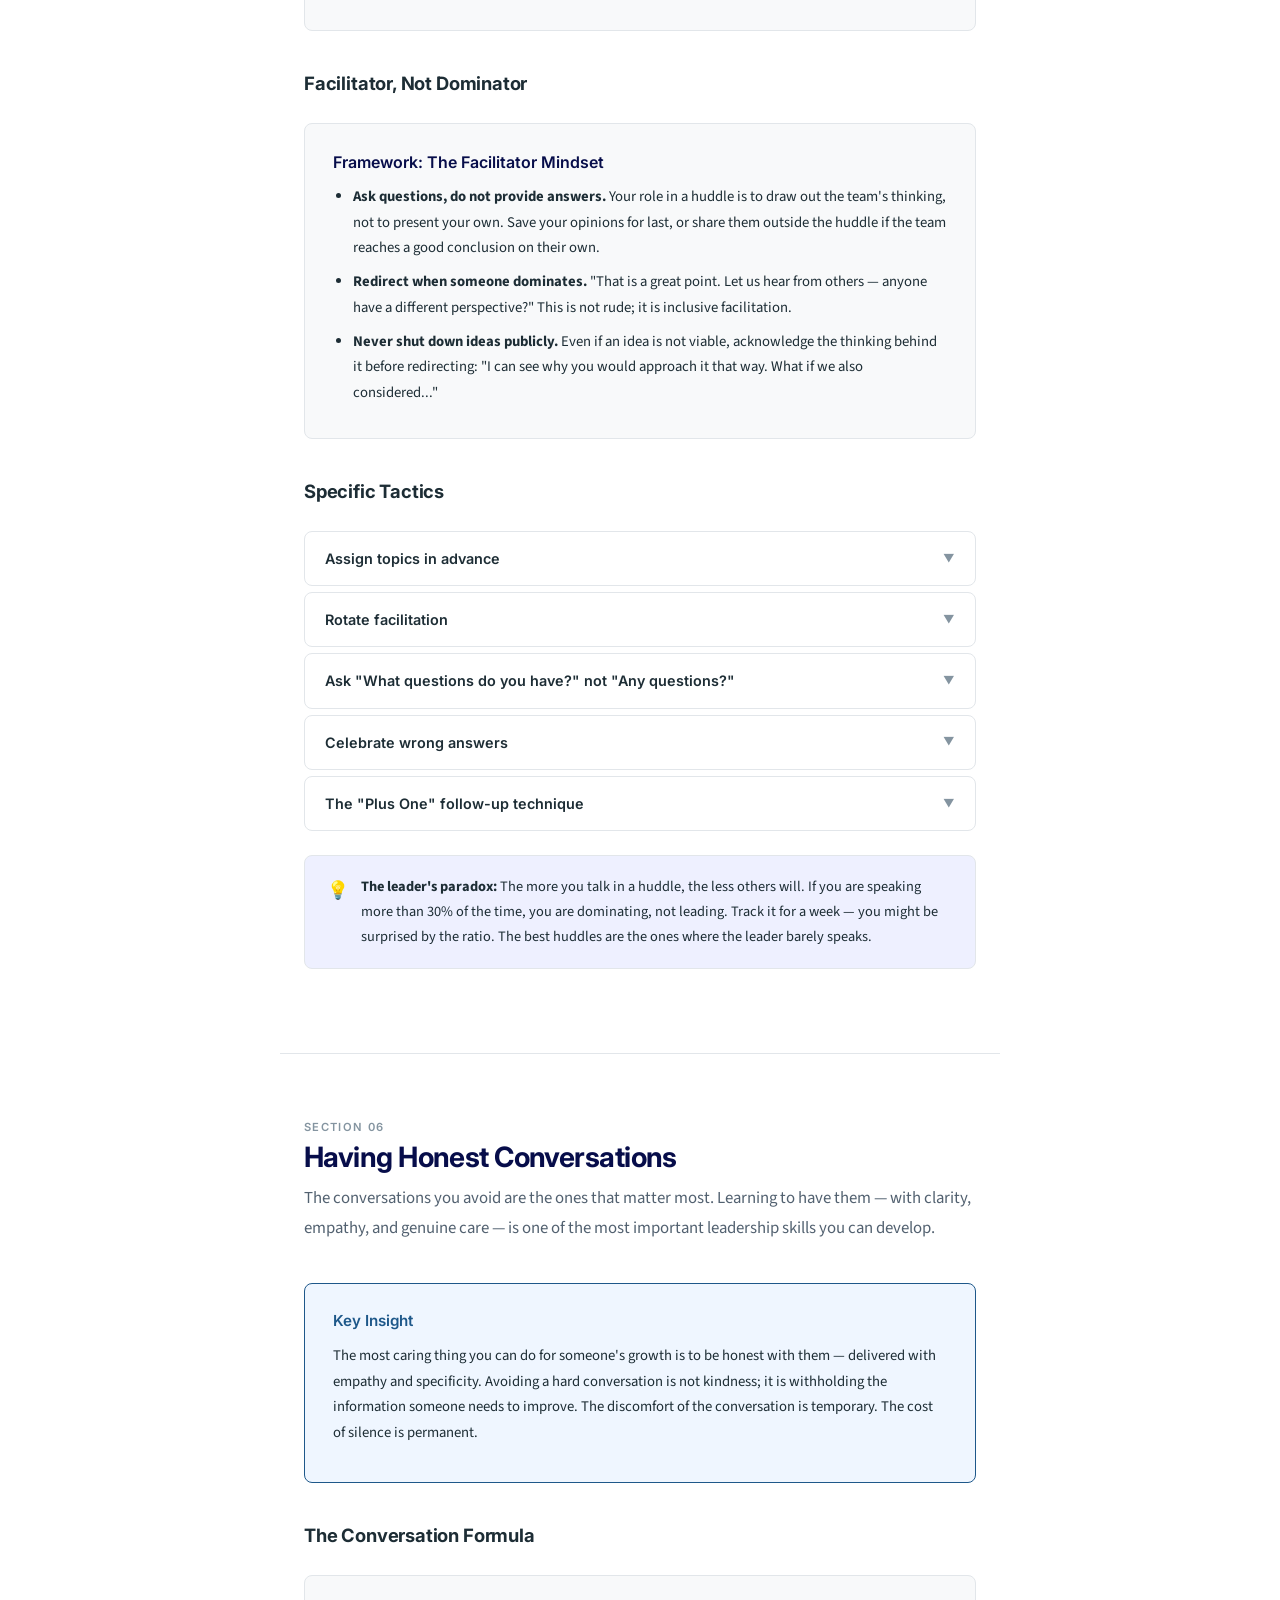
<file: people-culture.html>
<!DOCTYPE html>
<html lang="en" data-theme="light">
<head>
  <meta charset="UTF-8">
  <meta name="viewport" content="width=device-width, initial-scale=1.0">
  <title>People &amp; Culture &mdash; Beyond IC</title>
  <link rel="preconnect" href="https://fonts.googleapis.com">
  <link rel="preconnect" href="https://fonts.gstatic.com" crossorigin>
  <link href="https://fonts.googleapis.com/css2?family=Inter:wght@400;500;600;700;800&family=Source+Sans+3:wght@400;500;600;700&display=swap" rel="stylesheet">
  <link rel="stylesheet" href="css/styles.css">
</head>
<body data-current-page="people-culture.html">

  <!-- ─── NAV ─── -->
  <nav id="navbar">
    <div class="nav-inner">
      <a href="index.html" class="nav-brand">Beyond IC</a>
      <div class="nav-links" id="navLinks">
        <a href="index.html">Home</a>
        <div class="nav-dropdown">
          <button class="nav-dropdown-toggle">Start Here</button>
          <div class="nav-dropdown-menu">
            <a href="12-week-plan.html">The 12-Week Plan</a>
            <a href="foundations.html">Foundations</a>
            <a href="leadership-styles.html">Know Your Style</a>
            <a href="first-90-days.html">First 90 Days</a>
          </div>
        </div>
        <div class="nav-dropdown">
          <button class="nav-dropdown-toggle">Skills</button>
          <div class="nav-dropdown-menu">
            <a href="communication-change.html">Communication &amp; Change</a>
            <a href="technical-excellence.html">Technical Excellence</a>
            <a href="delivery-execution.html">Delivery &amp; Execution</a>
            <a href="consulting-mindset.html">Consulting Mindset</a>
            <a href="ai-modern-team.html">AI &amp; the Modern Team</a>
          </div>
        </div>
        <div class="nav-dropdown">
          <button class="nav-dropdown-toggle">People</button>
          <div class="nav-dropdown-menu">
            <a href="people-culture.html">People &amp; Culture</a>
            <a href="team-health.html">Team Health</a>
          </div>
        </div>
        <a href="resources.html">Resources</a>
        <a href="self-assessment.html">Self-Assessment</a>
      </div>
      <div class="nav-right">
        <button class="theme-toggle" id="themeBtn" onclick="toggleTheme()" aria-label="Toggle dark mode">&#127769;</button>
        <button class="hamburger" onclick="toggleMenu()" aria-label="Open menu">&#9776;</button>
      </div>
    </div>
  </nav>

  <!-- ─── PAGE HEADER ─── -->
  <div class="page-header">
    <h1>People &amp; Culture</h1>
    <p class="subtitle">The human side of leadership &mdash; growing people, giving feedback, building ownership, and making every voice count.</p>
  </div>

  <!-- ─── IN-PAGE TOC ─── -->
  <div class="page-toc">
    <h4>In This Section</h4>
    <ul>
      <li><a href="#growing-people">Growing People Through Delegation</a></li>
      <li><a href="#mentoring">Mentoring Done Right</a></li>
      <li><a href="#feedback-culture">Building a Feedback Culture</a></li>
      <li><a href="#building-ownership">Building Ownership</a></li>
      <li><a href="#inclusive-huddles">Running Inclusive Dev Huddles</a></li>
      <li><a href="#honest-conversations">Having Honest Conversations</a></li>
      <li><a href="#hiring-team-composition">Hiring &amp; Team Composition</a></li>
      <li><a href="#frequent-feedback-tracking">Frequent Feedback &amp; Progress Tracking</a></li>
      <li><a href="#navigating-underperformance">Navigating Underperformance</a></li>
      <li><a href="#effective-one-on-ones">Running Effective 1:1s</a></li>
    </ul>
  </div>

  <!-- ═══════════════════════════════════════════════════════
       SECTION 1: Growing People Through Delegation
       ═══════════════════════════════════════════════════════ -->
  <section id="growing-people" class="fade-in">
    <span class="section-num">Section 01</span>
    <h2>Growing People Through Delegation</h2>
    <p class="section-intro">
      Delegation is not about offloading work. It is about deliberately creating opportunities for people to grow into new capabilities. The strongest teams are the ones where the leader is constantly working to make themselves less needed.
    </p>

    <h3>The Growth Ladder</h3>
    <p>
      Think of each person on your team as being at a specific level of readiness for any given type of work. Your job is to move people up this ladder &mdash; one rung at a time, with intention.
    </p>

    <div class="framework">
      <h4>The 5 Levels of the Growth Ladder</h4>
      <ol>
        <li><strong>Observe</strong> &mdash; They watch you do it. You narrate your thinking out loud so they understand the "why" behind each decision.</li>
        <li><strong>Assist</strong> &mdash; They help you with parts of it. You assign a specific slice while handling the rest, and debrief together afterward.</li>
        <li><strong>Execute</strong> &mdash; They do it with your guidance. You set the direction, they do the work, and you review before it ships.</li>
        <li><strong>Own</strong> &mdash; They do it independently. You are available for questions, but they drive the work end-to-end.</li>
        <li><strong>Teach</strong> &mdash; They teach others how to do it. This is when you know the skill has truly transferred.</li>
      </ol>
      <p style="margin-top:16px;">Your job is to move people up this ladder. Not all at once &mdash; one capability at a time, at a pace that stretches but does not overwhelm.</p>
    </div>

    <h3>The 5 Cs of Delegation</h3>
    <p>
      Every time you delegate something, run through these five elements. Missing even one can turn a growth opportunity into a frustrating experience.
    </p>

    <div class="card-grid">
      <div class="card">
        <h4>Context</h4>
        <p>Explain <em>why</em> this work matters. People make better decisions when they understand the bigger picture. "We need this because..." is the most important sentence you can say when delegating.</p>
      </div>
      <div class="card">
        <h4>Clarity</h4>
        <p>Define what success looks like. Be specific about the outcome you expect, the quality bar, and any constraints. "You will know this is done when..." removes ambiguity.</p>
      </div>
      <div class="card">
        <h4>Confidence</h4>
        <p>Tell them <em>why you chose them</em> for this. "I am asking you because I have seen you handle X well" is a simple sentence that unlocks motivation and signals trust.</p>
      </div>
      <div class="card">
        <h4>Checkpoints</h4>
        <p>Agree on when you will check in. Not to micromanage, but to create natural moments for course correction. "Let us sync after you have the initial design" keeps everyone aligned.</p>
      </div>
      <div class="card">
        <h4>Consequences</h4>
        <p>Be clear about what the results mean &mdash; for the project, the team, and their growth. Help them see how this piece of work connects to their development trajectory.</p>
      </div>
    </div>

    <h3>What to Delegate vs. What to Keep</h3>
    <p>
      Not everything should be delegated, and not everything should be kept. Here is a practical guide for thinking about the split.
    </p>

    <table class="comparison">
      <thead>
        <tr>
          <th>Delegate (~80% of your time freed)</th>
          <th>Keep for yourself</th>
        </tr>
      </thead>
      <tbody>
        <tr>
          <td>Most MR reviews</td>
          <td>Cross-team architecture decisions</td>
        </tr>
        <tr>
          <td>Sprint ceremonies facilitation</td>
          <td>Stakeholder management</td>
        </tr>
        <tr>
          <td>Tech debt prioritization</td>
          <td>Scope decisions with business impact</td>
        </tr>
        <tr>
          <td>Brown bag sessions and knowledge sharing</td>
          <td>Hiring and team composition</td>
        </tr>
        <tr>
          <td>Design documents for known domains</td>
          <td>Technical direction and strategy</td>
        </tr>
        <tr>
          <td>Debugging production issues</td>
          <td>Escalations and critical incidents</td>
        </tr>
      </tbody>
    </table>

    <h3>Stop Giving Answers</h3>
    <div class="framework">
      <h4>Framework: Building Decision-Making Muscle</h4>
      <p>
        When someone comes to you with a question, resist the urge to answer immediately. Instead, ask: <strong>"What options have you considered?"</strong>
      </p>
      <p>
        This single question does three things at once: it validates that they have been thinking about the problem, it gives you insight into their reasoning process, and it builds their confidence in making decisions without you.
      </p>
      <p>
        If they have not considered options yet, that is okay. Guide them: "Take 15 minutes, come back with two or three approaches and the trade-offs of each." Over time, they will start arriving with options already prepared &mdash; and eventually, they will not need to come to you at all.
      </p>
    </div>

    <div class="tip">
      <span class="tip-icon">&#128161;</span>
      <p><strong>Normalizing imperfection:</strong> "Push what you have as a draft MR. Nobody expects the first attempt to be perfect." This one sentence, said consistently, removes one of the biggest blockers to delegation &mdash; the fear of not being good enough.</p>
    </div>
  </section>

  <div class="section-divider"></div>

  <!-- ═══════════════════════════════════════════════════════
       SECTION 2: Mentoring Done Right
       ═══════════════════════════════════════════════════════ -->
  <section id="mentoring" class="fade-in">
    <span class="section-num">Section 02</span>
    <h2>Mentoring Done Right</h2>
    <p class="section-intro">
      Mentoring is one of the most rewarding parts of leadership &mdash; and one of the areas where a small shift in approach can make a dramatic difference in someone's growth trajectory.
    </p>

    <div class="key-insight">
      <h4>Key Insight</h4>
      <p>Mentoring is one of the most impactful things a leader can do &mdash; and one of the most commonly misunderstood. Many well-intentioned actions that feel like mentoring are actually something else entirely.</p>
    </div>

    <h3>Common Misconceptions</h3>
    <p>These are all valuable activities, but they are not mentoring. Recognizing the difference helps you be intentional about when you are doing each one.</p>

    <div class="card-grid two-col">
      <div class="card">
        <h4>"Helping with their current story"</h4>
        <p>Jumping in to unblock someone on their task is <em>task support</em>. It solves the immediate problem, but it does not build long-term capability. Task support is important &mdash; just be aware when you are doing it instead of mentoring.</p>
      </div>
      <div class="card">
        <h4>"Giving technical direction"</h4>
        <p>Telling someone which approach to take is <em>technical guidance</em>. It gets the work done efficiently, but it can create dependency if overused. The goal is to help people develop their own judgment, not to be the source of every decision.</p>
      </div>
      <div class="card">
        <h4>"Running status 1:1s"</h4>
        <p>Going through task lists and blockers is <em>project management</em>. It is necessary, but if that is all your 1:1s consist of, the growth conversations are not happening. Consider splitting your 1:1 time: half on current work, half on development.</p>
      </div>
      <div class="card">
        <h4>"Giving direct answers"</h4>
        <p>Every direct answer you give is a learning opportunity that went unused. This does not mean never answer questions &mdash; sometimes urgency demands it. But when there is time, the question "What do you think?" is more powerful than any answer you could give.</p>
      </div>
    </div>

    <h3>What Effective Mentoring Looks Like</h3>
    <p>Effective mentoring is about helping people develop capabilities, judgment, and confidence &mdash; not just completing tasks.</p>

    <div class="card-grid two-col">
      <div class="card">
        <h4>Encouraging People to Do Hard Things</h4>
        <p>Stretch assignments, holding high standards, and expressing genuine belief in someone's ability to rise to a challenge. Growth happens at the edge of comfort, and a good mentor knows how to push someone there while making them feel supported.</p>
      </div>
      <div class="card">
        <h4>Helping People See Their Gaps</h4>
        <p>The mirror function. Most people have blind spots about their own areas for growth. A great mentor reflects these back with empathy and specificity &mdash; not as criticism, but as an invitation to grow. "I have noticed X &mdash; would you like to work on that?"</p>
      </div>
      <div class="card">
        <h4>Career Guidance</h4>
        <p>Connecting daily work to long-term growth. Help people see how the story they are working on today builds a skill they will need tomorrow. "This design doc exercise is not just about this feature &mdash; it is building the muscle you will need when you lead architecture decisions."</p>
      </div>
      <div class="card">
        <h4>Being a Sounding Board</h4>
        <p>Help them think, not think for them. When someone brings you a problem, listen fully before responding. Ask clarifying questions. Reflect their reasoning back to them. Often, they already have the answer &mdash; they just need someone to help them see it.</p>
      </div>
    </div>

    <h3>The Prompting Questions Toolkit</h3>
    <p>Instead of telling, try asking. Here are questions organized by when to use them.</p>

    <div class="framework">
      <h4>Framework: Prompting Questions by Stage</h4>
      <p><strong>Before they start:</strong></p>
      <ul>
        <li>"What is your understanding of what needs to happen here?"</li>
        <li>"What would you do first? Why?"</li>
        <li>"What are the risks you see?"</li>
      </ul>
      <p><strong>When they are stuck:</strong></p>
      <ul>
        <li>"What have you tried so far?"</li>
        <li>"What does your debugging tell you?"</li>
        <li>"If you had to pick a direction right now, which way would you lean?"</li>
      </ul>
      <p><strong>When they propose a solution:</strong></p>
      <ul>
        <li>"What are the trade-offs of this approach?"</li>
        <li>"What would you do differently if performance was the top priority? What about maintainability?"</li>
        <li>"How would you explain this choice to someone who disagrees?"</li>
      </ul>
      <p><strong>After completion:</strong></p>
      <ul>
        <li>"What would you do differently next time?"</li>
        <li>"What surprised you during this work?"</li>
        <li>"What did you learn that you could teach someone else?"</li>
      </ul>
    </div>

    <h3>Monthly Growth Check-In</h3>
    <p>
      Set aside 20 minutes once a month with each person for a dedicated growth conversation. This is separate from your regular 1:1 &mdash; it is focused entirely on their development.
    </p>

    <div class="framework">
      <h4>Framework: Monthly Growth Check-In (5 Steps)</h4>
      <ol>
        <li><strong>Reflect</strong> &mdash; "What are you most proud of from the last month? What felt hard?"</li>
        <li><strong>Identify gaps</strong> &mdash; "Where did you feel out of your depth? What skill, if you had it, would have made something easier?"</li>
        <li><strong>Set a goal</strong> &mdash; Pick one specific, measurable growth goal for the next month. Not a task &mdash; a capability. Example: "Lead one design review independently."</li>
        <li><strong>Career connect</strong> &mdash; "How does this goal connect to where you want to be in a year? Two years?"</li>
        <li><strong>Support plan</strong> &mdash; "What do you need from me to make this happen? What resources, time, or air cover can I provide?"</li>
      </ol>
    </div>

    <h3>Common Patterns</h3>
    <div class="pattern-grid">
      <div class="pitfall">
        <h5>Pitfall: Answering Too Fast</h5>
        <p>When someone asks a question, giving the answer immediately. This feels efficient but robs them of the learning process. Over time, they learn to come to you first instead of reasoning through problems themselves.</p>
      </div>
      <div class="better">
        <h5>Better: Setting Up Discovery</h5>
        <p>"That is a great question. Before I share my thinking, what approaches have you considered?" Then build on their ideas rather than replacing them. Even if their approach is not optimal, the act of reasoning through it builds lasting capability.</p>
      </div>
      <div class="pitfall">
        <h5>Pitfall: Only Mentoring on Tasks</h5>
        <p>Every conversation revolves around the current sprint, the current story, the current bug. The person gets better at executing but does not develop broader skills like communication, design thinking, or leadership.</p>
      </div>
      <div class="better">
        <h5>Better: Mentoring the Whole Person</h5>
        <p>"I noticed you did a great job explaining the trade-offs in standup today. That is a skill that will serve you well as you grow. Want to try presenting the architecture overview at the next team sync?" Connect daily observations to bigger development themes.</p>
      </div>
    </div>

    <div class="tip">
      <span class="tip-icon">&#128161;</span>
      <p><strong>The true test:</strong> If you have been mentoring someone for 3 months and they still need the same level of guidance, it is time to change your approach. Either the pace is too fast, the method is not working, or there is a mismatch between the challenge and their readiness. Reflect honestly and adjust.</p>
    </div>
  </section>

  <div class="section-divider"></div>

  <!-- ═══════════════════════════════════════════════════════
       SECTION 3: Building a Feedback Culture
       ═══════════════════════════════════════════════════════ -->
  <section id="feedback-culture" class="fade-in">
    <span class="section-num">Section 03</span>
    <h2>Building a Feedback Culture</h2>
    <p class="section-intro">
      Feedback is the lifeblood of growth. Without it, people operate in the dark &mdash; guessing whether they are doing well, unsure of what to improve, and missing out on the recognition they deserve. Building a culture where feedback flows naturally is one of the highest-leverage things a leader can do.
    </p>

    <h3>What Healthy Feedback Looks Like</h3>
    <div class="card-grid two-col">
      <div class="card">
        <h4>Frequent &amp; Informal</h4>
        <p>Feedback should not be saved for formal reviews. The best feedback happens in the moment &mdash; a quick message after a good MR, a five-minute chat after a standup. When feedback is frequent, it stops feeling like a big event and starts feeling like normal communication.</p>
      </div>
      <div class="card">
        <h4>Bidirectional</h4>
        <p>Feedback is not just top-down. Leaders need feedback too. Actively ask your team: "What is one thing I could do differently to support you better?" Model that receiving feedback is a strength, not a vulnerability.</p>
      </div>
      <div class="card">
        <h4>Specific &amp; Actionable</h4>
        <p>"Great job" is nice but not helpful. "The way you structured that MR with clear commit messages and a summary made it really easy to review &mdash; keep doing that" gives them something concrete to repeat.</p>
      </div>
      <div class="card">
        <h4>Safe to Give and Receive</h4>
        <p>People will only give honest feedback if they believe it will not be held against them. This safety is built through consistent behavior over time &mdash; responding to feedback with gratitude, acting on it visibly, and never punishing honesty.</p>
      </div>
    </div>

    <h3>Radical Candor</h3>
    <p>
      Kim Scott's Radical Candor framework is one of the most practical tools for understanding feedback dynamics. It maps two dimensions &mdash; how much you care personally and how directly you challenge &mdash; into four quadrants.
    </p>

    <table class="comparison">
      <thead>
        <tr>
          <th></th>
          <th>Challenge Directly</th>
          <th>Don't Challenge</th>
        </tr>
      </thead>
      <tbody>
        <tr>
          <td><strong>Care Personally</strong></td>
          <td><strong>Radical Candor</strong> &mdash; The goal. You care enough to tell the truth, and you do it with empathy. "I am telling you this because I want you to succeed, and I think this is getting in your way."</td>
          <td><strong>Ruinous Empathy</strong> &mdash; You care, but you avoid saying the hard thing. The person never gets the feedback they need to grow. This feels kind but is actually harmful.</td>
        </tr>
        <tr>
          <td><strong>Don't Care Personally</strong></td>
          <td><strong>Obnoxious Aggression</strong> &mdash; You challenge, but without caring. The feedback may be accurate but lands as an attack. People shut down instead of growing.</td>
          <td><strong>Manipulative Insincerity</strong> &mdash; You neither care nor challenge. Passive-aggressive behavior, talking behind backs, or giving insincere praise to avoid conflict.</td>
        </tr>
      </tbody>
    </table>

    <div class="tip warning-tip">
      <span class="tip-icon">&#9888;&#65039;</span>
      <p><strong>Where most leaders default:</strong> Ruinous Empathy. We care about our people and do not want to hurt them, so we soften feedback until it loses its meaning &mdash; or avoid giving it altogether. The result is that people never hear what they need to hear to grow.</p>
    </div>

    <h3>The SBI Feedback Model</h3>
    <p>
      When you need to give specific feedback &mdash; whether positive or constructive &mdash; the SBI model keeps it clear and grounded in facts rather than opinions.
    </p>

    <div class="framework">
      <h4>Framework: Situation &rarr; Behavior &rarr; Impact</h4>
      <p><strong>Situation:</strong> When and where did it happen? ("In yesterday's sprint review...")</p>
      <p><strong>Behavior:</strong> What specifically did they do? Observable actions, not interpretations. ("...you walked the stakeholders through the trade-offs before presenting your recommendation...")</p>
      <p><strong>Impact:</strong> What was the result? ("...and it helped them understand why we chose this approach. They left with confidence in the direction.")</p>
      <p style="margin-top:16px;"><strong>Positive example:</strong> "In yesterday's sprint review, you walked the stakeholders through the trade-offs before presenting your recommendation, and it helped them understand why we chose this approach. That is exactly the kind of communication we need more of."</p>
      <p><strong>Constructive example:</strong> "In yesterday's MR, the test coverage for the new endpoint was below our team standard. When tests are missing, other team members have to add them later or we ship with less confidence. Can we talk about what got in the way and how to address it?"</p>
    </div>

    <h3>Building Feedback Into Your Routine</h3>
    <p>Feedback should not require a special occasion. Here are natural moments where feedback fits naturally into existing workflows.</p>

    <div class="framework">
      <h4>Framework: Feedback Touchpoints</h4>
      <ul>
        <li><strong>After MR reviews</strong> &mdash; A quick message: "Really clean implementation" or "I noticed X &mdash; here is why it matters."</li>
        <li><strong>After sprints</strong> &mdash; In retro or privately: "Here is what I saw go well this sprint, and here is one thing to focus on next sprint."</li>
        <li><strong>In monthly 1:1s</strong> &mdash; Dedicated time for deeper feedback conversations, connected to their growth goals.</li>
        <li><strong>In retros (shoutout section)</strong> &mdash; Create a standing "shoutouts" slot in your retrospectives where team members can publicly recognize each other.</li>
        <li><strong>In the moment</strong> &mdash; The most powerful feedback is timely. If you see something worth commenting on, do it now. A quick Slack message or a 2-minute conversation has more impact than a note saved for next month.</li>
      </ul>
    </div>

    <h3>Leader's Growth Check</h3>
    <p>
      Run through this checklist monthly for each person on your team. If you find yourself answering "no" to several of these, that is a signal to invest more attention.
    </p>

    <div class="checklist">
      <h4>Monthly Per-Person Feedback Check</h4>
      <div class="checklist-item">
        <input type="checkbox" id="pc-fb-1">
        <label for="pc-fb-1">Have I given this person <strong>specific positive feedback</strong> in the last month?</label>
      </div>
      <div class="checklist-item">
        <input type="checkbox" id="pc-fb-2">
        <label for="pc-fb-2">Have I given this person <strong>specific constructive feedback</strong> in the last month?</label>
      </div>
      <div class="checklist-item">
        <input type="checkbox" id="pc-fb-3">
        <label for="pc-fb-3">Do they have a <strong>clear growth area</strong> they are actively working on?</label>
      </div>
      <div class="checklist-item">
        <input type="checkbox" id="pc-fb-4">
        <label for="pc-fb-4">Are they <strong>more capable</strong> than they were 3 months ago? Can I point to specific evidence?</label>
      </div>
      <div class="checklist-item">
        <input type="checkbox" id="pc-fb-5">
        <label for="pc-fb-5">Have I <strong>asked them for feedback</strong> on my leadership?</label>
      </div>
      <div class="checklist-item">
        <input type="checkbox" id="pc-fb-6">
        <label for="pc-fb-6">Is there anyone on the team who is <strong>not getting enough of my attention</strong>?</label>
      </div>
    </div>

    <div class="tip info-tip">
      <span class="tip-icon">&#128065;</span>
      <p><strong>The invisible person check:</strong> In every team, there is someone who is quiet, competent enough not to cause problems, and easy to overlook. They rarely ask for help, they deliver steadily, and because they do not create noise, they do not get attention. Make sure they get explicit, dedicated feedback and growth conversations. They deserve it just as much as anyone else.</p>
    </div>

    <h3>Recommended Reading</h3>
    <div class="card-grid two-col">
      <div class="card">
        <h4>Radical Candor</h4>
        <p>By Kim Scott. The definitive guide to caring personally while challenging directly. Full of practical advice for having the conversations that matter most.</p>
      </div>
      <div class="card">
        <h4>Thanks for the Feedback</h4>
        <p>By Douglas Stone &amp; Sheila Heen. Focuses on the receiving side of feedback &mdash; understanding why feedback is hard to hear and how to get better at taking it in. Essential for leaders who want to model receptiveness.</p>
      </div>
    </div>
  </section>

  <div class="section-divider"></div>

  <!-- ═══════════════════════════════════════════════════════
       SECTION 4: Building Ownership
       ═══════════════════════════════════════════════════════ -->
  <section id="building-ownership" class="fade-in">
    <span class="section-num">Section 04</span>
    <h2>Building Ownership</h2>
    <p class="section-intro">
      Ownership is not a personality trait &mdash; it is a culture. It is built through norms, habits, and the consistent message that "this is ours, and we all take care of it." When ownership is strong, problems get solved before they escalate, knowledge flows freely, and the team operates with genuine autonomy.
    </p>

    <h3>What Ownership Looks Like</h3>
    <div class="card-grid two-col">
      <div class="card">
        <h4>It's Everyone's Code</h4>
        <p>See a bug? Fix it or raise it &mdash; even if you did not write that code. Someone asks a question on a channel? If you know the answer, respond. Ownership means the whole codebase is your responsibility, not just the parts you authored.</p>
      </div>
      <div class="card">
        <h4>Finish What You Start</h4>
        <p>If you pick up a task, see it through to completion. If something changes and you cannot finish it, hand it off explicitly &mdash; with context, not just a status update. Ownership means the work is done, not just started.</p>
      </div>
      <div class="card">
        <h4>Hold Each Other Accountable</h4>
        <p>Accountability should be peer-to-peer, not just top-down. When a teammate misses something, the team addresses it directly and supportively. This only works when the team trusts each other enough to have those conversations.</p>
      </div>
      <div class="card">
        <h4>Proactively Pick Up Work</h4>
        <p>Miscellaneous work that appears on channels &mdash; a flaky test, a question from another team, a small config change &mdash; is not "someone else's job." In a team with strong ownership, people pick these up without being asked.</p>
      </div>
    </div>

    <h3>3 Ownership-Building Habits</h3>
    <p>Ownership does not emerge from speeches. It comes from repeated small behaviors that become team norms.</p>

    <div class="framework">
      <h4>Framework: 3 Habits That Build Ownership</h4>
      <ol>
        <li><strong>Rotate domain ownership monthly</strong> &mdash; Assign each person a domain area (authentication, payments, CI pipeline, etc.) that they are the "go-to" for that month. Rotate regularly so knowledge spreads and no one becomes a permanent bottleneck.</li>
        <li><strong>The 2-hour rule</strong> &mdash; Two sides of the same coin: if you are stuck for more than 2 hours, ask for help. If someone asks you a question, respond within 2 hours. This creates a fast feedback loop and prevents both silent struggling and unresponsive knowledge silos.</li>
        <li><strong>Continuous codebase improvement</strong> &mdash; For practices like the Boy Scout Rule and tech debt ownership, see <a href='delivery-execution.html#tech-debt'>Tech Debt as Culture</a>. Embed these into your team norms so they become automatic, not occasional.</li>
      </ol>
    </div>

    <div class="tip warning-tip">
      <span class="tip-icon">&#9888;&#65039;</span>
      <p><strong>Watch for knowledge silos:</strong> When context is concentrated in a few people and others do not respond to questions, bottlenecks form. This is a culture problem that leaders must address directly &mdash; with norms, not blame. Set the expectation that responding to team questions is part of everyone's job, rotate ownership to spread knowledge, and recognize people who actively share context.</p>
    </div>
  </section>

  <div class="section-divider"></div>

  <!-- ═══════════════════════════════════════════════════════
       SECTION 5: Running Inclusive Dev Huddles
       ═══════════════════════════════════════════════════════ -->
  <section id="inclusive-huddles" class="fade-in">
    <span class="section-num">Section 05</span>
    <h2>Running Inclusive Dev Huddles</h2>
    <p class="section-intro">
      A dev huddle is only as valuable as the diversity of perspectives it surfaces. If the same two or three people dominate every discussion, you are not getting the full picture &mdash; and the quieter members are not getting the growth opportunity of contributing their thinking.
    </p>

    <h3>Why People Stay Silent</h3>
    <p>Before you can fix participation, you need to understand why people hold back. It is rarely because they have nothing to say.</p>

    <div class="card-grid three-col">
      <div class="card">
        <h4>They Don't Feel Safe</h4>
        <p>They worry about saying something wrong, being judged, or looking inexperienced. This is especially true for newer team members or those from cultures where challenging seniors is uncommon.</p>
      </div>
      <div class="card">
        <h4>They Don't Have Context</h4>
        <p>They were not included in earlier discussions, have not seen the relevant documents, or joined the project recently. Without context, even smart people stay quiet because they feel they cannot add value.</p>
      </div>
      <div class="card">
        <h4>The Format Doesn't Invite Them</h4>
        <p>Open-floor discussions naturally favor extroverts and fast thinkers. If your format is "whoever speaks first wins," you are structurally excluding people who need a moment to organize their thoughts.</p>
      </div>
    </div>

    <h3>Write First, Talk Second</h3>
    <div class="framework">
      <h4>Framework: Silent Writing Before Discussion</h4>
      <p>Before opening the floor for discussion on any topic:</p>
      <ol>
        <li>Share the question or topic on screen.</li>
        <li>Give everyone <strong>3 minutes of silent writing</strong> to note down their thoughts.</li>
        <li>Then go around and have each person share what they wrote.</li>
      </ol>
      <p>This simple technique removes real-time pressure, gives introverts equal footing, and produces higher-quality input because everyone has time to think before speaking. It also prevents anchoring &mdash; the first person to speak does not set the direction for everyone else.</p>
    </div>

    <h3>The Round Robin Rule</h3>
    <div class="framework">
      <h4>Framework: Structured Turn-Taking</h4>
      <p>Go around the room so that every person has a turn to speak. Two important guidelines:</p>
      <ul>
        <li><strong>Experienced members speak last.</strong> When senior people speak first, others often defer to their opinion instead of sharing their own. Reversing the order gives junior members the space to form and express their own views.</li>
        <li><strong>"Pass" is always allowed.</strong> No one should be forced to speak. But by creating the expectation that everyone gets a turn, you normalize participation and make it easier for quieter people to join in when they are ready.</li>
      </ul>
    </div>

    <h3>Facilitator, Not Dominator</h3>
    <div class="framework">
      <h4>Framework: The Facilitator Mindset</h4>
      <ul>
        <li><strong>Ask questions, do not provide answers.</strong> Your role in a huddle is to draw out the team's thinking, not to present your own. Save your opinions for last, or share them outside the huddle if the team reaches a good conclusion on their own.</li>
        <li><strong>Redirect when someone dominates.</strong> "That is a great point. Let us hear from others &mdash; anyone have a different perspective?" This is not rude; it is inclusive facilitation.</li>
        <li><strong>Never shut down ideas publicly.</strong> Even if an idea is not viable, acknowledge the thinking behind it before redirecting: "I can see why you would approach it that way. What if we also considered..."</li>
      </ul>
    </div>

    <h3>Specific Tactics</h3>
    <div class="accordion">
      <div class="accordion-item">
        <div class="accordion-header" onclick="toggleAccordion(this)">
          Assign topics in advance
          <span class="arrow">&#9660;</span>
        </div>
        <div class="accordion-body">
          <p>Share the agenda and discussion topics at least a day before the huddle. This gives people time to think, research, and prepare their thoughts &mdash; especially valuable for those who process information best when they have time to reflect.</p>
        </div>
      </div>
      <div class="accordion-item">
        <div class="accordion-header" onclick="toggleAccordion(this)">
          Rotate facilitation
          <span class="arrow">&#9660;</span>
        </div>
        <div class="accordion-body">
          <p>Do not always facilitate the huddle yourself. Rotate the role among team members. Facilitation is a leadership skill, and giving people the chance to practice it builds their confidence and changes the dynamic of the conversation.</p>
        </div>
      </div>
      <div class="accordion-item">
        <div class="accordion-header" onclick="toggleAccordion(this)">
          Ask "What questions do you have?" not "Any questions?"
          <span class="arrow">&#9660;</span>
        </div>
        <div class="accordion-body">
          <p>"Any questions?" implies the default is to have none. "What questions do you have?" assumes questions exist and invites them. This subtle language shift measurably increases participation. Try it and notice the difference.</p>
        </div>
      </div>
      <div class="accordion-item">
        <div class="accordion-header" onclick="toggleAccordion(this)">
          Celebrate wrong answers
          <span class="arrow">&#9660;</span>
        </div>
        <div class="accordion-body">
          <p>When someone suggests an approach that will not work, respond with genuine appreciation: "I am glad you raised that &mdash; it is a natural thing to consider, and here is what makes this situation different." When wrong answers are treated as valuable contributions to the discussion, people stop being afraid to speak up.</p>
        </div>
      </div>
      <div class="accordion-item">
        <div class="accordion-header" onclick="toggleAccordion(this)">
          The "Plus One" follow-up technique
          <span class="arrow">&#9660;</span>
        </div>
        <div class="accordion-body">
          <p>After someone shares a point, ask: "Who can build on that?" or "Does anyone have a +1 or a different angle?" This technique validates the original speaker, invites others to contribute, and creates a collaborative rather than competitive dynamic.</p>
        </div>
      </div>
    </div>

    <div class="tip">
      <span class="tip-icon">&#128161;</span>
      <p><strong>The leader's paradox:</strong> The more you talk in a huddle, the less others will. If you are speaking more than 30% of the time, you are dominating, not leading. Track it for a week &mdash; you might be surprised by the ratio. The best huddles are the ones where the leader barely speaks.</p>
    </div>
  </section>

  <div class="section-divider"></div>

  <!-- ═══════════════════════════════════════════════════════
       SECTION 6: Having Honest Conversations
       ═══════════════════════════════════════════════════════ -->
  <section id="honest-conversations" class="fade-in">
    <span class="section-num">Section 06</span>
    <h2>Having Honest Conversations</h2>
    <p class="section-intro">
      The conversations you avoid are the ones that matter most. Learning to have them &mdash; with clarity, empathy, and genuine care &mdash; is one of the most important leadership skills you can develop.
    </p>

    <div class="key-insight">
      <h4>Key Insight</h4>
      <p>The most caring thing you can do for someone's growth is to be honest with them &mdash; delivered with empathy and specificity. Avoiding a hard conversation is not kindness; it is withholding the information someone needs to improve. The discomfort of the conversation is temporary. The cost of silence is permanent.</p>
    </div>

    <h3>The Conversation Formula</h3>
    <div class="framework">
      <h4>Framework: Observation + Impact + Question + Support</h4>
      <p>This four-part structure helps you prepare for honest conversations. It keeps the focus on growth rather than blame.</p>
      <ol>
        <li><strong>Observation</strong> &mdash; What specifically did you observe? Stick to facts, not interpretations. "I noticed that the last three MRs did not include tests."</li>
        <li><strong>Impact</strong> &mdash; What is the effect? On the team, the codebase, or their growth. "This means other team members are adding tests after the fact, which slows the team down and creates frustration."</li>
        <li><strong>Question</strong> &mdash; Ask, do not assume. There may be context you are missing. "Can you help me understand what is happening? Is there something getting in the way?"</li>
        <li><strong>Support</strong> &mdash; Offer to help. "I want to help you get past this. Would it help if we paired on the next one to establish a testing pattern together?"</li>
      </ol>
      <p style="margin-top:16px;"><strong>Full example:</strong> "Hey, I wanted to chat about something I have noticed. In the last three MRs, the test coverage was below our team standard. I know writing tests can feel like it slows things down, but when they are missing, other people have to add them later, and it creates a ripple effect on the team's velocity. I am not saying this to criticize &mdash; I want to understand what is going on. Is something making it harder to include tests? And how can I help?"</p>
    </div>

    <h3>Scripts for Common Situations</h3>
    <p>These are not word-for-word scripts you must follow &mdash; they are starting points that show the tone and approach. Adapt them to your own voice and the specific situation. All of these conversations should happen in a <strong>private 1:1 setting</strong>, never in front of others.</p>

    <div class="accordion">
      <div class="accordion-item">
        <div class="accordion-header" onclick="toggleAccordion(this)">
          "Tests are consistently missing from MRs"
          <span class="arrow">&#9660;</span>
        </div>
        <div class="accordion-body">
          <p><strong>Setting:</strong> Private 1:1</p>
          <p>"I wanted to talk about something I have been noticing in your recent MRs. The test coverage has been below what we aim for as a team. I know you are capable of writing good tests &mdash; I have seen you do it before. I am curious what is happening. Is there a time pressure issue? Is the testing setup for this service making it harder? I want to figure out what is in the way and help you address it, because consistent test coverage is something the team relies on."</p>
        </div>
      </div>
      <div class="accordion-item">
        <div class="accordion-header" onclick="toggleAccordion(this)">
          "Not responding to team questions on channels"
          <span class="arrow">&#9660;</span>
        </div>
        <div class="accordion-body">
          <p><strong>Setting:</strong> Private 1:1</p>
          <p>"I have noticed that when questions come up on the team channel &mdash; especially about areas you have context on &mdash; they sometimes go unanswered. I know you are busy, and I am not asking you to drop everything. But when people do not get responses, they either stay blocked or have to escalate, and it creates a bottleneck. Could we talk about a way to make this work? Maybe checking the channel at a couple of set times each day? What would work for you?"</p>
        </div>
      </div>
      <div class="accordion-item">
        <div class="accordion-header" onclick="toggleAccordion(this)">
          "Started something but didn't finish"
          <span class="arrow">&#9660;</span>
        </div>
        <div class="accordion-body">
          <p><strong>Setting:</strong> Private 1:1</p>
          <p>"I wanted to check in about the monitoring dashboard work. It was picked up a couple of sprints ago but seems to have stalled. I am not trying to assign blame &mdash; I know priorities shift. But when work is started and not finished, it creates uncertainty for the rest of the team. Can we talk about what happened and figure out a path forward? If the priority has changed, let us make that explicit. If something else got in the way, let us address that."</p>
        </div>
      </div>
      <div class="accordion-item">
        <div class="accordion-header" onclick="toggleAccordion(this)">
          "Executing well but not leading"
          <span class="arrow">&#9660;</span>
        </div>
        <div class="accordion-body">
          <p><strong>Setting:</strong> Private 1:1</p>
          <p>"You are doing great work on the execution side &mdash; your code quality is strong and you deliver consistently. I want to talk about the next level for you, which is about influence beyond your own tasks. Things like: proactively improving team processes, mentoring others, or taking on a bigger design challenge. I see the potential in you for this, and I would love to help you grow into it. What sounds interesting to you? What feels like a stretch you would be excited about?"</p>
        </div>
      </div>
      <div class="accordion-item">
        <div class="accordion-header" onclick="toggleAccordion(this)">
          "Code quality doesn't match experience level"
          <span class="arrow">&#9660;</span>
        </div>
        <div class="accordion-body">
          <p><strong>Setting:</strong> Private 1:1</p>
          <p>"I want to have an honest conversation because I think it will help. Looking at your recent MRs, the code quality is not quite where I would expect given your experience. I am seeing things like missing edge case handling, large methods that could be broken down, and inconsistent naming. I am not saying this to be harsh &mdash; I am saying it because I believe you can do better, and I want to help you get there. Can we look at a recent MR together and walk through some of the patterns I am talking about? I would also like to understand if there is something contributing to this &mdash; time pressure, unfamiliar domain, something else?"</p>
        </div>
      </div>
    </div>

    <div class="tip warning-tip">
      <span class="tip-icon">&#9200;</span>
      <p><strong>The 24-hour rule:</strong> Have the conversation within 24 hours of observing the behavior. The longer you wait, the harder it gets, the less specific your memory becomes, and the more likely the pattern will repeat. Timeliness is a form of respect &mdash; it shows you care enough to address things promptly.</p>
    </div>

    <h3>Recommended Reading</h3>
    <div class="card-grid two-col">
      <div class="card">
        <h4>Crucial Conversations</h4>
        <p>By Kerry Patterson, Joseph Grenny, Ron McMillan, and Al Switzler. The foundational guide to handling high-stakes conversations where opinions differ and emotions run strong. Provides practical tools for staying in dialogue when it matters most.</p>
      </div>
    </div>
  </section>

  <div class="section-divider"></div>

  <!-- ═══════════════════════════════════════════════════════
       SECTION 7: Hiring & Team Composition
       ═══════════════════════════════════════════════════════ -->
  <section id="hiring-team-composition" class="fade-in">
    <span class="section-num">Section 07</span>
    <h2>Hiring &amp; Team Composition</h2>
    <p class="section-intro">
      Who you bring onto the team shapes everything that follows &mdash; the quality of work, the culture, the pace of growth. Getting hiring right is one of the most important investments a leader can make.
    </p>

    <div class="key-insight">
      <h4>Key Insight</h4>
      <p>The highest-leverage decision a leader makes is who joins the team. A great hire raises everyone's game. A poor hire creates months of drag. Invest the time upfront.</p>
    </div>

    <h3>What to Evaluate Beyond Technical Skills</h3>
    <p>Technical ability is the baseline. What separates good hires from great ones is what they bring beyond code.</p>

    <div class="card-grid">
      <div class="card">
        <h4>Learning Orientation</h4>
        <p>Do they seek feedback? Do they learn from mistakes? Are they curious?</p>
        <p><strong>Why it matters:</strong> Technical skills can be taught; the drive to learn cannot be.</p>
      </div>
      <div class="card">
        <h4>Ownership Mindset</h4>
        <p>Do they take initiative? Do they follow through? Do they see problems as theirs to solve?</p>
        <p><strong>Why it matters:</strong> Teams with ownership do not need managers &mdash; they need leaders who set direction.</p>
      </div>
      <div class="card">
        <h4>Communication Clarity</h4>
        <p>Can they explain complex ideas simply? Do they ask good questions?</p>
        <p><strong>Why it matters:</strong> Engineers who cannot communicate create bottlenecks and misunderstandings.</p>
      </div>
      <div class="card">
        <h4>Team Amplification</h4>
        <p>Do they make others better? Do they share knowledge? Do they help when not asked?</p>
        <p><strong>Why it matters:</strong> A 10x engineer who hoards knowledge is worth less than an 8x engineer who lifts everyone.</p>
      </div>
    </div>

    <h3>Onboarding That Actually Works</h3>
    <p>A great hire can still fail if the onboarding is poor. Structure the first three months deliberately.</p>

    <div class="framework">
      <h4>Framework: The First 90 Days</h4>
      <ol>
        <li><strong>Before Day 1</strong> &mdash; Local setup works, accounts created, buddy assigned. Nobody should spend their first day fighting tooling.</li>
        <li><strong>Week 1</strong> &mdash; Pair on a real (small) task. Not just reading docs. Getting into the code immediately builds confidence and context faster than any onboarding document.</li>
        <li><strong>Week 2&ndash;4</strong> &mdash; Gradually increase scope. Explicit check-ins on what is confusing. Ask: "What surprised you? What does not make sense yet?"</li>
        <li><strong>Month 2</strong> &mdash; First independent feature. Review with extra care and encouragement. This is where they start building ownership.</li>
        <li><strong>Month 3</strong> &mdash; They should be contributing at baseline. If not, investigate what is blocking. Is it unclear expectations, missing context, or a deeper issue?</li>
      </ol>
    </div>

    <div class="tip">
      <span class="tip-icon">&#128161;</span>
      <p><strong>The interview question that reveals the most:</strong> "Tell me about a time you made something significantly better that was not your job." Ownership shows up in stories, not claims.</p>
    </div>
  </section>

  <div class="section-divider"></div>

  <!-- ═══════════════════════════════════════════════════════
       SECTION 8: Frequent Feedback & Progress Tracking
       ═══════════════════════════════════════════════════════ -->
  <section id="frequent-feedback-tracking" class="fade-in">
    <span class="section-num">Section 08</span>
    <h2>Frequent Feedback &amp; Progress Tracking</h2>
    <p class="section-intro">
      Feedback is not a quarterly event &mdash; it is a daily practice. The leaders who grow their people fastest are the ones who build feedback into the rhythm of normal work, not the ones who save it for formal reviews.
    </p>

    <div class="key-insight">
      <h4>Key Insight</h4>
      <p>Feedback given months later is almost worthless. The most effective feedback is given within hours &mdash; while the context is fresh and the person can immediately apply it. Great leaders build feedback into daily work, not quarterly reviews.</p>
    </div>

    <h3>The Feedback Rhythm</h3>
    <p>Feedback is not a single event. It is a continuous practice with different intensities at different cadences.</p>

    <div class="framework">
      <h4>Framework: The Feedback Rhythm</h4>
      <ul>
        <li><strong>Daily</strong> &mdash; Quick acknowledgments in MR reviews, Slack ("Great catch on that edge case"), standups. These micro-moments of recognition add up.</li>
        <li><strong>Weekly</strong> &mdash; One specific piece of feedback per team member (positive or constructive). Takes 2 minutes. The consistency matters more than the depth.</li>
        <li><strong>Bi-weekly</strong> &mdash; Brief 1:1 check-ins focused on growth, not status. Ask: "What is going well? What is frustrating? What do you need from me?"</li>
        <li><strong>Monthly</strong> &mdash; The Growth Check-In (deeper). Review goals set last month. Identify gaps. Set next goals. Connect to career path.</li>
        <li><strong>Quarterly</strong> &mdash; Formal assessment aligned with expectations set at cycle start. No surprises &mdash; everything here was discussed in the weeklies and monthlies.</li>
      </ul>
    </div>

    <div class="key-insight">
      <h4>Key Insight</h4>
      <p>If your quarterly review contains surprises for the person being reviewed, your feedback rhythm is broken. They should already know exactly where they stand.</p>
    </div>

    <h3>Tracking Progress Without Micromanaging</h3>
    <p>There is a meaningful difference between staying informed and hovering. Great leaders track closely without breathing down necks.</p>

    <div class="framework">
      <h4>Framework: Tracking vs. Micromanaging</h4>
      <div class="pattern-grid">
        <div class="pitfall">
          <h5>Micromanaging</h5>
          <p>"I ask for hourly updates. I review every line before it merges. I tell people how to solve problems."</p>
        </div>
        <div class="better">
          <h5>Tracking</h5>
          <p>"I check the board daily. I read MRs. I notice patterns. I bring up concerns in 1:1s."</p>
        </div>
      </div>
    </div>

    <h3>5 Practical Tracking Habits</h3>
    <div class="checklist">
      <h4>Daily/Weekly Tracking Practices</h4>
      <div class="checklist-item">
        <input type="checkbox" id="pc-track-1">
        <label for="pc-track-1">Review the sprint board for 5 minutes daily &mdash; look for stale items, blockers, and patterns.</label>
      </div>
      <div class="checklist-item">
        <input type="checkbox" id="pc-track-2">
        <label for="pc-track-2">Read 2&ndash;3 MRs per day (even if you are not the reviewer) &mdash; stay connected to the code.</label>
      </div>
      <div class="checklist-item">
        <input type="checkbox" id="pc-track-3">
        <label for="pc-track-3">Note who is struggling silently &mdash; quiet does not mean fine.</label>
      </div>
      <div class="checklist-item">
        <input type="checkbox" id="pc-track-4">
        <label for="pc-track-4">Check Grafana/monitoring for your team's services &mdash; know the health of what you own.</label>
      </div>
      <div class="checklist-item">
        <input type="checkbox" id="pc-track-5">
        <label for="pc-track-5">Follow up on commitments made in previous 1:1s &mdash; accountability goes both ways.</label>
      </div>
    </div>

    <h3>The Catch-Up Cadence</h3>
    <p>Not everyone needs the same frequency of attention. Adjust your cadence based on where each person is.</p>

    <div class="framework">
      <h4>Framework: Different Rhythms for Different Needs</h4>
      <ul>
        <li><strong>People who are ramping up or struggling</strong> &mdash; Weekly 30-minute 1:1s. They need more guidance, more encouragement, and faster feedback loops.</li>
        <li><strong>People who are performing well</strong> &mdash; Bi-weekly 1:1s. They are on track but still benefit from regular check-ins on growth and direction.</li>
        <li><strong>People who are strong and independent</strong> &mdash; Monthly 1:1s. But never skip entirely &mdash; even strong performers need attention, recognition, and a space to talk about what is next for them.</li>
      </ul>
      <p style="margin-top:16px;"><strong>The rule:</strong> If you have not had a meaningful conversation with someone in 2 weeks, you are losing signal on their growth and engagement.</p>
    </div>

    <div class="tip">
      <span class="tip-icon">&#128161;</span>
      <p><strong>The most dangerous state</strong> is when someone stops giving you problems. It usually means they have stopped caring, not that everything is fine. Check in.</p>
    </div>
  </section>

  <div class="section-divider"></div>

  <!-- ═══════════════════════════════════════════════════════
       SECTION 9: Navigating Underperformance
       ═══════════════════════════════════════════════════════ -->
  <section id="navigating-underperformance" class="fade-in">
    <span class="section-num">Section 09</span>
    <h2>Navigating Underperformance</h2>
    <p class="section-intro">
      Addressing underperformance is one of the hardest parts of leadership. It requires courage, empathy, and structure. Done well, it can turn someone's trajectory around. Done poorly &mdash; or not at all &mdash; it erodes the entire team.
    </p>

    <div class="key-insight">
      <h4>Key Insight</h4>
      <p>Most leaders avoid addressing underperformance until it is too late. By then, the team has compensated silently, high performers are frustrated, and the underperformer is confused because nobody told them. Early, honest intervention is kinder to everyone.</p>
    </div>

    <h3>The Escalation Path</h3>
    <p>Underperformance does not jump from "everything is fine" to "we need to let you go." There is a clear progression, and each step gives the person a genuine opportunity to improve.</p>

    <div class="framework">
      <h4>Framework: The Escalation Path</h4>
      <ol>
        <li><strong>Informal feedback</strong> &mdash; Immediate, specific, within 24 hours of observing the issue. "Hey, I noticed X in your MR today. Here is why it matters and what I would suggest instead." Most issues resolve here when addressed early.</li>
        <li><strong>Pattern conversation</strong> &mdash; When you see the same issue 3+ times: "I have noticed a pattern. In the last month, X happened in 3 situations. What is going on?" This shifts from incident to trend.</li>
        <li><strong>Formal expectations reset</strong> &mdash; Written agreement on specific improvements with a timeline. "In the next 4 weeks, I need to see X, Y, Z. Let us check in weekly." Clear, documented, unambiguous.</li>
        <li><strong>Performance improvement plan</strong> &mdash; If the expectations reset does not work, formal documentation with HR/management. Clear milestones, clear timeline, clear consequences.</li>
        <li><strong>Separation</strong> &mdash; If the person cannot meet the bar despite support, the kindest thing for everyone is to help them find a better fit. Prolonging a failing situation helps no one.</li>
      </ol>
    </div>

    <h3>Diagnosing Underperformance</h3>
    <p>Before escalating, invest the time to understand the root cause. The intervention depends entirely on the diagnosis.</p>

    <div class="card-grid">
      <div class="card">
        <h4>Skill Gap?</h4>
        <p>They want to perform but lack the capability. <strong>Invest in training, pairing, and mentoring.</strong> This is the most solvable type of underperformance.</p>
      </div>
      <div class="card">
        <h4>Motivation Gap?</h4>
        <p>They have the skill but not the drive. <strong>Understand what has changed.</strong> Boredom? Burnout? Personal issues? Wrong role? The conversation here is exploratory, not corrective.</p>
      </div>
      <div class="card">
        <h4>Clarity Gap?</h4>
        <p>Were expectations actually clear? <strong>Sometimes the leader failed to communicate, not the person failed to perform.</strong> Before blaming execution, audit the briefing.</p>
      </div>
      <div class="card">
        <h4>Fit Gap?</h4>
        <p>Sometimes good people are in the wrong role. <strong>Help them find the right one.</strong> A struggling backend engineer might thrive in DevOps, or vice versa.</p>
      </div>
    </div>

    <h3>Protecting the Team While Supporting the Individual</h3>
    <p>When someone is underperforming, the rest of the team feels it. Balancing support for the individual with fairness to the team requires deliberate action.</p>

    <div class="framework">
      <h4>Framework: Balancing Team and Individual Needs</h4>
      <div class="pattern-grid">
        <div class="pitfall">
          <h5>What Not to Do</h5>
          <p>Do not publicly shame or call out underperformers. Do not let the team compensate silently for months &mdash; that breeds resentment and burns out your best people.</p>
        </div>
        <div class="better">
          <h5>What to Do Instead</h5>
          <p>Redistribute work transparently when someone is on a growth plan. Check in with high performers: "I know you have been carrying extra load. I am addressing it. Thank you for your patience."</p>
        </div>
      </div>
    </div>

    <div class="tip">
      <span class="tip-icon">&#128161;</span>
      <p><strong>Having the first conversation early is hard.</strong> Having it 6 months late is much harder &mdash; for you, for them, and for the team. The sooner you name it, the sooner you can fix it.</p>
    </div>
  </section>

  <div class="section-divider"></div>

  <!-- ═══════════════════════════════════════════════════════
       SECTION 10: Running Effective 1:1s
       ═══════════════════════════════════════════════════════ -->
  <section id="effective-one-on-ones" class="fade-in">
    <span class="section-num">Section 10</span>
    <h2>Running Effective 1:1s</h2>
    <p class="section-intro">
      The 1:1 is your most powerful leadership tool. It is where trust is built, feedback is exchanged, problems surface early, and growth happens. Yet most leaders run 1:1s as status updates &mdash; a waste of the most valuable 30 minutes on your calendar.
    </p>

    <div class="key-insight">
      <h4>Key Insight</h4>
      <p>If your 1:1s consist entirely of going through a task list, you are doing project management, not leadership. The sprint board already tracks tasks. The 1:1 exists for the things the board cannot capture: how someone is really doing, what is frustrating them, where they want to grow, and what feedback they need to hear.</p>
    </div>

    <h3>The 1:1 Rhythm</h3>
    <p>Not everyone needs the same cadence. Match the frequency to where each person is right now.</p>

    <div class="framework">
      <h4>Framework: The 1:1 Rhythm</h4>
      <ul>
        <li><strong>Weekly (30 min)</strong> &mdash; For people who are new, ramping up, or struggling. They need more guidance, faster feedback loops, and frequent reassurance. Do not skip these.</li>
        <li><strong>Fortnightly (30&ndash;45 min)</strong> &mdash; For people who are performing well and operating with reasonable independence. This is the default cadence for most of your team. Enough to stay connected without being overbearing.</li>
        <li><strong>Monthly (45&ndash;60 min)</strong> &mdash; For strong, senior performers who need less frequent check-ins. But never skip entirely &mdash; even independent people need recognition, direction, and a space to talk about what is next.</li>
      </ul>
      <p style="margin-top:16px;"><strong>The rule:</strong> If you have not had a meaningful conversation with someone in 2 weeks, you are losing signal. Adjust the cadence, not the existence.</p>
    </div>

    <h3>The 3-Part 1:1 Structure</h3>
    <p>A simple structure that turns every 1:1 into a growth conversation, not a status report.</p>

    <div class="framework">
      <h4>Framework: The 3-Part 1:1 Structure</h4>
      <ol>
        <li><strong>Part 1: Their agenda (15 min)</strong> &mdash; Start by asking: "What is on your mind?" This is their time. Let them set the direction. If they say "nothing," try: "What was the hardest part of your week?" or "What would make next week better than this one?" Resist filling the silence &mdash; give them space to think.</li>
        <li><strong>Part 2: Your feedback and observations (10 min)</strong> &mdash; Share one specific piece of feedback &mdash; positive or constructive. Use the SBI model. Also share any context they need: upcoming changes, stakeholder feedback, team dynamics they should know about. This is where you add value they cannot get anywhere else.</li>
        <li><strong>Part 3: Growth and forward-looking (5 min)</strong> &mdash; Connect to their development goals. "How is the [growth goal] going?" "Is there a stretch opportunity coming up that excites you?" End on a forward note. This is how 1:1s become growth conversations, not just check-ins.</li>
      </ol>
    </div>

    <h3>Questions That Unlock Real Conversations</h3>
    <div class="card-grid two-col">
      <div class="card">
        <h4>Beyond Status</h4>
        <ul>
          <li>"What is the most frustrating thing about your work right now?"</li>
          <li>"What is one thing I could do differently to support you better?"</li>
          <li>"Is there anything you have been wanting to say but have not found the right moment?"</li>
          <li>"What would you do differently if you were in my position?"</li>
          <li>"What is draining your energy? What is giving you energy?"</li>
        </ul>
      </div>
      <div class="card">
        <h4>Growth-Focused</h4>
        <ul>
          <li>"Where do you feel most stretched right now?"</li>
          <li>"What skill do you wish you were better at?"</li>
          <li>"What kind of work do you want to be doing in a year that you are not doing now?"</li>
          <li>"Is there someone on the team or in the company you would like to learn from?"</li>
          <li>"What would make you feel more confident in [specific area]?"</li>
        </ul>
      </div>
    </div>

    <h3>Common Patterns</h3>
    <div class="pattern-grid">
      <div class="pitfall">
        <h5>Pitfall: The Status Update 1:1</h5>
        <p>Walking through the task board, asking "how is the feature going," and ending when the list is done. The person leaves feeling managed, not led. Nothing personal was discussed, no feedback was exchanged, and no growth happened.</p>
      </div>
      <div class="better">
        <h5>Better: The Growth-Oriented 1:1</h5>
        <p>Their agenda first, specific feedback, and a forward-looking question. The person leaves feeling heard, knowing where they stand, and having something to work toward. Even a 15-minute 1:1 in this format beats a 60-minute status review.</p>
      </div>
    </div>

    <h3>1:1 Anti-Patterns to Avoid</h3>
    <div class="framework">
      <h4>Framework: 1:1 Anti-Patterns to Avoid</h4>
      <ul>
        <li><strong>Cancelling regularly</strong> &mdash; Every cancellation signals "you are not a priority." If you must cancel, reschedule the same day. Never let more than 2 weeks pass without one.</li>
        <li><strong>Doing all the talking</strong> &mdash; If you speak more than 40% of the time, you are monologuing, not connecting. Ask a question and wait.</li>
        <li><strong>Only discussing problems</strong> &mdash; If every 1:1 is about what is going wrong, people will start dreading them. Celebrate wins. Acknowledge effort. Make it a space people look forward to.</li>
        <li><strong>Skipping the quiet performers</strong> &mdash; The people who cause no problems are often the ones getting the least attention. They need 1:1s just as much &mdash; for recognition, growth, and preventing the disengagement that comes from being invisible.</li>
        <li><strong>No notes or follow-through</strong> &mdash; If you commit to something in a 1:1 and forget, trust erodes. Keep brief notes. Follow up on action items. "Last time you mentioned X &mdash; how did that go?" shows you were listening.</li>
      </ul>
    </div>

    <div class="tip info-tip">
      <span class="tip-icon">&#128161;</span>
      <p>Start every 1:1 with "What is on your mind?" and resist the urge to fill silence. The best insights come after the first pause, not before it.</p>
    </div>

    <h3>Scripts for Different 1:1 Moments</h3>
    <div class="accordion">
      <div class="accordion-item">
        <div class="accordion-header" onclick="toggleAccordion(this)">
          "When someone says everything is fine (but it is not)"
          <span class="arrow">&#9660;</span>
        </div>
        <div class="accordion-body">
          <p><strong>Setting:</strong> 1:1, when you sense something is off but they deflect.</p>
          <p>"I hear you saying things are fine, and I trust your read. But I have noticed [specific observation &mdash; quieter in meetings, shorter commit messages, skipped the social call]. I am not reading into it &mdash; I just want to check in. Is there anything I am not seeing? You do not have to share if it is personal, but I want you to know the door is open."</p>
        </div>
      </div>
      <div class="accordion-item">
        <div class="accordion-header" onclick="toggleAccordion(this)">
          "Opening a growth conversation"
          <span class="arrow">&#9660;</span>
        </div>
        <div class="accordion-body">
          <p><strong>Setting:</strong> Monthly 1:1, dedicated to development.</p>
          <p>"I want to use today's time to talk about your growth, not the sprint. Looking back at the last month, what are you most proud of? And if you could level up one skill that would make the biggest difference in your work, what would it be? Let us figure out how to create an opportunity for that."</p>
        </div>
      </div>
      <div class="accordion-item">
        <div class="accordion-header" onclick="toggleAccordion(this)">
          "Giving constructive feedback in a 1:1"
          <span class="arrow">&#9660;</span>
        </div>
        <div class="accordion-body">
          <p><strong>Setting:</strong> Regular 1:1, after observing a pattern.</p>
          <p>"There is something I want to share because I think it will help you. In the last two sprint reviews, when [stakeholder] asked about timelines, the answer was quite technical and detailed. I could see them losing the thread. For someone in their position, they need the headline first &mdash; 'we are on track, with one risk' &mdash; and detail only if they ask. Would it help if we dry-ran the next update together? I think one practice round would make a big difference."</p>
        </div>
      </div>
    </div>
  </section>

  <div class="tip info-tip">
    <span class="tip-icon">&#128065;</span>
    <p>Looking for guidance on psychological safety, remote leadership, burnout prevention, or conflict mediation? Continue to <a href='team-health.html'>Team Health</a>.</p>
  </div>

  <!-- ─── FOOTER ─── -->
  <footer>
    <div class="footer-links">
      <a href="index.html">Home</a>
      <a href="12-week-plan.html">The 12-Week Plan</a>
      <a href="foundations.html">Foundations</a>
      <a href="leadership-styles.html">Know Your Style</a>
      <a href="communication-change.html">Communication &amp; Change</a>
      <a href="first-90-days.html">First 90 Days</a>
      <a href="technical-excellence.html">Technical Excellence</a>
      <a href="consulting-mindset.html">Consulting Mindset</a>
      <a href="ai-modern-team.html">AI &amp; the Modern Team</a>
      <a href="people-culture.html">People &amp; Culture</a>
      <a href="team-health.html">Team Health</a>
      <a href="delivery-execution.html">Delivery &amp; Execution</a>
      <a href="resources.html">Resources</a>
      <a href="self-assessment.html">Self-Assessment</a>
    </div>
    <p>Built for engineers who lead. One step at a time.</p>
  </footer>

  <script src="js/script.js"></script>
</body>
</html>
</file>
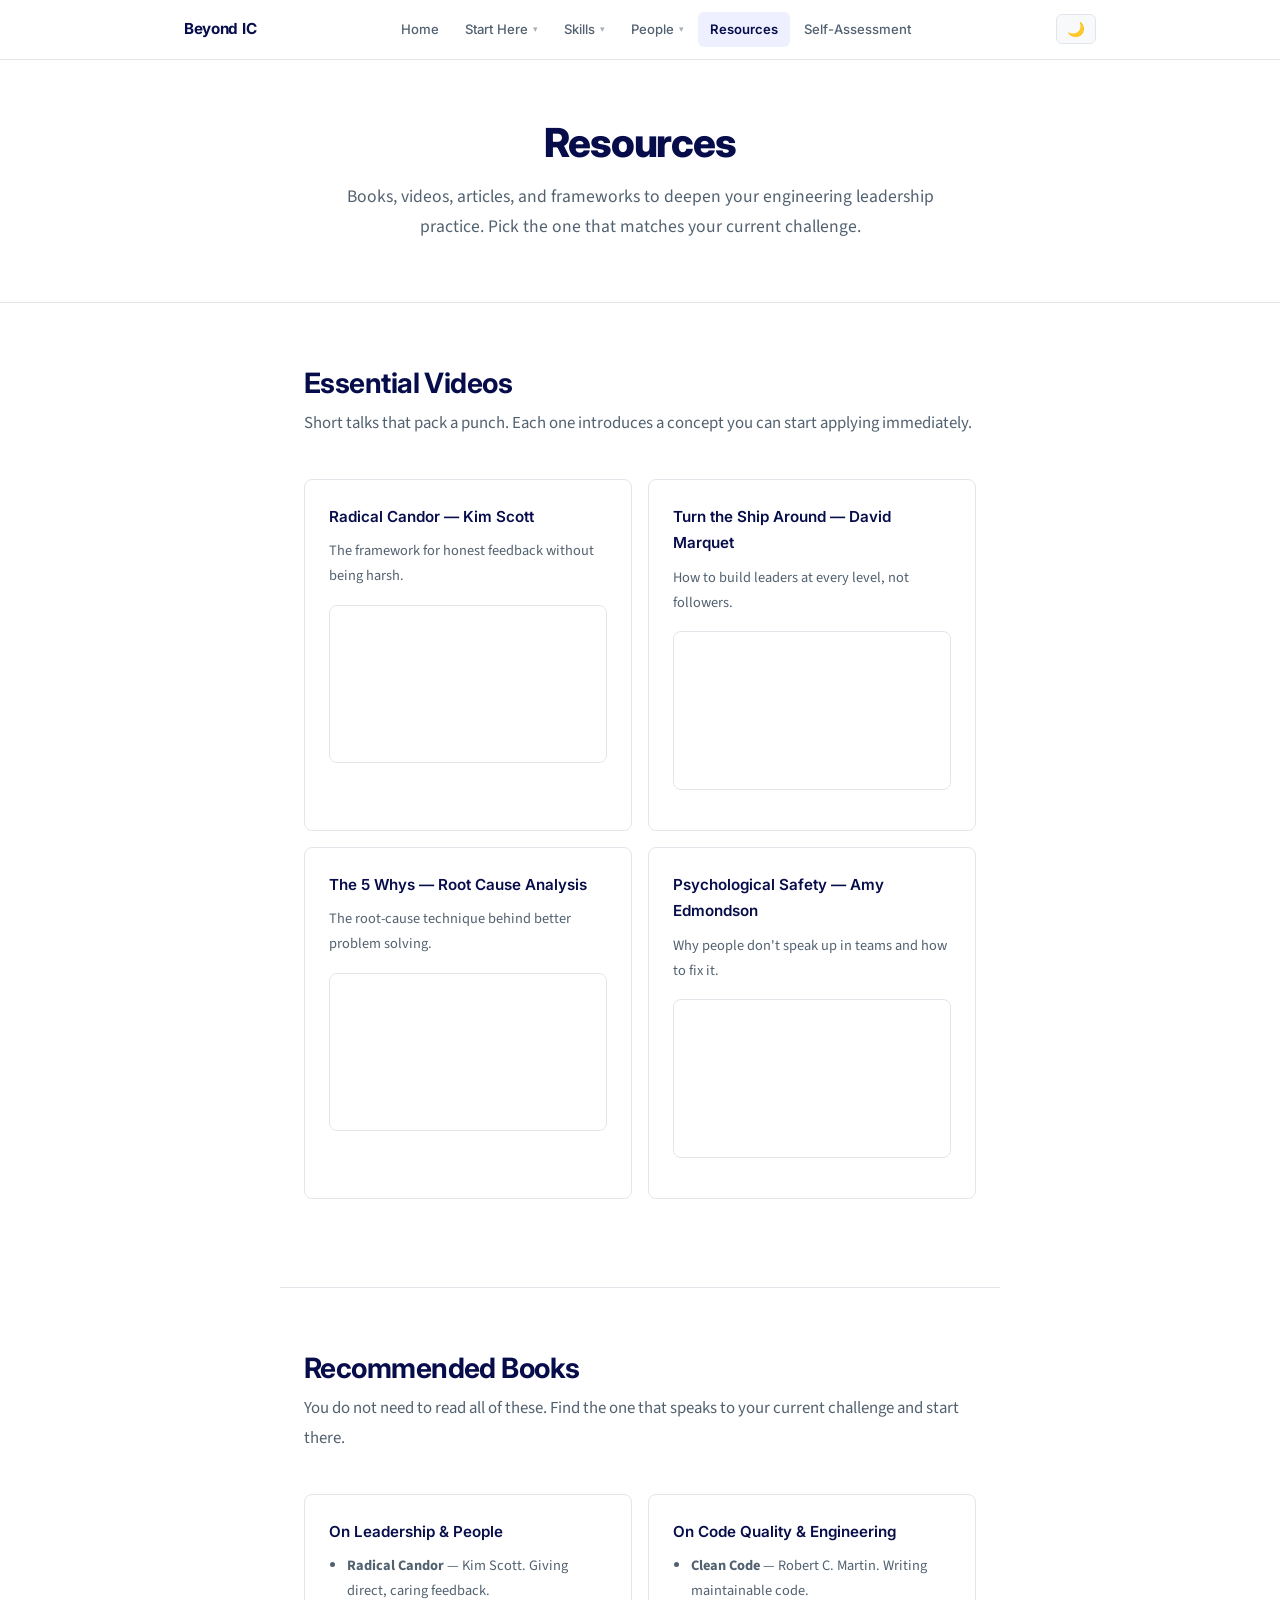
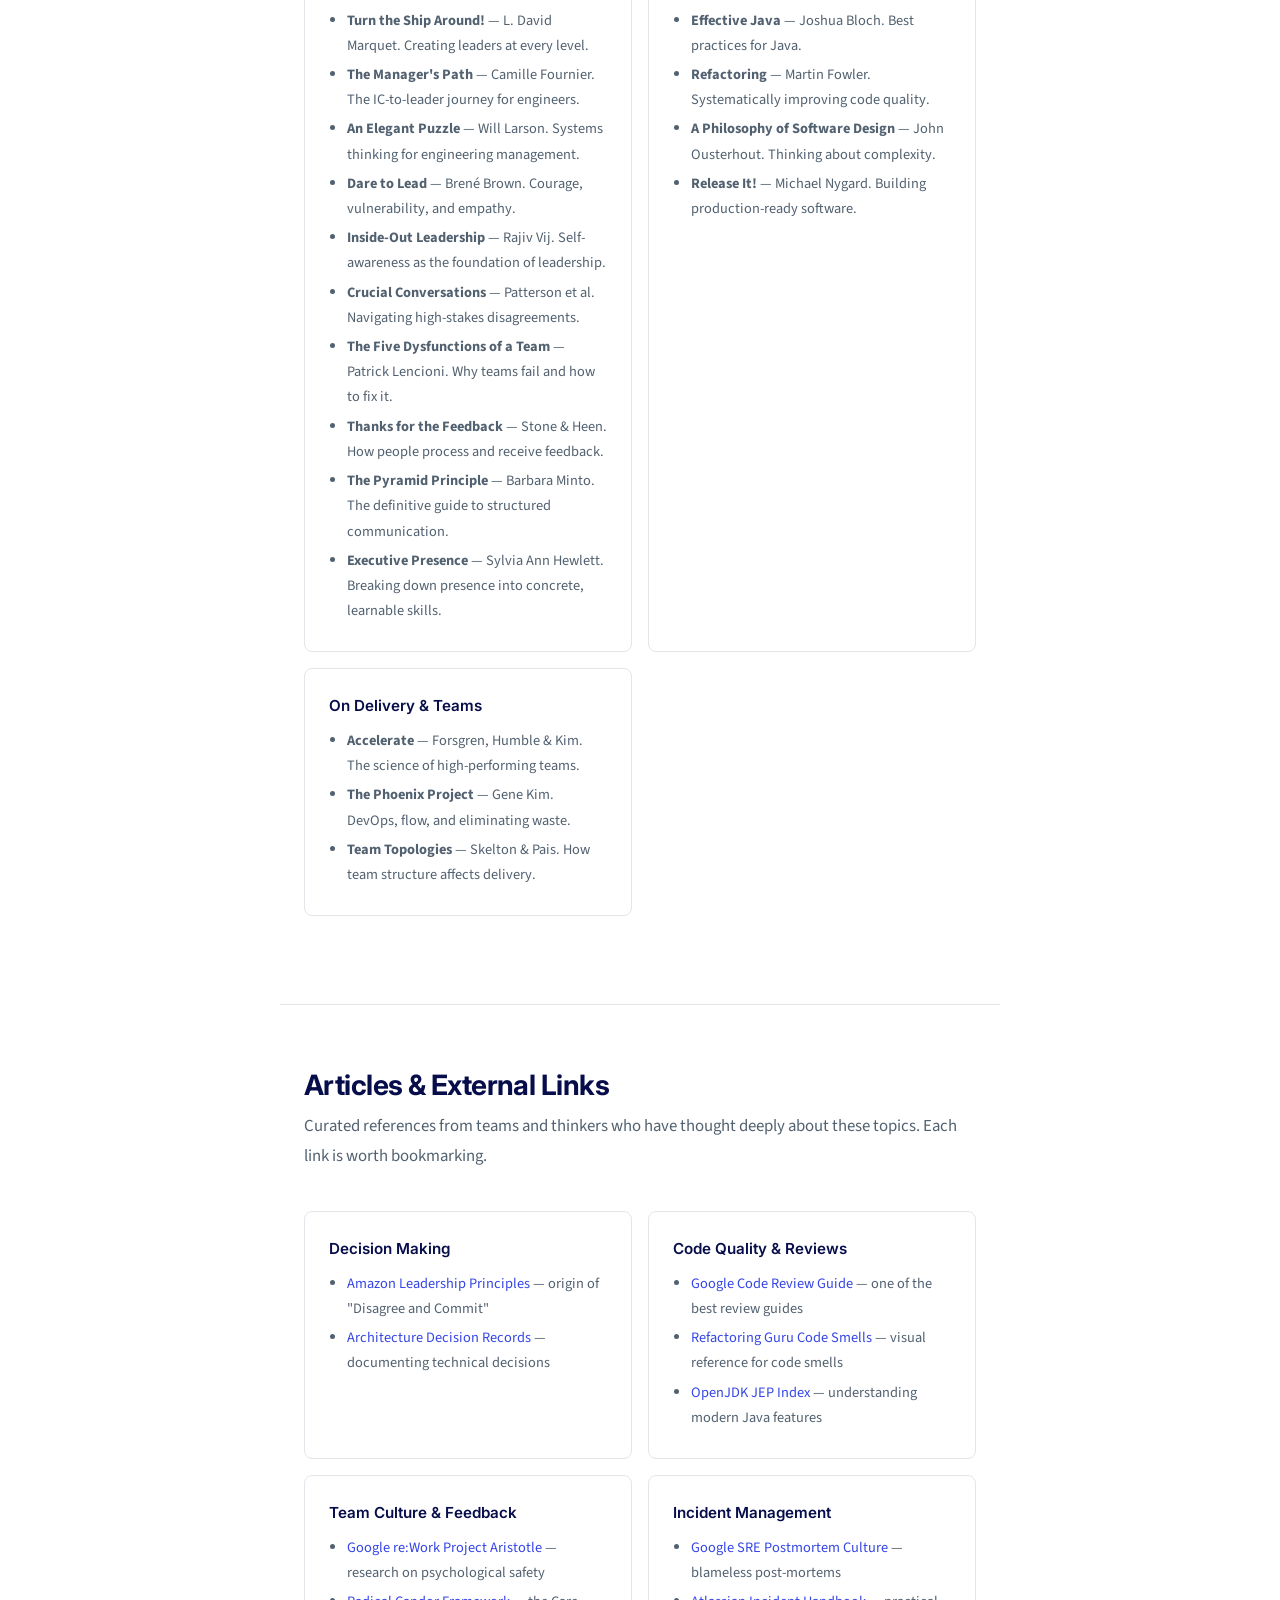
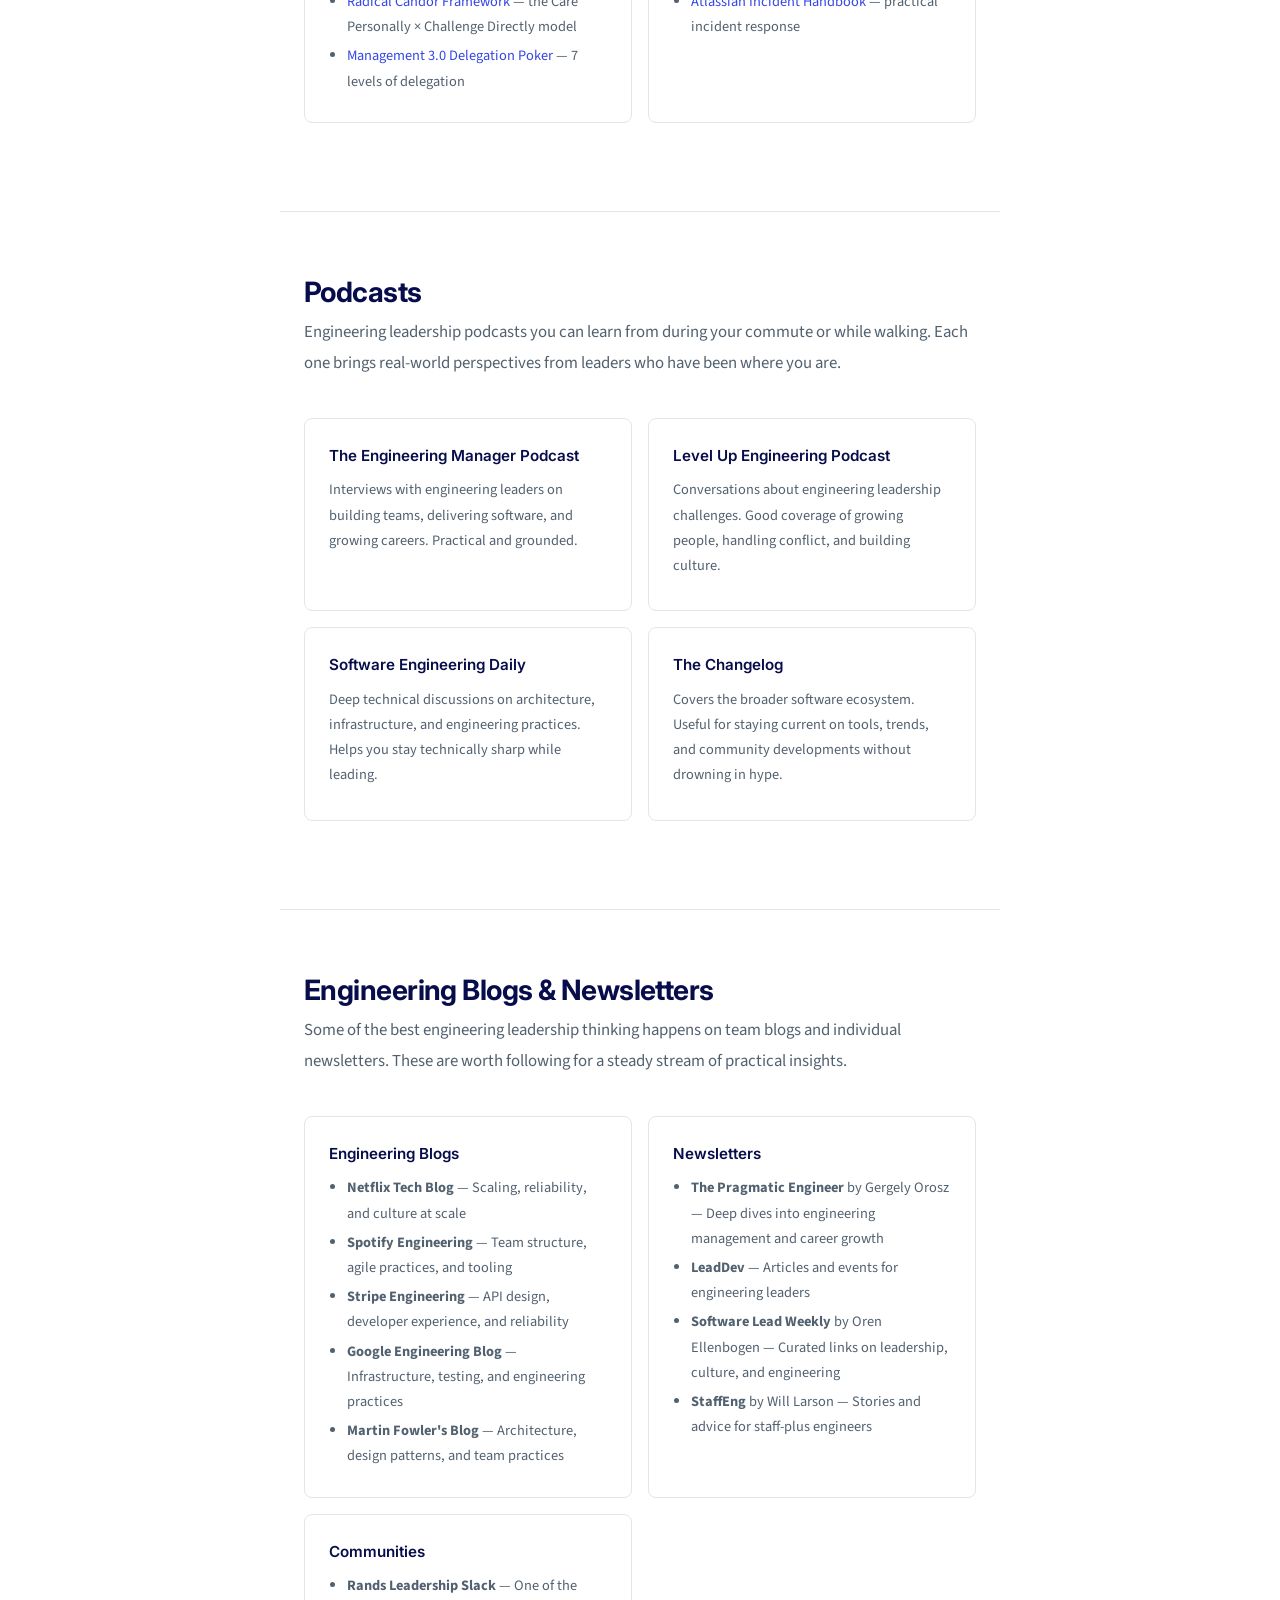
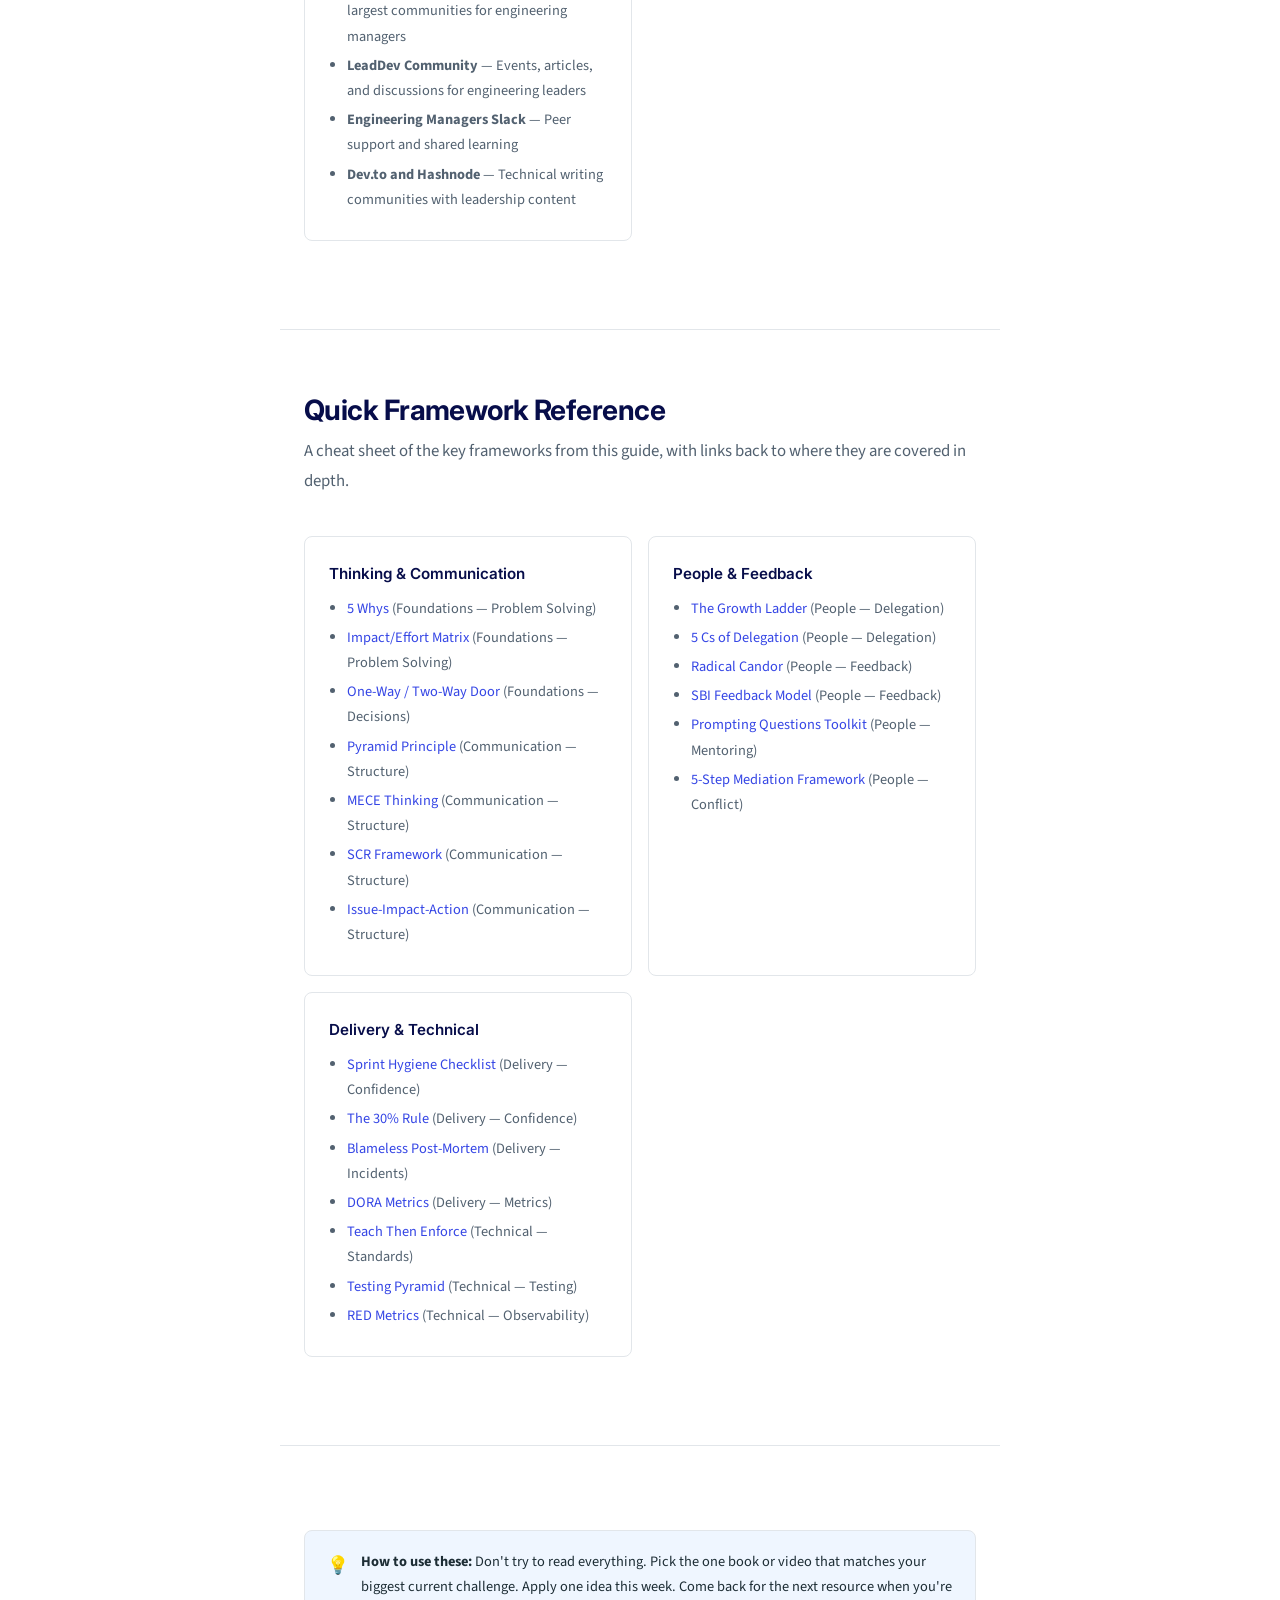
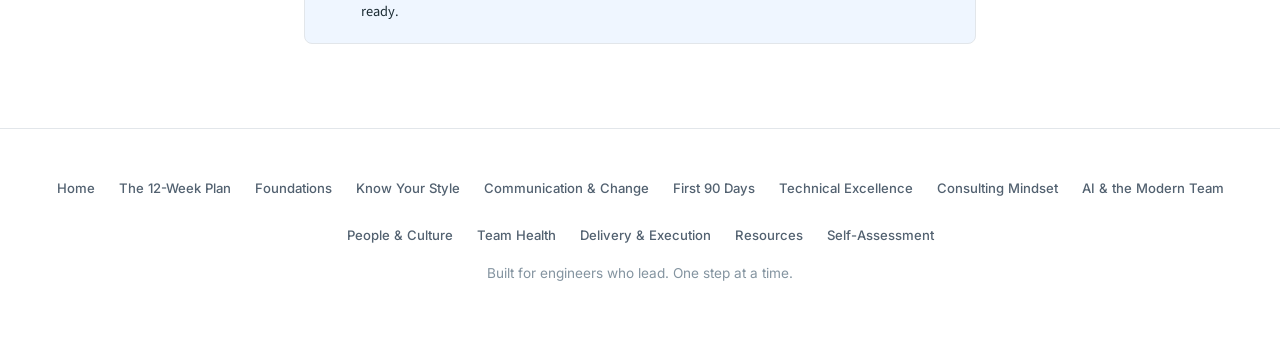
<file: resources.html>
<!DOCTYPE html>
<html lang="en" data-theme="light">
<head>
  <meta charset="UTF-8">
  <meta name="viewport" content="width=device-width, initial-scale=1.0">
  <title>Resources &mdash; Beyond IC</title>
  <link rel="preconnect" href="https://fonts.googleapis.com">
  <link rel="preconnect" href="https://fonts.gstatic.com" crossorigin>
  <link href="https://fonts.googleapis.com/css2?family=Inter:wght@400;500;600;700;800&family=Source+Sans+3:wght@400;500;600;700&display=swap" rel="stylesheet">
  <link rel="stylesheet" href="css/styles.css">
</head>
<body data-current-page="resources.html">

  <!-- ─── NAV ─── -->
  <nav id="navbar">
    <div class="nav-inner">
      <a href="index.html" class="nav-brand">Beyond IC</a>
      <div class="nav-links" id="navLinks">
        <a href="index.html">Home</a>
        <div class="nav-dropdown">
          <button class="nav-dropdown-toggle">Start Here</button>
          <div class="nav-dropdown-menu">
            <a href="12-week-plan.html">The 12-Week Plan</a>
            <a href="foundations.html">Foundations</a>
            <a href="leadership-styles.html">Know Your Style</a>
            <a href="first-90-days.html">First 90 Days</a>
          </div>
        </div>
        <div class="nav-dropdown">
          <button class="nav-dropdown-toggle">Skills</button>
          <div class="nav-dropdown-menu">
            <a href="communication-change.html">Communication &amp; Change</a>
            <a href="technical-excellence.html">Technical Excellence</a>
            <a href="delivery-execution.html">Delivery &amp; Execution</a>
            <a href="consulting-mindset.html">Consulting Mindset</a>
            <a href="ai-modern-team.html">AI &amp; the Modern Team</a>
          </div>
        </div>
        <div class="nav-dropdown">
          <button class="nav-dropdown-toggle">People</button>
          <div class="nav-dropdown-menu">
            <a href="people-culture.html">People &amp; Culture</a>
            <a href="team-health.html">Team Health</a>
          </div>
        </div>
        <a href="resources.html">Resources</a>
        <a href="self-assessment.html">Self-Assessment</a>
      </div>
      <div class="nav-right">
        <button class="theme-toggle" id="themeBtn" onclick="toggleTheme()">&#127769;</button>
        <button class="hamburger" onclick="toggleMenu()">&#9776;</button>
      </div>
    </div>
  </nav>

  <!-- ─── PAGE HEADER ─── -->
  <div class="page-header">
    <h1>Resources</h1>
    <p class="subtitle">Books, videos, articles, and frameworks to deepen your engineering leadership practice. Pick the one that matches your current challenge.</p>
  </div>

  <!-- ═══════════════════════════════════════════════════════════
       SECTION 1: ESSENTIAL VIDEOS
       ═══════════════════════════════════════════════════════════ -->
  <section class="fade-in" id="videos">
    <h2>Essential Videos</h2>
    <p class="section-intro">Short talks that pack a punch. Each one introduces a concept you can start applying immediately.</p>

    <div class="card-grid two-col">

      <div class="card">
        <h4>Radical Candor &mdash; Kim Scott</h4>
        <p>The framework for honest feedback without being harsh.</p>
        <div class="video-embed">
          <iframe src="https://www.youtube.com/embed/4yODalLQ2lM" frameborder="0" allow="accelerometer;autoplay;clipboard-write;encrypted-media;gyroscope;picture-in-picture" allowfullscreen loading="lazy"></iframe>
        </div>
      </div>

      <div class="card">
        <h4>Turn the Ship Around &mdash; David Marquet</h4>
        <p>How to build leaders at every level, not followers.</p>
        <div class="video-embed">
          <iframe src="https://www.youtube.com/embed/OqmdLcyES_Q" frameborder="0" allow="accelerometer;autoplay;clipboard-write;encrypted-media;gyroscope;picture-in-picture" allowfullscreen loading="lazy"></iframe>
        </div>
      </div>

      <div class="card">
        <h4>The 5 Whys &mdash; Root Cause Analysis</h4>
        <p>The root-cause technique behind better problem solving.</p>
        <div class="video-embed">
          <iframe src="https://www.youtube.com/embed/SckACO-pzoM" frameborder="0" allow="accelerometer;autoplay;clipboard-write;encrypted-media;gyroscope;picture-in-picture" allowfullscreen loading="lazy"></iframe>
        </div>
      </div>

      <div class="card">
        <h4>Psychological Safety &mdash; Amy Edmondson</h4>
        <p>Why people don't speak up in teams and how to fix it.</p>
        <div class="video-embed">
          <iframe src="https://www.youtube.com/embed/LhoLuui9gX8" frameborder="0" allow="accelerometer;autoplay;clipboard-write;encrypted-media;gyroscope;picture-in-picture" allowfullscreen loading="lazy"></iframe>
        </div>
      </div>

    </div>
  </section>

  <div class="section-divider"></div>

  <!-- ═══════════════════════════════════════════════════════════
       SECTION 2: RECOMMENDED BOOKS
       ═══════════════════════════════════════════════════════════ -->
  <section class="fade-in" id="books">
    <h2>Recommended Books</h2>
    <p class="section-intro">You do not need to read all of these. Find the one that speaks to your current challenge and start there.</p>

    <div class="card-grid three-col">

      <div class="card">
        <h4>On Leadership &amp; People</h4>
        <ul>
          <li><strong>Radical Candor</strong> &mdash; Kim Scott. Giving direct, caring feedback.</li>
          <li><strong>Turn the Ship Around!</strong> &mdash; L. David Marquet. Creating leaders at every level.</li>
          <li><strong>The Manager's Path</strong> &mdash; Camille Fournier. The IC-to-leader journey for engineers.</li>
          <li><strong>An Elegant Puzzle</strong> &mdash; Will Larson. Systems thinking for engineering management.</li>
          <li><strong>Dare to Lead</strong> &mdash; Bren&eacute; Brown. Courage, vulnerability, and empathy.</li>
          <li><strong>Inside-Out Leadership</strong> &mdash; Rajiv Vij. Self-awareness as the foundation of leadership.</li>
          <li><strong>Crucial Conversations</strong> &mdash; Patterson et al. Navigating high-stakes disagreements.</li>
          <li><strong>The Five Dysfunctions of a Team</strong> &mdash; Patrick Lencioni. Why teams fail and how to fix it.</li>
          <li><strong>Thanks for the Feedback</strong> &mdash; Stone &amp; Heen. How people process and receive feedback.</li>
          <li><strong>The Pyramid Principle</strong> &mdash; Barbara Minto. The definitive guide to structured communication.</li>
          <li><strong>Executive Presence</strong> &mdash; Sylvia Ann Hewlett. Breaking down presence into concrete, learnable skills.</li>
        </ul>
      </div>

      <div class="card">
        <h4>On Code Quality &amp; Engineering</h4>
        <ul>
          <li><strong>Clean Code</strong> &mdash; Robert C. Martin. Writing maintainable code.</li>
          <li><strong>Effective Java</strong> &mdash; Joshua Bloch. Best practices for Java.</li>
          <li><strong>Refactoring</strong> &mdash; Martin Fowler. Systematically improving code quality.</li>
          <li><strong>A Philosophy of Software Design</strong> &mdash; John Ousterhout. Thinking about complexity.</li>
          <li><strong>Release It!</strong> &mdash; Michael Nygard. Building production-ready software.</li>
        </ul>
      </div>

      <div class="card">
        <h4>On Delivery &amp; Teams</h4>
        <ul>
          <li><strong>Accelerate</strong> &mdash; Forsgren, Humble &amp; Kim. The science of high-performing teams.</li>
          <li><strong>The Phoenix Project</strong> &mdash; Gene Kim. DevOps, flow, and eliminating waste.</li>
          <li><strong>Team Topologies</strong> &mdash; Skelton &amp; Pais. How team structure affects delivery.</li>
        </ul>
      </div>

    </div>
  </section>

  <div class="section-divider"></div>

  <!-- ═══════════════════════════════════════════════════════════
       SECTION 3: ARTICLES & EXTERNAL LINKS
       ═══════════════════════════════════════════════════════════ -->
  <section class="fade-in" id="articles">
    <h2>Articles &amp; External Links</h2>
    <p class="section-intro">Curated references from teams and thinkers who have thought deeply about these topics. Each link is worth bookmarking.</p>

    <div class="card-grid two-col">

      <div class="card">
        <h4>Decision Making</h4>
        <ul>
          <li><a href="https://www.amazon.jobs/content/en/our-workplace/leadership-principles" target="_blank" style="color:var(--accent-link)">Amazon Leadership Principles</a> &mdash; origin of "Disagree and Commit"</li>
          <li><a href="https://cognitect.com/blog/2011/11/15/documenting-architecture-decisions" target="_blank" style="color:var(--accent-link)">Architecture Decision Records</a> &mdash; documenting technical decisions</li>
        </ul>
      </div>

      <div class="card">
        <h4>Code Quality &amp; Reviews</h4>
        <ul>
          <li><a href="https://google.github.io/eng-practices/review/" target="_blank" style="color:var(--accent-link)">Google Code Review Guide</a> &mdash; one of the best review guides</li>
          <li><a href="https://refactoring.guru/refactoring/smells" target="_blank" style="color:var(--accent-link)">Refactoring Guru Code Smells</a> &mdash; visual reference for code smells</li>
          <li><a href="https://openjdk.org/jeps/0" target="_blank" style="color:var(--accent-link)">OpenJDK JEP Index</a> &mdash; understanding modern Java features</li>
        </ul>
      </div>

      <div class="card">
        <h4>Team Culture &amp; Feedback</h4>
        <ul>
          <li><a href="https://rework.withgoogle.com/guides/understanding-team-effectiveness/" target="_blank" style="color:var(--accent-link)">Google re:Work Project Aristotle</a> &mdash; research on psychological safety</li>
          <li><a href="https://www.radicalcandor.com/our-approach/" target="_blank" style="color:var(--accent-link)">Radical Candor Framework</a> &mdash; the Care Personally &times; Challenge Directly model</li>
          <li><a href="https://management30.com/practice/delegation-poker/" target="_blank" style="color:var(--accent-link)">Management 3.0 Delegation Poker</a> &mdash; 7 levels of delegation</li>
        </ul>
      </div>

      <div class="card">
        <h4>Incident Management</h4>
        <ul>
          <li><a href="https://sre.google/sre-book/postmortem-culture/" target="_blank" style="color:var(--accent-link)">Google SRE Postmortem Culture</a> &mdash; blameless post-mortems</li>
          <li><a href="https://www.atlassian.com/incident-management/handbook" target="_blank" style="color:var(--accent-link)">Atlassian Incident Handbook</a> &mdash; practical incident response</li>
        </ul>
      </div>

    </div>
  </section>

  <div class="section-divider"></div>

  <!-- ═══════════════════════════════════════════════════════════
       SECTION 4: PODCASTS
       ═══════════════════════════════════════════════════════════ -->
  <section class="fade-in" id="podcasts">
    <h2>Podcasts</h2>
    <p class="section-intro">Engineering leadership podcasts you can learn from during your commute or while walking. Each one brings real-world perspectives from leaders who have been where you are.</p>

    <div class="card-grid two-col">

      <div class="card">
        <h4>The Engineering Manager Podcast</h4>
        <p>Interviews with engineering leaders on building teams, delivering software, and growing careers. Practical and grounded.</p>
      </div>

      <div class="card">
        <h4>Level Up Engineering Podcast</h4>
        <p>Conversations about engineering leadership challenges. Good coverage of growing people, handling conflict, and building culture.</p>
      </div>

      <div class="card">
        <h4>Software Engineering Daily</h4>
        <p>Deep technical discussions on architecture, infrastructure, and engineering practices. Helps you stay technically sharp while leading.</p>
      </div>

      <div class="card">
        <h4>The Changelog</h4>
        <p>Covers the broader software ecosystem. Useful for staying current on tools, trends, and community developments without drowning in hype.</p>
      </div>

    </div>
  </section>

  <div class="section-divider"></div>

  <!-- ═══════════════════════════════════════════════════════════
       SECTION 5: ENGINEERING BLOGS & NEWSLETTERS
       ═══════════════════════════════════════════════════════════ -->
  <section class="fade-in" id="blogs">
    <h2>Engineering Blogs &amp; Newsletters</h2>
    <p class="section-intro">Some of the best engineering leadership thinking happens on team blogs and individual newsletters. These are worth following for a steady stream of practical insights.</p>

    <div class="card-grid three-col">

      <div class="card">
        <h4>Engineering Blogs</h4>
        <ul>
          <li><strong>Netflix Tech Blog</strong> &mdash; Scaling, reliability, and culture at scale</li>
          <li><strong>Spotify Engineering</strong> &mdash; Team structure, agile practices, and tooling</li>
          <li><strong>Stripe Engineering</strong> &mdash; API design, developer experience, and reliability</li>
          <li><strong>Google Engineering Blog</strong> &mdash; Infrastructure, testing, and engineering practices</li>
          <li><strong>Martin Fowler's Blog</strong> &mdash; Architecture, design patterns, and team practices</li>
        </ul>
      </div>

      <div class="card">
        <h4>Newsletters</h4>
        <ul>
          <li><strong>The Pragmatic Engineer</strong> by Gergely Orosz &mdash; Deep dives into engineering management and career growth</li>
          <li><strong>LeadDev</strong> &mdash; Articles and events for engineering leaders</li>
          <li><strong>Software Lead Weekly</strong> by Oren Ellenbogen &mdash; Curated links on leadership, culture, and engineering</li>
          <li><strong>StaffEng</strong> by Will Larson &mdash; Stories and advice for staff-plus engineers</li>
        </ul>
      </div>

      <div class="card">
        <h4>Communities</h4>
        <ul>
          <li><strong>Rands Leadership Slack</strong> &mdash; One of the largest communities for engineering managers</li>
          <li><strong>LeadDev Community</strong> &mdash; Events, articles, and discussions for engineering leaders</li>
          <li><strong>Engineering Managers Slack</strong> &mdash; Peer support and shared learning</li>
          <li><strong>Dev.to and Hashnode</strong> &mdash; Technical writing communities with leadership content</li>
        </ul>
      </div>

    </div>
  </section>

  <div class="section-divider"></div>

  <!-- ═══════════════════════════════════════════════════════════
       SECTION 6: FRAMEWORKS REFERENCE
       ═══════════════════════════════════════════════════════════ -->
  <section class="fade-in" id="frameworks">
    <h2>Quick Framework Reference</h2>
    <p class="section-intro">A cheat sheet of the key frameworks from this guide, with links back to where they are covered in depth.</p>

    <div class="card-grid three-col">

      <div class="card">
        <h4>Thinking &amp; Communication</h4>
        <ul>
          <li><a href="foundations.html#problem-solver">5 Whys</a> (Foundations &mdash; Problem Solving)</li>
          <li><a href="foundations.html#problem-solver">Impact/Effort Matrix</a> (Foundations &mdash; Problem Solving)</li>
          <li><a href="foundations.html#decision-making">One-Way / Two-Way Door</a> (Foundations &mdash; Decisions)</li>
          <li><a href="communication-change.html#communication">Pyramid Principle</a> (Communication &mdash; Structure)</li>
          <li><a href="communication-change.html#communication">MECE Thinking</a> (Communication &mdash; Structure)</li>
          <li><a href="communication-change.html#communication">SCR Framework</a> (Communication &mdash; Structure)</li>
          <li><a href="communication-change.html#communication">Issue-Impact-Action</a> (Communication &mdash; Structure)</li>
        </ul>
      </div>

      <div class="card">
        <h4>People &amp; Feedback</h4>
        <ul>
          <li><a href="people-culture.html#growing-people">The Growth Ladder</a> (People &mdash; Delegation)</li>
          <li><a href="people-culture.html#growing-people">5 Cs of Delegation</a> (People &mdash; Delegation)</li>
          <li><a href="people-culture.html#feedback-culture">Radical Candor</a> (People &mdash; Feedback)</li>
          <li><a href="people-culture.html#feedback-culture">SBI Feedback Model</a> (People &mdash; Feedback)</li>
          <li><a href="people-culture.html#mentoring">Prompting Questions Toolkit</a> (People &mdash; Mentoring)</li>
          <li><a href="people-culture.html#conflict-mediation">5-Step Mediation Framework</a> (People &mdash; Conflict)</li>
        </ul>
      </div>

      <div class="card">
        <h4>Delivery &amp; Technical</h4>
        <ul>
          <li><a href="delivery-execution.html#delivering-with-confidence">Sprint Hygiene Checklist</a> (Delivery &mdash; Confidence)</li>
          <li><a href="delivery-execution.html#delivering-with-confidence">The 30% Rule</a> (Delivery &mdash; Confidence)</li>
          <li><a href="delivery-execution.html#incident-management">Blameless Post-Mortem</a> (Delivery &mdash; Incidents)</li>
          <li><a href="delivery-execution.html#engineering-metrics">DORA Metrics</a> (Delivery &mdash; Metrics)</li>
          <li><a href="technical-excellence.html#standards">Teach Then Enforce</a> (Technical &mdash; Standards)</li>
          <li><a href="technical-excellence.html#testing">Testing Pyramid</a> (Technical &mdash; Testing)</li>
          <li><a href="technical-excellence.html#observability">RED Metrics</a> (Technical &mdash; Observability)</li>
        </ul>
      </div>

    </div>
  </section>

  <div class="section-divider"></div>

  <!-- ─── TIP ─── -->
  <section class="fade-in">
    <div class="tip info-tip">
      <span class="tip-icon">&#128161;</span>
      <p><strong>How to use these:</strong> Don't try to read everything. Pick the one book or video that matches your biggest current challenge. Apply one idea this week. Come back for the next resource when you're ready.</p>
    </div>
  </section>

  <!-- ─── FOOTER ─── -->
  <footer>
    <div class="footer-links">
      <a href="index.html">Home</a>
      <a href="12-week-plan.html">The 12-Week Plan</a>
      <a href="foundations.html">Foundations</a>
      <a href="leadership-styles.html">Know Your Style</a>
      <a href="communication-change.html">Communication &amp; Change</a>
      <a href="first-90-days.html">First 90 Days</a>
      <a href="technical-excellence.html">Technical Excellence</a>
      <a href="consulting-mindset.html">Consulting Mindset</a>
      <a href="ai-modern-team.html">AI &amp; the Modern Team</a>
      <a href="people-culture.html">People &amp; Culture</a>
      <a href="team-health.html">Team Health</a>
      <a href="delivery-execution.html">Delivery &amp; Execution</a>
      <a href="resources.html">Resources</a>
      <a href="self-assessment.html">Self-Assessment</a>
    </div>
    <p>Built for engineers who lead. One step at a time.</p>
  </footer>

  <script src="js/script.js"></script>
</body>
</html>
</file>
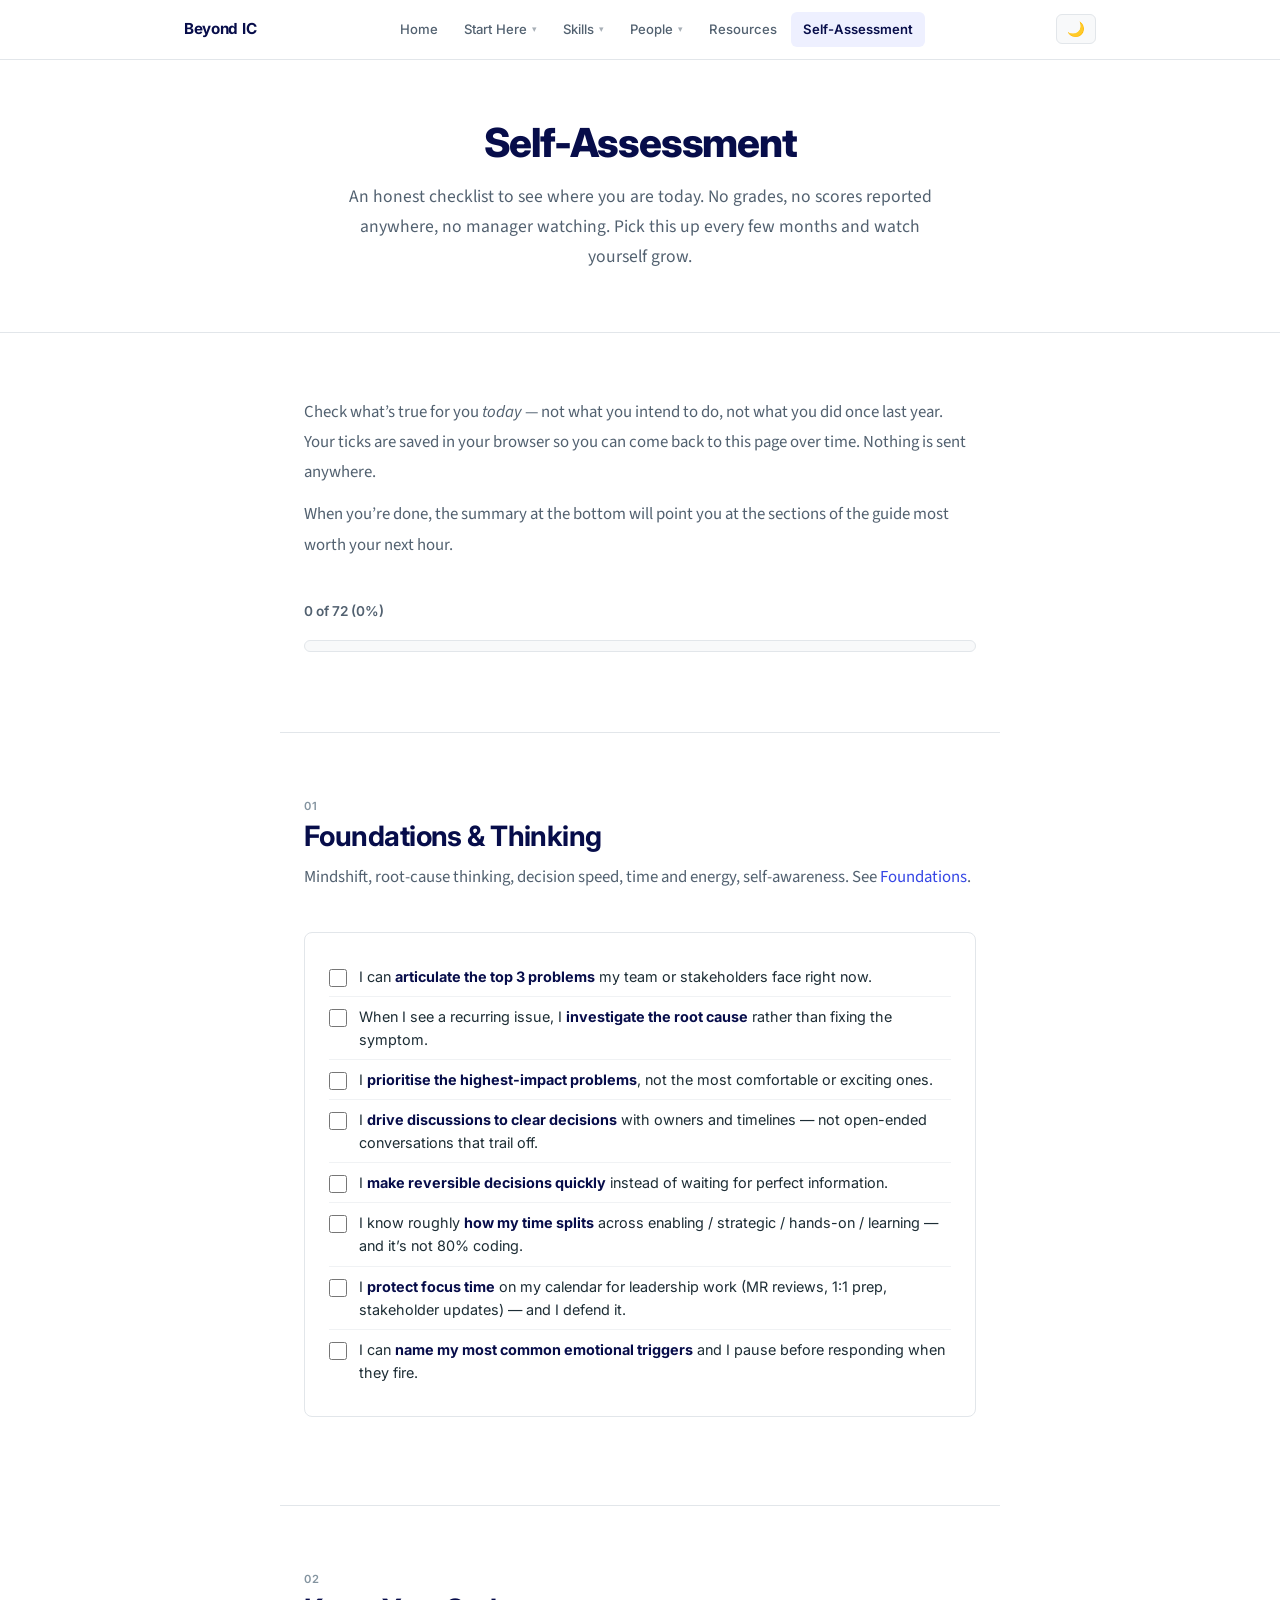
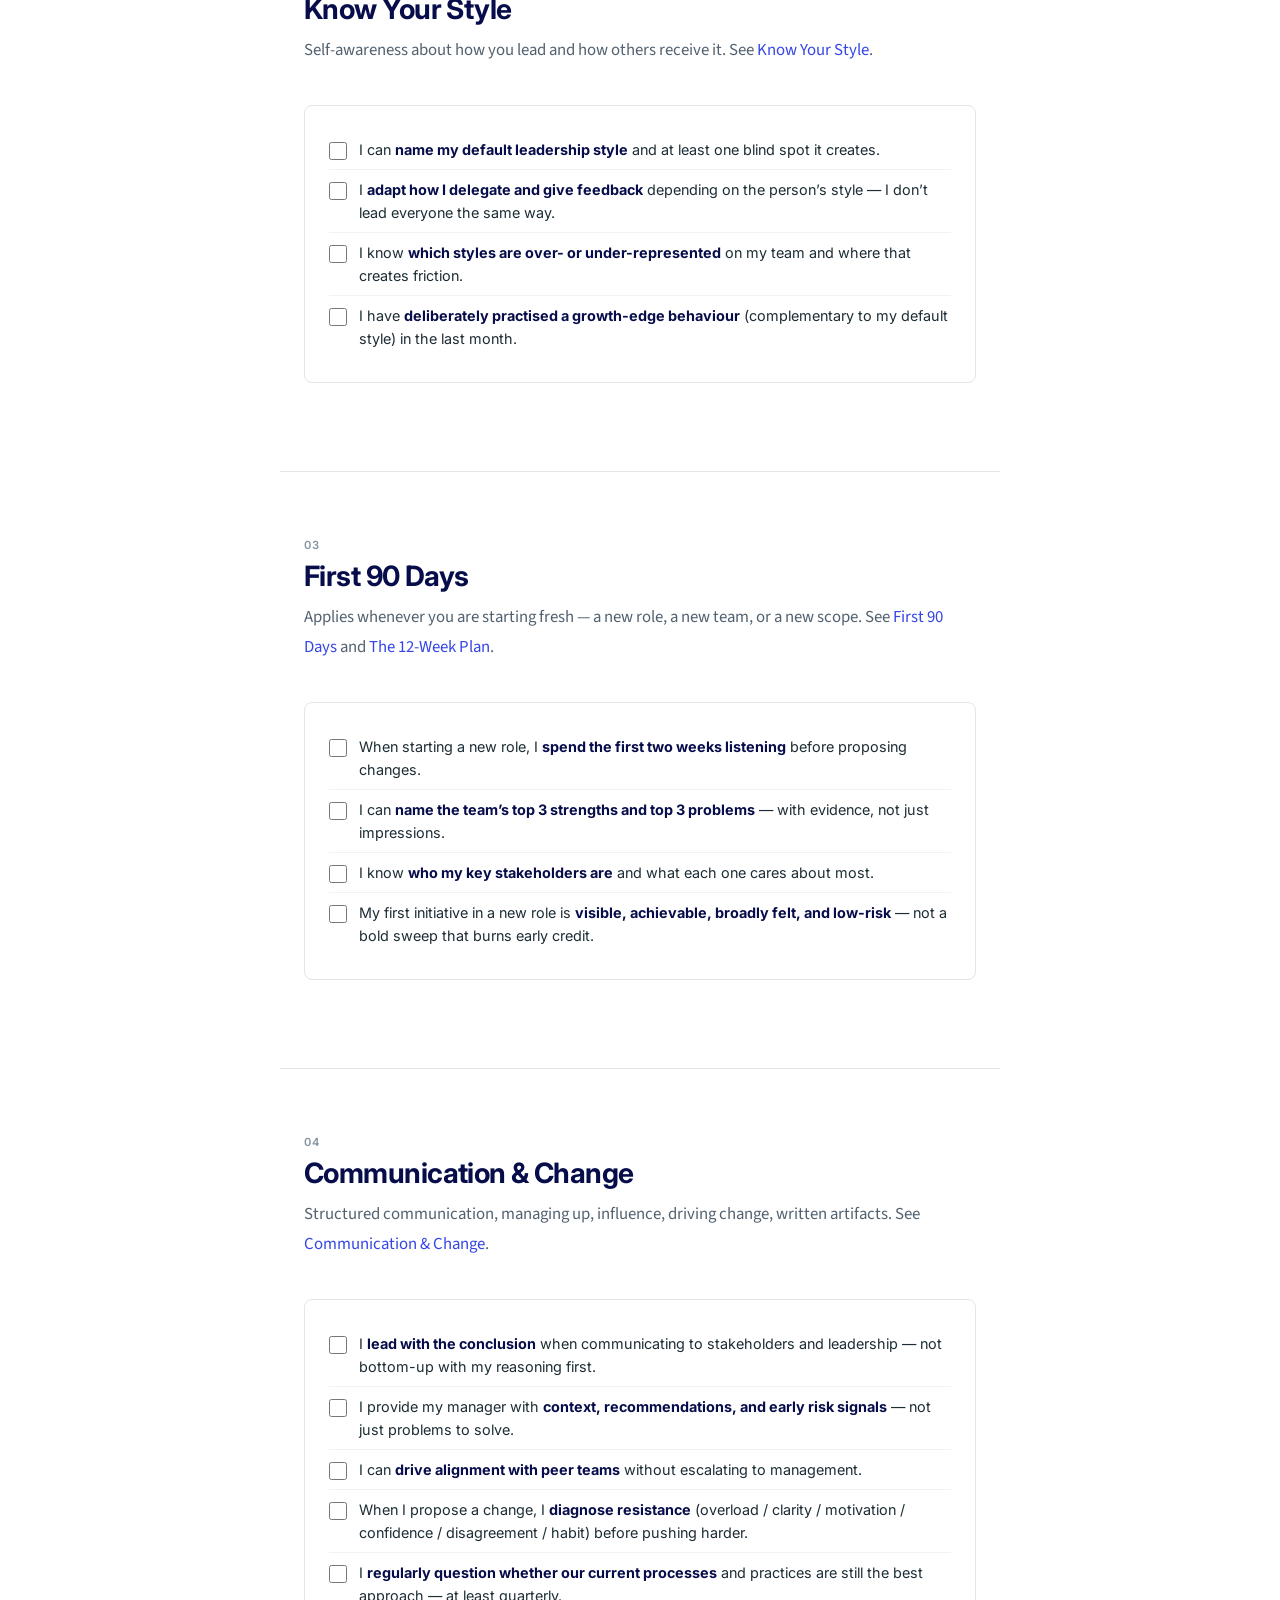
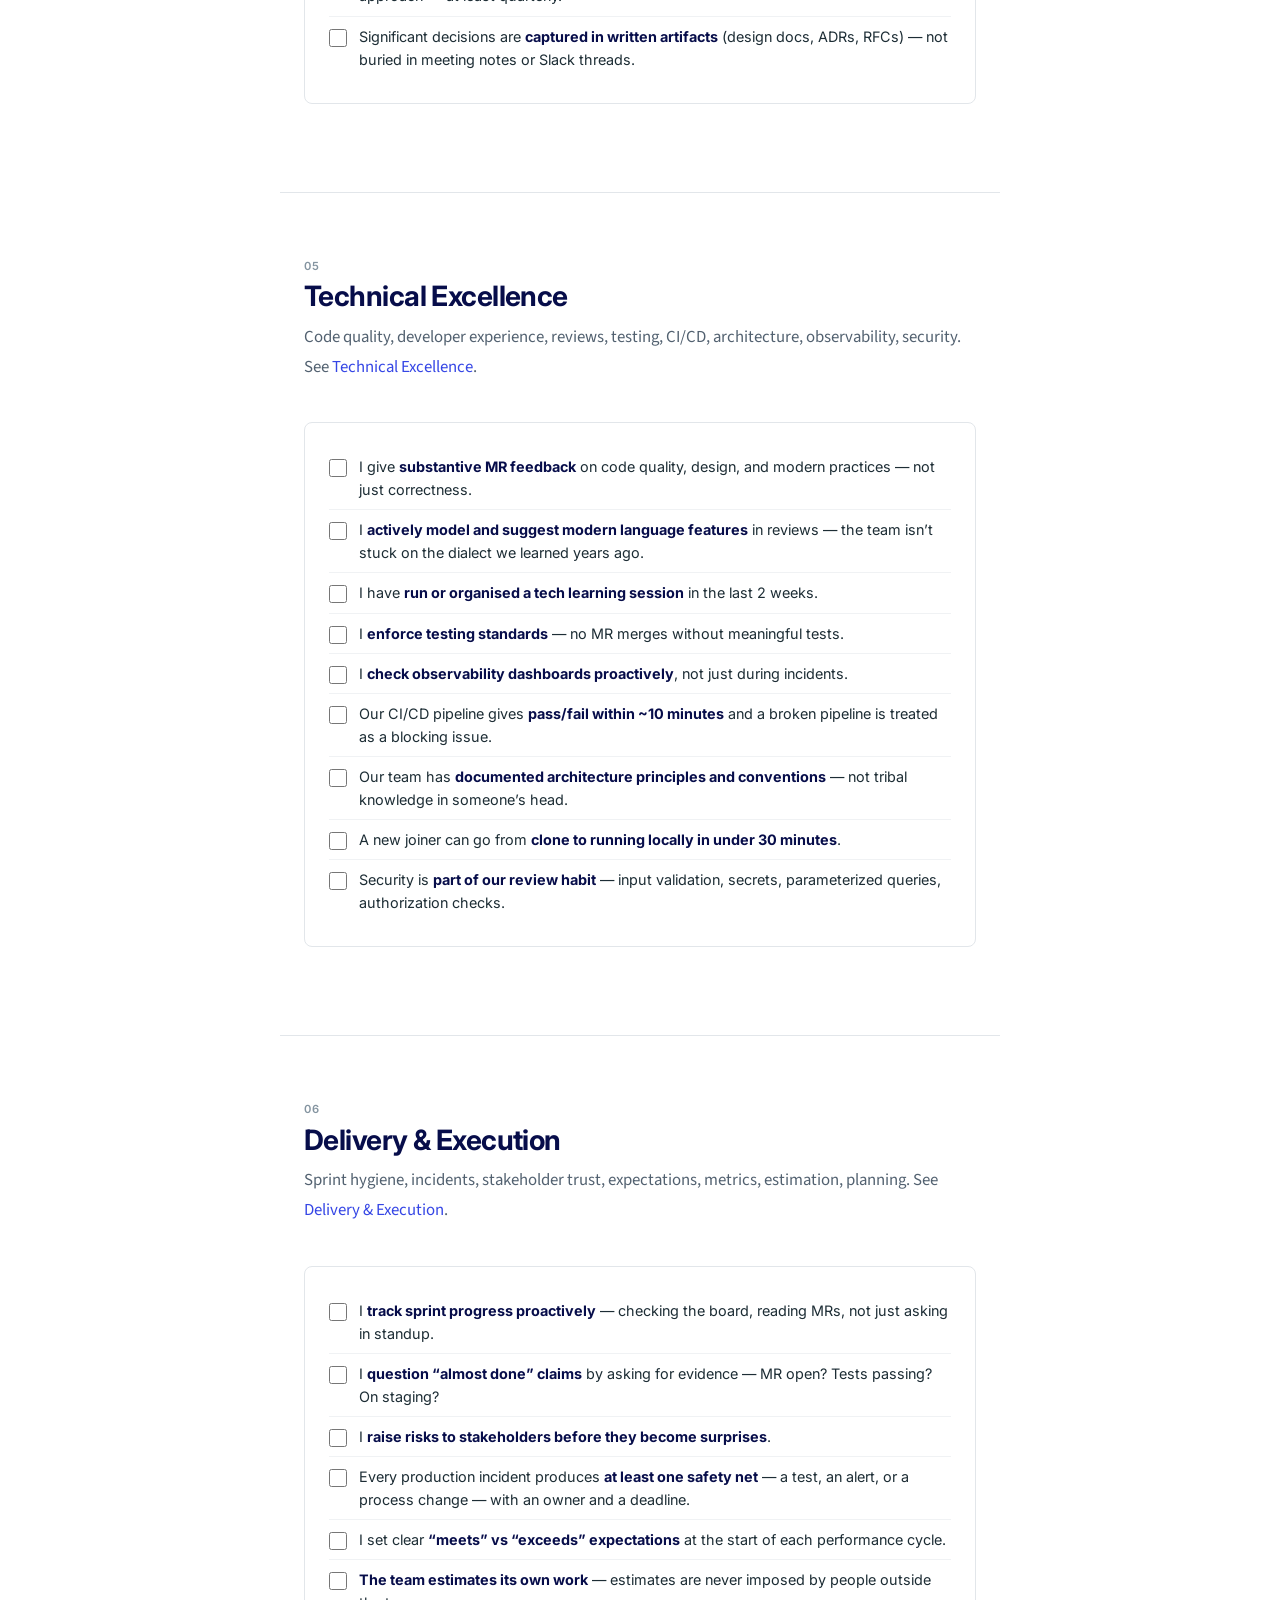
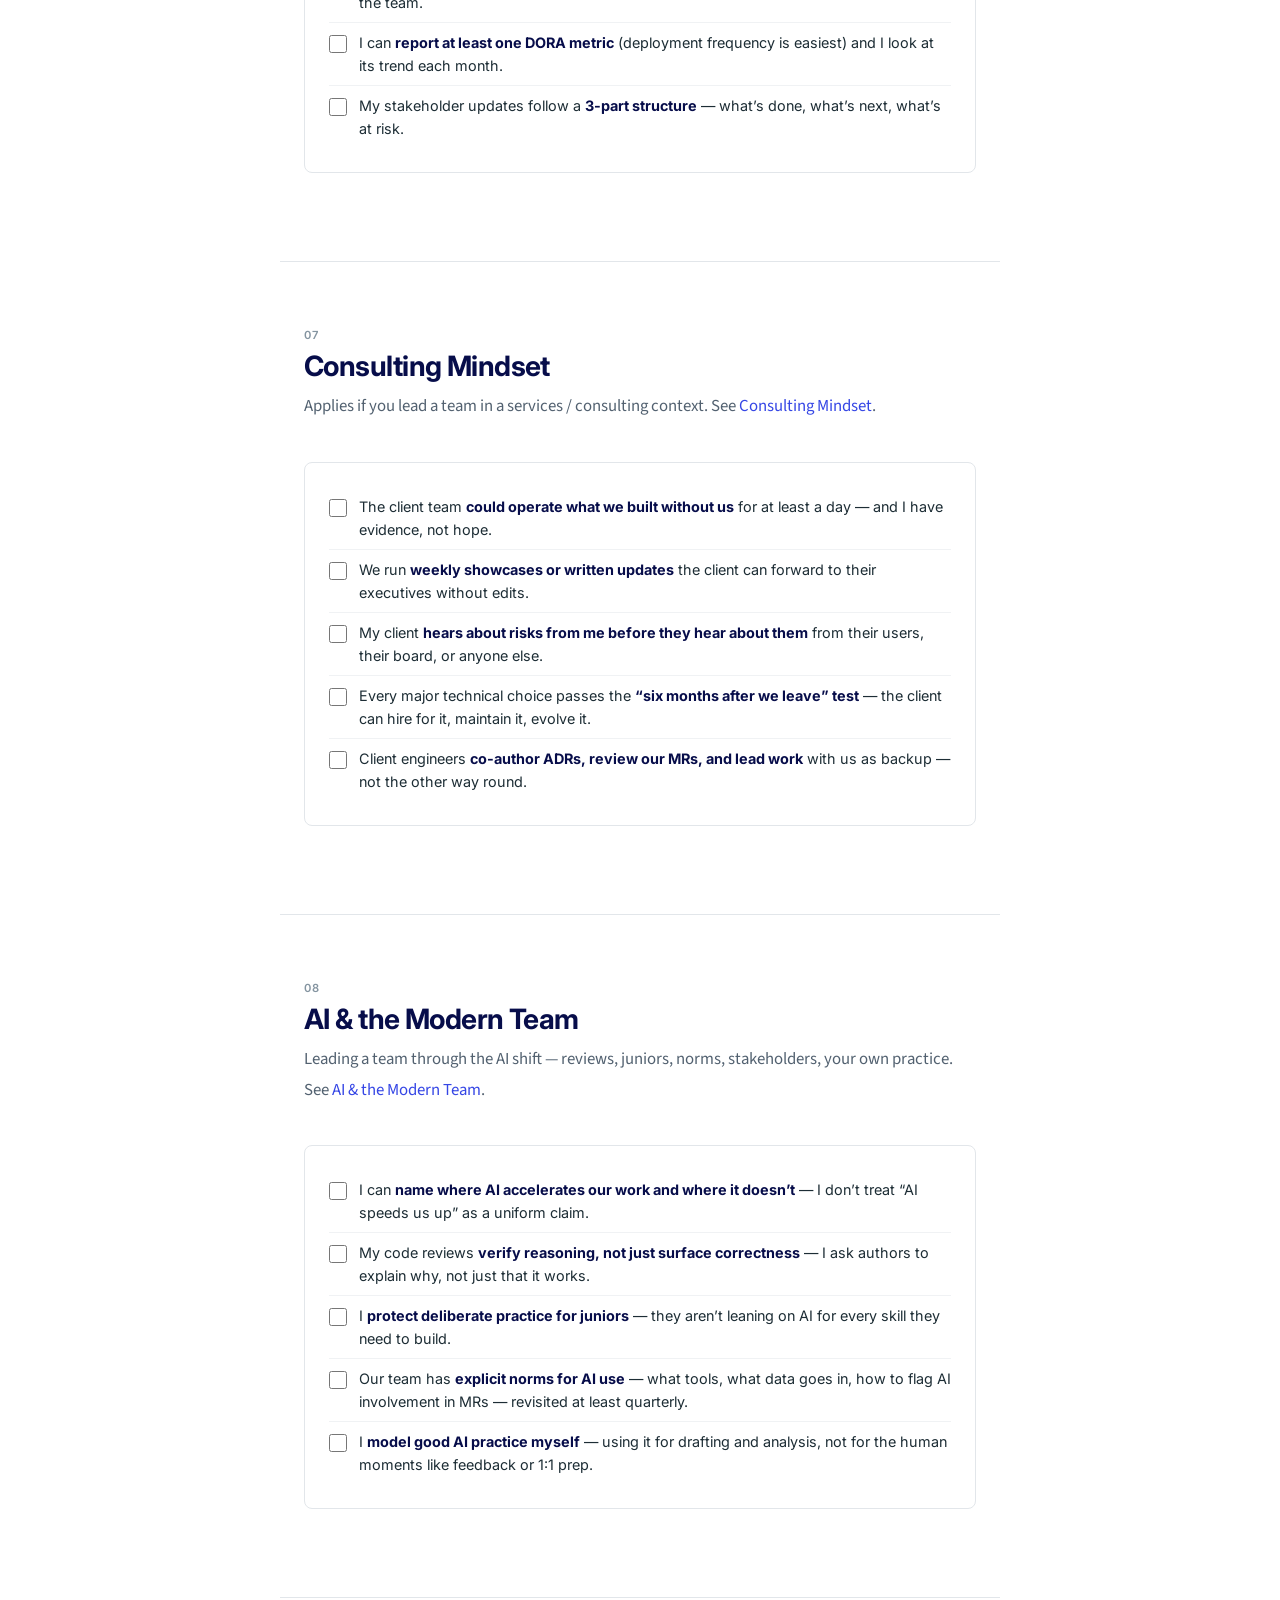
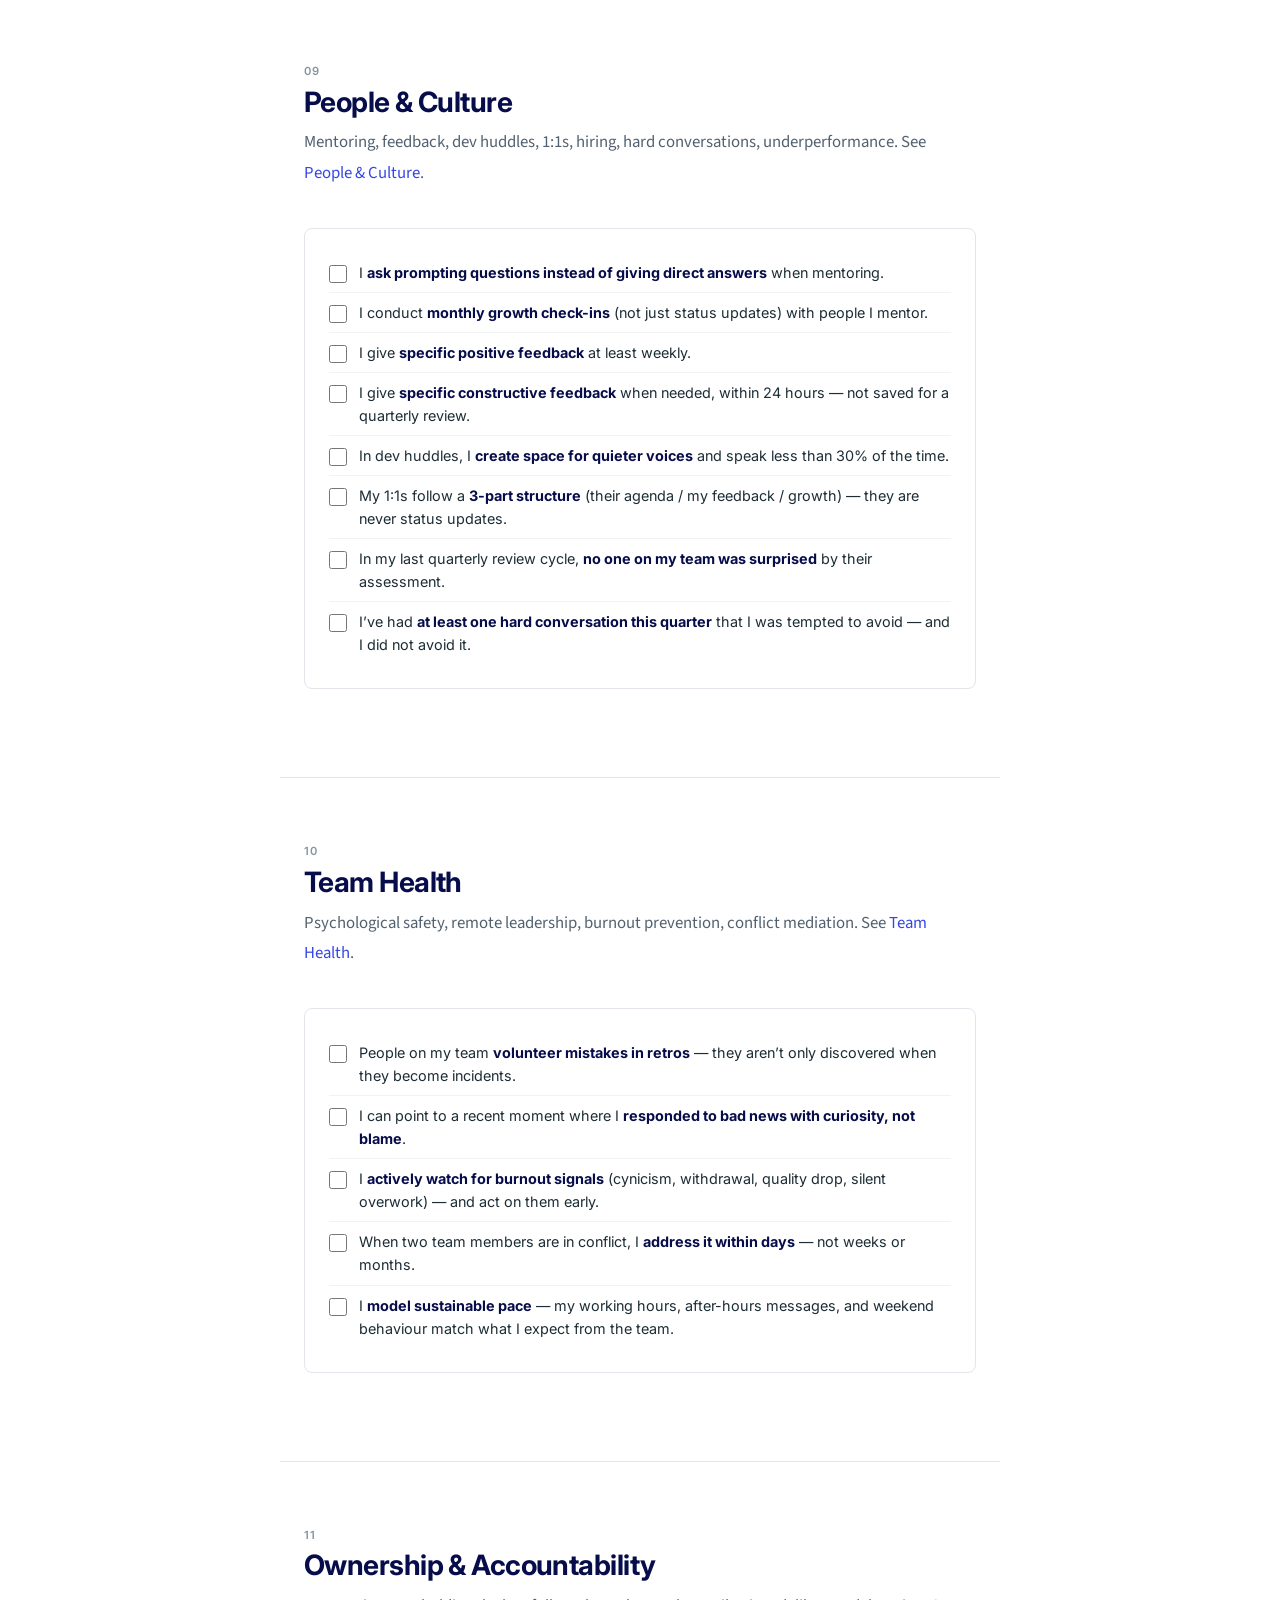
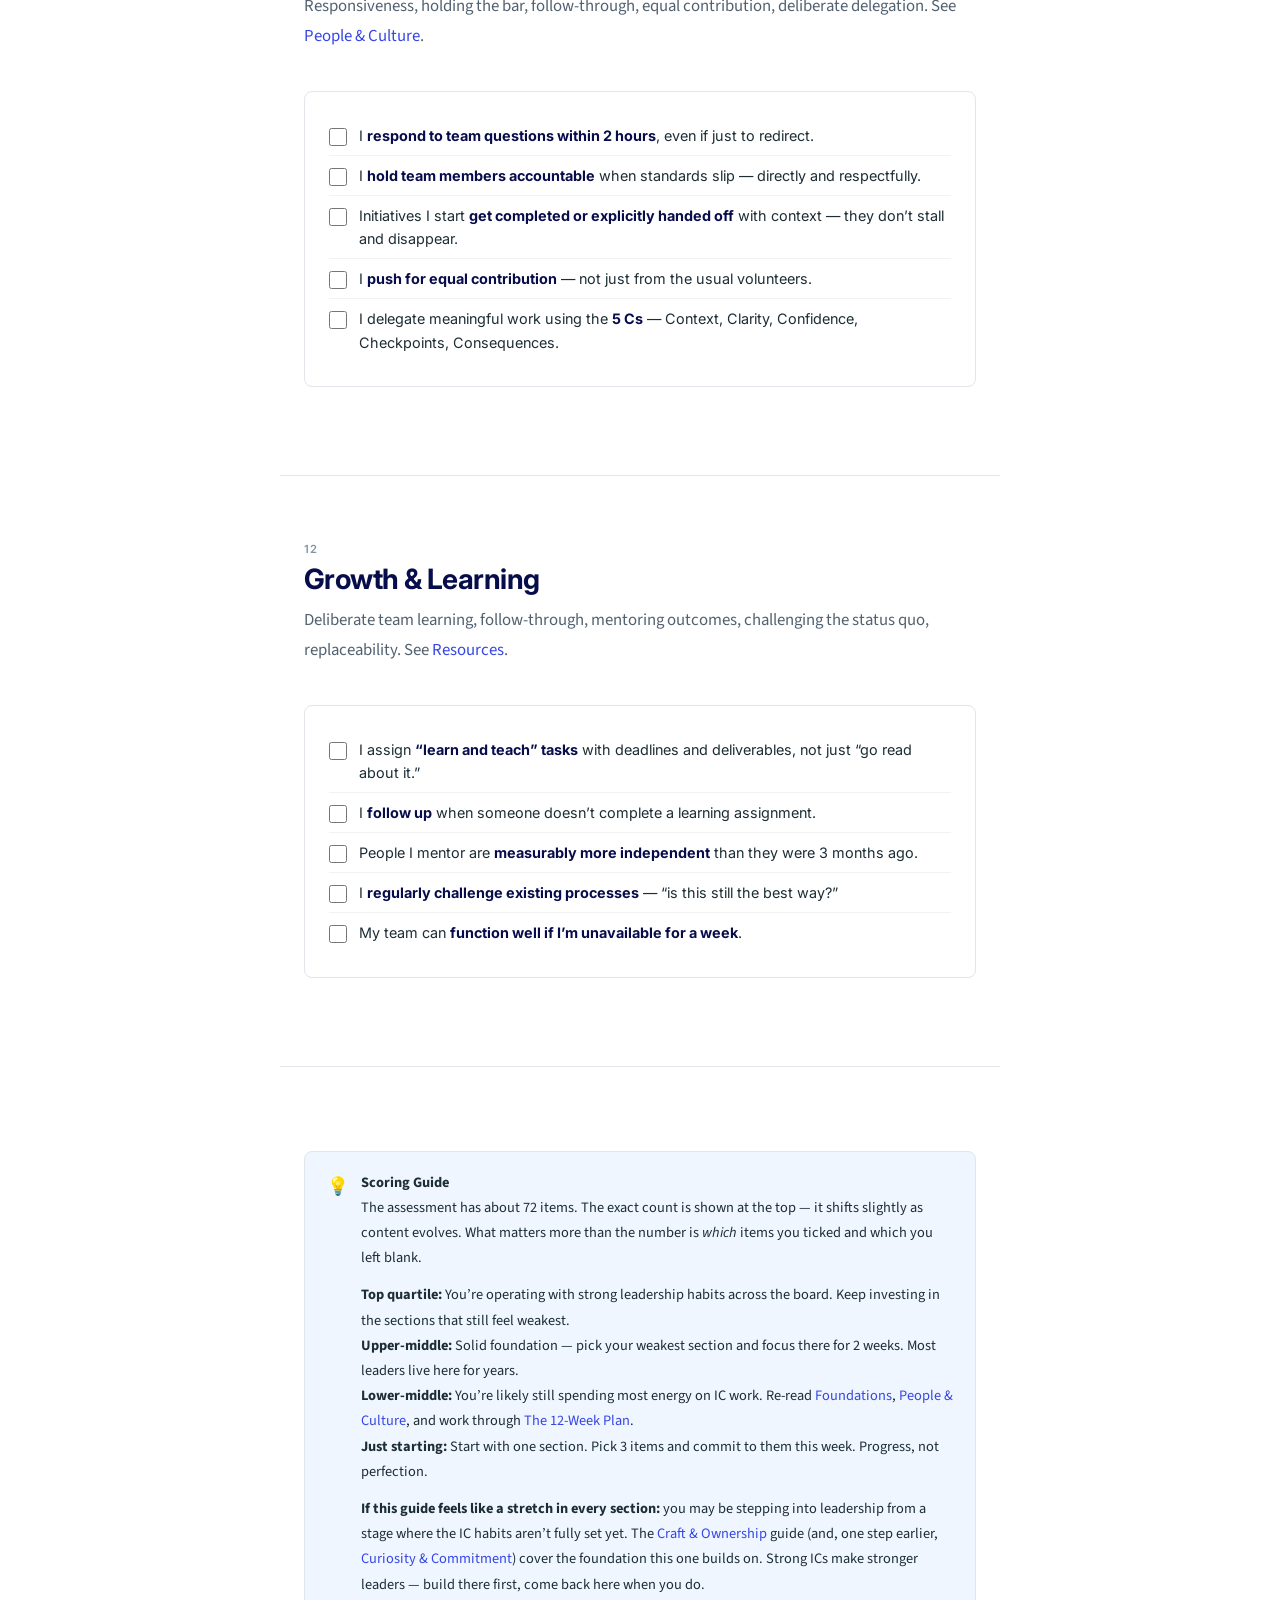
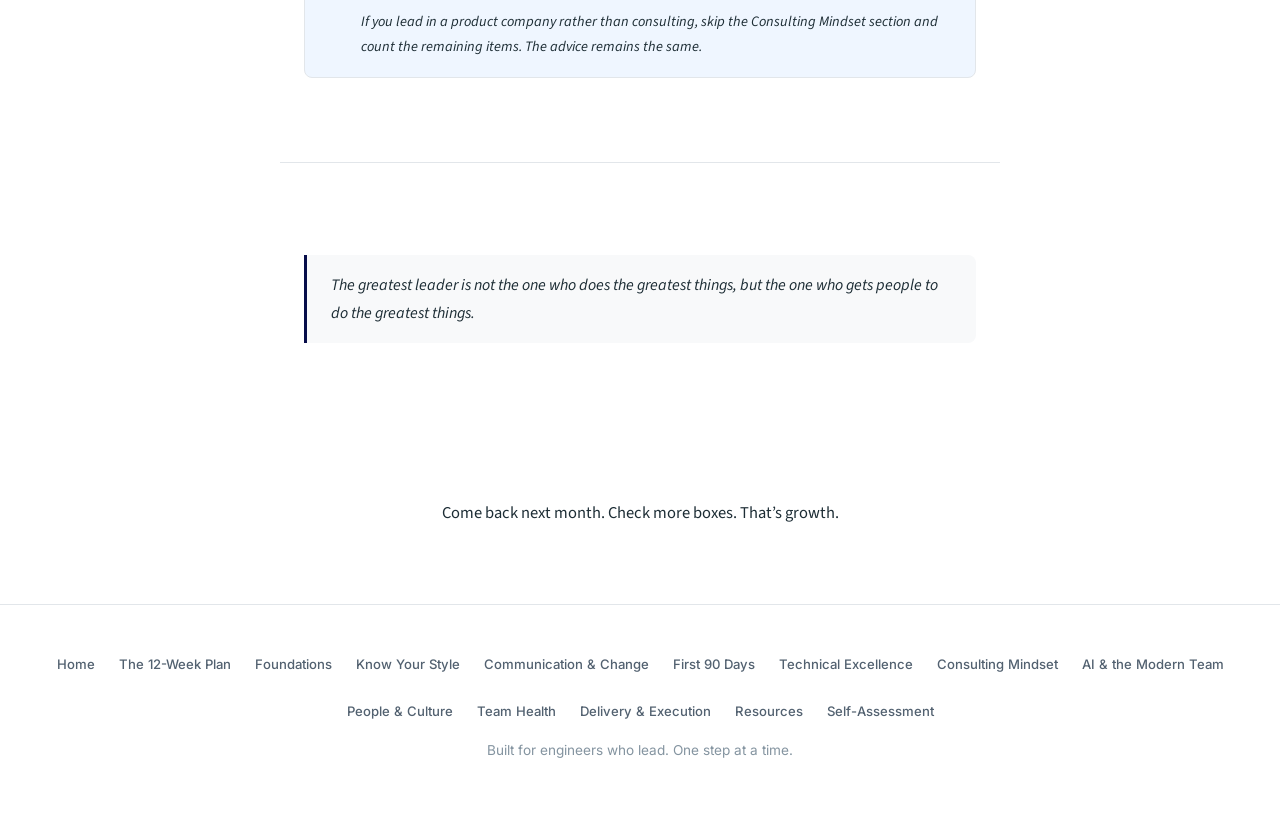
<file: self-assessment.html>
<!DOCTYPE html>
<html lang="en" data-theme="light">
<head>
  <meta charset="UTF-8">
  <meta name="viewport" content="width=device-width, initial-scale=1.0">
  <title>Self-Assessment &mdash; Beyond IC</title>
  <link rel="preconnect" href="https://fonts.googleapis.com">
  <link rel="preconnect" href="https://fonts.gstatic.com" crossorigin>
  <link href="https://fonts.googleapis.com/css2?family=Inter:wght@400;500;600;700;800&family=Source+Sans+3:wght@400;500;600;700&display=swap" rel="stylesheet">
  <link rel="stylesheet" href="css/styles.css">
</head>
<body data-current-page="self-assessment.html">

  <!-- ─── NAV ─── -->
  <nav id="navbar">
    <div class="nav-inner">
      <a href="index.html" class="nav-brand">Beyond IC</a>
      <div class="nav-links" id="navLinks">
        <a href="index.html">Home</a>
        <div class="nav-dropdown">
          <button class="nav-dropdown-toggle">Start Here</button>
          <div class="nav-dropdown-menu">
            <a href="12-week-plan.html">The 12-Week Plan</a>
            <a href="foundations.html">Foundations</a>
            <a href="leadership-styles.html">Know Your Style</a>
            <a href="first-90-days.html">First 90 Days</a>
          </div>
        </div>
        <div class="nav-dropdown">
          <button class="nav-dropdown-toggle">Skills</button>
          <div class="nav-dropdown-menu">
            <a href="communication-change.html">Communication &amp; Change</a>
            <a href="technical-excellence.html">Technical Excellence</a>
            <a href="delivery-execution.html">Delivery &amp; Execution</a>
            <a href="consulting-mindset.html">Consulting Mindset</a>
            <a href="ai-modern-team.html">AI &amp; the Modern Team</a>
          </div>
        </div>
        <div class="nav-dropdown">
          <button class="nav-dropdown-toggle">People</button>
          <div class="nav-dropdown-menu">
            <a href="people-culture.html">People &amp; Culture</a>
            <a href="team-health.html">Team Health</a>
          </div>
        </div>
        <a href="resources.html">Resources</a>
        <a href="self-assessment.html">Self-Assessment</a>
      </div>
      <div class="nav-right">
        <button class="theme-toggle" id="themeBtn" onclick="toggleTheme()" aria-label="Toggle dark mode">&#x1F319;</button>
        <button class="hamburger" onclick="toggleMenu()" aria-label="Open menu">&#9776;</button>
      </div>
    </div>
  </nav>

  <!-- ─── PAGE HEADER ─── -->
  <div class="page-header">
    <h1>Self-Assessment</h1>
    <p class="subtitle">An honest checklist to see where you are today. No grades, no scores reported anywhere, no manager watching. Pick this up every few months and watch yourself grow.</p>
  </div>

  <!-- ─── INTRO ─── -->
  <section class="fade-in">
    <div class="section-intro">
      <p>Check what&rsquo;s true for you <em>today</em> &mdash; not what you intend to do, not what you did once last year. Your ticks are saved in your browser so you can come back to this page over time. Nothing is sent anywhere.</p>
      <p>When you&rsquo;re done, the summary at the bottom will point you at the sections of the guide most worth your next hour.</p>
    </div>

    <div class="progress-label" id="progressLabel">0 of 0 (0%)</div>
    <div class="progress-bar-container"><div class="progress-bar-fill" id="progressFill"></div></div>
  </section>

  <div class="section-divider"></div>

  <!-- ═══════════════════════════════════════════════════════════
       01 Foundations & Thinking
       ═══════════════════════════════════════════════════════════ -->
  <section class="fade-in">
    <span class="section-num">01</span>
    <h2>Foundations &amp; Thinking</h2>
    <p class="section-intro">Mindshift, root-cause thinking, decision speed, time and energy, self-awareness. See <a href="foundations.html">Foundations</a>.</p>

    <div class="checklist">
      <div class="checklist-item">
        <input type="checkbox" id="sa-01">
        <label for="sa-01">I can <strong>articulate the top 3 problems</strong> my team or stakeholders face right now.</label>
      </div>
      <div class="checklist-item">
        <input type="checkbox" id="sa-02">
        <label for="sa-02">When I see a recurring issue, I <strong>investigate the root cause</strong> rather than fixing the symptom.</label>
      </div>
      <div class="checklist-item">
        <input type="checkbox" id="sa-03">
        <label for="sa-03">I <strong>prioritise the highest-impact problems</strong>, not the most comfortable or exciting ones.</label>
      </div>
      <div class="checklist-item">
        <input type="checkbox" id="sa-04">
        <label for="sa-04">I <strong>drive discussions to clear decisions</strong> with owners and timelines &mdash; not open-ended conversations that trail off.</label>
      </div>
      <div class="checklist-item">
        <input type="checkbox" id="sa-05">
        <label for="sa-05">I <strong>make reversible decisions quickly</strong> instead of waiting for perfect information.</label>
      </div>
      <div class="checklist-item">
        <input type="checkbox" id="sa-found-6">
        <label for="sa-found-6">I know roughly <strong>how my time splits</strong> across enabling / strategic / hands-on / learning &mdash; and it&rsquo;s not 80% coding.</label>
      </div>
      <div class="checklist-item">
        <input type="checkbox" id="sa-found-7">
        <label for="sa-found-7">I <strong>protect focus time</strong> on my calendar for leadership work (MR reviews, 1:1 prep, stakeholder updates) &mdash; and I defend it.</label>
      </div>
      <div class="checklist-item">
        <input type="checkbox" id="sa-found-8">
        <label for="sa-found-8">I can <strong>name my most common emotional triggers</strong> and I pause before responding when they fire.</label>
      </div>
    </div>
  </section>

  <div class="section-divider"></div>

  <!-- ═══════════════════════════════════════════════════════════
       02 Know Your Style
       ═══════════════════════════════════════════════════════════ -->
  <section class="fade-in">
    <span class="section-num">02</span>
    <h2>Know Your Style</h2>
    <p class="section-intro">Self-awareness about how you lead and how others receive it. See <a href="leadership-styles.html">Know Your Style</a>.</p>

    <div class="checklist">
      <div class="checklist-item">
        <input type="checkbox" id="sa-style-1">
        <label for="sa-style-1">I can <strong>name my default leadership style</strong> and at least one blind spot it creates.</label>
      </div>
      <div class="checklist-item">
        <input type="checkbox" id="sa-style-2">
        <label for="sa-style-2">I <strong>adapt how I delegate and give feedback</strong> depending on the person&rsquo;s style &mdash; I don&rsquo;t lead everyone the same way.</label>
      </div>
      <div class="checklist-item">
        <input type="checkbox" id="sa-style-3">
        <label for="sa-style-3">I know <strong>which styles are over- or under-represented</strong> on my team and where that creates friction.</label>
      </div>
      <div class="checklist-item">
        <input type="checkbox" id="sa-style-4">
        <label for="sa-style-4">I have <strong>deliberately practised a growth-edge behaviour</strong> (complementary to my default style) in the last month.</label>
      </div>
    </div>
  </section>

  <div class="section-divider"></div>

  <!-- ═══════════════════════════════════════════════════════════
       03 First 90 Days
       ═══════════════════════════════════════════════════════════ -->
  <section class="fade-in">
    <span class="section-num">03</span>
    <h2>First 90 Days</h2>
    <p class="section-intro">Applies whenever you are starting fresh &mdash; a new role, a new team, or a new scope. See <a href="first-90-days.html">First 90 Days</a> and <a href="12-week-plan.html">The 12-Week Plan</a>.</p>

    <div class="checklist">
      <div class="checklist-item">
        <input type="checkbox" id="sa-90d-1">
        <label for="sa-90d-1">When starting a new role, I <strong>spend the first two weeks listening</strong> before proposing changes.</label>
      </div>
      <div class="checklist-item">
        <input type="checkbox" id="sa-90d-2">
        <label for="sa-90d-2">I can <strong>name the team&rsquo;s top 3 strengths and top 3 problems</strong> &mdash; with evidence, not just impressions.</label>
      </div>
      <div class="checklist-item">
        <input type="checkbox" id="sa-90d-3">
        <label for="sa-90d-3">I know <strong>who my key stakeholders are</strong> and what each one cares about most.</label>
      </div>
      <div class="checklist-item">
        <input type="checkbox" id="sa-90d-4">
        <label for="sa-90d-4">My first initiative in a new role is <strong>visible, achievable, broadly felt, and low-risk</strong> &mdash; not a bold sweep that burns early credit.</label>
      </div>
    </div>
  </section>

  <div class="section-divider"></div>

  <!-- ═══════════════════════════════════════════════════════════
       04 Communication & Change
       ═══════════════════════════════════════════════════════════ -->
  <section class="fade-in">
    <span class="section-num">04</span>
    <h2>Communication &amp; Change</h2>
    <p class="section-intro">Structured communication, managing up, influence, driving change, written artifacts. See <a href="communication-change.html">Communication &amp; Change</a>.</p>

    <div class="checklist">
      <div class="checklist-item">
        <input type="checkbox" id="sa-31">
        <label for="sa-31">I <strong>lead with the conclusion</strong> when communicating to stakeholders and leadership &mdash; not bottom-up with my reasoning first.</label>
      </div>
      <div class="checklist-item">
        <input type="checkbox" id="sa-32">
        <label for="sa-32">I provide my manager with <strong>context, recommendations, and early risk signals</strong> &mdash; not just problems to solve.</label>
      </div>
      <div class="checklist-item">
        <input type="checkbox" id="sa-33">
        <label for="sa-33">I can <strong>drive alignment with peer teams</strong> without escalating to management.</label>
      </div>
      <div class="checklist-item">
        <input type="checkbox" id="sa-34">
        <label for="sa-34">When I propose a change, I <strong>diagnose resistance</strong> (overload / clarity / motivation / confidence / disagreement / habit) before pushing harder.</label>
      </div>
      <div class="checklist-item">
        <input type="checkbox" id="sa-35">
        <label for="sa-35">I <strong>regularly question whether our current processes</strong> and practices are still the best approach &mdash; at least quarterly.</label>
      </div>
      <div class="checklist-item">
        <input type="checkbox" id="sa-comm-6">
        <label for="sa-comm-6">Significant decisions are <strong>captured in written artifacts</strong> (design docs, ADRs, RFCs) &mdash; not buried in meeting notes or Slack threads.</label>
      </div>
    </div>
  </section>

  <div class="section-divider"></div>

  <!-- ═══════════════════════════════════════════════════════════
       05 Technical Excellence
       ═══════════════════════════════════════════════════════════ -->
  <section class="fade-in">
    <span class="section-num">05</span>
    <h2>Technical Excellence</h2>
    <p class="section-intro">Code quality, developer experience, reviews, testing, CI/CD, architecture, observability, security. See <a href="technical-excellence.html">Technical Excellence</a>.</p>

    <div class="checklist">
      <div class="checklist-item">
        <input type="checkbox" id="sa-06">
        <label for="sa-06">I give <strong>substantive MR feedback</strong> on code quality, design, and modern practices &mdash; not just correctness.</label>
      </div>
      <div class="checklist-item">
        <input type="checkbox" id="sa-07">
        <label for="sa-07">I <strong>actively model and suggest modern language features</strong> in reviews &mdash; the team isn&rsquo;t stuck on the dialect we learned years ago.</label>
      </div>
      <div class="checklist-item">
        <input type="checkbox" id="sa-08">
        <label for="sa-08">I have <strong>run or organised a tech learning session</strong> in the last 2 weeks.</label>
      </div>
      <div class="checklist-item">
        <input type="checkbox" id="sa-09">
        <label for="sa-09">I <strong>enforce testing standards</strong> &mdash; no MR merges without meaningful tests.</label>
      </div>
      <div class="checklist-item">
        <input type="checkbox" id="sa-10">
        <label for="sa-10">I <strong>check observability dashboards proactively</strong>, not just during incidents.</label>
      </div>
      <div class="checklist-item">
        <input type="checkbox" id="sa-tech-6">
        <label for="sa-tech-6">Our CI/CD pipeline gives <strong>pass/fail within ~10 minutes</strong> and a broken pipeline is treated as a blocking issue.</label>
      </div>
      <div class="checklist-item">
        <input type="checkbox" id="sa-tech-7">
        <label for="sa-tech-7">Our team has <strong>documented architecture principles and conventions</strong> &mdash; not tribal knowledge in someone&rsquo;s head.</label>
      </div>
      <div class="checklist-item">
        <input type="checkbox" id="sa-tech-8">
        <label for="sa-tech-8">A new joiner can go from <strong>clone to running locally in under 30 minutes</strong>.</label>
      </div>
      <div class="checklist-item">
        <input type="checkbox" id="sa-tech-9">
        <label for="sa-tech-9">Security is <strong>part of our review habit</strong> &mdash; input validation, secrets, parameterized queries, authorization checks.</label>
      </div>
    </div>
  </section>

  <div class="section-divider"></div>

  <!-- ═══════════════════════════════════════════════════════════
       06 Delivery & Execution
       ═══════════════════════════════════════════════════════════ -->
  <section class="fade-in">
    <span class="section-num">06</span>
    <h2>Delivery &amp; Execution</h2>
    <p class="section-intro">Sprint hygiene, incidents, stakeholder trust, expectations, metrics, estimation, planning. See <a href="delivery-execution.html">Delivery &amp; Execution</a>.</p>

    <div class="checklist">
      <div class="checklist-item">
        <input type="checkbox" id="sa-21">
        <label for="sa-21">I <strong>track sprint progress proactively</strong> &mdash; checking the board, reading MRs, not just asking in standup.</label>
      </div>
      <div class="checklist-item">
        <input type="checkbox" id="sa-22">
        <label for="sa-22">I <strong>question &ldquo;almost done&rdquo; claims</strong> by asking for evidence &mdash; MR open? Tests passing? On staging?</label>
      </div>
      <div class="checklist-item">
        <input type="checkbox" id="sa-23">
        <label for="sa-23">I <strong>raise risks to stakeholders before they become surprises</strong>.</label>
      </div>
      <div class="checklist-item">
        <input type="checkbox" id="sa-24">
        <label for="sa-24">Every production incident produces <strong>at least one safety net</strong> &mdash; a test, an alert, or a process change &mdash; with an owner and a deadline.</label>
      </div>
      <div class="checklist-item">
        <input type="checkbox" id="sa-25">
        <label for="sa-25">I set clear <strong>&ldquo;meets&rdquo; vs &ldquo;exceeds&rdquo; expectations</strong> at the start of each performance cycle.</label>
      </div>
      <div class="checklist-item">
        <input type="checkbox" id="sa-delivery-6">
        <label for="sa-delivery-6"><strong>The team estimates its own work</strong> &mdash; estimates are never imposed by people outside the team.</label>
      </div>
      <div class="checklist-item">
        <input type="checkbox" id="sa-delivery-7">
        <label for="sa-delivery-7">I can <strong>report at least one DORA metric</strong> (deployment frequency is easiest) and I look at its trend each month.</label>
      </div>
      <div class="checklist-item">
        <input type="checkbox" id="sa-delivery-8">
        <label for="sa-delivery-8">My stakeholder updates follow a <strong>3-part structure</strong> &mdash; what&rsquo;s done, what&rsquo;s next, what&rsquo;s at risk.</label>
      </div>
    </div>
  </section>

  <div class="section-divider"></div>

  <!-- ═══════════════════════════════════════════════════════════
       07 Consulting Mindset
       ═══════════════════════════════════════════════════════════ -->
  <section class="fade-in">
    <span class="section-num">07</span>
    <h2>Consulting Mindset</h2>
    <p class="section-intro">Applies if you lead a team in a services / consulting context. See <a href="consulting-mindset.html">Consulting Mindset</a>.</p>

    <div class="checklist">
      <div class="checklist-item">
        <input type="checkbox" id="sa-consulting-1">
        <label for="sa-consulting-1">The client team <strong>could operate what we built without us</strong> for at least a day &mdash; and I have evidence, not hope.</label>
      </div>
      <div class="checklist-item">
        <input type="checkbox" id="sa-consulting-2">
        <label for="sa-consulting-2">We run <strong>weekly showcases or written updates</strong> the client can forward to their executives without edits.</label>
      </div>
      <div class="checklist-item">
        <input type="checkbox" id="sa-consulting-3">
        <label for="sa-consulting-3">My client <strong>hears about risks from me before they hear about them</strong> from their users, their board, or anyone else.</label>
      </div>
      <div class="checklist-item">
        <input type="checkbox" id="sa-consulting-4">
        <label for="sa-consulting-4">Every major technical choice passes the <strong>&ldquo;six months after we leave&rdquo; test</strong> &mdash; the client can hire for it, maintain it, evolve it.</label>
      </div>
      <div class="checklist-item">
        <input type="checkbox" id="sa-consulting-5">
        <label for="sa-consulting-5">Client engineers <strong>co-author ADRs, review our MRs, and lead work</strong> with us as backup &mdash; not the other way round.</label>
      </div>
    </div>
  </section>

  <div class="section-divider"></div>

  <!-- ═══════════════════════════════════════════════════════════
       08 AI & the Modern Team
       ═══════════════════════════════════════════════════════════ -->
  <section class="fade-in">
    <span class="section-num">08</span>
    <h2>AI &amp; the Modern Team</h2>
    <p class="section-intro">Leading a team through the AI shift &mdash; reviews, juniors, norms, stakeholders, your own practice. See <a href="ai-modern-team.html">AI &amp; the Modern Team</a>.</p>

    <div class="checklist">
      <div class="checklist-item">
        <input type="checkbox" id="sa-ai-1">
        <label for="sa-ai-1">I can <strong>name where AI accelerates our work and where it doesn&rsquo;t</strong> &mdash; I don&rsquo;t treat &ldquo;AI speeds us up&rdquo; as a uniform claim.</label>
      </div>
      <div class="checklist-item">
        <input type="checkbox" id="sa-ai-2">
        <label for="sa-ai-2">My code reviews <strong>verify reasoning, not just surface correctness</strong> &mdash; I ask authors to explain why, not just that it works.</label>
      </div>
      <div class="checklist-item">
        <input type="checkbox" id="sa-ai-3">
        <label for="sa-ai-3">I <strong>protect deliberate practice for juniors</strong> &mdash; they aren&rsquo;t leaning on AI for every skill they need to build.</label>
      </div>
      <div class="checklist-item">
        <input type="checkbox" id="sa-ai-4">
        <label for="sa-ai-4">Our team has <strong>explicit norms for AI use</strong> &mdash; what tools, what data goes in, how to flag AI involvement in MRs &mdash; revisited at least quarterly.</label>
      </div>
      <div class="checklist-item">
        <input type="checkbox" id="sa-ai-5">
        <label for="sa-ai-5">I <strong>model good AI practice myself</strong> &mdash; using it for drafting and analysis, not for the human moments like feedback or 1:1 prep.</label>
      </div>
    </div>
  </section>

  <div class="section-divider"></div>

  <!-- ═══════════════════════════════════════════════════════════
       09 People & Culture
       ═══════════════════════════════════════════════════════════ -->
  <section class="fade-in">
    <span class="section-num">09</span>
    <h2>People &amp; Culture</h2>
    <p class="section-intro">Mentoring, feedback, dev huddles, 1:1s, hiring, hard conversations, underperformance. See <a href="people-culture.html">People &amp; Culture</a>.</p>

    <div class="checklist">
      <div class="checklist-item">
        <input type="checkbox" id="sa-11">
        <label for="sa-11">I <strong>ask prompting questions instead of giving direct answers</strong> when mentoring.</label>
      </div>
      <div class="checklist-item">
        <input type="checkbox" id="sa-12">
        <label for="sa-12">I conduct <strong>monthly growth check-ins</strong> (not just status updates) with people I mentor.</label>
      </div>
      <div class="checklist-item">
        <input type="checkbox" id="sa-13">
        <label for="sa-13">I give <strong>specific positive feedback</strong> at least weekly.</label>
      </div>
      <div class="checklist-item">
        <input type="checkbox" id="sa-14">
        <label for="sa-14">I give <strong>specific constructive feedback</strong> when needed, within 24 hours &mdash; not saved for a quarterly review.</label>
      </div>
      <div class="checklist-item">
        <input type="checkbox" id="sa-15">
        <label for="sa-15">In dev huddles, I <strong>create space for quieter voices</strong> and speak less than 30% of the time.</label>
      </div>
      <div class="checklist-item">
        <input type="checkbox" id="sa-people-6">
        <label for="sa-people-6">My 1:1s follow a <strong>3-part structure</strong> (their agenda / my feedback / growth) &mdash; they are never status updates.</label>
      </div>
      <div class="checklist-item">
        <input type="checkbox" id="sa-people-7">
        <label for="sa-people-7">In my last quarterly review cycle, <strong>no one on my team was surprised</strong> by their assessment.</label>
      </div>
      <div class="checklist-item">
        <input type="checkbox" id="sa-people-8">
        <label for="sa-people-8">I&rsquo;ve had <strong>at least one hard conversation this quarter</strong> that I was tempted to avoid &mdash; and I did not avoid it.</label>
      </div>
    </div>
  </section>

  <div class="section-divider"></div>

  <!-- ═══════════════════════════════════════════════════════════
       10 Team Health
       ═══════════════════════════════════════════════════════════ -->
  <section class="fade-in">
    <span class="section-num">10</span>
    <h2>Team Health</h2>
    <p class="section-intro">Psychological safety, remote leadership, burnout prevention, conflict mediation. See <a href="team-health.html">Team Health</a>.</p>

    <div class="checklist">
      <div class="checklist-item">
        <input type="checkbox" id="sa-team-1">
        <label for="sa-team-1">People on my team <strong>volunteer mistakes in retros</strong> &mdash; they aren&rsquo;t only discovered when they become incidents.</label>
      </div>
      <div class="checklist-item">
        <input type="checkbox" id="sa-team-2">
        <label for="sa-team-2">I can point to a recent moment where I <strong>responded to bad news with curiosity, not blame</strong>.</label>
      </div>
      <div class="checklist-item">
        <input type="checkbox" id="sa-team-3">
        <label for="sa-team-3">I <strong>actively watch for burnout signals</strong> (cynicism, withdrawal, quality drop, silent overwork) &mdash; and act on them early.</label>
      </div>
      <div class="checklist-item">
        <input type="checkbox" id="sa-team-4">
        <label for="sa-team-4">When two team members are in conflict, I <strong>address it within days</strong> &mdash; not weeks or months.</label>
      </div>
      <div class="checklist-item">
        <input type="checkbox" id="sa-team-5">
        <label for="sa-team-5">I <strong>model sustainable pace</strong> &mdash; my working hours, after-hours messages, and weekend behaviour match what I expect from the team.</label>
      </div>
    </div>
  </section>

  <div class="section-divider"></div>

  <!-- ═══════════════════════════════════════════════════════════
       11 Ownership & Accountability
       ═══════════════════════════════════════════════════════════ -->
  <section class="fade-in">
    <span class="section-num">11</span>
    <h2>Ownership &amp; Accountability</h2>
    <p class="section-intro">Responsiveness, holding the bar, follow-through, equal contribution, deliberate delegation. See <a href="people-culture.html">People &amp; Culture</a>.</p>

    <div class="checklist">
      <div class="checklist-item">
        <input type="checkbox" id="sa-16">
        <label for="sa-16">I <strong>respond to team questions within 2 hours</strong>, even if just to redirect.</label>
      </div>
      <div class="checklist-item">
        <input type="checkbox" id="sa-17">
        <label for="sa-17">I <strong>hold team members accountable</strong> when standards slip &mdash; directly and respectfully.</label>
      </div>
      <div class="checklist-item">
        <input type="checkbox" id="sa-18">
        <label for="sa-18">Initiatives I start <strong>get completed or explicitly handed off</strong> with context &mdash; they don&rsquo;t stall and disappear.</label>
      </div>
      <div class="checklist-item">
        <input type="checkbox" id="sa-19">
        <label for="sa-19">I <strong>push for equal contribution</strong> &mdash; not just from the usual volunteers.</label>
      </div>
      <div class="checklist-item">
        <input type="checkbox" id="sa-20">
        <label for="sa-20">I delegate meaningful work using the <strong>5 Cs</strong> &mdash; Context, Clarity, Confidence, Checkpoints, Consequences.</label>
      </div>
    </div>
  </section>

  <div class="section-divider"></div>

  <!-- ═══════════════════════════════════════════════════════════
       12 Growth & Learning
       ═══════════════════════════════════════════════════════════ -->
  <section class="fade-in">
    <span class="section-num">12</span>
    <h2>Growth &amp; Learning</h2>
    <p class="section-intro">Deliberate team learning, follow-through, mentoring outcomes, challenging the status quo, replaceability. See <a href="resources.html">Resources</a>.</p>

    <div class="checklist">
      <div class="checklist-item">
        <input type="checkbox" id="sa-26">
        <label for="sa-26">I assign <strong>&ldquo;learn and teach&rdquo; tasks</strong> with deadlines and deliverables, not just &ldquo;go read about it.&rdquo;</label>
      </div>
      <div class="checklist-item">
        <input type="checkbox" id="sa-27">
        <label for="sa-27">I <strong>follow up</strong> when someone doesn&rsquo;t complete a learning assignment.</label>
      </div>
      <div class="checklist-item">
        <input type="checkbox" id="sa-28">
        <label for="sa-28">People I mentor are <strong>measurably more independent</strong> than they were 3 months ago.</label>
      </div>
      <div class="checklist-item">
        <input type="checkbox" id="sa-29">
        <label for="sa-29">I <strong>regularly challenge existing processes</strong> &mdash; &ldquo;is this still the best way?&rdquo;</label>
      </div>
      <div class="checklist-item">
        <input type="checkbox" id="sa-30">
        <label for="sa-30">My team can <strong>function well if I&rsquo;m unavailable for a week</strong>.</label>
      </div>
    </div>
  </section>

  <div class="section-divider"></div>

  <!-- ─── SCORING GUIDE ─── -->
  <section class="fade-in">
    <div class="tip info-tip">
      <span class="tip-icon">&#128161;</span>
      <div>
        <p><strong>Scoring Guide</strong></p>
        <p>The assessment has about 72 items. The exact count is shown at the top &mdash; it shifts slightly as content evolves. What matters more than the number is <em>which</em> items you ticked and which you left blank.</p>
        <p style="margin-top: 12px;"><strong>Top quartile:</strong> You&rsquo;re operating with strong leadership habits across the board. Keep investing in the sections that still feel weakest.</p>
        <p><strong>Upper-middle:</strong> Solid foundation &mdash; pick your weakest section and focus there for 2 weeks. Most leaders live here for years.</p>
        <p><strong>Lower-middle:</strong> You&rsquo;re likely still spending most energy on IC work. Re-read <a href="foundations.html">Foundations</a>, <a href="people-culture.html">People &amp; Culture</a>, and work through <a href="12-week-plan.html">The 12-Week Plan</a>.</p>
        <p><strong>Just starting:</strong> Start with one section. Pick 3 items and commit to them this week. Progress, not perfection.</p>
        <p style="margin-top: 12px;"><strong>If this guide feels like a stretch in every section:</strong> you may be stepping into leadership from a stage where the IC habits aren&rsquo;t fully set yet. The <a href="https://sujitkamthe.github.io/craft-ownership/" target="_blank" rel="noopener">Craft &amp; Ownership</a> guide (and, one step earlier, <a href="https://sujitkamthe.github.io/curiosity-commitment/" target="_blank" rel="noopener">Curiosity &amp; Commitment</a>) cover the foundation this one builds on. Strong ICs make stronger leaders &mdash; build there first, come back here when you do.</p>
        <p style="margin-top: 12px;"><em>If you lead in a product company rather than consulting, skip the Consulting Mindset section and count the remaining items. The advice remains the same.</em></p>
      </div>
    </div>
  </section>

  <div class="section-divider"></div>

  <!-- ─── CLOSING QUOTE ─── -->
  <section class="fade-in">
    <div class="quote">
      <p>The greatest leader is not the one who does the greatest things, but the one who gets people to do the greatest things.</p>
    </div>
  </section>

  <!-- ─── CLOSING CALLOUT ─── -->
  <section class="fade-in">
    <div class="callout" style="text-align: center;">
      <p>Come back next month. Check more boxes. That&rsquo;s growth.</p>
    </div>
  </section>

  <!-- ─── FOOTER ─── -->
  <footer>
    <div class="footer-links">
      <a href="index.html">Home</a>
      <a href="12-week-plan.html">The 12-Week Plan</a>
      <a href="foundations.html">Foundations</a>
      <a href="leadership-styles.html">Know Your Style</a>
      <a href="communication-change.html">Communication &amp; Change</a>
      <a href="first-90-days.html">First 90 Days</a>
      <a href="technical-excellence.html">Technical Excellence</a>
      <a href="consulting-mindset.html">Consulting Mindset</a>
      <a href="ai-modern-team.html">AI &amp; the Modern Team</a>
      <a href="people-culture.html">People &amp; Culture</a>
      <a href="team-health.html">Team Health</a>
      <a href="delivery-execution.html">Delivery &amp; Execution</a>
      <a href="resources.html">Resources</a>
      <a href="self-assessment.html">Self-Assessment</a>
    </div>
    <p>Built for engineers who lead. One step at a time.</p>
  </footer>

  <script src="js/script.js"></script>
</body>
</html>
</file>
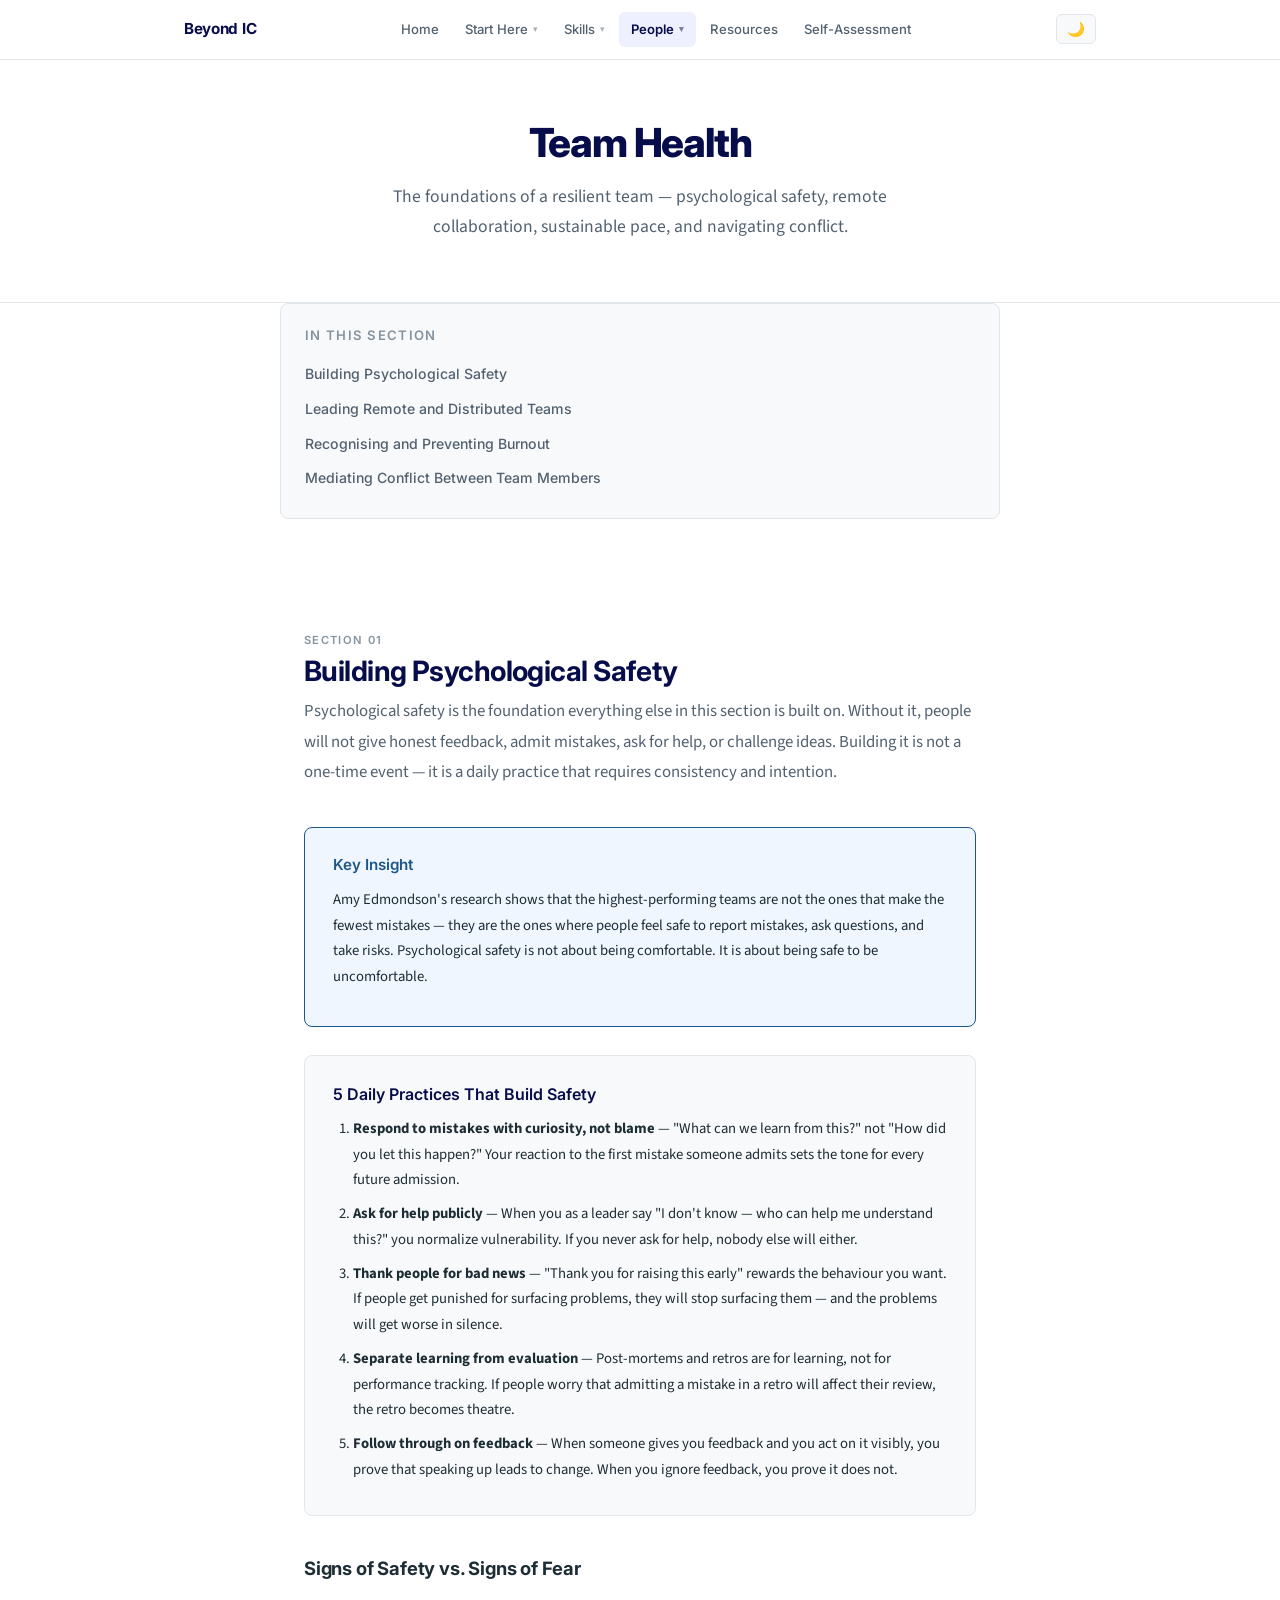
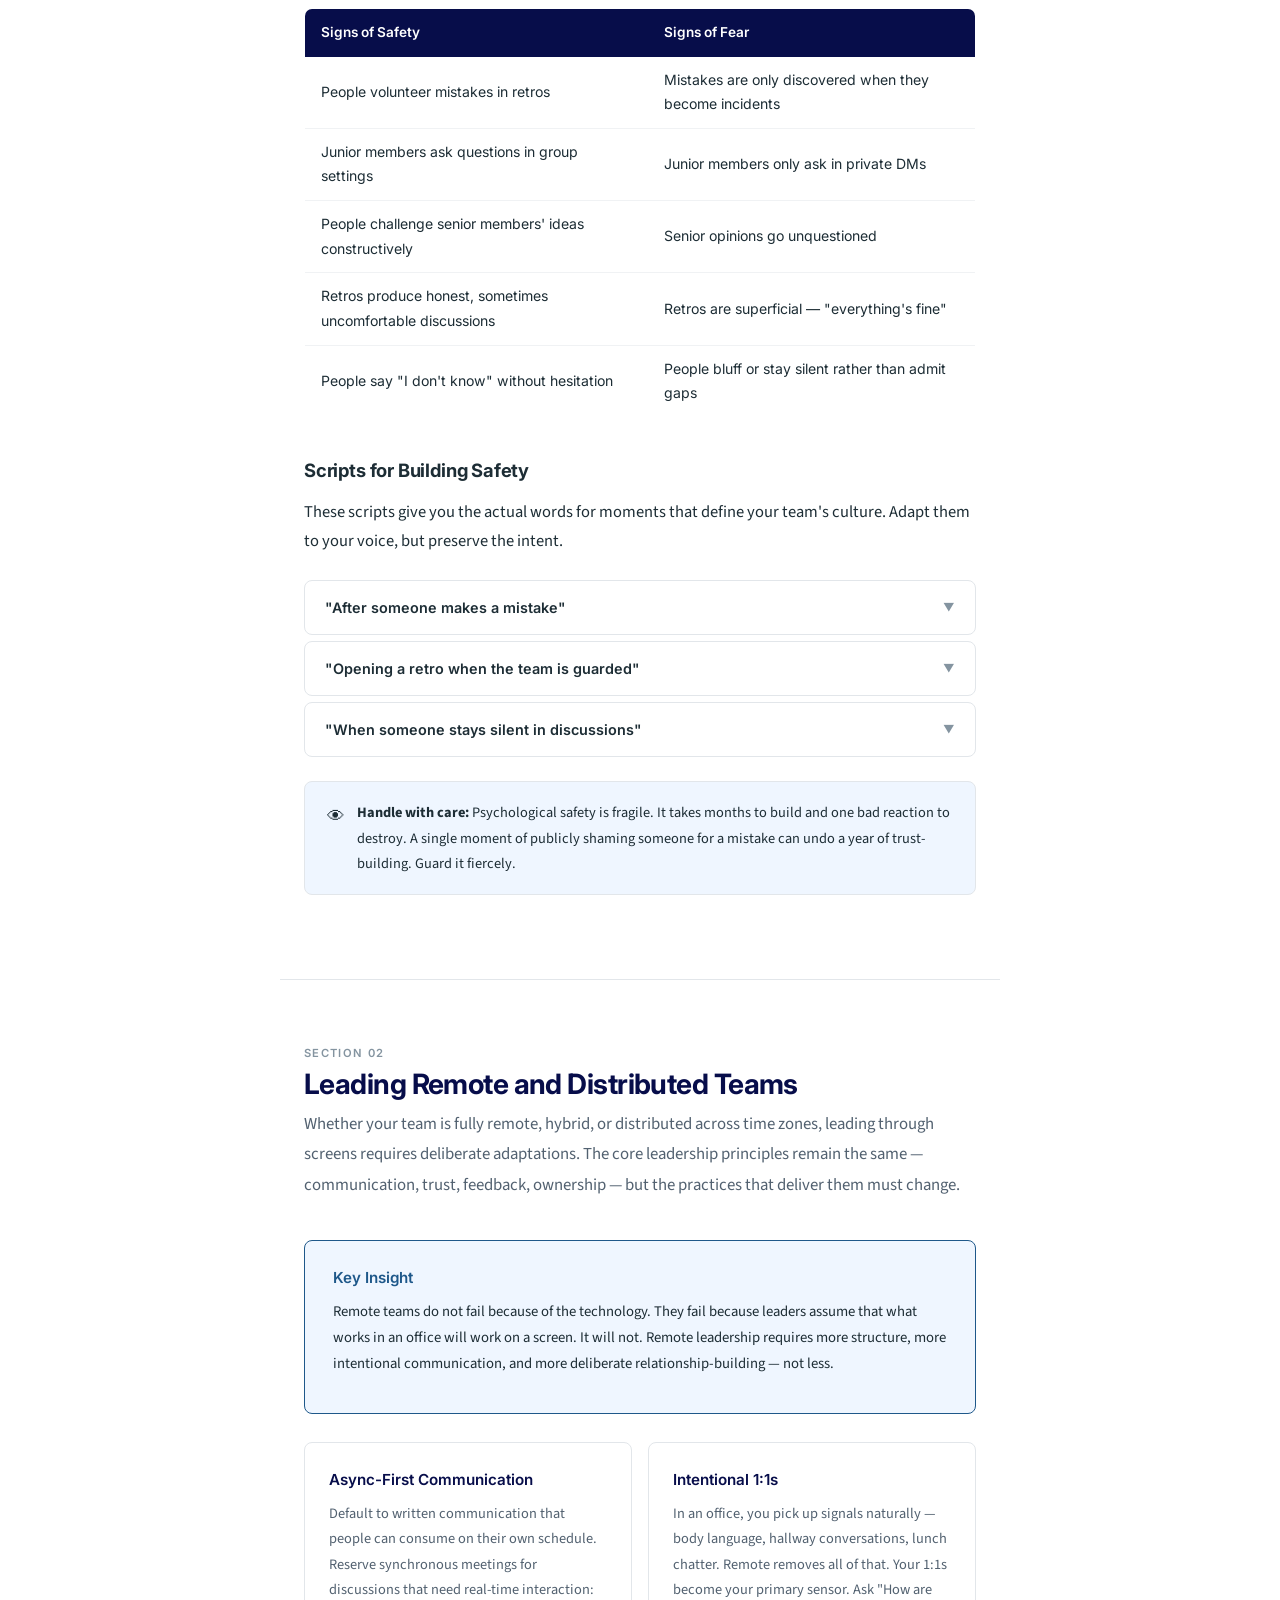
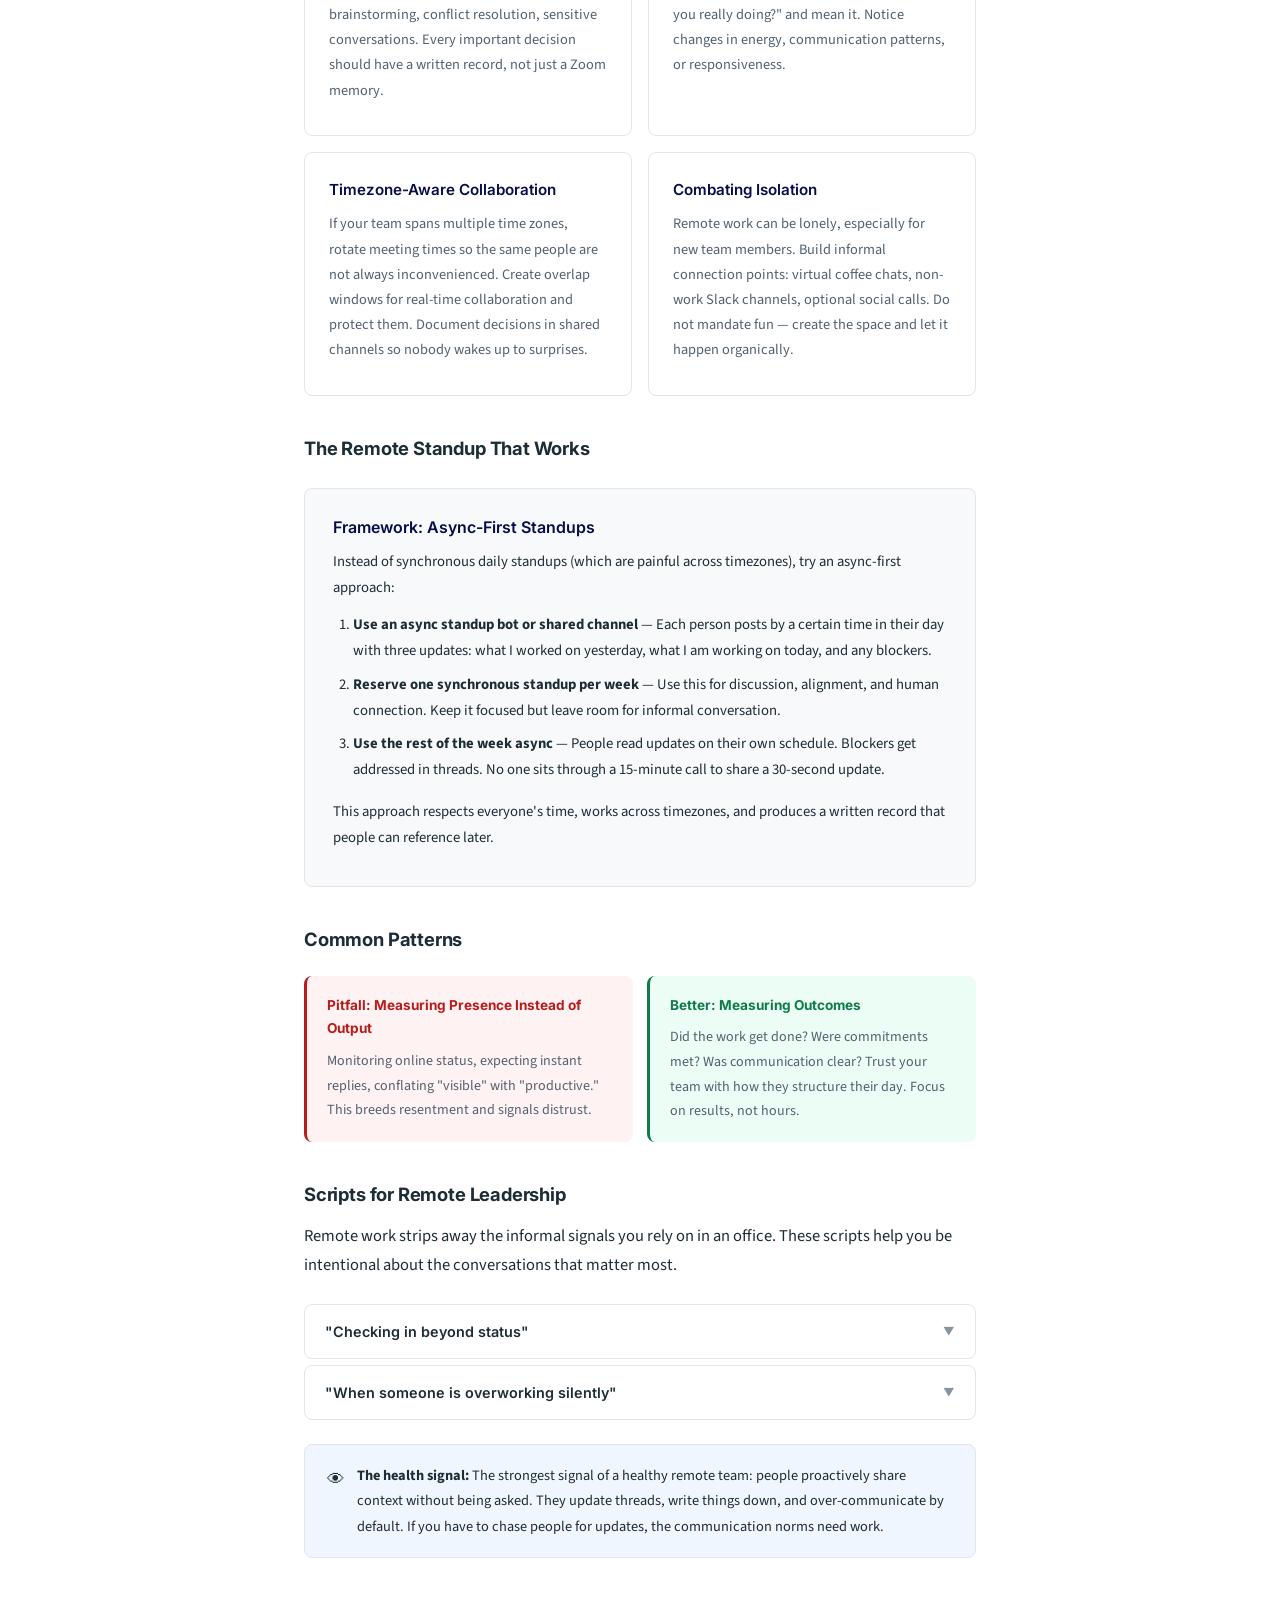
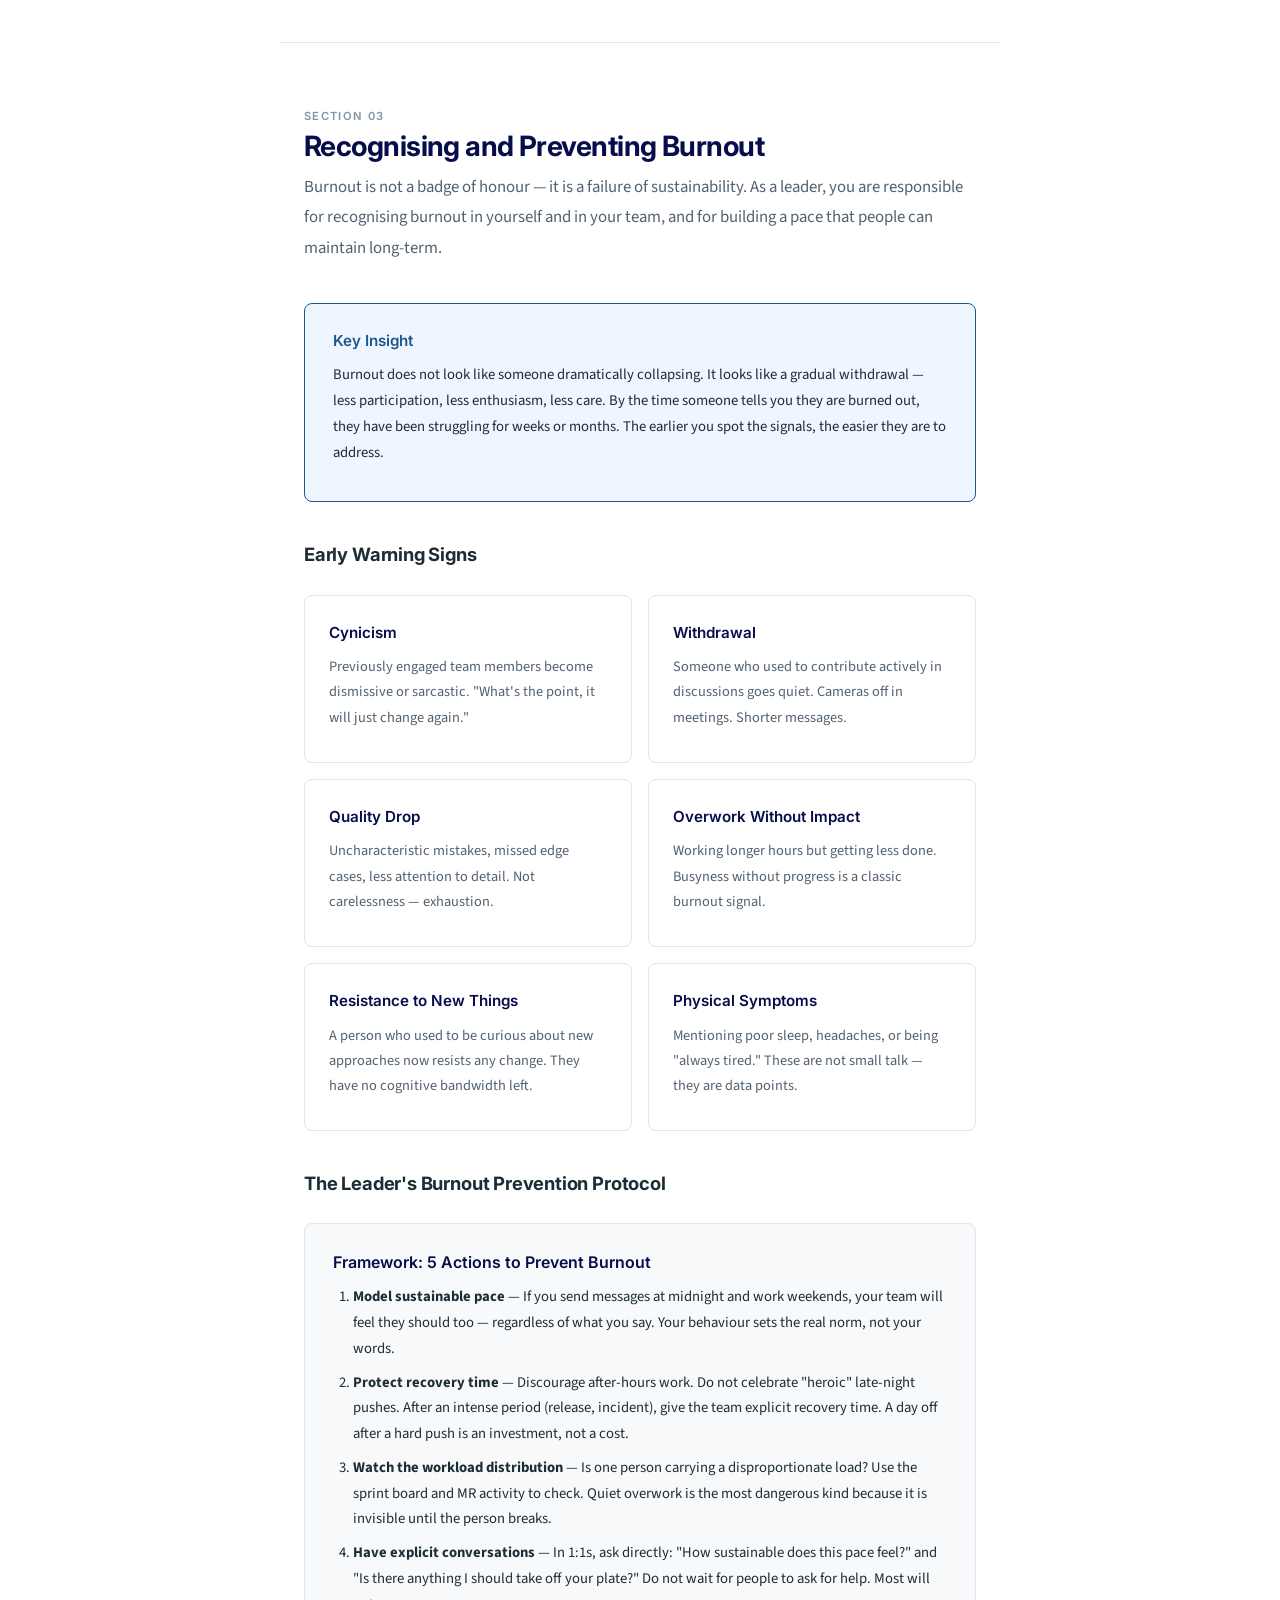
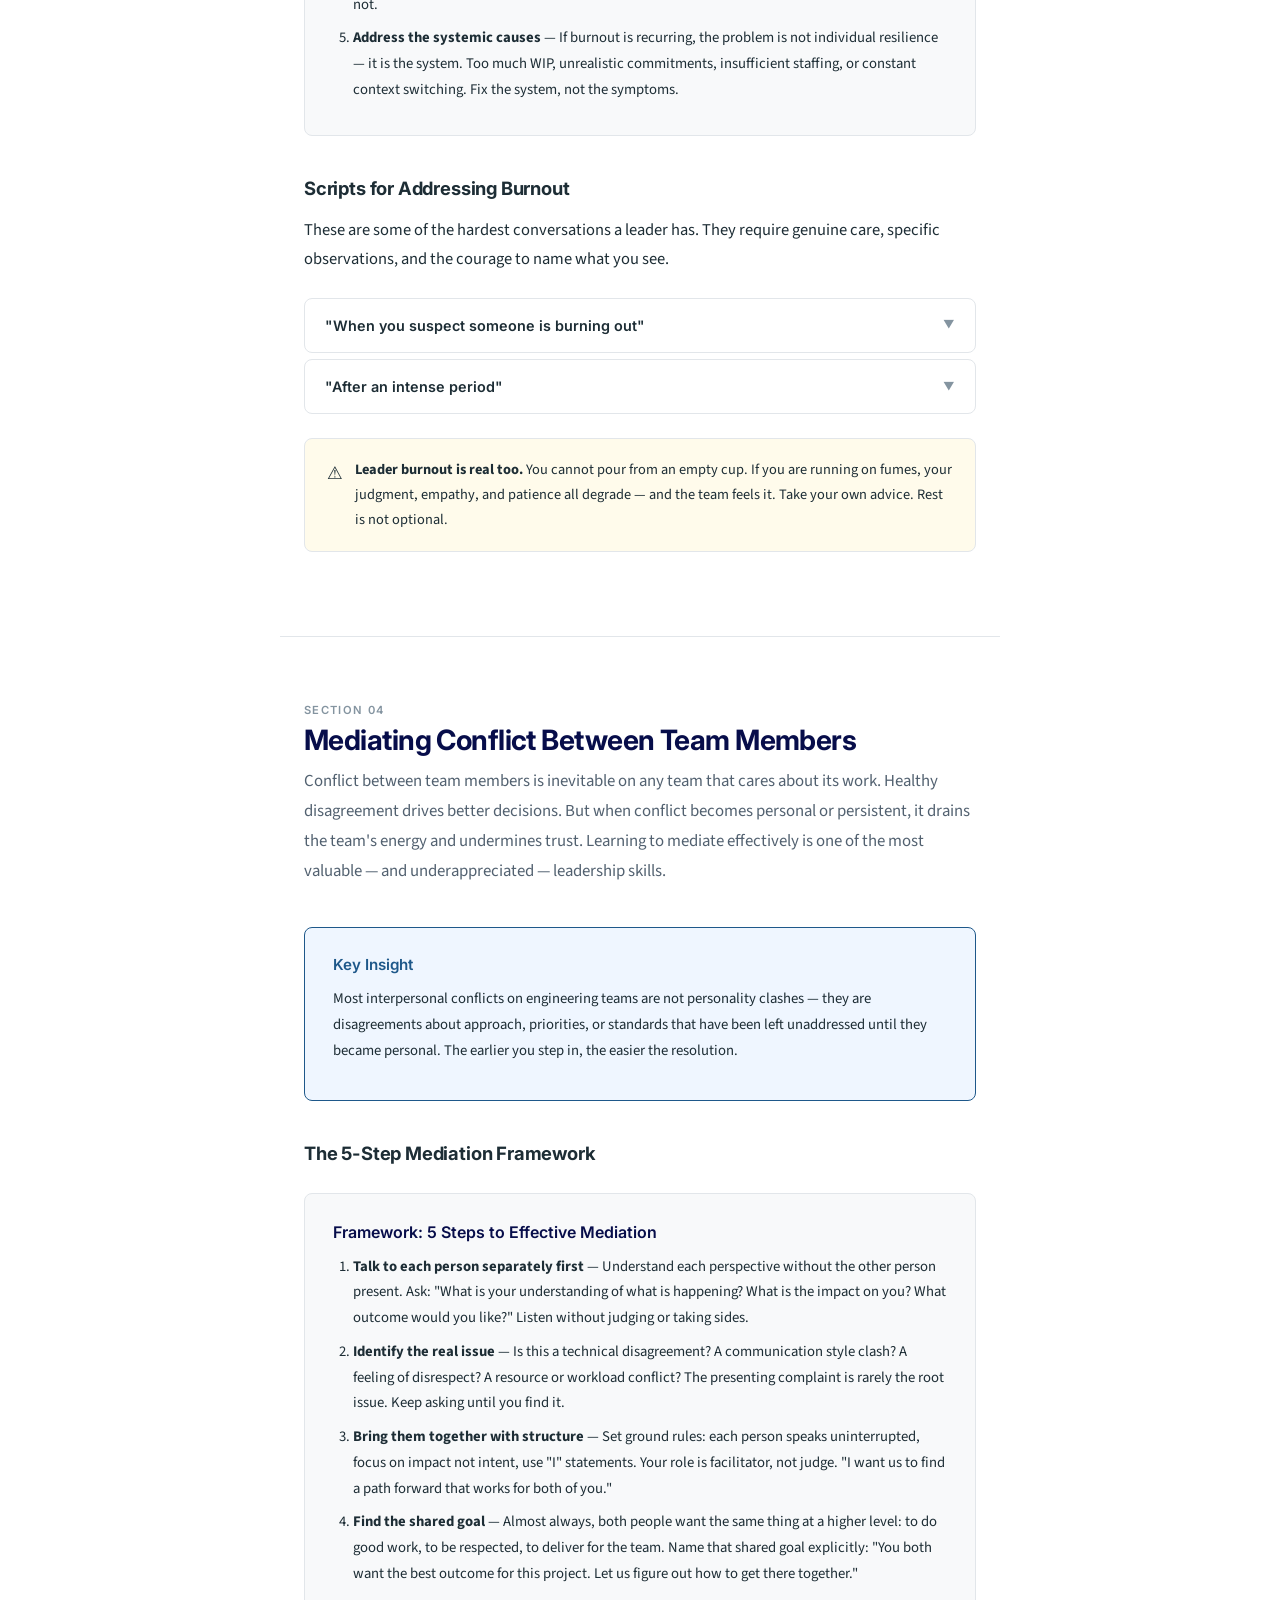
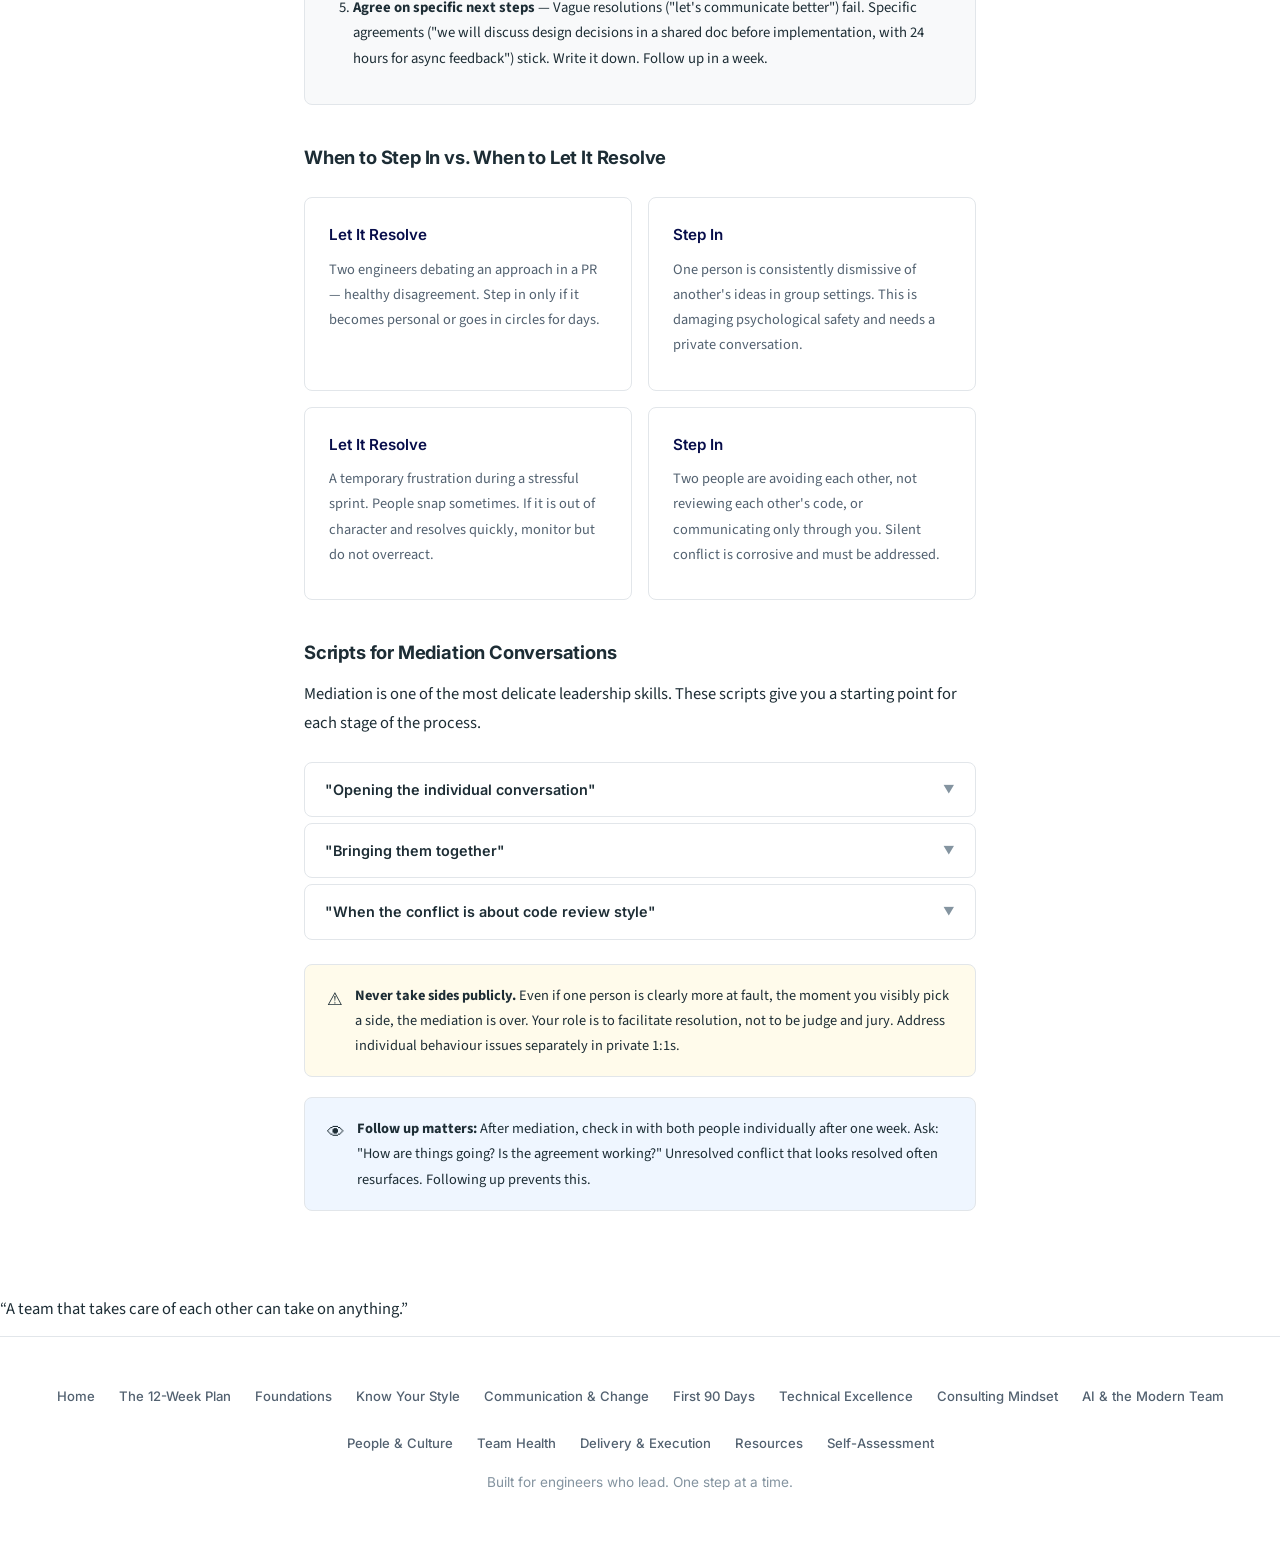
<file: team-health.html>
<!DOCTYPE html>
<html lang="en" data-theme="light">
<head>
  <meta charset="UTF-8">
  <meta name="viewport" content="width=device-width, initial-scale=1.0">
  <title>Team Health &mdash; Beyond IC</title>
  <link rel="preconnect" href="https://fonts.googleapis.com">
  <link rel="preconnect" href="https://fonts.gstatic.com" crossorigin>
  <link href="https://fonts.googleapis.com/css2?family=Inter:wght@400;500;600;700;800&family=Source+Sans+3:wght@400;500;600;700&display=swap" rel="stylesheet">
  <link rel="stylesheet" href="css/styles.css">
</head>
<body data-current-page="team-health.html">

  <!-- ─── NAV ─── -->
  <nav id="navbar">
    <div class="nav-inner">
      <a href="index.html" class="nav-brand">Beyond IC</a>
      <div class="nav-links" id="navLinks">
        <a href="index.html">Home</a>
        <div class="nav-dropdown">
          <button class="nav-dropdown-toggle">Start Here</button>
          <div class="nav-dropdown-menu">
            <a href="12-week-plan.html">The 12-Week Plan</a>
            <a href="foundations.html">Foundations</a>
            <a href="leadership-styles.html">Know Your Style</a>
            <a href="first-90-days.html">First 90 Days</a>
          </div>
        </div>
        <div class="nav-dropdown">
          <button class="nav-dropdown-toggle">Skills</button>
          <div class="nav-dropdown-menu">
            <a href="communication-change.html">Communication &amp; Change</a>
            <a href="technical-excellence.html">Technical Excellence</a>
            <a href="delivery-execution.html">Delivery &amp; Execution</a>
            <a href="consulting-mindset.html">Consulting Mindset</a>
            <a href="ai-modern-team.html">AI &amp; the Modern Team</a>
          </div>
        </div>
        <div class="nav-dropdown">
          <button class="nav-dropdown-toggle">People</button>
          <div class="nav-dropdown-menu">
            <a href="people-culture.html">People &amp; Culture</a>
            <a href="team-health.html">Team Health</a>
          </div>
        </div>
        <a href="resources.html">Resources</a>
        <a href="self-assessment.html">Self-Assessment</a>
      </div>
      <div class="nav-right">
        <button class="theme-toggle" id="themeBtn" onclick="toggleTheme()" aria-label="Toggle dark mode">&#127769;</button>
        <button class="hamburger" onclick="toggleMenu()" aria-label="Open menu">&#9776;</button>
      </div>
    </div>
  </nav>

  <!-- ─── PAGE HEADER ─── -->
  <div class="page-header">
    <h1>Team Health</h1>
    <p class="subtitle">The foundations of a resilient team &mdash; psychological safety, remote collaboration, sustainable pace, and navigating conflict.</p>
  </div>

  <!-- ─── IN-PAGE TOC ─── -->
  <div class="page-toc">
    <h4>In This Section</h4>
    <ul>
      <li><a href="#psychological-safety">Building Psychological Safety</a></li>
      <li><a href="#remote-leadership">Leading Remote and Distributed Teams</a></li>
      <li><a href="#burnout">Recognising and Preventing Burnout</a></li>
      <li><a href="#conflict-mediation">Mediating Conflict Between Team Members</a></li>
    </ul>
  </div>

  <!-- ═══════════════════════════════════════════════════════
       SECTION 1: Building Psychological Safety
       ═══════════════════════════════════════════════════════ -->
  <section id="psychological-safety" class="fade-in">
    <span class="section-num">Section 01</span>
    <h2>Building Psychological Safety</h2>
    <p class="section-intro">
      Psychological safety is the foundation everything else in this section is built on. Without it, people will not give honest feedback, admit mistakes, ask for help, or challenge ideas. Building it is not a one-time event &mdash; it is a daily practice that requires consistency and intention.
    </p>

    <div class="key-insight">
      <h4>Key Insight</h4>
      <p>Amy Edmondson's research shows that the highest-performing teams are not the ones that make the fewest mistakes &mdash; they are the ones where people feel safe to report mistakes, ask questions, and take risks. Psychological safety is not about being comfortable. It is about being safe to be uncomfortable.</p>
    </div>

    <div class="framework">
      <h4>5 Daily Practices That Build Safety</h4>
      <ol>
        <li><strong>Respond to mistakes with curiosity, not blame</strong> &mdash; "What can we learn from this?" not "How did you let this happen?" Your reaction to the first mistake someone admits sets the tone for every future admission.</li>
        <li><strong>Ask for help publicly</strong> &mdash; When you as a leader say "I don't know &mdash; who can help me understand this?" you normalize vulnerability. If you never ask for help, nobody else will either.</li>
        <li><strong>Thank people for bad news</strong> &mdash; "Thank you for raising this early" rewards the behaviour you want. If people get punished for surfacing problems, they will stop surfacing them &mdash; and the problems will get worse in silence.</li>
        <li><strong>Separate learning from evaluation</strong> &mdash; Post-mortems and retros are for learning, not for performance tracking. If people worry that admitting a mistake in a retro will affect their review, the retro becomes theatre.</li>
        <li><strong>Follow through on feedback</strong> &mdash; When someone gives you feedback and you act on it visibly, you prove that speaking up leads to change. When you ignore feedback, you prove it does not.</li>
      </ol>
    </div>

    <h3>Signs of Safety vs. Signs of Fear</h3>
    <table class="comparison">
      <thead>
        <tr>
          <th>Signs of Safety</th>
          <th>Signs of Fear</th>
        </tr>
      </thead>
      <tbody>
        <tr>
          <td>People volunteer mistakes in retros</td>
          <td>Mistakes are only discovered when they become incidents</td>
        </tr>
        <tr>
          <td>Junior members ask questions in group settings</td>
          <td>Junior members only ask in private DMs</td>
        </tr>
        <tr>
          <td>People challenge senior members' ideas constructively</td>
          <td>Senior opinions go unquestioned</td>
        </tr>
        <tr>
          <td>Retros produce honest, sometimes uncomfortable discussions</td>
          <td>Retros are superficial &mdash; "everything's fine"</td>
        </tr>
        <tr>
          <td>People say "I don't know" without hesitation</td>
          <td>People bluff or stay silent rather than admit gaps</td>
        </tr>
      </tbody>
    </table>

    <h3>Scripts for Building Safety</h3>
    <p>These scripts give you the actual words for moments that define your team's culture. Adapt them to your voice, but preserve the intent.</p>

    <div class="accordion">
      <div class="accordion-item">
        <div class="accordion-header" onclick="toggleAccordion(this)">
          <span>"After someone makes a mistake"</span>
          <span class="arrow">&#9660;</span>
        </div>
        <div class="accordion-body">
          <p><strong>Setting:</strong> Team channel or standup, right after a bug reaches production.</p>
          <p>"Before we dig into the fix, I want to say &mdash; thank you for catching this and raising it immediately. That is exactly what I want to see. Now let us figure out what happened and what safety net we can add. No blame &mdash; just learning."</p>
          <p><strong>Why it works:</strong> It rewards the disclosure publicly, which sets the norm for the whole team.</p>
        </div>
      </div>
      <div class="accordion-item">
        <div class="accordion-header" onclick="toggleAccordion(this)">
          <span>"Opening a retro when the team is guarded"</span>
          <span class="arrow">&#9660;</span>
        </div>
        <div class="accordion-body">
          <p><strong>Setting:</strong> Sprint retrospective where people have been holding back.</p>
          <p>"I want to try something different today. Before we start, I will go first. One thing I think I could have done better this sprint is [share a genuine self-critique]. Now &mdash; what is one thing that frustrated you this sprint that you have not said out loud yet? Write it down. We will share anonymously."</p>
          <p><strong>Why it works:</strong> The leader's vulnerability breaks the ice. Anonymous writing removes the fear of being judged.</p>
        </div>
      </div>
      <div class="accordion-item">
        <div class="accordion-header" onclick="toggleAccordion(this)">
          <span>"When someone stays silent in discussions"</span>
          <span class="arrow">&#9660;</span>
        </div>
        <div class="accordion-body">
          <p><strong>Setting:</strong> Private 1:1, after noticing a pattern of silence.</p>
          <p>"I have noticed you have been quieter in our design discussions lately. I want to make sure you know that your perspective is genuinely valued &mdash; I have seen you catch things others miss. Is there something making it harder to speak up? Is there a format that would work better for you? I want to make space for your voice."</p>
          <p><strong>Why it works:</strong> It names the observation without judgment, affirms their value, and asks what they need instead of prescribing a fix.</p>
        </div>
      </div>
    </div>

    <div class="tip info-tip">
      <span class="tip-icon">&#128065;</span>
      <p><strong>Handle with care:</strong> Psychological safety is fragile. It takes months to build and one bad reaction to destroy. A single moment of publicly shaming someone for a mistake can undo a year of trust-building. Guard it fiercely.</p>
    </div>
  </section>

  <div class="section-divider"></div>

  <!-- ═══════════════════════════════════════════════════════
       SECTION 2: Leading Remote and Distributed Teams
       ═══════════════════════════════════════════════════════ -->
  <section id="remote-leadership" class="fade-in">
    <span class="section-num">Section 02</span>
    <h2>Leading Remote and Distributed Teams</h2>
    <p class="section-intro">
      Whether your team is fully remote, hybrid, or distributed across time zones, leading through screens requires deliberate adaptations. The core leadership principles remain the same &mdash; communication, trust, feedback, ownership &mdash; but the practices that deliver them must change.
    </p>

    <div class="key-insight">
      <h4>Key Insight</h4>
      <p>Remote teams do not fail because of the technology. They fail because leaders assume that what works in an office will work on a screen. It will not. Remote leadership requires more structure, more intentional communication, and more deliberate relationship-building &mdash; not less.</p>
    </div>

    <div class="card-grid two-col">
      <div class="card">
        <h4>Async-First Communication</h4>
        <p>Default to written communication that people can consume on their own schedule. Reserve synchronous meetings for discussions that need real-time interaction: brainstorming, conflict resolution, sensitive conversations. Every important decision should have a written record, not just a Zoom memory.</p>
      </div>
      <div class="card">
        <h4>Intentional 1:1s</h4>
        <p>In an office, you pick up signals naturally &mdash; body language, hallway conversations, lunch chatter. Remote removes all of that. Your 1:1s become your primary sensor. Ask "How are you really doing?" and mean it. Notice changes in energy, communication patterns, or responsiveness.</p>
      </div>
      <div class="card">
        <h4>Timezone-Aware Collaboration</h4>
        <p>If your team spans multiple time zones, rotate meeting times so the same people are not always inconvenienced. Create overlap windows for real-time collaboration and protect them. Document decisions in shared channels so nobody wakes up to surprises.</p>
      </div>
      <div class="card">
        <h4>Combating Isolation</h4>
        <p>Remote work can be lonely, especially for new team members. Build informal connection points: virtual coffee chats, non-work Slack channels, optional social calls. Do not mandate fun &mdash; create the space and let it happen organically.</p>
      </div>
    </div>

    <h3>The Remote Standup That Works</h3>
    <div class="framework">
      <h4>Framework: Async-First Standups</h4>
      <p>Instead of synchronous daily standups (which are painful across timezones), try an async-first approach:</p>
      <ol>
        <li><strong>Use an async standup bot or shared channel</strong> &mdash; Each person posts by a certain time in their day with three updates: what I worked on yesterday, what I am working on today, and any blockers.</li>
        <li><strong>Reserve one synchronous standup per week</strong> &mdash; Use this for discussion, alignment, and human connection. Keep it focused but leave room for informal conversation.</li>
        <li><strong>Use the rest of the week async</strong> &mdash; People read updates on their own schedule. Blockers get addressed in threads. No one sits through a 15-minute call to share a 30-second update.</li>
      </ol>
      <p style="margin-top:16px;">This approach respects everyone's time, works across timezones, and produces a written record that people can reference later.</p>
    </div>

    <h3>Common Patterns</h3>
    <div class="pattern-grid">
      <div class="pitfall">
        <h5>Pitfall: Measuring Presence Instead of Output</h5>
        <p>Monitoring online status, expecting instant replies, conflating "visible" with "productive." This breeds resentment and signals distrust.</p>
      </div>
      <div class="better">
        <h5>Better: Measuring Outcomes</h5>
        <p>Did the work get done? Were commitments met? Was communication clear? Trust your team with how they structure their day. Focus on results, not hours.</p>
      </div>
    </div>

    <h3>Scripts for Remote Leadership</h3>
    <p>Remote work strips away the informal signals you rely on in an office. These scripts help you be intentional about the conversations that matter most.</p>

    <div class="accordion">
      <div class="accordion-item">
        <div class="accordion-header" onclick="toggleAccordion(this)">
          <span>"Checking in beyond status"</span>
          <span class="arrow">&#9660;</span>
        </div>
        <div class="accordion-body">
          <p><strong>Setting:</strong> Remote 1:1, opening.</p>
          <p>"Before we get into work stuff &mdash; how are you actually doing? Not the project, not the sprint. You. I know remote work can feel isolating sometimes, and I want to make sure I am not missing anything. Is there anything you need that you are not getting?"</p>
          <p><strong>Why it works:</strong> It separates the human check-in from the work check-in, which is especially important when you cannot read body language.</p>
        </div>
      </div>
      <div class="accordion-item">
        <div class="accordion-header" onclick="toggleAccordion(this)">
          <span>"When someone is overworking silently"</span>
          <span class="arrow">&#9660;</span>
        </div>
        <div class="accordion-body">
          <p><strong>Setting:</strong> Private message after noticing late-night commits or weekend activity.</p>
          <p>"Hey, I noticed you have been pushing commits late at night this week. I appreciate the dedication, but I want to check in &mdash; is the workload manageable? Is there something blocking you during the day? I would rather adjust scope or get you help than have you burning the candle at both ends. Sustainable pace is not optional on this team."</p>
          <p><strong>Why it works:</strong> It shows you are paying attention, expresses care without judgment, and offers concrete help.</p>
        </div>
      </div>
    </div>

    <div class="tip info-tip">
      <span class="tip-icon">&#128065;</span>
      <p><strong>The health signal:</strong> The strongest signal of a healthy remote team: people proactively share context without being asked. They update threads, write things down, and over-communicate by default. If you have to chase people for updates, the communication norms need work.</p>
    </div>
  </section>

  <div class="section-divider"></div>

  <!-- ═══════════════════════════════════════════════════════
       SECTION 3: Recognising and Preventing Burnout
       ═══════════════════════════════════════════════════════ -->
  <section id="burnout" class="fade-in">
    <span class="section-num">Section 03</span>
    <h2>Recognising and Preventing Burnout</h2>
    <p class="section-intro">
      Burnout is not a badge of honour &mdash; it is a failure of sustainability. As a leader, you are responsible for recognising burnout in yourself and in your team, and for building a pace that people can maintain long-term.
    </p>

    <div class="key-insight">
      <h4>Key Insight</h4>
      <p>Burnout does not look like someone dramatically collapsing. It looks like a gradual withdrawal &mdash; less participation, less enthusiasm, less care. By the time someone tells you they are burned out, they have been struggling for weeks or months. The earlier you spot the signals, the easier they are to address.</p>
    </div>

    <h3>Early Warning Signs</h3>
    <div class="card-grid three-col">
      <div class="card">
        <h4>Cynicism</h4>
        <p>Previously engaged team members become dismissive or sarcastic. "What's the point, it will just change again."</p>
      </div>
      <div class="card">
        <h4>Withdrawal</h4>
        <p>Someone who used to contribute actively in discussions goes quiet. Cameras off in meetings. Shorter messages.</p>
      </div>
      <div class="card">
        <h4>Quality Drop</h4>
        <p>Uncharacteristic mistakes, missed edge cases, less attention to detail. Not carelessness &mdash; exhaustion.</p>
      </div>
      <div class="card">
        <h4>Overwork Without Impact</h4>
        <p>Working longer hours but getting less done. Busyness without progress is a classic burnout signal.</p>
      </div>
      <div class="card">
        <h4>Resistance to New Things</h4>
        <p>A person who used to be curious about new approaches now resists any change. They have no cognitive bandwidth left.</p>
      </div>
      <div class="card">
        <h4>Physical Symptoms</h4>
        <p>Mentioning poor sleep, headaches, or being "always tired." These are not small talk &mdash; they are data points.</p>
      </div>
    </div>

    <h3>The Leader's Burnout Prevention Protocol</h3>
    <div class="framework">
      <h4>Framework: 5 Actions to Prevent Burnout</h4>
      <ol>
        <li><strong>Model sustainable pace</strong> &mdash; If you send messages at midnight and work weekends, your team will feel they should too &mdash; regardless of what you say. Your behaviour sets the real norm, not your words.</li>
        <li><strong>Protect recovery time</strong> &mdash; Discourage after-hours work. Do not celebrate "heroic" late-night pushes. After an intense period (release, incident), give the team explicit recovery time. A day off after a hard push is an investment, not a cost.</li>
        <li><strong>Watch the workload distribution</strong> &mdash; Is one person carrying a disproportionate load? Use the sprint board and MR activity to check. Quiet overwork is the most dangerous kind because it is invisible until the person breaks.</li>
        <li><strong>Have explicit conversations</strong> &mdash; In 1:1s, ask directly: "How sustainable does this pace feel?" and "Is there anything I should take off your plate?" Do not wait for people to ask for help. Most will not.</li>
        <li><strong>Address the systemic causes</strong> &mdash; If burnout is recurring, the problem is not individual resilience &mdash; it is the system. Too much WIP, unrealistic commitments, insufficient staffing, or constant context switching. Fix the system, not the symptoms.</li>
      </ol>
    </div>

    <h3>Scripts for Addressing Burnout</h3>
    <p>These are some of the hardest conversations a leader has. They require genuine care, specific observations, and the courage to name what you see.</p>

    <div class="accordion">
      <div class="accordion-item">
        <div class="accordion-header" onclick="toggleAccordion(this)">
          <span>"When you suspect someone is burning out"</span>
          <span class="arrow">&#9660;</span>
        </div>
        <div class="accordion-body">
          <p><strong>Setting:</strong> Private 1:1, when you have noticed warning signs.</p>
          <p>"I wanted to check in about something I have been noticing. You seem less energised than usual &mdash; you have been quieter in discussions, and some of the recent work does not look like your normal standard. I am not saying this as criticism. I am saying it because I care about how you are doing, not just what you are delivering. Is something going on? How sustainable does this pace feel to you?"</p>
          <p><strong>Why it works:</strong> It names specific observations without diagnosing. It separates the person from the output. It opens the door without forcing it.</p>
        </div>
      </div>
      <div class="accordion-item">
        <div class="accordion-header" onclick="toggleAccordion(this)">
          <span>"After an intense period"</span>
          <span class="arrow">&#9660;</span>
        </div>
        <div class="accordion-body">
          <p><strong>Setting:</strong> Team channel, after a crunch (release, incident).</p>
          <p>"The team did exceptional work getting through [the release/incident]. I am genuinely proud of how everyone showed up. Now we need to recover. I am clearing the slate for the next two days &mdash; no new feature work, no meetings except standups. Use the time to close loose ends, review what happened, or just breathe. We earned it."</p>
          <p><strong>Why it works:</strong> It acknowledges the effort, makes recovery explicit (not optional), and signals that sustainable pace is a team value.</p>
        </div>
      </div>
    </div>

    <div class="tip warning-tip">
      <span class="tip-icon">&#9888;&#65039;</span>
      <p><strong>Leader burnout is real too.</strong> You cannot pour from an empty cup. If you are running on fumes, your judgment, empathy, and patience all degrade &mdash; and the team feels it. Take your own advice. Rest is not optional.</p>
    </div>
  </section>

  <div class="section-divider"></div>

  <!-- ═══════════════════════════════════════════════════════
       SECTION 4: Mediating Conflict Between Team Members
       ═══════════════════════════════════════════════════════ -->
  <section id="conflict-mediation" class="fade-in">
    <span class="section-num">Section 04</span>
    <h2>Mediating Conflict Between Team Members</h2>
    <p class="section-intro">
      Conflict between team members is inevitable on any team that cares about its work. Healthy disagreement drives better decisions. But when conflict becomes personal or persistent, it drains the team's energy and undermines trust. Learning to mediate effectively is one of the most valuable &mdash; and underappreciated &mdash; leadership skills.
    </p>

    <div class="key-insight">
      <h4>Key Insight</h4>
      <p>Most interpersonal conflicts on engineering teams are not personality clashes &mdash; they are disagreements about approach, priorities, or standards that have been left unaddressed until they became personal. The earlier you step in, the easier the resolution.</p>
    </div>

    <h3>The 5-Step Mediation Framework</h3>
    <div class="framework">
      <h4>Framework: 5 Steps to Effective Mediation</h4>
      <ol>
        <li><strong>Talk to each person separately first</strong> &mdash; Understand each perspective without the other person present. Ask: "What is your understanding of what is happening? What is the impact on you? What outcome would you like?" Listen without judging or taking sides.</li>
        <li><strong>Identify the real issue</strong> &mdash; Is this a technical disagreement? A communication style clash? A feeling of disrespect? A resource or workload conflict? The presenting complaint is rarely the root issue. Keep asking until you find it.</li>
        <li><strong>Bring them together with structure</strong> &mdash; Set ground rules: each person speaks uninterrupted, focus on impact not intent, use "I" statements. Your role is facilitator, not judge. "I want us to find a path forward that works for both of you."</li>
        <li><strong>Find the shared goal</strong> &mdash; Almost always, both people want the same thing at a higher level: to do good work, to be respected, to deliver for the team. Name that shared goal explicitly: "You both want the best outcome for this project. Let us figure out how to get there together."</li>
        <li><strong>Agree on specific next steps</strong> &mdash; Vague resolutions ("let's communicate better") fail. Specific agreements ("we will discuss design decisions in a shared doc before implementation, with 24 hours for async feedback") stick. Write it down. Follow up in a week.</li>
      </ol>
    </div>

    <h3>When to Step In vs. When to Let It Resolve</h3>
    <div class="card-grid two-col">
      <div class="card">
        <h4>Let It Resolve</h4>
        <p>Two engineers debating an approach in a PR &mdash; healthy disagreement. Step in only if it becomes personal or goes in circles for days.</p>
      </div>
      <div class="card">
        <h4>Step In</h4>
        <p>One person is consistently dismissive of another's ideas in group settings. This is damaging psychological safety and needs a private conversation.</p>
      </div>
      <div class="card">
        <h4>Let It Resolve</h4>
        <p>A temporary frustration during a stressful sprint. People snap sometimes. If it is out of character and resolves quickly, monitor but do not overreact.</p>
      </div>
      <div class="card">
        <h4>Step In</h4>
        <p>Two people are avoiding each other, not reviewing each other's code, or communicating only through you. Silent conflict is corrosive and must be addressed.</p>
      </div>
    </div>

    <h3>Scripts for Mediation Conversations</h3>
    <p>Mediation is one of the most delicate leadership skills. These scripts give you a starting point for each stage of the process.</p>

    <div class="accordion">
      <div class="accordion-item">
        <div class="accordion-header" onclick="toggleAccordion(this)">
          <span>"Opening the individual conversation"</span>
          <span class="arrow">&#9660;</span>
        </div>
        <div class="accordion-body">
          <p><strong>Setting:</strong> Private 1:1 with one of the two people in conflict.</p>
          <p>"I wanted to talk to you about something I have been observing between you and [name]. I am not here to take sides &mdash; I genuinely want to understand your perspective. Can you walk me through what has been happening from your point of view? What is the impact on you? And if you could wave a magic wand, what would the ideal outcome look like?"</p>
          <p><strong>Why it works:</strong> It is non-judgmental, asks for their narrative first, and focuses on impact and desired outcome rather than blame.</p>
        </div>
      </div>
      <div class="accordion-item">
        <div class="accordion-header" onclick="toggleAccordion(this)">
          <span>"Bringing them together"</span>
          <span class="arrow">&#9660;</span>
        </div>
        <div class="accordion-body">
          <p><strong>Setting:</strong> A meeting with both people present.</p>
          <p>"Thank you both for agreeing to this. I want to set some ground rules: each person gets to speak without interruption. We focus on impact, not intent. And we are here to find a path forward, not to relitigate the past. [Name], would you start by sharing what has been on your mind?"</p>
          <p><strong>Why it works:</strong> Clear structure reduces anxiety. Ground rules prevent escalation. Starting with one person gives them the stage without interruption.</p>
        </div>
      </div>
      <div class="accordion-item">
        <div class="accordion-header" onclick="toggleAccordion(this)">
          <span>"When the conflict is about code review style"</span>
          <span class="arrow">&#9660;</span>
        </div>
        <div class="accordion-body">
          <p><strong>Setting:</strong> Private conversation after repeated friction in MR reviews.</p>
          <p>"I have noticed that your MR reviews have been a source of tension between you and [name]. I have read some of the comments, and I think the technical feedback is often valid &mdash; but the way it lands is causing friction. Comments like 'this is wrong, do it this way' feel dismissive, even if that is not the intent. Could we try a different format? Something like: name the concern, explain why it matters, and suggest an alternative. The same feedback, but framed as coaching instead of correction. Would you be open to trying that for the next sprint?"</p>
          <p><strong>Why it works:</strong> It validates their technical competence, names the specific behaviour (not the person), gives a concrete alternative, and asks for a time-bound experiment.</p>
        </div>
      </div>
    </div>

    <div class="tip warning-tip">
      <span class="tip-icon">&#9888;&#65039;</span>
      <p><strong>Never take sides publicly.</strong> Even if one person is clearly more at fault, the moment you visibly pick a side, the mediation is over. Your role is to facilitate resolution, not to be judge and jury. Address individual behaviour issues separately in private 1:1s.</p>
    </div>

    <div class="tip info-tip">
      <span class="tip-icon">&#128065;</span>
      <p><strong>Follow up matters:</strong> After mediation, check in with both people individually after one week. Ask: "How are things going? Is the agreement working?" Unresolved conflict that looks resolved often resurfaces. Following up prevents this.</p>
    </div>
  </section>

  <!-- ─── CLOSING QUOTE ─── -->
  <blockquote class="closing-quote fade-in">
    <p>&ldquo;A team that takes care of each other can take on anything.&rdquo;</p>
  </blockquote>

  <!-- ─── FOOTER ─── -->
  <footer>
    <div class="footer-links">
      <a href="index.html">Home</a>
      <a href="12-week-plan.html">The 12-Week Plan</a>
      <a href="foundations.html">Foundations</a>
      <a href="leadership-styles.html">Know Your Style</a>
      <a href="communication-change.html">Communication &amp; Change</a>
      <a href="first-90-days.html">First 90 Days</a>
      <a href="technical-excellence.html">Technical Excellence</a>
      <a href="consulting-mindset.html">Consulting Mindset</a>
      <a href="ai-modern-team.html">AI &amp; the Modern Team</a>
      <a href="people-culture.html">People &amp; Culture</a>
      <a href="team-health.html">Team Health</a>
      <a href="delivery-execution.html">Delivery &amp; Execution</a>
      <a href="resources.html">Resources</a>
      <a href="self-assessment.html">Self-Assessment</a>
    </div>
    <p>Built for engineers who lead. One step at a time.</p>
  </footer>

  <script src="js/script.js"></script>
</body>
</html>
</file>
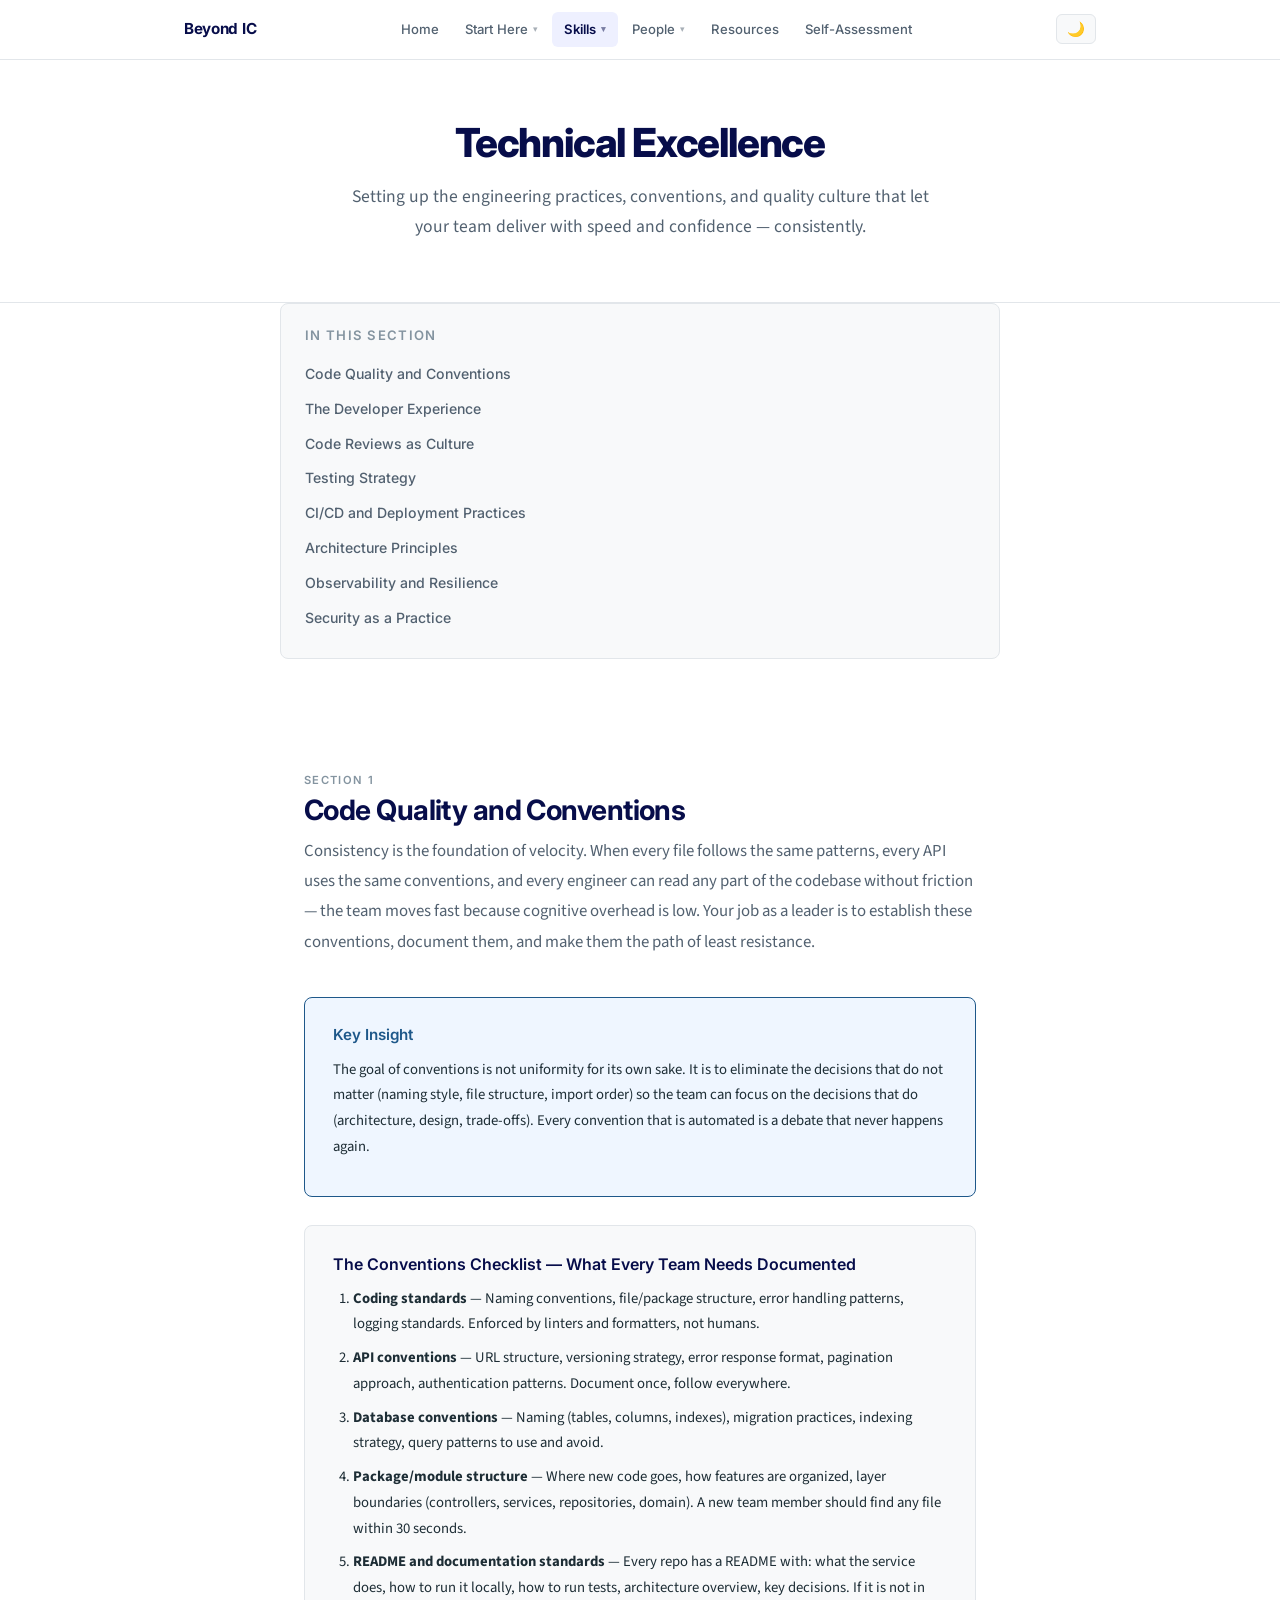
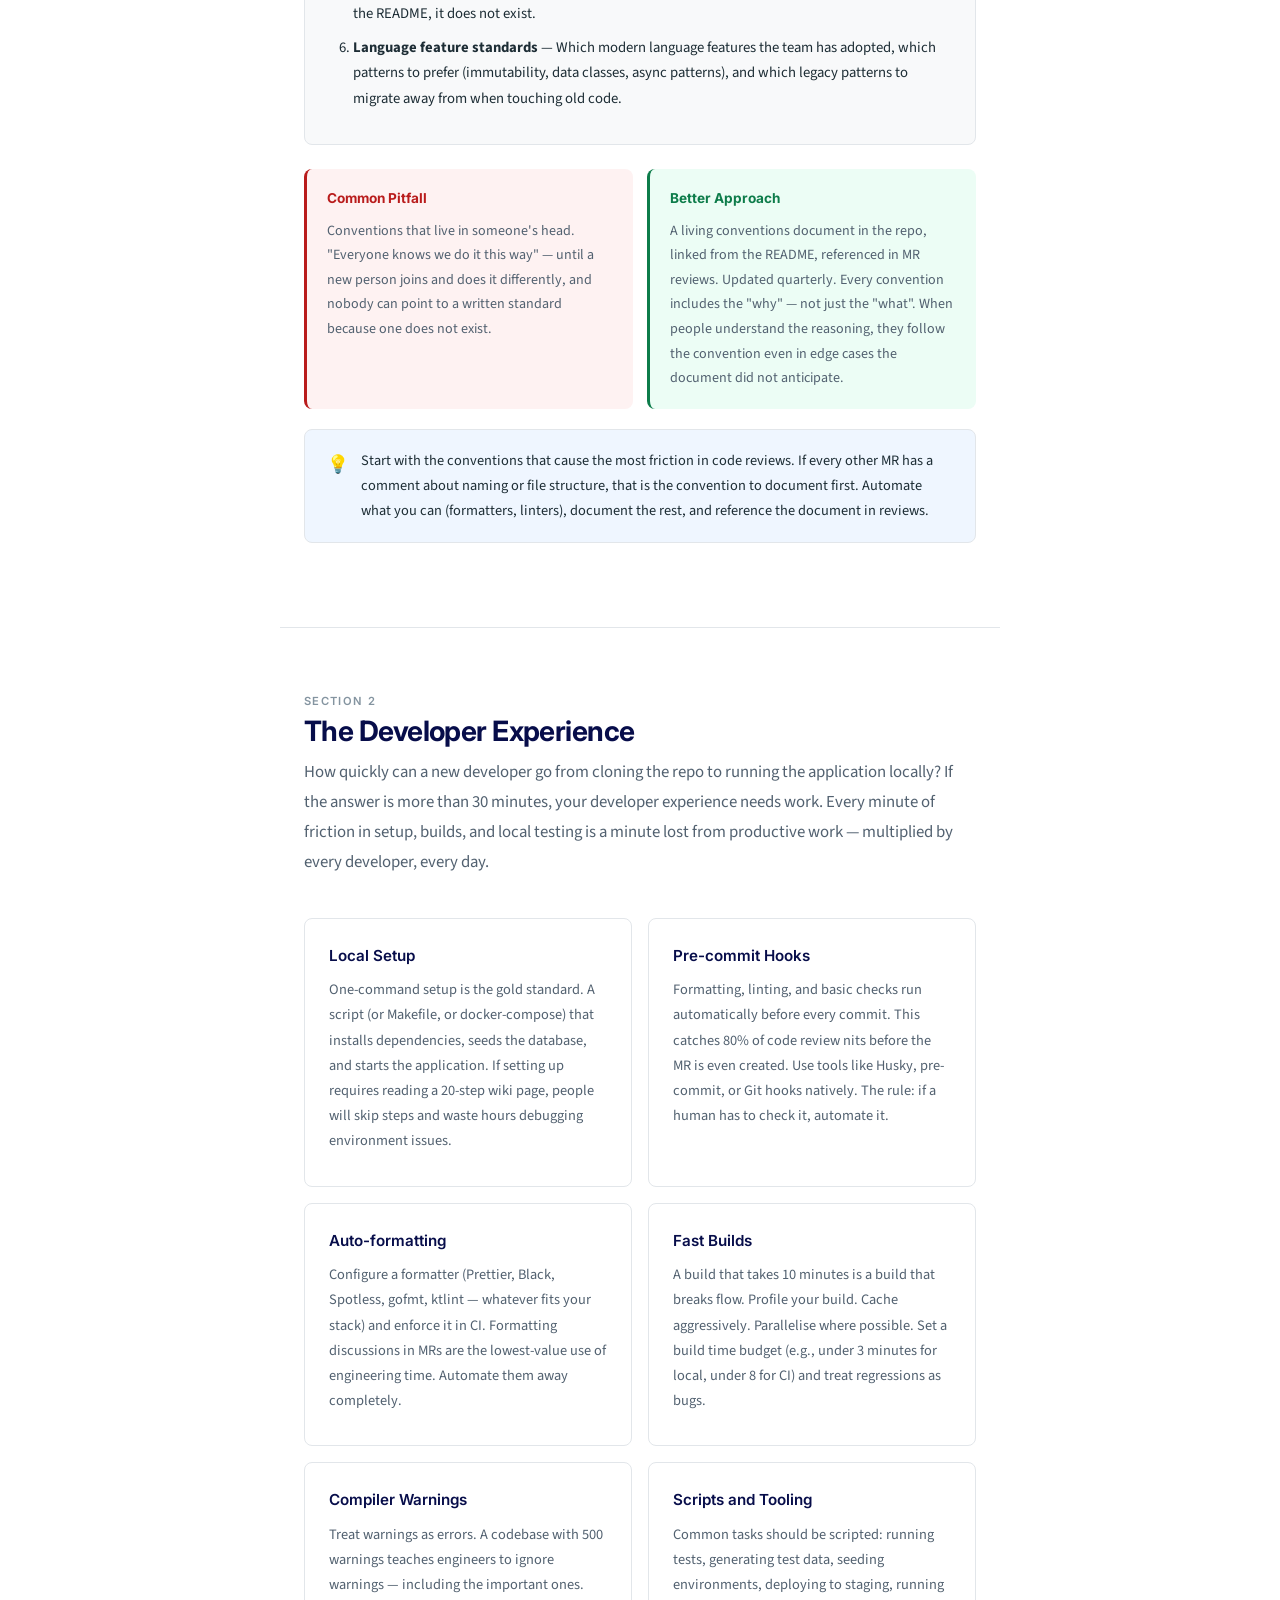
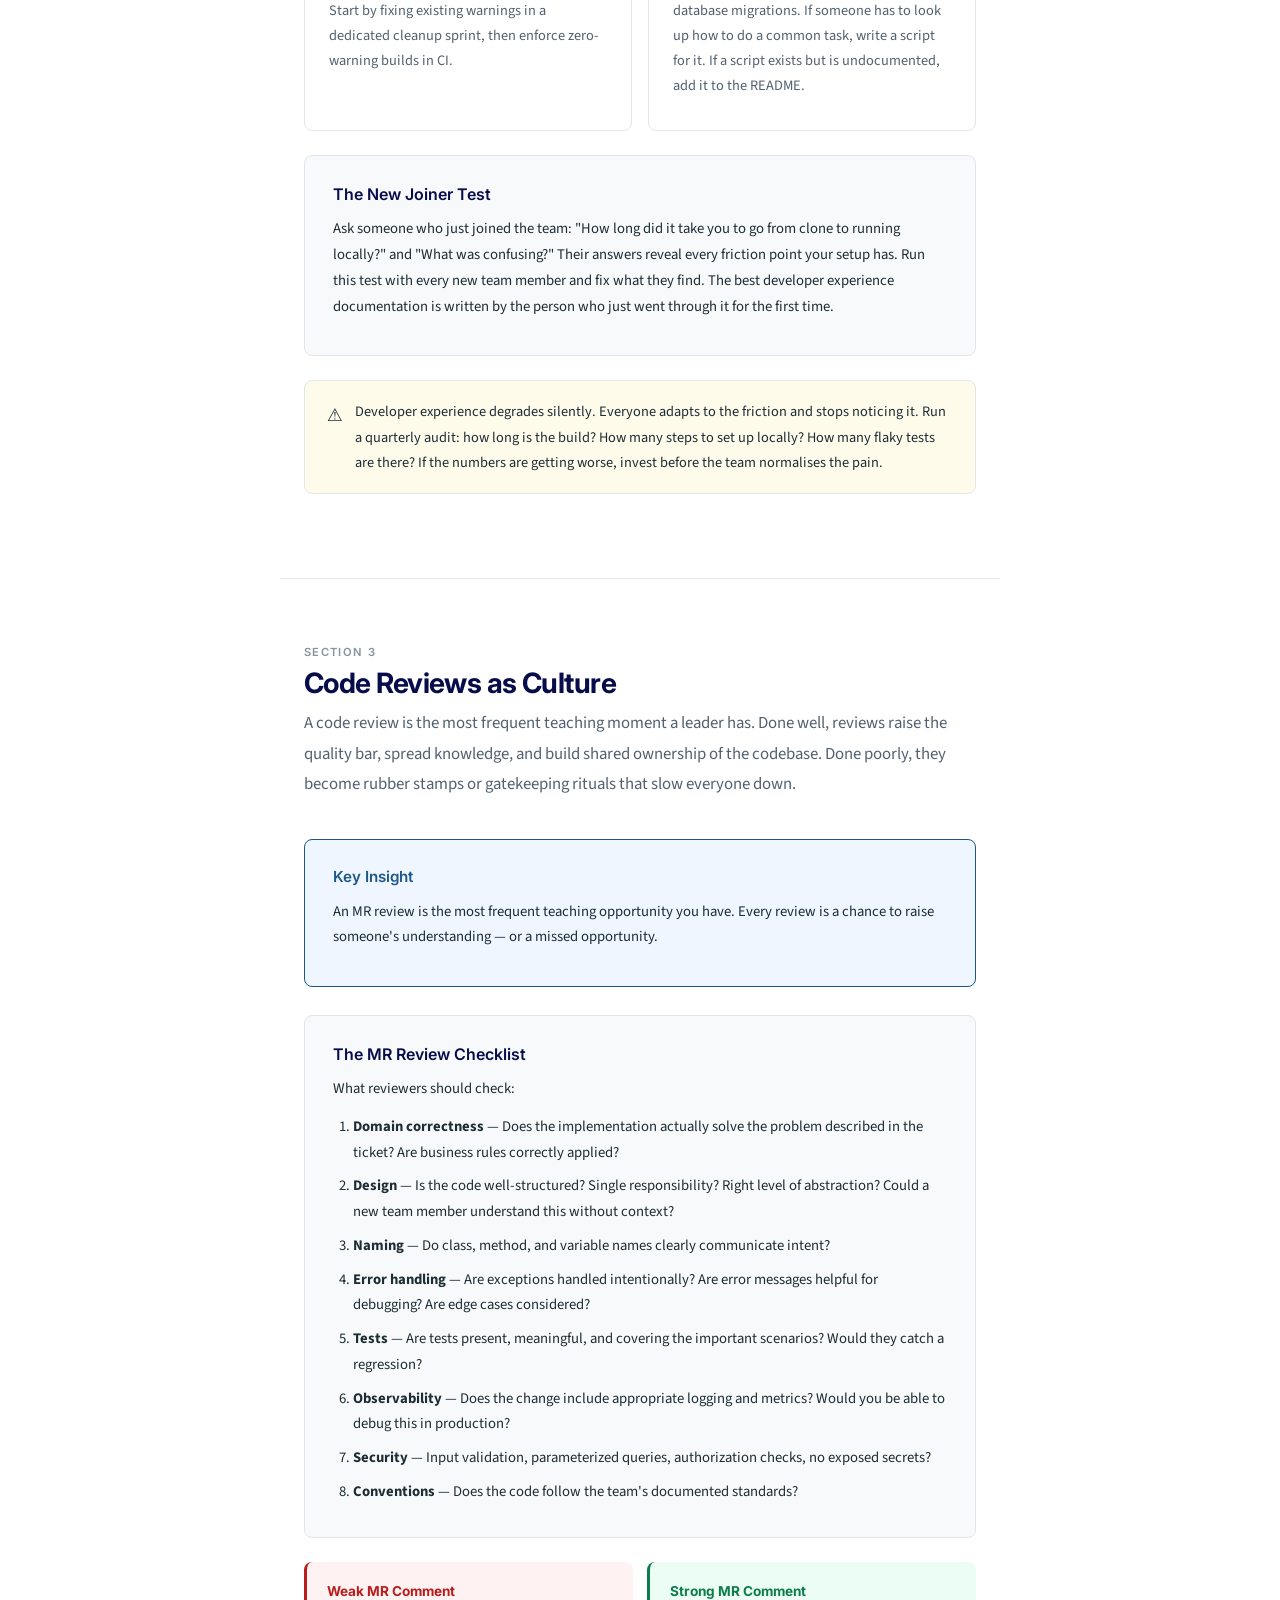
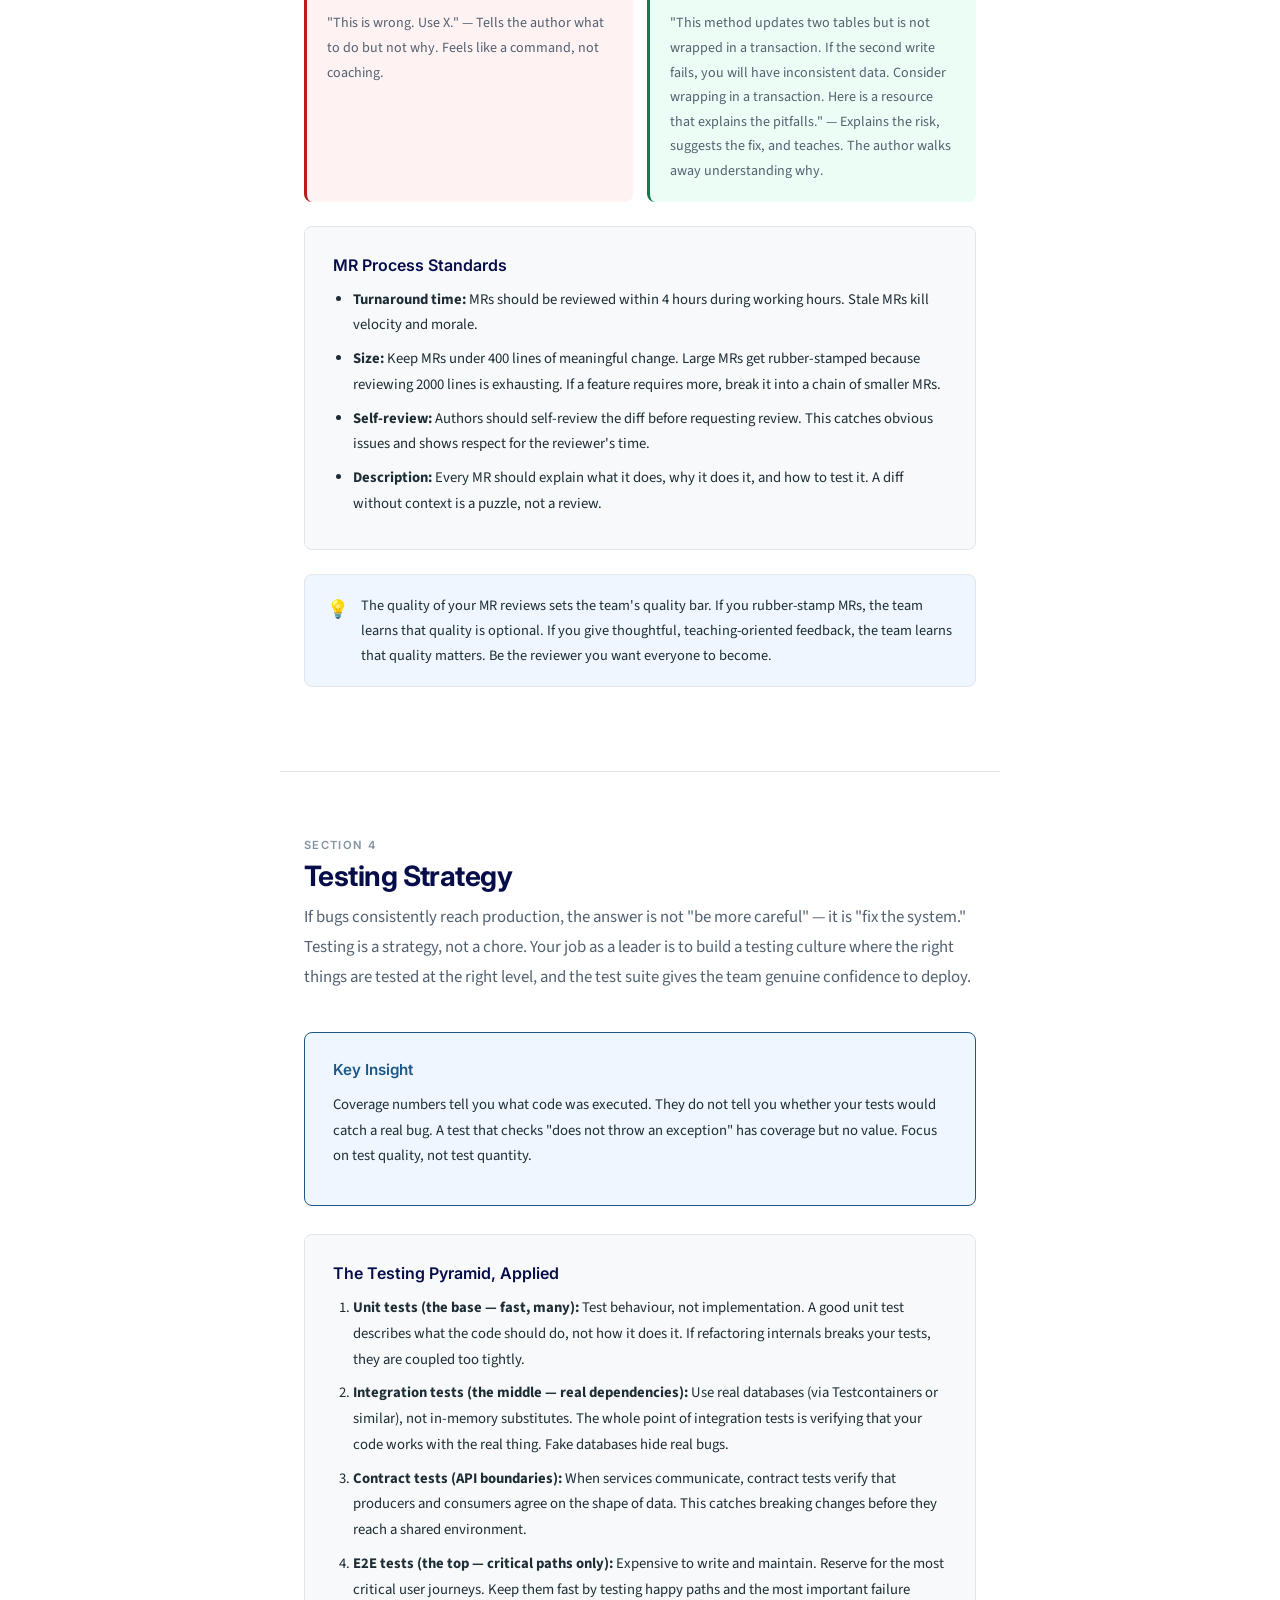
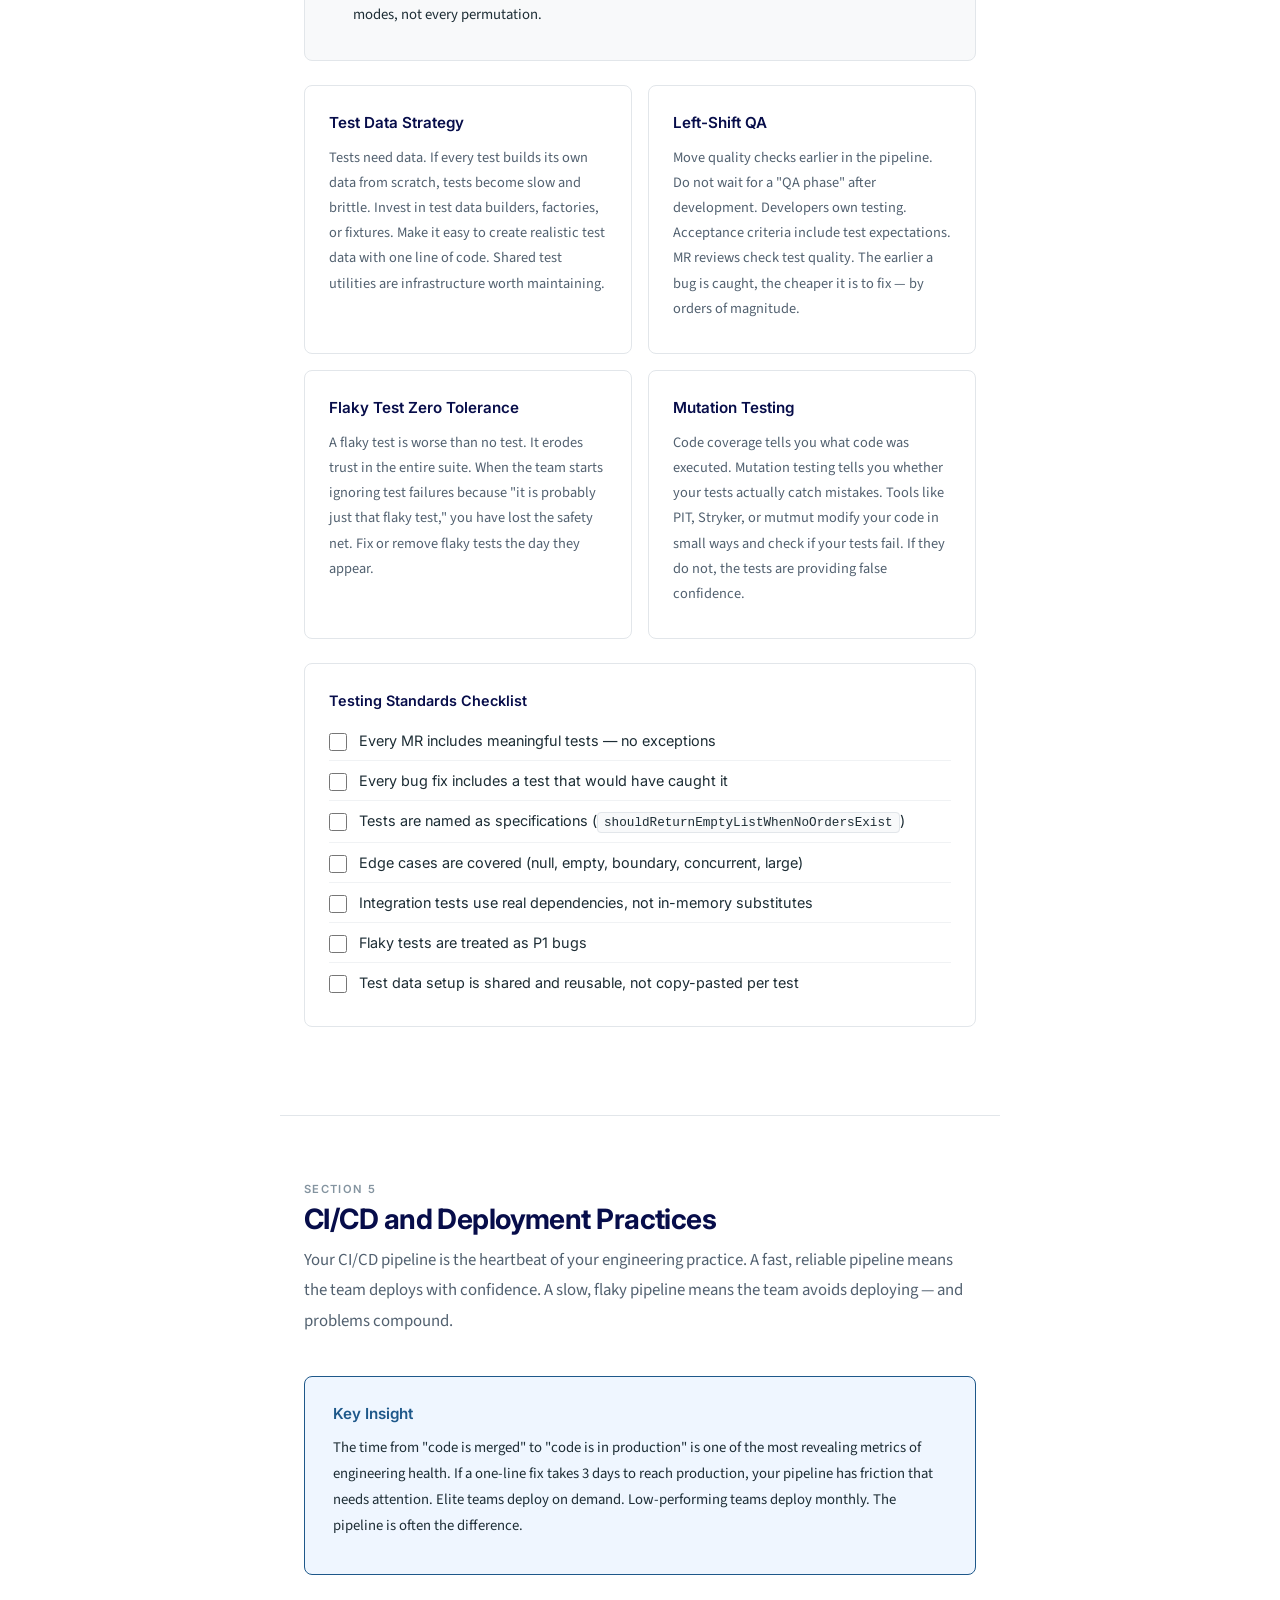
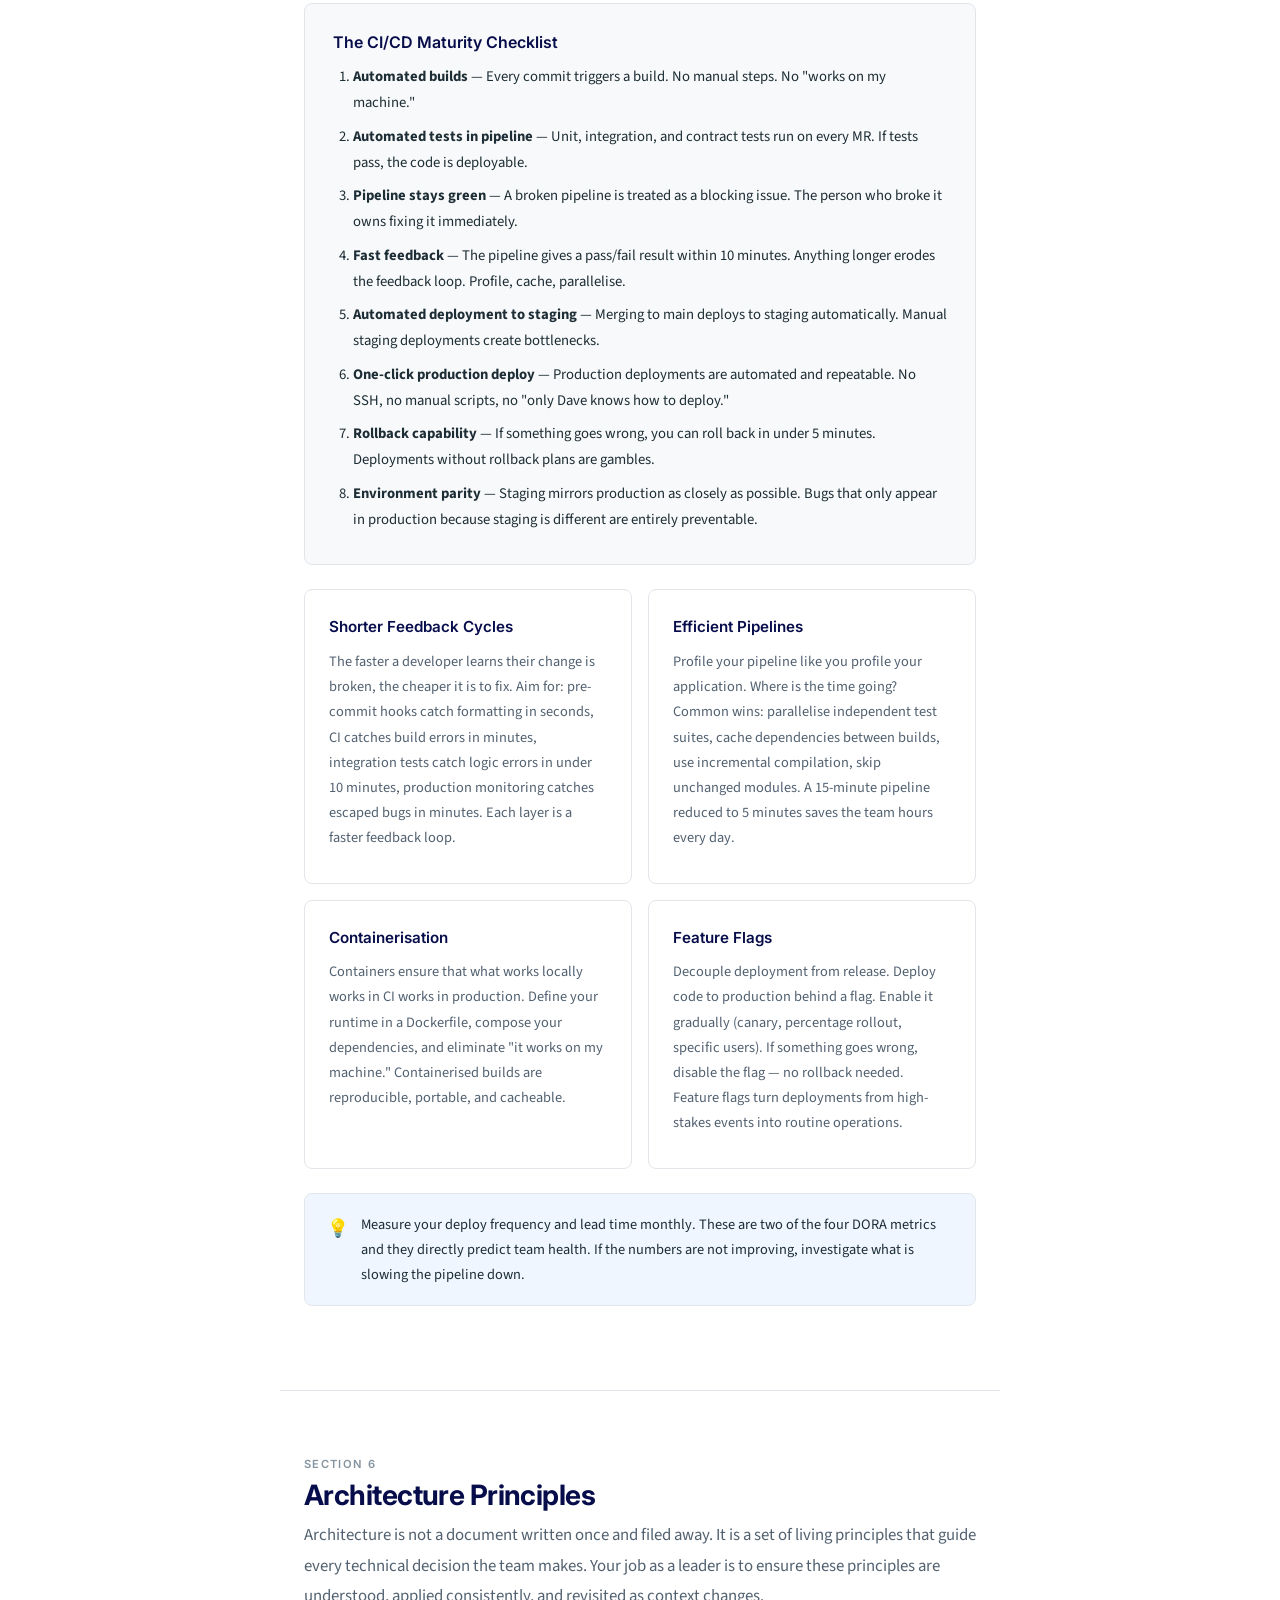
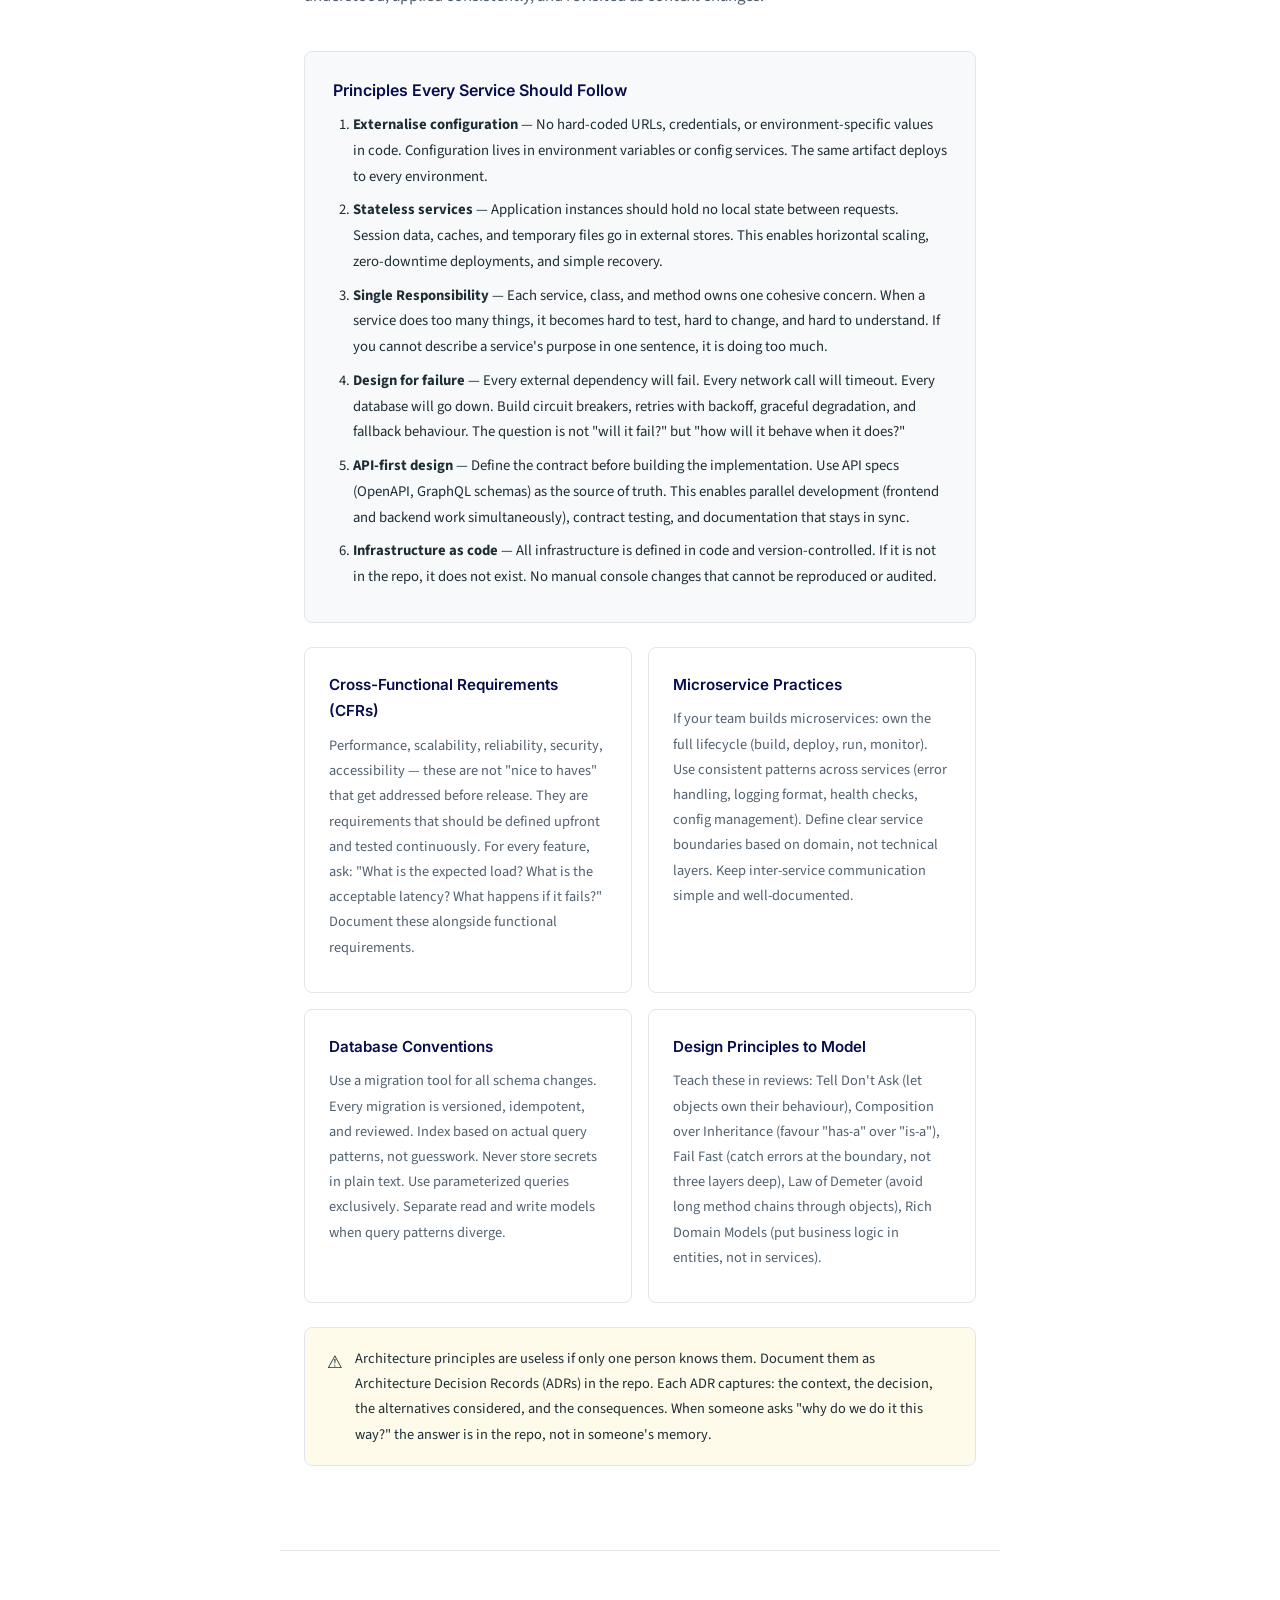
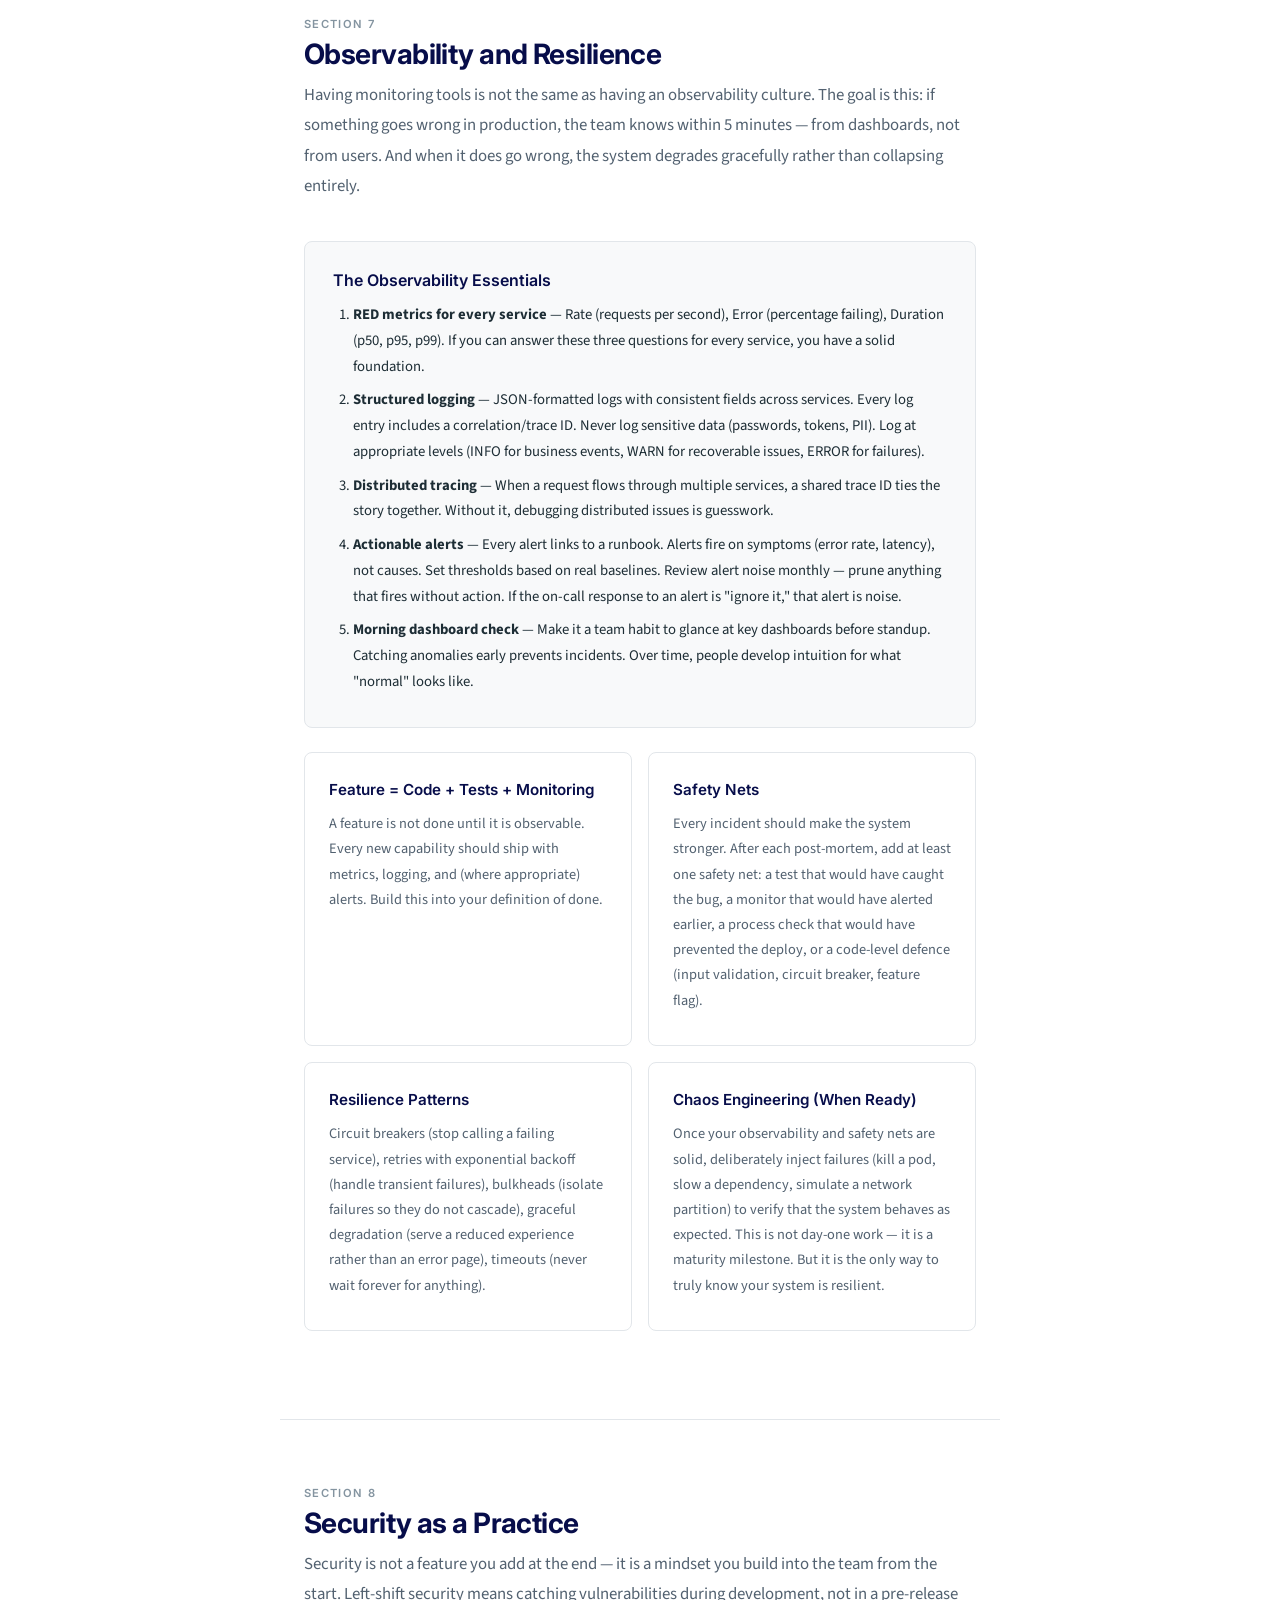
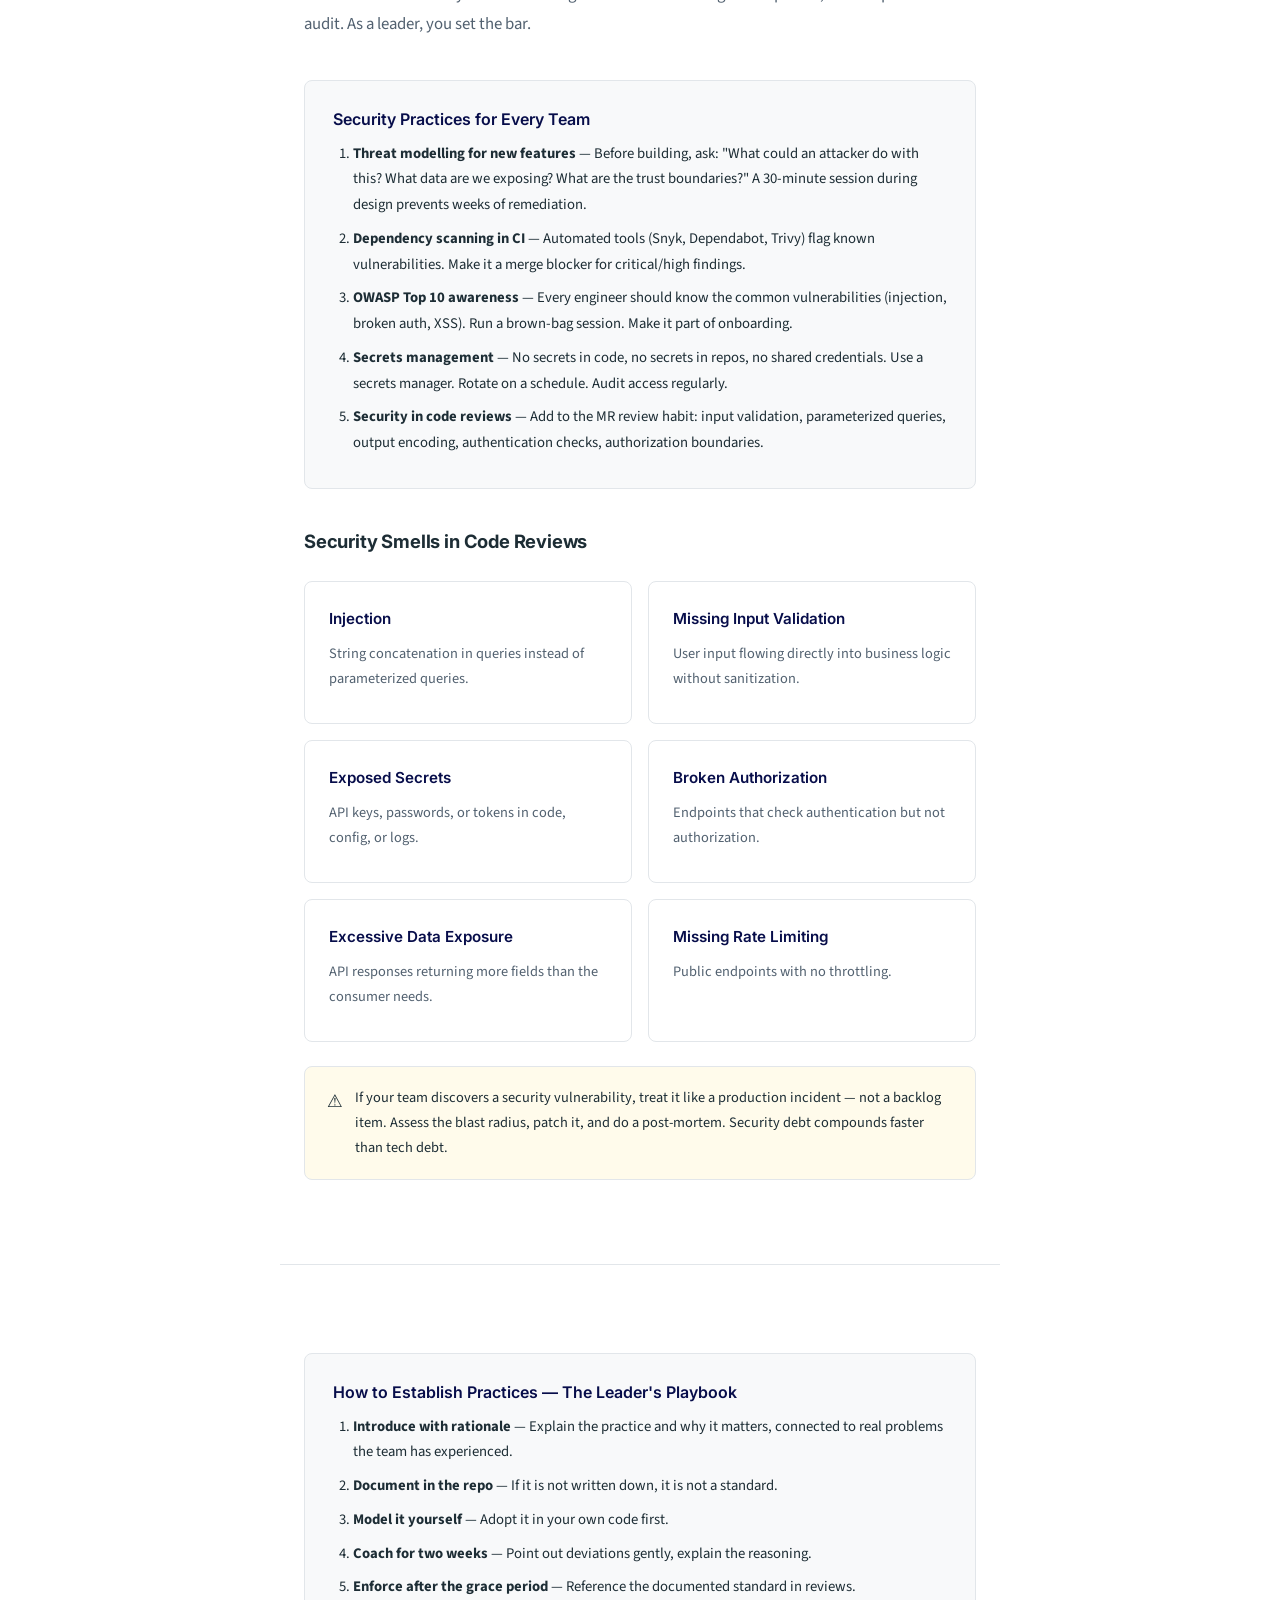
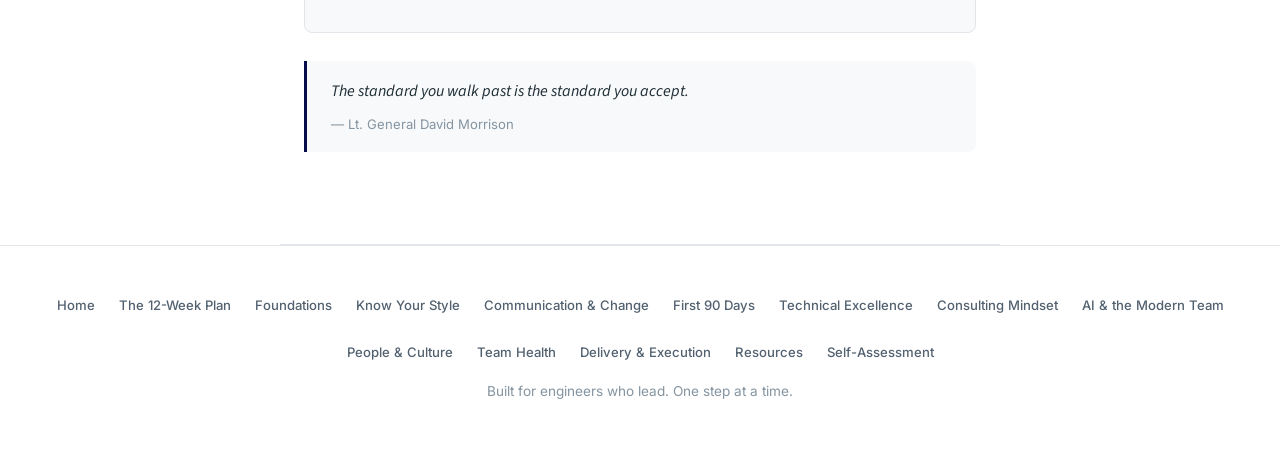
<file: technical-excellence.html>
<!DOCTYPE html>
<html lang="en" data-theme="light">
<head>
  <meta charset="UTF-8">
  <meta name="viewport" content="width=device-width, initial-scale=1.0">
  <title>Technical Excellence &mdash; Beyond IC</title>
  <link rel="preconnect" href="https://fonts.googleapis.com">
  <link rel="preconnect" href="https://fonts.gstatic.com" crossorigin>
  <link href="https://fonts.googleapis.com/css2?family=Inter:wght@400;500;600;700;800&family=Source+Sans+3:wght@400;500;600;700&display=swap" rel="stylesheet">
  <link rel="stylesheet" href="css/styles.css">
</head>
<body data-current-page="technical-excellence.html">

  <!-- ─── NAV ─── -->
  <nav id="navbar">
    <div class="nav-inner">
      <a href="index.html" class="nav-brand">Beyond IC</a>
      <div class="nav-links" id="navLinks">
        <a href="index.html">Home</a>
        <div class="nav-dropdown">
          <button class="nav-dropdown-toggle">Start Here</button>
          <div class="nav-dropdown-menu">
            <a href="12-week-plan.html">The 12-Week Plan</a>
            <a href="foundations.html">Foundations</a>
            <a href="leadership-styles.html">Know Your Style</a>
            <a href="first-90-days.html">First 90 Days</a>
          </div>
        </div>
        <div class="nav-dropdown">
          <button class="nav-dropdown-toggle">Skills</button>
          <div class="nav-dropdown-menu">
            <a href="communication-change.html">Communication &amp; Change</a>
            <a href="technical-excellence.html">Technical Excellence</a>
            <a href="delivery-execution.html">Delivery &amp; Execution</a>
            <a href="consulting-mindset.html">Consulting Mindset</a>
            <a href="ai-modern-team.html">AI &amp; the Modern Team</a>
          </div>
        </div>
        <div class="nav-dropdown">
          <button class="nav-dropdown-toggle">People</button>
          <div class="nav-dropdown-menu">
            <a href="people-culture.html">People &amp; Culture</a>
            <a href="team-health.html">Team Health</a>
          </div>
        </div>
        <a href="resources.html">Resources</a>
        <a href="self-assessment.html">Self-Assessment</a>
      </div>
      <div class="nav-right">
        <button class="theme-toggle" id="themeBtn" onclick="toggleTheme()" aria-label="Toggle dark mode">&#127769;</button>
        <button class="hamburger" onclick="toggleMenu()" aria-label="Open menu">&#9776;</button>
      </div>
    </div>
  </nav>

  <!-- ─── PAGE HEADER ─── -->
  <div class="page-header">
    <h1>Technical Excellence</h1>
    <p class="subtitle">Setting up the engineering practices, conventions, and quality culture that let your team deliver with speed and confidence &mdash; consistently.</p>
  </div>

  <!-- ─── IN-PAGE TOC ─── -->
  <div class="page-toc">
    <h4>In This Section</h4>
    <ul>
      <li><a href="#code-quality">Code Quality and Conventions</a></li>
      <li><a href="#developer-experience">The Developer Experience</a></li>
      <li><a href="#code-reviews">Code Reviews as Culture</a></li>
      <li><a href="#testing">Testing Strategy</a></li>
      <li><a href="#cicd">CI/CD and Deployment Practices</a></li>
      <li><a href="#architecture">Architecture Principles</a></li>
      <li><a href="#observability">Observability and Resilience</a></li>
      <li><a href="#security">Security as a Practice</a></li>
    </ul>
  </div>

  <!-- ═══════════════════════════════════════════════════════ -->
  <!-- SECTION 1: Code Quality and Conventions                 -->
  <!-- ═══════════════════════════════════════════════════════ -->
  <section id="code-quality" class="fade-in">
    <span class="section-num">Section 1</span>
    <h2>Code Quality and Conventions</h2>

    <p class="section-intro">Consistency is the foundation of velocity. When every file follows the same patterns, every API uses the same conventions, and every engineer can read any part of the codebase without friction &mdash; the team moves fast because cognitive overhead is low. Your job as a leader is to establish these conventions, document them, and make them the path of least resistance.</p>

    <div class="key-insight">
      <h4>Key Insight</h4>
      <p>The goal of conventions is not uniformity for its own sake. It is to eliminate the decisions that do not matter (naming style, file structure, import order) so the team can focus on the decisions that do (architecture, design, trade-offs). Every convention that is automated is a debate that never happens again.</p>
    </div>

    <div class="framework">
      <h4>The Conventions Checklist &mdash; What Every Team Needs Documented</h4>
      <ol>
        <li><strong>Coding standards</strong> &mdash; Naming conventions, file/package structure, error handling patterns, logging standards. Enforced by linters and formatters, not humans.</li>
        <li><strong>API conventions</strong> &mdash; URL structure, versioning strategy, error response format, pagination approach, authentication patterns. Document once, follow everywhere.</li>
        <li><strong>Database conventions</strong> &mdash; Naming (tables, columns, indexes), migration practices, indexing strategy, query patterns to use and avoid.</li>
        <li><strong>Package/module structure</strong> &mdash; Where new code goes, how features are organized, layer boundaries (controllers, services, repositories, domain). A new team member should find any file within 30 seconds.</li>
        <li><strong>README and documentation standards</strong> &mdash; Every repo has a README with: what the service does, how to run it locally, how to run tests, architecture overview, key decisions. If it is not in the README, it does not exist.</li>
        <li><strong>Language feature standards</strong> &mdash; Which modern language features the team has adopted, which patterns to prefer (immutability, data classes, async patterns), and which legacy patterns to migrate away from when touching old code.</li>
      </ol>
    </div>

    <div class="pattern-grid">
      <div class="pitfall">
        <h5>Common Pitfall</h5>
        <p>Conventions that live in someone's head. "Everyone knows we do it this way" &mdash; until a new person joins and does it differently, and nobody can point to a written standard because one does not exist.</p>
      </div>
      <div class="better">
        <h5>Better Approach</h5>
        <p>A living conventions document in the repo, linked from the README, referenced in MR reviews. Updated quarterly. Every convention includes the "why" &mdash; not just the "what". When people understand the reasoning, they follow the convention even in edge cases the document did not anticipate.</p>
      </div>
    </div>

    <div class="tip info-tip">
      <span class="tip-icon">&#128161;</span>
      <p>Start with the conventions that cause the most friction in code reviews. If every other MR has a comment about naming or file structure, that is the convention to document first. Automate what you can (formatters, linters), document the rest, and reference the document in reviews.</p>
    </div>
  </section>

  <div class="section-divider"></div>

  <!-- ═══════════════════════════════════════════════════════ -->
  <!-- SECTION 2: The Developer Experience                     -->
  <!-- ═══════════════════════════════════════════════════════ -->
  <section id="developer-experience" class="fade-in">
    <span class="section-num">Section 2</span>
    <h2>The Developer Experience</h2>

    <p class="section-intro">How quickly can a new developer go from cloning the repo to running the application locally? If the answer is more than 30 minutes, your developer experience needs work. Every minute of friction in setup, builds, and local testing is a minute lost from productive work &mdash; multiplied by every developer, every day.</p>

    <div class="card-grid two-col">
      <div class="card">
        <h4>Local Setup</h4>
        <p>One-command setup is the gold standard. A script (or Makefile, or docker-compose) that installs dependencies, seeds the database, and starts the application. If setting up requires reading a 20-step wiki page, people will skip steps and waste hours debugging environment issues.</p>
      </div>
      <div class="card">
        <h4>Pre-commit Hooks</h4>
        <p>Formatting, linting, and basic checks run automatically before every commit. This catches 80% of code review nits before the MR is even created. Use tools like Husky, pre-commit, or Git hooks natively. The rule: if a human has to check it, automate it.</p>
      </div>
      <div class="card">
        <h4>Auto-formatting</h4>
        <p>Configure a formatter (Prettier, Black, Spotless, gofmt, ktlint &mdash; whatever fits your stack) and enforce it in CI. Formatting discussions in MRs are the lowest-value use of engineering time. Automate them away completely.</p>
      </div>
      <div class="card">
        <h4>Fast Builds</h4>
        <p>A build that takes 10 minutes is a build that breaks flow. Profile your build. Cache aggressively. Parallelise where possible. Set a build time budget (e.g., under 3 minutes for local, under 8 for CI) and treat regressions as bugs.</p>
      </div>
      <div class="card">
        <h4>Compiler Warnings</h4>
        <p>Treat warnings as errors. A codebase with 500 warnings teaches engineers to ignore warnings &mdash; including the important ones. Start by fixing existing warnings in a dedicated cleanup sprint, then enforce zero-warning builds in CI.</p>
      </div>
      <div class="card">
        <h4>Scripts and Tooling</h4>
        <p>Common tasks should be scripted: running tests, generating test data, seeding environments, deploying to staging, running database migrations. If someone has to look up how to do a common task, write a script for it. If a script exists but is undocumented, add it to the README.</p>
      </div>
    </div>

    <div class="framework">
      <h4>The New Joiner Test</h4>
      <p>Ask someone who just joined the team: "How long did it take you to go from clone to running locally?" and "What was confusing?" Their answers reveal every friction point your setup has. Run this test with every new team member and fix what they find. The best developer experience documentation is written by the person who just went through it for the first time.</p>
    </div>

    <div class="tip warning-tip">
      <span class="tip-icon">&#9888;</span>
      <p>Developer experience degrades silently. Everyone adapts to the friction and stops noticing it. Run a quarterly audit: how long is the build? How many steps to set up locally? How many flaky tests are there? If the numbers are getting worse, invest before the team normalises the pain.</p>
    </div>
  </section>

  <div class="section-divider"></div>

  <!-- ═══════════════════════════════════════════════════════ -->
  <!-- SECTION 3: Code Reviews as Culture                      -->
  <!-- ═══════════════════════════════════════════════════════ -->
  <section id="code-reviews" class="fade-in">
    <span class="section-num">Section 3</span>
    <h2>Code Reviews as Culture</h2>

    <p class="section-intro">A code review is the most frequent teaching moment a leader has. Done well, reviews raise the quality bar, spread knowledge, and build shared ownership of the codebase. Done poorly, they become rubber stamps or gatekeeping rituals that slow everyone down.</p>

    <div class="key-insight">
      <h4>Key Insight</h4>
      <p>An MR review is the most frequent teaching opportunity you have. Every review is a chance to raise someone's understanding &mdash; or a missed opportunity.</p>
    </div>

    <div class="framework">
      <h4>The MR Review Checklist</h4>
      <p>What reviewers should check:</p>
      <ol>
        <li><strong>Domain correctness</strong> &mdash; Does the implementation actually solve the problem described in the ticket? Are business rules correctly applied?</li>
        <li><strong>Design</strong> &mdash; Is the code well-structured? Single responsibility? Right level of abstraction? Could a new team member understand this without context?</li>
        <li><strong>Naming</strong> &mdash; Do class, method, and variable names clearly communicate intent?</li>
        <li><strong>Error handling</strong> &mdash; Are exceptions handled intentionally? Are error messages helpful for debugging? Are edge cases considered?</li>
        <li><strong>Tests</strong> &mdash; Are tests present, meaningful, and covering the important scenarios? Would they catch a regression?</li>
        <li><strong>Observability</strong> &mdash; Does the change include appropriate logging and metrics? Would you be able to debug this in production?</li>
        <li><strong>Security</strong> &mdash; Input validation, parameterized queries, authorization checks, no exposed secrets?</li>
        <li><strong>Conventions</strong> &mdash; Does the code follow the team's documented standards?</li>
      </ol>
    </div>

    <div class="pattern-grid">
      <div class="pitfall">
        <h5>Weak MR Comment</h5>
        <p>"This is wrong. Use X." &mdash; Tells the author what to do but not why. Feels like a command, not coaching.</p>
      </div>
      <div class="better">
        <h5>Strong MR Comment</h5>
        <p>"This method updates two tables but is not wrapped in a transaction. If the second write fails, you will have inconsistent data. Consider wrapping in a transaction. Here is a resource that explains the pitfalls." &mdash; Explains the risk, suggests the fix, and teaches. The author walks away understanding why.</p>
      </div>
    </div>

    <div class="framework">
      <h4>MR Process Standards</h4>
      <ul>
        <li><strong>Turnaround time:</strong> MRs should be reviewed within 4 hours during working hours. Stale MRs kill velocity and morale.</li>
        <li><strong>Size:</strong> Keep MRs under 400 lines of meaningful change. Large MRs get rubber-stamped because reviewing 2000 lines is exhausting. If a feature requires more, break it into a chain of smaller MRs.</li>
        <li><strong>Self-review:</strong> Authors should self-review the diff before requesting review. This catches obvious issues and shows respect for the reviewer's time.</li>
        <li><strong>Description:</strong> Every MR should explain what it does, why it does it, and how to test it. A diff without context is a puzzle, not a review.</li>
      </ul>
    </div>

    <div class="tip info-tip">
      <span class="tip-icon">&#128161;</span>
      <p>The quality of your MR reviews sets the team's quality bar. If you rubber-stamp MRs, the team learns that quality is optional. If you give thoughtful, teaching-oriented feedback, the team learns that quality matters. Be the reviewer you want everyone to become.</p>
    </div>
  </section>

  <div class="section-divider"></div>

  <!-- ═══════════════════════════════════════════════════════ -->
  <!-- SECTION 4: Testing Strategy                             -->
  <!-- ═══════════════════════════════════════════════════════ -->
  <section id="testing" class="fade-in">
    <span class="section-num">Section 4</span>
    <h2>Testing Strategy</h2>

    <p class="section-intro">If bugs consistently reach production, the answer is not "be more careful" &mdash; it is "fix the system." Testing is a strategy, not a chore. Your job as a leader is to build a testing culture where the right things are tested at the right level, and the test suite gives the team genuine confidence to deploy.</p>

    <div class="key-insight">
      <h4>Key Insight</h4>
      <p>Coverage numbers tell you what code was executed. They do not tell you whether your tests would catch a real bug. A test that checks "does not throw an exception" has coverage but no value. Focus on test quality, not test quantity.</p>
    </div>

    <div class="framework">
      <h4>The Testing Pyramid, Applied</h4>
      <ol>
        <li><strong>Unit tests (the base &mdash; fast, many):</strong> Test behaviour, not implementation. A good unit test describes what the code should do, not how it does it. If refactoring internals breaks your tests, they are coupled too tightly.</li>
        <li><strong>Integration tests (the middle &mdash; real dependencies):</strong> Use real databases (via Testcontainers or similar), not in-memory substitutes. The whole point of integration tests is verifying that your code works with the real thing. Fake databases hide real bugs.</li>
        <li><strong>Contract tests (API boundaries):</strong> When services communicate, contract tests verify that producers and consumers agree on the shape of data. This catches breaking changes before they reach a shared environment.</li>
        <li><strong>E2E tests (the top &mdash; critical paths only):</strong> Expensive to write and maintain. Reserve for the most critical user journeys. Keep them fast by testing happy paths and the most important failure modes, not every permutation.</li>
      </ol>
    </div>

    <div class="card-grid two-col">
      <div class="card">
        <h4>Test Data Strategy</h4>
        <p>Tests need data. If every test builds its own data from scratch, tests become slow and brittle. Invest in test data builders, factories, or fixtures. Make it easy to create realistic test data with one line of code. Shared test utilities are infrastructure worth maintaining.</p>
      </div>
      <div class="card">
        <h4>Left-Shift QA</h4>
        <p>Move quality checks earlier in the pipeline. Do not wait for a "QA phase" after development. Developers own testing. Acceptance criteria include test expectations. MR reviews check test quality. The earlier a bug is caught, the cheaper it is to fix &mdash; by orders of magnitude.</p>
      </div>
      <div class="card">
        <h4>Flaky Test Zero Tolerance</h4>
        <p>A flaky test is worse than no test. It erodes trust in the entire suite. When the team starts ignoring test failures because "it is probably just that flaky test," you have lost the safety net. Fix or remove flaky tests the day they appear.</p>
      </div>
      <div class="card">
        <h4>Mutation Testing</h4>
        <p>Code coverage tells you what code was executed. Mutation testing tells you whether your tests actually catch mistakes. Tools like PIT, Stryker, or mutmut modify your code in small ways and check if your tests fail. If they do not, the tests are providing false confidence.</p>
      </div>
    </div>

    <div class="checklist">
      <h4>Testing Standards Checklist</h4>
      <div class="checklist-item">
        <input type="checkbox" id="test-every-mr">
        <label for="test-every-mr">Every MR includes meaningful tests &mdash; no exceptions</label>
      </div>
      <div class="checklist-item">
        <input type="checkbox" id="test-bugfix">
        <label for="test-bugfix">Every bug fix includes a test that would have caught it</label>
      </div>
      <div class="checklist-item">
        <input type="checkbox" id="test-named">
        <label for="test-named">Tests are named as specifications (<code>shouldReturnEmptyListWhenNoOrdersExist</code>)</label>
      </div>
      <div class="checklist-item">
        <input type="checkbox" id="test-edge">
        <label for="test-edge">Edge cases are covered (null, empty, boundary, concurrent, large)</label>
      </div>
      <div class="checklist-item">
        <input type="checkbox" id="test-real-deps">
        <label for="test-real-deps">Integration tests use real dependencies, not in-memory substitutes</label>
      </div>
      <div class="checklist-item">
        <input type="checkbox" id="test-flaky">
        <label for="test-flaky">Flaky tests are treated as P1 bugs</label>
      </div>
      <div class="checklist-item">
        <input type="checkbox" id="test-data">
        <label for="test-data">Test data setup is shared and reusable, not copy-pasted per test</label>
      </div>
    </div>
  </section>

  <div class="section-divider"></div>

  <!-- ═══════════════════════════════════════════════════════ -->
  <!-- SECTION 5: CI/CD and Deployment Practices               -->
  <!-- ═══════════════════════════════════════════════════════ -->
  <section id="cicd" class="fade-in">
    <span class="section-num">Section 5</span>
    <h2>CI/CD and Deployment Practices</h2>

    <p class="section-intro">Your CI/CD pipeline is the heartbeat of your engineering practice. A fast, reliable pipeline means the team deploys with confidence. A slow, flaky pipeline means the team avoids deploying &mdash; and problems compound.</p>

    <div class="key-insight">
      <h4>Key Insight</h4>
      <p>The time from "code is merged" to "code is in production" is one of the most revealing metrics of engineering health. If a one-line fix takes 3 days to reach production, your pipeline has friction that needs attention. Elite teams deploy on demand. Low-performing teams deploy monthly. The pipeline is often the difference.</p>
    </div>

    <div class="framework">
      <h4>The CI/CD Maturity Checklist</h4>
      <ol>
        <li><strong>Automated builds</strong> &mdash; Every commit triggers a build. No manual steps. No "works on my machine."</li>
        <li><strong>Automated tests in pipeline</strong> &mdash; Unit, integration, and contract tests run on every MR. If tests pass, the code is deployable.</li>
        <li><strong>Pipeline stays green</strong> &mdash; A broken pipeline is treated as a blocking issue. The person who broke it owns fixing it immediately.</li>
        <li><strong>Fast feedback</strong> &mdash; The pipeline gives a pass/fail result within 10 minutes. Anything longer erodes the feedback loop. Profile, cache, parallelise.</li>
        <li><strong>Automated deployment to staging</strong> &mdash; Merging to main deploys to staging automatically. Manual staging deployments create bottlenecks.</li>
        <li><strong>One-click production deploy</strong> &mdash; Production deployments are automated and repeatable. No SSH, no manual scripts, no "only Dave knows how to deploy."</li>
        <li><strong>Rollback capability</strong> &mdash; If something goes wrong, you can roll back in under 5 minutes. Deployments without rollback plans are gambles.</li>
        <li><strong>Environment parity</strong> &mdash; Staging mirrors production as closely as possible. Bugs that only appear in production because staging is different are entirely preventable.</li>
      </ol>
    </div>

    <div class="card-grid two-col">
      <div class="card">
        <h4>Shorter Feedback Cycles</h4>
        <p>The faster a developer learns their change is broken, the cheaper it is to fix. Aim for: pre-commit hooks catch formatting in seconds, CI catches build errors in minutes, integration tests catch logic errors in under 10 minutes, production monitoring catches escaped bugs in minutes. Each layer is a faster feedback loop.</p>
      </div>
      <div class="card">
        <h4>Efficient Pipelines</h4>
        <p>Profile your pipeline like you profile your application. Where is the time going? Common wins: parallelise independent test suites, cache dependencies between builds, use incremental compilation, skip unchanged modules. A 15-minute pipeline reduced to 5 minutes saves the team hours every day.</p>
      </div>
      <div class="card">
        <h4>Containerisation</h4>
        <p>Containers ensure that what works locally works in CI works in production. Define your runtime in a Dockerfile, compose your dependencies, and eliminate "it works on my machine." Containerised builds are reproducible, portable, and cacheable.</p>
      </div>
      <div class="card">
        <h4>Feature Flags</h4>
        <p>Decouple deployment from release. Deploy code to production behind a flag. Enable it gradually (canary, percentage rollout, specific users). If something goes wrong, disable the flag &mdash; no rollback needed. Feature flags turn deployments from high-stakes events into routine operations.</p>
      </div>
    </div>

    <div class="tip info-tip">
      <span class="tip-icon">&#128161;</span>
      <p>Measure your deploy frequency and lead time monthly. These are two of the four DORA metrics and they directly predict team health. If the numbers are not improving, investigate what is slowing the pipeline down.</p>
    </div>
  </section>

  <div class="section-divider"></div>

  <!-- ═══════════════════════════════════════════════════════ -->
  <!-- SECTION 6: Architecture Principles                      -->
  <!-- ═══════════════════════════════════════════════════════ -->
  <section id="architecture" class="fade-in">
    <span class="section-num">Section 6</span>
    <h2>Architecture Principles</h2>

    <p class="section-intro">Architecture is not a document written once and filed away. It is a set of living principles that guide every technical decision the team makes. Your job as a leader is to ensure these principles are understood, applied consistently, and revisited as context changes.</p>

    <div class="framework">
      <h4>Principles Every Service Should Follow</h4>
      <ol>
        <li><strong>Externalise configuration</strong> &mdash; No hard-coded URLs, credentials, or environment-specific values in code. Configuration lives in environment variables or config services. The same artifact deploys to every environment.</li>
        <li><strong>Stateless services</strong> &mdash; Application instances should hold no local state between requests. Session data, caches, and temporary files go in external stores. This enables horizontal scaling, zero-downtime deployments, and simple recovery.</li>
        <li><strong>Single Responsibility</strong> &mdash; Each service, class, and method owns one cohesive concern. When a service does too many things, it becomes hard to test, hard to change, and hard to understand. If you cannot describe a service's purpose in one sentence, it is doing too much.</li>
        <li><strong>Design for failure</strong> &mdash; Every external dependency will fail. Every network call will timeout. Every database will go down. Build circuit breakers, retries with backoff, graceful degradation, and fallback behaviour. The question is not "will it fail?" but "how will it behave when it does?"</li>
        <li><strong>API-first design</strong> &mdash; Define the contract before building the implementation. Use API specs (OpenAPI, GraphQL schemas) as the source of truth. This enables parallel development (frontend and backend work simultaneously), contract testing, and documentation that stays in sync.</li>
        <li><strong>Infrastructure as code</strong> &mdash; All infrastructure is defined in code and version-controlled. If it is not in the repo, it does not exist. No manual console changes that cannot be reproduced or audited.</li>
      </ol>
    </div>

    <div class="card-grid two-col">
      <div class="card">
        <h4>Cross-Functional Requirements (CFRs)</h4>
        <p>Performance, scalability, reliability, security, accessibility &mdash; these are not "nice to haves" that get addressed before release. They are requirements that should be defined upfront and tested continuously. For every feature, ask: "What is the expected load? What is the acceptable latency? What happens if it fails?" Document these alongside functional requirements.</p>
      </div>
      <div class="card">
        <h4>Microservice Practices</h4>
        <p>If your team builds microservices: own the full lifecycle (build, deploy, run, monitor). Use consistent patterns across services (error handling, logging format, health checks, config management). Define clear service boundaries based on domain, not technical layers. Keep inter-service communication simple and well-documented.</p>
      </div>
      <div class="card">
        <h4>Database Conventions</h4>
        <p>Use a migration tool for all schema changes. Every migration is versioned, idempotent, and reviewed. Index based on actual query patterns, not guesswork. Never store secrets in plain text. Use parameterized queries exclusively. Separate read and write models when query patterns diverge.</p>
      </div>
      <div class="card">
        <h4>Design Principles to Model</h4>
        <p>Teach these in reviews: Tell Don't Ask (let objects own their behaviour), Composition over Inheritance (favour "has-a" over "is-a"), Fail Fast (catch errors at the boundary, not three layers deep), Law of Demeter (avoid long method chains through objects), Rich Domain Models (put business logic in entities, not in services).</p>
      </div>
    </div>

    <div class="tip warning-tip">
      <span class="tip-icon">&#9888;</span>
      <p>Architecture principles are useless if only one person knows them. Document them as Architecture Decision Records (ADRs) in the repo. Each ADR captures: the context, the decision, the alternatives considered, and the consequences. When someone asks "why do we do it this way?" the answer is in the repo, not in someone's memory.</p>
    </div>
  </section>

  <div class="section-divider"></div>

  <!-- ═══════════════════════════════════════════════════════ -->
  <!-- SECTION 7: Observability and Resilience                 -->
  <!-- ═══════════════════════════════════════════════════════ -->
  <section id="observability" class="fade-in">
    <span class="section-num">Section 7</span>
    <h2>Observability and Resilience</h2>

    <p class="section-intro">Having monitoring tools is not the same as having an observability culture. The goal is this: if something goes wrong in production, the team knows within 5 minutes &mdash; from dashboards, not from users. And when it does go wrong, the system degrades gracefully rather than collapsing entirely.</p>

    <div class="framework">
      <h4>The Observability Essentials</h4>
      <ol>
        <li><strong>RED metrics for every service</strong> &mdash; Rate (requests per second), Error (percentage failing), Duration (p50, p95, p99). If you can answer these three questions for every service, you have a solid foundation.</li>
        <li><strong>Structured logging</strong> &mdash; JSON-formatted logs with consistent fields across services. Every log entry includes a correlation/trace ID. Never log sensitive data (passwords, tokens, PII). Log at appropriate levels (INFO for business events, WARN for recoverable issues, ERROR for failures).</li>
        <li><strong>Distributed tracing</strong> &mdash; When a request flows through multiple services, a shared trace ID ties the story together. Without it, debugging distributed issues is guesswork.</li>
        <li><strong>Actionable alerts</strong> &mdash; Every alert links to a runbook. Alerts fire on symptoms (error rate, latency), not causes. Set thresholds based on real baselines. Review alert noise monthly &mdash; prune anything that fires without action. If the on-call response to an alert is "ignore it," that alert is noise.</li>
        <li><strong>Morning dashboard check</strong> &mdash; Make it a team habit to glance at key dashboards before standup. Catching anomalies early prevents incidents. Over time, people develop intuition for what "normal" looks like.</li>
      </ol>
    </div>

    <div class="card-grid two-col">
      <div class="card">
        <h4>Feature = Code + Tests + Monitoring</h4>
        <p>A feature is not done until it is observable. Every new capability should ship with metrics, logging, and (where appropriate) alerts. Build this into your definition of done.</p>
      </div>
      <div class="card">
        <h4>Safety Nets</h4>
        <p>Every incident should make the system stronger. After each post-mortem, add at least one safety net: a test that would have caught the bug, a monitor that would have alerted earlier, a process check that would have prevented the deploy, or a code-level defence (input validation, circuit breaker, feature flag).</p>
      </div>
      <div class="card">
        <h4>Resilience Patterns</h4>
        <p>Circuit breakers (stop calling a failing service), retries with exponential backoff (handle transient failures), bulkheads (isolate failures so they do not cascade), graceful degradation (serve a reduced experience rather than an error page), timeouts (never wait forever for anything).</p>
      </div>
      <div class="card">
        <h4>Chaos Engineering (When Ready)</h4>
        <p>Once your observability and safety nets are solid, deliberately inject failures (kill a pod, slow a dependency, simulate a network partition) to verify that the system behaves as expected. This is not day-one work &mdash; it is a maturity milestone. But it is the only way to truly know your system is resilient.</p>
      </div>
    </div>
  </section>

  <div class="section-divider"></div>

  <!-- ═══════════════════════════════════════════════════════ -->
  <!-- SECTION 8: Security as a Practice                       -->
  <!-- ═══════════════════════════════════════════════════════ -->
  <section id="security" class="fade-in">
    <span class="section-num">Section 8</span>
    <h2>Security as a Practice</h2>

    <p class="section-intro">Security is not a feature you add at the end &mdash; it is a mindset you build into the team from the start. Left-shift security means catching vulnerabilities during development, not in a pre-release audit. As a leader, you set the bar.</p>

    <div class="framework">
      <h4>Security Practices for Every Team</h4>
      <ol>
        <li><strong>Threat modelling for new features</strong> &mdash; Before building, ask: "What could an attacker do with this? What data are we exposing? What are the trust boundaries?" A 30-minute session during design prevents weeks of remediation.</li>
        <li><strong>Dependency scanning in CI</strong> &mdash; Automated tools (Snyk, Dependabot, Trivy) flag known vulnerabilities. Make it a merge blocker for critical/high findings.</li>
        <li><strong>OWASP Top 10 awareness</strong> &mdash; Every engineer should know the common vulnerabilities (injection, broken auth, XSS). Run a brown-bag session. Make it part of onboarding.</li>
        <li><strong>Secrets management</strong> &mdash; No secrets in code, no secrets in repos, no shared credentials. Use a secrets manager. Rotate on a schedule. Audit access regularly.</li>
        <li><strong>Security in code reviews</strong> &mdash; Add to the MR review habit: input validation, parameterized queries, output encoding, authentication checks, authorization boundaries.</li>
      </ol>
    </div>

    <h3>Security Smells in Code Reviews</h3>

    <div class="card-grid three-col">
      <div class="card">
        <h4>Injection</h4>
        <p>String concatenation in queries instead of parameterized queries.</p>
      </div>
      <div class="card">
        <h4>Missing Input Validation</h4>
        <p>User input flowing directly into business logic without sanitization.</p>
      </div>
      <div class="card">
        <h4>Exposed Secrets</h4>
        <p>API keys, passwords, or tokens in code, config, or logs.</p>
      </div>
      <div class="card">
        <h4>Broken Authorization</h4>
        <p>Endpoints that check authentication but not authorization.</p>
      </div>
      <div class="card">
        <h4>Excessive Data Exposure</h4>
        <p>API responses returning more fields than the consumer needs.</p>
      </div>
      <div class="card">
        <h4>Missing Rate Limiting</h4>
        <p>Public endpoints with no throttling.</p>
      </div>
    </div>

    <div class="tip warning-tip">
      <span class="tip-icon">&#9888;</span>
      <p>If your team discovers a security vulnerability, treat it like a production incident &mdash; not a backlog item. Assess the blast radius, patch it, and do a post-mortem. Security debt compounds faster than tech debt.</p>
    </div>
  </section>

  <div class="section-divider"></div>

  <!-- ═══════════════════════════════════════════════════════ -->
  <!-- CLOSING                                                 -->
  <!-- ═══════════════════════════════════════════════════════ -->
  <section id="closing" class="fade-in">
    <div class="framework">
      <h4>How to Establish Practices &mdash; The Leader's Playbook</h4>
      <ol>
        <li><strong>Introduce with rationale</strong> &mdash; Explain the practice and why it matters, connected to real problems the team has experienced.</li>
        <li><strong>Document in the repo</strong> &mdash; If it is not written down, it is not a standard.</li>
        <li><strong>Model it yourself</strong> &mdash; Adopt it in your own code first.</li>
        <li><strong>Coach for two weeks</strong> &mdash; Point out deviations gently, explain the reasoning.</li>
        <li><strong>Enforce after the grace period</strong> &mdash; Reference the documented standard in reviews.</li>
      </ol>
    </div>

    <div class="quote">
      <p>The standard you walk past is the standard you accept.</p>
      <div class="attribution">&mdash; Lt. General David Morrison</div>
    </div>
  </section>

  <div class="section-divider"></div>

  <!-- ─── FOOTER ─── -->
  <footer>
    <div class="footer-links">
      <a href="index.html">Home</a>
      <a href="12-week-plan.html">The 12-Week Plan</a>
      <a href="foundations.html">Foundations</a>
      <a href="leadership-styles.html">Know Your Style</a>
      <a href="communication-change.html">Communication &amp; Change</a>
      <a href="first-90-days.html">First 90 Days</a>
      <a href="technical-excellence.html">Technical Excellence</a>
      <a href="consulting-mindset.html">Consulting Mindset</a>
      <a href="ai-modern-team.html">AI &amp; the Modern Team</a>
      <a href="people-culture.html">People &amp; Culture</a>
      <a href="team-health.html">Team Health</a>
      <a href="delivery-execution.html">Delivery &amp; Execution</a>
      <a href="resources.html">Resources</a>
      <a href="self-assessment.html">Self-Assessment</a>
    </div>
    <p>Built for engineers who lead. One step at a time.</p>
  </footer>

  <script src="js/script.js"></script>
</body>
</html>
</file>
<file: css/styles.css>
/* ═══════════════════════════════════════════
   Beyond IC — Design System
   Palette: "The Scholarly Leader"
   Fonts: Source Sans 3 (body) + Inter (headings/UI)
   ═══════════════════════════════════════════ */

:root {
  --bg: #ffffff;
  --bg-alt: #f8f9fa;
  --bg-card: #ffffff;
  --text: #1D2D35;
  --text-secondary: #526170;
  --text-muted: #8494a0;
  --accent: #070D4A;
  --accent-light: #1a237e;
  --accent-link: #3546E5;
  --accent-pale: #eef0ff;
  --border: #e2e6ea;
  --border-light: #f0f2f4;
  --success: #0d7c4a;
  --success-pale: #ecfdf5;
  --warning: #b45309;
  --warning-pale: #fffbeb;
  --danger: #b91c1c;
  --danger-pale: #fef2f2;
  --info: #1e588a;
  --info-pale: #eff6ff;
  --purple: #6b21a8;
  --purple-pale: #faf5ff;
  --shadow-sm: 0 1px 3px rgba(0,0,0,0.06);
  --shadow: 0 2px 8px rgba(0,0,0,0.06);
  --shadow-lg: 0 4px 16px rgba(0,0,0,0.08);
  --radius: 8px;
  --radius-lg: 12px;
  --transition: 0.2s ease;
  --content-width: 720px;
  --page-width: 960px;
}

[data-theme="dark"] {
  --bg: #0f172a;
  --bg-alt: #1e293b;
  --bg-card: #1e293b;
  --text: #e2e8f0;
  --text-secondary: #94a3b8;
  --text-muted: #64748b;
  --accent: #818cf8;
  --accent-light: #a5b4fc;
  --accent-link: #818cf8;
  --accent-pale: #1e1b4b;
  --border: #334155;
  --border-light: #1e293b;
  --success: #34d399;
  --success-pale: #064e3b;
  --warning: #fbbf24;
  --warning-pale: #451a03;
  --danger: #f87171;
  --danger-pale: #450a0a;
  --info: #60a5fa;
  --info-pale: #172554;
  --purple: #c084fc;
  --purple-pale: #3b0764;
  --shadow-sm: 0 1px 3px rgba(0,0,0,0.3);
  --shadow: 0 2px 8px rgba(0,0,0,0.3);
  --shadow-lg: 0 4px 16px rgba(0,0,0,0.4);
}

/* ─── RESET ─── */
*, *::before, *::after { margin: 0; padding: 0; box-sizing: border-box; }
html { scroll-behavior: smooth; }
body {
  font-family: 'Source Sans 3', 'Segoe UI', system-ui, -apple-system, sans-serif;
  background: var(--bg);
  color: var(--text);
  line-height: 1.75;
  font-size: 16.5px;
  transition: background 0.3s, color 0.3s;
  -webkit-font-smoothing: antialiased;
}

/* ─── TYPOGRAPHY ─── */
h1, h2, h3, h4, h5, h6, nav, footer, .nav-brand, .cta-btn, .tab-header,
.checklist-item label, .tech-badge, .role-badge, .theme-toggle,
.accordion-header, .reveal-btn, button, .card h4, .framework h4,
.comparison th, .comparison td, .section-num, .page-toc {
  font-family: 'Inter', -apple-system, BlinkMacSystemFont, 'Segoe UI', sans-serif;
}

h1 { font-size: 2.5rem; font-weight: 800; color: var(--accent); letter-spacing: -0.03em; line-height: 1.15; }
h2 { font-size: 1.75rem; font-weight: 700; color: var(--accent); letter-spacing: -0.02em; line-height: 1.2; margin-bottom: 8px; }
h3 { font-size: 1.15rem; font-weight: 700; color: var(--text); margin: 36px 0 12px; letter-spacing: -0.01em; }
h4 { font-size: 0.95rem; font-weight: 600; color: var(--accent); margin: 16px 0 8px; }
p { margin-bottom: 12px; }
a { color: var(--accent-link); text-decoration: none; transition: var(--transition); }
a:hover { text-decoration: underline; }
strong { font-weight: 700; }
code {
  font-family: 'JetBrains Mono', 'Fira Code', 'Consolas', monospace;
  font-size: 0.88em; background: var(--bg-alt); padding: 2px 6px;
  border-radius: 4px; border: 1px solid var(--border);
}

.section-num {
  font-size: 0.7rem; font-weight: 600; color: var(--text-muted);
  display: block; margin-bottom: 4px; letter-spacing: 0.12em; text-transform: uppercase;
}
.section-intro {
  font-size: 1.05rem; color: var(--text-secondary); margin-bottom: 40px;
  max-width: var(--content-width); line-height: 1.8;
}

/* ─── NAVIGATION ─── */
nav {
  position: fixed; top: 0; left: 0; right: 0; z-index: 1000;
  background: var(--bg); border-bottom: 1px solid var(--border);
  transition: box-shadow 0.2s;
}
nav.scrolled { box-shadow: var(--shadow); }
.nav-inner {
  max-width: var(--page-width); margin: 0 auto;
  display: flex; align-items: center; justify-content: space-between;
  padding: 12px 24px; gap: 16px;
}
.nav-brand {
  font-weight: 700; font-size: 0.95rem; color: var(--accent);
  text-decoration: none; white-space: nowrap; letter-spacing: -0.02em;
}
.nav-links { display: flex; gap: 2px; align-items: center; }
.nav-links a {
  text-decoration: none; color: var(--text-secondary);
  padding: 6px 12px; border-radius: 6px; font-size: 0.82rem;
  transition: var(--transition); font-weight: 500; white-space: nowrap;
}
.nav-links a:hover { background: var(--accent-pale); color: var(--accent); text-decoration: none; }
.nav-links a.active { background: var(--accent-pale); color: var(--accent); font-weight: 600; }
.nav-right { display: flex; align-items: center; gap: 8px; }
.hamburger {
  display: none; background: none; border: none; cursor: pointer;
  font-size: 1.4rem; color: var(--accent); padding: 4px;
}

/* ─── Nav Dropdowns ─── */
.nav-dropdown {
  position: relative;
  display: flex;
  align-items: center;
}
.nav-dropdown-toggle {
  color: var(--text-secondary);
  padding: 6px 12px; border-radius: 6px; font-size: 0.82rem;
  font-weight: 500; white-space: nowrap;
  cursor: pointer; display: inline-flex; align-items: center; gap: 4px;
  background: none; border: none; outline: none;
  font-family: 'Inter', -apple-system, BlinkMacSystemFont, 'Segoe UI', sans-serif;
  line-height: 1.75;
  transition: var(--transition);
  -webkit-appearance: none;
  appearance: none;
}
.nav-dropdown-toggle::after {
  content: '▾'; font-size: 0.65em; opacity: 0.5; margin-left: 1px;
}
.nav-dropdown-toggle:hover { background: var(--accent-pale); color: var(--accent); }
.nav-dropdown.active > .nav-dropdown-toggle { background: var(--accent-pale); color: var(--accent); font-weight: 600; }
.nav-dropdown-menu {
  display: none !important;
  position: absolute; top: 100%; left: 0;
  margin-top: 4px;
  background: var(--bg); border: 1px solid var(--border);
  border-radius: var(--radius); box-shadow: var(--shadow-lg);
  padding: 6px 0; min-width: 220px; z-index: 1001;
}
.nav-dropdown-menu::before {
  content: ''; position: absolute; top: -8px; left: 0; right: 0; height: 8px;
}
.nav-dropdown:hover > .nav-dropdown-menu,
.nav-dropdown:focus-within > .nav-dropdown-menu { display: block !important; }
.nav-dropdown-menu a {
  display: block; padding: 8px 16px; color: var(--text-secondary);
  font-size: 0.82rem; font-weight: 500; text-decoration: none;
  transition: var(--transition); white-space: nowrap;
}
.nav-dropdown-menu a:hover { background: var(--accent-pale); color: var(--accent); text-decoration: none; }
.nav-dropdown-menu a.active { color: var(--accent); font-weight: 600; background: var(--accent-pale); }

.theme-toggle {
  background: var(--bg-alt); border: 1px solid var(--border); cursor: pointer;
  padding: 5px 10px; border-radius: 6px; font-size: 0.9rem;
  transition: var(--transition);
}
.theme-toggle:hover { background: var(--accent-pale); }

@media (max-width: 860px) {
  .nav-links { display: none; }
  .nav-links.open {
    display: flex; flex-direction: column; align-items: stretch; gap: 4px;
    position: absolute; top: 100%; left: 0; right: 0;
    background: var(--bg); padding: 12px 16px;
    border-bottom: 1px solid var(--border); box-shadow: var(--shadow);
  }
  .nav-links.open > a { text-align: left; }
  .hamburger { display: block; }
  .nav-dropdown { width: 100%; display: block; }
  .nav-dropdown-toggle { width: 100%; justify-content: space-between; text-align: left; }
  .nav-dropdown-menu {
    position: static !important; box-shadow: none !important; border: none !important;
    padding: 0 0 0 16px !important; margin-top: 0 !important; min-width: auto !important;
    display: none !important;
  }
  .nav-dropdown-menu::before { display: none; }
  .nav-dropdown:hover > .nav-dropdown-menu { display: none !important; }
  .nav-dropdown.open > .nav-dropdown-menu { display: block !important; }
}

/* ─── PAGE LAYOUT ─── */
.page-header {
  padding: 120px 24px 60px; text-align: center;
  border-bottom: 1px solid var(--border);
}
.page-header h1 { margin-bottom: 16px; }
.page-header .subtitle {
  font-size: 1.1rem; color: var(--text-secondary);
  max-width: 600px; margin: 0 auto; line-height: 1.7;
}

section {
  max-width: var(--content-width); margin: 0 auto;
  padding: 64px 24px;
}
section.wide { max-width: var(--page-width); }

.section-divider {
  max-width: var(--content-width); margin: 0 auto;
  height: 1px; background: var(--border);
}

/* ─── HERO (home page only) ─── */
.hero {
  min-height: 85vh; display: flex; align-items: center; justify-content: center;
  text-align: center; padding: 120px 24px 80px;
}
.hero-content { max-width: 640px; }
.hero h1 { font-size: clamp(2rem, 5vw, 3rem); margin-bottom: 20px; }
.hero .subtitle {
  font-size: 1.15rem; color: var(--text-secondary);
  margin-bottom: 16px; line-height: 1.7;
}
.hero .tagline {
  font-size: 0.95rem; color: var(--text-muted);
  font-style: italic; margin-bottom: 48px;
}
.cta-btn {
  display: inline-block; background: var(--accent); color: white;
  padding: 14px 32px; border-radius: 6px; text-decoration: none;
  font-weight: 600; font-size: 0.9rem; transition: var(--transition);
  letter-spacing: 0.01em;
}
.cta-btn:hover { background: var(--accent-light); text-decoration: none; transform: translateY(-1px); box-shadow: var(--shadow-lg); }

/* ─── CARDS ─── */
.card-grid {
  display: grid; grid-template-columns: repeat(auto-fit, minmax(280px, 1fr));
  gap: 16px; margin: 24px 0;
}
.card-grid.two-col { grid-template-columns: repeat(auto-fit, minmax(300px, 1fr)); }
.card-grid.three-col { grid-template-columns: repeat(auto-fit, minmax(220px, 1fr)); }
.card {
  background: var(--bg-card); border-radius: var(--radius);
  padding: 24px; border: 1px solid var(--border);
  transition: var(--transition);
}
.card:hover { box-shadow: var(--shadow); border-color: var(--accent-pale); }
.card h4 { margin-top: 0; font-size: 0.95rem; }
.card p { color: var(--text-secondary); font-size: 0.9rem; margin-bottom: 8px; }
.card ul { margin: 8px 0 0 18px; }
.card ul li { color: var(--text-secondary); font-size: 0.9rem; margin-bottom: 4px; }
.card a.card-link {
  display: inline-block; margin-top: 12px; font-size: 0.85rem;
  font-weight: 600; color: var(--accent-link);
  font-family: 'Inter', sans-serif;
}
.card a.card-link:hover { text-decoration: underline; }

/* ─── PATH CARDS (home page) ─── */
.path-grid {
  display: grid; grid-template-columns: repeat(auto-fit, minmax(280px, 1fr));
  gap: 20px; margin: 40px auto; max-width: var(--page-width); padding: 0 24px;
}
.path-card {
  background: var(--bg-card); border: 1px solid var(--border);
  border-radius: var(--radius-lg); padding: 32px 28px;
  text-decoration: none; color: var(--text); transition: var(--transition);
  display: block;
}
.path-card:hover {
  border-color: var(--accent); box-shadow: var(--shadow-lg);
  transform: translateY(-2px); text-decoration: none;
}
.path-card .path-icon { font-size: 1.8rem; margin-bottom: 16px; display: block; }
.path-card h3 {
  font-size: 1.05rem; margin: 0 0 8px; color: var(--accent);
  font-family: 'Inter', sans-serif;
}
.path-card p { font-size: 0.9rem; color: var(--text-secondary); margin: 0; line-height: 1.6; }
.path-card .path-chapters {
  font-size: 0.78rem; color: var(--text-muted); margin-top: 12px;
  font-family: 'Inter', sans-serif; font-weight: 500;
}

/* ─── IN-PAGE TABLE OF CONTENTS ─── */
.page-toc {
  background: var(--bg-alt); border: 1px solid var(--border);
  border-radius: var(--radius); padding: 20px 24px;
  margin: 0 auto 48px; max-width: var(--content-width);
}
.page-toc h4 { margin: 0 0 12px; font-size: 0.82rem; color: var(--text-muted); text-transform: uppercase; letter-spacing: 0.1em; }
.page-toc ul { list-style: none; margin: 0; padding: 0; }
.page-toc li { margin-bottom: 6px; }
.page-toc a {
  font-size: 0.88rem; color: var(--text-secondary); text-decoration: none;
  font-weight: 500; transition: var(--transition);
}
.page-toc a:hover { color: var(--accent-link); }

/* ─── FRAMEWORK BOX ─── */
.framework {
  background: var(--bg-alt); border: 1px solid var(--border);
  border-radius: var(--radius); padding: 24px 28px; margin: 24px 0;
}
.framework h4 { color: var(--accent); margin-top: 0; font-size: 1rem; }
.framework ol, .framework ul { margin-left: 20px; }
.framework li { font-size: 0.92rem; margin-bottom: 8px; }
.framework p { font-size: 0.92rem; }

/* ─── TIP / INSIGHT BOXES ─── */
.tip {
  border-radius: var(--radius); padding: 18px 22px; margin: 20px 0;
  display: flex; gap: 12px; align-items: flex-start;
  background: var(--accent-pale); border: 1px solid var(--border);
}
.tip .tip-icon { font-size: 1.1rem; flex-shrink: 0; margin-top: 2px; }
.tip p { font-size: 0.9rem; margin: 0; }
.tip.success-tip { background: var(--success-pale); }
.tip.warning-tip { background: var(--warning-pale); }
.tip.danger-tip { background: var(--danger-pale); }
.tip.info-tip { background: var(--info-pale); }
.tip.purple-tip { background: var(--purple-pale); }

/* ─── KEY INSIGHT (replaces truth-bomb) ─── */
.key-insight {
  background: var(--info-pale); border: 1px solid var(--info);
  border-radius: var(--radius); padding: 24px 28px; margin: 28px 0;
}
.key-insight h4 { color: var(--info); margin-top: 0; font-size: 0.95rem; }
.key-insight p { font-size: 0.92rem; }

/* ─── QUOTE ─── */
.quote {
  border-left: 3px solid var(--accent);
  padding: 16px 24px; margin: 28px 0;
  background: var(--bg-alt); border-radius: 0 var(--radius) var(--radius) 0;
}
.quote p { font-style: italic; font-size: 1rem; margin: 0; }
.quote .attribution {
  font-style: normal; font-size: 0.82rem;
  color: var(--text-muted); margin-top: 8px;
  font-family: 'Inter', sans-serif;
}

/* ─── COMPARISON TABLE ─── */
.comparison {
  width: 100%; border-collapse: collapse; margin: 24px 0;
  background: var(--bg-card); border-radius: var(--radius);
  overflow: hidden; border: 1px solid var(--border);
}
.comparison th {
  background: var(--accent); color: white; padding: 12px 16px;
  text-align: left; font-size: 0.85rem; font-weight: 600;
}
.comparison td {
  padding: 11px 16px; border-bottom: 1px solid var(--border-light);
  font-size: 0.88rem;
}
.comparison tr:last-child td { border-bottom: none; }
.comparison tr:hover td { background: var(--bg-alt); }

/* ─── CHECKLIST ─── */
.checklist {
  background: var(--bg-card); border-radius: var(--radius);
  padding: 24px; margin: 24px 0; border: 1px solid var(--border);
}
.checklist h4 { margin-top: 0; font-size: 0.9rem; }
.checklist-item {
  display: flex; align-items: flex-start; gap: 12px;
  padding: 8px 0; border-bottom: 1px solid var(--border-light);
}
.checklist-item:last-child { border-bottom: none; }
.checklist-item input[type="checkbox"] {
  width: 18px; height: 18px; accent-color: var(--accent);
  margin-top: 4px; flex-shrink: 0; cursor: pointer;
}
.checklist-item label { font-size: 0.9rem; cursor: pointer; line-height: 1.6; }
.checklist-item label strong { color: var(--accent); }

/* ─── ACCORDION ─── */
.accordion { margin: 24px 0; }
.accordion-item {
  background: var(--bg-card); border-radius: var(--radius);
  margin-bottom: 6px; border: 1px solid var(--border); overflow: hidden;
}
.accordion-header {
  padding: 14px 20px; cursor: pointer; display: flex;
  justify-content: space-between; align-items: center;
  font-weight: 600; font-size: 0.9rem; transition: var(--transition);
  color: var(--text);
}
.accordion-header:hover { background: var(--bg-alt); }
.accordion-header .arrow {
  transition: transform 0.3s; font-size: 0.7rem; color: var(--text-muted);
}
.accordion-item.open .accordion-header { background: var(--bg-alt); }
.accordion-item.open .accordion-header .arrow { transform: rotate(180deg); }
.accordion-body {
  max-height: 0; overflow: hidden; transition: max-height 0.4s ease;
  padding: 0 20px;
}
.accordion-item.open .accordion-body { max-height: 3000px; padding: 0 20px 18px; }
.accordion-body ul { margin-left: 18px; }
.accordion-body li { font-size: 0.9rem; margin-bottom: 6px; }
.accordion-body p { font-size: 0.9rem; margin-bottom: 8px; }

/* ─── PATTERN GRID (pitfall vs. better approach) ─── */
.pattern-grid { display: grid; grid-template-columns: 1fr 1fr; gap: 14px; margin: 20px 0; }
.pitfall {
  background: var(--danger-pale); border-radius: var(--radius);
  padding: 18px 20px; border-left: 3px solid var(--danger);
}
.pitfall h5 { color: var(--danger); font-size: 0.85rem; margin-bottom: 8px; font-family: 'Inter', sans-serif; }
.better {
  background: var(--success-pale); border-radius: var(--radius);
  padding: 18px 20px; border-left: 3px solid var(--success);
}
.better h5 { color: var(--success); font-size: 0.85rem; margin-bottom: 8px; font-family: 'Inter', sans-serif; }
.pitfall p, .better p { font-size: 0.88rem; color: var(--text-secondary); margin: 0; }
@media (max-width: 600px) { .pattern-grid { grid-template-columns: 1fr; } }

/* ─── TABS ─── */
.tabs { margin: 28px 0; }
.tab-headers {
  display: flex; gap: 4px; border-bottom: 2px solid var(--border);
  margin-bottom: 20px; overflow-x: auto;
}
.tab-header {
  padding: 8px 18px; cursor: pointer; font-weight: 600;
  font-size: 0.85rem; color: var(--text-muted);
  border-bottom: 2px solid transparent; transition: var(--transition);
  white-space: nowrap; margin-bottom: -2px;
}
.tab-header:hover { color: var(--accent); }
.tab-header.active { color: var(--accent); border-bottom-color: var(--accent); }
.tab-content { display: none; }
.tab-content.active { display: block; }

/* ─── VIDEO EMBED ─── */
.video-embed {
  position: relative; padding-bottom: 56.25%; height: 0;
  overflow: hidden; border-radius: var(--radius); margin: 16px 0;
  border: 1px solid var(--border);
}
.video-embed iframe {
  position: absolute; top: 0; left: 0; width: 100%; height: 100%;
}

/* ─── PROGRESS BAR (self-assessment) ─── */
.progress-bar-container {
  background: var(--bg-alt); border-radius: 20px; height: 12px;
  margin: 16px 0; overflow: hidden; border: 1px solid var(--border);
}
.progress-bar-fill {
  background: var(--accent); height: 100%; border-radius: 20px;
  transition: width 0.5s ease; width: 0%;
}
.progress-label {
  font-family: 'Inter', sans-serif; font-size: 0.85rem;
  font-weight: 600; color: var(--text-secondary); margin-bottom: 4px;
}

/* ─── FOOTER ─── */
footer {
  border-top: 1px solid var(--border);
  text-align: center; padding: 48px 24px;
  font-family: 'Inter', sans-serif;
}
footer p { font-size: 0.85rem; color: var(--text-muted); margin-bottom: 8px; }
footer a { color: var(--text-secondary); }
footer a:hover { color: var(--accent); }
.footer-links { display: flex; gap: 24px; justify-content: center; margin-bottom: 16px; flex-wrap: wrap; }
.footer-links a { font-size: 0.82rem; font-weight: 500; }

/* ─── FADE IN ─── */
.fade-in { opacity: 0; transform: translateY(16px); transition: opacity 0.5s, transform 0.5s; }
.fade-in.visible { opacity: 1; transform: translateY(0); }

/* ─── RESPONSIVE ─── */
@media (max-width: 768px) {
  section { padding: 48px 16px; }
  h1 { font-size: 2rem; }
  h2 { font-size: 1.5rem; }
  .page-header { padding: 100px 16px 40px; }
  .path-grid { padding: 0 16px; }
}
</file>
